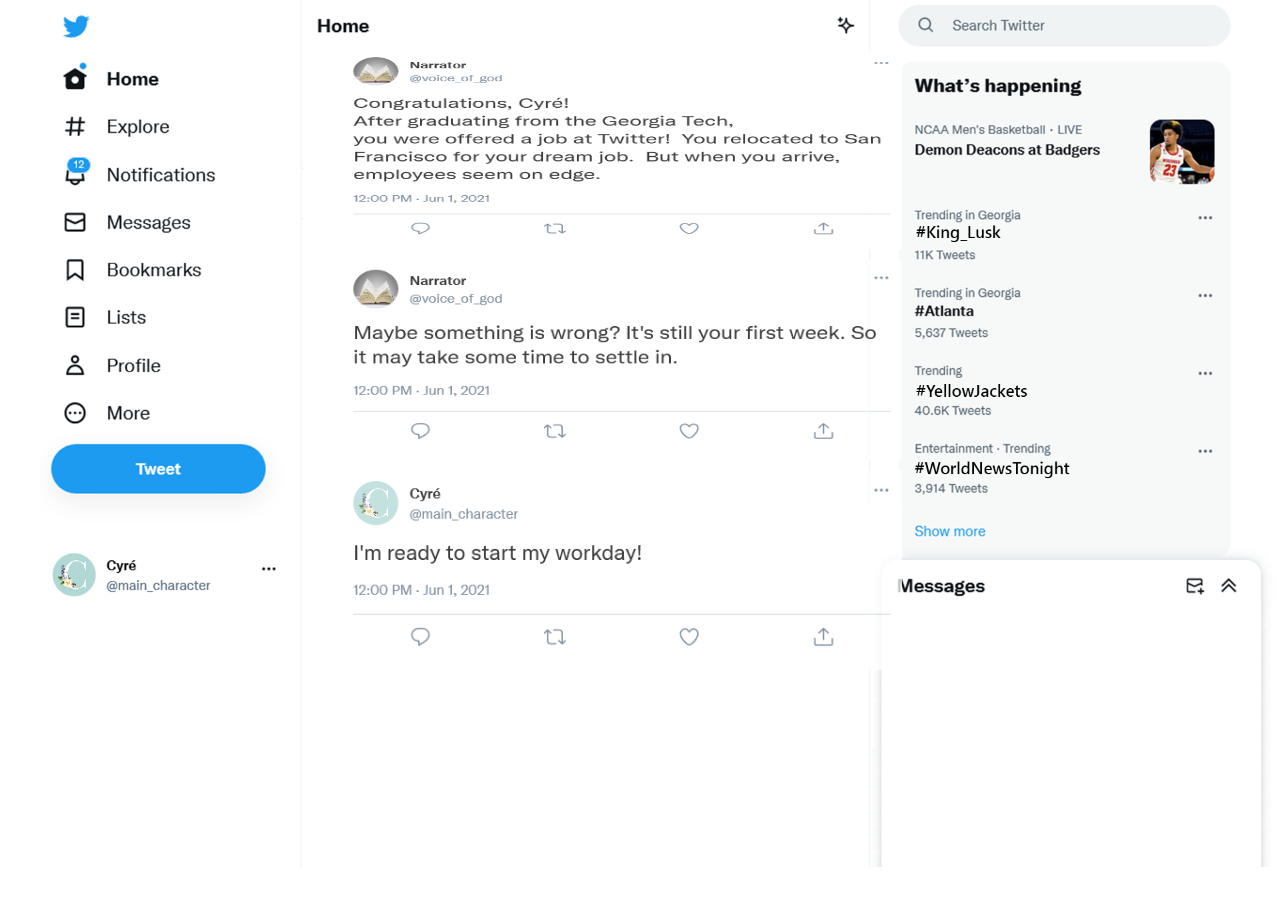
<file: index.html>
<!DOCTYPE html>
<html>
	<head>
		<meta name="viewport" content="width=device-width, initial-scale=1">
		<meta charset="utf-8">
		<title>index</title>
		<style>
		/*! normalize.css v8.0.1 | MIT License | github.com/necolas/normalize.css */html{line-height:1.15;-webkit-text-size-adjust:100%}details,main,tw-passage{display:block}h1{font-size:2em;margin:.67em 0}hr{box-sizing:content-box;height:0;overflow:visible}code,kbd,pre,samp{font-family:monospace,monospace;font-size:1em}a{background-color:transparent;color:#222;text-decoration-color:#ccc}abbr[title]{border-bottom:none;text-decoration:underline;text-decoration:underline dotted}b,strong{font-weight:bolder}small{font-size:80%}sub,sup{font-size:75%;line-height:0;position:relative;vertical-align:baseline}sub{bottom:-.25em}sup{top:-.5em}img{border-style:none}button,input,optgroup,select,textarea{font-family:inherit;font-size:100%;line-height:1.15;margin:0}button,input{overflow:visible}button,select{text-transform:none}[type=button],[type=reset],[type=submit],button{-webkit-appearance:button}[type=button]::-moz-focus-inner,[type=reset]::-moz-focus-inner,[type=submit]::-moz-focus-inner,button::-moz-focus-inner{border-style:none;padding:0}[type=button]:-moz-focusring,[type=reset]:-moz-focusring,[type=submit]:-moz-focusring,button:-moz-focusring{outline:ButtonText dotted 1px}fieldset{padding:.35em .75em .625em}legend{box-sizing:border-box;color:inherit;display:table;max-width:100%;padding:0;white-space:normal}progress{vertical-align:baseline}textarea{overflow:auto}[type=checkbox],[type=radio]{box-sizing:border-box;padding:0}[type=number]::-webkit-inner-spin-button,[type=number]::-webkit-outer-spin-button{height:auto}[type=search]{-webkit-appearance:textfield;outline-offset:-2px}[type=search]::-webkit-search-decoration{-webkit-appearance:none}::-webkit-file-upload-button{-webkit-appearance:button;font:inherit}summary{display:list-item}[hidden],template,tw-storydata{display:none}body{font:1.5em "Helvetica Neue",Helvetica,Arial,sans-serif;color:#222;margin:.5em}tw-story{max-width:35em;margin:0 auto;line-height:150%;display:block}a:hover{color:#cc8929;text-decoration-color:#cc8929}a:active{color:#ffb040;text-decoration-color:#cc8929}@media screen and (max-width:480px){#passage{font-size:70%}}
		</style>
	</head>
	<body>
		<tw-story tags></tw-story>
		<tw-storydata name="index" startnode="1" creator="Twine" creator-version="2.5.1" format="Snowman" format-version="2.0.2" ifid="AEB12B76-E7D9-41BA-A4DC-894485433F63" options="" tags="" zoom="0.6" hidden><style role="stylesheet" id="twine-user-stylesheet" type="text/twine-css">body
{
  background: url(bg.png) no-repeat scroll;
  background-size: cover; 
}
tw-story
{
  margin-top: 50px;
  margin-left: 330px;
}

img:hover.choice {
  box-shadow: 0 0 2px 1px rgba(0, 140, 186, 0.5);
}</style><script role="script" id="twine-user-script" type="text/twine-javascript">
$(document).on('sm.passage.showing', function(event, passage) {
     $("tw-story").hide().fadeIn(1000);
  let deletingImg= document.getElementById("eval");
  if (deletingImg){
     document.querySelector('tw-story').removeChild(deletingImg); 
  }
});

window.GE=window.GE || {}

GE.posList=["eval1.png", "eval2.png", "eval3.png"];
GE.negList=["eval4.png", "eval5.png", "eval6.png"];

GE.generateRandImg = function(){
	let image = document.createElement ("img");
  image.setAttribute("src", either(GE.testList));
  image.setAttribute("height","200" );
  image.setAttribute("width","560");
  image.setAttribute("id", "eval");
  document.querySelector('tw-story').appendChild(image);
}

GE.karma = 0;

//adds a num (pos or neg) to karma. call this function with:
// <% GE.addKarma(num) %> at the top of each relevant passage
GE.addKarma = function (num) {
  console.log("Old Karma: " + GE.karma);
  GE.karma = GE.karma + num;
  console.log("New Karma: " + GE.karma);
}

//calls the inverse of add karma
GE.subtractKarma = function (num) {
  GE.addKarma(-1 * num);
}

// baseline value to compare against to check if we're at a positive or negative evaluation
GE.baseline = 0;

GE.showEval = function(){
  let image = document.createElement ("img");
  if (GE.karma>=GE.baseline){
    image.setAttribute("src", either(GE.posList));
  }
  else{
    image.setAttribute("src", either(GE.negList));
  }
  image.setAttribute("height","200" );
  image.setAttribute("width","560");
  image.setAttribute("id", "eval");
  document.querySelector('tw-story').appendChild(image);
}

</script><tw-tag name="Twitter" color="blue"></tw-tag><tw-tag name="Tweet" color="blue"></tw-tag><tw-passagedata pid="1" name="Welcome to Twitter" tags="tweet" position="600,275" size="100,100">&lt;img src=&quot;1-1.png&quot; width=&quot;560&quot; height= &quot;200&quot;&gt;
&lt;img src=&quot;1-2.png&quot; width=&quot;560&quot; height= &quot;200&quot;&gt;
[[&lt;img class= &quot;choice&quot; src=&#39;1a.png&#39;  width=&#39;560&#39; height= &#39;200&#39;&gt;|I&#39;m ready to start my workday!]]</tw-passagedata><tw-passagedata pid="2" name="I&#39;m ready to start my workday!" tags="" position="725,400" size="100,100">&lt;img src=&quot;2.png&quot; width=&quot;560&quot; height= &quot;200&quot;&gt;
[[&lt;img class= &quot;choice&quot; src=&#39;2a.png&#39;  width=&#39;560&#39; height= &#39;200&#39;&gt;|See what Rudy has to say.]]</tw-passagedata><tw-passagedata pid="3" name="See what Rudy has to say." tags="" position="725,525" size="100,100">&lt;img src=&quot;3.png&quot; width=&quot;560&quot; height= &quot;200&quot;&gt;
[[&lt;img class= &quot;choice&quot; src=&#39;3a.png&#39;  width=&#39;560&#39; height= &#39;200&#39;&gt;|Uhh... wow I had no idea.]]
[[&lt;img class= &quot;choice&quot; src=&#39;3b.png&#39;  width=&#39;560&#39; height= &#39;200&#39;&gt;|That&#39;s pretty exciting!]]</tw-passagedata><tw-passagedata pid="4" name="That&#39;s pretty exciting!" tags="" position="850,650" size="100,100">&lt;% GE.addKarma(1); %&gt;
&lt;img src=&quot;4.png&quot; width=&quot;560&quot; height= &quot;200&quot;&gt;
[[&lt;img class= &quot;choice&quot; src=&#39;4a.png&#39;  width=&#39;560&#39; height= &#39;200&#39;&gt;|Go back to work.]]</tw-passagedata><tw-passagedata pid="5" name="Uhh... wow I had no idea." tags="" position="725,650" size="100,100">&lt;% GE.subtractKarma(1); %&gt;
&lt;img src=&quot;4.png&quot; width=&quot;560&quot; height= &quot;200&quot;&gt;
[[&lt;img class= &quot;choice&quot; src=&#39;4a.png&#39;  width=&#39;560&#39; height= &#39;200&#39;&gt;|Go back to work.]]</tw-passagedata><tw-passagedata pid="6" name="Go back to work." tags="" position="725,775" size="100,100">&lt;img src=&quot;5.png&quot; width=&quot;560&quot; height= &quot;200&quot;&gt;
[[&lt;img class= &quot;choice&quot; src=&#39;5a.png&#39;  width=&#39;560&#39; height= &#39;200&#39;&gt;|Head home and get some rest.]]</tw-passagedata><tw-passagedata pid="7" name="Head home and get some rest." tags="" position="725,900" size="100,100">&lt;img src=&quot;6.png&quot; width=&quot;560&quot; height= &quot;200&quot;&gt;
[[&lt;img class= &quot;choice&quot; src=&#39;6a.png&#39;  width=&#39;560&#39; height= &#39;200&#39;&gt;|See who it&#39;s from?]]</tw-passagedata><tw-passagedata pid="8" name="See who it&#39;s from?" tags="" position="725,1025" size="100,100">&lt;img src=&quot;7.png&quot; width=&quot;560&quot; height= &quot;200&quot;&gt;
[[&lt;img class= &quot;choice&quot; src=&#39;7a.png&#39;  width=&#39;560&#39; height= &#39;200&#39;&gt;|Make your way to Emon&#39;s office.]]</tw-passagedata><tw-passagedata pid="9" name="Make your way to Emon&#39;s office." tags="" position="675,1200" size="100,100">&lt;img src=&quot;8-1.png&quot; width=&quot;560&quot; height= &quot;200&quot;&gt;
&lt;img src=&quot;8-2.png&quot; width=&quot;560&quot; height= &quot;200&quot;&gt;
[[&lt;img class= &quot;choice&quot; src=&#39;8a.png&#39;  width=&#39;560&#39; height= &#39;200&#39;&gt;|I don&#39;t know you, sir.]]
[[&lt;img class= &quot;choice&quot; src=&#39;8b.png&#39;  width=&#39;560&#39; height= &#39;200&#39;&gt;|Um... yeah!]]</tw-passagedata><tw-passagedata pid="10" name="I don&#39;t know you, sir." tags="" position="700,1475" size="100,100">&lt;% GE.subtractKarma(5); %&gt;
&lt;img src=&quot;9.png&quot; width=&quot;560&quot; height= &quot;200&quot;&gt;
[[&lt;img class= &quot;choice&quot; src=&#39;9a.png&#39;  width=&#39;560&#39; height= &#39;200&#39;&gt;|Head to your desk]]</tw-passagedata><tw-passagedata pid="11" name="Um... yeah!" tags="" position="850,1275" size="100,100">&lt;% GE.addKarma(2); %&gt;
&lt;img src=&quot;10.png&quot; width=&quot;560&quot; height= &quot;200&quot;&gt;
&lt;img src=&quot;10-1.png&quot; width=&quot;560&quot; height= &quot;200&quot;&gt;
[[&lt;img class= &quot;choice&quot; src=&#39;9a.png&#39;  width=&#39;560&#39; height= &#39;200&#39;&gt;|Head to your desk]]</tw-passagedata><tw-passagedata pid="12" name="Check your email inbox." tags="" position="1075,1175" size="100,100">&lt;img src=&quot;12.png&quot; width=&quot;560&quot; height= &quot;200&quot;&gt;
[[&lt;img class= &quot;choice&quot; src=&#39;12a.png&#39;  width=&#39;560&#39; height= &#39;200&#39;&gt;|Close email and return to work.]]
&lt;% GE.showEval(); %&gt;</tw-passagedata><tw-passagedata pid="13" name="Close email and return to work." tags="" position="1250,1125" size="100,100">&lt;img src=&quot;13.png&quot; width=&quot;560&quot; height= &quot;200&quot;&gt;
[[&lt;img class= &quot;choice&quot; src=&#39;13a.png&#39;  width=&#39;560&#39; height= &#39;200&#39;&gt;|Head straight to your morning meeting?]]
</tw-passagedata><tw-passagedata pid="14" name="Head straight to your morning meeting?" tags="" position="1500,1150" size="100,100">&lt;img src=&quot;14-1.png&quot; width=&quot;560&quot; height= &quot;200&quot;&gt;
&lt;img src=&quot;14-2.png&quot; width=&quot;560&quot; height= &quot;200&quot;&gt;
[[&lt;img class= &quot;choice&quot; src=&#39;14a.png&#39;  width=&#39;560&#39; height= &#39;200&#39;&gt;|You&#39;re on the spot! Take a second to think!]]
</tw-passagedata><tw-passagedata pid="15" name="You&#39;re on the spot! Take a second to think!" tags="" position="1500,1275" size="100,100">&lt;img src=&quot;15.png&quot; width=&quot;560&quot; height= &quot;200&quot;&gt;
[[&lt;img class= &quot;choice&quot; src=&#39;15a.png&#39;  width=&#39;560&#39; height= &#39;200&#39;&gt;|Warn Emon that Twitter will crash if he removes all loops from source code.]]
[[&lt;img class= &quot;choice&quot; src=&#39;15b.png&#39;  width=&#39;560&#39; height= &#39;200&#39;&gt;|This is too much pressure.  Shrug and say nothing. Hope for the best!]]</tw-passagedata><tw-passagedata pid="16" name="Warn Emon that Twitter will crash if he removes all loops from source code." tags="" position="1675,1400" size="100,100">&lt;% GE.subtractKarma(2); %&gt;
&lt;img src=&quot;17.png&quot; width=&quot;560&quot; height= &quot;200&quot;&gt;
[[&lt;img class= &quot;choice&quot; src=&#39;16a.png&#39;  width=&#39;560&#39; height= &#39;200&#39;&gt;|Finish your work day. ]]</tw-passagedata><tw-passagedata pid="17" name="This is too much pressure.  Shrug and say nothing. Hope for the best!" tags="" position="1500,1400" size="100,100">&lt;% GE.addKarma(2); %&gt;
&lt;img src=&quot;16-1.png&quot; width=&quot;560&quot; height= &quot;200&quot;&gt;
&lt;img src=&quot;16-2.png&quot; width=&quot;560&quot; height= &quot;200&quot;&gt;
[[&lt;img class= &quot;choice&quot; src=&#39;16a.png&#39;  width=&#39;560&#39; height= &#39;200&#39;&gt;|Finish your work day. ]]</tw-passagedata><tw-passagedata pid="18" name="Finish your work day. " tags="" position="1500,1525" size="100,100">&lt;img src=&quot;18.png&quot; width=&quot;560&quot; height= &quot;200&quot;&gt;
[[&lt;img class= &quot;choice&quot; src=&#39;18a.png&#39;  width=&#39;560&#39; height= &#39;200&#39;&gt;|Open Emon&#39;s email.]]</tw-passagedata><tw-passagedata pid="19" name="I can&#39;t do this! Ignore Emon&#39;s email and quit." tags="" position="1700,1700" size="100,100">&lt;img src=&quot;20.png&quot; width=&quot;560&quot; height= &quot;200&quot;&gt;
[[&lt;img class= &quot;choice&quot; src=&#39;20a.png&#39;  width=&#39;560&#39; height= &#39;200&#39;&gt;|Good End Screen]]</tw-passagedata><tw-passagedata pid="20" name="I need this job. The money is good. Tell Emon you&#39;re in." tags="" position="1700,1900" size="100,100">&lt;img src=&quot;21-1.png&quot; width=&quot;560&quot; height= &quot;200&quot;&gt;
&lt;img src=&quot;21-2.png&quot; width=&quot;560&quot; height= &quot;200&quot;&gt;
[[&lt;img class= &quot;choice&quot; src=&#39;21a.png&#39;  width=&#39;560&#39; height= &#39;200&#39;&gt;|What am I doing... Im out of here! ]]
[[&lt;img class= &quot;choice&quot; src=&#39;21b.png&#39;  width=&#39;560&#39; height= &#39;200&#39;&gt;|Skim your contract briefly and sign it. What choice do you have.]]
</tw-passagedata><tw-passagedata pid="21" name="What am I doing... Im out of here! " tags="" position="1925,1800" size="100,100">&lt;img src=&quot;22-1.png&quot; width=&quot;560&quot; height= &quot;200&quot;&gt;
&lt;img src=&quot;22-2.png&quot; width=&quot;560&quot; height= &quot;200&quot;&gt;
[[&lt;img class= &quot;choice&quot; src=&#39;20a.png&#39;  width=&#39;560&#39; height= &#39;200&#39;&gt;|Good End Screen]]</tw-passagedata><tw-passagedata pid="22" name="Skim your contract briefly and sign it. What choice do you have." tags="" position="1875,2025" size="100,100">&lt;img src=&quot;24.png&quot; width=&quot;560&quot; height= &quot;200&quot;&gt;
[[&lt;img class= &quot;choice&quot; src=&#39;24a.png&#39;  width=&#39;560&#39; height= &#39;200&#39;&gt;|No time to slack. Back to work.]]
[[&lt;img class= &quot;choice&quot; src=&#39;24b.png&#39;  width=&#39;560&#39; height= &#39;200&#39;&gt;|Maybe I can still quit?]]
</tw-passagedata><tw-passagedata pid="23" name="No time to slack. Back to work." tags="" position="2000,2250" size="100,100">&lt;img src=&quot;25.png&quot; width=&quot;560&quot; height= &quot;200&quot;&gt;
&lt;% GE.addKarma(1); 
 GE.showEval();
 %&gt;</tw-passagedata><tw-passagedata pid="24" name="Maybe I can still quit?" tags="" position="2225,2025" size="100,100">&lt;img src=&quot;26.png&quot; width=&quot;560&quot; height= &quot;200&quot;&gt;
&lt;% GE.subtractKarma(1); 
 GE.showEval();
 %&gt;</tw-passagedata><tw-passagedata pid="25" name="Head to your desk" tags="" position="975,1475" size="100,100">&lt;img src=&quot;11.png&quot; width=&quot;560&quot; height= &quot;200&quot;&gt;
[[&lt;img class= &quot;choice&quot; src=&#39;11a.png&#39;  width=&#39;560&#39; height= &#39;200&#39;&gt;|Check your email inbox.]]</tw-passagedata><tw-passagedata pid="26" name="Open Emon&#39;s email." tags="" position="1500,1675" size="100,100">&lt;img src=&quot;19.png&quot; width=&quot;560&quot; height= &quot;200&quot;&gt;
[[&lt;img class= &quot;choice&quot; src=&#39;19a.png&#39;  width=&#39;560&#39; height= &#39;200&#39;&gt;|I can&#39;t do this! Ignore Emon&#39;s email and quit.]]
[[&lt;img class= &quot;choice&quot; src=&#39;19b.png&#39;  width=&#39;560&#39; height= &#39;200&#39;&gt;|I need this job. The money is good. Tell Emon you&#39;re in.]]</tw-passagedata><tw-passagedata pid="27" name="Good End Screen" tags="" position="2200,1575" size="100,100">&lt;img src=&quot;23.png&quot; width=&quot;560&quot; height= &quot;200&quot;&gt;
&lt;%= GE.karma %&gt;</tw-passagedata></tw-storydata>
		<script>
		(function(){function r(e,n,t){function o(i,f){if(!n[i]){if(!e[i]){var c="function"==typeof require&&require;if(!f&&c)return c(i,!0);if(u)return u(i,!0);var a=new Error("Cannot find module '"+i+"'");throw a.code="MODULE_NOT_FOUND",a}var p=n[i]={exports:{}};e[i][0].call(p.exports,function(r){var n=e[i][1][r];return o(n||r)},p,p.exports,r,e,n,t)}return n[i].exports}for(var u="function"==typeof require&&require,i=0;i<t.length;i++)o(t[i]);return o}return r})()({1:[function(require,module,exports){
"use strict";window.either=function(){for(var n=[],t=0;t<arguments.length;t++)if(arguments[t]instanceof Array)for(var r=0;r<arguments[t].length;r++)n.push(arguments[t][r]);else n.push(arguments[t]);return n[_.random(n.length-1)]},window.hasVisited=function(){var n=null;if(1==arguments.length)return null!=(n=window.story.passage(arguments[0]))&&window.story.history.includes(n.id);for(var t=0;t<arguments.length;t++)if(null==(n=window.story.passage(arguments[t]))||0==window.story.history.includes(n.id))return!1;return!0},window.visited=function(){for(var n=[],t=[],r=0;r<arguments.length;r++){var e=window.story.passage(arguments[r]);null!=e&&(t=window.story.history.filter(function(n){return n==e.id})),n.push(t.length)}return Math.min.apply(Math,n)},window.renderToSelector=function(n,t){var r=window.story.passage(t);null!=r&&$(n).html(r.render())},window.getStyles=function(){return $.when.apply($,$.map(arguments,function(n){return $.get(n,function(n){$("<style>"+n+"</style>").appendTo("head")})}))};

},{}],2:[function(require,module,exports){
"use strict";function _classCallCheck(e,r){if(!(e instanceof r))throw new TypeError("Cannot call a class as a function")}function _defineProperties(e,r){for(var n=0;n<r.length;n++){var t=r[n];t.enumerable=t.enumerable||!1,t.configurable=!0,"value"in t&&(t.writable=!0),Object.defineProperty(e,t.key,t)}}function _createClass(e,r,n){return r&&_defineProperties(e.prototype,r),n&&_defineProperties(e,n),e}var Passage=function(){function e(r,n,t,s){if(_classCallCheck(this,e),"undefined"==typeof $||null===$)throw new Error("Global '$' not defined!");if("undefined"==typeof _||null===_)throw new Error("Global '_' not defined!");if("undefined"==typeof marked||null===marked)throw new Error("Global 'marked' not defined!");this.id=r||1,this.name=n||"Default",this.tags=t||[],this.source=_.unescape(s)}return _createClass(e,[{key:"render",value:function(e){null==e&&(e=this.source);var r="";try{r=_.template(e)({s:window.story.state,$:$})}catch(e){$.event.trigger("sm.story.error",[e,"Passage.render() using _.template()"])}function n(e){for(var r="",n=0;"-"===e[n]||"0"===e[n];n++)switch(e[n]){case"-":r+='style="display:none" ';break;case"0":r+='href="javascript:void(0)" '}for(var t=[],s=null,a=/([#\.])([^#\.]+)/g,i=a.exec(e);null!==i;){switch(i[1]){case"#":s=i[2];break;case".":t.push(i[2])}i=a.exec(e)}return null!==s&&(r+='id="'+s+'" '),t.length>0&&(r+='class="'+t.join(" ")+'"'),r.trim()}r=(r=(r=r.replace(/<([a-z]+)([\.#\-0].*?)(?=[\s>])/gi,function(e,r,t){return"<"+r+" "+n(t)})).replace(/\[\[(.*?)\]\]\{(.*?)\}/g,function(e,r,t){var s=r,a=r.indexOf("|");if(-1!=a)s=r.substr(0,a),r=r.substr(a+1);else{var i=r.indexOf("->");if(-1!=i)s=r.substr(0,i),r=r.substr(i+2);else{var o=r.indexOf("<-");-1!=o&&(s=r.substr(o+2),r=r.substr(0,o))}}return'<a href="javascript:void(0)" data-passage="'+r+'" '+n(t)+">"+s+"</a>"})).replace(/\[\[(.*?)\]\]/g,function(e,r){var n=r,t=r.indexOf("|");if(-1!=t)n=r.substr(0,t),r=r.substr(t+1);else{var s=r.indexOf("->");if(-1!=s)n=r.substr(0,s),r=r.substr(s+2);else{var a=r.indexOf("<-");-1!=a&&(n=r.substr(a+2),r=r.substr(0,a))}}return'<a href="javascript:void(0)" data-passage="'+r+'">'+n+"</a>"});var t=new marked.Renderer;t.code=function(e,r,n){return e},marked.setOptions({smartypants:!0,renderer:t});var s=marked(r);return!r.endsWith("</p>\n")&&s.endsWith("</p>\n")&&(s=s.replace(/^<p>|<\/p>$|<\/p>\n$/g,"")),s}}]),e}();module.exports=Passage;

},{}],3:[function(require,module,exports){
"use strict";function _classCallCheck(t,e){if(!(t instanceof e))throw new TypeError("Cannot call a class as a function")}function _defineProperties(t,e){for(var s=0;s<e.length;s++){var r=e[s];r.enumerable=r.enumerable||!1,r.configurable=!0,"value"in r&&(r.writable=!0),Object.defineProperty(t,r.key,r)}}function _createClass(t,e,s){return e&&_defineProperties(t.prototype,e),s&&_defineProperties(t,s),t}var LZString=require("lz-string"),Passage=require("./Passage.js"),Story=function(){function Story(t){if(_classCallCheck(this,Story),"undefined"==typeof $||null===$)throw new Error("Global $ not defined!");if("undefined"==typeof _||null===_)throw new Error("Global _ not defined!");this.dataEl=t,this.name=this.dataEl.attr("name"),this.startPassage=parseInt(this.dataEl.attr("startnode")),this.creator=this.dataEl.attr("creator"),this.creatorVersion=this.dataEl.attr("creator-version"),this.history=[],this.state={},this.checkpointName="",this.ignoreErrors=!1,this.errorMessage="",this.atCheckpoint=!1,this.passages=[];var e=[];t.children("tw-passagedata").each(function(){var t=$(this),s=parseInt(t.attr("pid")),r=t.attr("tags");e[s]=new Passage(s,t.attr("name"),""!==r&&void 0!==r?r.split(" "):[],t.html())}),this.passages=e,this.userScripts=[];var s=!0,r=!1,i=void 0;try{for(var a,n=this.dataEl.children('*[type="text/twine-javascript"]')[Symbol.iterator]();!(s=(a=n.next()).done);s=!0){var h=a.value;this.userScripts.push($(h).html())}}catch(t){r=!0,i=t}finally{try{s||null==n.return||n.return()}finally{if(r)throw i}}this.userStyles=[];var o=!0,c=!1,l=void 0;try{for(var p,g=this.dataEl.children('*[type="text/twine-css"]')[Symbol.iterator]();!(o=(p=g.next()).done);o=!0){var u=p.value;this.userStyles.push($(u).html())}}catch(t){c=!0,l=t}finally{try{o||null==g.return||g.return()}finally{if(c)throw l}}window.onerror=function(t,e,s,r,i){$.event.trigger("sm.story.error",[i,"Browser"])},$(window).on("sm.story.error",function(t,e,s){this.errorMessage="In "+s+": "+e.name+": "+e.message,0==this.ignoreErrors&&$("tw-story").html(this.errorMessage)}.bind(this))}return _createClass(Story,[{key:"start",value:function start(el){this.$el=$(el),this.$passageEl=$('<tw-passage class="passage" aria-live="polite"></tw-passage>'),this.$el.append(this.$passageEl),$(window).on("popstate",function(t){var e=t.originalEvent.state;e?(this.state=e.state,this.history=e.history,this.checkpointName=e.checkpointName,this.show(this.history[this.history.length-1],!0)):this.history.length>1&&(this.state={},this.history=[],this.checkpointName="",this.show(this.startPassage,!0))}.bind(this)),this.$el.on("click","a[data-passage]",function(t){this.show(_.unescape($(t.target).closest("[data-passage]").data("passage")))}.bind(this)),$(window).on("hashchange",function(){this.restore(window.location.hash.replace("#",""))}.bind(this)),_.each(this.userStyles,function(t){this.$el.append("<style>"+t+"</style>")},this),_.each(this.userScripts,function(script){try{eval(script)}catch(t){$.event.trigger("sm.story.error",[t,"Story JavaScript Eval()"])}},this),$.event.trigger("sm.story.started",{story:this}),""!==window.location.hash&&this.restore(window.location.hash.replace("#",""))||(this.show(this.startPassage),this.atCheckpoint=!0)}},{key:"passage",value:function(t){var e=null;if(_.isNumber(t))t<this.passages.length&&(e=this.passages[t]);else if(_.isString(t)){var s=this.passages.filter(function(e){return e.name==t});0!=s.length&&(e=s[0])}return e}},{key:"show",value:function(t){var e=arguments.length>1&&void 0!==arguments[1]&&arguments[1],s=this.passage(t);if(null==s)throw new Error('There is no passage with the ID or name "'+t+'"');if(this.$passageEl.trigger("sm.passage.hidden",{passage:window.passage}),this.$passageEl.trigger("sm.passage.showing",{passage:s}),0==e){this.history.push(s.id);try{this.atCheckpoint?window.history.pushState({state:this.state,history:this.history,checkpointName:this.checkpointName},"",""):window.history.replaceState({state:this.state,history:this.history,checkpointName:this.checkpointName},"","")}catch(t){$.event.trigger("sm.checkpoint.failed",{error:t})}$.event.trigger("sm.checkpoint.added",{name:t})}window.passage=s,this.atCheckpoint=!1;try{this.$passageEl.html(s.render())}catch(t){$.event.trigger("sm.story.error",[t,"Story.show()"])}this.$passageEl.trigger("sm.passage.shown",{passage:s})}},{key:"render",value:function(t){var e=this.passage(t);if(!e)throw new Error("There is no passage with the ID or name "+t);return e.render()}},{key:"checkpoint",value:function(t){void 0!==t?(document.title=this.name+": "+t,this.checkpointName=t):this.checkpointName="",this.atCheckpoint=!0,$.event.trigger("sm.checkpoint.adding",{name:t})}},{key:"save",value:function(){var t=LZString.compressToBase64(JSON.stringify({state:this.state,history:this.history,checkpointName:this.checkpointName}));return window.location.hash=t,$.event.trigger("sm.story.saved"),t}},{key:"restore",value:function(t){try{var e=JSON.parse(LZString.decompressFromBase64(t));this.state=e.state,this.history=e.history,this.checkpointName=e.checkpointName,this.show(this.history[this.history.length-1],!0)}catch(t){return $.event.trigger("sm.restore.failed",{error:t}),!1}return $.event.trigger("sm.restore.success"),!0}}]),Story}();module.exports=Story;

},{"./Passage.js":2,"lz-string":312}],4:[function(require,module,exports){
"use strict";var polyfill=require("@babel/polyfill"),$=window.$=window.jQuery=require("jquery"),_=window._=require("underscore"),marked=window.marked=require("marked"),Story=window.Story=require("./Story.js"),Passage=window.Passage=require("./Passage.js");require("./Misc.js"),$(function(){window.story=new Story($("tw-storydata")),window.story.start($("tw-story"))});

},{"./Misc.js":1,"./Passage.js":2,"./Story.js":3,"@babel/polyfill":5,"jquery":311,"marked":313,"underscore":315}],5:[function(require,module,exports){
"use strict";require("./noConflict");var _global=_interopRequireDefault(require("core-js/library/fn/global"));function _interopRequireDefault(e){return e&&e.__esModule?e:{default:e}}_global.default._babelPolyfill&&"undefined"!=typeof console&&console.warn&&console.warn("@babel/polyfill is loaded more than once on this page. This is probably not desirable/intended and may have consequences if different versions of the polyfills are applied sequentially. If you do need to load the polyfill more than once, use @babel/polyfill/noConflict instead to bypass the warning."),_global.default._babelPolyfill=!0;

},{"./noConflict":6,"core-js/library/fn/global":19}],6:[function(require,module,exports){
"use strict";require("core-js/es6"),require("core-js/fn/array/includes"),require("core-js/fn/array/flat-map"),require("core-js/fn/string/pad-start"),require("core-js/fn/string/pad-end"),require("core-js/fn/string/trim-start"),require("core-js/fn/string/trim-end"),require("core-js/fn/symbol/async-iterator"),require("core-js/fn/object/get-own-property-descriptors"),require("core-js/fn/object/values"),require("core-js/fn/object/entries"),require("core-js/fn/promise/finally"),require("core-js/web"),require("regenerator-runtime/runtime");

},{"core-js/es6":7,"core-js/fn/array/flat-map":8,"core-js/fn/array/includes":9,"core-js/fn/object/entries":10,"core-js/fn/object/get-own-property-descriptors":11,"core-js/fn/object/values":12,"core-js/fn/promise/finally":13,"core-js/fn/string/pad-end":14,"core-js/fn/string/pad-start":15,"core-js/fn/string/trim-end":16,"core-js/fn/string/trim-start":17,"core-js/fn/symbol/async-iterator":18,"core-js/web":310,"regenerator-runtime/runtime":314}],7:[function(require,module,exports){
require("../modules/es6.symbol"),require("../modules/es6.object.create"),require("../modules/es6.object.define-property"),require("../modules/es6.object.define-properties"),require("../modules/es6.object.get-own-property-descriptor"),require("../modules/es6.object.get-prototype-of"),require("../modules/es6.object.keys"),require("../modules/es6.object.get-own-property-names"),require("../modules/es6.object.freeze"),require("../modules/es6.object.seal"),require("../modules/es6.object.prevent-extensions"),require("../modules/es6.object.is-frozen"),require("../modules/es6.object.is-sealed"),require("../modules/es6.object.is-extensible"),require("../modules/es6.object.assign"),require("../modules/es6.object.is"),require("../modules/es6.object.set-prototype-of"),require("../modules/es6.object.to-string"),require("../modules/es6.function.bind"),require("../modules/es6.function.name"),require("../modules/es6.function.has-instance"),require("../modules/es6.parse-int"),require("../modules/es6.parse-float"),require("../modules/es6.number.constructor"),require("../modules/es6.number.to-fixed"),require("../modules/es6.number.to-precision"),require("../modules/es6.number.epsilon"),require("../modules/es6.number.is-finite"),require("../modules/es6.number.is-integer"),require("../modules/es6.number.is-nan"),require("../modules/es6.number.is-safe-integer"),require("../modules/es6.number.max-safe-integer"),require("../modules/es6.number.min-safe-integer"),require("../modules/es6.number.parse-float"),require("../modules/es6.number.parse-int"),require("../modules/es6.math.acosh"),require("../modules/es6.math.asinh"),require("../modules/es6.math.atanh"),require("../modules/es6.math.cbrt"),require("../modules/es6.math.clz32"),require("../modules/es6.math.cosh"),require("../modules/es6.math.expm1"),require("../modules/es6.math.fround"),require("../modules/es6.math.hypot"),require("../modules/es6.math.imul"),require("../modules/es6.math.log10"),require("../modules/es6.math.log1p"),require("../modules/es6.math.log2"),require("../modules/es6.math.sign"),require("../modules/es6.math.sinh"),require("../modules/es6.math.tanh"),require("../modules/es6.math.trunc"),require("../modules/es6.string.from-code-point"),require("../modules/es6.string.raw"),require("../modules/es6.string.trim"),require("../modules/es6.string.iterator"),require("../modules/es6.string.code-point-at"),require("../modules/es6.string.ends-with"),require("../modules/es6.string.includes"),require("../modules/es6.string.repeat"),require("../modules/es6.string.starts-with"),require("../modules/es6.string.anchor"),require("../modules/es6.string.big"),require("../modules/es6.string.blink"),require("../modules/es6.string.bold"),require("../modules/es6.string.fixed"),require("../modules/es6.string.fontcolor"),require("../modules/es6.string.fontsize"),require("../modules/es6.string.italics"),require("../modules/es6.string.link"),require("../modules/es6.string.small"),require("../modules/es6.string.strike"),require("../modules/es6.string.sub"),require("../modules/es6.string.sup"),require("../modules/es6.date.now"),require("../modules/es6.date.to-json"),require("../modules/es6.date.to-iso-string"),require("../modules/es6.date.to-string"),require("../modules/es6.date.to-primitive"),require("../modules/es6.array.is-array"),require("../modules/es6.array.from"),require("../modules/es6.array.of"),require("../modules/es6.array.join"),require("../modules/es6.array.slice"),require("../modules/es6.array.sort"),require("../modules/es6.array.for-each"),require("../modules/es6.array.map"),require("../modules/es6.array.filter"),require("../modules/es6.array.some"),require("../modules/es6.array.every"),require("../modules/es6.array.reduce"),require("../modules/es6.array.reduce-right"),require("../modules/es6.array.index-of"),require("../modules/es6.array.last-index-of"),require("../modules/es6.array.copy-within"),require("../modules/es6.array.fill"),require("../modules/es6.array.find"),require("../modules/es6.array.find-index"),require("../modules/es6.array.species"),require("../modules/es6.array.iterator"),require("../modules/es6.regexp.constructor"),require("../modules/es6.regexp.exec"),require("../modules/es6.regexp.to-string"),require("../modules/es6.regexp.flags"),require("../modules/es6.regexp.match"),require("../modules/es6.regexp.replace"),require("../modules/es6.regexp.search"),require("../modules/es6.regexp.split"),require("../modules/es6.promise"),require("../modules/es6.map"),require("../modules/es6.set"),require("../modules/es6.weak-map"),require("../modules/es6.weak-set"),require("../modules/es6.typed.array-buffer"),require("../modules/es6.typed.data-view"),require("../modules/es6.typed.int8-array"),require("../modules/es6.typed.uint8-array"),require("../modules/es6.typed.uint8-clamped-array"),require("../modules/es6.typed.int16-array"),require("../modules/es6.typed.uint16-array"),require("../modules/es6.typed.int32-array"),require("../modules/es6.typed.uint32-array"),require("../modules/es6.typed.float32-array"),require("../modules/es6.typed.float64-array"),require("../modules/es6.reflect.apply"),require("../modules/es6.reflect.construct"),require("../modules/es6.reflect.define-property"),require("../modules/es6.reflect.delete-property"),require("../modules/es6.reflect.enumerate"),require("../modules/es6.reflect.get"),require("../modules/es6.reflect.get-own-property-descriptor"),require("../modules/es6.reflect.get-prototype-of"),require("../modules/es6.reflect.has"),require("../modules/es6.reflect.is-extensible"),require("../modules/es6.reflect.own-keys"),require("../modules/es6.reflect.prevent-extensions"),require("../modules/es6.reflect.set"),require("../modules/es6.reflect.set-prototype-of"),module.exports=require("../modules/_core");

},{"../modules/_core":56,"../modules/es6.array.copy-within":158,"../modules/es6.array.every":159,"../modules/es6.array.fill":160,"../modules/es6.array.filter":161,"../modules/es6.array.find":163,"../modules/es6.array.find-index":162,"../modules/es6.array.for-each":164,"../modules/es6.array.from":165,"../modules/es6.array.index-of":166,"../modules/es6.array.is-array":167,"../modules/es6.array.iterator":168,"../modules/es6.array.join":169,"../modules/es6.array.last-index-of":170,"../modules/es6.array.map":171,"../modules/es6.array.of":172,"../modules/es6.array.reduce":174,"../modules/es6.array.reduce-right":173,"../modules/es6.array.slice":175,"../modules/es6.array.some":176,"../modules/es6.array.sort":177,"../modules/es6.array.species":178,"../modules/es6.date.now":179,"../modules/es6.date.to-iso-string":180,"../modules/es6.date.to-json":181,"../modules/es6.date.to-primitive":182,"../modules/es6.date.to-string":183,"../modules/es6.function.bind":184,"../modules/es6.function.has-instance":185,"../modules/es6.function.name":186,"../modules/es6.map":187,"../modules/es6.math.acosh":188,"../modules/es6.math.asinh":189,"../modules/es6.math.atanh":190,"../modules/es6.math.cbrt":191,"../modules/es6.math.clz32":192,"../modules/es6.math.cosh":193,"../modules/es6.math.expm1":194,"../modules/es6.math.fround":195,"../modules/es6.math.hypot":196,"../modules/es6.math.imul":197,"../modules/es6.math.log10":198,"../modules/es6.math.log1p":199,"../modules/es6.math.log2":200,"../modules/es6.math.sign":201,"../modules/es6.math.sinh":202,"../modules/es6.math.tanh":203,"../modules/es6.math.trunc":204,"../modules/es6.number.constructor":205,"../modules/es6.number.epsilon":206,"../modules/es6.number.is-finite":207,"../modules/es6.number.is-integer":208,"../modules/es6.number.is-nan":209,"../modules/es6.number.is-safe-integer":210,"../modules/es6.number.max-safe-integer":211,"../modules/es6.number.min-safe-integer":212,"../modules/es6.number.parse-float":213,"../modules/es6.number.parse-int":214,"../modules/es6.number.to-fixed":215,"../modules/es6.number.to-precision":216,"../modules/es6.object.assign":217,"../modules/es6.object.create":218,"../modules/es6.object.define-properties":219,"../modules/es6.object.define-property":220,"../modules/es6.object.freeze":221,"../modules/es6.object.get-own-property-descriptor":222,"../modules/es6.object.get-own-property-names":223,"../modules/es6.object.get-prototype-of":224,"../modules/es6.object.is":228,"../modules/es6.object.is-extensible":225,"../modules/es6.object.is-frozen":226,"../modules/es6.object.is-sealed":227,"../modules/es6.object.keys":229,"../modules/es6.object.prevent-extensions":230,"../modules/es6.object.seal":231,"../modules/es6.object.set-prototype-of":232,"../modules/es6.object.to-string":233,"../modules/es6.parse-float":234,"../modules/es6.parse-int":235,"../modules/es6.promise":236,"../modules/es6.reflect.apply":237,"../modules/es6.reflect.construct":238,"../modules/es6.reflect.define-property":239,"../modules/es6.reflect.delete-property":240,"../modules/es6.reflect.enumerate":241,"../modules/es6.reflect.get":244,"../modules/es6.reflect.get-own-property-descriptor":242,"../modules/es6.reflect.get-prototype-of":243,"../modules/es6.reflect.has":245,"../modules/es6.reflect.is-extensible":246,"../modules/es6.reflect.own-keys":247,"../modules/es6.reflect.prevent-extensions":248,"../modules/es6.reflect.set":250,"../modules/es6.reflect.set-prototype-of":249,"../modules/es6.regexp.constructor":251,"../modules/es6.regexp.exec":252,"../modules/es6.regexp.flags":253,"../modules/es6.regexp.match":254,"../modules/es6.regexp.replace":255,"../modules/es6.regexp.search":256,"../modules/es6.regexp.split":257,"../modules/es6.regexp.to-string":258,"../modules/es6.set":259,"../modules/es6.string.anchor":260,"../modules/es6.string.big":261,"../modules/es6.string.blink":262,"../modules/es6.string.bold":263,"../modules/es6.string.code-point-at":264,"../modules/es6.string.ends-with":265,"../modules/es6.string.fixed":266,"../modules/es6.string.fontcolor":267,"../modules/es6.string.fontsize":268,"../modules/es6.string.from-code-point":269,"../modules/es6.string.includes":270,"../modules/es6.string.italics":271,"../modules/es6.string.iterator":272,"../modules/es6.string.link":273,"../modules/es6.string.raw":274,"../modules/es6.string.repeat":275,"../modules/es6.string.small":276,"../modules/es6.string.starts-with":277,"../modules/es6.string.strike":278,"../modules/es6.string.sub":279,"../modules/es6.string.sup":280,"../modules/es6.string.trim":281,"../modules/es6.symbol":282,"../modules/es6.typed.array-buffer":283,"../modules/es6.typed.data-view":284,"../modules/es6.typed.float32-array":285,"../modules/es6.typed.float64-array":286,"../modules/es6.typed.int16-array":287,"../modules/es6.typed.int32-array":288,"../modules/es6.typed.int8-array":289,"../modules/es6.typed.uint16-array":290,"../modules/es6.typed.uint32-array":291,"../modules/es6.typed.uint8-array":292,"../modules/es6.typed.uint8-clamped-array":293,"../modules/es6.weak-map":294,"../modules/es6.weak-set":295}],8:[function(require,module,exports){
require("../../modules/es7.array.flat-map"),module.exports=require("../../modules/_core").Array.flatMap;

},{"../../modules/_core":56,"../../modules/es7.array.flat-map":296}],9:[function(require,module,exports){
require("../../modules/es7.array.includes"),module.exports=require("../../modules/_core").Array.includes;

},{"../../modules/_core":56,"../../modules/es7.array.includes":297}],10:[function(require,module,exports){
require("../../modules/es7.object.entries"),module.exports=require("../../modules/_core").Object.entries;

},{"../../modules/_core":56,"../../modules/es7.object.entries":298}],11:[function(require,module,exports){
require("../../modules/es7.object.get-own-property-descriptors"),module.exports=require("../../modules/_core").Object.getOwnPropertyDescriptors;

},{"../../modules/_core":56,"../../modules/es7.object.get-own-property-descriptors":299}],12:[function(require,module,exports){
require("../../modules/es7.object.values"),module.exports=require("../../modules/_core").Object.values;

},{"../../modules/_core":56,"../../modules/es7.object.values":300}],13:[function(require,module,exports){
"use strict";require("../../modules/es6.promise"),require("../../modules/es7.promise.finally"),module.exports=require("../../modules/_core").Promise.finally;

},{"../../modules/_core":56,"../../modules/es6.promise":236,"../../modules/es7.promise.finally":301}],14:[function(require,module,exports){
require("../../modules/es7.string.pad-end"),module.exports=require("../../modules/_core").String.padEnd;

},{"../../modules/_core":56,"../../modules/es7.string.pad-end":302}],15:[function(require,module,exports){
require("../../modules/es7.string.pad-start"),module.exports=require("../../modules/_core").String.padStart;

},{"../../modules/_core":56,"../../modules/es7.string.pad-start":303}],16:[function(require,module,exports){
require("../../modules/es7.string.trim-right"),module.exports=require("../../modules/_core").String.trimRight;

},{"../../modules/_core":56,"../../modules/es7.string.trim-right":305}],17:[function(require,module,exports){
require("../../modules/es7.string.trim-left"),module.exports=require("../../modules/_core").String.trimLeft;

},{"../../modules/_core":56,"../../modules/es7.string.trim-left":304}],18:[function(require,module,exports){
require("../../modules/es7.symbol.async-iterator"),module.exports=require("../../modules/_wks-ext").f("asyncIterator");

},{"../../modules/_wks-ext":155,"../../modules/es7.symbol.async-iterator":306}],19:[function(require,module,exports){
require("../modules/es7.global"),module.exports=require("../modules/_core").global;

},{"../modules/_core":22,"../modules/es7.global":36}],20:[function(require,module,exports){
module.exports=function(o){if("function"!=typeof o)throw TypeError(o+" is not a function!");return o};

},{}],21:[function(require,module,exports){
var isObject=require("./_is-object");module.exports=function(e){if(!isObject(e))throw TypeError(e+" is not an object!");return e};

},{"./_is-object":32}],22:[function(require,module,exports){
var core=module.exports={version:"2.6.9"};"number"==typeof __e&&(__e=core);

},{}],23:[function(require,module,exports){
var aFunction=require("./_a-function");module.exports=function(n,r,t){if(aFunction(n),void 0===r)return n;switch(t){case 1:return function(t){return n.call(r,t)};case 2:return function(t,u){return n.call(r,t,u)};case 3:return function(t,u,e){return n.call(r,t,u,e)}}return function(){return n.apply(r,arguments)}};

},{"./_a-function":20}],24:[function(require,module,exports){
module.exports=!require("./_fails")(function(){return 7!=Object.defineProperty({},"a",{get:function(){return 7}}).a});

},{"./_fails":27}],25:[function(require,module,exports){
var isObject=require("./_is-object"),document=require("./_global").document,is=isObject(document)&&isObject(document.createElement);module.exports=function(e){return is?document.createElement(e):{}};

},{"./_global":28,"./_is-object":32}],26:[function(require,module,exports){
var global=require("./_global"),core=require("./_core"),ctx=require("./_ctx"),hide=require("./_hide"),has=require("./_has"),PROTOTYPE="prototype",$export=function(e,r,t){var o,n,p,i=e&$export.F,x=e&$export.G,c=e&$export.S,a=e&$export.P,u=e&$export.B,l=e&$export.W,$=x?core:core[r]||(core[r]={}),P=$[PROTOTYPE],s=x?global:c?global[r]:(global[r]||{})[PROTOTYPE];for(o in x&&(t=r),t)(n=!i&&s&&void 0!==s[o])&&has($,o)||(p=n?s[o]:t[o],$[o]=x&&"function"!=typeof s[o]?t[o]:u&&n?ctx(p,global):l&&s[o]==p?function(e){var r=function(r,t,o){if(this instanceof e){switch(arguments.length){case 0:return new e;case 1:return new e(r);case 2:return new e(r,t)}return new e(r,t,o)}return e.apply(this,arguments)};return r[PROTOTYPE]=e[PROTOTYPE],r}(p):a&&"function"==typeof p?ctx(Function.call,p):p,a&&(($.virtual||($.virtual={}))[o]=p,e&$export.R&&P&&!P[o]&&hide(P,o,p)))};$export.F=1,$export.G=2,$export.S=4,$export.P=8,$export.B=16,$export.W=32,$export.U=64,$export.R=128,module.exports=$export;

},{"./_core":22,"./_ctx":23,"./_global":28,"./_has":29,"./_hide":30}],27:[function(require,module,exports){
module.exports=function(r){try{return!!r()}catch(r){return!0}};

},{}],28:[function(require,module,exports){
var global=module.exports="undefined"!=typeof window&&window.Math==Math?window:"undefined"!=typeof self&&self.Math==Math?self:Function("return this")();"number"==typeof __g&&(__g=global);

},{}],29:[function(require,module,exports){
var hasOwnProperty={}.hasOwnProperty;module.exports=function(r,e){return hasOwnProperty.call(r,e)};

},{}],30:[function(require,module,exports){
var dP=require("./_object-dp"),createDesc=require("./_property-desc");module.exports=require("./_descriptors")?function(e,r,t){return dP.f(e,r,createDesc(1,t))}:function(e,r,t){return e[r]=t,e};

},{"./_descriptors":24,"./_object-dp":33,"./_property-desc":34}],31:[function(require,module,exports){
module.exports=!require("./_descriptors")&&!require("./_fails")(function(){return 7!=Object.defineProperty(require("./_dom-create")("div"),"a",{get:function(){return 7}}).a});

},{"./_descriptors":24,"./_dom-create":25,"./_fails":27}],32:[function(require,module,exports){
module.exports=function(o){return"object"==typeof o?null!==o:"function"==typeof o};

},{}],33:[function(require,module,exports){
var anObject=require("./_an-object"),IE8_DOM_DEFINE=require("./_ie8-dom-define"),toPrimitive=require("./_to-primitive"),dP=Object.defineProperty;exports.f=require("./_descriptors")?Object.defineProperty:function(e,r,t){if(anObject(e),r=toPrimitive(r,!0),anObject(t),IE8_DOM_DEFINE)try{return dP(e,r,t)}catch(e){}if("get"in t||"set"in t)throw TypeError("Accessors not supported!");return"value"in t&&(e[r]=t.value),e};

},{"./_an-object":21,"./_descriptors":24,"./_ie8-dom-define":31,"./_to-primitive":35}],34:[function(require,module,exports){
module.exports=function(e,r){return{enumerable:!(1&e),configurable:!(2&e),writable:!(4&e),value:r}};

},{}],35:[function(require,module,exports){
var isObject=require("./_is-object");module.exports=function(t,e){if(!isObject(t))return t;var r,i;if(e&&"function"==typeof(r=t.toString)&&!isObject(i=r.call(t)))return i;if("function"==typeof(r=t.valueOf)&&!isObject(i=r.call(t)))return i;if(!e&&"function"==typeof(r=t.toString)&&!isObject(i=r.call(t)))return i;throw TypeError("Can't convert object to primitive value")};

},{"./_is-object":32}],36:[function(require,module,exports){
var $export=require("./_export");$export($export.G,{global:require("./_global")});

},{"./_export":26,"./_global":28}],37:[function(require,module,exports){
module.exports=function(o){if("function"!=typeof o)throw TypeError(o+" is not a function!");return o};

},{}],38:[function(require,module,exports){
var cof=require("./_cof");module.exports=function(r,e){if("number"!=typeof r&&"Number"!=cof(r))throw TypeError(e);return+r};

},{"./_cof":52}],39:[function(require,module,exports){
var UNSCOPABLES=require("./_wks")("unscopables"),ArrayProto=Array.prototype;null==ArrayProto[UNSCOPABLES]&&require("./_hide")(ArrayProto,UNSCOPABLES,{}),module.exports=function(r){ArrayProto[UNSCOPABLES][r]=!0};

},{"./_hide":76,"./_wks":156}],40:[function(require,module,exports){
"use strict";var at=require("./_string-at")(!0);module.exports=function(t,r,e){return r+(e?at(t,r).length:1)};

},{"./_string-at":133}],41:[function(require,module,exports){
module.exports=function(o,n,r,i){if(!(o instanceof n)||void 0!==i&&i in o)throw TypeError(r+": incorrect invocation!");return o};

},{}],42:[function(require,module,exports){
var isObject=require("./_is-object");module.exports=function(e){if(!isObject(e))throw TypeError(e+" is not an object!");return e};

},{"./_is-object":85}],43:[function(require,module,exports){
"use strict";var toObject=require("./_to-object"),toAbsoluteIndex=require("./_to-absolute-index"),toLength=require("./_to-length");module.exports=[].copyWithin||function(t,e){var o=toObject(this),n=toLength(o.length),i=toAbsoluteIndex(t,n),r=toAbsoluteIndex(e,n),u=arguments.length>2?arguments[2]:void 0,l=Math.min((void 0===u?n:toAbsoluteIndex(u,n))-r,n-i),d=1;for(r<i&&i<r+l&&(d=-1,r+=l-1,i+=l-1);l-- >0;)r in o?o[i]=o[r]:delete o[i],i+=d,r+=d;return o};

},{"./_to-absolute-index":141,"./_to-length":145,"./_to-object":146}],44:[function(require,module,exports){
"use strict";var toObject=require("./_to-object"),toAbsoluteIndex=require("./_to-absolute-index"),toLength=require("./_to-length");module.exports=function(t){for(var e=toObject(this),o=toLength(e.length),r=arguments.length,n=toAbsoluteIndex(r>1?arguments[1]:void 0,o),u=r>2?arguments[2]:void 0,i=void 0===u?o:toAbsoluteIndex(u,o);i>n;)e[n++]=t;return e};

},{"./_to-absolute-index":141,"./_to-length":145,"./_to-object":146}],45:[function(require,module,exports){
var toIObject=require("./_to-iobject"),toLength=require("./_to-length"),toAbsoluteIndex=require("./_to-absolute-index");module.exports=function(e){return function(t,o,r){var n,u=toIObject(t),i=toLength(u.length),f=toAbsoluteIndex(r,i);if(e&&o!=o){for(;i>f;)if((n=u[f++])!=n)return!0}else for(;i>f;f++)if((e||f in u)&&u[f]===o)return e||f||0;return!e&&-1}};

},{"./_to-absolute-index":141,"./_to-iobject":144,"./_to-length":145}],46:[function(require,module,exports){
var ctx=require("./_ctx"),IObject=require("./_iobject"),toObject=require("./_to-object"),toLength=require("./_to-length"),asc=require("./_array-species-create");module.exports=function(e,r){var t=1==e,c=2==e,i=3==e,n=4==e,u=6==e,o=5==e||u,s=r||asc;return function(r,a,f){for(var b,h,j=toObject(r),l=IObject(j),q=ctx(a,f,3),_=toLength(l.length),g=0,v=t?s(r,_):c?s(r,0):void 0;_>g;g++)if((o||g in l)&&(h=q(b=l[g],g,j),e))if(t)v[g]=h;else if(h)switch(e){case 3:return!0;case 5:return b;case 6:return g;case 2:v.push(b)}else if(n)return!1;return u?-1:i||n?n:v}};

},{"./_array-species-create":49,"./_ctx":58,"./_iobject":81,"./_to-length":145,"./_to-object":146}],47:[function(require,module,exports){
var aFunction=require("./_a-function"),toObject=require("./_to-object"),IObject=require("./_iobject"),toLength=require("./_to-length");module.exports=function(e,t,r,o,i){aFunction(t);var n=toObject(e),u=IObject(n),c=toLength(n.length),a=i?c-1:0,f=i?-1:1;if(r<2)for(;;){if(a in u){o=u[a],a+=f;break}if(a+=f,i?a<0:c<=a)throw TypeError("Reduce of empty array with no initial value")}for(;i?a>=0:c>a;a+=f)a in u&&(o=t(o,u[a],a,n));return o};

},{"./_a-function":37,"./_iobject":81,"./_to-length":145,"./_to-object":146}],48:[function(require,module,exports){
var isObject=require("./_is-object"),isArray=require("./_is-array"),SPECIES=require("./_wks")("species");module.exports=function(r){var e;return isArray(r)&&("function"!=typeof(e=r.constructor)||e!==Array&&!isArray(e.prototype)||(e=void 0),isObject(e)&&null===(e=e[SPECIES])&&(e=void 0)),void 0===e?Array:e};

},{"./_is-array":83,"./_is-object":85,"./_wks":156}],49:[function(require,module,exports){
var speciesConstructor=require("./_array-species-constructor");module.exports=function(r,e){return new(speciesConstructor(r))(e)};

},{"./_array-species-constructor":48}],50:[function(require,module,exports){
"use strict";var aFunction=require("./_a-function"),isObject=require("./_is-object"),invoke=require("./_invoke"),arraySlice=[].slice,factories={},construct=function(t,r,e){if(!(r in factories)){for(var i=[],n=0;n<r;n++)i[n]="a["+n+"]";factories[r]=Function("F,a","return new F("+i.join(",")+")")}return factories[r](t,e)};module.exports=Function.bind||function(t){var r=aFunction(this),e=arraySlice.call(arguments,1),i=function(){var n=e.concat(arraySlice.call(arguments));return this instanceof i?construct(r,n.length,n):invoke(r,n,t)};return isObject(r.prototype)&&(i.prototype=r.prototype),i};

},{"./_a-function":37,"./_invoke":80,"./_is-object":85}],51:[function(require,module,exports){
var cof=require("./_cof"),TAG=require("./_wks")("toStringTag"),ARG="Arguments"==cof(function(){return arguments}()),tryGet=function(t,e){try{return t[e]}catch(t){}};module.exports=function(t){var e,r,n;return void 0===t?"Undefined":null===t?"Null":"string"==typeof(r=tryGet(e=Object(t),TAG))?r:ARG?cof(e):"Object"==(n=cof(e))&&"function"==typeof e.callee?"Arguments":n};

},{"./_cof":52,"./_wks":156}],52:[function(require,module,exports){
var toString={}.toString;module.exports=function(t){return toString.call(t).slice(8,-1)};

},{}],53:[function(require,module,exports){
"use strict";var dP=require("./_object-dp").f,create=require("./_object-create"),redefineAll=require("./_redefine-all"),ctx=require("./_ctx"),anInstance=require("./_an-instance"),forOf=require("./_for-of"),$iterDefine=require("./_iter-define"),step=require("./_iter-step"),setSpecies=require("./_set-species"),DESCRIPTORS=require("./_descriptors"),fastKey=require("./_meta").fastKey,validate=require("./_validate-collection"),SIZE=DESCRIPTORS?"_s":"size",getEntry=function(e,t){var r,i=fastKey(t);if("F"!==i)return e._i[i];for(r=e._f;r;r=r.n)if(r.k==t)return r};module.exports={getConstructor:function(e,t,r,i){var n=e(function(e,f){anInstance(e,n,t,"_i"),e._t=t,e._i=create(null),e._f=void 0,e._l=void 0,e[SIZE]=0,null!=f&&forOf(f,r,e[i],e)});return redefineAll(n.prototype,{clear:function(){for(var e=validate(this,t),r=e._i,i=e._f;i;i=i.n)i.r=!0,i.p&&(i.p=i.p.n=void 0),delete r[i.i];e._f=e._l=void 0,e[SIZE]=0},delete:function(e){var r=validate(this,t),i=getEntry(r,e);if(i){var n=i.n,f=i.p;delete r._i[i.i],i.r=!0,f&&(f.n=n),n&&(n.p=f),r._f==i&&(r._f=n),r._l==i&&(r._l=f),r[SIZE]--}return!!i},forEach:function(e){validate(this,t);for(var r,i=ctx(e,arguments.length>1?arguments[1]:void 0,3);r=r?r.n:this._f;)for(i(r.v,r.k,this);r&&r.r;)r=r.p},has:function(e){return!!getEntry(validate(this,t),e)}}),DESCRIPTORS&&dP(n.prototype,"size",{get:function(){return validate(this,t)[SIZE]}}),n},def:function(e,t,r){var i,n,f=getEntry(e,t);return f?f.v=r:(e._l=f={i:n=fastKey(t,!0),k:t,v:r,p:i=e._l,n:void 0,r:!1},e._f||(e._f=f),i&&(i.n=f),e[SIZE]++,"F"!==n&&(e._i[n]=f)),e},getEntry:getEntry,setStrong:function(e,t,r){$iterDefine(e,t,function(e,r){this._t=validate(e,t),this._k=r,this._l=void 0},function(){for(var e=this._k,t=this._l;t&&t.r;)t=t.p;return this._t&&(this._l=t=t?t.n:this._t._f)?step(0,"keys"==e?t.k:"values"==e?t.v:[t.k,t.v]):(this._t=void 0,step(1))},r?"entries":"values",!r,!0),setSpecies(t)}};

},{"./_an-instance":41,"./_ctx":58,"./_descriptors":62,"./_for-of":72,"./_iter-define":89,"./_iter-step":91,"./_meta":98,"./_object-create":102,"./_object-dp":103,"./_redefine-all":121,"./_set-species":127,"./_validate-collection":153}],54:[function(require,module,exports){
"use strict";var redefineAll=require("./_redefine-all"),getWeak=require("./_meta").getWeak,anObject=require("./_an-object"),isObject=require("./_is-object"),anInstance=require("./_an-instance"),forOf=require("./_for-of"),createArrayMethod=require("./_array-methods"),$has=require("./_has"),validate=require("./_validate-collection"),arrayFind=createArrayMethod(5),arrayFindIndex=createArrayMethod(6),id=0,uncaughtFrozenStore=function(e){return e._l||(e._l=new UncaughtFrozenStore)},UncaughtFrozenStore=function(){this.a=[]},findUncaughtFrozen=function(e,t){return arrayFind(e.a,function(e){return e[0]===t})};UncaughtFrozenStore.prototype={get:function(e){var t=findUncaughtFrozen(this,e);if(t)return t[1]},has:function(e){return!!findUncaughtFrozen(this,e)},set:function(e,t){var r=findUncaughtFrozen(this,e);r?r[1]=t:this.a.push([e,t])},delete:function(e){var t=arrayFindIndex(this.a,function(t){return t[0]===e});return~t&&this.a.splice(t,1),!!~t}},module.exports={getConstructor:function(e,t,r,n){var a=e(function(e,i){anInstance(e,a,t,"_i"),e._t=t,e._i=id++,e._l=void 0,null!=i&&forOf(i,r,e[n],e)});return redefineAll(a.prototype,{delete:function(e){if(!isObject(e))return!1;var r=getWeak(e);return!0===r?uncaughtFrozenStore(validate(this,t)).delete(e):r&&$has(r,this._i)&&delete r[this._i]},has:function(e){if(!isObject(e))return!1;var r=getWeak(e);return!0===r?uncaughtFrozenStore(validate(this,t)).has(e):r&&$has(r,this._i)}}),a},def:function(e,t,r){var n=getWeak(anObject(t),!0);return!0===n?uncaughtFrozenStore(e).set(t,r):n[e._i]=r,e},ufstore:uncaughtFrozenStore};

},{"./_an-instance":41,"./_an-object":42,"./_array-methods":46,"./_for-of":72,"./_has":75,"./_is-object":85,"./_meta":98,"./_redefine-all":121,"./_validate-collection":153}],55:[function(require,module,exports){
"use strict";var global=require("./_global"),$export=require("./_export"),redefine=require("./_redefine"),redefineAll=require("./_redefine-all"),meta=require("./_meta"),forOf=require("./_for-of"),anInstance=require("./_an-instance"),isObject=require("./_is-object"),fails=require("./_fails"),$iterDetect=require("./_iter-detect"),setToStringTag=require("./_set-to-string-tag"),inheritIfRequired=require("./_inherit-if-required");module.exports=function(e,t,r,i,n,o){var a=global[e],u=a,f=n?"set":"add",s=u&&u.prototype,c={},l=function(e){var t=s[e];redefine(s,e,"delete"==e?function(e){return!(o&&!isObject(e))&&t.call(this,0===e?0:e)}:"has"==e?function(e){return!(o&&!isObject(e))&&t.call(this,0===e?0:e)}:"get"==e?function(e){return o&&!isObject(e)?void 0:t.call(this,0===e?0:e)}:"add"==e?function(e){return t.call(this,0===e?0:e),this}:function(e,r){return t.call(this,0===e?0:e,r),this})};if("function"==typeof u&&(o||s.forEach&&!fails(function(){(new u).entries().next()}))){var d=new u,h=d[f](o?{}:-0,1)!=d,q=fails(function(){d.has(1)}),p=$iterDetect(function(e){new u(e)}),g=!o&&fails(function(){for(var e=new u,t=5;t--;)e[f](t,t);return!e.has(-0)});p||((u=t(function(t,r){anInstance(t,u,e);var i=inheritIfRequired(new a,t,u);return null!=r&&forOf(r,n,i[f],i),i})).prototype=s,s.constructor=u),(q||g)&&(l("delete"),l("has"),n&&l("get")),(g||h)&&l(f),o&&s.clear&&delete s.clear}else u=i.getConstructor(t,e,n,f),redefineAll(u.prototype,r),meta.NEED=!0;return setToStringTag(u,e),c[e]=u,$export($export.G+$export.W+$export.F*(u!=a),c),o||i.setStrong(u,e,n),u};

},{"./_an-instance":41,"./_export":66,"./_fails":68,"./_for-of":72,"./_global":74,"./_inherit-if-required":79,"./_is-object":85,"./_iter-detect":90,"./_meta":98,"./_redefine":122,"./_redefine-all":121,"./_set-to-string-tag":128}],56:[function(require,module,exports){
var core=module.exports={version:"2.6.9"};"number"==typeof __e&&(__e=core);

},{}],57:[function(require,module,exports){
"use strict";var $defineProperty=require("./_object-dp"),createDesc=require("./_property-desc");module.exports=function(e,r,t){r in e?$defineProperty.f(e,r,createDesc(0,t)):e[r]=t};

},{"./_object-dp":103,"./_property-desc":120}],58:[function(require,module,exports){
var aFunction=require("./_a-function");module.exports=function(n,r,t){if(aFunction(n),void 0===r)return n;switch(t){case 1:return function(t){return n.call(r,t)};case 2:return function(t,u){return n.call(r,t,u)};case 3:return function(t,u,e){return n.call(r,t,u,e)}}return function(){return n.apply(r,arguments)}};

},{"./_a-function":37}],59:[function(require,module,exports){
"use strict";var fails=require("./_fails"),getTime=Date.prototype.getTime,$toISOString=Date.prototype.toISOString,lz=function(t){return t>9?t:"0"+t};module.exports=fails(function(){return"0385-07-25T07:06:39.999Z"!=$toISOString.call(new Date(-5e13-1))})||!fails(function(){$toISOString.call(new Date(NaN))})?function(){if(!isFinite(getTime.call(this)))throw RangeError("Invalid time value");var t=this,e=t.getUTCFullYear(),i=t.getUTCMilliseconds(),l=e<0?"-":e>9999?"+":"";return l+("00000"+Math.abs(e)).slice(l?-6:-4)+"-"+lz(t.getUTCMonth()+1)+"-"+lz(t.getUTCDate())+"T"+lz(t.getUTCHours())+":"+lz(t.getUTCMinutes())+":"+lz(t.getUTCSeconds())+"."+(i>99?i:"0"+lz(i))+"Z"}:$toISOString;

},{"./_fails":68}],60:[function(require,module,exports){
"use strict";var anObject=require("./_an-object"),toPrimitive=require("./_to-primitive"),NUMBER="number";module.exports=function(r){if("string"!==r&&r!==NUMBER&&"default"!==r)throw TypeError("Incorrect hint");return toPrimitive(anObject(this),r!=NUMBER)};

},{"./_an-object":42,"./_to-primitive":147}],61:[function(require,module,exports){
module.exports=function(o){if(null==o)throw TypeError("Can't call method on  "+o);return o};

},{}],62:[function(require,module,exports){
module.exports=!require("./_fails")(function(){return 7!=Object.defineProperty({},"a",{get:function(){return 7}}).a});

},{"./_fails":68}],63:[function(require,module,exports){
var isObject=require("./_is-object"),document=require("./_global").document,is=isObject(document)&&isObject(document.createElement);module.exports=function(e){return is?document.createElement(e):{}};

},{"./_global":74,"./_is-object":85}],64:[function(require,module,exports){
module.exports="constructor,hasOwnProperty,isPrototypeOf,propertyIsEnumerable,toLocaleString,toString,valueOf".split(",");

},{}],65:[function(require,module,exports){
var getKeys=require("./_object-keys"),gOPS=require("./_object-gops"),pIE=require("./_object-pie");module.exports=function(e){var r=getKeys(e),t=gOPS.f;if(t)for(var o,u=t(e),g=pIE.f,i=0;u.length>i;)g.call(e,o=u[i++])&&r.push(o);return r};

},{"./_object-gops":108,"./_object-keys":111,"./_object-pie":112}],66:[function(require,module,exports){
var global=require("./_global"),core=require("./_core"),hide=require("./_hide"),redefine=require("./_redefine"),ctx=require("./_ctx"),PROTOTYPE="prototype",$export=function(e,o,r){var t,x,p,l,i=e&$export.F,$=e&$export.G,c=e&$export.S,a=e&$export.P,n=e&$export.B,P=$?global:c?global[o]||(global[o]={}):(global[o]||{})[PROTOTYPE],u=$?core:core[o]||(core[o]={}),b=u[PROTOTYPE]||(u[PROTOTYPE]={});for(t in $&&(r=o),r)p=((x=!i&&P&&void 0!==P[t])?P:r)[t],l=n&&x?ctx(p,global):a&&"function"==typeof p?ctx(Function.call,p):p,P&&redefine(P,t,p,e&$export.U),u[t]!=p&&hide(u,t,l),a&&b[t]!=p&&(b[t]=p)};global.core=core,$export.F=1,$export.G=2,$export.S=4,$export.P=8,$export.B=16,$export.W=32,$export.U=64,$export.R=128,module.exports=$export;

},{"./_core":56,"./_ctx":58,"./_global":74,"./_hide":76,"./_redefine":122}],67:[function(require,module,exports){
var MATCH=require("./_wks")("match");module.exports=function(r){var t=/./;try{"/./"[r](t)}catch(c){try{return t[MATCH]=!1,!"/./"[r](t)}catch(r){}}return!0};

},{"./_wks":156}],68:[function(require,module,exports){
module.exports=function(r){try{return!!r()}catch(r){return!0}};

},{}],69:[function(require,module,exports){
"use strict";require("./es6.regexp.exec");var redefine=require("./_redefine"),hide=require("./_hide"),fails=require("./_fails"),defined=require("./_defined"),wks=require("./_wks"),regexpExec=require("./_regexp-exec"),SPECIES=wks("species"),REPLACE_SUPPORTS_NAMED_GROUPS=!fails(function(){var e=/./;return e.exec=function(){var e=[];return e.groups={a:"7"},e},"7"!=="".replace(e,"$<a>")}),SPLIT_WORKS_WITH_OVERWRITTEN_EXEC=function(){var e=/(?:)/,r=e.exec;e.exec=function(){return r.apply(this,arguments)};var n="ab".split(e);return 2===n.length&&"a"===n[0]&&"b"===n[1]}();module.exports=function(e,r,n){var i=wks(e),t=!fails(function(){var r={};return r[i]=function(){return 7},7!=""[e](r)}),u=t?!fails(function(){var r=!1,n=/a/;return n.exec=function(){return r=!0,null},"split"===e&&(n.constructor={},n.constructor[SPECIES]=function(){return n}),n[i](""),!r}):void 0;if(!t||!u||"replace"===e&&!REPLACE_SUPPORTS_NAMED_GROUPS||"split"===e&&!SPLIT_WORKS_WITH_OVERWRITTEN_EXEC){var c=/./[i],a=n(defined,i,""[e],function(e,r,n,i,u){return r.exec===regexpExec?t&&!u?{done:!0,value:c.call(r,n,i)}:{done:!0,value:e.call(n,r,i)}:{done:!1}}),o=a[0],f=a[1];redefine(String.prototype,e,o),hide(RegExp.prototype,i,2==r?function(e,r){return f.call(e,this,r)}:function(e){return f.call(e,this)})}};

},{"./_defined":61,"./_fails":68,"./_hide":76,"./_redefine":122,"./_regexp-exec":124,"./_wks":156,"./es6.regexp.exec":252}],70:[function(require,module,exports){
"use strict";var anObject=require("./_an-object");module.exports=function(){var e=anObject(this),t="";return e.global&&(t+="g"),e.ignoreCase&&(t+="i"),e.multiline&&(t+="m"),e.unicode&&(t+="u"),e.sticky&&(t+="y"),t};

},{"./_an-object":42}],71:[function(require,module,exports){
"use strict";var isArray=require("./_is-array"),isObject=require("./_is-object"),toLength=require("./_to-length"),ctx=require("./_ctx"),IS_CONCAT_SPREADABLE=require("./_wks")("isConcatSpreadable");function flattenIntoArray(r,e,t,i,a,n,o,s){for(var A,c,u=a,_=0,f=!!o&&ctx(o,s,3);_<i;){if(_ in t){if(A=f?f(t[_],_,e):t[_],c=!1,isObject(A)&&(c=void 0!==(c=A[IS_CONCAT_SPREADABLE])?!!c:isArray(A)),c&&n>0)u=flattenIntoArray(r,e,A,toLength(A.length),u,n-1)-1;else{if(u>=9007199254740991)throw TypeError();r[u]=A}u++}_++}return u}module.exports=flattenIntoArray;

},{"./_ctx":58,"./_is-array":83,"./_is-object":85,"./_to-length":145,"./_wks":156}],72:[function(require,module,exports){
var ctx=require("./_ctx"),call=require("./_iter-call"),isArrayIter=require("./_is-array-iter"),anObject=require("./_an-object"),toLength=require("./_to-length"),getIterFn=require("./core.get-iterator-method"),BREAK={},RETURN={},exports=module.exports=function(e,r,t,o,i){var n,a,R,c,l=i?function(){return e}:getIterFn(e),u=ctx(t,o,r?2:1),E=0;if("function"!=typeof l)throw TypeError(e+" is not iterable!");if(isArrayIter(l)){for(n=toLength(e.length);n>E;E++)if((c=r?u(anObject(a=e[E])[0],a[1]):u(e[E]))===BREAK||c===RETURN)return c}else for(R=l.call(e);!(a=R.next()).done;)if((c=call(R,u,a.value,r))===BREAK||c===RETURN)return c};exports.BREAK=BREAK,exports.RETURN=RETURN;

},{"./_an-object":42,"./_ctx":58,"./_is-array-iter":82,"./_iter-call":87,"./_to-length":145,"./core.get-iterator-method":157}],73:[function(require,module,exports){
module.exports=require("./_shared")("native-function-to-string",Function.toString);

},{"./_shared":130}],74:[function(require,module,exports){
var global=module.exports="undefined"!=typeof window&&window.Math==Math?window:"undefined"!=typeof self&&self.Math==Math?self:Function("return this")();"number"==typeof __g&&(__g=global);

},{}],75:[function(require,module,exports){
var hasOwnProperty={}.hasOwnProperty;module.exports=function(r,e){return hasOwnProperty.call(r,e)};

},{}],76:[function(require,module,exports){
var dP=require("./_object-dp"),createDesc=require("./_property-desc");module.exports=require("./_descriptors")?function(e,r,t){return dP.f(e,r,createDesc(1,t))}:function(e,r,t){return e[r]=t,e};

},{"./_descriptors":62,"./_object-dp":103,"./_property-desc":120}],77:[function(require,module,exports){
var document=require("./_global").document;module.exports=document&&document.documentElement;

},{"./_global":74}],78:[function(require,module,exports){
module.exports=!require("./_descriptors")&&!require("./_fails")(function(){return 7!=Object.defineProperty(require("./_dom-create")("div"),"a",{get:function(){return 7}}).a});

},{"./_descriptors":62,"./_dom-create":63,"./_fails":68}],79:[function(require,module,exports){
var isObject=require("./_is-object"),setPrototypeOf=require("./_set-proto").set;module.exports=function(t,e,o){var r,p=e.constructor;return p!==o&&"function"==typeof p&&(r=p.prototype)!==o.prototype&&isObject(r)&&setPrototypeOf&&setPrototypeOf(t,r),t};

},{"./_is-object":85,"./_set-proto":126}],80:[function(require,module,exports){
module.exports=function(e,r,l){var a=void 0===l;switch(r.length){case 0:return a?e():e.call(l);case 1:return a?e(r[0]):e.call(l,r[0]);case 2:return a?e(r[0],r[1]):e.call(l,r[0],r[1]);case 3:return a?e(r[0],r[1],r[2]):e.call(l,r[0],r[1],r[2]);case 4:return a?e(r[0],r[1],r[2],r[3]):e.call(l,r[0],r[1],r[2],r[3])}return e.apply(l,r)};

},{}],81:[function(require,module,exports){
var cof=require("./_cof");module.exports=Object("z").propertyIsEnumerable(0)?Object:function(e){return"String"==cof(e)?e.split(""):Object(e)};

},{"./_cof":52}],82:[function(require,module,exports){
var Iterators=require("./_iterators"),ITERATOR=require("./_wks")("iterator"),ArrayProto=Array.prototype;module.exports=function(r){return void 0!==r&&(Iterators.Array===r||ArrayProto[ITERATOR]===r)};

},{"./_iterators":92,"./_wks":156}],83:[function(require,module,exports){
var cof=require("./_cof");module.exports=Array.isArray||function(r){return"Array"==cof(r)};

},{"./_cof":52}],84:[function(require,module,exports){
var isObject=require("./_is-object"),floor=Math.floor;module.exports=function(o){return!isObject(o)&&isFinite(o)&&floor(o)===o};

},{"./_is-object":85}],85:[function(require,module,exports){
module.exports=function(o){return"object"==typeof o?null!==o:"function"==typeof o};

},{}],86:[function(require,module,exports){
var isObject=require("./_is-object"),cof=require("./_cof"),MATCH=require("./_wks")("match");module.exports=function(e){var r;return isObject(e)&&(void 0!==(r=e[MATCH])?!!r:"RegExp"==cof(e))};

},{"./_cof":52,"./_is-object":85,"./_wks":156}],87:[function(require,module,exports){
var anObject=require("./_an-object");module.exports=function(r,t,e,a){try{return a?t(anObject(e)[0],e[1]):t(e)}catch(t){var c=r.return;throw void 0!==c&&anObject(c.call(r)),t}};

},{"./_an-object":42}],88:[function(require,module,exports){
"use strict";var create=require("./_object-create"),descriptor=require("./_property-desc"),setToStringTag=require("./_set-to-string-tag"),IteratorPrototype={};require("./_hide")(IteratorPrototype,require("./_wks")("iterator"),function(){return this}),module.exports=function(r,t,e){r.prototype=create(IteratorPrototype,{next:descriptor(1,e)}),setToStringTag(r,t+" Iterator")};

},{"./_hide":76,"./_object-create":102,"./_property-desc":120,"./_set-to-string-tag":128,"./_wks":156}],89:[function(require,module,exports){
"use strict";var LIBRARY=require("./_library"),$export=require("./_export"),redefine=require("./_redefine"),hide=require("./_hide"),Iterators=require("./_iterators"),$iterCreate=require("./_iter-create"),setToStringTag=require("./_set-to-string-tag"),getPrototypeOf=require("./_object-gpo"),ITERATOR=require("./_wks")("iterator"),BUGGY=!([].keys&&"next"in[].keys()),FF_ITERATOR="@@iterator",KEYS="keys",VALUES="values",returnThis=function(){return this};module.exports=function(e,r,t,i,n,o,s){$iterCreate(t,r,i);var u,a,T,R=function(e){if(!BUGGY&&e in E)return E[e];switch(e){case KEYS:case VALUES:return function(){return new t(this,e)}}return function(){return new t(this,e)}},f=r+" Iterator",A=n==VALUES,c=!1,E=e.prototype,I=E[ITERATOR]||E[FF_ITERATOR]||n&&E[n],p=I||R(n),h=n?A?R("entries"):p:void 0,y="Array"==r&&E.entries||I;if(y&&(T=getPrototypeOf(y.call(new e)))!==Object.prototype&&T.next&&(setToStringTag(T,f,!0),LIBRARY||"function"==typeof T[ITERATOR]||hide(T,ITERATOR,returnThis)),A&&I&&I.name!==VALUES&&(c=!0,p=function(){return I.call(this)}),LIBRARY&&!s||!BUGGY&&!c&&E[ITERATOR]||hide(E,ITERATOR,p),Iterators[r]=p,Iterators[f]=returnThis,n)if(u={values:A?p:R(VALUES),keys:o?p:R(KEYS),entries:h},s)for(a in u)a in E||redefine(E,a,u[a]);else $export($export.P+$export.F*(BUGGY||c),r,u);return u};

},{"./_export":66,"./_hide":76,"./_iter-create":88,"./_iterators":92,"./_library":93,"./_object-gpo":109,"./_redefine":122,"./_set-to-string-tag":128,"./_wks":156}],90:[function(require,module,exports){
var ITERATOR=require("./_wks")("iterator"),SAFE_CLOSING=!1;try{var riter=[7][ITERATOR]();riter.return=function(){SAFE_CLOSING=!0},Array.from(riter,function(){throw 2})}catch(r){}module.exports=function(r,t){if(!t&&!SAFE_CLOSING)return!1;var n=!1;try{var e=[7],u=e[ITERATOR]();u.next=function(){return{done:n=!0}},e[ITERATOR]=function(){return u},r(e)}catch(r){}return n};

},{"./_wks":156}],91:[function(require,module,exports){
module.exports=function(e,n){return{value:n,done:!!e}};

},{}],92:[function(require,module,exports){
module.exports={};

},{}],93:[function(require,module,exports){
module.exports=!1;

},{}],94:[function(require,module,exports){
var $expm1=Math.expm1;module.exports=!$expm1||$expm1(10)>22025.465794806718||$expm1(10)<22025.465794806718||-2e-17!=$expm1(-2e-17)?function(e){return 0==(e=+e)?e:e>-1e-6&&e<1e-6?e+e*e/2:Math.exp(e)-1}:$expm1;

},{}],95:[function(require,module,exports){
var sign=require("./_math-sign"),pow=Math.pow,EPSILON=pow(2,-52),EPSILON32=pow(2,-23),MAX32=pow(2,127)*(2-EPSILON32),MIN32=pow(2,-126),roundTiesToEven=function(o){return o+1/EPSILON-1/EPSILON};module.exports=Math.fround||function(o){var n,I,N=Math.abs(o),r=sign(o);return N<MIN32?r*roundTiesToEven(N/MIN32/EPSILON32)*MIN32*EPSILON32:(I=(n=(1+EPSILON32/EPSILON)*N)-(n-N))>MAX32||I!=I?r*(1/0):r*I};

},{"./_math-sign":97}],96:[function(require,module,exports){
module.exports=Math.log1p||function(e){return(e=+e)>-1e-8&&e<1e-8?e-e*e/2:Math.log(1+e)};

},{}],97:[function(require,module,exports){
module.exports=Math.sign||function(n){return 0==(n=+n)||n!=n?n:n<0?-1:1};

},{}],98:[function(require,module,exports){
var META=require("./_uid")("meta"),isObject=require("./_is-object"),has=require("./_has"),setDesc=require("./_object-dp").f,id=0,isExtensible=Object.isExtensible||function(){return!0},FREEZE=!require("./_fails")(function(){return isExtensible(Object.preventExtensions({}))}),setMeta=function(e){setDesc(e,META,{value:{i:"O"+ ++id,w:{}}})},fastKey=function(e,t){if(!isObject(e))return"symbol"==typeof e?e:("string"==typeof e?"S":"P")+e;if(!has(e,META)){if(!isExtensible(e))return"F";if(!t)return"E";setMeta(e)}return e[META].i},getWeak=function(e,t){if(!has(e,META)){if(!isExtensible(e))return!0;if(!t)return!1;setMeta(e)}return e[META].w},onFreeze=function(e){return FREEZE&&meta.NEED&&isExtensible(e)&&!has(e,META)&&setMeta(e),e},meta=module.exports={KEY:META,NEED:!1,fastKey:fastKey,getWeak:getWeak,onFreeze:onFreeze};

},{"./_fails":68,"./_has":75,"./_is-object":85,"./_object-dp":103,"./_uid":151}],99:[function(require,module,exports){
var global=require("./_global"),macrotask=require("./_task").set,Observer=global.MutationObserver||global.WebKitMutationObserver,process=global.process,Promise=global.Promise,isNode="process"==require("./_cof")(process);module.exports=function(){var e,o,r,a=function(){var a,s;for(isNode&&(a=process.domain)&&a.exit();e;){s=e.fn,e=e.next;try{s()}catch(a){throw e?r():o=void 0,a}}o=void 0,a&&a.enter()};if(isNode)r=function(){process.nextTick(a)};else if(!Observer||global.navigator&&global.navigator.standalone)if(Promise&&Promise.resolve){var s=Promise.resolve(void 0);r=function(){s.then(a)}}else r=function(){macrotask.call(global,a)};else{var t=!0,i=document.createTextNode("");new Observer(a).observe(i,{characterData:!0}),r=function(){i.data=t=!t}}return function(a){var s={fn:a,next:void 0};o&&(o.next=s),e||(e=s,r()),o=s}};

},{"./_cof":52,"./_global":74,"./_task":140}],100:[function(require,module,exports){
"use strict";var aFunction=require("./_a-function");function PromiseCapability(i){var o,r;this.promise=new i(function(i,t){if(void 0!==o||void 0!==r)throw TypeError("Bad Promise constructor");o=i,r=t}),this.resolve=aFunction(o),this.reject=aFunction(r)}module.exports.f=function(i){return new PromiseCapability(i)};

},{"./_a-function":37}],101:[function(require,module,exports){
"use strict";var DESCRIPTORS=require("./_descriptors"),getKeys=require("./_object-keys"),gOPS=require("./_object-gops"),pIE=require("./_object-pie"),toObject=require("./_to-object"),IObject=require("./_iobject"),$assign=Object.assign;module.exports=!$assign||require("./_fails")(function(){var e={},t={},r=Symbol(),s="abcdefghijklmnopqrst";return e[r]=7,s.split("").forEach(function(e){t[e]=e}),7!=$assign({},e)[r]||Object.keys($assign({},t)).join("")!=s})?function(e,t){for(var r=toObject(e),s=arguments.length,i=1,o=gOPS.f,c=pIE.f;s>i;)for(var n,a=IObject(arguments[i++]),g=o?getKeys(a).concat(o(a)):getKeys(a),u=g.length,b=0;u>b;)n=g[b++],DESCRIPTORS&&!c.call(a,n)||(r[n]=a[n]);return r}:$assign;

},{"./_descriptors":62,"./_fails":68,"./_iobject":81,"./_object-gops":108,"./_object-keys":111,"./_object-pie":112,"./_to-object":146}],102:[function(require,module,exports){
var anObject=require("./_an-object"),dPs=require("./_object-dps"),enumBugKeys=require("./_enum-bug-keys"),IE_PROTO=require("./_shared-key")("IE_PROTO"),Empty=function(){},PROTOTYPE="prototype",createDict=function(){var e,t=require("./_dom-create")("iframe"),r=enumBugKeys.length;for(t.style.display="none",require("./_html").appendChild(t),t.src="javascript:",(e=t.contentWindow.document).open(),e.write("<script>document.F=Object<\/script>"),e.close(),createDict=e.F;r--;)delete createDict[PROTOTYPE][enumBugKeys[r]];return createDict()};module.exports=Object.create||function(e,t){var r;return null!==e?(Empty[PROTOTYPE]=anObject(e),r=new Empty,Empty[PROTOTYPE]=null,r[IE_PROTO]=e):r=createDict(),void 0===t?r:dPs(r,t)};

},{"./_an-object":42,"./_dom-create":63,"./_enum-bug-keys":64,"./_html":77,"./_object-dps":104,"./_shared-key":129}],103:[function(require,module,exports){
var anObject=require("./_an-object"),IE8_DOM_DEFINE=require("./_ie8-dom-define"),toPrimitive=require("./_to-primitive"),dP=Object.defineProperty;exports.f=require("./_descriptors")?Object.defineProperty:function(e,r,t){if(anObject(e),r=toPrimitive(r,!0),anObject(t),IE8_DOM_DEFINE)try{return dP(e,r,t)}catch(e){}if("get"in t||"set"in t)throw TypeError("Accessors not supported!");return"value"in t&&(e[r]=t.value),e};

},{"./_an-object":42,"./_descriptors":62,"./_ie8-dom-define":78,"./_to-primitive":147}],104:[function(require,module,exports){
var dP=require("./_object-dp"),anObject=require("./_an-object"),getKeys=require("./_object-keys");module.exports=require("./_descriptors")?Object.defineProperties:function(e,r){anObject(e);for(var t,o=getKeys(r),c=o.length,i=0;c>i;)dP.f(e,t=o[i++],r[t]);return e};

},{"./_an-object":42,"./_descriptors":62,"./_object-dp":103,"./_object-keys":111}],105:[function(require,module,exports){
var pIE=require("./_object-pie"),createDesc=require("./_property-desc"),toIObject=require("./_to-iobject"),toPrimitive=require("./_to-primitive"),has=require("./_has"),IE8_DOM_DEFINE=require("./_ie8-dom-define"),gOPD=Object.getOwnPropertyDescriptor;exports.f=require("./_descriptors")?gOPD:function(e,r){if(e=toIObject(e),r=toPrimitive(r,!0),IE8_DOM_DEFINE)try{return gOPD(e,r)}catch(e){}if(has(e,r))return createDesc(!pIE.f.call(e,r),e[r])};

},{"./_descriptors":62,"./_has":75,"./_ie8-dom-define":78,"./_object-pie":112,"./_property-desc":120,"./_to-iobject":144,"./_to-primitive":147}],106:[function(require,module,exports){
var toIObject=require("./_to-iobject"),gOPN=require("./_object-gopn").f,toString={}.toString,windowNames="object"==typeof window&&window&&Object.getOwnPropertyNames?Object.getOwnPropertyNames(window):[],getWindowNames=function(e){try{return gOPN(e)}catch(e){return windowNames.slice()}};module.exports.f=function(e){return windowNames&&"[object Window]"==toString.call(e)?getWindowNames(e):gOPN(toIObject(e))};

},{"./_object-gopn":107,"./_to-iobject":144}],107:[function(require,module,exports){
var $keys=require("./_object-keys-internal"),hiddenKeys=require("./_enum-bug-keys").concat("length","prototype");exports.f=Object.getOwnPropertyNames||function(e){return $keys(e,hiddenKeys)};

},{"./_enum-bug-keys":64,"./_object-keys-internal":110}],108:[function(require,module,exports){
exports.f=Object.getOwnPropertySymbols;

},{}],109:[function(require,module,exports){
var has=require("./_has"),toObject=require("./_to-object"),IE_PROTO=require("./_shared-key")("IE_PROTO"),ObjectProto=Object.prototype;module.exports=Object.getPrototypeOf||function(t){return t=toObject(t),has(t,IE_PROTO)?t[IE_PROTO]:"function"==typeof t.constructor&&t instanceof t.constructor?t.constructor.prototype:t instanceof Object?ObjectProto:null};

},{"./_has":75,"./_shared-key":129,"./_to-object":146}],110:[function(require,module,exports){
var has=require("./_has"),toIObject=require("./_to-iobject"),arrayIndexOf=require("./_array-includes")(!1),IE_PROTO=require("./_shared-key")("IE_PROTO");module.exports=function(r,e){var a,t=toIObject(r),u=0,O=[];for(a in t)a!=IE_PROTO&&has(t,a)&&O.push(a);for(;e.length>u;)has(t,a=e[u++])&&(~arrayIndexOf(O,a)||O.push(a));return O};

},{"./_array-includes":45,"./_has":75,"./_shared-key":129,"./_to-iobject":144}],111:[function(require,module,exports){
var $keys=require("./_object-keys-internal"),enumBugKeys=require("./_enum-bug-keys");module.exports=Object.keys||function(e){return $keys(e,enumBugKeys)};

},{"./_enum-bug-keys":64,"./_object-keys-internal":110}],112:[function(require,module,exports){
exports.f={}.propertyIsEnumerable;

},{}],113:[function(require,module,exports){
var $export=require("./_export"),core=require("./_core"),fails=require("./_fails");module.exports=function(e,r){var o=(core.Object||{})[e]||Object[e],t={};t[e]=r(o),$export($export.S+$export.F*fails(function(){o(1)}),"Object",t)};

},{"./_core":56,"./_export":66,"./_fails":68}],114:[function(require,module,exports){
var DESCRIPTORS=require("./_descriptors"),getKeys=require("./_object-keys"),toIObject=require("./_to-iobject"),isEnum=require("./_object-pie").f;module.exports=function(e){return function(r){for(var t,o=toIObject(r),u=getKeys(o),i=u.length,c=0,n=[];i>c;)t=u[c++],DESCRIPTORS&&!isEnum.call(o,t)||n.push(e?[t,o[t]]:o[t]);return n}};

},{"./_descriptors":62,"./_object-keys":111,"./_object-pie":112,"./_to-iobject":144}],115:[function(require,module,exports){
var gOPN=require("./_object-gopn"),gOPS=require("./_object-gops"),anObject=require("./_an-object"),Reflect=require("./_global").Reflect;module.exports=Reflect&&Reflect.ownKeys||function(e){var r=gOPN.f(anObject(e)),t=gOPS.f;return t?r.concat(t(e)):r};

},{"./_an-object":42,"./_global":74,"./_object-gopn":107,"./_object-gops":108}],116:[function(require,module,exports){
var $parseFloat=require("./_global").parseFloat,$trim=require("./_string-trim").trim;module.exports=1/$parseFloat(require("./_string-ws")+"-0")!=-1/0?function(r){var t=$trim(String(r),3),a=$parseFloat(t);return 0===a&&"-"==t.charAt(0)?-0:a}:$parseFloat;

},{"./_global":74,"./_string-trim":138,"./_string-ws":139}],117:[function(require,module,exports){
var $parseInt=require("./_global").parseInt,$trim=require("./_string-trim").trim,ws=require("./_string-ws"),hex=/^[-+]?0[xX]/;module.exports=8!==$parseInt(ws+"08")||22!==$parseInt(ws+"0x16")?function(r,e){var t=$trim(String(r),3);return $parseInt(t,e>>>0||(hex.test(t)?16:10))}:$parseInt;

},{"./_global":74,"./_string-trim":138,"./_string-ws":139}],118:[function(require,module,exports){
module.exports=function(e){try{return{e:!1,v:e()}}catch(e){return{e:!0,v:e}}};

},{}],119:[function(require,module,exports){
var anObject=require("./_an-object"),isObject=require("./_is-object"),newPromiseCapability=require("./_new-promise-capability");module.exports=function(e,r){if(anObject(e),isObject(r)&&r.constructor===e)return r;var i=newPromiseCapability.f(e);return(0,i.resolve)(r),i.promise};

},{"./_an-object":42,"./_is-object":85,"./_new-promise-capability":100}],120:[function(require,module,exports){
module.exports=function(e,r){return{enumerable:!(1&e),configurable:!(2&e),writable:!(4&e),value:r}};

},{}],121:[function(require,module,exports){
var redefine=require("./_redefine");module.exports=function(e,r,n){for(var i in r)redefine(e,i,r[i],n);return e};

},{"./_redefine":122}],122:[function(require,module,exports){
var global=require("./_global"),hide=require("./_hide"),has=require("./_has"),SRC=require("./_uid")("src"),$toString=require("./_function-to-string"),TO_STRING="toString",TPL=(""+$toString).split(TO_STRING);require("./_core").inspectSource=function(e){return $toString.call(e)},(module.exports=function(e,i,t,r){var n="function"==typeof t;n&&(has(t,"name")||hide(t,"name",i)),e[i]!==t&&(n&&(has(t,SRC)||hide(t,SRC,e[i]?""+e[i]:TPL.join(String(i)))),e===global?e[i]=t:r?e[i]?e[i]=t:hide(e,i,t):(delete e[i],hide(e,i,t)))})(Function.prototype,TO_STRING,function(){return"function"==typeof this&&this[SRC]||$toString.call(this)});

},{"./_core":56,"./_function-to-string":73,"./_global":74,"./_has":75,"./_hide":76,"./_uid":151}],123:[function(require,module,exports){
"use strict";var classof=require("./_classof"),builtinExec=RegExp.prototype.exec;module.exports=function(e,r){var t=e.exec;if("function"==typeof t){var o=t.call(e,r);if("object"!=typeof o)throw new TypeError("RegExp exec method returned something other than an Object or null");return o}if("RegExp"!==classof(e))throw new TypeError("RegExp#exec called on incompatible receiver");return builtinExec.call(e,r)};

},{"./_classof":51}],124:[function(require,module,exports){
"use strict";var regexpFlags=require("./_flags"),nativeExec=RegExp.prototype.exec,nativeReplace=String.prototype.replace,patchedExec=nativeExec,LAST_INDEX="lastIndex",UPDATES_LAST_INDEX_WRONG=function(){var e=/a/,a=/b*/g;return nativeExec.call(e,"a"),nativeExec.call(a,"a"),0!==e[LAST_INDEX]||0!==a[LAST_INDEX]}(),NPCG_INCLUDED=void 0!==/()??/.exec("")[1],PATCH=UPDATES_LAST_INDEX_WRONG||NPCG_INCLUDED;PATCH&&(patchedExec=function(e){var a,t,E,c,l=this;return NPCG_INCLUDED&&(t=new RegExp("^"+l.source+"$(?!\\s)",regexpFlags.call(l))),UPDATES_LAST_INDEX_WRONG&&(a=l[LAST_INDEX]),E=nativeExec.call(l,e),UPDATES_LAST_INDEX_WRONG&&E&&(l[LAST_INDEX]=l.global?E.index+E[0].length:a),NPCG_INCLUDED&&E&&E.length>1&&nativeReplace.call(E[0],t,function(){for(c=1;c<arguments.length-2;c++)void 0===arguments[c]&&(E[c]=void 0)}),E}),module.exports=patchedExec;

},{"./_flags":70}],125:[function(require,module,exports){
module.exports=Object.is||function(e,t){return e===t?0!==e||1/e==1/t:e!=e&&t!=t};

},{}],126:[function(require,module,exports){
var isObject=require("./_is-object"),anObject=require("./_an-object"),check=function(t,e){if(anObject(t),!isObject(e)&&null!==e)throw TypeError(e+": can't set as prototype!")};module.exports={set:Object.setPrototypeOf||("__proto__"in{}?function(t,e,c){try{(c=require("./_ctx")(Function.call,require("./_object-gopd").f(Object.prototype,"__proto__").set,2))(t,[]),e=!(t instanceof Array)}catch(t){e=!0}return function(t,r){return check(t,r),e?t.__proto__=r:c(t,r),t}}({},!1):void 0),check:check};

},{"./_an-object":42,"./_ctx":58,"./_is-object":85,"./_object-gopd":105}],127:[function(require,module,exports){
"use strict";var global=require("./_global"),dP=require("./_object-dp"),DESCRIPTORS=require("./_descriptors"),SPECIES=require("./_wks")("species");module.exports=function(e){var r=global[e];DESCRIPTORS&&r&&!r[SPECIES]&&dP.f(r,SPECIES,{configurable:!0,get:function(){return this}})};

},{"./_descriptors":62,"./_global":74,"./_object-dp":103,"./_wks":156}],128:[function(require,module,exports){
var def=require("./_object-dp").f,has=require("./_has"),TAG=require("./_wks")("toStringTag");module.exports=function(e,r,o){e&&!has(e=o?e:e.prototype,TAG)&&def(e,TAG,{configurable:!0,value:r})};

},{"./_has":75,"./_object-dp":103,"./_wks":156}],129:[function(require,module,exports){
var shared=require("./_shared")("keys"),uid=require("./_uid");module.exports=function(e){return shared[e]||(shared[e]=uid(e))};

},{"./_shared":130,"./_uid":151}],130:[function(require,module,exports){
var core=require("./_core"),global=require("./_global"),SHARED="__core-js_shared__",store=global[SHARED]||(global[SHARED]={});(module.exports=function(r,e){return store[r]||(store[r]=void 0!==e?e:{})})("versions",[]).push({version:core.version,mode:require("./_library")?"pure":"global",copyright:"© 2019 Denis Pushkarev (zloirock.ru)"});

},{"./_core":56,"./_global":74,"./_library":93}],131:[function(require,module,exports){
var anObject=require("./_an-object"),aFunction=require("./_a-function"),SPECIES=require("./_wks")("species");module.exports=function(e,n){var r,t=anObject(e).constructor;return void 0===t||null==(r=anObject(t)[SPECIES])?n:aFunction(r)};

},{"./_a-function":37,"./_an-object":42,"./_wks":156}],132:[function(require,module,exports){
"use strict";var fails=require("./_fails");module.exports=function(l,n){return!!l&&fails(function(){n?l.call(null,function(){},1):l.call(null)})};

},{"./_fails":68}],133:[function(require,module,exports){
var toInteger=require("./_to-integer"),defined=require("./_defined");module.exports=function(e){return function(r,t){var n,i,d=String(defined(r)),o=toInteger(t),u=d.length;return o<0||o>=u?e?"":void 0:(n=d.charCodeAt(o))<55296||n>56319||o+1===u||(i=d.charCodeAt(o+1))<56320||i>57343?e?d.charAt(o):n:e?d.slice(o,o+2):i-56320+(n-55296<<10)+65536}};

},{"./_defined":61,"./_to-integer":143}],134:[function(require,module,exports){
var isRegExp=require("./_is-regexp"),defined=require("./_defined");module.exports=function(e,r,i){if(isRegExp(r))throw TypeError("String#"+i+" doesn't accept regex!");return String(defined(e))};

},{"./_defined":61,"./_is-regexp":86}],135:[function(require,module,exports){
var $export=require("./_export"),fails=require("./_fails"),defined=require("./_defined"),quot=/"/g,createHTML=function(e,r,t,i){var n=String(defined(e)),o="<"+r;return""!==t&&(o+=" "+t+'="'+String(i).replace(quot,"&quot;")+'"'),o+">"+n+"</"+r+">"};module.exports=function(e,r){var t={};t[e]=r(createHTML),$export($export.P+$export.F*fails(function(){var r=""[e]('"');return r!==r.toLowerCase()||r.split('"').length>3}),"String",t)};

},{"./_defined":61,"./_export":66,"./_fails":68}],136:[function(require,module,exports){
var toLength=require("./_to-length"),repeat=require("./_string-repeat"),defined=require("./_defined");module.exports=function(e,r,t,n){var i=String(defined(e)),g=i.length,l=void 0===t?" ":String(t),a=toLength(r);if(a<=g||""==l)return i;var d=a-g,h=repeat.call(l,Math.ceil(d/l.length));return h.length>d&&(h=h.slice(0,d)),n?h+i:i+h};

},{"./_defined":61,"./_string-repeat":137,"./_to-length":145}],137:[function(require,module,exports){
"use strict";var toInteger=require("./_to-integer"),defined=require("./_defined");module.exports=function(e){var r=String(defined(this)),t="",n=toInteger(e);if(n<0||n==1/0)throw RangeError("Count can't be negative");for(;n>0;(n>>>=1)&&(r+=r))1&n&&(t+=r);return t};

},{"./_defined":61,"./_to-integer":143}],138:[function(require,module,exports){
var $export=require("./_export"),defined=require("./_defined"),fails=require("./_fails"),spaces=require("./_string-ws"),space="["+spaces+"]",non="​",ltrim=RegExp("^"+space+space+"*"),rtrim=RegExp(space+space+"*$"),exporter=function(e,r,t){var i={},p=fails(function(){return!!spaces[e]()||non[e]()!=non}),n=i[e]=p?r(trim):spaces[e];t&&(i[t]=n),$export($export.P+$export.F*p,"String",i)},trim=exporter.trim=function(e,r){return e=String(defined(e)),1&r&&(e=e.replace(ltrim,"")),2&r&&(e=e.replace(rtrim,"")),e};module.exports=exporter;

},{"./_defined":61,"./_export":66,"./_fails":68,"./_string-ws":139}],139:[function(require,module,exports){
module.exports="\t\n\v\f\r   ᠎             　\u2028\u2029\ufeff";

},{}],140:[function(require,module,exports){
var defer,channel,port,ctx=require("./_ctx"),invoke=require("./_invoke"),html=require("./_html"),cel=require("./_dom-create"),global=require("./_global"),process=global.process,setTask=global.setImmediate,clearTask=global.clearImmediate,MessageChannel=global.MessageChannel,Dispatch=global.Dispatch,counter=0,queue={},ONREADYSTATECHANGE="onreadystatechange",run=function(){var e=+this;if(queue.hasOwnProperty(e)){var t=queue[e];delete queue[e],t()}},listener=function(e){run.call(e.data)};setTask&&clearTask||(setTask=function(e){for(var t=[],n=1;arguments.length>n;)t.push(arguments[n++]);return queue[++counter]=function(){invoke("function"==typeof e?e:Function(e),t)},defer(counter),counter},clearTask=function(e){delete queue[e]},"process"==require("./_cof")(process)?defer=function(e){process.nextTick(ctx(run,e,1))}:Dispatch&&Dispatch.now?defer=function(e){Dispatch.now(ctx(run,e,1))}:MessageChannel?(port=(channel=new MessageChannel).port2,channel.port1.onmessage=listener,defer=ctx(port.postMessage,port,1)):global.addEventListener&&"function"==typeof postMessage&&!global.importScripts?(defer=function(e){global.postMessage(e+"","*")},global.addEventListener("message",listener,!1)):defer=ONREADYSTATECHANGE in cel("script")?function(e){html.appendChild(cel("script"))[ONREADYSTATECHANGE]=function(){html.removeChild(this),run.call(e)}}:function(e){setTimeout(ctx(run,e,1),0)}),module.exports={set:setTask,clear:clearTask};

},{"./_cof":52,"./_ctx":58,"./_dom-create":63,"./_global":74,"./_html":77,"./_invoke":80}],141:[function(require,module,exports){
var toInteger=require("./_to-integer"),max=Math.max,min=Math.min;module.exports=function(e,t){return(e=toInteger(e))<0?max(e+t,0):min(e,t)};

},{"./_to-integer":143}],142:[function(require,module,exports){
var toInteger=require("./_to-integer"),toLength=require("./_to-length");module.exports=function(e){if(void 0===e)return 0;var r=toInteger(e),t=toLength(r);if(r!==t)throw RangeError("Wrong length!");return t};

},{"./_to-integer":143,"./_to-length":145}],143:[function(require,module,exports){
var ceil=Math.ceil,floor=Math.floor;module.exports=function(o){return isNaN(o=+o)?0:(o>0?floor:ceil)(o)};

},{}],144:[function(require,module,exports){
var IObject=require("./_iobject"),defined=require("./_defined");module.exports=function(e){return IObject(defined(e))};

},{"./_defined":61,"./_iobject":81}],145:[function(require,module,exports){
var toInteger=require("./_to-integer"),min=Math.min;module.exports=function(e){return e>0?min(toInteger(e),9007199254740991):0};

},{"./_to-integer":143}],146:[function(require,module,exports){
var defined=require("./_defined");module.exports=function(e){return Object(defined(e))};

},{"./_defined":61}],147:[function(require,module,exports){
var isObject=require("./_is-object");module.exports=function(t,e){if(!isObject(t))return t;var r,i;if(e&&"function"==typeof(r=t.toString)&&!isObject(i=r.call(t)))return i;if("function"==typeof(r=t.valueOf)&&!isObject(i=r.call(t)))return i;if(!e&&"function"==typeof(r=t.toString)&&!isObject(i=r.call(t)))return i;throw TypeError("Can't convert object to primitive value")};

},{"./_is-object":85}],148:[function(require,module,exports){
"use strict";if(require("./_descriptors")){var LIBRARY=require("./_library"),global=require("./_global"),fails=require("./_fails"),$export=require("./_export"),$typed=require("./_typed"),$buffer=require("./_typed-buffer"),ctx=require("./_ctx"),anInstance=require("./_an-instance"),propertyDesc=require("./_property-desc"),hide=require("./_hide"),redefineAll=require("./_redefine-all"),toInteger=require("./_to-integer"),toLength=require("./_to-length"),toIndex=require("./_to-index"),toAbsoluteIndex=require("./_to-absolute-index"),toPrimitive=require("./_to-primitive"),has=require("./_has"),classof=require("./_classof"),isObject=require("./_is-object"),toObject=require("./_to-object"),isArrayIter=require("./_is-array-iter"),create=require("./_object-create"),getPrototypeOf=require("./_object-gpo"),gOPN=require("./_object-gopn").f,getIterFn=require("./core.get-iterator-method"),uid=require("./_uid"),wks=require("./_wks"),createArrayMethod=require("./_array-methods"),createArrayIncludes=require("./_array-includes"),speciesConstructor=require("./_species-constructor"),ArrayIterators=require("./es6.array.iterator"),Iterators=require("./_iterators"),$iterDetect=require("./_iter-detect"),setSpecies=require("./_set-species"),arrayFill=require("./_array-fill"),arrayCopyWithin=require("./_array-copy-within"),$DP=require("./_object-dp"),$GOPD=require("./_object-gopd"),dP=$DP.f,gOPD=$GOPD.f,RangeError=global.RangeError,TypeError=global.TypeError,Uint8Array=global.Uint8Array,ARRAY_BUFFER="ArrayBuffer",SHARED_BUFFER="Shared"+ARRAY_BUFFER,BYTES_PER_ELEMENT="BYTES_PER_ELEMENT",PROTOTYPE="prototype",ArrayProto=Array[PROTOTYPE],$ArrayBuffer=$buffer.ArrayBuffer,$DataView=$buffer.DataView,arrayForEach=createArrayMethod(0),arrayFilter=createArrayMethod(2),arraySome=createArrayMethod(3),arrayEvery=createArrayMethod(4),arrayFind=createArrayMethod(5),arrayFindIndex=createArrayMethod(6),arrayIncludes=createArrayIncludes(!0),arrayIndexOf=createArrayIncludes(!1),arrayValues=ArrayIterators.values,arrayKeys=ArrayIterators.keys,arrayEntries=ArrayIterators.entries,arrayLastIndexOf=ArrayProto.lastIndexOf,arrayReduce=ArrayProto.reduce,arrayReduceRight=ArrayProto.reduceRight,arrayJoin=ArrayProto.join,arraySort=ArrayProto.sort,arraySlice=ArrayProto.slice,arrayToString=ArrayProto.toString,arrayToLocaleString=ArrayProto.toLocaleString,ITERATOR=wks("iterator"),TAG=wks("toStringTag"),TYPED_CONSTRUCTOR=uid("typed_constructor"),DEF_CONSTRUCTOR=uid("def_constructor"),ALL_CONSTRUCTORS=$typed.CONSTR,TYPED_ARRAY=$typed.TYPED,VIEW=$typed.VIEW,WRONG_LENGTH="Wrong length!",$map=createArrayMethod(1,function(r,e){return allocate(speciesConstructor(r,r[DEF_CONSTRUCTOR]),e)}),LITTLE_ENDIAN=fails(function(){return 1===new Uint8Array(new Uint16Array([1]).buffer)[0]}),FORCED_SET=!!Uint8Array&&!!Uint8Array[PROTOTYPE].set&&fails(function(){new Uint8Array(1).set({})}),toOffset=function(r,e){var t=toInteger(r);if(t<0||t%e)throw RangeError("Wrong offset!");return t},validate=function(r){if(isObject(r)&&TYPED_ARRAY in r)return r;throw TypeError(r+" is not a typed array!")},allocate=function(r,e){if(!(isObject(r)&&TYPED_CONSTRUCTOR in r))throw TypeError("It is not a typed array constructor!");return new r(e)},speciesFromList=function(r,e){return fromList(speciesConstructor(r,r[DEF_CONSTRUCTOR]),e)},fromList=function(r,e){for(var t=0,a=e.length,i=allocate(r,a);a>t;)i[t]=e[t++];return i},addGetter=function(r,e,t){dP(r,e,{get:function(){return this._d[t]}})},$from=function(r){var e,t,a,i,o,n,s=toObject(r),c=arguments.length,u=c>1?arguments[1]:void 0,l=void 0!==u,f=getIterFn(s);if(null!=f&&!isArrayIter(f)){for(n=f.call(s),a=[],e=0;!(o=n.next()).done;e++)a.push(o.value);s=a}for(l&&c>2&&(u=ctx(u,arguments[2],2)),e=0,t=toLength(s.length),i=allocate(this,t);t>e;e++)i[e]=l?u(s[e],e):s[e];return i},$of=function(){for(var r=0,e=arguments.length,t=allocate(this,e);e>r;)t[r]=arguments[r++];return t},TO_LOCALE_BUG=!!Uint8Array&&fails(function(){arrayToLocaleString.call(new Uint8Array(1))}),$toLocaleString=function(){return arrayToLocaleString.apply(TO_LOCALE_BUG?arraySlice.call(validate(this)):validate(this),arguments)},proto={copyWithin:function(r,e){return arrayCopyWithin.call(validate(this),r,e,arguments.length>2?arguments[2]:void 0)},every:function(r){return arrayEvery(validate(this),r,arguments.length>1?arguments[1]:void 0)},fill:function(r){return arrayFill.apply(validate(this),arguments)},filter:function(r){return speciesFromList(this,arrayFilter(validate(this),r,arguments.length>1?arguments[1]:void 0))},find:function(r){return arrayFind(validate(this),r,arguments.length>1?arguments[1]:void 0)},findIndex:function(r){return arrayFindIndex(validate(this),r,arguments.length>1?arguments[1]:void 0)},forEach:function(r){arrayForEach(validate(this),r,arguments.length>1?arguments[1]:void 0)},indexOf:function(r){return arrayIndexOf(validate(this),r,arguments.length>1?arguments[1]:void 0)},includes:function(r){return arrayIncludes(validate(this),r,arguments.length>1?arguments[1]:void 0)},join:function(r){return arrayJoin.apply(validate(this),arguments)},lastIndexOf:function(r){return arrayLastIndexOf.apply(validate(this),arguments)},map:function(r){return $map(validate(this),r,arguments.length>1?arguments[1]:void 0)},reduce:function(r){return arrayReduce.apply(validate(this),arguments)},reduceRight:function(r){return arrayReduceRight.apply(validate(this),arguments)},reverse:function(){for(var r,e=validate(this).length,t=Math.floor(e/2),a=0;a<t;)r=this[a],this[a++]=this[--e],this[e]=r;return this},some:function(r){return arraySome(validate(this),r,arguments.length>1?arguments[1]:void 0)},sort:function(r){return arraySort.call(validate(this),r)},subarray:function(r,e){var t=validate(this),a=t.length,i=toAbsoluteIndex(r,a);return new(speciesConstructor(t,t[DEF_CONSTRUCTOR]))(t.buffer,t.byteOffset+i*t.BYTES_PER_ELEMENT,toLength((void 0===e?a:toAbsoluteIndex(e,a))-i))}},$slice=function(r,e){return speciesFromList(this,arraySlice.call(validate(this),r,e))},$set=function(r){validate(this);var e=toOffset(arguments[1],1),t=this.length,a=toObject(r),i=toLength(a.length),o=0;if(i+e>t)throw RangeError(WRONG_LENGTH);for(;o<i;)this[e+o]=a[o++]},$iterators={entries:function(){return arrayEntries.call(validate(this))},keys:function(){return arrayKeys.call(validate(this))},values:function(){return arrayValues.call(validate(this))}},isTAIndex=function(r,e){return isObject(r)&&r[TYPED_ARRAY]&&"symbol"!=typeof e&&e in r&&String(+e)==String(e)},$getDesc=function(r,e){return isTAIndex(r,e=toPrimitive(e,!0))?propertyDesc(2,r[e]):gOPD(r,e)},$setDesc=function(r,e,t){return!(isTAIndex(r,e=toPrimitive(e,!0))&&isObject(t)&&has(t,"value"))||has(t,"get")||has(t,"set")||t.configurable||has(t,"writable")&&!t.writable||has(t,"enumerable")&&!t.enumerable?dP(r,e,t):(r[e]=t.value,r)};ALL_CONSTRUCTORS||($GOPD.f=$getDesc,$DP.f=$setDesc),$export($export.S+$export.F*!ALL_CONSTRUCTORS,"Object",{getOwnPropertyDescriptor:$getDesc,defineProperty:$setDesc}),fails(function(){arrayToString.call({})})&&(arrayToString=arrayToLocaleString=function(){return arrayJoin.call(this)});var $TypedArrayPrototype$=redefineAll({},proto);redefineAll($TypedArrayPrototype$,$iterators),hide($TypedArrayPrototype$,ITERATOR,$iterators.values),redefineAll($TypedArrayPrototype$,{slice:$slice,set:$set,constructor:function(){},toString:arrayToString,toLocaleString:$toLocaleString}),addGetter($TypedArrayPrototype$,"buffer","b"),addGetter($TypedArrayPrototype$,"byteOffset","o"),addGetter($TypedArrayPrototype$,"byteLength","l"),addGetter($TypedArrayPrototype$,"length","e"),dP($TypedArrayPrototype$,TAG,{get:function(){return this[TYPED_ARRAY]}}),module.exports=function(r,e,t,a){var i=r+((a=!!a)?"Clamped":"")+"Array",o="get"+r,n="set"+r,s=global[i],c=s||{},u=s&&getPrototypeOf(s),l=!s||!$typed.ABV,f={},y=s&&s[PROTOTYPE],d=function(r,t){dP(r,t,{get:function(){return function(r,t){var a=r._d;return a.v[o](t*e+a.o,LITTLE_ENDIAN)}(this,t)},set:function(r){return function(r,t,i){var o=r._d;a&&(i=(i=Math.round(i))<0?0:i>255?255:255&i),o.v[n](t*e+o.o,i,LITTLE_ENDIAN)}(this,t,r)},enumerable:!0})};l?(s=t(function(r,t,a,o){anInstance(r,s,i,"_d");var n,c,u,l,f=0,y=0;if(isObject(t)){if(!(t instanceof $ArrayBuffer||(l=classof(t))==ARRAY_BUFFER||l==SHARED_BUFFER))return TYPED_ARRAY in t?fromList(s,t):$from.call(s,t);n=t,y=toOffset(a,e);var h=t.byteLength;if(void 0===o){if(h%e)throw RangeError(WRONG_LENGTH);if((c=h-y)<0)throw RangeError(WRONG_LENGTH)}else if((c=toLength(o)*e)+y>h)throw RangeError(WRONG_LENGTH);u=c/e}else u=toIndex(t),n=new $ArrayBuffer(c=u*e);for(hide(r,"_d",{b:n,o:y,l:c,e:u,v:new $DataView(n)});f<u;)d(r,f++)}),y=s[PROTOTYPE]=create($TypedArrayPrototype$),hide(y,"constructor",s)):fails(function(){s(1)})&&fails(function(){new s(-1)})&&$iterDetect(function(r){new s,new s(null),new s(1.5),new s(r)},!0)||(s=t(function(r,t,a,o){var n;return anInstance(r,s,i),isObject(t)?t instanceof $ArrayBuffer||(n=classof(t))==ARRAY_BUFFER||n==SHARED_BUFFER?void 0!==o?new c(t,toOffset(a,e),o):void 0!==a?new c(t,toOffset(a,e)):new c(t):TYPED_ARRAY in t?fromList(s,t):$from.call(s,t):new c(toIndex(t))}),arrayForEach(u!==Function.prototype?gOPN(c).concat(gOPN(u)):gOPN(c),function(r){r in s||hide(s,r,c[r])}),s[PROTOTYPE]=y,LIBRARY||(y.constructor=s));var h=y[ITERATOR],p=!!h&&("values"==h.name||null==h.name),T=$iterators.values;hide(s,TYPED_CONSTRUCTOR,!0),hide(y,TYPED_ARRAY,i),hide(y,VIEW,!0),hide(y,DEF_CONSTRUCTOR,s),(a?new s(1)[TAG]==i:TAG in y)||dP(y,TAG,{get:function(){return i}}),f[i]=s,$export($export.G+$export.W+$export.F*(s!=c),f),$export($export.S,i,{BYTES_PER_ELEMENT:e}),$export($export.S+$export.F*fails(function(){c.of.call(s,1)}),i,{from:$from,of:$of}),BYTES_PER_ELEMENT in y||hide(y,BYTES_PER_ELEMENT,e),$export($export.P,i,proto),setSpecies(i),$export($export.P+$export.F*FORCED_SET,i,{set:$set}),$export($export.P+$export.F*!p,i,$iterators),LIBRARY||y.toString==arrayToString||(y.toString=arrayToString),$export($export.P+$export.F*fails(function(){new s(1).slice()}),i,{slice:$slice}),$export($export.P+$export.F*(fails(function(){return[1,2].toLocaleString()!=new s([1,2]).toLocaleString()})||!fails(function(){y.toLocaleString.call([1,2])})),i,{toLocaleString:$toLocaleString}),Iterators[i]=p?h:T,LIBRARY||p||hide(y,ITERATOR,T)}}else module.exports=function(){};

},{"./_an-instance":41,"./_array-copy-within":43,"./_array-fill":44,"./_array-includes":45,"./_array-methods":46,"./_classof":51,"./_ctx":58,"./_descriptors":62,"./_export":66,"./_fails":68,"./_global":74,"./_has":75,"./_hide":76,"./_is-array-iter":82,"./_is-object":85,"./_iter-detect":90,"./_iterators":92,"./_library":93,"./_object-create":102,"./_object-dp":103,"./_object-gopd":105,"./_object-gopn":107,"./_object-gpo":109,"./_property-desc":120,"./_redefine-all":121,"./_set-species":127,"./_species-constructor":131,"./_to-absolute-index":141,"./_to-index":142,"./_to-integer":143,"./_to-length":145,"./_to-object":146,"./_to-primitive":147,"./_typed":150,"./_typed-buffer":149,"./_uid":151,"./_wks":156,"./core.get-iterator-method":157,"./es6.array.iterator":168}],149:[function(require,module,exports){
"use strict";var global=require("./_global"),DESCRIPTORS=require("./_descriptors"),LIBRARY=require("./_library"),$typed=require("./_typed"),hide=require("./_hide"),redefineAll=require("./_redefine-all"),fails=require("./_fails"),anInstance=require("./_an-instance"),toInteger=require("./_to-integer"),toLength=require("./_to-length"),toIndex=require("./_to-index"),gOPN=require("./_object-gopn").f,dP=require("./_object-dp").f,arrayFill=require("./_array-fill"),setToStringTag=require("./_set-to-string-tag"),ARRAY_BUFFER="ArrayBuffer",DATA_VIEW="DataView",PROTOTYPE="prototype",WRONG_LENGTH="Wrong length!",WRONG_INDEX="Wrong index!",$ArrayBuffer=global[ARRAY_BUFFER],$DataView=global[DATA_VIEW],Math=global.Math,RangeError=global.RangeError,Infinity=global.Infinity,BaseBuffer=$ArrayBuffer,abs=Math.abs,pow=Math.pow,floor=Math.floor,log=Math.log,LN2=Math.LN2,BUFFER="buffer",BYTE_LENGTH="byteLength",BYTE_OFFSET="byteOffset",$BUFFER=DESCRIPTORS?"_b":BUFFER,$LENGTH=DESCRIPTORS?"_l":BYTE_LENGTH,$OFFSET=DESCRIPTORS?"_o":BYTE_OFFSET;function packIEEE754(t,e,r){var n,a,i,f=new Array(r),o=8*r-e-1,u=(1<<o)-1,s=u>>1,E=23===e?pow(2,-24)-pow(2,-77):0,c=0,I=t<0||0===t&&1/t<0?1:0;for((t=abs(t))!=t||t===Infinity?(a=t!=t?1:0,n=u):(n=floor(log(t)/LN2),t*(i=pow(2,-n))<1&&(n--,i*=2),(t+=n+s>=1?E/i:E*pow(2,1-s))*i>=2&&(n++,i/=2),n+s>=u?(a=0,n=u):n+s>=1?(a=(t*i-1)*pow(2,e),n+=s):(a=t*pow(2,s-1)*pow(2,e),n=0));e>=8;f[c++]=255&a,a/=256,e-=8);for(n=n<<e|a,o+=e;o>0;f[c++]=255&n,n/=256,o-=8);return f[--c]|=128*I,f}function unpackIEEE754(t,e,r){var n,a=8*r-e-1,i=(1<<a)-1,f=i>>1,o=a-7,u=r-1,s=t[u--],E=127&s;for(s>>=7;o>0;E=256*E+t[u],u--,o-=8);for(n=E&(1<<-o)-1,E>>=-o,o+=e;o>0;n=256*n+t[u],u--,o-=8);if(0===E)E=1-f;else{if(E===i)return n?NaN:s?-Infinity:Infinity;n+=pow(2,e),E-=f}return(s?-1:1)*n*pow(2,E-e)}function unpackI32(t){return t[3]<<24|t[2]<<16|t[1]<<8|t[0]}function packI8(t){return[255&t]}function packI16(t){return[255&t,t>>8&255]}function packI32(t){return[255&t,t>>8&255,t>>16&255,t>>24&255]}function packF64(t){return packIEEE754(t,52,8)}function packF32(t){return packIEEE754(t,23,4)}function addGetter(t,e,r){dP(t[PROTOTYPE],e,{get:function(){return this[r]}})}function get(t,e,r,n){var a=toIndex(+r);if(a+e>t[$LENGTH])throw RangeError(WRONG_INDEX);var i=t[$BUFFER]._b,f=a+t[$OFFSET],o=i.slice(f,f+e);return n?o:o.reverse()}function set(t,e,r,n,a,i){var f=toIndex(+r);if(f+e>t[$LENGTH])throw RangeError(WRONG_INDEX);for(var o=t[$BUFFER]._b,u=f+t[$OFFSET],s=n(+a),E=0;E<e;E++)o[u+E]=s[i?E:e-E-1]}if($typed.ABV){if(!fails(function(){$ArrayBuffer(1)})||!fails(function(){new $ArrayBuffer(-1)})||fails(function(){return new $ArrayBuffer,new $ArrayBuffer(1.5),new $ArrayBuffer(NaN),$ArrayBuffer.name!=ARRAY_BUFFER})){for(var key,ArrayBufferProto=($ArrayBuffer=function(t){return anInstance(this,$ArrayBuffer),new BaseBuffer(toIndex(t))})[PROTOTYPE]=BaseBuffer[PROTOTYPE],keys=gOPN(BaseBuffer),j=0;keys.length>j;)(key=keys[j++])in $ArrayBuffer||hide($ArrayBuffer,key,BaseBuffer[key]);LIBRARY||(ArrayBufferProto.constructor=$ArrayBuffer)}var view=new $DataView(new $ArrayBuffer(2)),$setInt8=$DataView[PROTOTYPE].setInt8;view.setInt8(0,2147483648),view.setInt8(1,2147483649),!view.getInt8(0)&&view.getInt8(1)||redefineAll($DataView[PROTOTYPE],{setInt8:function(t,e){$setInt8.call(this,t,e<<24>>24)},setUint8:function(t,e){$setInt8.call(this,t,e<<24>>24)}},!0)}else $ArrayBuffer=function(t){anInstance(this,$ArrayBuffer,ARRAY_BUFFER);var e=toIndex(t);this._b=arrayFill.call(new Array(e),0),this[$LENGTH]=e},$DataView=function(t,e,r){anInstance(this,$DataView,DATA_VIEW),anInstance(t,$ArrayBuffer,DATA_VIEW);var n=t[$LENGTH],a=toInteger(e);if(a<0||a>n)throw RangeError("Wrong offset!");if(a+(r=void 0===r?n-a:toLength(r))>n)throw RangeError(WRONG_LENGTH);this[$BUFFER]=t,this[$OFFSET]=a,this[$LENGTH]=r},DESCRIPTORS&&(addGetter($ArrayBuffer,BYTE_LENGTH,"_l"),addGetter($DataView,BUFFER,"_b"),addGetter($DataView,BYTE_LENGTH,"_l"),addGetter($DataView,BYTE_OFFSET,"_o")),redefineAll($DataView[PROTOTYPE],{getInt8:function(t){return get(this,1,t)[0]<<24>>24},getUint8:function(t){return get(this,1,t)[0]},getInt16:function(t){var e=get(this,2,t,arguments[1]);return(e[1]<<8|e[0])<<16>>16},getUint16:function(t){var e=get(this,2,t,arguments[1]);return e[1]<<8|e[0]},getInt32:function(t){return unpackI32(get(this,4,t,arguments[1]))},getUint32:function(t){return unpackI32(get(this,4,t,arguments[1]))>>>0},getFloat32:function(t){return unpackIEEE754(get(this,4,t,arguments[1]),23,4)},getFloat64:function(t){return unpackIEEE754(get(this,8,t,arguments[1]),52,8)},setInt8:function(t,e){set(this,1,t,packI8,e)},setUint8:function(t,e){set(this,1,t,packI8,e)},setInt16:function(t,e){set(this,2,t,packI16,e,arguments[2])},setUint16:function(t,e){set(this,2,t,packI16,e,arguments[2])},setInt32:function(t,e){set(this,4,t,packI32,e,arguments[2])},setUint32:function(t,e){set(this,4,t,packI32,e,arguments[2])},setFloat32:function(t,e){set(this,4,t,packF32,e,arguments[2])},setFloat64:function(t,e){set(this,8,t,packF64,e,arguments[2])}});setToStringTag($ArrayBuffer,ARRAY_BUFFER),setToStringTag($DataView,DATA_VIEW),hide($DataView[PROTOTYPE],$typed.VIEW,!0),exports[ARRAY_BUFFER]=$ArrayBuffer,exports[DATA_VIEW]=$DataView;

},{"./_an-instance":41,"./_array-fill":44,"./_descriptors":62,"./_fails":68,"./_global":74,"./_hide":76,"./_library":93,"./_object-dp":103,"./_object-gopn":107,"./_redefine-all":121,"./_set-to-string-tag":128,"./_to-index":142,"./_to-integer":143,"./_to-length":145,"./_typed":150}],150:[function(require,module,exports){
for(var Typed,global=require("./_global"),hide=require("./_hide"),uid=require("./_uid"),TYPED=uid("typed_array"),VIEW=uid("view"),ABV=!(!global.ArrayBuffer||!global.DataView),CONSTR=ABV,i=0,l=9,TypedArrayConstructors="Int8Array,Uint8Array,Uint8ClampedArray,Int16Array,Uint16Array,Int32Array,Uint32Array,Float32Array,Float64Array".split(",");i<l;)(Typed=global[TypedArrayConstructors[i++]])?(hide(Typed.prototype,TYPED,!0),hide(Typed.prototype,VIEW,!0)):CONSTR=!1;module.exports={ABV:ABV,CONSTR:CONSTR,TYPED:TYPED,VIEW:VIEW};

},{"./_global":74,"./_hide":76,"./_uid":151}],151:[function(require,module,exports){
var id=0,px=Math.random();module.exports=function(o){return"Symbol(".concat(void 0===o?"":o,")_",(++id+px).toString(36))};

},{}],152:[function(require,module,exports){
var global=require("./_global"),navigator=global.navigator;module.exports=navigator&&navigator.userAgent||"";

},{"./_global":74}],153:[function(require,module,exports){
var isObject=require("./_is-object");module.exports=function(e,r){if(!isObject(e)||e._t!==r)throw TypeError("Incompatible receiver, "+r+" required!");return e};

},{"./_is-object":85}],154:[function(require,module,exports){
var global=require("./_global"),core=require("./_core"),LIBRARY=require("./_library"),wksExt=require("./_wks-ext"),defineProperty=require("./_object-dp").f;module.exports=function(e){var r=core.Symbol||(core.Symbol=LIBRARY?{}:global.Symbol||{});"_"==e.charAt(0)||e in r||defineProperty(r,e,{value:wksExt.f(e)})};

},{"./_core":56,"./_global":74,"./_library":93,"./_object-dp":103,"./_wks-ext":155}],155:[function(require,module,exports){
exports.f=require("./_wks");

},{"./_wks":156}],156:[function(require,module,exports){
var store=require("./_shared")("wks"),uid=require("./_uid"),Symbol=require("./_global").Symbol,USE_SYMBOL="function"==typeof Symbol,$exports=module.exports=function(o){return store[o]||(store[o]=USE_SYMBOL&&Symbol[o]||(USE_SYMBOL?Symbol:uid)("Symbol."+o))};$exports.store=store;

},{"./_global":74,"./_shared":130,"./_uid":151}],157:[function(require,module,exports){
var classof=require("./_classof"),ITERATOR=require("./_wks")("iterator"),Iterators=require("./_iterators");module.exports=require("./_core").getIteratorMethod=function(r){if(null!=r)return r[ITERATOR]||r["@@iterator"]||Iterators[classof(r)]};

},{"./_classof":51,"./_core":56,"./_iterators":92,"./_wks":156}],158:[function(require,module,exports){
var $export=require("./_export");$export($export.P,"Array",{copyWithin:require("./_array-copy-within")}),require("./_add-to-unscopables")("copyWithin");

},{"./_add-to-unscopables":39,"./_array-copy-within":43,"./_export":66}],159:[function(require,module,exports){
"use strict";var $export=require("./_export"),$every=require("./_array-methods")(4);$export($export.P+$export.F*!require("./_strict-method")([].every,!0),"Array",{every:function(r){return $every(this,r,arguments[1])}});

},{"./_array-methods":46,"./_export":66,"./_strict-method":132}],160:[function(require,module,exports){
var $export=require("./_export");$export($export.P,"Array",{fill:require("./_array-fill")}),require("./_add-to-unscopables")("fill");

},{"./_add-to-unscopables":39,"./_array-fill":44,"./_export":66}],161:[function(require,module,exports){
"use strict";var $export=require("./_export"),$filter=require("./_array-methods")(2);$export($export.P+$export.F*!require("./_strict-method")([].filter,!0),"Array",{filter:function(r){return $filter(this,r,arguments[1])}});

},{"./_array-methods":46,"./_export":66,"./_strict-method":132}],162:[function(require,module,exports){
"use strict";var $export=require("./_export"),$find=require("./_array-methods")(6),KEY="findIndex",forced=!0;KEY in[]&&Array(1)[KEY](function(){forced=!1}),$export($export.P+$export.F*forced,"Array",{findIndex:function(r){return $find(this,r,arguments.length>1?arguments[1]:void 0)}}),require("./_add-to-unscopables")(KEY);

},{"./_add-to-unscopables":39,"./_array-methods":46,"./_export":66}],163:[function(require,module,exports){
"use strict";var $export=require("./_export"),$find=require("./_array-methods")(5),KEY="find",forced=!0;KEY in[]&&Array(1)[KEY](function(){forced=!1}),$export($export.P+$export.F*forced,"Array",{find:function(r){return $find(this,r,arguments.length>1?arguments[1]:void 0)}}),require("./_add-to-unscopables")(KEY);

},{"./_add-to-unscopables":39,"./_array-methods":46,"./_export":66}],164:[function(require,module,exports){
"use strict";var $export=require("./_export"),$forEach=require("./_array-methods")(0),STRICT=require("./_strict-method")([].forEach,!0);$export($export.P+$export.F*!STRICT,"Array",{forEach:function(r){return $forEach(this,r,arguments[1])}});

},{"./_array-methods":46,"./_export":66,"./_strict-method":132}],165:[function(require,module,exports){
"use strict";var ctx=require("./_ctx"),$export=require("./_export"),toObject=require("./_to-object"),call=require("./_iter-call"),isArrayIter=require("./_is-array-iter"),toLength=require("./_to-length"),createProperty=require("./_create-property"),getIterFn=require("./core.get-iterator-method");$export($export.S+$export.F*!require("./_iter-detect")(function(e){Array.from(e)}),"Array",{from:function(e){var r,t,o,i,a=toObject(e),c="function"==typeof this?this:Array,n=arguments.length,l=n>1?arguments[1]:void 0,u=void 0!==l,y=0,p=getIterFn(a);if(u&&(l=ctx(l,n>2?arguments[2]:void 0,2)),null==p||c==Array&&isArrayIter(p))for(t=new c(r=toLength(a.length));r>y;y++)createProperty(t,y,u?l(a[y],y):a[y]);else for(i=p.call(a),t=new c;!(o=i.next()).done;y++)createProperty(t,y,u?call(i,l,[o.value,y],!0):o.value);return t.length=y,t}});

},{"./_create-property":57,"./_ctx":58,"./_export":66,"./_is-array-iter":82,"./_iter-call":87,"./_iter-detect":90,"./_to-length":145,"./_to-object":146,"./core.get-iterator-method":157}],166:[function(require,module,exports){
"use strict";var $export=require("./_export"),$indexOf=require("./_array-includes")(!1),$native=[].indexOf,NEGATIVE_ZERO=!!$native&&1/[1].indexOf(1,-0)<0;$export($export.P+$export.F*(NEGATIVE_ZERO||!require("./_strict-method")($native)),"Array",{indexOf:function(e){return NEGATIVE_ZERO?$native.apply(this,arguments)||0:$indexOf(this,e,arguments[1])}});

},{"./_array-includes":45,"./_export":66,"./_strict-method":132}],167:[function(require,module,exports){
var $export=require("./_export");$export($export.S,"Array",{isArray:require("./_is-array")});

},{"./_export":66,"./_is-array":83}],168:[function(require,module,exports){
"use strict";var addToUnscopables=require("./_add-to-unscopables"),step=require("./_iter-step"),Iterators=require("./_iterators"),toIObject=require("./_to-iobject");module.exports=require("./_iter-define")(Array,"Array",function(e,t){this._t=toIObject(e),this._i=0,this._k=t},function(){var e=this._t,t=this._k,s=this._i++;return!e||s>=e.length?(this._t=void 0,step(1)):step(0,"keys"==t?s:"values"==t?e[s]:[s,e[s]])},"values"),Iterators.Arguments=Iterators.Array,addToUnscopables("keys"),addToUnscopables("values"),addToUnscopables("entries");

},{"./_add-to-unscopables":39,"./_iter-define":89,"./_iter-step":91,"./_iterators":92,"./_to-iobject":144}],169:[function(require,module,exports){
"use strict";var $export=require("./_export"),toIObject=require("./_to-iobject"),arrayJoin=[].join;$export($export.P+$export.F*(require("./_iobject")!=Object||!require("./_strict-method")(arrayJoin)),"Array",{join:function(r){return arrayJoin.call(toIObject(this),void 0===r?",":r)}});

},{"./_export":66,"./_iobject":81,"./_strict-method":132,"./_to-iobject":144}],170:[function(require,module,exports){
"use strict";var $export=require("./_export"),toIObject=require("./_to-iobject"),toInteger=require("./_to-integer"),toLength=require("./_to-length"),$native=[].lastIndexOf,NEGATIVE_ZERO=!!$native&&1/[1].lastIndexOf(1,-0)<0;$export($export.P+$export.F*(NEGATIVE_ZERO||!require("./_strict-method")($native)),"Array",{lastIndexOf:function(t){if(NEGATIVE_ZERO)return $native.apply(this,arguments)||0;var e=toIObject(this),r=toLength(e.length),n=r-1;for(arguments.length>1&&(n=Math.min(n,toInteger(arguments[1]))),n<0&&(n=r+n);n>=0;n--)if(n in e&&e[n]===t)return n||0;return-1}});

},{"./_export":66,"./_strict-method":132,"./_to-integer":143,"./_to-iobject":144,"./_to-length":145}],171:[function(require,module,exports){
"use strict";var $export=require("./_export"),$map=require("./_array-methods")(1);$export($export.P+$export.F*!require("./_strict-method")([].map,!0),"Array",{map:function(r){return $map(this,r,arguments[1])}});

},{"./_array-methods":46,"./_export":66,"./_strict-method":132}],172:[function(require,module,exports){
"use strict";var $export=require("./_export"),createProperty=require("./_create-property");$export($export.S+$export.F*require("./_fails")(function(){function r(){}return!(Array.of.call(r)instanceof r)}),"Array",{of:function(){for(var r=0,e=arguments.length,t=new("function"==typeof this?this:Array)(e);e>r;)createProperty(t,r,arguments[r++]);return t.length=e,t}});

},{"./_create-property":57,"./_export":66,"./_fails":68}],173:[function(require,module,exports){
"use strict";var $export=require("./_export"),$reduce=require("./_array-reduce");$export($export.P+$export.F*!require("./_strict-method")([].reduceRight,!0),"Array",{reduceRight:function(e){return $reduce(this,e,arguments.length,arguments[1],!0)}});

},{"./_array-reduce":47,"./_export":66,"./_strict-method":132}],174:[function(require,module,exports){
"use strict";var $export=require("./_export"),$reduce=require("./_array-reduce");$export($export.P+$export.F*!require("./_strict-method")([].reduce,!0),"Array",{reduce:function(e){return $reduce(this,e,arguments.length,arguments[1],!1)}});

},{"./_array-reduce":47,"./_export":66,"./_strict-method":132}],175:[function(require,module,exports){
"use strict";var $export=require("./_export"),html=require("./_html"),cof=require("./_cof"),toAbsoluteIndex=require("./_to-absolute-index"),toLength=require("./_to-length"),arraySlice=[].slice;$export($export.P+$export.F*require("./_fails")(function(){html&&arraySlice.call(html)}),"Array",{slice:function(r,e){var t=toLength(this.length),i=cof(this);if(e=void 0===e?t:e,"Array"==i)return arraySlice.call(this,r,e);for(var o=toAbsoluteIndex(r,t),l=toAbsoluteIndex(e,t),a=toLength(l-o),n=new Array(a),h=0;h<a;h++)n[h]="String"==i?this.charAt(o+h):this[o+h];return n}});

},{"./_cof":52,"./_export":66,"./_fails":68,"./_html":77,"./_to-absolute-index":141,"./_to-length":145}],176:[function(require,module,exports){
"use strict";var $export=require("./_export"),$some=require("./_array-methods")(3);$export($export.P+$export.F*!require("./_strict-method")([].some,!0),"Array",{some:function(r){return $some(this,r,arguments[1])}});

},{"./_array-methods":46,"./_export":66,"./_strict-method":132}],177:[function(require,module,exports){
"use strict";var $export=require("./_export"),aFunction=require("./_a-function"),toObject=require("./_to-object"),fails=require("./_fails"),$sort=[].sort,test=[1,2,3];$export($export.P+$export.F*(fails(function(){test.sort(void 0)})||!fails(function(){test.sort(null)})||!require("./_strict-method")($sort)),"Array",{sort:function(t){return void 0===t?$sort.call(toObject(this)):$sort.call(toObject(this),aFunction(t))}});

},{"./_a-function":37,"./_export":66,"./_fails":68,"./_strict-method":132,"./_to-object":146}],178:[function(require,module,exports){
require("./_set-species")("Array");

},{"./_set-species":127}],179:[function(require,module,exports){
var $export=require("./_export");$export($export.S,"Date",{now:function(){return(new Date).getTime()}});

},{"./_export":66}],180:[function(require,module,exports){
var $export=require("./_export"),toISOString=require("./_date-to-iso-string");$export($export.P+$export.F*(Date.prototype.toISOString!==toISOString),"Date",{toISOString:toISOString});

},{"./_date-to-iso-string":59,"./_export":66}],181:[function(require,module,exports){
"use strict";var $export=require("./_export"),toObject=require("./_to-object"),toPrimitive=require("./_to-primitive");$export($export.P+$export.F*require("./_fails")(function(){return null!==new Date(NaN).toJSON()||1!==Date.prototype.toJSON.call({toISOString:function(){return 1}})}),"Date",{toJSON:function(t){var e=toObject(this),r=toPrimitive(e);return"number"!=typeof r||isFinite(r)?e.toISOString():null}});

},{"./_export":66,"./_fails":68,"./_to-object":146,"./_to-primitive":147}],182:[function(require,module,exports){
var TO_PRIMITIVE=require("./_wks")("toPrimitive"),proto=Date.prototype;TO_PRIMITIVE in proto||require("./_hide")(proto,TO_PRIMITIVE,require("./_date-to-primitive"));

},{"./_date-to-primitive":60,"./_hide":76,"./_wks":156}],183:[function(require,module,exports){
var DateProto=Date.prototype,INVALID_DATE="Invalid Date",TO_STRING="toString",$toString=DateProto[TO_STRING],getTime=DateProto.getTime;new Date(NaN)+""!=INVALID_DATE&&require("./_redefine")(DateProto,TO_STRING,function(){var t=getTime.call(this);return t==t?$toString.call(this):INVALID_DATE});

},{"./_redefine":122}],184:[function(require,module,exports){
var $export=require("./_export");$export($export.P,"Function",{bind:require("./_bind")});

},{"./_bind":50,"./_export":66}],185:[function(require,module,exports){
"use strict";var isObject=require("./_is-object"),getPrototypeOf=require("./_object-gpo"),HAS_INSTANCE=require("./_wks")("hasInstance"),FunctionProto=Function.prototype;HAS_INSTANCE in FunctionProto||require("./_object-dp").f(FunctionProto,HAS_INSTANCE,{value:function(t){if("function"!=typeof this||!isObject(t))return!1;if(!isObject(this.prototype))return t instanceof this;for(;t=getPrototypeOf(t);)if(this.prototype===t)return!0;return!1}});

},{"./_is-object":85,"./_object-dp":103,"./_object-gpo":109,"./_wks":156}],186:[function(require,module,exports){
var dP=require("./_object-dp").f,FProto=Function.prototype,nameRE=/^\s*function ([^ (]*)/,NAME="name";NAME in FProto||require("./_descriptors")&&dP(FProto,NAME,{configurable:!0,get:function(){try{return(""+this).match(nameRE)[1]}catch(r){return""}}});

},{"./_descriptors":62,"./_object-dp":103}],187:[function(require,module,exports){
"use strict";var strong=require("./_collection-strong"),validate=require("./_validate-collection"),MAP="Map";module.exports=require("./_collection")(MAP,function(t){return function(){return t(this,arguments.length>0?arguments[0]:void 0)}},{get:function(t){var e=strong.getEntry(validate(this,MAP),t);return e&&e.v},set:function(t,e){return strong.def(validate(this,MAP),0===t?0:t,e)}},strong,!0);

},{"./_collection":55,"./_collection-strong":53,"./_validate-collection":153}],188:[function(require,module,exports){
var $export=require("./_export"),log1p=require("./_math-log1p"),sqrt=Math.sqrt,$acosh=Math.acosh;$export($export.S+$export.F*!($acosh&&710==Math.floor($acosh(Number.MAX_VALUE))&&$acosh(1/0)==1/0),"Math",{acosh:function(o){return(o=+o)<1?NaN:o>94906265.62425156?Math.log(o)+Math.LN2:log1p(o-1+sqrt(o-1)*sqrt(o+1))}});

},{"./_export":66,"./_math-log1p":96}],189:[function(require,module,exports){
var $export=require("./_export"),$asinh=Math.asinh;function asinh(a){return isFinite(a=+a)&&0!=a?a<0?-asinh(-a):Math.log(a+Math.sqrt(a*a+1)):a}$export($export.S+$export.F*!($asinh&&1/$asinh(0)>0),"Math",{asinh:asinh});

},{"./_export":66}],190:[function(require,module,exports){
var $export=require("./_export"),$atanh=Math.atanh;$export($export.S+$export.F*!($atanh&&1/$atanh(-0)<0),"Math",{atanh:function(t){return 0==(t=+t)?t:Math.log((1+t)/(1-t))/2}});

},{"./_export":66}],191:[function(require,module,exports){
var $export=require("./_export"),sign=require("./_math-sign");$export($export.S,"Math",{cbrt:function(r){return sign(r=+r)*Math.pow(Math.abs(r),1/3)}});

},{"./_export":66,"./_math-sign":97}],192:[function(require,module,exports){
var $export=require("./_export");$export($export.S,"Math",{clz32:function(r){return(r>>>=0)?31-Math.floor(Math.log(r+.5)*Math.LOG2E):32}});

},{"./_export":66}],193:[function(require,module,exports){
var $export=require("./_export"),exp=Math.exp;$export($export.S,"Math",{cosh:function(e){return(exp(e=+e)+exp(-e))/2}});

},{"./_export":66}],194:[function(require,module,exports){
var $export=require("./_export"),$expm1=require("./_math-expm1");$export($export.S+$export.F*($expm1!=Math.expm1),"Math",{expm1:$expm1});

},{"./_export":66,"./_math-expm1":94}],195:[function(require,module,exports){
var $export=require("./_export");$export($export.S,"Math",{fround:require("./_math-fround")});

},{"./_export":66,"./_math-fround":95}],196:[function(require,module,exports){
var $export=require("./_export"),abs=Math.abs;$export($export.S,"Math",{hypot:function(r,t){for(var a,e,o=0,h=0,p=arguments.length,n=0;h<p;)n<(a=abs(arguments[h++]))?(o=o*(e=n/a)*e+1,n=a):o+=a>0?(e=a/n)*e:a;return n===1/0?1/0:n*Math.sqrt(o)}});

},{"./_export":66}],197:[function(require,module,exports){
var $export=require("./_export"),$imul=Math.imul;$export($export.S+$export.F*require("./_fails")(function(){return-5!=$imul(4294967295,5)||2!=$imul.length}),"Math",{imul:function(r,e){var t=+r,u=+e,i=65535&t,l=65535&u;return 0|i*l+((65535&t>>>16)*l+i*(65535&u>>>16)<<16>>>0)}});

},{"./_export":66,"./_fails":68}],198:[function(require,module,exports){
var $export=require("./_export");$export($export.S,"Math",{log10:function(r){return Math.log(r)*Math.LOG10E}});

},{"./_export":66}],199:[function(require,module,exports){
var $export=require("./_export");$export($export.S,"Math",{log1p:require("./_math-log1p")});

},{"./_export":66,"./_math-log1p":96}],200:[function(require,module,exports){
var $export=require("./_export");$export($export.S,"Math",{log2:function(r){return Math.log(r)/Math.LN2}});

},{"./_export":66}],201:[function(require,module,exports){
var $export=require("./_export");$export($export.S,"Math",{sign:require("./_math-sign")});

},{"./_export":66,"./_math-sign":97}],202:[function(require,module,exports){
var $export=require("./_export"),expm1=require("./_math-expm1"),exp=Math.exp;$export($export.S+$export.F*require("./_fails")(function(){return-2e-17!=!Math.sinh(-2e-17)}),"Math",{sinh:function(e){return Math.abs(e=+e)<1?(expm1(e)-expm1(-e))/2:(exp(e-1)-exp(-e-1))*(Math.E/2)}});

},{"./_export":66,"./_fails":68,"./_math-expm1":94}],203:[function(require,module,exports){
var $export=require("./_export"),expm1=require("./_math-expm1"),exp=Math.exp;$export($export.S,"Math",{tanh:function(e){var p=expm1(e=+e),r=expm1(-e);return p==1/0?1:r==1/0?-1:(p-r)/(exp(e)+exp(-e))}});

},{"./_export":66,"./_math-expm1":94}],204:[function(require,module,exports){
var $export=require("./_export");$export($export.S,"Math",{trunc:function(r){return(r>0?Math.floor:Math.ceil)(r)}});

},{"./_export":66}],205:[function(require,module,exports){
"use strict";var global=require("./_global"),has=require("./_has"),cof=require("./_cof"),inheritIfRequired=require("./_inherit-if-required"),toPrimitive=require("./_to-primitive"),fails=require("./_fails"),gOPN=require("./_object-gopn").f,gOPD=require("./_object-gopd").f,dP=require("./_object-dp").f,$trim=require("./_string-trim").trim,NUMBER="Number",$Number=global[NUMBER],Base=$Number,proto=$Number.prototype,BROKEN_COF=cof(require("./_object-create")(proto))==NUMBER,TRIM="trim"in String.prototype,toNumber=function(e){var r=toPrimitive(e,!1);if("string"==typeof r&&r.length>2){var t,i,o,u=(r=TRIM?r.trim():$trim(r,3)).charCodeAt(0);if(43===u||45===u){if(88===(t=r.charCodeAt(2))||120===t)return NaN}else if(48===u){switch(r.charCodeAt(1)){case 66:case 98:i=2,o=49;break;case 79:case 111:i=8,o=55;break;default:return+r}for(var a,N=r.slice(2),s=0,n=N.length;s<n;s++)if((a=N.charCodeAt(s))<48||a>o)return NaN;return parseInt(N,i)}}return+r};if(!$Number(" 0o1")||!$Number("0b1")||$Number("+0x1")){$Number=function(e){var r=arguments.length<1?0:e,t=this;return t instanceof $Number&&(BROKEN_COF?fails(function(){proto.valueOf.call(t)}):cof(t)!=NUMBER)?inheritIfRequired(new Base(toNumber(r)),t,$Number):toNumber(r)};for(var key,keys=require("./_descriptors")?gOPN(Base):"MAX_VALUE,MIN_VALUE,NaN,NEGATIVE_INFINITY,POSITIVE_INFINITY,EPSILON,isFinite,isInteger,isNaN,isSafeInteger,MAX_SAFE_INTEGER,MIN_SAFE_INTEGER,parseFloat,parseInt,isInteger".split(","),j=0;keys.length>j;j++)has(Base,key=keys[j])&&!has($Number,key)&&dP($Number,key,gOPD(Base,key));$Number.prototype=proto,proto.constructor=$Number,require("./_redefine")(global,NUMBER,$Number)}

},{"./_cof":52,"./_descriptors":62,"./_fails":68,"./_global":74,"./_has":75,"./_inherit-if-required":79,"./_object-create":102,"./_object-dp":103,"./_object-gopd":105,"./_object-gopn":107,"./_redefine":122,"./_string-trim":138,"./_to-primitive":147}],206:[function(require,module,exports){
var $export=require("./_export");$export($export.S,"Number",{EPSILON:Math.pow(2,-52)});

},{"./_export":66}],207:[function(require,module,exports){
var $export=require("./_export"),_isFinite=require("./_global").isFinite;$export($export.S,"Number",{isFinite:function(e){return"number"==typeof e&&_isFinite(e)}});

},{"./_export":66,"./_global":74}],208:[function(require,module,exports){
var $export=require("./_export");$export($export.S,"Number",{isInteger:require("./_is-integer")});

},{"./_export":66,"./_is-integer":84}],209:[function(require,module,exports){
var $export=require("./_export");$export($export.S,"Number",{isNaN:function(r){return r!=r}});

},{"./_export":66}],210:[function(require,module,exports){
var $export=require("./_export"),isInteger=require("./_is-integer"),abs=Math.abs;$export($export.S,"Number",{isSafeInteger:function(e){return isInteger(e)&&abs(e)<=9007199254740991}});

},{"./_export":66,"./_is-integer":84}],211:[function(require,module,exports){
var $export=require("./_export");$export($export.S,"Number",{MAX_SAFE_INTEGER:9007199254740991});

},{"./_export":66}],212:[function(require,module,exports){
var $export=require("./_export");$export($export.S,"Number",{MIN_SAFE_INTEGER:-9007199254740991});

},{"./_export":66}],213:[function(require,module,exports){
var $export=require("./_export"),$parseFloat=require("./_parse-float");$export($export.S+$export.F*(Number.parseFloat!=$parseFloat),"Number",{parseFloat:$parseFloat});

},{"./_export":66,"./_parse-float":116}],214:[function(require,module,exports){
var $export=require("./_export"),$parseInt=require("./_parse-int");$export($export.S+$export.F*(Number.parseInt!=$parseInt),"Number",{parseInt:$parseInt});

},{"./_export":66,"./_parse-int":117}],215:[function(require,module,exports){
"use strict";var $export=require("./_export"),toInteger=require("./_to-integer"),aNumberValue=require("./_a-number-value"),repeat=require("./_string-repeat"),$toFixed=1..toFixed,floor=Math.floor,data=[0,0,0,0,0,0],ERROR="Number.toFixed: incorrect invocation!",ZERO="0",multiply=function(e,r){for(var t=-1,i=r;++t<6;)i+=e*data[t],data[t]=i%1e7,i=floor(i/1e7)},divide=function(e){for(var r=6,t=0;--r>=0;)t+=data[r],data[r]=floor(t/e),t=t%e*1e7},numToString=function(){for(var e=6,r="";--e>=0;)if(""!==r||0===e||0!==data[e]){var t=String(data[e]);r=""===r?t:r+repeat.call(ZERO,7-t.length)+t}return r},pow=function(e,r,t){return 0===r?t:r%2==1?pow(e,r-1,t*e):pow(e*e,r/2,t)},log=function(e){for(var r=0,t=e;t>=4096;)r+=12,t/=4096;for(;t>=2;)r+=1,t/=2;return r};$export($export.P+$export.F*(!!$toFixed&&("0.000"!==8e-5.toFixed(3)||"1"!==.9.toFixed(0)||"1.25"!==1.255.toFixed(2)||"1000000000000000128"!==(0xde0b6b3a7640080).toFixed(0))||!require("./_fails")(function(){$toFixed.call({})})),"Number",{toFixed:function(e){var r,t,i,o,a=aNumberValue(this,ERROR),n=toInteger(e),l="",u=ZERO;if(n<0||n>20)throw RangeError(ERROR);if(a!=a)return"NaN";if(a<=-1e21||a>=1e21)return String(a);if(a<0&&(l="-",a=-a),a>1e-21)if(t=(r=log(a*pow(2,69,1))-69)<0?a*pow(2,-r,1):a/pow(2,r,1),t*=4503599627370496,(r=52-r)>0){for(multiply(0,t),i=n;i>=7;)multiply(1e7,0),i-=7;for(multiply(pow(10,i,1),0),i=r-1;i>=23;)divide(1<<23),i-=23;divide(1<<i),multiply(1,1),divide(2),u=numToString()}else multiply(0,t),multiply(1<<-r,0),u=numToString()+repeat.call(ZERO,n);return u=n>0?l+((o=u.length)<=n?"0."+repeat.call(ZERO,n-o)+u:u.slice(0,o-n)+"."+u.slice(o-n)):l+u}});

},{"./_a-number-value":38,"./_export":66,"./_fails":68,"./_string-repeat":137,"./_to-integer":143}],216:[function(require,module,exports){
"use strict";var $export=require("./_export"),$fails=require("./_fails"),aNumberValue=require("./_a-number-value"),$toPrecision=1..toPrecision;$export($export.P+$export.F*($fails(function(){return"1"!==$toPrecision.call(1,void 0)})||!$fails(function(){$toPrecision.call({})})),"Number",{toPrecision:function(i){var r=aNumberValue(this,"Number#toPrecision: incorrect invocation!");return void 0===i?$toPrecision.call(r):$toPrecision.call(r,i)}});

},{"./_a-number-value":38,"./_export":66,"./_fails":68}],217:[function(require,module,exports){
var $export=require("./_export");$export($export.S+$export.F,"Object",{assign:require("./_object-assign")});

},{"./_export":66,"./_object-assign":101}],218:[function(require,module,exports){
var $export=require("./_export");$export($export.S,"Object",{create:require("./_object-create")});

},{"./_export":66,"./_object-create":102}],219:[function(require,module,exports){
var $export=require("./_export");$export($export.S+$export.F*!require("./_descriptors"),"Object",{defineProperties:require("./_object-dps")});

},{"./_descriptors":62,"./_export":66,"./_object-dps":104}],220:[function(require,module,exports){
var $export=require("./_export");$export($export.S+$export.F*!require("./_descriptors"),"Object",{defineProperty:require("./_object-dp").f});

},{"./_descriptors":62,"./_export":66,"./_object-dp":103}],221:[function(require,module,exports){
var isObject=require("./_is-object"),meta=require("./_meta").onFreeze;require("./_object-sap")("freeze",function(e){return function(r){return e&&isObject(r)?e(meta(r)):r}});

},{"./_is-object":85,"./_meta":98,"./_object-sap":113}],222:[function(require,module,exports){
var toIObject=require("./_to-iobject"),$getOwnPropertyDescriptor=require("./_object-gopd").f;require("./_object-sap")("getOwnPropertyDescriptor",function(){return function(r,e){return $getOwnPropertyDescriptor(toIObject(r),e)}});

},{"./_object-gopd":105,"./_object-sap":113,"./_to-iobject":144}],223:[function(require,module,exports){
require("./_object-sap")("getOwnPropertyNames",function(){return require("./_object-gopn-ext").f});

},{"./_object-gopn-ext":106,"./_object-sap":113}],224:[function(require,module,exports){
var toObject=require("./_to-object"),$getPrototypeOf=require("./_object-gpo");require("./_object-sap")("getPrototypeOf",function(){return function(t){return $getPrototypeOf(toObject(t))}});

},{"./_object-gpo":109,"./_object-sap":113,"./_to-object":146}],225:[function(require,module,exports){
var isObject=require("./_is-object");require("./_object-sap")("isExtensible",function(e){return function(i){return!!isObject(i)&&(!e||e(i))}});

},{"./_is-object":85,"./_object-sap":113}],226:[function(require,module,exports){
var isObject=require("./_is-object");require("./_object-sap")("isFrozen",function(e){return function(r){return!isObject(r)||!!e&&e(r)}});

},{"./_is-object":85,"./_object-sap":113}],227:[function(require,module,exports){
var isObject=require("./_is-object");require("./_object-sap")("isSealed",function(e){return function(r){return!isObject(r)||!!e&&e(r)}});

},{"./_is-object":85,"./_object-sap":113}],228:[function(require,module,exports){
var $export=require("./_export");$export($export.S,"Object",{is:require("./_same-value")});

},{"./_export":66,"./_same-value":125}],229:[function(require,module,exports){
var toObject=require("./_to-object"),$keys=require("./_object-keys");require("./_object-sap")("keys",function(){return function(e){return $keys(toObject(e))}});

},{"./_object-keys":111,"./_object-sap":113,"./_to-object":146}],230:[function(require,module,exports){
var isObject=require("./_is-object"),meta=require("./_meta").onFreeze;require("./_object-sap")("preventExtensions",function(e){return function(r){return e&&isObject(r)?e(meta(r)):r}});

},{"./_is-object":85,"./_meta":98,"./_object-sap":113}],231:[function(require,module,exports){
var isObject=require("./_is-object"),meta=require("./_meta").onFreeze;require("./_object-sap")("seal",function(e){return function(r){return e&&isObject(r)?e(meta(r)):r}});

},{"./_is-object":85,"./_meta":98,"./_object-sap":113}],232:[function(require,module,exports){
var $export=require("./_export");$export($export.S,"Object",{setPrototypeOf:require("./_set-proto").set});

},{"./_export":66,"./_set-proto":126}],233:[function(require,module,exports){
"use strict";var classof=require("./_classof"),test={};test[require("./_wks")("toStringTag")]="z",test+""!="[object z]"&&require("./_redefine")(Object.prototype,"toString",function(){return"[object "+classof(this)+"]"},!0);

},{"./_classof":51,"./_redefine":122,"./_wks":156}],234:[function(require,module,exports){
var $export=require("./_export"),$parseFloat=require("./_parse-float");$export($export.G+$export.F*(parseFloat!=$parseFloat),{parseFloat:$parseFloat});

},{"./_export":66,"./_parse-float":116}],235:[function(require,module,exports){
var $export=require("./_export"),$parseInt=require("./_parse-int");$export($export.G+$export.F*(parseInt!=$parseInt),{parseInt:$parseInt});

},{"./_export":66,"./_parse-int":117}],236:[function(require,module,exports){
"use strict";var Internal,newGenericPromiseCapability,OwnPromiseCapability,Wrapper,LIBRARY=require("./_library"),global=require("./_global"),ctx=require("./_ctx"),classof=require("./_classof"),$export=require("./_export"),isObject=require("./_is-object"),aFunction=require("./_a-function"),anInstance=require("./_an-instance"),forOf=require("./_for-of"),speciesConstructor=require("./_species-constructor"),task=require("./_task").set,microtask=require("./_microtask")(),newPromiseCapabilityModule=require("./_new-promise-capability"),perform=require("./_perform"),userAgent=require("./_user-agent"),promiseResolve=require("./_promise-resolve"),PROMISE="Promise",TypeError=global.TypeError,process=global.process,versions=process&&process.versions,v8=versions&&versions.v8||"",$Promise=global[PROMISE],isNode="process"==classof(process),empty=function(){},newPromiseCapability=newGenericPromiseCapability=newPromiseCapabilityModule.f,USE_NATIVE=!!function(){try{var e=$Promise.resolve(1),r=(e.constructor={})[require("./_wks")("species")]=function(e){e(empty,empty)};return(isNode||"function"==typeof PromiseRejectionEvent)&&e.then(empty)instanceof r&&0!==v8.indexOf("6.6")&&-1===userAgent.indexOf("Chrome/66")}catch(e){}}(),isThenable=function(e){var r;return!(!isObject(e)||"function"!=typeof(r=e.then))&&r},notify=function(e,r){if(!e._n){e._n=!0;var i=e._c;microtask(function(){for(var o=e._v,t=1==e._s,n=0,s=function(r){var i,n,s,a=t?r.ok:r.fail,c=r.resolve,l=r.reject,p=r.domain;try{a?(t||(2==e._h&&onHandleUnhandled(e),e._h=1),!0===a?i=o:(p&&p.enter(),i=a(o),p&&(p.exit(),s=!0)),i===r.promise?l(TypeError("Promise-chain cycle")):(n=isThenable(i))?n.call(i,c,l):c(i)):l(o)}catch(e){p&&!s&&p.exit(),l(e)}};i.length>n;)s(i[n++]);e._c=[],e._n=!1,r&&!e._h&&onUnhandled(e)})}},onUnhandled=function(e){task.call(global,function(){var r,i,o,t=e._v,n=isUnhandled(e);if(n&&(r=perform(function(){isNode?process.emit("unhandledRejection",t,e):(i=global.onunhandledrejection)?i({promise:e,reason:t}):(o=global.console)&&o.error&&o.error("Unhandled promise rejection",t)}),e._h=isNode||isUnhandled(e)?2:1),e._a=void 0,n&&r.e)throw r.v})},isUnhandled=function(e){return 1!==e._h&&0===(e._a||e._c).length},onHandleUnhandled=function(e){task.call(global,function(){var r;isNode?process.emit("rejectionHandled",e):(r=global.onrejectionhandled)&&r({promise:e,reason:e._v})})},$reject=function(e){var r=this;r._d||(r._d=!0,(r=r._w||r)._v=e,r._s=2,r._a||(r._a=r._c.slice()),notify(r,!0))},$resolve=function(e){var r,i=this;if(!i._d){i._d=!0,i=i._w||i;try{if(i===e)throw TypeError("Promise can't be resolved itself");(r=isThenable(e))?microtask(function(){var o={_w:i,_d:!1};try{r.call(e,ctx($resolve,o,1),ctx($reject,o,1))}catch(e){$reject.call(o,e)}}):(i._v=e,i._s=1,notify(i,!1))}catch(e){$reject.call({_w:i,_d:!1},e)}}};USE_NATIVE||($Promise=function(e){anInstance(this,$Promise,PROMISE,"_h"),aFunction(e),Internal.call(this);try{e(ctx($resolve,this,1),ctx($reject,this,1))}catch(e){$reject.call(this,e)}},(Internal=function(e){this._c=[],this._a=void 0,this._s=0,this._d=!1,this._v=void 0,this._h=0,this._n=!1}).prototype=require("./_redefine-all")($Promise.prototype,{then:function(e,r){var i=newPromiseCapability(speciesConstructor(this,$Promise));return i.ok="function"!=typeof e||e,i.fail="function"==typeof r&&r,i.domain=isNode?process.domain:void 0,this._c.push(i),this._a&&this._a.push(i),this._s&&notify(this,!1),i.promise},catch:function(e){return this.then(void 0,e)}}),OwnPromiseCapability=function(){var e=new Internal;this.promise=e,this.resolve=ctx($resolve,e,1),this.reject=ctx($reject,e,1)},newPromiseCapabilityModule.f=newPromiseCapability=function(e){return e===$Promise||e===Wrapper?new OwnPromiseCapability(e):newGenericPromiseCapability(e)}),$export($export.G+$export.W+$export.F*!USE_NATIVE,{Promise:$Promise}),require("./_set-to-string-tag")($Promise,PROMISE),require("./_set-species")(PROMISE),Wrapper=require("./_core")[PROMISE],$export($export.S+$export.F*!USE_NATIVE,PROMISE,{reject:function(e){var r=newPromiseCapability(this);return(0,r.reject)(e),r.promise}}),$export($export.S+$export.F*(LIBRARY||!USE_NATIVE),PROMISE,{resolve:function(e){return promiseResolve(LIBRARY&&this===Wrapper?$Promise:this,e)}}),$export($export.S+$export.F*!(USE_NATIVE&&require("./_iter-detect")(function(e){$Promise.all(e).catch(empty)})),PROMISE,{all:function(e){var r=this,i=newPromiseCapability(r),o=i.resolve,t=i.reject,n=perform(function(){var i=[],n=0,s=1;forOf(e,!1,function(e){var a=n++,c=!1;i.push(void 0),s++,r.resolve(e).then(function(e){c||(c=!0,i[a]=e,--s||o(i))},t)}),--s||o(i)});return n.e&&t(n.v),i.promise},race:function(e){var r=this,i=newPromiseCapability(r),o=i.reject,t=perform(function(){forOf(e,!1,function(e){r.resolve(e).then(i.resolve,o)})});return t.e&&o(t.v),i.promise}});

},{"./_a-function":37,"./_an-instance":41,"./_classof":51,"./_core":56,"./_ctx":58,"./_export":66,"./_for-of":72,"./_global":74,"./_is-object":85,"./_iter-detect":90,"./_library":93,"./_microtask":99,"./_new-promise-capability":100,"./_perform":118,"./_promise-resolve":119,"./_redefine-all":121,"./_set-species":127,"./_set-to-string-tag":128,"./_species-constructor":131,"./_task":140,"./_user-agent":152,"./_wks":156}],237:[function(require,module,exports){
var $export=require("./_export"),aFunction=require("./_a-function"),anObject=require("./_an-object"),rApply=(require("./_global").Reflect||{}).apply,fApply=Function.apply;$export($export.S+$export.F*!require("./_fails")(function(){rApply(function(){})}),"Reflect",{apply:function(e,p,r){var n=aFunction(e),t=anObject(r);return rApply?rApply(n,p,t):fApply.call(n,p,t)}});

},{"./_a-function":37,"./_an-object":42,"./_export":66,"./_fails":68,"./_global":74}],238:[function(require,module,exports){
var $export=require("./_export"),create=require("./_object-create"),aFunction=require("./_a-function"),anObject=require("./_an-object"),isObject=require("./_is-object"),fails=require("./_fails"),bind=require("./_bind"),rConstruct=(require("./_global").Reflect||{}).construct,NEW_TARGET_BUG=fails(function(){function e(){}return!(rConstruct(function(){},[],e)instanceof e)}),ARGS_BUG=!fails(function(){rConstruct(function(){})});$export($export.S+$export.F*(NEW_TARGET_BUG||ARGS_BUG),"Reflect",{construct:function(e,t){aFunction(e),anObject(t);var r=arguments.length<3?e:aFunction(arguments[2]);if(ARGS_BUG&&!NEW_TARGET_BUG)return rConstruct(e,t,r);if(e==r){switch(t.length){case 0:return new e;case 1:return new e(t[0]);case 2:return new e(t[0],t[1]);case 3:return new e(t[0],t[1],t[2]);case 4:return new e(t[0],t[1],t[2],t[3])}var n=[null];return n.push.apply(n,t),new(bind.apply(e,n))}var c=r.prototype,u=create(isObject(c)?c:Object.prototype),i=Function.apply.call(e,u,t);return isObject(i)?i:u}});

},{"./_a-function":37,"./_an-object":42,"./_bind":50,"./_export":66,"./_fails":68,"./_global":74,"./_is-object":85,"./_object-create":102}],239:[function(require,module,exports){
var dP=require("./_object-dp"),$export=require("./_export"),anObject=require("./_an-object"),toPrimitive=require("./_to-primitive");$export($export.S+$export.F*require("./_fails")(function(){Reflect.defineProperty(dP.f({},1,{value:1}),1,{value:2})}),"Reflect",{defineProperty:function(e,r,t){anObject(e),r=toPrimitive(r,!0),anObject(t);try{return dP.f(e,r,t),!0}catch(e){return!1}}});

},{"./_an-object":42,"./_export":66,"./_fails":68,"./_object-dp":103,"./_to-primitive":147}],240:[function(require,module,exports){
var $export=require("./_export"),gOPD=require("./_object-gopd").f,anObject=require("./_an-object");$export($export.S,"Reflect",{deleteProperty:function(e,r){var t=gOPD(anObject(e),r);return!(t&&!t.configurable)&&delete e[r]}});

},{"./_an-object":42,"./_export":66,"./_object-gopd":105}],241:[function(require,module,exports){
"use strict";var $export=require("./_export"),anObject=require("./_an-object"),Enumerate=function(e){this._t=anObject(e),this._i=0;var t,r=this._k=[];for(t in e)r.push(t)};require("./_iter-create")(Enumerate,"Object",function(){var e,t=this._k;do{if(this._i>=t.length)return{value:void 0,done:!0}}while(!((e=t[this._i++])in this._t));return{value:e,done:!1}}),$export($export.S,"Reflect",{enumerate:function(e){return new Enumerate(e)}});

},{"./_an-object":42,"./_export":66,"./_iter-create":88}],242:[function(require,module,exports){
var gOPD=require("./_object-gopd"),$export=require("./_export"),anObject=require("./_an-object");$export($export.S,"Reflect",{getOwnPropertyDescriptor:function(e,r){return gOPD.f(anObject(e),r)}});

},{"./_an-object":42,"./_export":66,"./_object-gopd":105}],243:[function(require,module,exports){
var $export=require("./_export"),getProto=require("./_object-gpo"),anObject=require("./_an-object");$export($export.S,"Reflect",{getPrototypeOf:function(e){return getProto(anObject(e))}});

},{"./_an-object":42,"./_export":66,"./_object-gpo":109}],244:[function(require,module,exports){
var gOPD=require("./_object-gopd"),getPrototypeOf=require("./_object-gpo"),has=require("./_has"),$export=require("./_export"),isObject=require("./_is-object"),anObject=require("./_an-object");function get(e,t){var r,o,g=arguments.length<3?e:arguments[2];return anObject(e)===g?e[t]:(r=gOPD.f(e,t))?has(r,"value")?r.value:void 0!==r.get?r.get.call(g):void 0:isObject(o=getPrototypeOf(e))?get(o,t,g):void 0}$export($export.S,"Reflect",{get:get});

},{"./_an-object":42,"./_export":66,"./_has":75,"./_is-object":85,"./_object-gopd":105,"./_object-gpo":109}],245:[function(require,module,exports){
var $export=require("./_export");$export($export.S,"Reflect",{has:function(e,r){return r in e}});

},{"./_export":66}],246:[function(require,module,exports){
var $export=require("./_export"),anObject=require("./_an-object"),$isExtensible=Object.isExtensible;$export($export.S,"Reflect",{isExtensible:function(e){return anObject(e),!$isExtensible||$isExtensible(e)}});

},{"./_an-object":42,"./_export":66}],247:[function(require,module,exports){
var $export=require("./_export");$export($export.S,"Reflect",{ownKeys:require("./_own-keys")});

},{"./_export":66,"./_own-keys":115}],248:[function(require,module,exports){
var $export=require("./_export"),anObject=require("./_an-object"),$preventExtensions=Object.preventExtensions;$export($export.S,"Reflect",{preventExtensions:function(e){anObject(e);try{return $preventExtensions&&$preventExtensions(e),!0}catch(e){return!1}}});

},{"./_an-object":42,"./_export":66}],249:[function(require,module,exports){
var $export=require("./_export"),setProto=require("./_set-proto");setProto&&$export($export.S,"Reflect",{setPrototypeOf:function(t,e){setProto.check(t,e);try{return setProto.set(t,e),!0}catch(t){return!1}}});

},{"./_export":66,"./_set-proto":126}],250:[function(require,module,exports){
var dP=require("./_object-dp"),gOPD=require("./_object-gopd"),getPrototypeOf=require("./_object-gpo"),has=require("./_has"),$export=require("./_export"),createDesc=require("./_property-desc"),anObject=require("./_an-object"),isObject=require("./_is-object");function set(e,t,r){var i,c,s=arguments.length<4?e:arguments[3],o=gOPD.f(anObject(e),t);if(!o){if(isObject(c=getPrototypeOf(e)))return set(c,t,r,s);o=createDesc(0)}if(has(o,"value")){if(!1===o.writable||!isObject(s))return!1;if(i=gOPD.f(s,t)){if(i.get||i.set||!1===i.writable)return!1;i.value=r,dP.f(s,t,i)}else dP.f(s,t,createDesc(0,r));return!0}return void 0!==o.set&&(o.set.call(s,r),!0)}$export($export.S,"Reflect",{set:set});

},{"./_an-object":42,"./_export":66,"./_has":75,"./_is-object":85,"./_object-dp":103,"./_object-gopd":105,"./_object-gpo":109,"./_property-desc":120}],251:[function(require,module,exports){
var global=require("./_global"),inheritIfRequired=require("./_inherit-if-required"),dP=require("./_object-dp").f,gOPN=require("./_object-gopn").f,isRegExp=require("./_is-regexp"),$flags=require("./_flags"),$RegExp=global.RegExp,Base=$RegExp,proto=$RegExp.prototype,re1=/a/g,re2=/a/g,CORRECT_NEW=new $RegExp(re1)!==re1;if(require("./_descriptors")&&(!CORRECT_NEW||require("./_fails")(function(){return re2[require("./_wks")("match")]=!1,$RegExp(re1)!=re1||$RegExp(re2)==re2||"/a/i"!=$RegExp(re1,"i")}))){$RegExp=function(e,r){var i=this instanceof $RegExp,g=isRegExp(e),o=void 0===r;return!i&&g&&e.constructor===$RegExp&&o?e:inheritIfRequired(CORRECT_NEW?new Base(g&&!o?e.source:e,r):Base((g=e instanceof $RegExp)?e.source:e,g&&o?$flags.call(e):r),i?this:proto,$RegExp)};for(var proxy=function(e){e in $RegExp||dP($RegExp,e,{configurable:!0,get:function(){return Base[e]},set:function(r){Base[e]=r}})},keys=gOPN(Base),i=0;keys.length>i;)proxy(keys[i++]);proto.constructor=$RegExp,$RegExp.prototype=proto,require("./_redefine")(global,"RegExp",$RegExp)}require("./_set-species")("RegExp");

},{"./_descriptors":62,"./_fails":68,"./_flags":70,"./_global":74,"./_inherit-if-required":79,"./_is-regexp":86,"./_object-dp":103,"./_object-gopn":107,"./_redefine":122,"./_set-species":127,"./_wks":156}],252:[function(require,module,exports){
"use strict";var regexpExec=require("./_regexp-exec");require("./_export")({target:"RegExp",proto:!0,forced:regexpExec!==/./.exec},{exec:regexpExec});

},{"./_export":66,"./_regexp-exec":124}],253:[function(require,module,exports){
require("./_descriptors")&&"g"!=/./g.flags&&require("./_object-dp").f(RegExp.prototype,"flags",{configurable:!0,get:require("./_flags")});

},{"./_descriptors":62,"./_flags":70,"./_object-dp":103}],254:[function(require,module,exports){
"use strict";var anObject=require("./_an-object"),toLength=require("./_to-length"),advanceStringIndex=require("./_advance-string-index"),regExpExec=require("./_regexp-exec-abstract");require("./_fix-re-wks")("match",1,function(e,r,n,t){return[function(n){var t=e(this),a=null==n?void 0:n[r];return void 0!==a?a.call(n,t):new RegExp(n)[r](String(t))},function(e){var r=t(n,e,this);if(r.done)return r.value;var a=anObject(e),i=String(this);if(!a.global)return regExpExec(a,i);var u=a.unicode;a.lastIndex=0;for(var c,x=[],g=0;null!==(c=regExpExec(a,i));){var l=String(c[0]);x[g]=l,""===l&&(a.lastIndex=advanceStringIndex(i,toLength(a.lastIndex),u)),g++}return 0===g?null:x}]});

},{"./_advance-string-index":40,"./_an-object":42,"./_fix-re-wks":69,"./_regexp-exec-abstract":123,"./_to-length":145}],255:[function(require,module,exports){
"use strict";var anObject=require("./_an-object"),toObject=require("./_to-object"),toLength=require("./_to-length"),toInteger=require("./_to-integer"),advanceStringIndex=require("./_advance-string-index"),regExpExec=require("./_regexp-exec-abstract"),max=Math.max,min=Math.min,floor=Math.floor,SUBSTITUTION_SYMBOLS=/\$([$&`']|\d\d?|<[^>]*>)/g,SUBSTITUTION_SYMBOLS_NO_NAMED=/\$([$&`']|\d\d?)/g,maybeToString=function(e){return void 0===e?e:String(e)};require("./_fix-re-wks")("replace",2,function(e,r,t,n){return[function(n,a){var i=e(this),o=null==n?void 0:n[r];return void 0!==o?o.call(n,i,a):t.call(String(i),n,a)},function(e,r){var i=n(t,e,this,r);if(i.done)return i.value;var o=anObject(e),c=String(this),u="function"==typeof r;u||(r=String(r));var l=o.global;if(l){var g=o.unicode;o.lastIndex=0}for(var v=[];;){var s=regExpExec(o,c);if(null===s)break;if(v.push(s),!l)break;""===String(s[0])&&(o.lastIndex=advanceStringIndex(c,toLength(o.lastIndex),g))}for(var S="",d=0,f=0;f<v.length;f++){s=v[f];for(var h=String(s[0]),x=max(min(toInteger(s.index),c.length),0),I=[],_=1;_<s.length;_++)I.push(maybeToString(s[_]));var O=s.groups;if(u){var T=[h].concat(I,x,c);void 0!==O&&T.push(O);var b=String(r.apply(void 0,T))}else b=a(h,c,x,I,O,r);x>=d&&(S+=c.slice(d,x)+b,d=x+h.length)}return S+c.slice(d)}];function a(e,r,n,a,i,o){var c=n+e.length,u=a.length,l=SUBSTITUTION_SYMBOLS_NO_NAMED;return void 0!==i&&(i=toObject(i),l=SUBSTITUTION_SYMBOLS),t.call(o,l,function(t,o){var l;switch(o.charAt(0)){case"$":return"$";case"&":return e;case"`":return r.slice(0,n);case"'":return r.slice(c);case"<":l=i[o.slice(1,-1)];break;default:var g=+o;if(0===g)return t;if(g>u){var v=floor(g/10);return 0===v?t:v<=u?void 0===a[v-1]?o.charAt(1):a[v-1]+o.charAt(1):t}l=a[g-1]}return void 0===l?"":l})}});

},{"./_advance-string-index":40,"./_an-object":42,"./_fix-re-wks":69,"./_regexp-exec-abstract":123,"./_to-integer":143,"./_to-length":145,"./_to-object":146}],256:[function(require,module,exports){
"use strict";var anObject=require("./_an-object"),sameValue=require("./_same-value"),regExpExec=require("./_regexp-exec-abstract");require("./_fix-re-wks")("search",1,function(e,r,a,n){return[function(a){var n=e(this),t=null==a?void 0:a[r];return void 0!==t?t.call(a,n):new RegExp(a)[r](String(n))},function(e){var r=n(a,e,this);if(r.done)return r.value;var t=anObject(e),u=String(this),i=t.lastIndex;sameValue(i,0)||(t.lastIndex=0);var s=regExpExec(t,u);return sameValue(t.lastIndex,i)||(t.lastIndex=i),null===s?-1:s.index}]});

},{"./_an-object":42,"./_fix-re-wks":69,"./_regexp-exec-abstract":123,"./_same-value":125}],257:[function(require,module,exports){
"use strict";var isRegExp=require("./_is-regexp"),anObject=require("./_an-object"),speciesConstructor=require("./_species-constructor"),advanceStringIndex=require("./_advance-string-index"),toLength=require("./_to-length"),callRegExpExec=require("./_regexp-exec-abstract"),regexpExec=require("./_regexp-exec"),fails=require("./_fails"),$min=Math.min,$push=[].push,$SPLIT="split",LENGTH="length",LAST_INDEX="lastIndex",MAX_UINT32=4294967295,SUPPORTS_Y=!fails(function(){RegExp(MAX_UINT32,"y")});require("./_fix-re-wks")("split",2,function(e,i,r,n){var t;return t="c"=="abbc"[$SPLIT](/(b)*/)[1]||4!="test"[$SPLIT](/(?:)/,-1)[LENGTH]||2!="ab"[$SPLIT](/(?:ab)*/)[LENGTH]||4!="."[$SPLIT](/(.?)(.?)/)[LENGTH]||"."[$SPLIT](/()()/)[LENGTH]>1||""[$SPLIT](/.?/)[LENGTH]?function(e,i){var n=String(this);if(void 0===e&&0===i)return[];if(!isRegExp(e))return r.call(n,e,i);for(var t,s,u,l=[],c=(e.ignoreCase?"i":"")+(e.multiline?"m":"")+(e.unicode?"u":"")+(e.sticky?"y":""),a=0,T=void 0===i?MAX_UINT32:i>>>0,o=new RegExp(e.source,c+"g");(t=regexpExec.call(o,n))&&!((s=o[LAST_INDEX])>a&&(l.push(n.slice(a,t.index)),t[LENGTH]>1&&t.index<n[LENGTH]&&$push.apply(l,t.slice(1)),u=t[0][LENGTH],a=s,l[LENGTH]>=T));)o[LAST_INDEX]===t.index&&o[LAST_INDEX]++;return a===n[LENGTH]?!u&&o.test("")||l.push(""):l.push(n.slice(a)),l[LENGTH]>T?l.slice(0,T):l}:"0"[$SPLIT](void 0,0)[LENGTH]?function(e,i){return void 0===e&&0===i?[]:r.call(this,e,i)}:r,[function(r,n){var s=e(this),u=null==r?void 0:r[i];return void 0!==u?u.call(r,s,n):t.call(String(s),r,n)},function(e,i){var s=n(t,e,this,i,t!==r);if(s.done)return s.value;var u=anObject(e),l=String(this),c=speciesConstructor(u,RegExp),a=u.unicode,T=(u.ignoreCase?"i":"")+(u.multiline?"m":"")+(u.unicode?"u":"")+(SUPPORTS_Y?"y":"g"),o=new c(SUPPORTS_Y?u:"^(?:"+u.source+")",T),g=void 0===i?MAX_UINT32:i>>>0;if(0===g)return[];if(0===l.length)return null===callRegExpExec(o,l)?[l]:[];for(var x=0,E=0,p=[];E<l.length;){o.lastIndex=SUPPORTS_Y?E:0;var S,L=callRegExpExec(o,SUPPORTS_Y?l:l.slice(E));if(null===L||(S=$min(toLength(o.lastIndex+(SUPPORTS_Y?0:E)),l.length))===x)E=advanceStringIndex(l,E,a);else{if(p.push(l.slice(x,E)),p.length===g)return p;for(var h=1;h<=L.length-1;h++)if(p.push(L[h]),p.length===g)return p;E=x=S}}return p.push(l.slice(x)),p}]});

},{"./_advance-string-index":40,"./_an-object":42,"./_fails":68,"./_fix-re-wks":69,"./_is-regexp":86,"./_regexp-exec":124,"./_regexp-exec-abstract":123,"./_species-constructor":131,"./_to-length":145}],258:[function(require,module,exports){
"use strict";require("./es6.regexp.flags");var anObject=require("./_an-object"),$flags=require("./_flags"),DESCRIPTORS=require("./_descriptors"),TO_STRING="toString",$toString=/./[TO_STRING],define=function(e){require("./_redefine")(RegExp.prototype,TO_STRING,e,!0)};require("./_fails")(function(){return"/a/b"!=$toString.call({source:"a",flags:"b"})})?define(function(){var e=anObject(this);return"/".concat(e.source,"/","flags"in e?e.flags:!DESCRIPTORS&&e instanceof RegExp?$flags.call(e):void 0)}):$toString.name!=TO_STRING&&define(function(){return $toString.call(this)});

},{"./_an-object":42,"./_descriptors":62,"./_fails":68,"./_flags":70,"./_redefine":122,"./es6.regexp.flags":253}],259:[function(require,module,exports){
"use strict";var strong=require("./_collection-strong"),validate=require("./_validate-collection"),SET="Set";module.exports=require("./_collection")(SET,function(t){return function(){return t(this,arguments.length>0?arguments[0]:void 0)}},{add:function(t){return strong.def(validate(this,SET),t=0===t?0:t,t)}},strong);

},{"./_collection":55,"./_collection-strong":53,"./_validate-collection":153}],260:[function(require,module,exports){
"use strict";require("./_string-html")("anchor",function(n){return function(r){return n(this,"a","name",r)}});

},{"./_string-html":135}],261:[function(require,module,exports){
"use strict";require("./_string-html")("big",function(t){return function(){return t(this,"big","","")}});

},{"./_string-html":135}],262:[function(require,module,exports){
"use strict";require("./_string-html")("blink",function(n){return function(){return n(this,"blink","","")}});

},{"./_string-html":135}],263:[function(require,module,exports){
"use strict";require("./_string-html")("bold",function(t){return function(){return t(this,"b","","")}});

},{"./_string-html":135}],264:[function(require,module,exports){
"use strict";var $export=require("./_export"),$at=require("./_string-at")(!1);$export($export.P,"String",{codePointAt:function(t){return $at(this,t)}});

},{"./_export":66,"./_string-at":133}],265:[function(require,module,exports){
"use strict";var $export=require("./_export"),toLength=require("./_to-length"),context=require("./_string-context"),ENDS_WITH="endsWith",$endsWith=""[ENDS_WITH];$export($export.P+$export.F*require("./_fails-is-regexp")(ENDS_WITH),"String",{endsWith:function(t){var e=context(this,t,ENDS_WITH),n=arguments.length>1?arguments[1]:void 0,r=toLength(e.length),i=void 0===n?r:Math.min(toLength(n),r),o=String(t);return $endsWith?$endsWith.call(e,o,i):e.slice(i-o.length,i)===o}});

},{"./_export":66,"./_fails-is-regexp":67,"./_string-context":134,"./_to-length":145}],266:[function(require,module,exports){
"use strict";require("./_string-html")("fixed",function(t){return function(){return t(this,"tt","","")}});

},{"./_string-html":135}],267:[function(require,module,exports){
"use strict";require("./_string-html")("fontcolor",function(t){return function(r){return t(this,"font","color",r)}});

},{"./_string-html":135}],268:[function(require,module,exports){
"use strict";require("./_string-html")("fontsize",function(t){return function(n){return t(this,"font","size",n)}});

},{"./_string-html":135}],269:[function(require,module,exports){
var $export=require("./_export"),toAbsoluteIndex=require("./_to-absolute-index"),fromCharCode=String.fromCharCode,$fromCodePoint=String.fromCodePoint;$export($export.S+$export.F*(!!$fromCodePoint&&1!=$fromCodePoint.length),"String",{fromCodePoint:function(o){for(var r,e=[],t=arguments.length,n=0;t>n;){if(r=+arguments[n++],toAbsoluteIndex(r,1114111)!==r)throw RangeError(r+" is not a valid code point");e.push(r<65536?fromCharCode(r):fromCharCode(55296+((r-=65536)>>10),r%1024+56320))}return e.join("")}});

},{"./_export":66,"./_to-absolute-index":141}],270:[function(require,module,exports){
"use strict";var $export=require("./_export"),context=require("./_string-context"),INCLUDES="includes";$export($export.P+$export.F*require("./_fails-is-regexp")(INCLUDES),"String",{includes:function(e){return!!~context(this,e,INCLUDES).indexOf(e,arguments.length>1?arguments[1]:void 0)}});

},{"./_export":66,"./_fails-is-regexp":67,"./_string-context":134}],271:[function(require,module,exports){
"use strict";require("./_string-html")("italics",function(t){return function(){return t(this,"i","","")}});

},{"./_string-html":135}],272:[function(require,module,exports){
"use strict";var $at=require("./_string-at")(!0);require("./_iter-define")(String,"String",function(t){this._t=String(t),this._i=0},function(){var t,i=this._t,e=this._i;return e>=i.length?{value:void 0,done:!0}:(t=$at(i,e),this._i+=t.length,{value:t,done:!1})});

},{"./_iter-define":89,"./_string-at":133}],273:[function(require,module,exports){
"use strict";require("./_string-html")("link",function(r){return function(t){return r(this,"a","href",t)}});

},{"./_string-html":135}],274:[function(require,module,exports){
var $export=require("./_export"),toIObject=require("./_to-iobject"),toLength=require("./_to-length");$export($export.S,"String",{raw:function(t){for(var r=toIObject(t.raw),e=toLength(r.length),o=arguments.length,n=[],i=0;e>i;)n.push(String(r[i++])),i<o&&n.push(String(arguments[i]));return n.join("")}});

},{"./_export":66,"./_to-iobject":144,"./_to-length":145}],275:[function(require,module,exports){
var $export=require("./_export");$export($export.P,"String",{repeat:require("./_string-repeat")});

},{"./_export":66,"./_string-repeat":137}],276:[function(require,module,exports){
"use strict";require("./_string-html")("small",function(t){return function(){return t(this,"small","","")}});

},{"./_string-html":135}],277:[function(require,module,exports){
"use strict";var $export=require("./_export"),toLength=require("./_to-length"),context=require("./_string-context"),STARTS_WITH="startsWith",$startsWith=""[STARTS_WITH];$export($export.P+$export.F*require("./_fails-is-regexp")(STARTS_WITH),"String",{startsWith:function(t){var e=context(this,t,STARTS_WITH),r=toLength(Math.min(arguments.length>1?arguments[1]:void 0,e.length)),i=String(t);return $startsWith?$startsWith.call(e,i,r):e.slice(r,r+i.length)===i}});

},{"./_export":66,"./_fails-is-regexp":67,"./_string-context":134,"./_to-length":145}],278:[function(require,module,exports){
"use strict";require("./_string-html")("strike",function(t){return function(){return t(this,"strike","","")}});

},{"./_string-html":135}],279:[function(require,module,exports){
"use strict";require("./_string-html")("sub",function(t){return function(){return t(this,"sub","","")}});

},{"./_string-html":135}],280:[function(require,module,exports){
"use strict";require("./_string-html")("sup",function(t){return function(){return t(this,"sup","","")}});

},{"./_string-html":135}],281:[function(require,module,exports){
"use strict";require("./_string-trim")("trim",function(r){return function(){return r(this,3)}});

},{"./_string-trim":138}],282:[function(require,module,exports){
"use strict";var global=require("./_global"),has=require("./_has"),DESCRIPTORS=require("./_descriptors"),$export=require("./_export"),redefine=require("./_redefine"),META=require("./_meta").KEY,$fails=require("./_fails"),shared=require("./_shared"),setToStringTag=require("./_set-to-string-tag"),uid=require("./_uid"),wks=require("./_wks"),wksExt=require("./_wks-ext"),wksDefine=require("./_wks-define"),enumKeys=require("./_enum-keys"),isArray=require("./_is-array"),anObject=require("./_an-object"),isObject=require("./_is-object"),toObject=require("./_to-object"),toIObject=require("./_to-iobject"),toPrimitive=require("./_to-primitive"),createDesc=require("./_property-desc"),_create=require("./_object-create"),gOPNExt=require("./_object-gopn-ext"),$GOPD=require("./_object-gopd"),$GOPS=require("./_object-gops"),$DP=require("./_object-dp"),$keys=require("./_object-keys"),gOPD=$GOPD.f,dP=$DP.f,gOPN=gOPNExt.f,$Symbol=global.Symbol,$JSON=global.JSON,_stringify=$JSON&&$JSON.stringify,PROTOTYPE="prototype",HIDDEN=wks("_hidden"),TO_PRIMITIVE=wks("toPrimitive"),isEnum={}.propertyIsEnumerable,SymbolRegistry=shared("symbol-registry"),AllSymbols=shared("symbols"),OPSymbols=shared("op-symbols"),ObjectProto=Object[PROTOTYPE],USE_NATIVE="function"==typeof $Symbol&&!!$GOPS.f,QObject=global.QObject,setter=!QObject||!QObject[PROTOTYPE]||!QObject[PROTOTYPE].findChild,setSymbolDesc=DESCRIPTORS&&$fails(function(){return 7!=_create(dP({},"a",{get:function(){return dP(this,"a",{value:7}).a}})).a})?function(e,r,t){var o=gOPD(ObjectProto,r);o&&delete ObjectProto[r],dP(e,r,t),o&&e!==ObjectProto&&dP(ObjectProto,r,o)}:dP,wrap=function(e){var r=AllSymbols[e]=_create($Symbol[PROTOTYPE]);return r._k=e,r},isSymbol=USE_NATIVE&&"symbol"==typeof $Symbol.iterator?function(e){return"symbol"==typeof e}:function(e){return e instanceof $Symbol},$defineProperty=function(e,r,t){return e===ObjectProto&&$defineProperty(OPSymbols,r,t),anObject(e),r=toPrimitive(r,!0),anObject(t),has(AllSymbols,r)?(t.enumerable?(has(e,HIDDEN)&&e[HIDDEN][r]&&(e[HIDDEN][r]=!1),t=_create(t,{enumerable:createDesc(0,!1)})):(has(e,HIDDEN)||dP(e,HIDDEN,createDesc(1,{})),e[HIDDEN][r]=!0),setSymbolDesc(e,r,t)):dP(e,r,t)},$defineProperties=function(e,r){anObject(e);for(var t,o=enumKeys(r=toIObject(r)),i=0,s=o.length;s>i;)$defineProperty(e,t=o[i++],r[t]);return e},$create=function(e,r){return void 0===r?_create(e):$defineProperties(_create(e),r)},$propertyIsEnumerable=function(e){var r=isEnum.call(this,e=toPrimitive(e,!0));return!(this===ObjectProto&&has(AllSymbols,e)&&!has(OPSymbols,e))&&(!(r||!has(this,e)||!has(AllSymbols,e)||has(this,HIDDEN)&&this[HIDDEN][e])||r)},$getOwnPropertyDescriptor=function(e,r){if(e=toIObject(e),r=toPrimitive(r,!0),e!==ObjectProto||!has(AllSymbols,r)||has(OPSymbols,r)){var t=gOPD(e,r);return!t||!has(AllSymbols,r)||has(e,HIDDEN)&&e[HIDDEN][r]||(t.enumerable=!0),t}},$getOwnPropertyNames=function(e){for(var r,t=gOPN(toIObject(e)),o=[],i=0;t.length>i;)has(AllSymbols,r=t[i++])||r==HIDDEN||r==META||o.push(r);return o},$getOwnPropertySymbols=function(e){for(var r,t=e===ObjectProto,o=gOPN(t?OPSymbols:toIObject(e)),i=[],s=0;o.length>s;)!has(AllSymbols,r=o[s++])||t&&!has(ObjectProto,r)||i.push(AllSymbols[r]);return i};USE_NATIVE||(redefine(($Symbol=function(){if(this instanceof $Symbol)throw TypeError("Symbol is not a constructor!");var e=uid(arguments.length>0?arguments[0]:void 0),r=function(t){this===ObjectProto&&r.call(OPSymbols,t),has(this,HIDDEN)&&has(this[HIDDEN],e)&&(this[HIDDEN][e]=!1),setSymbolDesc(this,e,createDesc(1,t))};return DESCRIPTORS&&setter&&setSymbolDesc(ObjectProto,e,{configurable:!0,set:r}),wrap(e)})[PROTOTYPE],"toString",function(){return this._k}),$GOPD.f=$getOwnPropertyDescriptor,$DP.f=$defineProperty,require("./_object-gopn").f=gOPNExt.f=$getOwnPropertyNames,require("./_object-pie").f=$propertyIsEnumerable,$GOPS.f=$getOwnPropertySymbols,DESCRIPTORS&&!require("./_library")&&redefine(ObjectProto,"propertyIsEnumerable",$propertyIsEnumerable,!0),wksExt.f=function(e){return wrap(wks(e))}),$export($export.G+$export.W+$export.F*!USE_NATIVE,{Symbol:$Symbol});for(var es6Symbols="hasInstance,isConcatSpreadable,iterator,match,replace,search,species,split,toPrimitive,toStringTag,unscopables".split(","),j=0;es6Symbols.length>j;)wks(es6Symbols[j++]);for(var wellKnownSymbols=$keys(wks.store),k=0;wellKnownSymbols.length>k;)wksDefine(wellKnownSymbols[k++]);$export($export.S+$export.F*!USE_NATIVE,"Symbol",{for:function(e){return has(SymbolRegistry,e+="")?SymbolRegistry[e]:SymbolRegistry[e]=$Symbol(e)},keyFor:function(e){if(!isSymbol(e))throw TypeError(e+" is not a symbol!");for(var r in SymbolRegistry)if(SymbolRegistry[r]===e)return r},useSetter:function(){setter=!0},useSimple:function(){setter=!1}}),$export($export.S+$export.F*!USE_NATIVE,"Object",{create:$create,defineProperty:$defineProperty,defineProperties:$defineProperties,getOwnPropertyDescriptor:$getOwnPropertyDescriptor,getOwnPropertyNames:$getOwnPropertyNames,getOwnPropertySymbols:$getOwnPropertySymbols});var FAILS_ON_PRIMITIVES=$fails(function(){$GOPS.f(1)});$export($export.S+$export.F*FAILS_ON_PRIMITIVES,"Object",{getOwnPropertySymbols:function(e){return $GOPS.f(toObject(e))}}),$JSON&&$export($export.S+$export.F*(!USE_NATIVE||$fails(function(){var e=$Symbol();return"[null]"!=_stringify([e])||"{}"!=_stringify({a:e})||"{}"!=_stringify(Object(e))})),"JSON",{stringify:function(e){for(var r,t,o=[e],i=1;arguments.length>i;)o.push(arguments[i++]);if(t=r=o[1],(isObject(r)||void 0!==e)&&!isSymbol(e))return isArray(r)||(r=function(e,r){if("function"==typeof t&&(r=t.call(this,e,r)),!isSymbol(r))return r}),o[1]=r,_stringify.apply($JSON,o)}}),$Symbol[PROTOTYPE][TO_PRIMITIVE]||require("./_hide")($Symbol[PROTOTYPE],TO_PRIMITIVE,$Symbol[PROTOTYPE].valueOf),setToStringTag($Symbol,"Symbol"),setToStringTag(Math,"Math",!0),setToStringTag(global.JSON,"JSON",!0);

},{"./_an-object":42,"./_descriptors":62,"./_enum-keys":65,"./_export":66,"./_fails":68,"./_global":74,"./_has":75,"./_hide":76,"./_is-array":83,"./_is-object":85,"./_library":93,"./_meta":98,"./_object-create":102,"./_object-dp":103,"./_object-gopd":105,"./_object-gopn":107,"./_object-gopn-ext":106,"./_object-gops":108,"./_object-keys":111,"./_object-pie":112,"./_property-desc":120,"./_redefine":122,"./_set-to-string-tag":128,"./_shared":130,"./_to-iobject":144,"./_to-object":146,"./_to-primitive":147,"./_uid":151,"./_wks":156,"./_wks-define":154,"./_wks-ext":155}],283:[function(require,module,exports){
"use strict";var $export=require("./_export"),$typed=require("./_typed"),buffer=require("./_typed-buffer"),anObject=require("./_an-object"),toAbsoluteIndex=require("./_to-absolute-index"),toLength=require("./_to-length"),isObject=require("./_is-object"),ArrayBuffer=require("./_global").ArrayBuffer,speciesConstructor=require("./_species-constructor"),$ArrayBuffer=buffer.ArrayBuffer,$DataView=buffer.DataView,$isView=$typed.ABV&&ArrayBuffer.isView,$slice=$ArrayBuffer.prototype.slice,VIEW=$typed.VIEW,ARRAY_BUFFER="ArrayBuffer";$export($export.G+$export.W+$export.F*(ArrayBuffer!==$ArrayBuffer),{ArrayBuffer:$ArrayBuffer}),$export($export.S+$export.F*!$typed.CONSTR,ARRAY_BUFFER,{isView:function(e){return $isView&&$isView(e)||isObject(e)&&VIEW in e}}),$export($export.P+$export.U+$export.F*require("./_fails")(function(){return!new $ArrayBuffer(2).slice(1,void 0).byteLength}),ARRAY_BUFFER,{slice:function(e,r){if(void 0!==$slice&&void 0===r)return $slice.call(anObject(this),e);for(var t=anObject(this).byteLength,i=toAbsoluteIndex(e,t),o=toAbsoluteIndex(void 0===r?t:r,t),u=new(speciesConstructor(this,$ArrayBuffer))(toLength(o-i)),f=new $DataView(this),s=new $DataView(u),n=0;i<o;)s.setUint8(n++,f.getUint8(i++));return u}}),require("./_set-species")(ARRAY_BUFFER);

},{"./_an-object":42,"./_export":66,"./_fails":68,"./_global":74,"./_is-object":85,"./_set-species":127,"./_species-constructor":131,"./_to-absolute-index":141,"./_to-length":145,"./_typed":150,"./_typed-buffer":149}],284:[function(require,module,exports){
var $export=require("./_export");$export($export.G+$export.W+$export.F*!require("./_typed").ABV,{DataView:require("./_typed-buffer").DataView});

},{"./_export":66,"./_typed":150,"./_typed-buffer":149}],285:[function(require,module,exports){
require("./_typed-array")("Float32",4,function(r){return function(t,n,e){return r(this,t,n,e)}});

},{"./_typed-array":148}],286:[function(require,module,exports){
require("./_typed-array")("Float64",8,function(r){return function(t,n,e){return r(this,t,n,e)}});

},{"./_typed-array":148}],287:[function(require,module,exports){
require("./_typed-array")("Int16",2,function(r){return function(n,t,e){return r(this,n,t,e)}});

},{"./_typed-array":148}],288:[function(require,module,exports){
require("./_typed-array")("Int32",4,function(r){return function(n,t,e){return r(this,n,t,e)}});

},{"./_typed-array":148}],289:[function(require,module,exports){
require("./_typed-array")("Int8",1,function(r){return function(n,t,e){return r(this,n,t,e)}});

},{"./_typed-array":148}],290:[function(require,module,exports){
require("./_typed-array")("Uint16",2,function(r){return function(n,t,e){return r(this,n,t,e)}});

},{"./_typed-array":148}],291:[function(require,module,exports){
require("./_typed-array")("Uint32",4,function(r){return function(n,t,e){return r(this,n,t,e)}});

},{"./_typed-array":148}],292:[function(require,module,exports){
require("./_typed-array")("Uint8",1,function(r){return function(n,t,e){return r(this,n,t,e)}});

},{"./_typed-array":148}],293:[function(require,module,exports){
require("./_typed-array")("Uint8",1,function(r){return function(n,t,e){return r(this,n,t,e)}},!0);

},{"./_typed-array":148}],294:[function(require,module,exports){
"use strict";var InternalMap,global=require("./_global"),each=require("./_array-methods")(0),redefine=require("./_redefine"),meta=require("./_meta"),assign=require("./_object-assign"),weak=require("./_collection-weak"),isObject=require("./_is-object"),validate=require("./_validate-collection"),NATIVE_WEAK_MAP=require("./_validate-collection"),IS_IE11=!global.ActiveXObject&&"ActiveXObject"in global,WEAK_MAP="WeakMap",getWeak=meta.getWeak,isExtensible=Object.isExtensible,uncaughtFrozenStore=weak.ufstore,wrapper=function(e){return function(){return e(this,arguments.length>0?arguments[0]:void 0)}},methods={get:function(e){if(isObject(e)){var t=getWeak(e);return!0===t?uncaughtFrozenStore(validate(this,WEAK_MAP)).get(e):t?t[this._i]:void 0}},set:function(e,t){return weak.def(validate(this,WEAK_MAP),e,t)}},$WeakMap=module.exports=require("./_collection")(WEAK_MAP,wrapper,methods,weak,!0,!0);NATIVE_WEAK_MAP&&IS_IE11&&(assign((InternalMap=weak.getConstructor(wrapper,WEAK_MAP)).prototype,methods),meta.NEED=!0,each(["delete","has","get","set"],function(e){var t=$WeakMap.prototype,r=t[e];redefine(t,e,function(t,i){if(isObject(t)&&!isExtensible(t)){this._f||(this._f=new InternalMap);var a=this._f[e](t,i);return"set"==e?this:a}return r.call(this,t,i)})}));

},{"./_array-methods":46,"./_collection":55,"./_collection-weak":54,"./_global":74,"./_is-object":85,"./_meta":98,"./_object-assign":101,"./_redefine":122,"./_validate-collection":153}],295:[function(require,module,exports){
"use strict";var weak=require("./_collection-weak"),validate=require("./_validate-collection"),WEAK_SET="WeakSet";require("./_collection")(WEAK_SET,function(e){return function(){return e(this,arguments.length>0?arguments[0]:void 0)}},{add:function(e){return weak.def(validate(this,WEAK_SET),e,!0)}},weak,!1,!0);

},{"./_collection":55,"./_collection-weak":54,"./_validate-collection":153}],296:[function(require,module,exports){
"use strict";var $export=require("./_export"),flattenIntoArray=require("./_flatten-into-array"),toObject=require("./_to-object"),toLength=require("./_to-length"),aFunction=require("./_a-function"),arraySpeciesCreate=require("./_array-species-create");$export($export.P,"Array",{flatMap:function(e){var r,t,a=toObject(this);return aFunction(e),r=toLength(a.length),t=arraySpeciesCreate(a,0),flattenIntoArray(t,a,a,r,0,1,e,arguments[1]),t}}),require("./_add-to-unscopables")("flatMap");

},{"./_a-function":37,"./_add-to-unscopables":39,"./_array-species-create":49,"./_export":66,"./_flatten-into-array":71,"./_to-length":145,"./_to-object":146}],297:[function(require,module,exports){
"use strict";var $export=require("./_export"),$includes=require("./_array-includes")(!0);$export($export.P,"Array",{includes:function(e){return $includes(this,e,arguments.length>1?arguments[1]:void 0)}}),require("./_add-to-unscopables")("includes");

},{"./_add-to-unscopables":39,"./_array-includes":45,"./_export":66}],298:[function(require,module,exports){
var $export=require("./_export"),$entries=require("./_object-to-array")(!0);$export($export.S,"Object",{entries:function(e){return $entries(e)}});

},{"./_export":66,"./_object-to-array":114}],299:[function(require,module,exports){
var $export=require("./_export"),ownKeys=require("./_own-keys"),toIObject=require("./_to-iobject"),gOPD=require("./_object-gopd"),createProperty=require("./_create-property");$export($export.S,"Object",{getOwnPropertyDescriptors:function(e){for(var r,t,o=toIObject(e),p=gOPD.f,c=ownKeys(o),i={},n=0;c.length>n;)void 0!==(t=p(o,r=c[n++]))&&createProperty(i,r,t);return i}});

},{"./_create-property":57,"./_export":66,"./_object-gopd":105,"./_own-keys":115,"./_to-iobject":144}],300:[function(require,module,exports){
var $export=require("./_export"),$values=require("./_object-to-array")(!1);$export($export.S,"Object",{values:function(e){return $values(e)}});

},{"./_export":66,"./_object-to-array":114}],301:[function(require,module,exports){
"use strict";var $export=require("./_export"),core=require("./_core"),global=require("./_global"),speciesConstructor=require("./_species-constructor"),promiseResolve=require("./_promise-resolve");$export($export.P+$export.R,"Promise",{finally:function(e){var r=speciesConstructor(this,core.Promise||global.Promise),o="function"==typeof e;return this.then(o?function(o){return promiseResolve(r,e()).then(function(){return o})}:e,o?function(o){return promiseResolve(r,e()).then(function(){throw o})}:e)}});

},{"./_core":56,"./_export":66,"./_global":74,"./_promise-resolve":119,"./_species-constructor":131}],302:[function(require,module,exports){
"use strict";var $export=require("./_export"),$pad=require("./_string-pad"),userAgent=require("./_user-agent"),WEBKIT_BUG=/Version\/10\.\d+(\.\d+)?( Mobile\/\w+)? Safari\//.test(userAgent);$export($export.P+$export.F*WEBKIT_BUG,"String",{padEnd:function(e){return $pad(this,e,arguments.length>1?arguments[1]:void 0,!1)}});

},{"./_export":66,"./_string-pad":136,"./_user-agent":152}],303:[function(require,module,exports){
"use strict";var $export=require("./_export"),$pad=require("./_string-pad"),userAgent=require("./_user-agent"),WEBKIT_BUG=/Version\/10\.\d+(\.\d+)?( Mobile\/\w+)? Safari\//.test(userAgent);$export($export.P+$export.F*WEBKIT_BUG,"String",{padStart:function(e){return $pad(this,e,arguments.length>1?arguments[1]:void 0,!0)}});

},{"./_export":66,"./_string-pad":136,"./_user-agent":152}],304:[function(require,module,exports){
"use strict";require("./_string-trim")("trimLeft",function(t){return function(){return t(this,1)}},"trimStart");

},{"./_string-trim":138}],305:[function(require,module,exports){
"use strict";require("./_string-trim")("trimRight",function(t){return function(){return t(this,2)}},"trimEnd");

},{"./_string-trim":138}],306:[function(require,module,exports){
require("./_wks-define")("asyncIterator");

},{"./_wks-define":154}],307:[function(require,module,exports){
for(var $iterators=require("./es6.array.iterator"),getKeys=require("./_object-keys"),redefine=require("./_redefine"),global=require("./_global"),hide=require("./_hide"),Iterators=require("./_iterators"),wks=require("./_wks"),ITERATOR=wks("iterator"),TO_STRING_TAG=wks("toStringTag"),ArrayValues=Iterators.Array,DOMIterables={CSSRuleList:!0,CSSStyleDeclaration:!1,CSSValueList:!1,ClientRectList:!1,DOMRectList:!1,DOMStringList:!1,DOMTokenList:!0,DataTransferItemList:!1,FileList:!1,HTMLAllCollection:!1,HTMLCollection:!1,HTMLFormElement:!1,HTMLSelectElement:!1,MediaList:!0,MimeTypeArray:!1,NamedNodeMap:!1,NodeList:!0,PaintRequestList:!1,Plugin:!1,PluginArray:!1,SVGLengthList:!1,SVGNumberList:!1,SVGPathSegList:!1,SVGPointList:!1,SVGStringList:!1,SVGTransformList:!1,SourceBufferList:!1,StyleSheetList:!0,TextTrackCueList:!1,TextTrackList:!1,TouchList:!1},collections=getKeys(DOMIterables),i=0;i<collections.length;i++){var key,NAME=collections[i],explicit=DOMIterables[NAME],Collection=global[NAME],proto=Collection&&Collection.prototype;if(proto&&(proto[ITERATOR]||hide(proto,ITERATOR,ArrayValues),proto[TO_STRING_TAG]||hide(proto,TO_STRING_TAG,NAME),Iterators[NAME]=ArrayValues,explicit))for(key in $iterators)proto[key]||redefine(proto,key,$iterators[key],!0)}

},{"./_global":74,"./_hide":76,"./_iterators":92,"./_object-keys":111,"./_redefine":122,"./_wks":156,"./es6.array.iterator":168}],308:[function(require,module,exports){
var $export=require("./_export"),$task=require("./_task");$export($export.G+$export.B,{setImmediate:$task.set,clearImmediate:$task.clear});

},{"./_export":66,"./_task":140}],309:[function(require,module,exports){
var global=require("./_global"),$export=require("./_export"),userAgent=require("./_user-agent"),slice=[].slice,MSIE=/MSIE .\./.test(userAgent),wrap=function(e){return function(t,r){var n=arguments.length>2,o=!!n&&slice.call(arguments,2);return e(n?function(){("function"==typeof t?t:Function(t)).apply(this,o)}:t,r)}};$export($export.G+$export.B+$export.F*MSIE,{setTimeout:wrap(global.setTimeout),setInterval:wrap(global.setInterval)});

},{"./_export":66,"./_global":74,"./_user-agent":152}],310:[function(require,module,exports){
require("../modules/web.timers"),require("../modules/web.immediate"),require("../modules/web.dom.iterable"),module.exports=require("../modules/_core");

},{"../modules/_core":56,"../modules/web.dom.iterable":307,"../modules/web.immediate":308,"../modules/web.timers":309}],311:[function(require,module,exports){
!function(e,t){"use strict";"object"==typeof module&&"object"==typeof module.exports?module.exports=e.document?t(e,!0):function(e){if(!e.document)throw new Error("jQuery requires a window with a document");return t(e)}:t(e)}("undefined"!=typeof window?window:this,function(e,t){"use strict";var n=[],r=e.document,i=Object.getPrototypeOf,o=n.slice,a=n.concat,s=n.push,u=n.indexOf,l={},c=l.toString,f=l.hasOwnProperty,p=f.toString,d=p.call(Object),h={},g=function(e){return"function"==typeof e&&"number"!=typeof e.nodeType},v=function(e){return null!=e&&e===e.window},y={type:!0,src:!0,nonce:!0,noModule:!0};function m(e,t,n){var i,o,a=(n=n||r).createElement("script");if(a.text=e,t)for(i in y)(o=t[i]||t.getAttribute&&t.getAttribute(i))&&a.setAttribute(i,o);n.head.appendChild(a).parentNode.removeChild(a)}function x(e){return null==e?e+"":"object"==typeof e||"function"==typeof e?l[c.call(e)]||"object":typeof e}var b=function(e,t){return new b.fn.init(e,t)},w=/^[\s\uFEFF\xA0]+|[\s\uFEFF\xA0]+$/g;function T(e){var t=!!e&&"length"in e&&e.length,n=x(e);return!g(e)&&!v(e)&&("array"===n||0===t||"number"==typeof t&&t>0&&t-1 in e)}b.fn=b.prototype={jquery:"3.4.1",constructor:b,length:0,toArray:function(){return o.call(this)},get:function(e){return null==e?o.call(this):e<0?this[e+this.length]:this[e]},pushStack:function(e){var t=b.merge(this.constructor(),e);return t.prevObject=this,t},each:function(e){return b.each(this,e)},map:function(e){return this.pushStack(b.map(this,function(t,n){return e.call(t,n,t)}))},slice:function(){return this.pushStack(o.apply(this,arguments))},first:function(){return this.eq(0)},last:function(){return this.eq(-1)},eq:function(e){var t=this.length,n=+e+(e<0?t:0);return this.pushStack(n>=0&&n<t?[this[n]]:[])},end:function(){return this.prevObject||this.constructor()},push:s,sort:n.sort,splice:n.splice},b.extend=b.fn.extend=function(){var e,t,n,r,i,o,a=arguments[0]||{},s=1,u=arguments.length,l=!1;for("boolean"==typeof a&&(l=a,a=arguments[s]||{},s++),"object"==typeof a||g(a)||(a={}),s===u&&(a=this,s--);s<u;s++)if(null!=(e=arguments[s]))for(t in e)r=e[t],"__proto__"!==t&&a!==r&&(l&&r&&(b.isPlainObject(r)||(i=Array.isArray(r)))?(n=a[t],o=i&&!Array.isArray(n)?[]:i||b.isPlainObject(n)?n:{},i=!1,a[t]=b.extend(l,o,r)):void 0!==r&&(a[t]=r));return a},b.extend({expando:"jQuery"+("3.4.1"+Math.random()).replace(/\D/g,""),isReady:!0,error:function(e){throw new Error(e)},noop:function(){},isPlainObject:function(e){var t,n;return!(!e||"[object Object]"!==c.call(e))&&(!(t=i(e))||"function"==typeof(n=f.call(t,"constructor")&&t.constructor)&&p.call(n)===d)},isEmptyObject:function(e){var t;for(t in e)return!1;return!0},globalEval:function(e,t){m(e,{nonce:t&&t.nonce})},each:function(e,t){var n,r=0;if(T(e))for(n=e.length;r<n&&!1!==t.call(e[r],r,e[r]);r++);else for(r in e)if(!1===t.call(e[r],r,e[r]))break;return e},trim:function(e){return null==e?"":(e+"").replace(w,"")},makeArray:function(e,t){var n=t||[];return null!=e&&(T(Object(e))?b.merge(n,"string"==typeof e?[e]:e):s.call(n,e)),n},inArray:function(e,t,n){return null==t?-1:u.call(t,e,n)},merge:function(e,t){for(var n=+t.length,r=0,i=e.length;r<n;r++)e[i++]=t[r];return e.length=i,e},grep:function(e,t,n){for(var r=[],i=0,o=e.length,a=!n;i<o;i++)!t(e[i],i)!==a&&r.push(e[i]);return r},map:function(e,t,n){var r,i,o=0,s=[];if(T(e))for(r=e.length;o<r;o++)null!=(i=t(e[o],o,n))&&s.push(i);else for(o in e)null!=(i=t(e[o],o,n))&&s.push(i);return a.apply([],s)},guid:1,support:h}),"function"==typeof Symbol&&(b.fn[Symbol.iterator]=n[Symbol.iterator]),b.each("Boolean Number String Function Array Date RegExp Object Error Symbol".split(" "),function(e,t){l["[object "+t+"]"]=t.toLowerCase()});var C=function(e){var t,n,r,i,o,a,s,u,l,c,f,p,d,h,g,v,y,m,x,b="sizzle"+1*new Date,w=e.document,T=0,C=0,E=ue(),k=ue(),S=ue(),N=ue(),A=function(e,t){return e===t&&(f=!0),0},D={}.hasOwnProperty,j=[],q=j.pop,L=j.push,H=j.push,O=j.slice,P=function(e,t){for(var n=0,r=e.length;n<r;n++)if(e[n]===t)return n;return-1},R="checked|selected|async|autofocus|autoplay|controls|defer|disabled|hidden|ismap|loop|multiple|open|readonly|required|scoped",M="[\\x20\\t\\r\\n\\f]",I="(?:\\\\.|[\\w-]|[^\0-\\xa0])+",W="\\["+M+"*("+I+")(?:"+M+"*([*^$|!~]?=)"+M+"*(?:'((?:\\\\.|[^\\\\'])*)'|\"((?:\\\\.|[^\\\\\"])*)\"|("+I+"))|)"+M+"*\\]",$=":("+I+")(?:\\((('((?:\\\\.|[^\\\\'])*)'|\"((?:\\\\.|[^\\\\\"])*)\")|((?:\\\\.|[^\\\\()[\\]]|"+W+")*)|.*)\\)|)",F=new RegExp(M+"+","g"),B=new RegExp("^"+M+"+|((?:^|[^\\\\])(?:\\\\.)*)"+M+"+$","g"),_=new RegExp("^"+M+"*,"+M+"*"),z=new RegExp("^"+M+"*([>+~]|"+M+")"+M+"*"),U=new RegExp(M+"|>"),X=new RegExp($),V=new RegExp("^"+I+"$"),G={ID:new RegExp("^#("+I+")"),CLASS:new RegExp("^\\.("+I+")"),TAG:new RegExp("^("+I+"|[*])"),ATTR:new RegExp("^"+W),PSEUDO:new RegExp("^"+$),CHILD:new RegExp("^:(only|first|last|nth|nth-last)-(child|of-type)(?:\\("+M+"*(even|odd|(([+-]|)(\\d*)n|)"+M+"*(?:([+-]|)"+M+"*(\\d+)|))"+M+"*\\)|)","i"),bool:new RegExp("^(?:"+R+")$","i"),needsContext:new RegExp("^"+M+"*[>+~]|:(even|odd|eq|gt|lt|nth|first|last)(?:\\("+M+"*((?:-\\d)?\\d*)"+M+"*\\)|)(?=[^-]|$)","i")},Y=/HTML$/i,Q=/^(?:input|select|textarea|button)$/i,J=/^h\d$/i,K=/^[^{]+\{\s*\[native \w/,Z=/^(?:#([\w-]+)|(\w+)|\.([\w-]+))$/,ee=/[+~]/,te=new RegExp("\\\\([\\da-f]{1,6}"+M+"?|("+M+")|.)","ig"),ne=function(e,t,n){var r="0x"+t-65536;return r!=r||n?t:r<0?String.fromCharCode(r+65536):String.fromCharCode(r>>10|55296,1023&r|56320)},re=/([\0-\x1f\x7f]|^-?\d)|^-$|[^\0-\x1f\x7f-\uFFFF\w-]/g,ie=function(e,t){return t?"\0"===e?"�":e.slice(0,-1)+"\\"+e.charCodeAt(e.length-1).toString(16)+" ":"\\"+e},oe=function(){p()},ae=be(function(e){return!0===e.disabled&&"fieldset"===e.nodeName.toLowerCase()},{dir:"parentNode",next:"legend"});try{H.apply(j=O.call(w.childNodes),w.childNodes),j[w.childNodes.length].nodeType}catch(e){H={apply:j.length?function(e,t){L.apply(e,O.call(t))}:function(e,t){for(var n=e.length,r=0;e[n++]=t[r++];);e.length=n-1}}}function se(e,t,r,i){var o,s,l,c,f,h,y,m=t&&t.ownerDocument,T=t?t.nodeType:9;if(r=r||[],"string"!=typeof e||!e||1!==T&&9!==T&&11!==T)return r;if(!i&&((t?t.ownerDocument||t:w)!==d&&p(t),t=t||d,g)){if(11!==T&&(f=Z.exec(e)))if(o=f[1]){if(9===T){if(!(l=t.getElementById(o)))return r;if(l.id===o)return r.push(l),r}else if(m&&(l=m.getElementById(o))&&x(t,l)&&l.id===o)return r.push(l),r}else{if(f[2])return H.apply(r,t.getElementsByTagName(e)),r;if((o=f[3])&&n.getElementsByClassName&&t.getElementsByClassName)return H.apply(r,t.getElementsByClassName(o)),r}if(n.qsa&&!N[e+" "]&&(!v||!v.test(e))&&(1!==T||"object"!==t.nodeName.toLowerCase())){if(y=e,m=t,1===T&&U.test(e)){for((c=t.getAttribute("id"))?c=c.replace(re,ie):t.setAttribute("id",c=b),s=(h=a(e)).length;s--;)h[s]="#"+c+" "+xe(h[s]);y=h.join(","),m=ee.test(e)&&ye(t.parentNode)||t}try{return H.apply(r,m.querySelectorAll(y)),r}catch(t){N(e,!0)}finally{c===b&&t.removeAttribute("id")}}}return u(e.replace(B,"$1"),t,r,i)}function ue(){var e=[];return function t(n,i){return e.push(n+" ")>r.cacheLength&&delete t[e.shift()],t[n+" "]=i}}function le(e){return e[b]=!0,e}function ce(e){var t=d.createElement("fieldset");try{return!!e(t)}catch(e){return!1}finally{t.parentNode&&t.parentNode.removeChild(t),t=null}}function fe(e,t){for(var n=e.split("|"),i=n.length;i--;)r.attrHandle[n[i]]=t}function pe(e,t){var n=t&&e,r=n&&1===e.nodeType&&1===t.nodeType&&e.sourceIndex-t.sourceIndex;if(r)return r;if(n)for(;n=n.nextSibling;)if(n===t)return-1;return e?1:-1}function de(e){return function(t){return"input"===t.nodeName.toLowerCase()&&t.type===e}}function he(e){return function(t){var n=t.nodeName.toLowerCase();return("input"===n||"button"===n)&&t.type===e}}function ge(e){return function(t){return"form"in t?t.parentNode&&!1===t.disabled?"label"in t?"label"in t.parentNode?t.parentNode.disabled===e:t.disabled===e:t.isDisabled===e||t.isDisabled!==!e&&ae(t)===e:t.disabled===e:"label"in t&&t.disabled===e}}function ve(e){return le(function(t){return t=+t,le(function(n,r){for(var i,o=e([],n.length,t),a=o.length;a--;)n[i=o[a]]&&(n[i]=!(r[i]=n[i]))})})}function ye(e){return e&&void 0!==e.getElementsByTagName&&e}for(t in n=se.support={},o=se.isXML=function(e){var t=e.namespaceURI,n=(e.ownerDocument||e).documentElement;return!Y.test(t||n&&n.nodeName||"HTML")},p=se.setDocument=function(e){var t,i,a=e?e.ownerDocument||e:w;return a!==d&&9===a.nodeType&&a.documentElement?(h=(d=a).documentElement,g=!o(d),w!==d&&(i=d.defaultView)&&i.top!==i&&(i.addEventListener?i.addEventListener("unload",oe,!1):i.attachEvent&&i.attachEvent("onunload",oe)),n.attributes=ce(function(e){return e.className="i",!e.getAttribute("className")}),n.getElementsByTagName=ce(function(e){return e.appendChild(d.createComment("")),!e.getElementsByTagName("*").length}),n.getElementsByClassName=K.test(d.getElementsByClassName),n.getById=ce(function(e){return h.appendChild(e).id=b,!d.getElementsByName||!d.getElementsByName(b).length}),n.getById?(r.filter.ID=function(e){var t=e.replace(te,ne);return function(e){return e.getAttribute("id")===t}},r.find.ID=function(e,t){if(void 0!==t.getElementById&&g){var n=t.getElementById(e);return n?[n]:[]}}):(r.filter.ID=function(e){var t=e.replace(te,ne);return function(e){var n=void 0!==e.getAttributeNode&&e.getAttributeNode("id");return n&&n.value===t}},r.find.ID=function(e,t){if(void 0!==t.getElementById&&g){var n,r,i,o=t.getElementById(e);if(o){if((n=o.getAttributeNode("id"))&&n.value===e)return[o];for(i=t.getElementsByName(e),r=0;o=i[r++];)if((n=o.getAttributeNode("id"))&&n.value===e)return[o]}return[]}}),r.find.TAG=n.getElementsByTagName?function(e,t){return void 0!==t.getElementsByTagName?t.getElementsByTagName(e):n.qsa?t.querySelectorAll(e):void 0}:function(e,t){var n,r=[],i=0,o=t.getElementsByTagName(e);if("*"===e){for(;n=o[i++];)1===n.nodeType&&r.push(n);return r}return o},r.find.CLASS=n.getElementsByClassName&&function(e,t){if(void 0!==t.getElementsByClassName&&g)return t.getElementsByClassName(e)},y=[],v=[],(n.qsa=K.test(d.querySelectorAll))&&(ce(function(e){h.appendChild(e).innerHTML="<a id='"+b+"'></a><select id='"+b+"-\r\\' msallowcapture=''><option selected=''></option></select>",e.querySelectorAll("[msallowcapture^='']").length&&v.push("[*^$]="+M+"*(?:''|\"\")"),e.querySelectorAll("[selected]").length||v.push("\\["+M+"*(?:value|"+R+")"),e.querySelectorAll("[id~="+b+"-]").length||v.push("~="),e.querySelectorAll(":checked").length||v.push(":checked"),e.querySelectorAll("a#"+b+"+*").length||v.push(".#.+[+~]")}),ce(function(e){e.innerHTML="<a href='' disabled='disabled'></a><select disabled='disabled'><option/></select>";var t=d.createElement("input");t.setAttribute("type","hidden"),e.appendChild(t).setAttribute("name","D"),e.querySelectorAll("[name=d]").length&&v.push("name"+M+"*[*^$|!~]?="),2!==e.querySelectorAll(":enabled").length&&v.push(":enabled",":disabled"),h.appendChild(e).disabled=!0,2!==e.querySelectorAll(":disabled").length&&v.push(":enabled",":disabled"),e.querySelectorAll("*,:x"),v.push(",.*:")})),(n.matchesSelector=K.test(m=h.matches||h.webkitMatchesSelector||h.mozMatchesSelector||h.oMatchesSelector||h.msMatchesSelector))&&ce(function(e){n.disconnectedMatch=m.call(e,"*"),m.call(e,"[s!='']:x"),y.push("!=",$)}),v=v.length&&new RegExp(v.join("|")),y=y.length&&new RegExp(y.join("|")),t=K.test(h.compareDocumentPosition),x=t||K.test(h.contains)?function(e,t){var n=9===e.nodeType?e.documentElement:e,r=t&&t.parentNode;return e===r||!(!r||1!==r.nodeType||!(n.contains?n.contains(r):e.compareDocumentPosition&&16&e.compareDocumentPosition(r)))}:function(e,t){if(t)for(;t=t.parentNode;)if(t===e)return!0;return!1},A=t?function(e,t){if(e===t)return f=!0,0;var r=!e.compareDocumentPosition-!t.compareDocumentPosition;return r||(1&(r=(e.ownerDocument||e)===(t.ownerDocument||t)?e.compareDocumentPosition(t):1)||!n.sortDetached&&t.compareDocumentPosition(e)===r?e===d||e.ownerDocument===w&&x(w,e)?-1:t===d||t.ownerDocument===w&&x(w,t)?1:c?P(c,e)-P(c,t):0:4&r?-1:1)}:function(e,t){if(e===t)return f=!0,0;var n,r=0,i=e.parentNode,o=t.parentNode,a=[e],s=[t];if(!i||!o)return e===d?-1:t===d?1:i?-1:o?1:c?P(c,e)-P(c,t):0;if(i===o)return pe(e,t);for(n=e;n=n.parentNode;)a.unshift(n);for(n=t;n=n.parentNode;)s.unshift(n);for(;a[r]===s[r];)r++;return r?pe(a[r],s[r]):a[r]===w?-1:s[r]===w?1:0},d):d},se.matches=function(e,t){return se(e,null,null,t)},se.matchesSelector=function(e,t){if((e.ownerDocument||e)!==d&&p(e),n.matchesSelector&&g&&!N[t+" "]&&(!y||!y.test(t))&&(!v||!v.test(t)))try{var r=m.call(e,t);if(r||n.disconnectedMatch||e.document&&11!==e.document.nodeType)return r}catch(e){N(t,!0)}return se(t,d,null,[e]).length>0},se.contains=function(e,t){return(e.ownerDocument||e)!==d&&p(e),x(e,t)},se.attr=function(e,t){(e.ownerDocument||e)!==d&&p(e);var i=r.attrHandle[t.toLowerCase()],o=i&&D.call(r.attrHandle,t.toLowerCase())?i(e,t,!g):void 0;return void 0!==o?o:n.attributes||!g?e.getAttribute(t):(o=e.getAttributeNode(t))&&o.specified?o.value:null},se.escape=function(e){return(e+"").replace(re,ie)},se.error=function(e){throw new Error("Syntax error, unrecognized expression: "+e)},se.uniqueSort=function(e){var t,r=[],i=0,o=0;if(f=!n.detectDuplicates,c=!n.sortStable&&e.slice(0),e.sort(A),f){for(;t=e[o++];)t===e[o]&&(i=r.push(o));for(;i--;)e.splice(r[i],1)}return c=null,e},i=se.getText=function(e){var t,n="",r=0,o=e.nodeType;if(o){if(1===o||9===o||11===o){if("string"==typeof e.textContent)return e.textContent;for(e=e.firstChild;e;e=e.nextSibling)n+=i(e)}else if(3===o||4===o)return e.nodeValue}else for(;t=e[r++];)n+=i(t);return n},(r=se.selectors={cacheLength:50,createPseudo:le,match:G,attrHandle:{},find:{},relative:{">":{dir:"parentNode",first:!0}," ":{dir:"parentNode"},"+":{dir:"previousSibling",first:!0},"~":{dir:"previousSibling"}},preFilter:{ATTR:function(e){return e[1]=e[1].replace(te,ne),e[3]=(e[3]||e[4]||e[5]||"").replace(te,ne),"~="===e[2]&&(e[3]=" "+e[3]+" "),e.slice(0,4)},CHILD:function(e){return e[1]=e[1].toLowerCase(),"nth"===e[1].slice(0,3)?(e[3]||se.error(e[0]),e[4]=+(e[4]?e[5]+(e[6]||1):2*("even"===e[3]||"odd"===e[3])),e[5]=+(e[7]+e[8]||"odd"===e[3])):e[3]&&se.error(e[0]),e},PSEUDO:function(e){var t,n=!e[6]&&e[2];return G.CHILD.test(e[0])?null:(e[3]?e[2]=e[4]||e[5]||"":n&&X.test(n)&&(t=a(n,!0))&&(t=n.indexOf(")",n.length-t)-n.length)&&(e[0]=e[0].slice(0,t),e[2]=n.slice(0,t)),e.slice(0,3))}},filter:{TAG:function(e){var t=e.replace(te,ne).toLowerCase();return"*"===e?function(){return!0}:function(e){return e.nodeName&&e.nodeName.toLowerCase()===t}},CLASS:function(e){var t=E[e+" "];return t||(t=new RegExp("(^|"+M+")"+e+"("+M+"|$)"))&&E(e,function(e){return t.test("string"==typeof e.className&&e.className||void 0!==e.getAttribute&&e.getAttribute("class")||"")})},ATTR:function(e,t,n){return function(r){var i=se.attr(r,e);return null==i?"!="===t:!t||(i+="","="===t?i===n:"!="===t?i!==n:"^="===t?n&&0===i.indexOf(n):"*="===t?n&&i.indexOf(n)>-1:"$="===t?n&&i.slice(-n.length)===n:"~="===t?(" "+i.replace(F," ")+" ").indexOf(n)>-1:"|="===t&&(i===n||i.slice(0,n.length+1)===n+"-"))}},CHILD:function(e,t,n,r,i){var o="nth"!==e.slice(0,3),a="last"!==e.slice(-4),s="of-type"===t;return 1===r&&0===i?function(e){return!!e.parentNode}:function(t,n,u){var l,c,f,p,d,h,g=o!==a?"nextSibling":"previousSibling",v=t.parentNode,y=s&&t.nodeName.toLowerCase(),m=!u&&!s,x=!1;if(v){if(o){for(;g;){for(p=t;p=p[g];)if(s?p.nodeName.toLowerCase()===y:1===p.nodeType)return!1;h=g="only"===e&&!h&&"nextSibling"}return!0}if(h=[a?v.firstChild:v.lastChild],a&&m){for(x=(d=(l=(c=(f=(p=v)[b]||(p[b]={}))[p.uniqueID]||(f[p.uniqueID]={}))[e]||[])[0]===T&&l[1])&&l[2],p=d&&v.childNodes[d];p=++d&&p&&p[g]||(x=d=0)||h.pop();)if(1===p.nodeType&&++x&&p===t){c[e]=[T,d,x];break}}else if(m&&(x=d=(l=(c=(f=(p=t)[b]||(p[b]={}))[p.uniqueID]||(f[p.uniqueID]={}))[e]||[])[0]===T&&l[1]),!1===x)for(;(p=++d&&p&&p[g]||(x=d=0)||h.pop())&&((s?p.nodeName.toLowerCase()!==y:1!==p.nodeType)||!++x||(m&&((c=(f=p[b]||(p[b]={}))[p.uniqueID]||(f[p.uniqueID]={}))[e]=[T,x]),p!==t)););return(x-=i)===r||x%r==0&&x/r>=0}}},PSEUDO:function(e,t){var n,i=r.pseudos[e]||r.setFilters[e.toLowerCase()]||se.error("unsupported pseudo: "+e);return i[b]?i(t):i.length>1?(n=[e,e,"",t],r.setFilters.hasOwnProperty(e.toLowerCase())?le(function(e,n){for(var r,o=i(e,t),a=o.length;a--;)e[r=P(e,o[a])]=!(n[r]=o[a])}):function(e){return i(e,0,n)}):i}},pseudos:{not:le(function(e){var t=[],n=[],r=s(e.replace(B,"$1"));return r[b]?le(function(e,t,n,i){for(var o,a=r(e,null,i,[]),s=e.length;s--;)(o=a[s])&&(e[s]=!(t[s]=o))}):function(e,i,o){return t[0]=e,r(t,null,o,n),t[0]=null,!n.pop()}}),has:le(function(e){return function(t){return se(e,t).length>0}}),contains:le(function(e){return e=e.replace(te,ne),function(t){return(t.textContent||i(t)).indexOf(e)>-1}}),lang:le(function(e){return V.test(e||"")||se.error("unsupported lang: "+e),e=e.replace(te,ne).toLowerCase(),function(t){var n;do{if(n=g?t.lang:t.getAttribute("xml:lang")||t.getAttribute("lang"))return(n=n.toLowerCase())===e||0===n.indexOf(e+"-")}while((t=t.parentNode)&&1===t.nodeType);return!1}}),target:function(t){var n=e.location&&e.location.hash;return n&&n.slice(1)===t.id},root:function(e){return e===h},focus:function(e){return e===d.activeElement&&(!d.hasFocus||d.hasFocus())&&!!(e.type||e.href||~e.tabIndex)},enabled:ge(!1),disabled:ge(!0),checked:function(e){var t=e.nodeName.toLowerCase();return"input"===t&&!!e.checked||"option"===t&&!!e.selected},selected:function(e){return e.parentNode&&e.parentNode.selectedIndex,!0===e.selected},empty:function(e){for(e=e.firstChild;e;e=e.nextSibling)if(e.nodeType<6)return!1;return!0},parent:function(e){return!r.pseudos.empty(e)},header:function(e){return J.test(e.nodeName)},input:function(e){return Q.test(e.nodeName)},button:function(e){var t=e.nodeName.toLowerCase();return"input"===t&&"button"===e.type||"button"===t},text:function(e){var t;return"input"===e.nodeName.toLowerCase()&&"text"===e.type&&(null==(t=e.getAttribute("type"))||"text"===t.toLowerCase())},first:ve(function(){return[0]}),last:ve(function(e,t){return[t-1]}),eq:ve(function(e,t,n){return[n<0?n+t:n]}),even:ve(function(e,t){for(var n=0;n<t;n+=2)e.push(n);return e}),odd:ve(function(e,t){for(var n=1;n<t;n+=2)e.push(n);return e}),lt:ve(function(e,t,n){for(var r=n<0?n+t:n>t?t:n;--r>=0;)e.push(r);return e}),gt:ve(function(e,t,n){for(var r=n<0?n+t:n;++r<t;)e.push(r);return e})}}).pseudos.nth=r.pseudos.eq,{radio:!0,checkbox:!0,file:!0,password:!0,image:!0})r.pseudos[t]=de(t);for(t in{submit:!0,reset:!0})r.pseudos[t]=he(t);function me(){}function xe(e){for(var t=0,n=e.length,r="";t<n;t++)r+=e[t].value;return r}function be(e,t,n){var r=t.dir,i=t.next,o=i||r,a=n&&"parentNode"===o,s=C++;return t.first?function(t,n,i){for(;t=t[r];)if(1===t.nodeType||a)return e(t,n,i);return!1}:function(t,n,u){var l,c,f,p=[T,s];if(u){for(;t=t[r];)if((1===t.nodeType||a)&&e(t,n,u))return!0}else for(;t=t[r];)if(1===t.nodeType||a)if(c=(f=t[b]||(t[b]={}))[t.uniqueID]||(f[t.uniqueID]={}),i&&i===t.nodeName.toLowerCase())t=t[r]||t;else{if((l=c[o])&&l[0]===T&&l[1]===s)return p[2]=l[2];if(c[o]=p,p[2]=e(t,n,u))return!0}return!1}}function we(e){return e.length>1?function(t,n,r){for(var i=e.length;i--;)if(!e[i](t,n,r))return!1;return!0}:e[0]}function Te(e,t,n,r,i){for(var o,a=[],s=0,u=e.length,l=null!=t;s<u;s++)(o=e[s])&&(n&&!n(o,r,i)||(a.push(o),l&&t.push(s)));return a}function Ce(e,t,n,r,i,o){return r&&!r[b]&&(r=Ce(r)),i&&!i[b]&&(i=Ce(i,o)),le(function(o,a,s,u){var l,c,f,p=[],d=[],h=a.length,g=o||function(e,t,n){for(var r=0,i=t.length;r<i;r++)se(e,t[r],n);return n}(t||"*",s.nodeType?[s]:s,[]),v=!e||!o&&t?g:Te(g,p,e,s,u),y=n?i||(o?e:h||r)?[]:a:v;if(n&&n(v,y,s,u),r)for(l=Te(y,d),r(l,[],s,u),c=l.length;c--;)(f=l[c])&&(y[d[c]]=!(v[d[c]]=f));if(o){if(i||e){if(i){for(l=[],c=y.length;c--;)(f=y[c])&&l.push(v[c]=f);i(null,y=[],l,u)}for(c=y.length;c--;)(f=y[c])&&(l=i?P(o,f):p[c])>-1&&(o[l]=!(a[l]=f))}}else y=Te(y===a?y.splice(h,y.length):y),i?i(null,a,y,u):H.apply(a,y)})}function Ee(e){for(var t,n,i,o=e.length,a=r.relative[e[0].type],s=a||r.relative[" "],u=a?1:0,c=be(function(e){return e===t},s,!0),f=be(function(e){return P(t,e)>-1},s,!0),p=[function(e,n,r){var i=!a&&(r||n!==l)||((t=n).nodeType?c(e,n,r):f(e,n,r));return t=null,i}];u<o;u++)if(n=r.relative[e[u].type])p=[be(we(p),n)];else{if((n=r.filter[e[u].type].apply(null,e[u].matches))[b]){for(i=++u;i<o&&!r.relative[e[i].type];i++);return Ce(u>1&&we(p),u>1&&xe(e.slice(0,u-1).concat({value:" "===e[u-2].type?"*":""})).replace(B,"$1"),n,u<i&&Ee(e.slice(u,i)),i<o&&Ee(e=e.slice(i)),i<o&&xe(e))}p.push(n)}return we(p)}return me.prototype=r.filters=r.pseudos,r.setFilters=new me,a=se.tokenize=function(e,t){var n,i,o,a,s,u,l,c=k[e+" "];if(c)return t?0:c.slice(0);for(s=e,u=[],l=r.preFilter;s;){for(a in n&&!(i=_.exec(s))||(i&&(s=s.slice(i[0].length)||s),u.push(o=[])),n=!1,(i=z.exec(s))&&(n=i.shift(),o.push({value:n,type:i[0].replace(B," ")}),s=s.slice(n.length)),r.filter)!(i=G[a].exec(s))||l[a]&&!(i=l[a](i))||(n=i.shift(),o.push({value:n,type:a,matches:i}),s=s.slice(n.length));if(!n)break}return t?s.length:s?se.error(e):k(e,u).slice(0)},s=se.compile=function(e,t){var n,i=[],o=[],s=S[e+" "];if(!s){for(t||(t=a(e)),n=t.length;n--;)(s=Ee(t[n]))[b]?i.push(s):o.push(s);(s=S(e,function(e,t){var n=t.length>0,i=e.length>0,o=function(o,a,s,u,c){var f,h,v,y=0,m="0",x=o&&[],b=[],w=l,C=o||i&&r.find.TAG("*",c),E=T+=null==w?1:Math.random()||.1,k=C.length;for(c&&(l=a===d||a||c);m!==k&&null!=(f=C[m]);m++){if(i&&f){for(h=0,a||f.ownerDocument===d||(p(f),s=!g);v=e[h++];)if(v(f,a||d,s)){u.push(f);break}c&&(T=E)}n&&((f=!v&&f)&&y--,o&&x.push(f))}if(y+=m,n&&m!==y){for(h=0;v=t[h++];)v(x,b,a,s);if(o){if(y>0)for(;m--;)x[m]||b[m]||(b[m]=q.call(u));b=Te(b)}H.apply(u,b),c&&!o&&b.length>0&&y+t.length>1&&se.uniqueSort(u)}return c&&(T=E,l=w),x};return n?le(o):o}(o,i))).selector=e}return s},u=se.select=function(e,t,n,i){var o,u,l,c,f,p="function"==typeof e&&e,d=!i&&a(e=p.selector||e);if(n=n||[],1===d.length){if((u=d[0]=d[0].slice(0)).length>2&&"ID"===(l=u[0]).type&&9===t.nodeType&&g&&r.relative[u[1].type]){if(!(t=(r.find.ID(l.matches[0].replace(te,ne),t)||[])[0]))return n;p&&(t=t.parentNode),e=e.slice(u.shift().value.length)}for(o=G.needsContext.test(e)?0:u.length;o--&&(l=u[o],!r.relative[c=l.type]);)if((f=r.find[c])&&(i=f(l.matches[0].replace(te,ne),ee.test(u[0].type)&&ye(t.parentNode)||t))){if(u.splice(o,1),!(e=i.length&&xe(u)))return H.apply(n,i),n;break}}return(p||s(e,d))(i,t,!g,n,!t||ee.test(e)&&ye(t.parentNode)||t),n},n.sortStable=b.split("").sort(A).join("")===b,n.detectDuplicates=!!f,p(),n.sortDetached=ce(function(e){return 1&e.compareDocumentPosition(d.createElement("fieldset"))}),ce(function(e){return e.innerHTML="<a href='#'></a>","#"===e.firstChild.getAttribute("href")})||fe("type|href|height|width",function(e,t,n){if(!n)return e.getAttribute(t,"type"===t.toLowerCase()?1:2)}),n.attributes&&ce(function(e){return e.innerHTML="<input/>",e.firstChild.setAttribute("value",""),""===e.firstChild.getAttribute("value")})||fe("value",function(e,t,n){if(!n&&"input"===e.nodeName.toLowerCase())return e.defaultValue}),ce(function(e){return null==e.getAttribute("disabled")})||fe(R,function(e,t,n){var r;if(!n)return!0===e[t]?t.toLowerCase():(r=e.getAttributeNode(t))&&r.specified?r.value:null}),se}(e);b.find=C,b.expr=C.selectors,b.expr[":"]=b.expr.pseudos,b.uniqueSort=b.unique=C.uniqueSort,b.text=C.getText,b.isXMLDoc=C.isXML,b.contains=C.contains,b.escapeSelector=C.escape;var E=function(e,t,n){for(var r=[],i=void 0!==n;(e=e[t])&&9!==e.nodeType;)if(1===e.nodeType){if(i&&b(e).is(n))break;r.push(e)}return r},k=function(e,t){for(var n=[];e;e=e.nextSibling)1===e.nodeType&&e!==t&&n.push(e);return n},S=b.expr.match.needsContext;function N(e,t){return e.nodeName&&e.nodeName.toLowerCase()===t.toLowerCase()}var A=/^<([a-z][^\/\0>:\x20\t\r\n\f]*)[\x20\t\r\n\f]*\/?>(?:<\/\1>|)$/i;function D(e,t,n){return g(t)?b.grep(e,function(e,r){return!!t.call(e,r,e)!==n}):t.nodeType?b.grep(e,function(e){return e===t!==n}):"string"!=typeof t?b.grep(e,function(e){return u.call(t,e)>-1!==n}):b.filter(t,e,n)}b.filter=function(e,t,n){var r=t[0];return n&&(e=":not("+e+")"),1===t.length&&1===r.nodeType?b.find.matchesSelector(r,e)?[r]:[]:b.find.matches(e,b.grep(t,function(e){return 1===e.nodeType}))},b.fn.extend({find:function(e){var t,n,r=this.length,i=this;if("string"!=typeof e)return this.pushStack(b(e).filter(function(){for(t=0;t<r;t++)if(b.contains(i[t],this))return!0}));for(n=this.pushStack([]),t=0;t<r;t++)b.find(e,i[t],n);return r>1?b.uniqueSort(n):n},filter:function(e){return this.pushStack(D(this,e||[],!1))},not:function(e){return this.pushStack(D(this,e||[],!0))},is:function(e){return!!D(this,"string"==typeof e&&S.test(e)?b(e):e||[],!1).length}});var j,q=/^(?:\s*(<[\w\W]+>)[^>]*|#([\w-]+))$/;(b.fn.init=function(e,t,n){var i,o;if(!e)return this;if(n=n||j,"string"==typeof e){if(!(i="<"===e[0]&&">"===e[e.length-1]&&e.length>=3?[null,e,null]:q.exec(e))||!i[1]&&t)return!t||t.jquery?(t||n).find(e):this.constructor(t).find(e);if(i[1]){if(t=t instanceof b?t[0]:t,b.merge(this,b.parseHTML(i[1],t&&t.nodeType?t.ownerDocument||t:r,!0)),A.test(i[1])&&b.isPlainObject(t))for(i in t)g(this[i])?this[i](t[i]):this.attr(i,t[i]);return this}return(o=r.getElementById(i[2]))&&(this[0]=o,this.length=1),this}return e.nodeType?(this[0]=e,this.length=1,this):g(e)?void 0!==n.ready?n.ready(e):e(b):b.makeArray(e,this)}).prototype=b.fn,j=b(r);var L=/^(?:parents|prev(?:Until|All))/,H={children:!0,contents:!0,next:!0,prev:!0};function O(e,t){for(;(e=e[t])&&1!==e.nodeType;);return e}b.fn.extend({has:function(e){var t=b(e,this),n=t.length;return this.filter(function(){for(var e=0;e<n;e++)if(b.contains(this,t[e]))return!0})},closest:function(e,t){var n,r=0,i=this.length,o=[],a="string"!=typeof e&&b(e);if(!S.test(e))for(;r<i;r++)for(n=this[r];n&&n!==t;n=n.parentNode)if(n.nodeType<11&&(a?a.index(n)>-1:1===n.nodeType&&b.find.matchesSelector(n,e))){o.push(n);break}return this.pushStack(o.length>1?b.uniqueSort(o):o)},index:function(e){return e?"string"==typeof e?u.call(b(e),this[0]):u.call(this,e.jquery?e[0]:e):this[0]&&this[0].parentNode?this.first().prevAll().length:-1},add:function(e,t){return this.pushStack(b.uniqueSort(b.merge(this.get(),b(e,t))))},addBack:function(e){return this.add(null==e?this.prevObject:this.prevObject.filter(e))}}),b.each({parent:function(e){var t=e.parentNode;return t&&11!==t.nodeType?t:null},parents:function(e){return E(e,"parentNode")},parentsUntil:function(e,t,n){return E(e,"parentNode",n)},next:function(e){return O(e,"nextSibling")},prev:function(e){return O(e,"previousSibling")},nextAll:function(e){return E(e,"nextSibling")},prevAll:function(e){return E(e,"previousSibling")},nextUntil:function(e,t,n){return E(e,"nextSibling",n)},prevUntil:function(e,t,n){return E(e,"previousSibling",n)},siblings:function(e){return k((e.parentNode||{}).firstChild,e)},children:function(e){return k(e.firstChild)},contents:function(e){return void 0!==e.contentDocument?e.contentDocument:(N(e,"template")&&(e=e.content||e),b.merge([],e.childNodes))}},function(e,t){b.fn[e]=function(n,r){var i=b.map(this,t,n);return"Until"!==e.slice(-5)&&(r=n),r&&"string"==typeof r&&(i=b.filter(r,i)),this.length>1&&(H[e]||b.uniqueSort(i),L.test(e)&&i.reverse()),this.pushStack(i)}});var P=/[^\x20\t\r\n\f]+/g;function R(e){return e}function M(e){throw e}function I(e,t,n,r){var i;try{e&&g(i=e.promise)?i.call(e).done(t).fail(n):e&&g(i=e.then)?i.call(e,t,n):t.apply(void 0,[e].slice(r))}catch(e){n.apply(void 0,[e])}}b.Callbacks=function(e){e="string"==typeof e?function(e){var t={};return b.each(e.match(P)||[],function(e,n){t[n]=!0}),t}(e):b.extend({},e);var t,n,r,i,o=[],a=[],s=-1,u=function(){for(i=i||e.once,r=t=!0;a.length;s=-1)for(n=a.shift();++s<o.length;)!1===o[s].apply(n[0],n[1])&&e.stopOnFalse&&(s=o.length,n=!1);e.memory||(n=!1),t=!1,i&&(o=n?[]:"")},l={add:function(){return o&&(n&&!t&&(s=o.length-1,a.push(n)),function t(n){b.each(n,function(n,r){g(r)?e.unique&&l.has(r)||o.push(r):r&&r.length&&"string"!==x(r)&&t(r)})}(arguments),n&&!t&&u()),this},remove:function(){return b.each(arguments,function(e,t){for(var n;(n=b.inArray(t,o,n))>-1;)o.splice(n,1),n<=s&&s--}),this},has:function(e){return e?b.inArray(e,o)>-1:o.length>0},empty:function(){return o&&(o=[]),this},disable:function(){return i=a=[],o=n="",this},disabled:function(){return!o},lock:function(){return i=a=[],n||t||(o=n=""),this},locked:function(){return!!i},fireWith:function(e,n){return i||(n=[e,(n=n||[]).slice?n.slice():n],a.push(n),t||u()),this},fire:function(){return l.fireWith(this,arguments),this},fired:function(){return!!r}};return l},b.extend({Deferred:function(t){var n=[["notify","progress",b.Callbacks("memory"),b.Callbacks("memory"),2],["resolve","done",b.Callbacks("once memory"),b.Callbacks("once memory"),0,"resolved"],["reject","fail",b.Callbacks("once memory"),b.Callbacks("once memory"),1,"rejected"]],r="pending",i={state:function(){return r},always:function(){return o.done(arguments).fail(arguments),this},catch:function(e){return i.then(null,e)},pipe:function(){var e=arguments;return b.Deferred(function(t){b.each(n,function(n,r){var i=g(e[r[4]])&&e[r[4]];o[r[1]](function(){var e=i&&i.apply(this,arguments);e&&g(e.promise)?e.promise().progress(t.notify).done(t.resolve).fail(t.reject):t[r[0]+"With"](this,i?[e]:arguments)})}),e=null}).promise()},then:function(t,r,i){var o=0;function a(t,n,r,i){return function(){var s=this,u=arguments,l=function(){var e,l;if(!(t<o)){if((e=r.apply(s,u))===n.promise())throw new TypeError("Thenable self-resolution");l=e&&("object"==typeof e||"function"==typeof e)&&e.then,g(l)?i?l.call(e,a(o,n,R,i),a(o,n,M,i)):(o++,l.call(e,a(o,n,R,i),a(o,n,M,i),a(o,n,R,n.notifyWith))):(r!==R&&(s=void 0,u=[e]),(i||n.resolveWith)(s,u))}},c=i?l:function(){try{l()}catch(e){b.Deferred.exceptionHook&&b.Deferred.exceptionHook(e,c.stackTrace),t+1>=o&&(r!==M&&(s=void 0,u=[e]),n.rejectWith(s,u))}};t?c():(b.Deferred.getStackHook&&(c.stackTrace=b.Deferred.getStackHook()),e.setTimeout(c))}}return b.Deferred(function(e){n[0][3].add(a(0,e,g(i)?i:R,e.notifyWith)),n[1][3].add(a(0,e,g(t)?t:R)),n[2][3].add(a(0,e,g(r)?r:M))}).promise()},promise:function(e){return null!=e?b.extend(e,i):i}},o={};return b.each(n,function(e,t){var a=t[2],s=t[5];i[t[1]]=a.add,s&&a.add(function(){r=s},n[3-e][2].disable,n[3-e][3].disable,n[0][2].lock,n[0][3].lock),a.add(t[3].fire),o[t[0]]=function(){return o[t[0]+"With"](this===o?void 0:this,arguments),this},o[t[0]+"With"]=a.fireWith}),i.promise(o),t&&t.call(o,o),o},when:function(e){var t=arguments.length,n=t,r=Array(n),i=o.call(arguments),a=b.Deferred(),s=function(e){return function(n){r[e]=this,i[e]=arguments.length>1?o.call(arguments):n,--t||a.resolveWith(r,i)}};if(t<=1&&(I(e,a.done(s(n)).resolve,a.reject,!t),"pending"===a.state()||g(i[n]&&i[n].then)))return a.then();for(;n--;)I(i[n],s(n),a.reject);return a.promise()}});var W=/^(Eval|Internal|Range|Reference|Syntax|Type|URI)Error$/;b.Deferred.exceptionHook=function(t,n){e.console&&e.console.warn&&t&&W.test(t.name)&&e.console.warn("jQuery.Deferred exception: "+t.message,t.stack,n)},b.readyException=function(t){e.setTimeout(function(){throw t})};var $=b.Deferred();function F(){r.removeEventListener("DOMContentLoaded",F),e.removeEventListener("load",F),b.ready()}b.fn.ready=function(e){return $.then(e).catch(function(e){b.readyException(e)}),this},b.extend({isReady:!1,readyWait:1,ready:function(e){(!0===e?--b.readyWait:b.isReady)||(b.isReady=!0,!0!==e&&--b.readyWait>0||$.resolveWith(r,[b]))}}),b.ready.then=$.then,"complete"===r.readyState||"loading"!==r.readyState&&!r.documentElement.doScroll?e.setTimeout(b.ready):(r.addEventListener("DOMContentLoaded",F),e.addEventListener("load",F));var B=function(e,t,n,r,i,o,a){var s=0,u=e.length,l=null==n;if("object"===x(n))for(s in i=!0,n)B(e,t,s,n[s],!0,o,a);else if(void 0!==r&&(i=!0,g(r)||(a=!0),l&&(a?(t.call(e,r),t=null):(l=t,t=function(e,t,n){return l.call(b(e),n)})),t))for(;s<u;s++)t(e[s],n,a?r:r.call(e[s],s,t(e[s],n)));return i?e:l?t.call(e):u?t(e[0],n):o},_=/^-ms-/,z=/-([a-z])/g;function U(e,t){return t.toUpperCase()}function X(e){return e.replace(_,"ms-").replace(z,U)}var V=function(e){return 1===e.nodeType||9===e.nodeType||!+e.nodeType};function G(){this.expando=b.expando+G.uid++}G.uid=1,G.prototype={cache:function(e){var t=e[this.expando];return t||(t={},V(e)&&(e.nodeType?e[this.expando]=t:Object.defineProperty(e,this.expando,{value:t,configurable:!0}))),t},set:function(e,t,n){var r,i=this.cache(e);if("string"==typeof t)i[X(t)]=n;else for(r in t)i[X(r)]=t[r];return i},get:function(e,t){return void 0===t?this.cache(e):e[this.expando]&&e[this.expando][X(t)]},access:function(e,t,n){return void 0===t||t&&"string"==typeof t&&void 0===n?this.get(e,t):(this.set(e,t,n),void 0!==n?n:t)},remove:function(e,t){var n,r=e[this.expando];if(void 0!==r){if(void 0!==t){n=(t=Array.isArray(t)?t.map(X):(t=X(t))in r?[t]:t.match(P)||[]).length;for(;n--;)delete r[t[n]]}(void 0===t||b.isEmptyObject(r))&&(e.nodeType?e[this.expando]=void 0:delete e[this.expando])}},hasData:function(e){var t=e[this.expando];return void 0!==t&&!b.isEmptyObject(t)}};var Y=new G,Q=new G,J=/^(?:\{[\w\W]*\}|\[[\w\W]*\])$/,K=/[A-Z]/g;function Z(e,t,n){var r;if(void 0===n&&1===e.nodeType)if(r="data-"+t.replace(K,"-$&").toLowerCase(),"string"==typeof(n=e.getAttribute(r))){try{n=function(e){return"true"===e||"false"!==e&&("null"===e?null:e===+e+""?+e:J.test(e)?JSON.parse(e):e)}(n)}catch(e){}Q.set(e,t,n)}else n=void 0;return n}b.extend({hasData:function(e){return Q.hasData(e)||Y.hasData(e)},data:function(e,t,n){return Q.access(e,t,n)},removeData:function(e,t){Q.remove(e,t)},_data:function(e,t,n){return Y.access(e,t,n)},_removeData:function(e,t){Y.remove(e,t)}}),b.fn.extend({data:function(e,t){var n,r,i,o=this[0],a=o&&o.attributes;if(void 0===e){if(this.length&&(i=Q.get(o),1===o.nodeType&&!Y.get(o,"hasDataAttrs"))){for(n=a.length;n--;)a[n]&&0===(r=a[n].name).indexOf("data-")&&(r=X(r.slice(5)),Z(o,r,i[r]));Y.set(o,"hasDataAttrs",!0)}return i}return"object"==typeof e?this.each(function(){Q.set(this,e)}):B(this,function(t){var n;if(o&&void 0===t)return void 0!==(n=Q.get(o,e))?n:void 0!==(n=Z(o,e))?n:void 0;this.each(function(){Q.set(this,e,t)})},null,t,arguments.length>1,null,!0)},removeData:function(e){return this.each(function(){Q.remove(this,e)})}}),b.extend({queue:function(e,t,n){var r;if(e)return t=(t||"fx")+"queue",r=Y.get(e,t),n&&(!r||Array.isArray(n)?r=Y.access(e,t,b.makeArray(n)):r.push(n)),r||[]},dequeue:function(e,t){t=t||"fx";var n=b.queue(e,t),r=n.length,i=n.shift(),o=b._queueHooks(e,t);"inprogress"===i&&(i=n.shift(),r--),i&&("fx"===t&&n.unshift("inprogress"),delete o.stop,i.call(e,function(){b.dequeue(e,t)},o)),!r&&o&&o.empty.fire()},_queueHooks:function(e,t){var n=t+"queueHooks";return Y.get(e,n)||Y.access(e,n,{empty:b.Callbacks("once memory").add(function(){Y.remove(e,[t+"queue",n])})})}}),b.fn.extend({queue:function(e,t){var n=2;return"string"!=typeof e&&(t=e,e="fx",n--),arguments.length<n?b.queue(this[0],e):void 0===t?this:this.each(function(){var n=b.queue(this,e,t);b._queueHooks(this,e),"fx"===e&&"inprogress"!==n[0]&&b.dequeue(this,e)})},dequeue:function(e){return this.each(function(){b.dequeue(this,e)})},clearQueue:function(e){return this.queue(e||"fx",[])},promise:function(e,t){var n,r=1,i=b.Deferred(),o=this,a=this.length,s=function(){--r||i.resolveWith(o,[o])};for("string"!=typeof e&&(t=e,e=void 0),e=e||"fx";a--;)(n=Y.get(o[a],e+"queueHooks"))&&n.empty&&(r++,n.empty.add(s));return s(),i.promise(t)}});var ee=/[+-]?(?:\d*\.|)\d+(?:[eE][+-]?\d+|)/.source,te=new RegExp("^(?:([+-])=|)("+ee+")([a-z%]*)$","i"),ne=["Top","Right","Bottom","Left"],re=r.documentElement,ie=function(e){return b.contains(e.ownerDocument,e)},oe={composed:!0};re.getRootNode&&(ie=function(e){return b.contains(e.ownerDocument,e)||e.getRootNode(oe)===e.ownerDocument});var ae=function(e,t){return"none"===(e=t||e).style.display||""===e.style.display&&ie(e)&&"none"===b.css(e,"display")},se=function(e,t,n,r){var i,o,a={};for(o in t)a[o]=e.style[o],e.style[o]=t[o];for(o in i=n.apply(e,r||[]),t)e.style[o]=a[o];return i};function ue(e,t,n,r){var i,o,a=20,s=r?function(){return r.cur()}:function(){return b.css(e,t,"")},u=s(),l=n&&n[3]||(b.cssNumber[t]?"":"px"),c=e.nodeType&&(b.cssNumber[t]||"px"!==l&&+u)&&te.exec(b.css(e,t));if(c&&c[3]!==l){for(u/=2,l=l||c[3],c=+u||1;a--;)b.style(e,t,c+l),(1-o)*(1-(o=s()/u||.5))<=0&&(a=0),c/=o;c*=2,b.style(e,t,c+l),n=n||[]}return n&&(c=+c||+u||0,i=n[1]?c+(n[1]+1)*n[2]:+n[2],r&&(r.unit=l,r.start=c,r.end=i)),i}var le={};function ce(e){var t,n=e.ownerDocument,r=e.nodeName,i=le[r];return i||(t=n.body.appendChild(n.createElement(r)),i=b.css(t,"display"),t.parentNode.removeChild(t),"none"===i&&(i="block"),le[r]=i,i)}function fe(e,t){for(var n,r,i=[],o=0,a=e.length;o<a;o++)(r=e[o]).style&&(n=r.style.display,t?("none"===n&&(i[o]=Y.get(r,"display")||null,i[o]||(r.style.display="")),""===r.style.display&&ae(r)&&(i[o]=ce(r))):"none"!==n&&(i[o]="none",Y.set(r,"display",n)));for(o=0;o<a;o++)null!=i[o]&&(e[o].style.display=i[o]);return e}b.fn.extend({show:function(){return fe(this,!0)},hide:function(){return fe(this)},toggle:function(e){return"boolean"==typeof e?e?this.show():this.hide():this.each(function(){ae(this)?b(this).show():b(this).hide()})}});var pe=/^(?:checkbox|radio)$/i,de=/<([a-z][^\/\0>\x20\t\r\n\f]*)/i,he=/^$|^module$|\/(?:java|ecma)script/i,ge={option:[1,"<select multiple='multiple'>","</select>"],thead:[1,"<table>","</table>"],col:[2,"<table><colgroup>","</colgroup></table>"],tr:[2,"<table><tbody>","</tbody></table>"],td:[3,"<table><tbody><tr>","</tr></tbody></table>"],_default:[0,"",""]};function ve(e,t){var n;return n=void 0!==e.getElementsByTagName?e.getElementsByTagName(t||"*"):void 0!==e.querySelectorAll?e.querySelectorAll(t||"*"):[],void 0===t||t&&N(e,t)?b.merge([e],n):n}function ye(e,t){for(var n=0,r=e.length;n<r;n++)Y.set(e[n],"globalEval",!t||Y.get(t[n],"globalEval"))}ge.optgroup=ge.option,ge.tbody=ge.tfoot=ge.colgroup=ge.caption=ge.thead,ge.th=ge.td;var me,xe,be=/<|&#?\w+;/;function we(e,t,n,r,i){for(var o,a,s,u,l,c,f=t.createDocumentFragment(),p=[],d=0,h=e.length;d<h;d++)if((o=e[d])||0===o)if("object"===x(o))b.merge(p,o.nodeType?[o]:o);else if(be.test(o)){for(a=a||f.appendChild(t.createElement("div")),s=(de.exec(o)||["",""])[1].toLowerCase(),u=ge[s]||ge._default,a.innerHTML=u[1]+b.htmlPrefilter(o)+u[2],c=u[0];c--;)a=a.lastChild;b.merge(p,a.childNodes),(a=f.firstChild).textContent=""}else p.push(t.createTextNode(o));for(f.textContent="",d=0;o=p[d++];)if(r&&b.inArray(o,r)>-1)i&&i.push(o);else if(l=ie(o),a=ve(f.appendChild(o),"script"),l&&ye(a),n)for(c=0;o=a[c++];)he.test(o.type||"")&&n.push(o);return f}me=r.createDocumentFragment().appendChild(r.createElement("div")),(xe=r.createElement("input")).setAttribute("type","radio"),xe.setAttribute("checked","checked"),xe.setAttribute("name","t"),me.appendChild(xe),h.checkClone=me.cloneNode(!0).cloneNode(!0).lastChild.checked,me.innerHTML="<textarea>x</textarea>",h.noCloneChecked=!!me.cloneNode(!0).lastChild.defaultValue;var Te=/^key/,Ce=/^(?:mouse|pointer|contextmenu|drag|drop)|click/,Ee=/^([^.]*)(?:\.(.+)|)/;function ke(){return!0}function Se(){return!1}function Ne(e,t){return e===function(){try{return r.activeElement}catch(e){}}()==("focus"===t)}function Ae(e,t,n,r,i,o){var a,s;if("object"==typeof t){for(s in"string"!=typeof n&&(r=r||n,n=void 0),t)Ae(e,s,n,r,t[s],o);return e}if(null==r&&null==i?(i=n,r=n=void 0):null==i&&("string"==typeof n?(i=r,r=void 0):(i=r,r=n,n=void 0)),!1===i)i=Se;else if(!i)return e;return 1===o&&(a=i,(i=function(e){return b().off(e),a.apply(this,arguments)}).guid=a.guid||(a.guid=b.guid++)),e.each(function(){b.event.add(this,t,i,r,n)})}function De(e,t,n){n?(Y.set(e,t,!1),b.event.add(e,t,{namespace:!1,handler:function(e){var r,i,a=Y.get(this,t);if(1&e.isTrigger&&this[t]){if(a.length)(b.event.special[t]||{}).delegateType&&e.stopPropagation();else if(a=o.call(arguments),Y.set(this,t,a),r=n(this,t),this[t](),a!==(i=Y.get(this,t))||r?Y.set(this,t,!1):i={},a!==i)return e.stopImmediatePropagation(),e.preventDefault(),i.value}else a.length&&(Y.set(this,t,{value:b.event.trigger(b.extend(a[0],b.Event.prototype),a.slice(1),this)}),e.stopImmediatePropagation())}})):void 0===Y.get(e,t)&&b.event.add(e,t,ke)}b.event={global:{},add:function(e,t,n,r,i){var o,a,s,u,l,c,f,p,d,h,g,v=Y.get(e);if(v)for(n.handler&&(n=(o=n).handler,i=o.selector),i&&b.find.matchesSelector(re,i),n.guid||(n.guid=b.guid++),(u=v.events)||(u=v.events={}),(a=v.handle)||(a=v.handle=function(t){return void 0!==b&&b.event.triggered!==t.type?b.event.dispatch.apply(e,arguments):void 0}),l=(t=(t||"").match(P)||[""]).length;l--;)d=g=(s=Ee.exec(t[l])||[])[1],h=(s[2]||"").split(".").sort(),d&&(f=b.event.special[d]||{},d=(i?f.delegateType:f.bindType)||d,f=b.event.special[d]||{},c=b.extend({type:d,origType:g,data:r,handler:n,guid:n.guid,selector:i,needsContext:i&&b.expr.match.needsContext.test(i),namespace:h.join(".")},o),(p=u[d])||((p=u[d]=[]).delegateCount=0,f.setup&&!1!==f.setup.call(e,r,h,a)||e.addEventListener&&e.addEventListener(d,a)),f.add&&(f.add.call(e,c),c.handler.guid||(c.handler.guid=n.guid)),i?p.splice(p.delegateCount++,0,c):p.push(c),b.event.global[d]=!0)},remove:function(e,t,n,r,i){var o,a,s,u,l,c,f,p,d,h,g,v=Y.hasData(e)&&Y.get(e);if(v&&(u=v.events)){for(l=(t=(t||"").match(P)||[""]).length;l--;)if(d=g=(s=Ee.exec(t[l])||[])[1],h=(s[2]||"").split(".").sort(),d){for(f=b.event.special[d]||{},p=u[d=(r?f.delegateType:f.bindType)||d]||[],s=s[2]&&new RegExp("(^|\\.)"+h.join("\\.(?:.*\\.|)")+"(\\.|$)"),a=o=p.length;o--;)c=p[o],!i&&g!==c.origType||n&&n.guid!==c.guid||s&&!s.test(c.namespace)||r&&r!==c.selector&&("**"!==r||!c.selector)||(p.splice(o,1),c.selector&&p.delegateCount--,f.remove&&f.remove.call(e,c));a&&!p.length&&(f.teardown&&!1!==f.teardown.call(e,h,v.handle)||b.removeEvent(e,d,v.handle),delete u[d])}else for(d in u)b.event.remove(e,d+t[l],n,r,!0);b.isEmptyObject(u)&&Y.remove(e,"handle events")}},dispatch:function(e){var t,n,r,i,o,a,s=b.event.fix(e),u=new Array(arguments.length),l=(Y.get(this,"events")||{})[s.type]||[],c=b.event.special[s.type]||{};for(u[0]=s,t=1;t<arguments.length;t++)u[t]=arguments[t];if(s.delegateTarget=this,!c.preDispatch||!1!==c.preDispatch.call(this,s)){for(a=b.event.handlers.call(this,s,l),t=0;(i=a[t++])&&!s.isPropagationStopped();)for(s.currentTarget=i.elem,n=0;(o=i.handlers[n++])&&!s.isImmediatePropagationStopped();)s.rnamespace&&!1!==o.namespace&&!s.rnamespace.test(o.namespace)||(s.handleObj=o,s.data=o.data,void 0!==(r=((b.event.special[o.origType]||{}).handle||o.handler).apply(i.elem,u))&&!1===(s.result=r)&&(s.preventDefault(),s.stopPropagation()));return c.postDispatch&&c.postDispatch.call(this,s),s.result}},handlers:function(e,t){var n,r,i,o,a,s=[],u=t.delegateCount,l=e.target;if(u&&l.nodeType&&!("click"===e.type&&e.button>=1))for(;l!==this;l=l.parentNode||this)if(1===l.nodeType&&("click"!==e.type||!0!==l.disabled)){for(o=[],a={},n=0;n<u;n++)void 0===a[i=(r=t[n]).selector+" "]&&(a[i]=r.needsContext?b(i,this).index(l)>-1:b.find(i,this,null,[l]).length),a[i]&&o.push(r);o.length&&s.push({elem:l,handlers:o})}return l=this,u<t.length&&s.push({elem:l,handlers:t.slice(u)}),s},addProp:function(e,t){Object.defineProperty(b.Event.prototype,e,{enumerable:!0,configurable:!0,get:g(t)?function(){if(this.originalEvent)return t(this.originalEvent)}:function(){if(this.originalEvent)return this.originalEvent[e]},set:function(t){Object.defineProperty(this,e,{enumerable:!0,configurable:!0,writable:!0,value:t})}})},fix:function(e){return e[b.expando]?e:new b.Event(e)},special:{load:{noBubble:!0},click:{setup:function(e){var t=this||e;return pe.test(t.type)&&t.click&&N(t,"input")&&De(t,"click",ke),!1},trigger:function(e){var t=this||e;return pe.test(t.type)&&t.click&&N(t,"input")&&De(t,"click"),!0},_default:function(e){var t=e.target;return pe.test(t.type)&&t.click&&N(t,"input")&&Y.get(t,"click")||N(t,"a")}},beforeunload:{postDispatch:function(e){void 0!==e.result&&e.originalEvent&&(e.originalEvent.returnValue=e.result)}}}},b.removeEvent=function(e,t,n){e.removeEventListener&&e.removeEventListener(t,n)},b.Event=function(e,t){if(!(this instanceof b.Event))return new b.Event(e,t);e&&e.type?(this.originalEvent=e,this.type=e.type,this.isDefaultPrevented=e.defaultPrevented||void 0===e.defaultPrevented&&!1===e.returnValue?ke:Se,this.target=e.target&&3===e.target.nodeType?e.target.parentNode:e.target,this.currentTarget=e.currentTarget,this.relatedTarget=e.relatedTarget):this.type=e,t&&b.extend(this,t),this.timeStamp=e&&e.timeStamp||Date.now(),this[b.expando]=!0},b.Event.prototype={constructor:b.Event,isDefaultPrevented:Se,isPropagationStopped:Se,isImmediatePropagationStopped:Se,isSimulated:!1,preventDefault:function(){var e=this.originalEvent;this.isDefaultPrevented=ke,e&&!this.isSimulated&&e.preventDefault()},stopPropagation:function(){var e=this.originalEvent;this.isPropagationStopped=ke,e&&!this.isSimulated&&e.stopPropagation()},stopImmediatePropagation:function(){var e=this.originalEvent;this.isImmediatePropagationStopped=ke,e&&!this.isSimulated&&e.stopImmediatePropagation(),this.stopPropagation()}},b.each({altKey:!0,bubbles:!0,cancelable:!0,changedTouches:!0,ctrlKey:!0,detail:!0,eventPhase:!0,metaKey:!0,pageX:!0,pageY:!0,shiftKey:!0,view:!0,char:!0,code:!0,charCode:!0,key:!0,keyCode:!0,button:!0,buttons:!0,clientX:!0,clientY:!0,offsetX:!0,offsetY:!0,pointerId:!0,pointerType:!0,screenX:!0,screenY:!0,targetTouches:!0,toElement:!0,touches:!0,which:function(e){var t=e.button;return null==e.which&&Te.test(e.type)?null!=e.charCode?e.charCode:e.keyCode:!e.which&&void 0!==t&&Ce.test(e.type)?1&t?1:2&t?3:4&t?2:0:e.which}},b.event.addProp),b.each({focus:"focusin",blur:"focusout"},function(e,t){b.event.special[e]={setup:function(){return De(this,e,Ne),!1},trigger:function(){return De(this,e),!0},delegateType:t}}),b.each({mouseenter:"mouseover",mouseleave:"mouseout",pointerenter:"pointerover",pointerleave:"pointerout"},function(e,t){b.event.special[e]={delegateType:t,bindType:t,handle:function(e){var n,r=e.relatedTarget,i=e.handleObj;return r&&(r===this||b.contains(this,r))||(e.type=i.origType,n=i.handler.apply(this,arguments),e.type=t),n}}}),b.fn.extend({on:function(e,t,n,r){return Ae(this,e,t,n,r)},one:function(e,t,n,r){return Ae(this,e,t,n,r,1)},off:function(e,t,n){var r,i;if(e&&e.preventDefault&&e.handleObj)return r=e.handleObj,b(e.delegateTarget).off(r.namespace?r.origType+"."+r.namespace:r.origType,r.selector,r.handler),this;if("object"==typeof e){for(i in e)this.off(i,t,e[i]);return this}return!1!==t&&"function"!=typeof t||(n=t,t=void 0),!1===n&&(n=Se),this.each(function(){b.event.remove(this,e,n,t)})}});var je=/<(?!area|br|col|embed|hr|img|input|link|meta|param)(([a-z][^\/\0>\x20\t\r\n\f]*)[^>]*)\/>/gi,qe=/<script|<style|<link/i,Le=/checked\s*(?:[^=]|=\s*.checked.)/i,He=/^\s*<!(?:\[CDATA\[|--)|(?:\]\]|--)>\s*$/g;function Oe(e,t){return N(e,"table")&&N(11!==t.nodeType?t:t.firstChild,"tr")&&b(e).children("tbody")[0]||e}function Pe(e){return e.type=(null!==e.getAttribute("type"))+"/"+e.type,e}function Re(e){return"true/"===(e.type||"").slice(0,5)?e.type=e.type.slice(5):e.removeAttribute("type"),e}function Me(e,t){var n,r,i,o,a,s,u,l;if(1===t.nodeType){if(Y.hasData(e)&&(o=Y.access(e),a=Y.set(t,o),l=o.events))for(i in delete a.handle,a.events={},l)for(n=0,r=l[i].length;n<r;n++)b.event.add(t,i,l[i][n]);Q.hasData(e)&&(s=Q.access(e),u=b.extend({},s),Q.set(t,u))}}function Ie(e,t,n,r){t=a.apply([],t);var i,o,s,u,l,c,f=0,p=e.length,d=p-1,v=t[0],y=g(v);if(y||p>1&&"string"==typeof v&&!h.checkClone&&Le.test(v))return e.each(function(i){var o=e.eq(i);y&&(t[0]=v.call(this,i,o.html())),Ie(o,t,n,r)});if(p&&(o=(i=we(t,e[0].ownerDocument,!1,e,r)).firstChild,1===i.childNodes.length&&(i=o),o||r)){for(u=(s=b.map(ve(i,"script"),Pe)).length;f<p;f++)l=i,f!==d&&(l=b.clone(l,!0,!0),u&&b.merge(s,ve(l,"script"))),n.call(e[f],l,f);if(u)for(c=s[s.length-1].ownerDocument,b.map(s,Re),f=0;f<u;f++)l=s[f],he.test(l.type||"")&&!Y.access(l,"globalEval")&&b.contains(c,l)&&(l.src&&"module"!==(l.type||"").toLowerCase()?b._evalUrl&&!l.noModule&&b._evalUrl(l.src,{nonce:l.nonce||l.getAttribute("nonce")}):m(l.textContent.replace(He,""),l,c))}return e}function We(e,t,n){for(var r,i=t?b.filter(t,e):e,o=0;null!=(r=i[o]);o++)n||1!==r.nodeType||b.cleanData(ve(r)),r.parentNode&&(n&&ie(r)&&ye(ve(r,"script")),r.parentNode.removeChild(r));return e}b.extend({htmlPrefilter:function(e){return e.replace(je,"<$1></$2>")},clone:function(e,t,n){var r,i,o,a,s,u,l,c=e.cloneNode(!0),f=ie(e);if(!(h.noCloneChecked||1!==e.nodeType&&11!==e.nodeType||b.isXMLDoc(e)))for(a=ve(c),r=0,i=(o=ve(e)).length;r<i;r++)s=o[r],u=a[r],l=void 0,"input"===(l=u.nodeName.toLowerCase())&&pe.test(s.type)?u.checked=s.checked:"input"!==l&&"textarea"!==l||(u.defaultValue=s.defaultValue);if(t)if(n)for(o=o||ve(e),a=a||ve(c),r=0,i=o.length;r<i;r++)Me(o[r],a[r]);else Me(e,c);return(a=ve(c,"script")).length>0&&ye(a,!f&&ve(e,"script")),c},cleanData:function(e){for(var t,n,r,i=b.event.special,o=0;void 0!==(n=e[o]);o++)if(V(n)){if(t=n[Y.expando]){if(t.events)for(r in t.events)i[r]?b.event.remove(n,r):b.removeEvent(n,r,t.handle);n[Y.expando]=void 0}n[Q.expando]&&(n[Q.expando]=void 0)}}}),b.fn.extend({detach:function(e){return We(this,e,!0)},remove:function(e){return We(this,e)},text:function(e){return B(this,function(e){return void 0===e?b.text(this):this.empty().each(function(){1!==this.nodeType&&11!==this.nodeType&&9!==this.nodeType||(this.textContent=e)})},null,e,arguments.length)},append:function(){return Ie(this,arguments,function(e){1!==this.nodeType&&11!==this.nodeType&&9!==this.nodeType||Oe(this,e).appendChild(e)})},prepend:function(){return Ie(this,arguments,function(e){if(1===this.nodeType||11===this.nodeType||9===this.nodeType){var t=Oe(this,e);t.insertBefore(e,t.firstChild)}})},before:function(){return Ie(this,arguments,function(e){this.parentNode&&this.parentNode.insertBefore(e,this)})},after:function(){return Ie(this,arguments,function(e){this.parentNode&&this.parentNode.insertBefore(e,this.nextSibling)})},empty:function(){for(var e,t=0;null!=(e=this[t]);t++)1===e.nodeType&&(b.cleanData(ve(e,!1)),e.textContent="");return this},clone:function(e,t){return e=null!=e&&e,t=null==t?e:t,this.map(function(){return b.clone(this,e,t)})},html:function(e){return B(this,function(e){var t=this[0]||{},n=0,r=this.length;if(void 0===e&&1===t.nodeType)return t.innerHTML;if("string"==typeof e&&!qe.test(e)&&!ge[(de.exec(e)||["",""])[1].toLowerCase()]){e=b.htmlPrefilter(e);try{for(;n<r;n++)1===(t=this[n]||{}).nodeType&&(b.cleanData(ve(t,!1)),t.innerHTML=e);t=0}catch(e){}}t&&this.empty().append(e)},null,e,arguments.length)},replaceWith:function(){var e=[];return Ie(this,arguments,function(t){var n=this.parentNode;b.inArray(this,e)<0&&(b.cleanData(ve(this)),n&&n.replaceChild(t,this))},e)}}),b.each({appendTo:"append",prependTo:"prepend",insertBefore:"before",insertAfter:"after",replaceAll:"replaceWith"},function(e,t){b.fn[e]=function(e){for(var n,r=[],i=b(e),o=i.length-1,a=0;a<=o;a++)n=a===o?this:this.clone(!0),b(i[a])[t](n),s.apply(r,n.get());return this.pushStack(r)}});var $e=new RegExp("^("+ee+")(?!px)[a-z%]+$","i"),Fe=function(t){var n=t.ownerDocument.defaultView;return n&&n.opener||(n=e),n.getComputedStyle(t)},Be=new RegExp(ne.join("|"),"i");function _e(e,t,n){var r,i,o,a,s=e.style;return(n=n||Fe(e))&&(""!==(a=n.getPropertyValue(t)||n[t])||ie(e)||(a=b.style(e,t)),!h.pixelBoxStyles()&&$e.test(a)&&Be.test(t)&&(r=s.width,i=s.minWidth,o=s.maxWidth,s.minWidth=s.maxWidth=s.width=a,a=n.width,s.width=r,s.minWidth=i,s.maxWidth=o)),void 0!==a?a+"":a}function ze(e,t){return{get:function(){if(!e())return(this.get=t).apply(this,arguments);delete this.get}}}!function(){function t(){if(c){l.style.cssText="position:absolute;left:-11111px;width:60px;margin-top:1px;padding:0;border:0",c.style.cssText="position:relative;display:block;box-sizing:border-box;overflow:scroll;margin:auto;border:1px;padding:1px;width:60%;top:1%",re.appendChild(l).appendChild(c);var t=e.getComputedStyle(c);i="1%"!==t.top,u=12===n(t.marginLeft),c.style.right="60%",s=36===n(t.right),o=36===n(t.width),c.style.position="absolute",a=12===n(c.offsetWidth/3),re.removeChild(l),c=null}}function n(e){return Math.round(parseFloat(e))}var i,o,a,s,u,l=r.createElement("div"),c=r.createElement("div");c.style&&(c.style.backgroundClip="content-box",c.cloneNode(!0).style.backgroundClip="",h.clearCloneStyle="content-box"===c.style.backgroundClip,b.extend(h,{boxSizingReliable:function(){return t(),o},pixelBoxStyles:function(){return t(),s},pixelPosition:function(){return t(),i},reliableMarginLeft:function(){return t(),u},scrollboxSize:function(){return t(),a}}))}();var Ue=["Webkit","Moz","ms"],Xe=r.createElement("div").style,Ve={};function Ge(e){var t=b.cssProps[e]||Ve[e];return t||(e in Xe?e:Ve[e]=function(e){for(var t=e[0].toUpperCase()+e.slice(1),n=Ue.length;n--;)if((e=Ue[n]+t)in Xe)return e}(e)||e)}var Ye=/^(none|table(?!-c[ea]).+)/,Qe=/^--/,Je={position:"absolute",visibility:"hidden",display:"block"},Ke={letterSpacing:"0",fontWeight:"400"};function Ze(e,t,n){var r=te.exec(t);return r?Math.max(0,r[2]-(n||0))+(r[3]||"px"):t}function et(e,t,n,r,i,o){var a="width"===t?1:0,s=0,u=0;if(n===(r?"border":"content"))return 0;for(;a<4;a+=2)"margin"===n&&(u+=b.css(e,n+ne[a],!0,i)),r?("content"===n&&(u-=b.css(e,"padding"+ne[a],!0,i)),"margin"!==n&&(u-=b.css(e,"border"+ne[a]+"Width",!0,i))):(u+=b.css(e,"padding"+ne[a],!0,i),"padding"!==n?u+=b.css(e,"border"+ne[a]+"Width",!0,i):s+=b.css(e,"border"+ne[a]+"Width",!0,i));return!r&&o>=0&&(u+=Math.max(0,Math.ceil(e["offset"+t[0].toUpperCase()+t.slice(1)]-o-u-s-.5))||0),u}function tt(e,t,n){var r=Fe(e),i=(!h.boxSizingReliable()||n)&&"border-box"===b.css(e,"boxSizing",!1,r),o=i,a=_e(e,t,r),s="offset"+t[0].toUpperCase()+t.slice(1);if($e.test(a)){if(!n)return a;a="auto"}return(!h.boxSizingReliable()&&i||"auto"===a||!parseFloat(a)&&"inline"===b.css(e,"display",!1,r))&&e.getClientRects().length&&(i="border-box"===b.css(e,"boxSizing",!1,r),(o=s in e)&&(a=e[s])),(a=parseFloat(a)||0)+et(e,t,n||(i?"border":"content"),o,r,a)+"px"}function nt(e,t,n,r,i){return new nt.prototype.init(e,t,n,r,i)}b.extend({cssHooks:{opacity:{get:function(e,t){if(t){var n=_e(e,"opacity");return""===n?"1":n}}}},cssNumber:{animationIterationCount:!0,columnCount:!0,fillOpacity:!0,flexGrow:!0,flexShrink:!0,fontWeight:!0,gridArea:!0,gridColumn:!0,gridColumnEnd:!0,gridColumnStart:!0,gridRow:!0,gridRowEnd:!0,gridRowStart:!0,lineHeight:!0,opacity:!0,order:!0,orphans:!0,widows:!0,zIndex:!0,zoom:!0},cssProps:{},style:function(e,t,n,r){if(e&&3!==e.nodeType&&8!==e.nodeType&&e.style){var i,o,a,s=X(t),u=Qe.test(t),l=e.style;if(u||(t=Ge(s)),a=b.cssHooks[t]||b.cssHooks[s],void 0===n)return a&&"get"in a&&void 0!==(i=a.get(e,!1,r))?i:l[t];"string"===(o=typeof n)&&(i=te.exec(n))&&i[1]&&(n=ue(e,t,i),o="number"),null!=n&&n==n&&("number"!==o||u||(n+=i&&i[3]||(b.cssNumber[s]?"":"px")),h.clearCloneStyle||""!==n||0!==t.indexOf("background")||(l[t]="inherit"),a&&"set"in a&&void 0===(n=a.set(e,n,r))||(u?l.setProperty(t,n):l[t]=n))}},css:function(e,t,n,r){var i,o,a,s=X(t);return Qe.test(t)||(t=Ge(s)),(a=b.cssHooks[t]||b.cssHooks[s])&&"get"in a&&(i=a.get(e,!0,n)),void 0===i&&(i=_e(e,t,r)),"normal"===i&&t in Ke&&(i=Ke[t]),""===n||n?(o=parseFloat(i),!0===n||isFinite(o)?o||0:i):i}}),b.each(["height","width"],function(e,t){b.cssHooks[t]={get:function(e,n,r){if(n)return!Ye.test(b.css(e,"display"))||e.getClientRects().length&&e.getBoundingClientRect().width?tt(e,t,r):se(e,Je,function(){return tt(e,t,r)})},set:function(e,n,r){var i,o=Fe(e),a=!h.scrollboxSize()&&"absolute"===o.position,s=(a||r)&&"border-box"===b.css(e,"boxSizing",!1,o),u=r?et(e,t,r,s,o):0;return s&&a&&(u-=Math.ceil(e["offset"+t[0].toUpperCase()+t.slice(1)]-parseFloat(o[t])-et(e,t,"border",!1,o)-.5)),u&&(i=te.exec(n))&&"px"!==(i[3]||"px")&&(e.style[t]=n,n=b.css(e,t)),Ze(0,n,u)}}}),b.cssHooks.marginLeft=ze(h.reliableMarginLeft,function(e,t){if(t)return(parseFloat(_e(e,"marginLeft"))||e.getBoundingClientRect().left-se(e,{marginLeft:0},function(){return e.getBoundingClientRect().left}))+"px"}),b.each({margin:"",padding:"",border:"Width"},function(e,t){b.cssHooks[e+t]={expand:function(n){for(var r=0,i={},o="string"==typeof n?n.split(" "):[n];r<4;r++)i[e+ne[r]+t]=o[r]||o[r-2]||o[0];return i}},"margin"!==e&&(b.cssHooks[e+t].set=Ze)}),b.fn.extend({css:function(e,t){return B(this,function(e,t,n){var r,i,o={},a=0;if(Array.isArray(t)){for(r=Fe(e),i=t.length;a<i;a++)o[t[a]]=b.css(e,t[a],!1,r);return o}return void 0!==n?b.style(e,t,n):b.css(e,t)},e,t,arguments.length>1)}}),b.Tween=nt,nt.prototype={constructor:nt,init:function(e,t,n,r,i,o){this.elem=e,this.prop=n,this.easing=i||b.easing._default,this.options=t,this.start=this.now=this.cur(),this.end=r,this.unit=o||(b.cssNumber[n]?"":"px")},cur:function(){var e=nt.propHooks[this.prop];return e&&e.get?e.get(this):nt.propHooks._default.get(this)},run:function(e){var t,n=nt.propHooks[this.prop];return this.options.duration?this.pos=t=b.easing[this.easing](e,this.options.duration*e,0,1,this.options.duration):this.pos=t=e,this.now=(this.end-this.start)*t+this.start,this.options.step&&this.options.step.call(this.elem,this.now,this),n&&n.set?n.set(this):nt.propHooks._default.set(this),this}},nt.prototype.init.prototype=nt.prototype,nt.propHooks={_default:{get:function(e){var t;return 1!==e.elem.nodeType||null!=e.elem[e.prop]&&null==e.elem.style[e.prop]?e.elem[e.prop]:(t=b.css(e.elem,e.prop,""))&&"auto"!==t?t:0},set:function(e){b.fx.step[e.prop]?b.fx.step[e.prop](e):1!==e.elem.nodeType||!b.cssHooks[e.prop]&&null==e.elem.style[Ge(e.prop)]?e.elem[e.prop]=e.now:b.style(e.elem,e.prop,e.now+e.unit)}}},nt.propHooks.scrollTop=nt.propHooks.scrollLeft={set:function(e){e.elem.nodeType&&e.elem.parentNode&&(e.elem[e.prop]=e.now)}},b.easing={linear:function(e){return e},swing:function(e){return.5-Math.cos(e*Math.PI)/2},_default:"swing"},b.fx=nt.prototype.init,b.fx.step={};var rt,it,ot=/^(?:toggle|show|hide)$/,at=/queueHooks$/;function st(){it&&(!1===r.hidden&&e.requestAnimationFrame?e.requestAnimationFrame(st):e.setTimeout(st,b.fx.interval),b.fx.tick())}function ut(){return e.setTimeout(function(){rt=void 0}),rt=Date.now()}function lt(e,t){var n,r=0,i={height:e};for(t=t?1:0;r<4;r+=2-t)i["margin"+(n=ne[r])]=i["padding"+n]=e;return t&&(i.opacity=i.width=e),i}function ct(e,t,n){for(var r,i=(ft.tweeners[t]||[]).concat(ft.tweeners["*"]),o=0,a=i.length;o<a;o++)if(r=i[o].call(n,t,e))return r}function ft(e,t,n){var r,i,o=0,a=ft.prefilters.length,s=b.Deferred().always(function(){delete u.elem}),u=function(){if(i)return!1;for(var t=rt||ut(),n=Math.max(0,l.startTime+l.duration-t),r=1-(n/l.duration||0),o=0,a=l.tweens.length;o<a;o++)l.tweens[o].run(r);return s.notifyWith(e,[l,r,n]),r<1&&a?n:(a||s.notifyWith(e,[l,1,0]),s.resolveWith(e,[l]),!1)},l=s.promise({elem:e,props:b.extend({},t),opts:b.extend(!0,{specialEasing:{},easing:b.easing._default},n),originalProperties:t,originalOptions:n,startTime:rt||ut(),duration:n.duration,tweens:[],createTween:function(t,n){var r=b.Tween(e,l.opts,t,n,l.opts.specialEasing[t]||l.opts.easing);return l.tweens.push(r),r},stop:function(t){var n=0,r=t?l.tweens.length:0;if(i)return this;for(i=!0;n<r;n++)l.tweens[n].run(1);return t?(s.notifyWith(e,[l,1,0]),s.resolveWith(e,[l,t])):s.rejectWith(e,[l,t]),this}}),c=l.props;for(!function(e,t){var n,r,i,o,a;for(n in e)if(i=t[r=X(n)],o=e[n],Array.isArray(o)&&(i=o[1],o=e[n]=o[0]),n!==r&&(e[r]=o,delete e[n]),(a=b.cssHooks[r])&&"expand"in a)for(n in o=a.expand(o),delete e[r],o)n in e||(e[n]=o[n],t[n]=i);else t[r]=i}(c,l.opts.specialEasing);o<a;o++)if(r=ft.prefilters[o].call(l,e,c,l.opts))return g(r.stop)&&(b._queueHooks(l.elem,l.opts.queue).stop=r.stop.bind(r)),r;return b.map(c,ct,l),g(l.opts.start)&&l.opts.start.call(e,l),l.progress(l.opts.progress).done(l.opts.done,l.opts.complete).fail(l.opts.fail).always(l.opts.always),b.fx.timer(b.extend(u,{elem:e,anim:l,queue:l.opts.queue})),l}b.Animation=b.extend(ft,{tweeners:{"*":[function(e,t){var n=this.createTween(e,t);return ue(n.elem,e,te.exec(t),n),n}]},tweener:function(e,t){g(e)?(t=e,e=["*"]):e=e.match(P);for(var n,r=0,i=e.length;r<i;r++)n=e[r],ft.tweeners[n]=ft.tweeners[n]||[],ft.tweeners[n].unshift(t)},prefilters:[function(e,t,n){var r,i,o,a,s,u,l,c,f="width"in t||"height"in t,p=this,d={},h=e.style,g=e.nodeType&&ae(e),v=Y.get(e,"fxshow");for(r in n.queue||(null==(a=b._queueHooks(e,"fx")).unqueued&&(a.unqueued=0,s=a.empty.fire,a.empty.fire=function(){a.unqueued||s()}),a.unqueued++,p.always(function(){p.always(function(){a.unqueued--,b.queue(e,"fx").length||a.empty.fire()})})),t)if(i=t[r],ot.test(i)){if(delete t[r],o=o||"toggle"===i,i===(g?"hide":"show")){if("show"!==i||!v||void 0===v[r])continue;g=!0}d[r]=v&&v[r]||b.style(e,r)}if((u=!b.isEmptyObject(t))||!b.isEmptyObject(d))for(r in f&&1===e.nodeType&&(n.overflow=[h.overflow,h.overflowX,h.overflowY],null==(l=v&&v.display)&&(l=Y.get(e,"display")),"none"===(c=b.css(e,"display"))&&(l?c=l:(fe([e],!0),l=e.style.display||l,c=b.css(e,"display"),fe([e]))),("inline"===c||"inline-block"===c&&null!=l)&&"none"===b.css(e,"float")&&(u||(p.done(function(){h.display=l}),null==l&&(c=h.display,l="none"===c?"":c)),h.display="inline-block")),n.overflow&&(h.overflow="hidden",p.always(function(){h.overflow=n.overflow[0],h.overflowX=n.overflow[1],h.overflowY=n.overflow[2]})),u=!1,d)u||(v?"hidden"in v&&(g=v.hidden):v=Y.access(e,"fxshow",{display:l}),o&&(v.hidden=!g),g&&fe([e],!0),p.done(function(){for(r in g||fe([e]),Y.remove(e,"fxshow"),d)b.style(e,r,d[r])})),u=ct(g?v[r]:0,r,p),r in v||(v[r]=u.start,g&&(u.end=u.start,u.start=0))}],prefilter:function(e,t){t?ft.prefilters.unshift(e):ft.prefilters.push(e)}}),b.speed=function(e,t,n){var r=e&&"object"==typeof e?b.extend({},e):{complete:n||!n&&t||g(e)&&e,duration:e,easing:n&&t||t&&!g(t)&&t};return b.fx.off?r.duration=0:"number"!=typeof r.duration&&(r.duration in b.fx.speeds?r.duration=b.fx.speeds[r.duration]:r.duration=b.fx.speeds._default),null!=r.queue&&!0!==r.queue||(r.queue="fx"),r.old=r.complete,r.complete=function(){g(r.old)&&r.old.call(this),r.queue&&b.dequeue(this,r.queue)},r},b.fn.extend({fadeTo:function(e,t,n,r){return this.filter(ae).css("opacity",0).show().end().animate({opacity:t},e,n,r)},animate:function(e,t,n,r){var i=b.isEmptyObject(e),o=b.speed(t,n,r),a=function(){var t=ft(this,b.extend({},e),o);(i||Y.get(this,"finish"))&&t.stop(!0)};return a.finish=a,i||!1===o.queue?this.each(a):this.queue(o.queue,a)},stop:function(e,t,n){var r=function(e){var t=e.stop;delete e.stop,t(n)};return"string"!=typeof e&&(n=t,t=e,e=void 0),t&&!1!==e&&this.queue(e||"fx",[]),this.each(function(){var t=!0,i=null!=e&&e+"queueHooks",o=b.timers,a=Y.get(this);if(i)a[i]&&a[i].stop&&r(a[i]);else for(i in a)a[i]&&a[i].stop&&at.test(i)&&r(a[i]);for(i=o.length;i--;)o[i].elem!==this||null!=e&&o[i].queue!==e||(o[i].anim.stop(n),t=!1,o.splice(i,1));!t&&n||b.dequeue(this,e)})},finish:function(e){return!1!==e&&(e=e||"fx"),this.each(function(){var t,n=Y.get(this),r=n[e+"queue"],i=n[e+"queueHooks"],o=b.timers,a=r?r.length:0;for(n.finish=!0,b.queue(this,e,[]),i&&i.stop&&i.stop.call(this,!0),t=o.length;t--;)o[t].elem===this&&o[t].queue===e&&(o[t].anim.stop(!0),o.splice(t,1));for(t=0;t<a;t++)r[t]&&r[t].finish&&r[t].finish.call(this);delete n.finish})}}),b.each(["toggle","show","hide"],function(e,t){var n=b.fn[t];b.fn[t]=function(e,r,i){return null==e||"boolean"==typeof e?n.apply(this,arguments):this.animate(lt(t,!0),e,r,i)}}),b.each({slideDown:lt("show"),slideUp:lt("hide"),slideToggle:lt("toggle"),fadeIn:{opacity:"show"},fadeOut:{opacity:"hide"},fadeToggle:{opacity:"toggle"}},function(e,t){b.fn[e]=function(e,n,r){return this.animate(t,e,n,r)}}),b.timers=[],b.fx.tick=function(){var e,t=0,n=b.timers;for(rt=Date.now();t<n.length;t++)(e=n[t])()||n[t]!==e||n.splice(t--,1);n.length||b.fx.stop(),rt=void 0},b.fx.timer=function(e){b.timers.push(e),b.fx.start()},b.fx.interval=13,b.fx.start=function(){it||(it=!0,st())},b.fx.stop=function(){it=null},b.fx.speeds={slow:600,fast:200,_default:400},b.fn.delay=function(t,n){return t=b.fx&&b.fx.speeds[t]||t,n=n||"fx",this.queue(n,function(n,r){var i=e.setTimeout(n,t);r.stop=function(){e.clearTimeout(i)}})},function(){var e=r.createElement("input"),t=r.createElement("select").appendChild(r.createElement("option"));e.type="checkbox",h.checkOn=""!==e.value,h.optSelected=t.selected,(e=r.createElement("input")).value="t",e.type="radio",h.radioValue="t"===e.value}();var pt,dt=b.expr.attrHandle;b.fn.extend({attr:function(e,t){return B(this,b.attr,e,t,arguments.length>1)},removeAttr:function(e){return this.each(function(){b.removeAttr(this,e)})}}),b.extend({attr:function(e,t,n){var r,i,o=e.nodeType;if(3!==o&&8!==o&&2!==o)return void 0===e.getAttribute?b.prop(e,t,n):(1===o&&b.isXMLDoc(e)||(i=b.attrHooks[t.toLowerCase()]||(b.expr.match.bool.test(t)?pt:void 0)),void 0!==n?null===n?void b.removeAttr(e,t):i&&"set"in i&&void 0!==(r=i.set(e,n,t))?r:(e.setAttribute(t,n+""),n):i&&"get"in i&&null!==(r=i.get(e,t))?r:null==(r=b.find.attr(e,t))?void 0:r)},attrHooks:{type:{set:function(e,t){if(!h.radioValue&&"radio"===t&&N(e,"input")){var n=e.value;return e.setAttribute("type",t),n&&(e.value=n),t}}}},removeAttr:function(e,t){var n,r=0,i=t&&t.match(P);if(i&&1===e.nodeType)for(;n=i[r++];)e.removeAttribute(n)}}),pt={set:function(e,t,n){return!1===t?b.removeAttr(e,n):e.setAttribute(n,n),n}},b.each(b.expr.match.bool.source.match(/\w+/g),function(e,t){var n=dt[t]||b.find.attr;dt[t]=function(e,t,r){var i,o,a=t.toLowerCase();return r||(o=dt[a],dt[a]=i,i=null!=n(e,t,r)?a:null,dt[a]=o),i}});var ht=/^(?:input|select|textarea|button)$/i,gt=/^(?:a|area)$/i;function vt(e){return(e.match(P)||[]).join(" ")}function yt(e){return e.getAttribute&&e.getAttribute("class")||""}function mt(e){return Array.isArray(e)?e:"string"==typeof e&&e.match(P)||[]}b.fn.extend({prop:function(e,t){return B(this,b.prop,e,t,arguments.length>1)},removeProp:function(e){return this.each(function(){delete this[b.propFix[e]||e]})}}),b.extend({prop:function(e,t,n){var r,i,o=e.nodeType;if(3!==o&&8!==o&&2!==o)return 1===o&&b.isXMLDoc(e)||(t=b.propFix[t]||t,i=b.propHooks[t]),void 0!==n?i&&"set"in i&&void 0!==(r=i.set(e,n,t))?r:e[t]=n:i&&"get"in i&&null!==(r=i.get(e,t))?r:e[t]},propHooks:{tabIndex:{get:function(e){var t=b.find.attr(e,"tabindex");return t?parseInt(t,10):ht.test(e.nodeName)||gt.test(e.nodeName)&&e.href?0:-1}}},propFix:{for:"htmlFor",class:"className"}}),h.optSelected||(b.propHooks.selected={get:function(e){var t=e.parentNode;return t&&t.parentNode&&t.parentNode.selectedIndex,null},set:function(e){var t=e.parentNode;t&&(t.selectedIndex,t.parentNode&&t.parentNode.selectedIndex)}}),b.each(["tabIndex","readOnly","maxLength","cellSpacing","cellPadding","rowSpan","colSpan","useMap","frameBorder","contentEditable"],function(){b.propFix[this.toLowerCase()]=this}),b.fn.extend({addClass:function(e){var t,n,r,i,o,a,s,u=0;if(g(e))return this.each(function(t){b(this).addClass(e.call(this,t,yt(this)))});if((t=mt(e)).length)for(;n=this[u++];)if(i=yt(n),r=1===n.nodeType&&" "+vt(i)+" "){for(a=0;o=t[a++];)r.indexOf(" "+o+" ")<0&&(r+=o+" ");i!==(s=vt(r))&&n.setAttribute("class",s)}return this},removeClass:function(e){var t,n,r,i,o,a,s,u=0;if(g(e))return this.each(function(t){b(this).removeClass(e.call(this,t,yt(this)))});if(!arguments.length)return this.attr("class","");if((t=mt(e)).length)for(;n=this[u++];)if(i=yt(n),r=1===n.nodeType&&" "+vt(i)+" "){for(a=0;o=t[a++];)for(;r.indexOf(" "+o+" ")>-1;)r=r.replace(" "+o+" "," ");i!==(s=vt(r))&&n.setAttribute("class",s)}return this},toggleClass:function(e,t){var n=typeof e,r="string"===n||Array.isArray(e);return"boolean"==typeof t&&r?t?this.addClass(e):this.removeClass(e):g(e)?this.each(function(n){b(this).toggleClass(e.call(this,n,yt(this),t),t)}):this.each(function(){var t,i,o,a;if(r)for(i=0,o=b(this),a=mt(e);t=a[i++];)o.hasClass(t)?o.removeClass(t):o.addClass(t);else void 0!==e&&"boolean"!==n||((t=yt(this))&&Y.set(this,"__className__",t),this.setAttribute&&this.setAttribute("class",t||!1===e?"":Y.get(this,"__className__")||""))})},hasClass:function(e){var t,n,r=0;for(t=" "+e+" ";n=this[r++];)if(1===n.nodeType&&(" "+vt(yt(n))+" ").indexOf(t)>-1)return!0;return!1}});var xt=/\r/g;b.fn.extend({val:function(e){var t,n,r,i=this[0];return arguments.length?(r=g(e),this.each(function(n){var i;1===this.nodeType&&(null==(i=r?e.call(this,n,b(this).val()):e)?i="":"number"==typeof i?i+="":Array.isArray(i)&&(i=b.map(i,function(e){return null==e?"":e+""})),(t=b.valHooks[this.type]||b.valHooks[this.nodeName.toLowerCase()])&&"set"in t&&void 0!==t.set(this,i,"value")||(this.value=i))})):i?(t=b.valHooks[i.type]||b.valHooks[i.nodeName.toLowerCase()])&&"get"in t&&void 0!==(n=t.get(i,"value"))?n:"string"==typeof(n=i.value)?n.replace(xt,""):null==n?"":n:void 0}}),b.extend({valHooks:{option:{get:function(e){var t=b.find.attr(e,"value");return null!=t?t:vt(b.text(e))}},select:{get:function(e){var t,n,r,i=e.options,o=e.selectedIndex,a="select-one"===e.type,s=a?null:[],u=a?o+1:i.length;for(r=o<0?u:a?o:0;r<u;r++)if(((n=i[r]).selected||r===o)&&!n.disabled&&(!n.parentNode.disabled||!N(n.parentNode,"optgroup"))){if(t=b(n).val(),a)return t;s.push(t)}return s},set:function(e,t){for(var n,r,i=e.options,o=b.makeArray(t),a=i.length;a--;)((r=i[a]).selected=b.inArray(b.valHooks.option.get(r),o)>-1)&&(n=!0);return n||(e.selectedIndex=-1),o}}}}),b.each(["radio","checkbox"],function(){b.valHooks[this]={set:function(e,t){if(Array.isArray(t))return e.checked=b.inArray(b(e).val(),t)>-1}},h.checkOn||(b.valHooks[this].get=function(e){return null===e.getAttribute("value")?"on":e.value})}),h.focusin="onfocusin"in e;var bt=/^(?:focusinfocus|focusoutblur)$/,wt=function(e){e.stopPropagation()};b.extend(b.event,{trigger:function(t,n,i,o){var a,s,u,l,c,p,d,h,y=[i||r],m=f.call(t,"type")?t.type:t,x=f.call(t,"namespace")?t.namespace.split("."):[];if(s=h=u=i=i||r,3!==i.nodeType&&8!==i.nodeType&&!bt.test(m+b.event.triggered)&&(m.indexOf(".")>-1&&(x=m.split("."),m=x.shift(),x.sort()),c=m.indexOf(":")<0&&"on"+m,(t=t[b.expando]?t:new b.Event(m,"object"==typeof t&&t)).isTrigger=o?2:3,t.namespace=x.join("."),t.rnamespace=t.namespace?new RegExp("(^|\\.)"+x.join("\\.(?:.*\\.|)")+"(\\.|$)"):null,t.result=void 0,t.target||(t.target=i),n=null==n?[t]:b.makeArray(n,[t]),d=b.event.special[m]||{},o||!d.trigger||!1!==d.trigger.apply(i,n))){if(!o&&!d.noBubble&&!v(i)){for(l=d.delegateType||m,bt.test(l+m)||(s=s.parentNode);s;s=s.parentNode)y.push(s),u=s;u===(i.ownerDocument||r)&&y.push(u.defaultView||u.parentWindow||e)}for(a=0;(s=y[a++])&&!t.isPropagationStopped();)h=s,t.type=a>1?l:d.bindType||m,(p=(Y.get(s,"events")||{})[t.type]&&Y.get(s,"handle"))&&p.apply(s,n),(p=c&&s[c])&&p.apply&&V(s)&&(t.result=p.apply(s,n),!1===t.result&&t.preventDefault());return t.type=m,o||t.isDefaultPrevented()||d._default&&!1!==d._default.apply(y.pop(),n)||!V(i)||c&&g(i[m])&&!v(i)&&((u=i[c])&&(i[c]=null),b.event.triggered=m,t.isPropagationStopped()&&h.addEventListener(m,wt),i[m](),t.isPropagationStopped()&&h.removeEventListener(m,wt),b.event.triggered=void 0,u&&(i[c]=u)),t.result}},simulate:function(e,t,n){var r=b.extend(new b.Event,n,{type:e,isSimulated:!0});b.event.trigger(r,null,t)}}),b.fn.extend({trigger:function(e,t){return this.each(function(){b.event.trigger(e,t,this)})},triggerHandler:function(e,t){var n=this[0];if(n)return b.event.trigger(e,t,n,!0)}}),h.focusin||b.each({focus:"focusin",blur:"focusout"},function(e,t){var n=function(e){b.event.simulate(t,e.target,b.event.fix(e))};b.event.special[t]={setup:function(){var r=this.ownerDocument||this,i=Y.access(r,t);i||r.addEventListener(e,n,!0),Y.access(r,t,(i||0)+1)},teardown:function(){var r=this.ownerDocument||this,i=Y.access(r,t)-1;i?Y.access(r,t,i):(r.removeEventListener(e,n,!0),Y.remove(r,t))}}});var Tt=e.location,Ct=Date.now(),Et=/\?/;b.parseXML=function(t){var n;if(!t||"string"!=typeof t)return null;try{n=(new e.DOMParser).parseFromString(t,"text/xml")}catch(e){n=void 0}return n&&!n.getElementsByTagName("parsererror").length||b.error("Invalid XML: "+t),n};var kt=/\[\]$/,St=/\r?\n/g,Nt=/^(?:submit|button|image|reset|file)$/i,At=/^(?:input|select|textarea|keygen)/i;function Dt(e,t,n,r){var i;if(Array.isArray(t))b.each(t,function(t,i){n||kt.test(e)?r(e,i):Dt(e+"["+("object"==typeof i&&null!=i?t:"")+"]",i,n,r)});else if(n||"object"!==x(t))r(e,t);else for(i in t)Dt(e+"["+i+"]",t[i],n,r)}b.param=function(e,t){var n,r=[],i=function(e,t){var n=g(t)?t():t;r[r.length]=encodeURIComponent(e)+"="+encodeURIComponent(null==n?"":n)};if(null==e)return"";if(Array.isArray(e)||e.jquery&&!b.isPlainObject(e))b.each(e,function(){i(this.name,this.value)});else for(n in e)Dt(n,e[n],t,i);return r.join("&")},b.fn.extend({serialize:function(){return b.param(this.serializeArray())},serializeArray:function(){return this.map(function(){var e=b.prop(this,"elements");return e?b.makeArray(e):this}).filter(function(){var e=this.type;return this.name&&!b(this).is(":disabled")&&At.test(this.nodeName)&&!Nt.test(e)&&(this.checked||!pe.test(e))}).map(function(e,t){var n=b(this).val();return null==n?null:Array.isArray(n)?b.map(n,function(e){return{name:t.name,value:e.replace(St,"\r\n")}}):{name:t.name,value:n.replace(St,"\r\n")}}).get()}});var jt=/%20/g,qt=/#.*$/,Lt=/([?&])_=[^&]*/,Ht=/^(.*?):[ \t]*([^\r\n]*)$/gm,Ot=/^(?:GET|HEAD)$/,Pt=/^\/\//,Rt={},Mt={},It="*/".concat("*"),Wt=r.createElement("a");function $t(e){return function(t,n){"string"!=typeof t&&(n=t,t="*");var r,i=0,o=t.toLowerCase().match(P)||[];if(g(n))for(;r=o[i++];)"+"===r[0]?(r=r.slice(1)||"*",(e[r]=e[r]||[]).unshift(n)):(e[r]=e[r]||[]).push(n)}}function Ft(e,t,n,r){var i={},o=e===Mt;function a(s){var u;return i[s]=!0,b.each(e[s]||[],function(e,s){var l=s(t,n,r);return"string"!=typeof l||o||i[l]?o?!(u=l):void 0:(t.dataTypes.unshift(l),a(l),!1)}),u}return a(t.dataTypes[0])||!i["*"]&&a("*")}function Bt(e,t){var n,r,i=b.ajaxSettings.flatOptions||{};for(n in t)void 0!==t[n]&&((i[n]?e:r||(r={}))[n]=t[n]);return r&&b.extend(!0,e,r),e}Wt.href=Tt.href,b.extend({active:0,lastModified:{},etag:{},ajaxSettings:{url:Tt.href,type:"GET",isLocal:/^(?:about|app|app-storage|.+-extension|file|res|widget):$/.test(Tt.protocol),global:!0,processData:!0,async:!0,contentType:"application/x-www-form-urlencoded; charset=UTF-8",accepts:{"*":It,text:"text/plain",html:"text/html",xml:"application/xml, text/xml",json:"application/json, text/javascript"},contents:{xml:/\bxml\b/,html:/\bhtml/,json:/\bjson\b/},responseFields:{xml:"responseXML",text:"responseText",json:"responseJSON"},converters:{"* text":String,"text html":!0,"text json":JSON.parse,"text xml":b.parseXML},flatOptions:{url:!0,context:!0}},ajaxSetup:function(e,t){return t?Bt(Bt(e,b.ajaxSettings),t):Bt(b.ajaxSettings,e)},ajaxPrefilter:$t(Rt),ajaxTransport:$t(Mt),ajax:function(t,n){"object"==typeof t&&(n=t,t=void 0),n=n||{};var i,o,a,s,u,l,c,f,p,d,h=b.ajaxSetup({},n),g=h.context||h,v=h.context&&(g.nodeType||g.jquery)?b(g):b.event,y=b.Deferred(),m=b.Callbacks("once memory"),x=h.statusCode||{},w={},T={},C="canceled",E={readyState:0,getResponseHeader:function(e){var t;if(c){if(!s)for(s={};t=Ht.exec(a);)s[t[1].toLowerCase()+" "]=(s[t[1].toLowerCase()+" "]||[]).concat(t[2]);t=s[e.toLowerCase()+" "]}return null==t?null:t.join(", ")},getAllResponseHeaders:function(){return c?a:null},setRequestHeader:function(e,t){return null==c&&(e=T[e.toLowerCase()]=T[e.toLowerCase()]||e,w[e]=t),this},overrideMimeType:function(e){return null==c&&(h.mimeType=e),this},statusCode:function(e){var t;if(e)if(c)E.always(e[E.status]);else for(t in e)x[t]=[x[t],e[t]];return this},abort:function(e){var t=e||C;return i&&i.abort(t),k(0,t),this}};if(y.promise(E),h.url=((t||h.url||Tt.href)+"").replace(Pt,Tt.protocol+"//"),h.type=n.method||n.type||h.method||h.type,h.dataTypes=(h.dataType||"*").toLowerCase().match(P)||[""],null==h.crossDomain){l=r.createElement("a");try{l.href=h.url,l.href=l.href,h.crossDomain=Wt.protocol+"//"+Wt.host!=l.protocol+"//"+l.host}catch(e){h.crossDomain=!0}}if(h.data&&h.processData&&"string"!=typeof h.data&&(h.data=b.param(h.data,h.traditional)),Ft(Rt,h,n,E),c)return E;for(p in(f=b.event&&h.global)&&0==b.active++&&b.event.trigger("ajaxStart"),h.type=h.type.toUpperCase(),h.hasContent=!Ot.test(h.type),o=h.url.replace(qt,""),h.hasContent?h.data&&h.processData&&0===(h.contentType||"").indexOf("application/x-www-form-urlencoded")&&(h.data=h.data.replace(jt,"+")):(d=h.url.slice(o.length),h.data&&(h.processData||"string"==typeof h.data)&&(o+=(Et.test(o)?"&":"?")+h.data,delete h.data),!1===h.cache&&(o=o.replace(Lt,"$1"),d=(Et.test(o)?"&":"?")+"_="+Ct+++d),h.url=o+d),h.ifModified&&(b.lastModified[o]&&E.setRequestHeader("If-Modified-Since",b.lastModified[o]),b.etag[o]&&E.setRequestHeader("If-None-Match",b.etag[o])),(h.data&&h.hasContent&&!1!==h.contentType||n.contentType)&&E.setRequestHeader("Content-Type",h.contentType),E.setRequestHeader("Accept",h.dataTypes[0]&&h.accepts[h.dataTypes[0]]?h.accepts[h.dataTypes[0]]+("*"!==h.dataTypes[0]?", "+It+"; q=0.01":""):h.accepts["*"]),h.headers)E.setRequestHeader(p,h.headers[p]);if(h.beforeSend&&(!1===h.beforeSend.call(g,E,h)||c))return E.abort();if(C="abort",m.add(h.complete),E.done(h.success),E.fail(h.error),i=Ft(Mt,h,n,E)){if(E.readyState=1,f&&v.trigger("ajaxSend",[E,h]),c)return E;h.async&&h.timeout>0&&(u=e.setTimeout(function(){E.abort("timeout")},h.timeout));try{c=!1,i.send(w,k)}catch(e){if(c)throw e;k(-1,e)}}else k(-1,"No Transport");function k(t,n,r,s){var l,p,d,w,T,C=n;c||(c=!0,u&&e.clearTimeout(u),i=void 0,a=s||"",E.readyState=t>0?4:0,l=t>=200&&t<300||304===t,r&&(w=function(e,t,n){for(var r,i,o,a,s=e.contents,u=e.dataTypes;"*"===u[0];)u.shift(),void 0===r&&(r=e.mimeType||t.getResponseHeader("Content-Type"));if(r)for(i in s)if(s[i]&&s[i].test(r)){u.unshift(i);break}if(u[0]in n)o=u[0];else{for(i in n){if(!u[0]||e.converters[i+" "+u[0]]){o=i;break}a||(a=i)}o=o||a}if(o)return o!==u[0]&&u.unshift(o),n[o]}(h,E,r)),w=function(e,t,n,r){var i,o,a,s,u,l={},c=e.dataTypes.slice();if(c[1])for(a in e.converters)l[a.toLowerCase()]=e.converters[a];for(o=c.shift();o;)if(e.responseFields[o]&&(n[e.responseFields[o]]=t),!u&&r&&e.dataFilter&&(t=e.dataFilter(t,e.dataType)),u=o,o=c.shift())if("*"===o)o=u;else if("*"!==u&&u!==o){if(!(a=l[u+" "+o]||l["* "+o]))for(i in l)if((s=i.split(" "))[1]===o&&(a=l[u+" "+s[0]]||l["* "+s[0]])){!0===a?a=l[i]:!0!==l[i]&&(o=s[0],c.unshift(s[1]));break}if(!0!==a)if(a&&e.throws)t=a(t);else try{t=a(t)}catch(e){return{state:"parsererror",error:a?e:"No conversion from "+u+" to "+o}}}return{state:"success",data:t}}(h,w,E,l),l?(h.ifModified&&((T=E.getResponseHeader("Last-Modified"))&&(b.lastModified[o]=T),(T=E.getResponseHeader("etag"))&&(b.etag[o]=T)),204===t||"HEAD"===h.type?C="nocontent":304===t?C="notmodified":(C=w.state,p=w.data,l=!(d=w.error))):(d=C,!t&&C||(C="error",t<0&&(t=0))),E.status=t,E.statusText=(n||C)+"",l?y.resolveWith(g,[p,C,E]):y.rejectWith(g,[E,C,d]),E.statusCode(x),x=void 0,f&&v.trigger(l?"ajaxSuccess":"ajaxError",[E,h,l?p:d]),m.fireWith(g,[E,C]),f&&(v.trigger("ajaxComplete",[E,h]),--b.active||b.event.trigger("ajaxStop")))}return E},getJSON:function(e,t,n){return b.get(e,t,n,"json")},getScript:function(e,t){return b.get(e,void 0,t,"script")}}),b.each(["get","post"],function(e,t){b[t]=function(e,n,r,i){return g(n)&&(i=i||r,r=n,n=void 0),b.ajax(b.extend({url:e,type:t,dataType:i,data:n,success:r},b.isPlainObject(e)&&e))}}),b._evalUrl=function(e,t){return b.ajax({url:e,type:"GET",dataType:"script",cache:!0,async:!1,global:!1,converters:{"text script":function(){}},dataFilter:function(e){b.globalEval(e,t)}})},b.fn.extend({wrapAll:function(e){var t;return this[0]&&(g(e)&&(e=e.call(this[0])),t=b(e,this[0].ownerDocument).eq(0).clone(!0),this[0].parentNode&&t.insertBefore(this[0]),t.map(function(){for(var e=this;e.firstElementChild;)e=e.firstElementChild;return e}).append(this)),this},wrapInner:function(e){return g(e)?this.each(function(t){b(this).wrapInner(e.call(this,t))}):this.each(function(){var t=b(this),n=t.contents();n.length?n.wrapAll(e):t.append(e)})},wrap:function(e){var t=g(e);return this.each(function(n){b(this).wrapAll(t?e.call(this,n):e)})},unwrap:function(e){return this.parent(e).not("body").each(function(){b(this).replaceWith(this.childNodes)}),this}}),b.expr.pseudos.hidden=function(e){return!b.expr.pseudos.visible(e)},b.expr.pseudos.visible=function(e){return!!(e.offsetWidth||e.offsetHeight||e.getClientRects().length)},b.ajaxSettings.xhr=function(){try{return new e.XMLHttpRequest}catch(e){}};var _t={0:200,1223:204},zt=b.ajaxSettings.xhr();h.cors=!!zt&&"withCredentials"in zt,h.ajax=zt=!!zt,b.ajaxTransport(function(t){var n,r;if(h.cors||zt&&!t.crossDomain)return{send:function(i,o){var a,s=t.xhr();if(s.open(t.type,t.url,t.async,t.username,t.password),t.xhrFields)for(a in t.xhrFields)s[a]=t.xhrFields[a];for(a in t.mimeType&&s.overrideMimeType&&s.overrideMimeType(t.mimeType),t.crossDomain||i["X-Requested-With"]||(i["X-Requested-With"]="XMLHttpRequest"),i)s.setRequestHeader(a,i[a]);n=function(e){return function(){n&&(n=r=s.onload=s.onerror=s.onabort=s.ontimeout=s.onreadystatechange=null,"abort"===e?s.abort():"error"===e?"number"!=typeof s.status?o(0,"error"):o(s.status,s.statusText):o(_t[s.status]||s.status,s.statusText,"text"!==(s.responseType||"text")||"string"!=typeof s.responseText?{binary:s.response}:{text:s.responseText},s.getAllResponseHeaders()))}},s.onload=n(),r=s.onerror=s.ontimeout=n("error"),void 0!==s.onabort?s.onabort=r:s.onreadystatechange=function(){4===s.readyState&&e.setTimeout(function(){n&&r()})},n=n("abort");try{s.send(t.hasContent&&t.data||null)}catch(e){if(n)throw e}},abort:function(){n&&n()}}}),b.ajaxPrefilter(function(e){e.crossDomain&&(e.contents.script=!1)}),b.ajaxSetup({accepts:{script:"text/javascript, application/javascript, application/ecmascript, application/x-ecmascript"},contents:{script:/\b(?:java|ecma)script\b/},converters:{"text script":function(e){return b.globalEval(e),e}}}),b.ajaxPrefilter("script",function(e){void 0===e.cache&&(e.cache=!1),e.crossDomain&&(e.type="GET")}),b.ajaxTransport("script",function(e){var t,n;if(e.crossDomain||e.scriptAttrs)return{send:function(i,o){t=b("<script>").attr(e.scriptAttrs||{}).prop({charset:e.scriptCharset,src:e.url}).on("load error",n=function(e){t.remove(),n=null,e&&o("error"===e.type?404:200,e.type)}),r.head.appendChild(t[0])},abort:function(){n&&n()}}});var Ut,Xt=[],Vt=/(=)\?(?=&|$)|\?\?/;b.ajaxSetup({jsonp:"callback",jsonpCallback:function(){var e=Xt.pop()||b.expando+"_"+Ct++;return this[e]=!0,e}}),b.ajaxPrefilter("json jsonp",function(t,n,r){var i,o,a,s=!1!==t.jsonp&&(Vt.test(t.url)?"url":"string"==typeof t.data&&0===(t.contentType||"").indexOf("application/x-www-form-urlencoded")&&Vt.test(t.data)&&"data");if(s||"jsonp"===t.dataTypes[0])return i=t.jsonpCallback=g(t.jsonpCallback)?t.jsonpCallback():t.jsonpCallback,s?t[s]=t[s].replace(Vt,"$1"+i):!1!==t.jsonp&&(t.url+=(Et.test(t.url)?"&":"?")+t.jsonp+"="+i),t.converters["script json"]=function(){return a||b.error(i+" was not called"),a[0]},t.dataTypes[0]="json",o=e[i],e[i]=function(){a=arguments},r.always(function(){void 0===o?b(e).removeProp(i):e[i]=o,t[i]&&(t.jsonpCallback=n.jsonpCallback,Xt.push(i)),a&&g(o)&&o(a[0]),a=o=void 0}),"script"}),h.createHTMLDocument=((Ut=r.implementation.createHTMLDocument("").body).innerHTML="<form></form><form></form>",2===Ut.childNodes.length),b.parseHTML=function(e,t,n){return"string"!=typeof e?[]:("boolean"==typeof t&&(n=t,t=!1),t||(h.createHTMLDocument?((i=(t=r.implementation.createHTMLDocument("")).createElement("base")).href=r.location.href,t.head.appendChild(i)):t=r),a=!n&&[],(o=A.exec(e))?[t.createElement(o[1])]:(o=we([e],t,a),a&&a.length&&b(a).remove(),b.merge([],o.childNodes)));var i,o,a},b.fn.load=function(e,t,n){var r,i,o,a=this,s=e.indexOf(" ");return s>-1&&(r=vt(e.slice(s)),e=e.slice(0,s)),g(t)?(n=t,t=void 0):t&&"object"==typeof t&&(i="POST"),a.length>0&&b.ajax({url:e,type:i||"GET",dataType:"html",data:t}).done(function(e){o=arguments,a.html(r?b("<div>").append(b.parseHTML(e)).find(r):e)}).always(n&&function(e,t){a.each(function(){n.apply(this,o||[e.responseText,t,e])})}),this},b.each(["ajaxStart","ajaxStop","ajaxComplete","ajaxError","ajaxSuccess","ajaxSend"],function(e,t){b.fn[t]=function(e){return this.on(t,e)}}),b.expr.pseudos.animated=function(e){return b.grep(b.timers,function(t){return e===t.elem}).length},b.offset={setOffset:function(e,t,n){var r,i,o,a,s,u,l=b.css(e,"position"),c=b(e),f={};"static"===l&&(e.style.position="relative"),s=c.offset(),o=b.css(e,"top"),u=b.css(e,"left"),("absolute"===l||"fixed"===l)&&(o+u).indexOf("auto")>-1?(a=(r=c.position()).top,i=r.left):(a=parseFloat(o)||0,i=parseFloat(u)||0),g(t)&&(t=t.call(e,n,b.extend({},s))),null!=t.top&&(f.top=t.top-s.top+a),null!=t.left&&(f.left=t.left-s.left+i),"using"in t?t.using.call(e,f):c.css(f)}},b.fn.extend({offset:function(e){if(arguments.length)return void 0===e?this:this.each(function(t){b.offset.setOffset(this,e,t)});var t,n,r=this[0];return r?r.getClientRects().length?(t=r.getBoundingClientRect(),n=r.ownerDocument.defaultView,{top:t.top+n.pageYOffset,left:t.left+n.pageXOffset}):{top:0,left:0}:void 0},position:function(){if(this[0]){var e,t,n,r=this[0],i={top:0,left:0};if("fixed"===b.css(r,"position"))t=r.getBoundingClientRect();else{for(t=this.offset(),n=r.ownerDocument,e=r.offsetParent||n.documentElement;e&&(e===n.body||e===n.documentElement)&&"static"===b.css(e,"position");)e=e.parentNode;e&&e!==r&&1===e.nodeType&&((i=b(e).offset()).top+=b.css(e,"borderTopWidth",!0),i.left+=b.css(e,"borderLeftWidth",!0))}return{top:t.top-i.top-b.css(r,"marginTop",!0),left:t.left-i.left-b.css(r,"marginLeft",!0)}}},offsetParent:function(){return this.map(function(){for(var e=this.offsetParent;e&&"static"===b.css(e,"position");)e=e.offsetParent;return e||re})}}),b.each({scrollLeft:"pageXOffset",scrollTop:"pageYOffset"},function(e,t){var n="pageYOffset"===t;b.fn[e]=function(r){return B(this,function(e,r,i){var o;if(v(e)?o=e:9===e.nodeType&&(o=e.defaultView),void 0===i)return o?o[t]:e[r];o?o.scrollTo(n?o.pageXOffset:i,n?i:o.pageYOffset):e[r]=i},e,r,arguments.length)}}),b.each(["top","left"],function(e,t){b.cssHooks[t]=ze(h.pixelPosition,function(e,n){if(n)return n=_e(e,t),$e.test(n)?b(e).position()[t]+"px":n})}),b.each({Height:"height",Width:"width"},function(e,t){b.each({padding:"inner"+e,content:t,"":"outer"+e},function(n,r){b.fn[r]=function(i,o){var a=arguments.length&&(n||"boolean"!=typeof i),s=n||(!0===i||!0===o?"margin":"border");return B(this,function(t,n,i){var o;return v(t)?0===r.indexOf("outer")?t["inner"+e]:t.document.documentElement["client"+e]:9===t.nodeType?(o=t.documentElement,Math.max(t.body["scroll"+e],o["scroll"+e],t.body["offset"+e],o["offset"+e],o["client"+e])):void 0===i?b.css(t,n,s):b.style(t,n,i,s)},t,a?i:void 0,a)}})}),b.each("blur focus focusin focusout resize scroll click dblclick mousedown mouseup mousemove mouseover mouseout mouseenter mouseleave change select submit keydown keypress keyup contextmenu".split(" "),function(e,t){b.fn[t]=function(e,n){return arguments.length>0?this.on(t,null,e,n):this.trigger(t)}}),b.fn.extend({hover:function(e,t){return this.mouseenter(e).mouseleave(t||e)}}),b.fn.extend({bind:function(e,t,n){return this.on(e,null,t,n)},unbind:function(e,t){return this.off(e,null,t)},delegate:function(e,t,n,r){return this.on(t,e,n,r)},undelegate:function(e,t,n){return 1===arguments.length?this.off(e,"**"):this.off(t,e||"**",n)}}),b.proxy=function(e,t){var n,r,i;if("string"==typeof t&&(n=e[t],t=e,e=n),g(e))return r=o.call(arguments,2),(i=function(){return e.apply(t||this,r.concat(o.call(arguments)))}).guid=e.guid=e.guid||b.guid++,i},b.holdReady=function(e){e?b.readyWait++:b.ready(!0)},b.isArray=Array.isArray,b.parseJSON=JSON.parse,b.nodeName=N,b.isFunction=g,b.isWindow=v,b.camelCase=X,b.type=x,b.now=Date.now,b.isNumeric=function(e){var t=b.type(e);return("number"===t||"string"===t)&&!isNaN(e-parseFloat(e))},"function"==typeof define&&define.amd&&define("jquery",[],function(){return b});var Gt=e.jQuery,Yt=e.$;return b.noConflict=function(t){return e.$===b&&(e.$=Yt),t&&e.jQuery===b&&(e.jQuery=Gt),b},t||(e.jQuery=e.$=b),b});

},{}],312:[function(require,module,exports){
var LZString=function(){var o=String.fromCharCode,r="ABCDEFGHIJKLMNOPQRSTUVWXYZabcdefghijklmnopqrstuvwxyz0123456789+/=",n="ABCDEFGHIJKLMNOPQRSTUVWXYZabcdefghijklmnopqrstuvwxyz0123456789+-$",e={};function t(o,r){if(!e[o]){e[o]={};for(var n=0;n<o.length;n++)e[o][o.charAt(n)]=n}return e[o][r]}var i={compressToBase64:function(o){if(null==o)return"";var n=i._compress(o,6,function(o){return r.charAt(o)});switch(n.length%4){default:case 0:return n;case 1:return n+"===";case 2:return n+"==";case 3:return n+"="}},decompressFromBase64:function(o){return null==o?"":""==o?null:i._decompress(o.length,32,function(n){return t(r,o.charAt(n))})},compressToUTF16:function(r){return null==r?"":i._compress(r,15,function(r){return o(r+32)})+" "},decompressFromUTF16:function(o){return null==o?"":""==o?null:i._decompress(o.length,16384,function(r){return o.charCodeAt(r)-32})},compressToUint8Array:function(o){for(var r=i.compress(o),n=new Uint8Array(2*r.length),e=0,t=r.length;e<t;e++){var s=r.charCodeAt(e);n[2*e]=s>>>8,n[2*e+1]=s%256}return n},decompressFromUint8Array:function(r){if(null==r)return i.decompress(r);for(var n=new Array(r.length/2),e=0,t=n.length;e<t;e++)n[e]=256*r[2*e]+r[2*e+1];var s=[];return n.forEach(function(r){s.push(o(r))}),i.decompress(s.join(""))},compressToEncodedURIComponent:function(o){return null==o?"":i._compress(o,6,function(o){return n.charAt(o)})},decompressFromEncodedURIComponent:function(o){return null==o?"":""==o?null:(o=o.replace(/ /g,"+"),i._decompress(o.length,32,function(r){return t(n,o.charAt(r))}))},compress:function(r){return i._compress(r,16,function(r){return o(r)})},_compress:function(o,r,n){if(null==o)return"";var e,t,i,s={},p={},u="",c="",a="",l=2,f=3,h=2,d=[],m=0,v=0;for(i=0;i<o.length;i+=1)if(u=o.charAt(i),Object.prototype.hasOwnProperty.call(s,u)||(s[u]=f++,p[u]=!0),c=a+u,Object.prototype.hasOwnProperty.call(s,c))a=c;else{if(Object.prototype.hasOwnProperty.call(p,a)){if(a.charCodeAt(0)<256){for(e=0;e<h;e++)m<<=1,v==r-1?(v=0,d.push(n(m)),m=0):v++;for(t=a.charCodeAt(0),e=0;e<8;e++)m=m<<1|1&t,v==r-1?(v=0,d.push(n(m)),m=0):v++,t>>=1}else{for(t=1,e=0;e<h;e++)m=m<<1|t,v==r-1?(v=0,d.push(n(m)),m=0):v++,t=0;for(t=a.charCodeAt(0),e=0;e<16;e++)m=m<<1|1&t,v==r-1?(v=0,d.push(n(m)),m=0):v++,t>>=1}0==--l&&(l=Math.pow(2,h),h++),delete p[a]}else for(t=s[a],e=0;e<h;e++)m=m<<1|1&t,v==r-1?(v=0,d.push(n(m)),m=0):v++,t>>=1;0==--l&&(l=Math.pow(2,h),h++),s[c]=f++,a=String(u)}if(""!==a){if(Object.prototype.hasOwnProperty.call(p,a)){if(a.charCodeAt(0)<256){for(e=0;e<h;e++)m<<=1,v==r-1?(v=0,d.push(n(m)),m=0):v++;for(t=a.charCodeAt(0),e=0;e<8;e++)m=m<<1|1&t,v==r-1?(v=0,d.push(n(m)),m=0):v++,t>>=1}else{for(t=1,e=0;e<h;e++)m=m<<1|t,v==r-1?(v=0,d.push(n(m)),m=0):v++,t=0;for(t=a.charCodeAt(0),e=0;e<16;e++)m=m<<1|1&t,v==r-1?(v=0,d.push(n(m)),m=0):v++,t>>=1}0==--l&&(l=Math.pow(2,h),h++),delete p[a]}else for(t=s[a],e=0;e<h;e++)m=m<<1|1&t,v==r-1?(v=0,d.push(n(m)),m=0):v++,t>>=1;0==--l&&(l=Math.pow(2,h),h++)}for(t=2,e=0;e<h;e++)m=m<<1|1&t,v==r-1?(v=0,d.push(n(m)),m=0):v++,t>>=1;for(;;){if(m<<=1,v==r-1){d.push(n(m));break}v++}return d.join("")},decompress:function(o){return null==o?"":""==o?null:i._decompress(o.length,32768,function(r){return o.charCodeAt(r)})},_decompress:function(r,n,e){var t,i,s,p,u,c,a,l=[],f=4,h=4,d=3,m="",v=[],w={val:e(0),position:n,index:1};for(t=0;t<3;t+=1)l[t]=t;for(s=0,u=Math.pow(2,2),c=1;c!=u;)p=w.val&w.position,w.position>>=1,0==w.position&&(w.position=n,w.val=e(w.index++)),s|=(p>0?1:0)*c,c<<=1;switch(s){case 0:for(s=0,u=Math.pow(2,8),c=1;c!=u;)p=w.val&w.position,w.position>>=1,0==w.position&&(w.position=n,w.val=e(w.index++)),s|=(p>0?1:0)*c,c<<=1;a=o(s);break;case 1:for(s=0,u=Math.pow(2,16),c=1;c!=u;)p=w.val&w.position,w.position>>=1,0==w.position&&(w.position=n,w.val=e(w.index++)),s|=(p>0?1:0)*c,c<<=1;a=o(s);break;case 2:return""}for(l[3]=a,i=a,v.push(a);;){if(w.index>r)return"";for(s=0,u=Math.pow(2,d),c=1;c!=u;)p=w.val&w.position,w.position>>=1,0==w.position&&(w.position=n,w.val=e(w.index++)),s|=(p>0?1:0)*c,c<<=1;switch(a=s){case 0:for(s=0,u=Math.pow(2,8),c=1;c!=u;)p=w.val&w.position,w.position>>=1,0==w.position&&(w.position=n,w.val=e(w.index++)),s|=(p>0?1:0)*c,c<<=1;l[h++]=o(s),a=h-1,f--;break;case 1:for(s=0,u=Math.pow(2,16),c=1;c!=u;)p=w.val&w.position,w.position>>=1,0==w.position&&(w.position=n,w.val=e(w.index++)),s|=(p>0?1:0)*c,c<<=1;l[h++]=o(s),a=h-1,f--;break;case 2:return v.join("")}if(0==f&&(f=Math.pow(2,d),d++),l[a])m=l[a];else{if(a!==h)return null;m=i+i.charAt(0)}v.push(m),l[h++]=i+m.charAt(0),i=m,0==--f&&(f=Math.pow(2,d),d++)}}};return i}();"function"==typeof define&&define.amd?define(function(){return LZString}):"undefined"!=typeof module&&null!=module&&(module.exports=LZString);

},{}],313:[function(require,module,exports){
(function (global){
!function(e){"use strict";var t={newline:/^\n+/,code:/^( {4}[^\n]+\n*)+/,fences:/^ {0,3}(`{3,}|~{3,})([^`~\n]*)\n(?:|([\s\S]*?)\n)(?: {0,3}\1[~`]* *(?:\n+|$)|$)/,hr:/^ {0,3}((?:- *){3,}|(?:_ *){3,}|(?:\* *){3,})(?:\n+|$)/,heading:/^ {0,3}(#{1,6}) +([^\n]*?)(?: +#+)? *(?:\n+|$)/,blockquote:/^( {0,3}> ?(paragraph|[^\n]*)(?:\n|$))+/,list:/^( {0,3})(bull) [\s\S]+?(?:hr|def|\n{2,}(?! )(?!\1bull )\n*|\s*$)/,html:"^ {0,3}(?:<(script|pre|style)[\\s>][\\s\\S]*?(?:</\\1>[^\\n]*\\n+|$)|comment[^\\n]*(\\n+|$)|<\\?[\\s\\S]*?\\?>\\n*|<![A-Z][\\s\\S]*?>\\n*|<!\\[CDATA\\[[\\s\\S]*?\\]\\]>\\n*|</?(tag)(?: +|\\n|/?>)[\\s\\S]*?(?:\\n{2,}|$)|<(?!script|pre|style)([a-z][\\w-]*)(?:attribute)*? */?>(?=[ \\t]*(?:\\n|$))[\\s\\S]*?(?:\\n{2,}|$)|</(?!script|pre|style)[a-z][\\w-]*\\s*>(?=[ \\t]*(?:\\n|$))[\\s\\S]*?(?:\\n{2,}|$))",def:/^ {0,3}\[(label)\]: *\n? *<?([^\s>]+)>?(?:(?: +\n? *| *\n *)(title))? *(?:\n+|$)/,nptable:d,table:d,lheading:/^([^\n]+)\n {0,3}(=+|-+) *(?:\n+|$)/,_paragraph:/^([^\n]+(?:\n(?!hr|heading|lheading|blockquote|fences|list|html)[^\n]+)*)/,text:/^[^\n]+/};function n(e){this.tokens=[],this.tokens.links=Object.create(null),this.options=e||y.defaults,this.rules=t.normal,this.options.pedantic?this.rules=t.pedantic:this.options.gfm&&(this.rules=t.gfm)}t._label=/(?!\s*\])(?:\\[\[\]]|[^\[\]])+/,t._title=/(?:"(?:\\"?|[^"\\])*"|'[^'\n]*(?:\n[^'\n]+)*\n?'|\([^()]*\))/,t.def=u(t.def).replace("label",t._label).replace("title",t._title).getRegex(),t.bullet=/(?:[*+-]|\d{1,9}\.)/,t.item=/^( *)(bull) ?[^\n]*(?:\n(?!\1bull ?)[^\n]*)*/,t.item=u(t.item,"gm").replace(/bull/g,t.bullet).getRegex(),t.list=u(t.list).replace(/bull/g,t.bullet).replace("hr","\\n+(?=\\1?(?:(?:- *){3,}|(?:_ *){3,}|(?:\\* *){3,})(?:\\n+|$))").replace("def","\\n+(?="+t.def.source+")").getRegex(),t._tag="address|article|aside|base|basefont|blockquote|body|caption|center|col|colgroup|dd|details|dialog|dir|div|dl|dt|fieldset|figcaption|figure|footer|form|frame|frameset|h[1-6]|head|header|hr|html|iframe|legend|li|link|main|menu|menuitem|meta|nav|noframes|ol|optgroup|option|p|param|section|source|summary|table|tbody|td|tfoot|th|thead|title|tr|track|ul",t._comment=/<!--(?!-?>)[\s\S]*?-->/,t.html=u(t.html,"i").replace("comment",t._comment).replace("tag",t._tag).replace("attribute",/ +[a-zA-Z:_][\w.:-]*(?: *= *"[^"\n]*"| *= *'[^'\n]*'| *= *[^\s"'=<>`]+)?/).getRegex(),t.paragraph=u(t._paragraph).replace("hr",t.hr).replace("heading"," {0,3}#{1,6} +").replace("|lheading","").replace("blockquote"," {0,3}>").replace("fences"," {0,3}(?:`{3,}|~{3,})[^`\\n]*\\n").replace("list"," {0,3}(?:[*+-]|1[.)]) ").replace("html","</?(?:tag)(?: +|\\n|/?>)|<(?:script|pre|style|!--)").replace("tag",t._tag).getRegex(),t.blockquote=u(t.blockquote).replace("paragraph",t.paragraph).getRegex(),t.normal=m({},t),t.gfm=m({},t.normal,{nptable:/^ *([^|\n ].*\|.*)\n *([-:]+ *\|[-| :]*)(?:\n((?:.*[^>\n ].*(?:\n|$))*)\n*|$)/,table:/^ *\|(.+)\n *\|?( *[-:]+[-| :]*)(?:\n((?: *[^>\n ].*(?:\n|$))*)\n*|$)/}),t.pedantic=m({},t.normal,{html:u("^ *(?:comment *(?:\\n|\\s*$)|<(tag)[\\s\\S]+?</\\1> *(?:\\n{2,}|\\s*$)|<tag(?:\"[^\"]*\"|'[^']*'|\\s[^'\"/>\\s]*)*?/?> *(?:\\n{2,}|\\s*$))").replace("comment",t._comment).replace(/tag/g,"(?!(?:a|em|strong|small|s|cite|q|dfn|abbr|data|time|code|var|samp|kbd|sub|sup|i|b|u|mark|ruby|rt|rp|bdi|bdo|span|br|wbr|ins|del|img)\\b)\\w+(?!:|[^\\w\\s@]*@)\\b").getRegex(),def:/^ *\[([^\]]+)\]: *<?([^\s>]+)>?(?: +(["(][^\n]+[")]))? *(?:\n+|$)/,heading:/^ *(#{1,6}) *([^\n]+?) *(?:#+ *)?(?:\n+|$)/,fences:d,paragraph:u(t.normal._paragraph).replace("hr",t.hr).replace("heading"," *#{1,6} *[^\n]").replace("lheading",t.lheading).replace("blockquote"," {0,3}>").replace("|fences","").replace("|list","").replace("|html","").getRegex()}),n.rules=t,n.lex=function(e,t){return new n(t).lex(e)},n.prototype.lex=function(e){return e=e.replace(/\r\n|\r/g,"\n").replace(/\t/g,"    ").replace(/\u00a0/g," ").replace(/\u2424/g,"\n"),this.token(e,!0)},n.prototype.token=function(e,n){var r,s,i,l,o,a,p,u,c,g,f,d,m,x,_,y;for(e=e.replace(/^ +$/gm,"");e;)if((i=this.rules.newline.exec(e))&&(e=e.substring(i[0].length),i[0].length>1&&this.tokens.push({type:"space"})),i=this.rules.code.exec(e)){var w=this.tokens[this.tokens.length-1];e=e.substring(i[0].length),w&&"paragraph"===w.type?w.text+="\n"+i[0].trimRight():(i=i[0].replace(/^ {4}/gm,""),this.tokens.push({type:"code",codeBlockStyle:"indented",text:this.options.pedantic?i:b(i,"\n")}))}else if(i=this.rules.fences.exec(e))e=e.substring(i[0].length),this.tokens.push({type:"code",lang:i[2]?i[2].trim():i[2],text:i[3]||""});else if(i=this.rules.heading.exec(e))e=e.substring(i[0].length),this.tokens.push({type:"heading",depth:i[1].length,text:i[2]});else if((i=this.rules.nptable.exec(e))&&(a={type:"table",header:k(i[1].replace(/^ *| *\| *$/g,"")),align:i[2].replace(/^ *|\| *$/g,"").split(/ *\| */),cells:i[3]?i[3].replace(/\n$/,"").split("\n"):[]}).header.length===a.align.length){for(e=e.substring(i[0].length),f=0;f<a.align.length;f++)/^ *-+: *$/.test(a.align[f])?a.align[f]="right":/^ *:-+: *$/.test(a.align[f])?a.align[f]="center":/^ *:-+ *$/.test(a.align[f])?a.align[f]="left":a.align[f]=null;for(f=0;f<a.cells.length;f++)a.cells[f]=k(a.cells[f],a.header.length);this.tokens.push(a)}else if(i=this.rules.hr.exec(e))e=e.substring(i[0].length),this.tokens.push({type:"hr"});else if(i=this.rules.blockquote.exec(e))e=e.substring(i[0].length),this.tokens.push({type:"blockquote_start"}),i=i[0].replace(/^ *> ?/gm,""),this.token(i,n),this.tokens.push({type:"blockquote_end"});else if(i=this.rules.list.exec(e)){for(e=e.substring(i[0].length),p={type:"list_start",ordered:x=(l=i[2]).length>1,start:x?+l:"",loose:!1},this.tokens.push(p),u=[],r=!1,m=(i=i[0].match(this.rules.item)).length,f=0;f<m;f++)g=(a=i[f]).length,~(a=a.replace(/^ *([*+-]|\d+\.) */,"")).indexOf("\n ")&&(g-=a.length,a=this.options.pedantic?a.replace(/^ {1,4}/gm,""):a.replace(new RegExp("^ {1,"+g+"}","gm"),"")),f!==m-1&&(o=t.bullet.exec(i[f+1])[0],(l.length>1?1===o.length:o.length>1||this.options.smartLists&&o!==l)&&(e=i.slice(f+1).join("\n")+e,f=m-1)),s=r||/\n\n(?!\s*$)/.test(a),f!==m-1&&(r="\n"===a.charAt(a.length-1),s||(s=r)),s&&(p.loose=!0),y=void 0,(_=/^\[[ xX]\] /.test(a))&&(y=" "!==a[1],a=a.replace(/^\[[ xX]\] +/,"")),c={type:"list_item_start",task:_,checked:y,loose:s},u.push(c),this.tokens.push(c),this.token(a,!1),this.tokens.push({type:"list_item_end"});if(p.loose)for(m=u.length,f=0;f<m;f++)u[f].loose=!0;this.tokens.push({type:"list_end"})}else if(i=this.rules.html.exec(e))e=e.substring(i[0].length),this.tokens.push({type:this.options.sanitize?"paragraph":"html",pre:!this.options.sanitizer&&("pre"===i[1]||"script"===i[1]||"style"===i[1]),text:this.options.sanitize?this.options.sanitizer?this.options.sanitizer(i[0]):h(i[0]):i[0]});else if(n&&(i=this.rules.def.exec(e)))e=e.substring(i[0].length),i[3]&&(i[3]=i[3].substring(1,i[3].length-1)),d=i[1].toLowerCase().replace(/\s+/g," "),this.tokens.links[d]||(this.tokens.links[d]={href:i[2],title:i[3]});else if((i=this.rules.table.exec(e))&&(a={type:"table",header:k(i[1].replace(/^ *| *\| *$/g,"")),align:i[2].replace(/^ *|\| *$/g,"").split(/ *\| */),cells:i[3]?i[3].replace(/\n$/,"").split("\n"):[]}).header.length===a.align.length){for(e=e.substring(i[0].length),f=0;f<a.align.length;f++)/^ *-+: *$/.test(a.align[f])?a.align[f]="right":/^ *:-+: *$/.test(a.align[f])?a.align[f]="center":/^ *:-+ *$/.test(a.align[f])?a.align[f]="left":a.align[f]=null;for(f=0;f<a.cells.length;f++)a.cells[f]=k(a.cells[f].replace(/^ *\| *| *\| *$/g,""),a.header.length);this.tokens.push(a)}else if(i=this.rules.lheading.exec(e))e=e.substring(i[0].length),this.tokens.push({type:"heading",depth:"="===i[2].charAt(0)?1:2,text:i[1]});else if(n&&(i=this.rules.paragraph.exec(e)))e=e.substring(i[0].length),this.tokens.push({type:"paragraph",text:"\n"===i[1].charAt(i[1].length-1)?i[1].slice(0,-1):i[1]});else if(i=this.rules.text.exec(e))e=e.substring(i[0].length),this.tokens.push({type:"text",text:i[0]});else if(e)throw new Error("Infinite loop on byte: "+e.charCodeAt(0));return this.tokens};var r={escape:/^\\([!"#$%&'()*+,\-.\/:;<=>?@\[\]\\^_`{|}~])/,autolink:/^<(scheme:[^\s\x00-\x1f<>]*|email)>/,url:d,tag:"^comment|^</[a-zA-Z][\\w:-]*\\s*>|^<[a-zA-Z][\\w-]*(?:attribute)*?\\s*/?>|^<\\?[\\s\\S]*?\\?>|^<![a-zA-Z]+\\s[\\s\\S]*?>|^<!\\[CDATA\\[[\\s\\S]*?\\]\\]>",link:/^!?\[(label)\]\(\s*(href)(?:\s+(title))?\s*\)/,reflink:/^!?\[(label)\]\[(?!\s*\])((?:\\[\[\]]?|[^\[\]\\])+)\]/,nolink:/^!?\[(?!\s*\])((?:\[[^\[\]]*\]|\\[\[\]]|[^\[\]])*)\](?:\[\])?/,strong:/^__([^\s_])__(?!_)|^\*\*([^\s*])\*\*(?!\*)|^__([^\s][\s\S]*?[^\s])__(?!_)|^\*\*([^\s][\s\S]*?[^\s])\*\*(?!\*)/,em:/^_([^\s_])_(?!_)|^\*([^\s*<\[])\*(?!\*)|^_([^\s<][\s\S]*?[^\s_])_(?!_|[^\spunctuation])|^_([^\s_<][\s\S]*?[^\s])_(?!_|[^\spunctuation])|^\*([^\s<"][\s\S]*?[^\s\*])\*(?!\*|[^\spunctuation])|^\*([^\s*"<\[][\s\S]*?[^\s])\*(?!\*)/,code:/^(`+)([^`]|[^`][\s\S]*?[^`])\1(?!`)/,br:/^( {2,}|\\)\n(?!\s*$)/,del:d,text:/^(`+|[^`])(?:[\s\S]*?(?:(?=[\\<!\[`*]|\b_|$)|[^ ](?= {2,}\n))|(?= {2,}\n))/};function s(e,t){if(this.options=t||y.defaults,this.links=e,this.rules=r.normal,this.renderer=this.options.renderer||new i,this.renderer.options=this.options,!this.links)throw new Error("Tokens array requires a `links` property.");this.options.pedantic?this.rules=r.pedantic:this.options.gfm&&(this.options.breaks?this.rules=r.breaks:this.rules=r.gfm)}function i(e){this.options=e||y.defaults}function l(){}function o(e){this.tokens=[],this.token=null,this.options=e||y.defaults,this.options.renderer=this.options.renderer||new i,this.renderer=this.options.renderer,this.renderer.options=this.options,this.slugger=new a}function a(){this.seen={}}function h(e,t){if(t){if(h.escapeTest.test(e))return e.replace(h.escapeReplace,function(e){return h.replacements[e]})}else if(h.escapeTestNoEncode.test(e))return e.replace(h.escapeReplaceNoEncode,function(e){return h.replacements[e]});return e}function p(e){return e.replace(/&(#(?:\d+)|(?:#x[0-9A-Fa-f]+)|(?:\w+));?/gi,function(e,t){return"colon"===(t=t.toLowerCase())?":":"#"===t.charAt(0)?"x"===t.charAt(1)?String.fromCharCode(parseInt(t.substring(2),16)):String.fromCharCode(+t.substring(1)):""})}function u(e,t){return e=e.source||e,t=t||"",{replace:function(t,n){return n=(n=n.source||n).replace(/(^|[^\[])\^/g,"$1"),e=e.replace(t,n),this},getRegex:function(){return new RegExp(e,t)}}}function c(e,t,n){if(e){try{var r=decodeURIComponent(p(n)).replace(/[^\w:]/g,"").toLowerCase()}catch(e){return null}if(0===r.indexOf("javascript:")||0===r.indexOf("vbscript:")||0===r.indexOf("data:"))return null}t&&!f.test(n)&&(n=function(e,t){g[" "+e]||(/^[^:]+:\/*[^\/]*$/.test(e)?g[" "+e]=e+"/":g[" "+e]=b(e,"/",!0));return e=g[" "+e],"//"===t.slice(0,2)?e.replace(/:[\s\S]*/,":")+t:"/"===t.charAt(0)?e.replace(/(:\/*[^\/]*)[\s\S]*/,"$1")+t:e+t}(t,n));try{n=encodeURI(n).replace(/%25/g,"%")}catch(e){return null}return n}r._punctuation="!\"#$%&'()*+,\\-./:;<=>?@\\[^_{|}~",r.em=u(r.em).replace(/punctuation/g,r._punctuation).getRegex(),r._escapes=/\\([!"#$%&'()*+,\-.\/:;<=>?@\[\]\\^_`{|}~])/g,r._scheme=/[a-zA-Z][a-zA-Z0-9+.-]{1,31}/,r._email=/[a-zA-Z0-9.!#$%&'*+\/=?^_`{|}~-]+(@)[a-zA-Z0-9](?:[a-zA-Z0-9-]{0,61}[a-zA-Z0-9])?(?:\.[a-zA-Z0-9](?:[a-zA-Z0-9-]{0,61}[a-zA-Z0-9])?)+(?![-_])/,r.autolink=u(r.autolink).replace("scheme",r._scheme).replace("email",r._email).getRegex(),r._attribute=/\s+[a-zA-Z:_][\w.:-]*(?:\s*=\s*"[^"]*"|\s*=\s*'[^']*'|\s*=\s*[^\s"'=<>`]+)?/,r.tag=u(r.tag).replace("comment",t._comment).replace("attribute",r._attribute).getRegex(),r._label=/(?:\[[^\[\]]*\]|\\.|`[^`]*`|[^\[\]\\`])*?/,r._href=/<(?:\\[<>]?|[^\s<>\\])*>|[^\s\x00-\x1f]*/,r._title=/"(?:\\"?|[^"\\])*"|'(?:\\'?|[^'\\])*'|\((?:\\\)?|[^)\\])*\)/,r.link=u(r.link).replace("label",r._label).replace("href",r._href).replace("title",r._title).getRegex(),r.reflink=u(r.reflink).replace("label",r._label).getRegex(),r.normal=m({},r),r.pedantic=m({},r.normal,{strong:/^__(?=\S)([\s\S]*?\S)__(?!_)|^\*\*(?=\S)([\s\S]*?\S)\*\*(?!\*)/,em:/^_(?=\S)([\s\S]*?\S)_(?!_)|^\*(?=\S)([\s\S]*?\S)\*(?!\*)/,link:u(/^!?\[(label)\]\((.*?)\)/).replace("label",r._label).getRegex(),reflink:u(/^!?\[(label)\]\s*\[([^\]]*)\]/).replace("label",r._label).getRegex()}),r.gfm=m({},r.normal,{escape:u(r.escape).replace("])","~|])").getRegex(),_extended_email:/[A-Za-z0-9._+-]+(@)[a-zA-Z0-9-_]+(?:\.[a-zA-Z0-9-_]*[a-zA-Z0-9])+(?![-_])/,url:/^((?:ftp|https?):\/\/|www\.)(?:[a-zA-Z0-9\-]+\.?)+[^\s<]*|^email/,_backpedal:/(?:[^?!.,:;*_~()&]+|\([^)]*\)|&(?![a-zA-Z0-9]+;$)|[?!.,:;*_~)]+(?!$))+/,del:/^~+(?=\S)([\s\S]*?\S)~+/,text:/^(`+|[^`])(?:[\s\S]*?(?:(?=[\\<!\[`*~]|\b_|https?:\/\/|ftp:\/\/|www\.|$)|[^ ](?= {2,}\n)|[^a-zA-Z0-9.!#$%&'*+\/=?_`{\|}~-](?=[a-zA-Z0-9.!#$%&'*+\/=?_`{\|}~-]+@))|(?= {2,}\n|[a-zA-Z0-9.!#$%&'*+\/=?_`{\|}~-]+@))/}),r.gfm.url=u(r.gfm.url,"i").replace("email",r.gfm._extended_email).getRegex(),r.breaks=m({},r.gfm,{br:u(r.br).replace("{2,}","*").getRegex(),text:u(r.gfm.text).replace("\\b_","\\b_| {2,}\\n").replace(/\{2,\}/g,"*").getRegex()}),s.rules=r,s.output=function(e,t,n){return new s(t,n).output(e)},s.prototype.output=function(e){for(var t,n,r,i,l,o,a="";e;)if(l=this.rules.escape.exec(e))e=e.substring(l[0].length),a+=h(l[1]);else if(l=this.rules.tag.exec(e))!this.inLink&&/^<a /i.test(l[0])?this.inLink=!0:this.inLink&&/^<\/a>/i.test(l[0])&&(this.inLink=!1),!this.inRawBlock&&/^<(pre|code|kbd|script)(\s|>)/i.test(l[0])?this.inRawBlock=!0:this.inRawBlock&&/^<\/(pre|code|kbd|script)(\s|>)/i.test(l[0])&&(this.inRawBlock=!1),e=e.substring(l[0].length),a+=this.options.sanitize?this.options.sanitizer?this.options.sanitizer(l[0]):h(l[0]):l[0];else if(l=this.rules.link.exec(e)){var p=x(l[2],"()");if(p>-1){var u=4+l[1].length+p;l[2]=l[2].substring(0,p),l[0]=l[0].substring(0,u).trim(),l[3]=""}e=e.substring(l[0].length),this.inLink=!0,r=l[2],this.options.pedantic?(t=/^([^'"]*[^\s])\s+(['"])(.*)\2/.exec(r))?(r=t[1],i=t[3]):i="":i=l[3]?l[3].slice(1,-1):"",r=r.trim().replace(/^<([\s\S]*)>$/,"$1"),a+=this.outputLink(l,{href:s.escapes(r),title:s.escapes(i)}),this.inLink=!1}else if((l=this.rules.reflink.exec(e))||(l=this.rules.nolink.exec(e))){if(e=e.substring(l[0].length),t=(l[2]||l[1]).replace(/\s+/g," "),!(t=this.links[t.toLowerCase()])||!t.href){a+=l[0].charAt(0),e=l[0].substring(1)+e;continue}this.inLink=!0,a+=this.outputLink(l,t),this.inLink=!1}else if(l=this.rules.strong.exec(e))e=e.substring(l[0].length),a+=this.renderer.strong(this.output(l[4]||l[3]||l[2]||l[1]));else if(l=this.rules.em.exec(e))e=e.substring(l[0].length),a+=this.renderer.em(this.output(l[6]||l[5]||l[4]||l[3]||l[2]||l[1]));else if(l=this.rules.code.exec(e))e=e.substring(l[0].length),a+=this.renderer.codespan(h(l[2].trim(),!0));else if(l=this.rules.br.exec(e))e=e.substring(l[0].length),a+=this.renderer.br();else if(l=this.rules.del.exec(e))e=e.substring(l[0].length),a+=this.renderer.del(this.output(l[1]));else if(l=this.rules.autolink.exec(e))e=e.substring(l[0].length),r="@"===l[2]?"mailto:"+(n=h(this.mangle(l[1]))):n=h(l[1]),a+=this.renderer.link(r,null,n);else if(this.inLink||!(l=this.rules.url.exec(e))){if(l=this.rules.text.exec(e))e=e.substring(l[0].length),this.inRawBlock?a+=this.renderer.text(this.options.sanitize?this.options.sanitizer?this.options.sanitizer(l[0]):h(l[0]):l[0]):a+=this.renderer.text(h(this.smartypants(l[0])));else if(e)throw new Error("Infinite loop on byte: "+e.charCodeAt(0))}else{if("@"===l[2])r="mailto:"+(n=h(l[0]));else{do{o=l[0],l[0]=this.rules._backpedal.exec(l[0])[0]}while(o!==l[0]);n=h(l[0]),r="www."===l[1]?"http://"+n:n}e=e.substring(l[0].length),a+=this.renderer.link(r,null,n)}return a},s.escapes=function(e){return e?e.replace(s.rules._escapes,"$1"):e},s.prototype.outputLink=function(e,t){var n=t.href,r=t.title?h(t.title):null;return"!"!==e[0].charAt(0)?this.renderer.link(n,r,this.output(e[1])):this.renderer.image(n,r,h(e[1]))},s.prototype.smartypants=function(e){return this.options.smartypants?e.replace(/---/g,"—").replace(/--/g,"–").replace(/(^|[-\u2014\/(\[{"\s])'/g,"$1‘").replace(/'/g,"’").replace(/(^|[-\u2014\/(\[{\u2018\s])"/g,"$1“").replace(/"/g,"”").replace(/\.{3}/g,"…"):e},s.prototype.mangle=function(e){if(!this.options.mangle)return e;for(var t,n="",r=e.length,s=0;s<r;s++)t=e.charCodeAt(s),Math.random()>.5&&(t="x"+t.toString(16)),n+="&#"+t+";";return n},i.prototype.code=function(e,t,n){var r=(t||"").match(/\S*/)[0];if(this.options.highlight){var s=this.options.highlight(e,r);null!=s&&s!==e&&(n=!0,e=s)}return r?'<pre><code class="'+this.options.langPrefix+h(r,!0)+'">'+(n?e:h(e,!0))+"</code></pre>\n":"<pre><code>"+(n?e:h(e,!0))+"</code></pre>"},i.prototype.blockquote=function(e){return"<blockquote>\n"+e+"</blockquote>\n"},i.prototype.html=function(e){return e},i.prototype.heading=function(e,t,n,r){return this.options.headerIds?"<h"+t+' id="'+this.options.headerPrefix+r.slug(n)+'">'+e+"</h"+t+">\n":"<h"+t+">"+e+"</h"+t+">\n"},i.prototype.hr=function(){return this.options.xhtml?"<hr/>\n":"<hr>\n"},i.prototype.list=function(e,t,n){var r=t?"ol":"ul";return"<"+r+(t&&1!==n?' start="'+n+'"':"")+">\n"+e+"</"+r+">\n"},i.prototype.listitem=function(e){return"<li>"+e+"</li>\n"},i.prototype.checkbox=function(e){return"<input "+(e?'checked="" ':"")+'disabled="" type="checkbox"'+(this.options.xhtml?" /":"")+"> "},i.prototype.paragraph=function(e){return"<p>"+e+"</p>\n"},i.prototype.table=function(e,t){return t&&(t="<tbody>"+t+"</tbody>"),"<table>\n<thead>\n"+e+"</thead>\n"+t+"</table>\n"},i.prototype.tablerow=function(e){return"<tr>\n"+e+"</tr>\n"},i.prototype.tablecell=function(e,t){var n=t.header?"th":"td";return(t.align?"<"+n+' align="'+t.align+'">':"<"+n+">")+e+"</"+n+">\n"},i.prototype.strong=function(e){return"<strong>"+e+"</strong>"},i.prototype.em=function(e){return"<em>"+e+"</em>"},i.prototype.codespan=function(e){return"<code>"+e+"</code>"},i.prototype.br=function(){return this.options.xhtml?"<br/>":"<br>"},i.prototype.del=function(e){return"<del>"+e+"</del>"},i.prototype.link=function(e,t,n){if(null===(e=c(this.options.sanitize,this.options.baseUrl,e)))return n;var r='<a href="'+h(e)+'"';return t&&(r+=' title="'+t+'"'),r+=">"+n+"</a>"},i.prototype.image=function(e,t,n){if(null===(e=c(this.options.sanitize,this.options.baseUrl,e)))return n;var r='<img src="'+e+'" alt="'+n+'"';return t&&(r+=' title="'+t+'"'),r+=this.options.xhtml?"/>":">"},i.prototype.text=function(e){return e},l.prototype.strong=l.prototype.em=l.prototype.codespan=l.prototype.del=l.prototype.text=function(e){return e},l.prototype.link=l.prototype.image=function(e,t,n){return""+n},l.prototype.br=function(){return""},o.parse=function(e,t){return new o(t).parse(e)},o.prototype.parse=function(e){this.inline=new s(e.links,this.options),this.inlineText=new s(e.links,m({},this.options,{renderer:new l})),this.tokens=e.reverse();for(var t="";this.next();)t+=this.tok();return t},o.prototype.next=function(){return this.token=this.tokens.pop(),this.token},o.prototype.peek=function(){return this.tokens[this.tokens.length-1]||0},o.prototype.parseText=function(){for(var e=this.token.text;"text"===this.peek().type;)e+="\n"+this.next().text;return this.inline.output(e)},o.prototype.tok=function(){switch(this.token.type){case"space":return"";case"hr":return this.renderer.hr();case"heading":return this.renderer.heading(this.inline.output(this.token.text),this.token.depth,p(this.inlineText.output(this.token.text)),this.slugger);case"code":return this.renderer.code(this.token.text,this.token.lang,this.token.escaped);case"table":var e,t,n,r,s="",i="";for(n="",e=0;e<this.token.header.length;e++)n+=this.renderer.tablecell(this.inline.output(this.token.header[e]),{header:!0,align:this.token.align[e]});for(s+=this.renderer.tablerow(n),e=0;e<this.token.cells.length;e++){for(t=this.token.cells[e],n="",r=0;r<t.length;r++)n+=this.renderer.tablecell(this.inline.output(t[r]),{header:!1,align:this.token.align[r]});i+=this.renderer.tablerow(n)}return this.renderer.table(s,i);case"blockquote_start":for(i="";"blockquote_end"!==this.next().type;)i+=this.tok();return this.renderer.blockquote(i);case"list_start":i="";for(var l=this.token.ordered,o=this.token.start;"list_end"!==this.next().type;)i+=this.tok();return this.renderer.list(i,l,o);case"list_item_start":i="";var a=this.token.loose,h=this.token.checked,u=this.token.task;for(this.token.task&&(i+=this.renderer.checkbox(h));"list_item_end"!==this.next().type;)i+=a||"text"!==this.token.type?this.tok():this.parseText();return this.renderer.listitem(i,u,h);case"html":return this.renderer.html(this.token.text);case"paragraph":return this.renderer.paragraph(this.inline.output(this.token.text));case"text":return this.renderer.paragraph(this.parseText());default:var c='Token with "'+this.token.type+'" type was not found.';if(!this.options.silent)throw new Error(c);console.log(c)}},a.prototype.slug=function(e){var t=e.toLowerCase().trim().replace(/[\u2000-\u206F\u2E00-\u2E7F\\'!"#$%&()*+,.\/:;<=>?@[\]^`{|}~]/g,"").replace(/\s/g,"-");if(this.seen.hasOwnProperty(t)){var n=t;do{this.seen[n]++,t=n+"-"+this.seen[n]}while(this.seen.hasOwnProperty(t))}return this.seen[t]=0,t},h.escapeTest=/[&<>"']/,h.escapeReplace=/[&<>"']/g,h.replacements={"&":"&amp;","<":"&lt;",">":"&gt;",'"':"&quot;","'":"&#39;"},h.escapeTestNoEncode=/[<>"']|&(?!#?\w+;)/,h.escapeReplaceNoEncode=/[<>"']|&(?!#?\w+;)/g;var g={},f=/^$|^[a-z][a-z0-9+.-]*:|^[?#]/i;function d(){}function m(e){for(var t,n,r=1;r<arguments.length;r++)for(n in t=arguments[r])Object.prototype.hasOwnProperty.call(t,n)&&(e[n]=t[n]);return e}function k(e,t){var n=e.replace(/\|/g,function(e,t,n){for(var r=!1,s=t;--s>=0&&"\\"===n[s];)r=!r;return r?"|":" |"}).split(/ \|/),r=0;if(n.length>t)n.splice(t);else for(;n.length<t;)n.push("");for(;r<n.length;r++)n[r]=n[r].trim().replace(/\\\|/g,"|");return n}function b(e,t,n){if(0===e.length)return"";for(var r=0;r<e.length;){var s=e.charAt(e.length-r-1);if(s!==t||n){if(s===t||!n)break;r++}else r++}return e.substr(0,e.length-r)}function x(e,t){if(-1===e.indexOf(t[1]))return-1;for(var n=0,r=0;r<e.length;r++)if("\\"===e[r])r++;else if(e[r]===t[0])n++;else if(e[r]===t[1]&&--n<0)return r;return-1}function _(e){e&&e.sanitize&&!e.silent&&console.warn("marked(): sanitize and sanitizer parameters are deprecated since version 0.7.0, should not be used and will be removed in the future. Read more here: https://marked.js.org/#/USING_ADVANCED.md#options")}function y(e,t,r){if(null==e)throw new Error("marked(): input parameter is undefined or null");if("string"!=typeof e)throw new Error("marked(): input parameter is of type "+Object.prototype.toString.call(e)+", string expected");if(r||"function"==typeof t){r||(r=t,t=null),_(t=m({},y.defaults,t||{}));var s,i,l=t.highlight,a=0;try{s=n.lex(e,t)}catch(e){return r(e)}i=s.length;var p=function(e){if(e)return t.highlight=l,r(e);var n;try{n=o.parse(s,t)}catch(t){e=t}return t.highlight=l,e?r(e):r(null,n)};if(!l||l.length<3)return p();if(delete t.highlight,!i)return p();for(;a<s.length;a++)!function(e){"code"!==e.type?--i||p():l(e.text,e.lang,function(t,n){return t?p(t):null==n||n===e.text?--i||p():(e.text=n,e.escaped=!0,void(--i||p()))})}(s[a])}else try{return t&&(t=m({},y.defaults,t)),_(t),o.parse(n.lex(e,t),t)}catch(e){if(e.message+="\nPlease report this to https://github.com/markedjs/marked.",(t||y.defaults).silent)return"<p>An error occurred:</p><pre>"+h(e.message+"",!0)+"</pre>";throw e}}d.exec=d,y.options=y.setOptions=function(e){return m(y.defaults,e),y},y.getDefaults=function(){return{baseUrl:null,breaks:!1,gfm:!0,headerIds:!0,headerPrefix:"",highlight:null,langPrefix:"language-",mangle:!0,pedantic:!1,renderer:new i,sanitize:!1,sanitizer:null,silent:!1,smartLists:!1,smartypants:!1,xhtml:!1}},y.defaults=y.getDefaults(),y.Parser=o,y.parser=o.parse,y.Renderer=i,y.TextRenderer=l,y.Lexer=n,y.lexer=n.lex,y.InlineLexer=s,y.inlineLexer=s.output,y.Slugger=a,y.parse=y,"undefined"!=typeof module&&"object"==typeof exports?module.exports=y:"function"==typeof define&&define.amd?define(function(){return y}):e.marked=y}(this||("undefined"!=typeof window?window:global));

}).call(this,typeof global !== "undefined" ? global : typeof self !== "undefined" ? self : typeof window !== "undefined" ? window : {})
},{}],314:[function(require,module,exports){
var runtime=function(t){"use strict";var r,e=Object.prototype,n=e.hasOwnProperty,o="function"==typeof Symbol?Symbol:{},i=o.iterator||"@@iterator",a=o.asyncIterator||"@@asyncIterator",c=o.toStringTag||"@@toStringTag";function u(t,r,e,n){var o=r&&r.prototype instanceof v?r:v,i=Object.create(o.prototype),a=new k(n||[]);return i._invoke=function(t,r,e){var n=f;return function(o,i){if(n===l)throw new Error("Generator is already running");if(n===p){if("throw"===o)throw i;return N()}for(e.method=o,e.arg=i;;){var a=e.delegate;if(a){var c=_(a,e);if(c){if(c===y)continue;return c}}if("next"===e.method)e.sent=e._sent=e.arg;else if("throw"===e.method){if(n===f)throw n=p,e.arg;e.dispatchException(e.arg)}else"return"===e.method&&e.abrupt("return",e.arg);n=l;var u=h(t,r,e);if("normal"===u.type){if(n=e.done?p:s,u.arg===y)continue;return{value:u.arg,done:e.done}}"throw"===u.type&&(n=p,e.method="throw",e.arg=u.arg)}}}(t,e,a),i}function h(t,r,e){try{return{type:"normal",arg:t.call(r,e)}}catch(t){return{type:"throw",arg:t}}}t.wrap=u;var f="suspendedStart",s="suspendedYield",l="executing",p="completed",y={};function v(){}function d(){}function g(){}var m={};m[i]=function(){return this};var w=Object.getPrototypeOf,L=w&&w(w(G([])));L&&L!==e&&n.call(L,i)&&(m=L);var x=g.prototype=v.prototype=Object.create(m);function E(t){["next","throw","return"].forEach(function(r){t[r]=function(t){return this._invoke(r,t)}})}function b(t){var r;this._invoke=function(e,o){function i(){return new Promise(function(r,i){!function r(e,o,i,a){var c=h(t[e],t,o);if("throw"!==c.type){var u=c.arg,f=u.value;return f&&"object"==typeof f&&n.call(f,"__await")?Promise.resolve(f.__await).then(function(t){r("next",t,i,a)},function(t){r("throw",t,i,a)}):Promise.resolve(f).then(function(t){u.value=t,i(u)},function(t){return r("throw",t,i,a)})}a(c.arg)}(e,o,r,i)})}return r=r?r.then(i,i):i()}}function _(t,e){var n=t.iterator[e.method];if(n===r){if(e.delegate=null,"throw"===e.method){if(t.iterator.return&&(e.method="return",e.arg=r,_(t,e),"throw"===e.method))return y;e.method="throw",e.arg=new TypeError("The iterator does not provide a 'throw' method")}return y}var o=h(n,t.iterator,e.arg);if("throw"===o.type)return e.method="throw",e.arg=o.arg,e.delegate=null,y;var i=o.arg;return i?i.done?(e[t.resultName]=i.value,e.next=t.nextLoc,"return"!==e.method&&(e.method="next",e.arg=r),e.delegate=null,y):i:(e.method="throw",e.arg=new TypeError("iterator result is not an object"),e.delegate=null,y)}function j(t){var r={tryLoc:t[0]};1 in t&&(r.catchLoc=t[1]),2 in t&&(r.finallyLoc=t[2],r.afterLoc=t[3]),this.tryEntries.push(r)}function O(t){var r=t.completion||{};r.type="normal",delete r.arg,t.completion=r}function k(t){this.tryEntries=[{tryLoc:"root"}],t.forEach(j,this),this.reset(!0)}function G(t){if(t){var e=t[i];if(e)return e.call(t);if("function"==typeof t.next)return t;if(!isNaN(t.length)){var o=-1,a=function e(){for(;++o<t.length;)if(n.call(t,o))return e.value=t[o],e.done=!1,e;return e.value=r,e.done=!0,e};return a.next=a}}return{next:N}}function N(){return{value:r,done:!0}}return d.prototype=x.constructor=g,g.constructor=d,g[c]=d.displayName="GeneratorFunction",t.isGeneratorFunction=function(t){var r="function"==typeof t&&t.constructor;return!!r&&(r===d||"GeneratorFunction"===(r.displayName||r.name))},t.mark=function(t){return Object.setPrototypeOf?Object.setPrototypeOf(t,g):(t.__proto__=g,c in t||(t[c]="GeneratorFunction")),t.prototype=Object.create(x),t},t.awrap=function(t){return{__await:t}},E(b.prototype),b.prototype[a]=function(){return this},t.AsyncIterator=b,t.async=function(r,e,n,o){var i=new b(u(r,e,n,o));return t.isGeneratorFunction(e)?i:i.next().then(function(t){return t.done?t.value:i.next()})},E(x),x[c]="Generator",x[i]=function(){return this},x.toString=function(){return"[object Generator]"},t.keys=function(t){var r=[];for(var e in t)r.push(e);return r.reverse(),function e(){for(;r.length;){var n=r.pop();if(n in t)return e.value=n,e.done=!1,e}return e.done=!0,e}},t.values=G,k.prototype={constructor:k,reset:function(t){if(this.prev=0,this.next=0,this.sent=this._sent=r,this.done=!1,this.delegate=null,this.method="next",this.arg=r,this.tryEntries.forEach(O),!t)for(var e in this)"t"===e.charAt(0)&&n.call(this,e)&&!isNaN(+e.slice(1))&&(this[e]=r)},stop:function(){this.done=!0;var t=this.tryEntries[0].completion;if("throw"===t.type)throw t.arg;return this.rval},dispatchException:function(t){if(this.done)throw t;var e=this;function o(n,o){return c.type="throw",c.arg=t,e.next=n,o&&(e.method="next",e.arg=r),!!o}for(var i=this.tryEntries.length-1;i>=0;--i){var a=this.tryEntries[i],c=a.completion;if("root"===a.tryLoc)return o("end");if(a.tryLoc<=this.prev){var u=n.call(a,"catchLoc"),h=n.call(a,"finallyLoc");if(u&&h){if(this.prev<a.catchLoc)return o(a.catchLoc,!0);if(this.prev<a.finallyLoc)return o(a.finallyLoc)}else if(u){if(this.prev<a.catchLoc)return o(a.catchLoc,!0)}else{if(!h)throw new Error("try statement without catch or finally");if(this.prev<a.finallyLoc)return o(a.finallyLoc)}}}},abrupt:function(t,r){for(var e=this.tryEntries.length-1;e>=0;--e){var o=this.tryEntries[e];if(o.tryLoc<=this.prev&&n.call(o,"finallyLoc")&&this.prev<o.finallyLoc){var i=o;break}}i&&("break"===t||"continue"===t)&&i.tryLoc<=r&&r<=i.finallyLoc&&(i=null);var a=i?i.completion:{};return a.type=t,a.arg=r,i?(this.method="next",this.next=i.finallyLoc,y):this.complete(a)},complete:function(t,r){if("throw"===t.type)throw t.arg;return"break"===t.type||"continue"===t.type?this.next=t.arg:"return"===t.type?(this.rval=this.arg=t.arg,this.method="return",this.next="end"):"normal"===t.type&&r&&(this.next=r),y},finish:function(t){for(var r=this.tryEntries.length-1;r>=0;--r){var e=this.tryEntries[r];if(e.finallyLoc===t)return this.complete(e.completion,e.afterLoc),O(e),y}},catch:function(t){for(var r=this.tryEntries.length-1;r>=0;--r){var e=this.tryEntries[r];if(e.tryLoc===t){var n=e.completion;if("throw"===n.type){var o=n.arg;O(e)}return o}}throw new Error("illegal catch attempt")},delegateYield:function(t,e,n){return this.delegate={iterator:G(t),resultName:e,nextLoc:n},"next"===this.method&&(this.arg=r),y}},t}("object"==typeof module?module.exports:{});try{regeneratorRuntime=runtime}catch(t){Function("r","regeneratorRuntime = r")(runtime)}

},{}],315:[function(require,module,exports){
(function (global){
!function(){var n="object"==typeof self&&self.self===self&&self||"object"==typeof global&&global.global===global&&global||this||{},r=n._,t=Array.prototype,e=Object.prototype,u="undefined"!=typeof Symbol?Symbol.prototype:null,i=t.push,o=t.slice,a=e.toString,c=e.hasOwnProperty,l=Array.isArray,f=Object.keys,s=Object.create,p=function(){},h=function(n){return n instanceof h?n:this instanceof h?void(this._wrapped=n):new h(n)};"undefined"==typeof exports||exports.nodeType?n._=h:("undefined"!=typeof module&&!module.nodeType&&module.exports&&(exports=module.exports=h),exports._=h),h.VERSION="1.9.1";var v,y=function(n,r,t){if(void 0===r)return n;switch(null==t?3:t){case 1:return function(t){return n.call(r,t)};case 3:return function(t,e,u){return n.call(r,t,e,u)};case 4:return function(t,e,u,i){return n.call(r,t,e,u,i)}}return function(){return n.apply(r,arguments)}},d=function(n,r,t){return h.iteratee!==v?h.iteratee(n,r):null==n?h.identity:h.isFunction(n)?y(n,r,t):h.isObject(n)&&!h.isArray(n)?h.matcher(n):h.property(n)};h.iteratee=v=function(n,r){return d(n,r,1/0)};var g=function(n,r){return r=null==r?n.length-1:+r,function(){for(var t=Math.max(arguments.length-r,0),e=Array(t),u=0;u<t;u++)e[u]=arguments[u+r];switch(r){case 0:return n.call(this,e);case 1:return n.call(this,arguments[0],e);case 2:return n.call(this,arguments[0],arguments[1],e)}var i=Array(r+1);for(u=0;u<r;u++)i[u]=arguments[u];return i[r]=e,n.apply(this,i)}},m=function(n){if(!h.isObject(n))return{};if(s)return s(n);p.prototype=n;var r=new p;return p.prototype=null,r},b=function(n){return function(r){return null==r?void 0:r[n]}},j=function(n,r){return null!=n&&c.call(n,r)},x=function(n,r){for(var t=r.length,e=0;e<t;e++){if(null==n)return;n=n[r[e]]}return t?n:void 0},_=Math.pow(2,53)-1,A=b("length"),w=function(n){var r=A(n);return"number"==typeof r&&r>=0&&r<=_};h.each=h.forEach=function(n,r,t){var e,u;if(r=y(r,t),w(n))for(e=0,u=n.length;e<u;e++)r(n[e],e,n);else{var i=h.keys(n);for(e=0,u=i.length;e<u;e++)r(n[i[e]],i[e],n)}return n},h.map=h.collect=function(n,r,t){r=d(r,t);for(var e=!w(n)&&h.keys(n),u=(e||n).length,i=Array(u),o=0;o<u;o++){var a=e?e[o]:o;i[o]=r(n[a],a,n)}return i};var O=function(n){return function(r,t,e,u){var i=arguments.length>=3;return function(r,t,e,u){var i=!w(r)&&h.keys(r),o=(i||r).length,a=n>0?0:o-1;for(u||(e=r[i?i[a]:a],a+=n);a>=0&&a<o;a+=n){var c=i?i[a]:a;e=t(e,r[c],c,r)}return e}(r,y(t,u,4),e,i)}};h.reduce=h.foldl=h.inject=O(1),h.reduceRight=h.foldr=O(-1),h.find=h.detect=function(n,r,t){var e=(w(n)?h.findIndex:h.findKey)(n,r,t);if(void 0!==e&&-1!==e)return n[e]},h.filter=h.select=function(n,r,t){var e=[];return r=d(r,t),h.each(n,function(n,t,u){r(n,t,u)&&e.push(n)}),e},h.reject=function(n,r,t){return h.filter(n,h.negate(d(r)),t)},h.every=h.all=function(n,r,t){r=d(r,t);for(var e=!w(n)&&h.keys(n),u=(e||n).length,i=0;i<u;i++){var o=e?e[i]:i;if(!r(n[o],o,n))return!1}return!0},h.some=h.any=function(n,r,t){r=d(r,t);for(var e=!w(n)&&h.keys(n),u=(e||n).length,i=0;i<u;i++){var o=e?e[i]:i;if(r(n[o],o,n))return!0}return!1},h.contains=h.includes=h.include=function(n,r,t,e){return w(n)||(n=h.values(n)),("number"!=typeof t||e)&&(t=0),h.indexOf(n,r,t)>=0},h.invoke=g(function(n,r,t){var e,u;return h.isFunction(r)?u=r:h.isArray(r)&&(e=r.slice(0,-1),r=r[r.length-1]),h.map(n,function(n){var i=u;if(!i){if(e&&e.length&&(n=x(n,e)),null==n)return;i=n[r]}return null==i?i:i.apply(n,t)})}),h.pluck=function(n,r){return h.map(n,h.property(r))},h.where=function(n,r){return h.filter(n,h.matcher(r))},h.findWhere=function(n,r){return h.find(n,h.matcher(r))},h.max=function(n,r,t){var e,u,i=-1/0,o=-1/0;if(null==r||"number"==typeof r&&"object"!=typeof n[0]&&null!=n)for(var a=0,c=(n=w(n)?n:h.values(n)).length;a<c;a++)null!=(e=n[a])&&e>i&&(i=e);else r=d(r,t),h.each(n,function(n,t,e){((u=r(n,t,e))>o||u===-1/0&&i===-1/0)&&(i=n,o=u)});return i},h.min=function(n,r,t){var e,u,i=1/0,o=1/0;if(null==r||"number"==typeof r&&"object"!=typeof n[0]&&null!=n)for(var a=0,c=(n=w(n)?n:h.values(n)).length;a<c;a++)null!=(e=n[a])&&e<i&&(i=e);else r=d(r,t),h.each(n,function(n,t,e){((u=r(n,t,e))<o||u===1/0&&i===1/0)&&(i=n,o=u)});return i},h.shuffle=function(n){return h.sample(n,1/0)},h.sample=function(n,r,t){if(null==r||t)return w(n)||(n=h.values(n)),n[h.random(n.length-1)];var e=w(n)?h.clone(n):h.values(n),u=A(e);r=Math.max(Math.min(r,u),0);for(var i=u-1,o=0;o<r;o++){var a=h.random(o,i),c=e[o];e[o]=e[a],e[a]=c}return e.slice(0,r)},h.sortBy=function(n,r,t){var e=0;return r=d(r,t),h.pluck(h.map(n,function(n,t,u){return{value:n,index:e++,criteria:r(n,t,u)}}).sort(function(n,r){var t=n.criteria,e=r.criteria;if(t!==e){if(t>e||void 0===t)return 1;if(t<e||void 0===e)return-1}return n.index-r.index}),"value")};var k=function(n,r){return function(t,e,u){var i=r?[[],[]]:{};return e=d(e,u),h.each(t,function(r,u){var o=e(r,u,t);n(i,r,o)}),i}};h.groupBy=k(function(n,r,t){j(n,t)?n[t].push(r):n[t]=[r]}),h.indexBy=k(function(n,r,t){n[t]=r}),h.countBy=k(function(n,r,t){j(n,t)?n[t]++:n[t]=1});var S=/[^\ud800-\udfff]|[\ud800-\udbff][\udc00-\udfff]|[\ud800-\udfff]/g;h.toArray=function(n){return n?h.isArray(n)?o.call(n):h.isString(n)?n.match(S):w(n)?h.map(n,h.identity):h.values(n):[]},h.size=function(n){return null==n?0:w(n)?n.length:h.keys(n).length},h.partition=k(function(n,r,t){n[t?0:1].push(r)},!0),h.first=h.head=h.take=function(n,r,t){return null==n||n.length<1?null==r?void 0:[]:null==r||t?n[0]:h.initial(n,n.length-r)},h.initial=function(n,r,t){return o.call(n,0,Math.max(0,n.length-(null==r||t?1:r)))},h.last=function(n,r,t){return null==n||n.length<1?null==r?void 0:[]:null==r||t?n[n.length-1]:h.rest(n,Math.max(0,n.length-r))},h.rest=h.tail=h.drop=function(n,r,t){return o.call(n,null==r||t?1:r)},h.compact=function(n){return h.filter(n,Boolean)};var M=function(n,r,t,e){for(var u=(e=e||[]).length,i=0,o=A(n);i<o;i++){var a=n[i];if(w(a)&&(h.isArray(a)||h.isArguments(a)))if(r)for(var c=0,l=a.length;c<l;)e[u++]=a[c++];else M(a,r,t,e),u=e.length;else t||(e[u++]=a)}return e};h.flatten=function(n,r){return M(n,r,!1)},h.without=g(function(n,r){return h.difference(n,r)}),h.uniq=h.unique=function(n,r,t,e){h.isBoolean(r)||(e=t,t=r,r=!1),null!=t&&(t=d(t,e));for(var u=[],i=[],o=0,a=A(n);o<a;o++){var c=n[o],l=t?t(c,o,n):c;r&&!t?(o&&i===l||u.push(c),i=l):t?h.contains(i,l)||(i.push(l),u.push(c)):h.contains(u,c)||u.push(c)}return u},h.union=g(function(n){return h.uniq(M(n,!0,!0))}),h.intersection=function(n){for(var r=[],t=arguments.length,e=0,u=A(n);e<u;e++){var i=n[e];if(!h.contains(r,i)){var o;for(o=1;o<t&&h.contains(arguments[o],i);o++);o===t&&r.push(i)}}return r},h.difference=g(function(n,r){return r=M(r,!0,!0),h.filter(n,function(n){return!h.contains(r,n)})}),h.unzip=function(n){for(var r=n&&h.max(n,A).length||0,t=Array(r),e=0;e<r;e++)t[e]=h.pluck(n,e);return t},h.zip=g(h.unzip),h.object=function(n,r){for(var t={},e=0,u=A(n);e<u;e++)r?t[n[e]]=r[e]:t[n[e][0]]=n[e][1];return t};var F=function(n){return function(r,t,e){t=d(t,e);for(var u=A(r),i=n>0?0:u-1;i>=0&&i<u;i+=n)if(t(r[i],i,r))return i;return-1}};h.findIndex=F(1),h.findLastIndex=F(-1),h.sortedIndex=function(n,r,t,e){for(var u=(t=d(t,e,1))(r),i=0,o=A(n);i<o;){var a=Math.floor((i+o)/2);t(n[a])<u?i=a+1:o=a}return i};var E=function(n,r,t){return function(e,u,i){var a=0,c=A(e);if("number"==typeof i)n>0?a=i>=0?i:Math.max(i+c,a):c=i>=0?Math.min(i+1,c):i+c+1;else if(t&&i&&c)return e[i=t(e,u)]===u?i:-1;if(u!=u)return(i=r(o.call(e,a,c),h.isNaN))>=0?i+a:-1;for(i=n>0?a:c-1;i>=0&&i<c;i+=n)if(e[i]===u)return i;return-1}};h.indexOf=E(1,h.findIndex,h.sortedIndex),h.lastIndexOf=E(-1,h.findLastIndex),h.range=function(n,r,t){null==r&&(r=n||0,n=0),t||(t=r<n?-1:1);for(var e=Math.max(Math.ceil((r-n)/t),0),u=Array(e),i=0;i<e;i++,n+=t)u[i]=n;return u},h.chunk=function(n,r){if(null==r||r<1)return[];for(var t=[],e=0,u=n.length;e<u;)t.push(o.call(n,e,e+=r));return t};var N=function(n,r,t,e,u){if(!(e instanceof r))return n.apply(t,u);var i=m(n.prototype),o=n.apply(i,u);return h.isObject(o)?o:i};h.bind=g(function(n,r,t){if(!h.isFunction(n))throw new TypeError("Bind must be called on a function");var e=g(function(u){return N(n,e,r,this,t.concat(u))});return e}),h.partial=g(function(n,r){var t=h.partial.placeholder,e=function(){for(var u=0,i=r.length,o=Array(i),a=0;a<i;a++)o[a]=r[a]===t?arguments[u++]:r[a];for(;u<arguments.length;)o.push(arguments[u++]);return N(n,e,this,this,o)};return e}),h.partial.placeholder=h,h.bindAll=g(function(n,r){var t=(r=M(r,!1,!1)).length;if(t<1)throw new Error("bindAll must be passed function names");for(;t--;){var e=r[t];n[e]=h.bind(n[e],n)}}),h.memoize=function(n,r){var t=function(e){var u=t.cache,i=""+(r?r.apply(this,arguments):e);return j(u,i)||(u[i]=n.apply(this,arguments)),u[i]};return t.cache={},t},h.delay=g(function(n,r,t){return setTimeout(function(){return n.apply(null,t)},r)}),h.defer=h.partial(h.delay,h,1),h.throttle=function(n,r,t){var e,u,i,o,a=0;t||(t={});var c=function(){a=!1===t.leading?0:h.now(),e=null,o=n.apply(u,i),e||(u=i=null)},l=function(){var l=h.now();a||!1!==t.leading||(a=l);var f=r-(l-a);return u=this,i=arguments,f<=0||f>r?(e&&(clearTimeout(e),e=null),a=l,o=n.apply(u,i),e||(u=i=null)):e||!1===t.trailing||(e=setTimeout(c,f)),o};return l.cancel=function(){clearTimeout(e),a=0,e=u=i=null},l},h.debounce=function(n,r,t){var e,u,i=function(r,t){e=null,t&&(u=n.apply(r,t))},o=g(function(o){if(e&&clearTimeout(e),t){var a=!e;e=setTimeout(i,r),a&&(u=n.apply(this,o))}else e=h.delay(i,r,this,o);return u});return o.cancel=function(){clearTimeout(e),e=null},o},h.wrap=function(n,r){return h.partial(r,n)},h.negate=function(n){return function(){return!n.apply(this,arguments)}},h.compose=function(){var n=arguments,r=n.length-1;return function(){for(var t=r,e=n[r].apply(this,arguments);t--;)e=n[t].call(this,e);return e}},h.after=function(n,r){return function(){if(--n<1)return r.apply(this,arguments)}},h.before=function(n,r){var t;return function(){return--n>0&&(t=r.apply(this,arguments)),n<=1&&(r=null),t}},h.once=h.partial(h.before,2),h.restArguments=g;var I=!{toString:null}.propertyIsEnumerable("toString"),T=["valueOf","isPrototypeOf","toString","propertyIsEnumerable","hasOwnProperty","toLocaleString"],B=function(n,r){var t=T.length,u=n.constructor,i=h.isFunction(u)&&u.prototype||e,o="constructor";for(j(n,o)&&!h.contains(r,o)&&r.push(o);t--;)(o=T[t])in n&&n[o]!==i[o]&&!h.contains(r,o)&&r.push(o)};h.keys=function(n){if(!h.isObject(n))return[];if(f)return f(n);var r=[];for(var t in n)j(n,t)&&r.push(t);return I&&B(n,r),r},h.allKeys=function(n){if(!h.isObject(n))return[];var r=[];for(var t in n)r.push(t);return I&&B(n,r),r},h.values=function(n){for(var r=h.keys(n),t=r.length,e=Array(t),u=0;u<t;u++)e[u]=n[r[u]];return e},h.mapObject=function(n,r,t){r=d(r,t);for(var e=h.keys(n),u=e.length,i={},o=0;o<u;o++){var a=e[o];i[a]=r(n[a],a,n)}return i},h.pairs=function(n){for(var r=h.keys(n),t=r.length,e=Array(t),u=0;u<t;u++)e[u]=[r[u],n[r[u]]];return e},h.invert=function(n){for(var r={},t=h.keys(n),e=0,u=t.length;e<u;e++)r[n[t[e]]]=t[e];return r},h.functions=h.methods=function(n){var r=[];for(var t in n)h.isFunction(n[t])&&r.push(t);return r.sort()};var R=function(n,r){return function(t){var e=arguments.length;if(r&&(t=Object(t)),e<2||null==t)return t;for(var u=1;u<e;u++)for(var i=arguments[u],o=n(i),a=o.length,c=0;c<a;c++){var l=o[c];r&&void 0!==t[l]||(t[l]=i[l])}return t}};h.extend=R(h.allKeys),h.extendOwn=h.assign=R(h.keys),h.findKey=function(n,r,t){r=d(r,t);for(var e,u=h.keys(n),i=0,o=u.length;i<o;i++)if(r(n[e=u[i]],e,n))return e};var q,K,z=function(n,r,t){return r in t};h.pick=g(function(n,r){var t={},e=r[0];if(null==n)return t;h.isFunction(e)?(r.length>1&&(e=y(e,r[1])),r=h.allKeys(n)):(e=z,r=M(r,!1,!1),n=Object(n));for(var u=0,i=r.length;u<i;u++){var o=r[u],a=n[o];e(a,o,n)&&(t[o]=a)}return t}),h.omit=g(function(n,r){var t,e=r[0];return h.isFunction(e)?(e=h.negate(e),r.length>1&&(t=r[1])):(r=h.map(M(r,!1,!1),String),e=function(n,t){return!h.contains(r,t)}),h.pick(n,e,t)}),h.defaults=R(h.allKeys,!0),h.create=function(n,r){var t=m(n);return r&&h.extendOwn(t,r),t},h.clone=function(n){return h.isObject(n)?h.isArray(n)?n.slice():h.extend({},n):n},h.tap=function(n,r){return r(n),n},h.isMatch=function(n,r){var t=h.keys(r),e=t.length;if(null==n)return!e;for(var u=Object(n),i=0;i<e;i++){var o=t[i];if(r[o]!==u[o]||!(o in u))return!1}return!0},q=function(n,r,t,e){if(n===r)return 0!==n||1/n==1/r;if(null==n||null==r)return!1;if(n!=n)return r!=r;var u=typeof n;return("function"===u||"object"===u||"object"==typeof r)&&K(n,r,t,e)},K=function(n,r,t,e){n instanceof h&&(n=n._wrapped),r instanceof h&&(r=r._wrapped);var i=a.call(n);if(i!==a.call(r))return!1;switch(i){case"[object RegExp]":case"[object String]":return""+n==""+r;case"[object Number]":return+n!=+n?+r!=+r:0==+n?1/+n==1/r:+n==+r;case"[object Date]":case"[object Boolean]":return+n==+r;case"[object Symbol]":return u.valueOf.call(n)===u.valueOf.call(r)}var o="[object Array]"===i;if(!o){if("object"!=typeof n||"object"!=typeof r)return!1;var c=n.constructor,l=r.constructor;if(c!==l&&!(h.isFunction(c)&&c instanceof c&&h.isFunction(l)&&l instanceof l)&&"constructor"in n&&"constructor"in r)return!1}e=e||[];for(var f=(t=t||[]).length;f--;)if(t[f]===n)return e[f]===r;if(t.push(n),e.push(r),o){if((f=n.length)!==r.length)return!1;for(;f--;)if(!q(n[f],r[f],t,e))return!1}else{var s,p=h.keys(n);if(f=p.length,h.keys(r).length!==f)return!1;for(;f--;)if(s=p[f],!j(r,s)||!q(n[s],r[s],t,e))return!1}return t.pop(),e.pop(),!0},h.isEqual=function(n,r){return q(n,r)},h.isEmpty=function(n){return null==n||(w(n)&&(h.isArray(n)||h.isString(n)||h.isArguments(n))?0===n.length:0===h.keys(n).length)},h.isElement=function(n){return!(!n||1!==n.nodeType)},h.isArray=l||function(n){return"[object Array]"===a.call(n)},h.isObject=function(n){var r=typeof n;return"function"===r||"object"===r&&!!n},h.each(["Arguments","Function","String","Number","Date","RegExp","Error","Symbol","Map","WeakMap","Set","WeakSet"],function(n){h["is"+n]=function(r){return a.call(r)==="[object "+n+"]"}}),h.isArguments(arguments)||(h.isArguments=function(n){return j(n,"callee")});var D=n.document&&n.document.childNodes;"function"!=typeof/./&&"object"!=typeof Int8Array&&"function"!=typeof D&&(h.isFunction=function(n){return"function"==typeof n||!1}),h.isFinite=function(n){return!h.isSymbol(n)&&isFinite(n)&&!isNaN(parseFloat(n))},h.isNaN=function(n){return h.isNumber(n)&&isNaN(n)},h.isBoolean=function(n){return!0===n||!1===n||"[object Boolean]"===a.call(n)},h.isNull=function(n){return null===n},h.isUndefined=function(n){return void 0===n},h.has=function(n,r){if(!h.isArray(r))return j(n,r);for(var t=r.length,e=0;e<t;e++){var u=r[e];if(null==n||!c.call(n,u))return!1;n=n[u]}return!!t},h.noConflict=function(){return n._=r,this},h.identity=function(n){return n},h.constant=function(n){return function(){return n}},h.noop=function(){},h.property=function(n){return h.isArray(n)?function(r){return x(r,n)}:b(n)},h.propertyOf=function(n){return null==n?function(){}:function(r){return h.isArray(r)?x(n,r):n[r]}},h.matcher=h.matches=function(n){return n=h.extendOwn({},n),function(r){return h.isMatch(r,n)}},h.times=function(n,r,t){var e=Array(Math.max(0,n));r=y(r,t,1);for(var u=0;u<n;u++)e[u]=r(u);return e},h.random=function(n,r){return null==r&&(r=n,n=0),n+Math.floor(Math.random()*(r-n+1))},h.now=Date.now||function(){return(new Date).getTime()};var L={"&":"&amp;","<":"&lt;",">":"&gt;",'"':"&quot;","'":"&#x27;","`":"&#x60;"},P=h.invert(L),W=function(n){var r=function(r){return n[r]},t="(?:"+h.keys(n).join("|")+")",e=RegExp(t),u=RegExp(t,"g");return function(n){return n=null==n?"":""+n,e.test(n)?n.replace(u,r):n}};h.escape=W(L),h.unescape=W(P),h.result=function(n,r,t){h.isArray(r)||(r=[r]);var e=r.length;if(!e)return h.isFunction(t)?t.call(n):t;for(var u=0;u<e;u++){var i=null==n?void 0:n[r[u]];void 0===i&&(i=t,u=e),n=h.isFunction(i)?i.call(n):i}return n};var C=0;h.uniqueId=function(n){var r=++C+"";return n?n+r:r},h.templateSettings={evaluate:/<%([\s\S]+?)%>/g,interpolate:/<%=([\s\S]+?)%>/g,escape:/<%-([\s\S]+?)%>/g};var J=/(.)^/,U={"'":"'","\\":"\\","\r":"r","\n":"n","\u2028":"u2028","\u2029":"u2029"},V=/\\|'|\r|\n|\u2028|\u2029/g,$=function(n){return"\\"+U[n]};h.template=function(n,r,t){!r&&t&&(r=t),r=h.defaults({},r,h.templateSettings);var e,u=RegExp([(r.escape||J).source,(r.interpolate||J).source,(r.evaluate||J).source].join("|")+"|$","g"),i=0,o="__p+='";n.replace(u,function(r,t,e,u,a){return o+=n.slice(i,a).replace(V,$),i=a+r.length,t?o+="'+\n((__t=("+t+"))==null?'':_.escape(__t))+\n'":e?o+="'+\n((__t=("+e+"))==null?'':__t)+\n'":u&&(o+="';\n"+u+"\n__p+='"),r}),o+="';\n",r.variable||(o="with(obj||{}){\n"+o+"}\n"),o="var __t,__p='',__j=Array.prototype.join,print=function(){__p+=__j.call(arguments,'');};\n"+o+"return __p;\n";try{e=new Function(r.variable||"obj","_",o)}catch(n){throw n.source=o,n}var a=function(n){return e.call(this,n,h)},c=r.variable||"obj";return a.source="function("+c+"){\n"+o+"}",a},h.chain=function(n){var r=h(n);return r._chain=!0,r};var G=function(n,r){return n._chain?h(r).chain():r};h.mixin=function(n){return h.each(h.functions(n),function(r){var t=h[r]=n[r];h.prototype[r]=function(){var n=[this._wrapped];return i.apply(n,arguments),G(this,t.apply(h,n))}}),h},h.mixin(h),h.each(["pop","push","reverse","shift","sort","splice","unshift"],function(n){var r=t[n];h.prototype[n]=function(){var t=this._wrapped;return r.apply(t,arguments),"shift"!==n&&"splice"!==n||0!==t.length||delete t[0],G(this,t)}}),h.each(["concat","join","slice"],function(n){var r=t[n];h.prototype[n]=function(){return G(this,r.apply(this._wrapped,arguments))}}),h.prototype.value=function(){return this._wrapped},h.prototype.valueOf=h.prototype.toJSON=h.prototype.value,h.prototype.toString=function(){return String(this._wrapped)},"function"==typeof define&&define.amd&&define("underscore",[],function(){return h})}();

}).call(this,typeof global !== "undefined" ? global : typeof self !== "undefined" ? self : typeof window !== "undefined" ? window : {})
},{}]},{},[4]);

		</script>
	</body>
</html>
</file>
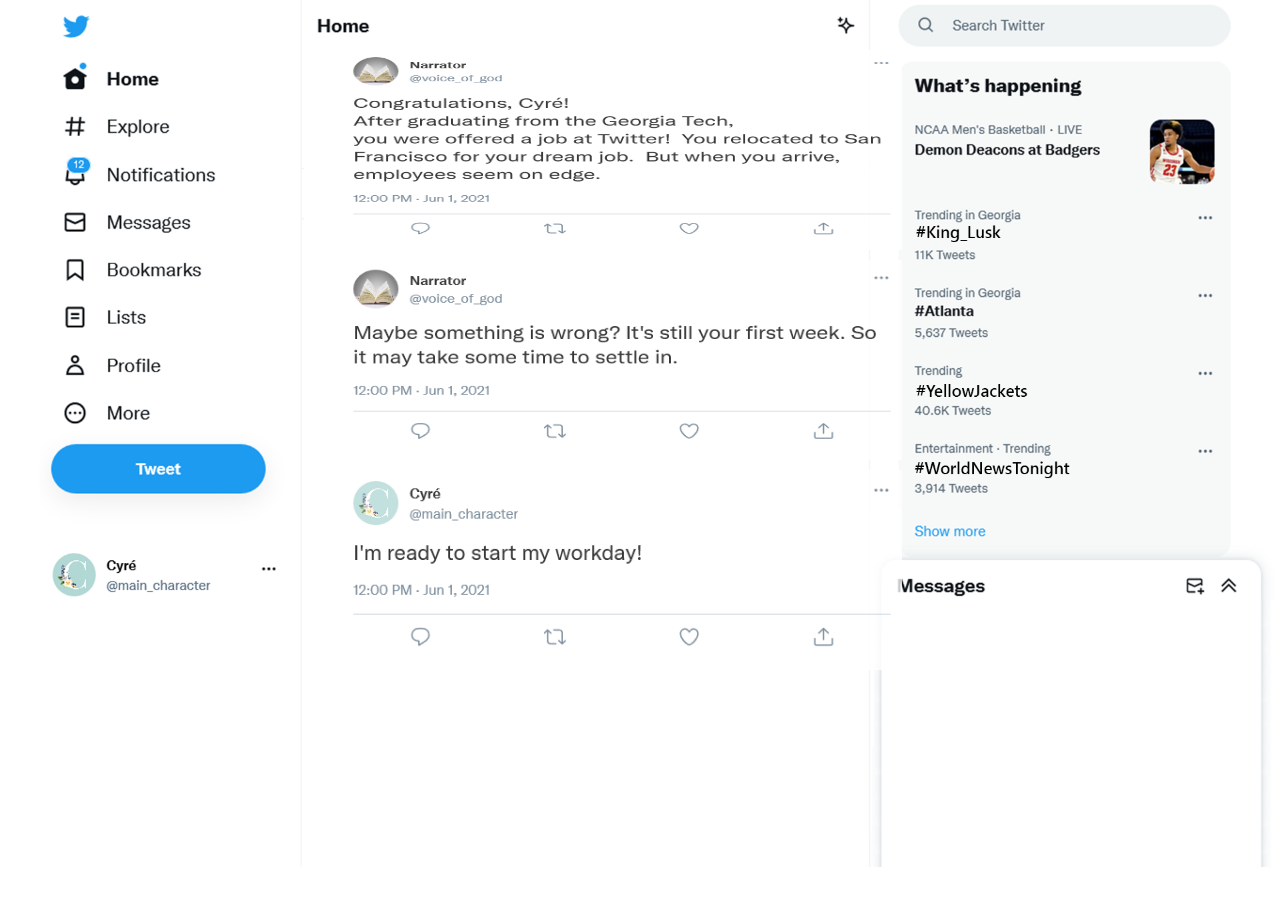
<file: Escape from Twitter.html>
<!DOCTYPE html>
<html>
	<head>
		<meta name="viewport" content="width=device-width, initial-scale=1">
		<meta charset="utf-8">
		<title>Escape from Twitter</title>
		<style>
		/*! normalize.css v8.0.1 | MIT License | github.com/necolas/normalize.css */html{line-height:1.15;-webkit-text-size-adjust:100%}details,main,tw-passage{display:block}h1{font-size:2em;margin:.67em 0}hr{box-sizing:content-box;height:0;overflow:visible}code,kbd,pre,samp{font-family:monospace,monospace;font-size:1em}a{background-color:transparent;color:#222;text-decoration-color:#ccc}abbr[title]{border-bottom:none;text-decoration:underline;text-decoration:underline dotted}b,strong{font-weight:bolder}small{font-size:80%}sub,sup{font-size:75%;line-height:0;position:relative;vertical-align:baseline}sub{bottom:-.25em}sup{top:-.5em}img{border-style:none}button,input,optgroup,select,textarea{font-family:inherit;font-size:100%;line-height:1.15;margin:0}button,input{overflow:visible}button,select{text-transform:none}[type=button],[type=reset],[type=submit],button{-webkit-appearance:button}[type=button]::-moz-focus-inner,[type=reset]::-moz-focus-inner,[type=submit]::-moz-focus-inner,button::-moz-focus-inner{border-style:none;padding:0}[type=button]:-moz-focusring,[type=reset]:-moz-focusring,[type=submit]:-moz-focusring,button:-moz-focusring{outline:ButtonText dotted 1px}fieldset{padding:.35em .75em .625em}legend{box-sizing:border-box;color:inherit;display:table;max-width:100%;padding:0;white-space:normal}progress{vertical-align:baseline}textarea{overflow:auto}[type=checkbox],[type=radio]{box-sizing:border-box;padding:0}[type=number]::-webkit-inner-spin-button,[type=number]::-webkit-outer-spin-button{height:auto}[type=search]{-webkit-appearance:textfield;outline-offset:-2px}[type=search]::-webkit-search-decoration{-webkit-appearance:none}::-webkit-file-upload-button{-webkit-appearance:button;font:inherit}summary{display:list-item}[hidden],template,tw-storydata{display:none}body{font:1.5em "Helvetica Neue",Helvetica,Arial,sans-serif;color:#222;margin:.5em}tw-story{max-width:35em;margin:0 auto;line-height:150%;display:block}a:hover{color:#cc8929;text-decoration-color:#cc8929}a:active{color:#ffb040;text-decoration-color:#cc8929}@media screen and (max-width:480px){#passage{font-size:70%}}
		</style>
	</head>
	<body>
		<tw-story tags></tw-story>
		<tw-storydata name="Escape from Twitter" startnode="1" creator="Twine" creator-version="2.5.1" format="Snowman" format-version="2.0.2" ifid="AEB12B76-E7D9-41BA-A4DC-894485433F63" options="" tags="" zoom="0.6" hidden><style role="stylesheet" id="twine-user-stylesheet" type="text/twine-css">body
{
  background: url(bg.png) no-repeat scroll;
  background-size: cover; 
}
tw-story
{
  margin-top: 50px;
  margin-left: 330px;
}

img:hover.choice {
  box-shadow: 0 0 2px 1px rgba(0, 140, 186, 0.5);
}</style><script role="script" id="twine-user-script" type="text/twine-javascript">
$(document).on('sm.passage.showing', function(event, passage) {
     $("tw-story").hide().fadeIn(1000);
  let deletingImg= document.getElementById("eval");
  if (deletingImg){
     document.querySelector('tw-story').removeChild(deletingImg); 
  }
});

window.GE=window.GE || {}
GE.testList=["test.png", "twt2.png", "twt3.png"];
GE.posList=["test.png", "twt2.png", "twt3.png"];
GE.negList=["test.png", "twt2.png", "twt3.png"];

GE.generateRandImg = function(){
	let image = document.createElement ("img");
  image.setAttribute("src", either(GE.testList));
  image.setAttribute("height","200" );
  image.setAttribute("width","560");
  image.setAttribute("id", "eval");
  document.querySelector('tw-story').appendChild(image);
}

GE.karma = 0;

//this is just a debug running toolthat prints some text e
GE.runPrintStatement = function (e) {
  console.log("please lordy lord work: " + e);
}

//adds a num (pos or neg) to karma. call this function with:
// <% GE.addKarma(num) %> at the top of each relevant passage
GE.addKarma = function (num) {
  console.log("Old Karma: " + GE.karma);
  GE.karma = GE.karma + num;
  console.log("New Karma: " + GE.karma);
}

//calls the inverse of add karma
GE.subtractKarma = function (num) {
  GE.addKarma(-1 * num);
}

// baseline value to compare against to check if we're at a positive or negative evaluation
GE.baseline = 0;

GE.showEval = function(){
  let image = document.createElement ("img");
  if (GE.karma>=GE.baseline){
    image.setAttribute("src", either(GE.posList));
  }
  else{
    image.setAttribute("src", either(GE.negList));
  }
  image.setAttribute("height","200" );
  image.setAttribute("width","560");
  image.setAttribute("id", "eval");
  document.querySelector('tw-story').appendChild(image);
}

</script><tw-tag name="Twitter" color="blue"></tw-tag><tw-tag name="Tweet" color="blue"></tw-tag><tw-passagedata pid="1" name="Welcome to Twitter" tags="tweet" position="600,275" size="100,100">&lt;img src=&quot;1-1.png&quot; width=&quot;560&quot; height= &quot;200&quot;&gt;
&lt;img src=&quot;1-2.png&quot; width=&quot;560&quot; height= &quot;200&quot;&gt;
[[&lt;img class= &quot;choice&quot; src=&#39;1a.png&#39;  width=&#39;560&#39; height= &#39;200&#39;&gt;|I&#39;m ready to start my workday!]]</tw-passagedata><tw-passagedata pid="2" name="I&#39;m ready to start my workday!" tags="" position="725,400" size="100,100">&lt;img src=&quot;2.png&quot; width=&quot;560&quot; height= &quot;200&quot;&gt;
[[&lt;img class= &quot;choice&quot; src=&#39;2a.png&#39;  width=&#39;560&#39; height= &#39;200&#39;&gt;|See what Rudy has to say.]]</tw-passagedata><tw-passagedata pid="3" name="See what Rudy has to say." tags="" position="725,525" size="100,100">&lt;img src=&quot;3.png&quot; width=&quot;560&quot; height= &quot;200&quot;&gt;
[[&lt;img class= &quot;choice&quot; src=&#39;3a.png&#39;  width=&#39;560&#39; height= &#39;200&#39;&gt;|Uhh... wow I had no idea.]]
[[&lt;img class= &quot;choice&quot; src=&#39;3b.png&#39;  width=&#39;560&#39; height= &#39;200&#39;&gt;|That&#39;s pretty exciting!]]</tw-passagedata><tw-passagedata pid="4" name="That&#39;s pretty exciting!" tags="" position="850,650" size="100,100">&lt;% GE.addKarma(1); %&gt;
&lt;img src=&quot;4.png&quot; width=&quot;560&quot; height= &quot;200&quot;&gt;
[[&lt;img class= &quot;choice&quot; src=&#39;4a.png&#39;  width=&#39;560&#39; height= &#39;200&#39;&gt;|Go back to work.]]</tw-passagedata><tw-passagedata pid="5" name="Uhh... wow I had no idea." tags="" position="725,650" size="100,100">&lt;% GE.subtractKarma(1); %&gt;
&lt;img src=&quot;4.png&quot; width=&quot;560&quot; height= &quot;200&quot;&gt;
[[&lt;img class= &quot;choice&quot; src=&#39;4a.png&#39;  width=&#39;560&#39; height= &#39;200&#39;&gt;|Go back to work.]]</tw-passagedata><tw-passagedata pid="6" name="Go back to work." tags="" position="725,775" size="100,100">&lt;img src=&quot;5.png&quot; width=&quot;560&quot; height= &quot;200&quot;&gt;
[[&lt;img class= &quot;choice&quot; src=&#39;5a.png&#39;  width=&#39;560&#39; height= &#39;200&#39;&gt;|Head home and get some rest.]]</tw-passagedata><tw-passagedata pid="7" name="Head home and get some rest." tags="" position="725,900" size="100,100">&lt;img src=&quot;6.png&quot; width=&quot;560&quot; height= &quot;200&quot;&gt;
[[&lt;img class= &quot;choice&quot; src=&#39;6a.png&#39;  width=&#39;560&#39; height= &#39;200&#39;&gt;|See who it&#39;s from?]]</tw-passagedata><tw-passagedata pid="8" name="See who it&#39;s from?" tags="" position="725,1025" size="100,100">&lt;img src=&quot;7.png&quot; width=&quot;560&quot; height= &quot;200&quot;&gt;
[[&lt;img class= &quot;choice&quot; src=&#39;7a.png&#39;  width=&#39;560&#39; height= &#39;200&#39;&gt;|Make your way to Emon&#39;s office.]]</tw-passagedata><tw-passagedata pid="9" name="Make your way to Emon&#39;s office." tags="" position="675,1200" size="100,100">&lt;img src=&quot;8-1.png&quot; width=&quot;560&quot; height= &quot;200&quot;&gt;
&lt;img src=&quot;8-2.png&quot; width=&quot;560&quot; height= &quot;200&quot;&gt;
[[&lt;img class= &quot;choice&quot; src=&#39;8a.png&#39;  width=&#39;560&#39; height= &#39;200&#39;&gt;|I don&#39;t know you, sir.]]
[[&lt;img class= &quot;choice&quot; src=&#39;7a.png&#39;  width=&#39;560&#39; height= &#39;200&#39;&gt;|Um... yeah!]]</tw-passagedata><tw-passagedata pid="10" name="I don&#39;t know you, sir." tags="" position="700,1475" size="100,100">&lt;% GE.subtractKarma(5); %&gt;
&lt;img src=&quot;9.png&quot; width=&quot;560&quot; height= &quot;200&quot;&gt;
[[&lt;img class= &quot;choice&quot; src=&#39;9a.png&#39;  width=&#39;560&#39; height= &#39;200&#39;&gt;|Head to your desk]]</tw-passagedata><tw-passagedata pid="11" name="Um... yeah!" tags="" position="850,1275" size="100,100">&lt;% GE.addKarma(2); %&gt;
&lt;img src=&quot;10.png&quot; width=&quot;560&quot; height= &quot;200&quot;&gt;
&lt;img src=&quot;10-1.png&quot; width=&quot;560&quot; height= &quot;200&quot;&gt;
[[&lt;img class= &quot;choice&quot; src=&#39;9a.png&#39;  width=&#39;560&#39; height= &#39;200&#39;&gt;|Head to your desk]]</tw-passagedata><tw-passagedata pid="12" name="Check your email inbox." tags="" position="1075,1175" size="100,100">&lt;img src=&quot;12.png&quot; width=&quot;560&quot; height= &quot;200&quot;&gt;
[[&lt;img class= &quot;choice&quot; src=&#39;12a.png&#39;  width=&#39;560&#39; height= &#39;200&#39;&gt;|Close email and return to work.]]
&lt;% GE.showEval(); %&gt;</tw-passagedata><tw-passagedata pid="13" name="Close email and return to work." tags="" position="1250,1125" size="100,100">Later that Day: 

Another Email from elon! 
Come to the meeting 8 AM! NOW!
[[Head straight to your morning meeting?]]</tw-passagedata><tw-passagedata pid="14" name="Head straight to your morning meeting?" tags="" position="1500,1150" size="100,100">The Conference Room: 

Oh no... Emon looks really upset. 

Emon: What are we even talking about! What is a &quot;for loop,&quot; We have to eliminate all
kind of bloatware like this!  ... Oh! Cyré is here! These people are talking about &quot;for loops.&quot;  Do I need these for something important? 

[[You&#39;re on the spot! Take a second to think!]]</tw-passagedata><tw-passagedata pid="15" name="You&#39;re on the spot! Take a second to think!" tags="" position="1500,1275" size="100,100">You know from your time at Georgia Tech that for-loops are a fundamental part of programming! It appears Emon has no idea what he is talking about. What do you do??

[[Warn Emon that Twitter will crash if he removes all loops from source code.]]

[[This is too much pressure.  Shrug and say nothing. Hope for the best!]]

</tw-passagedata><tw-passagedata pid="16" name="Warn Emon that Twitter will crash if he removes all loops from source code." tags="" position="1675,1400" size="100,100">&lt;% GE.subtractKarma(2); %&gt;
Emon flew into an insecure (text-colour:red)[rage!], but you will probably be fine tomorrow...right?

[[Finish your work day. ]]</tw-passagedata><tw-passagedata pid="17" name="This is too much pressure.  Shrug and say nothing. Hope for the best!" tags="" position="1500,1400" size="100,100">&lt;% GE.addKarma(2); %&gt;
Emon: See! Even she doesn&#39;t know what you&#39;re talking about! Scrap it and start over!

Phew! You got away with saying nothing. You chose your job over your expertise and morals. You stay quiet for the rest of the meeting. You keep your job another day.

[[Finish your work day. ]]</tw-passagedata><tw-passagedata pid="18" name="Finish your work day. " tags="" position="1500,1525" size="100,100">Quitting time!  Tomorrow will be better...

The Next Day: 

Oh no! An email from emon.  

[[Open Emon&#39;s email.]]</tw-passagedata><tw-passagedata pid="19" name="I can&#39;t do this! Ignore Emon&#39;s email and quit." tags="" position="1700,1700" size="100,100">It&#39;s over. You no longer have a job. But you showed the courage of a (text-colour:yellow)[Yellow Jacket!] .  

You made the right decision! The next day, Emon announced his plan to save Twitter with a fleet of self-drving, auto-Tweeting cars. Headquarters was descended upon by angry protesters! You join them. 

[[Good End Screen]]</tw-passagedata><tw-passagedata pid="20" name="I need this job. The money is good. Tell Emon you&#39;re in." tags="" position="1700,1900" size="100,100">Emon responds to your acceptance email immediately! 

Emon&#39;s email:  Cyré! I knew you wouldn&#39;t let me down! Come to my office ASAP! You must sign a new contract.  
Head to Emon&#39;s office.
Emon&#39;s office: 

Your new contract is sitting on Emon&#39;s desk.  This is it. Your last chance to walk out the door forever. Rudy and Emon watch eagerly waiting for you to sign.

[[What am I doing... Im out of here! ]]

[[Skim your contract briefly and sign it. What choice do you have.]] </tw-passagedata><tw-passagedata pid="21" name="What am I doing... Im out of here! " tags="" position="1925,1800" size="100,100">You sprint for the door, grab your stuff and leave Twitter for good! It&#39;s over. You no longer have a job. But you showed the courage of a (text-colour:yellow)[Yellow Jacket!] .  

You made the right decision! The next day, Emon announced he plan to save Twitter with a fleet of self-drving, auto-Tweeting cars. Headquarters was descended upon by angry protesters! You join them. 

[[Good End Screen]]</tw-passagedata><tw-passagedata pid="22" name="Skim your contract briefly and sign it. What choice do you have." tags="" position="1875,2025" size="100,100">2 Years Later
You have been promoted to lead manager for Emon&#39;s fleet of self-driving, auto-tweeting cars.  Your contract binds you to Twitter for as long as you live.  Every day you must laugh at Emon&#39;s jokes and keep him happy. He will take credit for your every idea, and call himself a genius.  You can never escape. 

[[No time to slack. Back to work.]]
[[Maybe I can still quit?]]
</tw-passagedata><tw-passagedata pid="23" name="No time to slack. Back to work." tags="" position="2000,2250" size="100,100">You&#39;re dedication to your job has been noticed by Emon. But hey, even if the work is hard, at least you have evil villian &quot;on your side&quot;.
&lt;% GE.addKarma(1); 
 GE.showEval();
 %&gt;</tw-passagedata><tw-passagedata pid="24" name="Maybe I can still quit?" tags="" position="2225,2025" size="100,100">Emon will never let you leave. Your apprehension has been noted.
 &lt;% GE.subtractKarma(1); 
 GE.showEval();
 %&gt;</tw-passagedata><tw-passagedata pid="25" name="Head to your desk" tags="" position="975,1475" size="100,100">&lt;img src=&quot;11.png&quot; width=&quot;560&quot; height= &quot;200&quot;&gt;
[[&lt;img class= &quot;choice&quot; src=&#39;11a.png&#39;  width=&#39;560&#39; height= &#39;200&#39;&gt;|Check your email inbox.]]</tw-passagedata><tw-passagedata pid="26" name="Open Emon&#39;s email." tags="" position="1500,1675" size="100,100">Emon&#39;s email:  Hello minions/ staff, haha!.....You will now work 80 hours/ week if you want to remain a part of this company!  Anyone who wants to keep their job, email me immediately! 

[[I can&#39;t do this! Ignore Emon&#39;s email and quit.]]
[[I need this job. The money is good. Tell Emon you&#39;re in.]]</tw-passagedata><tw-passagedata pid="27" name="Good End Screen" tags="" position="2200,1575" size="100,100">Congrat you have escaped Twitter. The job was hell but you made it out alive.
Here&#39;s you evaluation score:
&lt;%= GE.karma %&gt;
Hopefully you can get hired somewhere else.</tw-passagedata></tw-storydata>
		<script>
		(function(){function r(e,n,t){function o(i,f){if(!n[i]){if(!e[i]){var c="function"==typeof require&&require;if(!f&&c)return c(i,!0);if(u)return u(i,!0);var a=new Error("Cannot find module '"+i+"'");throw a.code="MODULE_NOT_FOUND",a}var p=n[i]={exports:{}};e[i][0].call(p.exports,function(r){var n=e[i][1][r];return o(n||r)},p,p.exports,r,e,n,t)}return n[i].exports}for(var u="function"==typeof require&&require,i=0;i<t.length;i++)o(t[i]);return o}return r})()({1:[function(require,module,exports){
"use strict";window.either=function(){for(var n=[],t=0;t<arguments.length;t++)if(arguments[t]instanceof Array)for(var r=0;r<arguments[t].length;r++)n.push(arguments[t][r]);else n.push(arguments[t]);return n[_.random(n.length-1)]},window.hasVisited=function(){var n=null;if(1==arguments.length)return null!=(n=window.story.passage(arguments[0]))&&window.story.history.includes(n.id);for(var t=0;t<arguments.length;t++)if(null==(n=window.story.passage(arguments[t]))||0==window.story.history.includes(n.id))return!1;return!0},window.visited=function(){for(var n=[],t=[],r=0;r<arguments.length;r++){var e=window.story.passage(arguments[r]);null!=e&&(t=window.story.history.filter(function(n){return n==e.id})),n.push(t.length)}return Math.min.apply(Math,n)},window.renderToSelector=function(n,t){var r=window.story.passage(t);null!=r&&$(n).html(r.render())},window.getStyles=function(){return $.when.apply($,$.map(arguments,function(n){return $.get(n,function(n){$("<style>"+n+"</style>").appendTo("head")})}))};

},{}],2:[function(require,module,exports){
"use strict";function _classCallCheck(e,r){if(!(e instanceof r))throw new TypeError("Cannot call a class as a function")}function _defineProperties(e,r){for(var n=0;n<r.length;n++){var t=r[n];t.enumerable=t.enumerable||!1,t.configurable=!0,"value"in t&&(t.writable=!0),Object.defineProperty(e,t.key,t)}}function _createClass(e,r,n){return r&&_defineProperties(e.prototype,r),n&&_defineProperties(e,n),e}var Passage=function(){function e(r,n,t,s){if(_classCallCheck(this,e),"undefined"==typeof $||null===$)throw new Error("Global '$' not defined!");if("undefined"==typeof _||null===_)throw new Error("Global '_' not defined!");if("undefined"==typeof marked||null===marked)throw new Error("Global 'marked' not defined!");this.id=r||1,this.name=n||"Default",this.tags=t||[],this.source=_.unescape(s)}return _createClass(e,[{key:"render",value:function(e){null==e&&(e=this.source);var r="";try{r=_.template(e)({s:window.story.state,$:$})}catch(e){$.event.trigger("sm.story.error",[e,"Passage.render() using _.template()"])}function n(e){for(var r="",n=0;"-"===e[n]||"0"===e[n];n++)switch(e[n]){case"-":r+='style="display:none" ';break;case"0":r+='href="javascript:void(0)" '}for(var t=[],s=null,a=/([#\.])([^#\.]+)/g,i=a.exec(e);null!==i;){switch(i[1]){case"#":s=i[2];break;case".":t.push(i[2])}i=a.exec(e)}return null!==s&&(r+='id="'+s+'" '),t.length>0&&(r+='class="'+t.join(" ")+'"'),r.trim()}r=(r=(r=r.replace(/<([a-z]+)([\.#\-0].*?)(?=[\s>])/gi,function(e,r,t){return"<"+r+" "+n(t)})).replace(/\[\[(.*?)\]\]\{(.*?)\}/g,function(e,r,t){var s=r,a=r.indexOf("|");if(-1!=a)s=r.substr(0,a),r=r.substr(a+1);else{var i=r.indexOf("->");if(-1!=i)s=r.substr(0,i),r=r.substr(i+2);else{var o=r.indexOf("<-");-1!=o&&(s=r.substr(o+2),r=r.substr(0,o))}}return'<a href="javascript:void(0)" data-passage="'+r+'" '+n(t)+">"+s+"</a>"})).replace(/\[\[(.*?)\]\]/g,function(e,r){var n=r,t=r.indexOf("|");if(-1!=t)n=r.substr(0,t),r=r.substr(t+1);else{var s=r.indexOf("->");if(-1!=s)n=r.substr(0,s),r=r.substr(s+2);else{var a=r.indexOf("<-");-1!=a&&(n=r.substr(a+2),r=r.substr(0,a))}}return'<a href="javascript:void(0)" data-passage="'+r+'">'+n+"</a>"});var t=new marked.Renderer;t.code=function(e,r,n){return e},marked.setOptions({smartypants:!0,renderer:t});var s=marked(r);return!r.endsWith("</p>\n")&&s.endsWith("</p>\n")&&(s=s.replace(/^<p>|<\/p>$|<\/p>\n$/g,"")),s}}]),e}();module.exports=Passage;

},{}],3:[function(require,module,exports){
"use strict";function _classCallCheck(t,e){if(!(t instanceof e))throw new TypeError("Cannot call a class as a function")}function _defineProperties(t,e){for(var s=0;s<e.length;s++){var r=e[s];r.enumerable=r.enumerable||!1,r.configurable=!0,"value"in r&&(r.writable=!0),Object.defineProperty(t,r.key,r)}}function _createClass(t,e,s){return e&&_defineProperties(t.prototype,e),s&&_defineProperties(t,s),t}var LZString=require("lz-string"),Passage=require("./Passage.js"),Story=function(){function Story(t){if(_classCallCheck(this,Story),"undefined"==typeof $||null===$)throw new Error("Global $ not defined!");if("undefined"==typeof _||null===_)throw new Error("Global _ not defined!");this.dataEl=t,this.name=this.dataEl.attr("name"),this.startPassage=parseInt(this.dataEl.attr("startnode")),this.creator=this.dataEl.attr("creator"),this.creatorVersion=this.dataEl.attr("creator-version"),this.history=[],this.state={},this.checkpointName="",this.ignoreErrors=!1,this.errorMessage="",this.atCheckpoint=!1,this.passages=[];var e=[];t.children("tw-passagedata").each(function(){var t=$(this),s=parseInt(t.attr("pid")),r=t.attr("tags");e[s]=new Passage(s,t.attr("name"),""!==r&&void 0!==r?r.split(" "):[],t.html())}),this.passages=e,this.userScripts=[];var s=!0,r=!1,i=void 0;try{for(var a,n=this.dataEl.children('*[type="text/twine-javascript"]')[Symbol.iterator]();!(s=(a=n.next()).done);s=!0){var h=a.value;this.userScripts.push($(h).html())}}catch(t){r=!0,i=t}finally{try{s||null==n.return||n.return()}finally{if(r)throw i}}this.userStyles=[];var o=!0,c=!1,l=void 0;try{for(var p,g=this.dataEl.children('*[type="text/twine-css"]')[Symbol.iterator]();!(o=(p=g.next()).done);o=!0){var u=p.value;this.userStyles.push($(u).html())}}catch(t){c=!0,l=t}finally{try{o||null==g.return||g.return()}finally{if(c)throw l}}window.onerror=function(t,e,s,r,i){$.event.trigger("sm.story.error",[i,"Browser"])},$(window).on("sm.story.error",function(t,e,s){this.errorMessage="In "+s+": "+e.name+": "+e.message,0==this.ignoreErrors&&$("tw-story").html(this.errorMessage)}.bind(this))}return _createClass(Story,[{key:"start",value:function start(el){this.$el=$(el),this.$passageEl=$('<tw-passage class="passage" aria-live="polite"></tw-passage>'),this.$el.append(this.$passageEl),$(window).on("popstate",function(t){var e=t.originalEvent.state;e?(this.state=e.state,this.history=e.history,this.checkpointName=e.checkpointName,this.show(this.history[this.history.length-1],!0)):this.history.length>1&&(this.state={},this.history=[],this.checkpointName="",this.show(this.startPassage,!0))}.bind(this)),this.$el.on("click","a[data-passage]",function(t){this.show(_.unescape($(t.target).closest("[data-passage]").data("passage")))}.bind(this)),$(window).on("hashchange",function(){this.restore(window.location.hash.replace("#",""))}.bind(this)),_.each(this.userStyles,function(t){this.$el.append("<style>"+t+"</style>")},this),_.each(this.userScripts,function(script){try{eval(script)}catch(t){$.event.trigger("sm.story.error",[t,"Story JavaScript Eval()"])}},this),$.event.trigger("sm.story.started",{story:this}),""!==window.location.hash&&this.restore(window.location.hash.replace("#",""))||(this.show(this.startPassage),this.atCheckpoint=!0)}},{key:"passage",value:function(t){var e=null;if(_.isNumber(t))t<this.passages.length&&(e=this.passages[t]);else if(_.isString(t)){var s=this.passages.filter(function(e){return e.name==t});0!=s.length&&(e=s[0])}return e}},{key:"show",value:function(t){var e=arguments.length>1&&void 0!==arguments[1]&&arguments[1],s=this.passage(t);if(null==s)throw new Error('There is no passage with the ID or name "'+t+'"');if(this.$passageEl.trigger("sm.passage.hidden",{passage:window.passage}),this.$passageEl.trigger("sm.passage.showing",{passage:s}),0==e){this.history.push(s.id);try{this.atCheckpoint?window.history.pushState({state:this.state,history:this.history,checkpointName:this.checkpointName},"",""):window.history.replaceState({state:this.state,history:this.history,checkpointName:this.checkpointName},"","")}catch(t){$.event.trigger("sm.checkpoint.failed",{error:t})}$.event.trigger("sm.checkpoint.added",{name:t})}window.passage=s,this.atCheckpoint=!1;try{this.$passageEl.html(s.render())}catch(t){$.event.trigger("sm.story.error",[t,"Story.show()"])}this.$passageEl.trigger("sm.passage.shown",{passage:s})}},{key:"render",value:function(t){var e=this.passage(t);if(!e)throw new Error("There is no passage with the ID or name "+t);return e.render()}},{key:"checkpoint",value:function(t){void 0!==t?(document.title=this.name+": "+t,this.checkpointName=t):this.checkpointName="",this.atCheckpoint=!0,$.event.trigger("sm.checkpoint.adding",{name:t})}},{key:"save",value:function(){var t=LZString.compressToBase64(JSON.stringify({state:this.state,history:this.history,checkpointName:this.checkpointName}));return window.location.hash=t,$.event.trigger("sm.story.saved"),t}},{key:"restore",value:function(t){try{var e=JSON.parse(LZString.decompressFromBase64(t));this.state=e.state,this.history=e.history,this.checkpointName=e.checkpointName,this.show(this.history[this.history.length-1],!0)}catch(t){return $.event.trigger("sm.restore.failed",{error:t}),!1}return $.event.trigger("sm.restore.success"),!0}}]),Story}();module.exports=Story;

},{"./Passage.js":2,"lz-string":312}],4:[function(require,module,exports){
"use strict";var polyfill=require("@babel/polyfill"),$=window.$=window.jQuery=require("jquery"),_=window._=require("underscore"),marked=window.marked=require("marked"),Story=window.Story=require("./Story.js"),Passage=window.Passage=require("./Passage.js");require("./Misc.js"),$(function(){window.story=new Story($("tw-storydata")),window.story.start($("tw-story"))});

},{"./Misc.js":1,"./Passage.js":2,"./Story.js":3,"@babel/polyfill":5,"jquery":311,"marked":313,"underscore":315}],5:[function(require,module,exports){
"use strict";require("./noConflict");var _global=_interopRequireDefault(require("core-js/library/fn/global"));function _interopRequireDefault(e){return e&&e.__esModule?e:{default:e}}_global.default._babelPolyfill&&"undefined"!=typeof console&&console.warn&&console.warn("@babel/polyfill is loaded more than once on this page. This is probably not desirable/intended and may have consequences if different versions of the polyfills are applied sequentially. If you do need to load the polyfill more than once, use @babel/polyfill/noConflict instead to bypass the warning."),_global.default._babelPolyfill=!0;

},{"./noConflict":6,"core-js/library/fn/global":19}],6:[function(require,module,exports){
"use strict";require("core-js/es6"),require("core-js/fn/array/includes"),require("core-js/fn/array/flat-map"),require("core-js/fn/string/pad-start"),require("core-js/fn/string/pad-end"),require("core-js/fn/string/trim-start"),require("core-js/fn/string/trim-end"),require("core-js/fn/symbol/async-iterator"),require("core-js/fn/object/get-own-property-descriptors"),require("core-js/fn/object/values"),require("core-js/fn/object/entries"),require("core-js/fn/promise/finally"),require("core-js/web"),require("regenerator-runtime/runtime");

},{"core-js/es6":7,"core-js/fn/array/flat-map":8,"core-js/fn/array/includes":9,"core-js/fn/object/entries":10,"core-js/fn/object/get-own-property-descriptors":11,"core-js/fn/object/values":12,"core-js/fn/promise/finally":13,"core-js/fn/string/pad-end":14,"core-js/fn/string/pad-start":15,"core-js/fn/string/trim-end":16,"core-js/fn/string/trim-start":17,"core-js/fn/symbol/async-iterator":18,"core-js/web":310,"regenerator-runtime/runtime":314}],7:[function(require,module,exports){
require("../modules/es6.symbol"),require("../modules/es6.object.create"),require("../modules/es6.object.define-property"),require("../modules/es6.object.define-properties"),require("../modules/es6.object.get-own-property-descriptor"),require("../modules/es6.object.get-prototype-of"),require("../modules/es6.object.keys"),require("../modules/es6.object.get-own-property-names"),require("../modules/es6.object.freeze"),require("../modules/es6.object.seal"),require("../modules/es6.object.prevent-extensions"),require("../modules/es6.object.is-frozen"),require("../modules/es6.object.is-sealed"),require("../modules/es6.object.is-extensible"),require("../modules/es6.object.assign"),require("../modules/es6.object.is"),require("../modules/es6.object.set-prototype-of"),require("../modules/es6.object.to-string"),require("../modules/es6.function.bind"),require("../modules/es6.function.name"),require("../modules/es6.function.has-instance"),require("../modules/es6.parse-int"),require("../modules/es6.parse-float"),require("../modules/es6.number.constructor"),require("../modules/es6.number.to-fixed"),require("../modules/es6.number.to-precision"),require("../modules/es6.number.epsilon"),require("../modules/es6.number.is-finite"),require("../modules/es6.number.is-integer"),require("../modules/es6.number.is-nan"),require("../modules/es6.number.is-safe-integer"),require("../modules/es6.number.max-safe-integer"),require("../modules/es6.number.min-safe-integer"),require("../modules/es6.number.parse-float"),require("../modules/es6.number.parse-int"),require("../modules/es6.math.acosh"),require("../modules/es6.math.asinh"),require("../modules/es6.math.atanh"),require("../modules/es6.math.cbrt"),require("../modules/es6.math.clz32"),require("../modules/es6.math.cosh"),require("../modules/es6.math.expm1"),require("../modules/es6.math.fround"),require("../modules/es6.math.hypot"),require("../modules/es6.math.imul"),require("../modules/es6.math.log10"),require("../modules/es6.math.log1p"),require("../modules/es6.math.log2"),require("../modules/es6.math.sign"),require("../modules/es6.math.sinh"),require("../modules/es6.math.tanh"),require("../modules/es6.math.trunc"),require("../modules/es6.string.from-code-point"),require("../modules/es6.string.raw"),require("../modules/es6.string.trim"),require("../modules/es6.string.iterator"),require("../modules/es6.string.code-point-at"),require("../modules/es6.string.ends-with"),require("../modules/es6.string.includes"),require("../modules/es6.string.repeat"),require("../modules/es6.string.starts-with"),require("../modules/es6.string.anchor"),require("../modules/es6.string.big"),require("../modules/es6.string.blink"),require("../modules/es6.string.bold"),require("../modules/es6.string.fixed"),require("../modules/es6.string.fontcolor"),require("../modules/es6.string.fontsize"),require("../modules/es6.string.italics"),require("../modules/es6.string.link"),require("../modules/es6.string.small"),require("../modules/es6.string.strike"),require("../modules/es6.string.sub"),require("../modules/es6.string.sup"),require("../modules/es6.date.now"),require("../modules/es6.date.to-json"),require("../modules/es6.date.to-iso-string"),require("../modules/es6.date.to-string"),require("../modules/es6.date.to-primitive"),require("../modules/es6.array.is-array"),require("../modules/es6.array.from"),require("../modules/es6.array.of"),require("../modules/es6.array.join"),require("../modules/es6.array.slice"),require("../modules/es6.array.sort"),require("../modules/es6.array.for-each"),require("../modules/es6.array.map"),require("../modules/es6.array.filter"),require("../modules/es6.array.some"),require("../modules/es6.array.every"),require("../modules/es6.array.reduce"),require("../modules/es6.array.reduce-right"),require("../modules/es6.array.index-of"),require("../modules/es6.array.last-index-of"),require("../modules/es6.array.copy-within"),require("../modules/es6.array.fill"),require("../modules/es6.array.find"),require("../modules/es6.array.find-index"),require("../modules/es6.array.species"),require("../modules/es6.array.iterator"),require("../modules/es6.regexp.constructor"),require("../modules/es6.regexp.exec"),require("../modules/es6.regexp.to-string"),require("../modules/es6.regexp.flags"),require("../modules/es6.regexp.match"),require("../modules/es6.regexp.replace"),require("../modules/es6.regexp.search"),require("../modules/es6.regexp.split"),require("../modules/es6.promise"),require("../modules/es6.map"),require("../modules/es6.set"),require("../modules/es6.weak-map"),require("../modules/es6.weak-set"),require("../modules/es6.typed.array-buffer"),require("../modules/es6.typed.data-view"),require("../modules/es6.typed.int8-array"),require("../modules/es6.typed.uint8-array"),require("../modules/es6.typed.uint8-clamped-array"),require("../modules/es6.typed.int16-array"),require("../modules/es6.typed.uint16-array"),require("../modules/es6.typed.int32-array"),require("../modules/es6.typed.uint32-array"),require("../modules/es6.typed.float32-array"),require("../modules/es6.typed.float64-array"),require("../modules/es6.reflect.apply"),require("../modules/es6.reflect.construct"),require("../modules/es6.reflect.define-property"),require("../modules/es6.reflect.delete-property"),require("../modules/es6.reflect.enumerate"),require("../modules/es6.reflect.get"),require("../modules/es6.reflect.get-own-property-descriptor"),require("../modules/es6.reflect.get-prototype-of"),require("../modules/es6.reflect.has"),require("../modules/es6.reflect.is-extensible"),require("../modules/es6.reflect.own-keys"),require("../modules/es6.reflect.prevent-extensions"),require("../modules/es6.reflect.set"),require("../modules/es6.reflect.set-prototype-of"),module.exports=require("../modules/_core");

},{"../modules/_core":56,"../modules/es6.array.copy-within":158,"../modules/es6.array.every":159,"../modules/es6.array.fill":160,"../modules/es6.array.filter":161,"../modules/es6.array.find":163,"../modules/es6.array.find-index":162,"../modules/es6.array.for-each":164,"../modules/es6.array.from":165,"../modules/es6.array.index-of":166,"../modules/es6.array.is-array":167,"../modules/es6.array.iterator":168,"../modules/es6.array.join":169,"../modules/es6.array.last-index-of":170,"../modules/es6.array.map":171,"../modules/es6.array.of":172,"../modules/es6.array.reduce":174,"../modules/es6.array.reduce-right":173,"../modules/es6.array.slice":175,"../modules/es6.array.some":176,"../modules/es6.array.sort":177,"../modules/es6.array.species":178,"../modules/es6.date.now":179,"../modules/es6.date.to-iso-string":180,"../modules/es6.date.to-json":181,"../modules/es6.date.to-primitive":182,"../modules/es6.date.to-string":183,"../modules/es6.function.bind":184,"../modules/es6.function.has-instance":185,"../modules/es6.function.name":186,"../modules/es6.map":187,"../modules/es6.math.acosh":188,"../modules/es6.math.asinh":189,"../modules/es6.math.atanh":190,"../modules/es6.math.cbrt":191,"../modules/es6.math.clz32":192,"../modules/es6.math.cosh":193,"../modules/es6.math.expm1":194,"../modules/es6.math.fround":195,"../modules/es6.math.hypot":196,"../modules/es6.math.imul":197,"../modules/es6.math.log10":198,"../modules/es6.math.log1p":199,"../modules/es6.math.log2":200,"../modules/es6.math.sign":201,"../modules/es6.math.sinh":202,"../modules/es6.math.tanh":203,"../modules/es6.math.trunc":204,"../modules/es6.number.constructor":205,"../modules/es6.number.epsilon":206,"../modules/es6.number.is-finite":207,"../modules/es6.number.is-integer":208,"../modules/es6.number.is-nan":209,"../modules/es6.number.is-safe-integer":210,"../modules/es6.number.max-safe-integer":211,"../modules/es6.number.min-safe-integer":212,"../modules/es6.number.parse-float":213,"../modules/es6.number.parse-int":214,"../modules/es6.number.to-fixed":215,"../modules/es6.number.to-precision":216,"../modules/es6.object.assign":217,"../modules/es6.object.create":218,"../modules/es6.object.define-properties":219,"../modules/es6.object.define-property":220,"../modules/es6.object.freeze":221,"../modules/es6.object.get-own-property-descriptor":222,"../modules/es6.object.get-own-property-names":223,"../modules/es6.object.get-prototype-of":224,"../modules/es6.object.is":228,"../modules/es6.object.is-extensible":225,"../modules/es6.object.is-frozen":226,"../modules/es6.object.is-sealed":227,"../modules/es6.object.keys":229,"../modules/es6.object.prevent-extensions":230,"../modules/es6.object.seal":231,"../modules/es6.object.set-prototype-of":232,"../modules/es6.object.to-string":233,"../modules/es6.parse-float":234,"../modules/es6.parse-int":235,"../modules/es6.promise":236,"../modules/es6.reflect.apply":237,"../modules/es6.reflect.construct":238,"../modules/es6.reflect.define-property":239,"../modules/es6.reflect.delete-property":240,"../modules/es6.reflect.enumerate":241,"../modules/es6.reflect.get":244,"../modules/es6.reflect.get-own-property-descriptor":242,"../modules/es6.reflect.get-prototype-of":243,"../modules/es6.reflect.has":245,"../modules/es6.reflect.is-extensible":246,"../modules/es6.reflect.own-keys":247,"../modules/es6.reflect.prevent-extensions":248,"../modules/es6.reflect.set":250,"../modules/es6.reflect.set-prototype-of":249,"../modules/es6.regexp.constructor":251,"../modules/es6.regexp.exec":252,"../modules/es6.regexp.flags":253,"../modules/es6.regexp.match":254,"../modules/es6.regexp.replace":255,"../modules/es6.regexp.search":256,"../modules/es6.regexp.split":257,"../modules/es6.regexp.to-string":258,"../modules/es6.set":259,"../modules/es6.string.anchor":260,"../modules/es6.string.big":261,"../modules/es6.string.blink":262,"../modules/es6.string.bold":263,"../modules/es6.string.code-point-at":264,"../modules/es6.string.ends-with":265,"../modules/es6.string.fixed":266,"../modules/es6.string.fontcolor":267,"../modules/es6.string.fontsize":268,"../modules/es6.string.from-code-point":269,"../modules/es6.string.includes":270,"../modules/es6.string.italics":271,"../modules/es6.string.iterator":272,"../modules/es6.string.link":273,"../modules/es6.string.raw":274,"../modules/es6.string.repeat":275,"../modules/es6.string.small":276,"../modules/es6.string.starts-with":277,"../modules/es6.string.strike":278,"../modules/es6.string.sub":279,"../modules/es6.string.sup":280,"../modules/es6.string.trim":281,"../modules/es6.symbol":282,"../modules/es6.typed.array-buffer":283,"../modules/es6.typed.data-view":284,"../modules/es6.typed.float32-array":285,"../modules/es6.typed.float64-array":286,"../modules/es6.typed.int16-array":287,"../modules/es6.typed.int32-array":288,"../modules/es6.typed.int8-array":289,"../modules/es6.typed.uint16-array":290,"../modules/es6.typed.uint32-array":291,"../modules/es6.typed.uint8-array":292,"../modules/es6.typed.uint8-clamped-array":293,"../modules/es6.weak-map":294,"../modules/es6.weak-set":295}],8:[function(require,module,exports){
require("../../modules/es7.array.flat-map"),module.exports=require("../../modules/_core").Array.flatMap;

},{"../../modules/_core":56,"../../modules/es7.array.flat-map":296}],9:[function(require,module,exports){
require("../../modules/es7.array.includes"),module.exports=require("../../modules/_core").Array.includes;

},{"../../modules/_core":56,"../../modules/es7.array.includes":297}],10:[function(require,module,exports){
require("../../modules/es7.object.entries"),module.exports=require("../../modules/_core").Object.entries;

},{"../../modules/_core":56,"../../modules/es7.object.entries":298}],11:[function(require,module,exports){
require("../../modules/es7.object.get-own-property-descriptors"),module.exports=require("../../modules/_core").Object.getOwnPropertyDescriptors;

},{"../../modules/_core":56,"../../modules/es7.object.get-own-property-descriptors":299}],12:[function(require,module,exports){
require("../../modules/es7.object.values"),module.exports=require("../../modules/_core").Object.values;

},{"../../modules/_core":56,"../../modules/es7.object.values":300}],13:[function(require,module,exports){
"use strict";require("../../modules/es6.promise"),require("../../modules/es7.promise.finally"),module.exports=require("../../modules/_core").Promise.finally;

},{"../../modules/_core":56,"../../modules/es6.promise":236,"../../modules/es7.promise.finally":301}],14:[function(require,module,exports){
require("../../modules/es7.string.pad-end"),module.exports=require("../../modules/_core").String.padEnd;

},{"../../modules/_core":56,"../../modules/es7.string.pad-end":302}],15:[function(require,module,exports){
require("../../modules/es7.string.pad-start"),module.exports=require("../../modules/_core").String.padStart;

},{"../../modules/_core":56,"../../modules/es7.string.pad-start":303}],16:[function(require,module,exports){
require("../../modules/es7.string.trim-right"),module.exports=require("../../modules/_core").String.trimRight;

},{"../../modules/_core":56,"../../modules/es7.string.trim-right":305}],17:[function(require,module,exports){
require("../../modules/es7.string.trim-left"),module.exports=require("../../modules/_core").String.trimLeft;

},{"../../modules/_core":56,"../../modules/es7.string.trim-left":304}],18:[function(require,module,exports){
require("../../modules/es7.symbol.async-iterator"),module.exports=require("../../modules/_wks-ext").f("asyncIterator");

},{"../../modules/_wks-ext":155,"../../modules/es7.symbol.async-iterator":306}],19:[function(require,module,exports){
require("../modules/es7.global"),module.exports=require("../modules/_core").global;

},{"../modules/_core":22,"../modules/es7.global":36}],20:[function(require,module,exports){
module.exports=function(o){if("function"!=typeof o)throw TypeError(o+" is not a function!");return o};

},{}],21:[function(require,module,exports){
var isObject=require("./_is-object");module.exports=function(e){if(!isObject(e))throw TypeError(e+" is not an object!");return e};

},{"./_is-object":32}],22:[function(require,module,exports){
var core=module.exports={version:"2.6.9"};"number"==typeof __e&&(__e=core);

},{}],23:[function(require,module,exports){
var aFunction=require("./_a-function");module.exports=function(n,r,t){if(aFunction(n),void 0===r)return n;switch(t){case 1:return function(t){return n.call(r,t)};case 2:return function(t,u){return n.call(r,t,u)};case 3:return function(t,u,e){return n.call(r,t,u,e)}}return function(){return n.apply(r,arguments)}};

},{"./_a-function":20}],24:[function(require,module,exports){
module.exports=!require("./_fails")(function(){return 7!=Object.defineProperty({},"a",{get:function(){return 7}}).a});

},{"./_fails":27}],25:[function(require,module,exports){
var isObject=require("./_is-object"),document=require("./_global").document,is=isObject(document)&&isObject(document.createElement);module.exports=function(e){return is?document.createElement(e):{}};

},{"./_global":28,"./_is-object":32}],26:[function(require,module,exports){
var global=require("./_global"),core=require("./_core"),ctx=require("./_ctx"),hide=require("./_hide"),has=require("./_has"),PROTOTYPE="prototype",$export=function(e,r,t){var o,n,p,i=e&$export.F,x=e&$export.G,c=e&$export.S,a=e&$export.P,u=e&$export.B,l=e&$export.W,$=x?core:core[r]||(core[r]={}),P=$[PROTOTYPE],s=x?global:c?global[r]:(global[r]||{})[PROTOTYPE];for(o in x&&(t=r),t)(n=!i&&s&&void 0!==s[o])&&has($,o)||(p=n?s[o]:t[o],$[o]=x&&"function"!=typeof s[o]?t[o]:u&&n?ctx(p,global):l&&s[o]==p?function(e){var r=function(r,t,o){if(this instanceof e){switch(arguments.length){case 0:return new e;case 1:return new e(r);case 2:return new e(r,t)}return new e(r,t,o)}return e.apply(this,arguments)};return r[PROTOTYPE]=e[PROTOTYPE],r}(p):a&&"function"==typeof p?ctx(Function.call,p):p,a&&(($.virtual||($.virtual={}))[o]=p,e&$export.R&&P&&!P[o]&&hide(P,o,p)))};$export.F=1,$export.G=2,$export.S=4,$export.P=8,$export.B=16,$export.W=32,$export.U=64,$export.R=128,module.exports=$export;

},{"./_core":22,"./_ctx":23,"./_global":28,"./_has":29,"./_hide":30}],27:[function(require,module,exports){
module.exports=function(r){try{return!!r()}catch(r){return!0}};

},{}],28:[function(require,module,exports){
var global=module.exports="undefined"!=typeof window&&window.Math==Math?window:"undefined"!=typeof self&&self.Math==Math?self:Function("return this")();"number"==typeof __g&&(__g=global);

},{}],29:[function(require,module,exports){
var hasOwnProperty={}.hasOwnProperty;module.exports=function(r,e){return hasOwnProperty.call(r,e)};

},{}],30:[function(require,module,exports){
var dP=require("./_object-dp"),createDesc=require("./_property-desc");module.exports=require("./_descriptors")?function(e,r,t){return dP.f(e,r,createDesc(1,t))}:function(e,r,t){return e[r]=t,e};

},{"./_descriptors":24,"./_object-dp":33,"./_property-desc":34}],31:[function(require,module,exports){
module.exports=!require("./_descriptors")&&!require("./_fails")(function(){return 7!=Object.defineProperty(require("./_dom-create")("div"),"a",{get:function(){return 7}}).a});

},{"./_descriptors":24,"./_dom-create":25,"./_fails":27}],32:[function(require,module,exports){
module.exports=function(o){return"object"==typeof o?null!==o:"function"==typeof o};

},{}],33:[function(require,module,exports){
var anObject=require("./_an-object"),IE8_DOM_DEFINE=require("./_ie8-dom-define"),toPrimitive=require("./_to-primitive"),dP=Object.defineProperty;exports.f=require("./_descriptors")?Object.defineProperty:function(e,r,t){if(anObject(e),r=toPrimitive(r,!0),anObject(t),IE8_DOM_DEFINE)try{return dP(e,r,t)}catch(e){}if("get"in t||"set"in t)throw TypeError("Accessors not supported!");return"value"in t&&(e[r]=t.value),e};

},{"./_an-object":21,"./_descriptors":24,"./_ie8-dom-define":31,"./_to-primitive":35}],34:[function(require,module,exports){
module.exports=function(e,r){return{enumerable:!(1&e),configurable:!(2&e),writable:!(4&e),value:r}};

},{}],35:[function(require,module,exports){
var isObject=require("./_is-object");module.exports=function(t,e){if(!isObject(t))return t;var r,i;if(e&&"function"==typeof(r=t.toString)&&!isObject(i=r.call(t)))return i;if("function"==typeof(r=t.valueOf)&&!isObject(i=r.call(t)))return i;if(!e&&"function"==typeof(r=t.toString)&&!isObject(i=r.call(t)))return i;throw TypeError("Can't convert object to primitive value")};

},{"./_is-object":32}],36:[function(require,module,exports){
var $export=require("./_export");$export($export.G,{global:require("./_global")});

},{"./_export":26,"./_global":28}],37:[function(require,module,exports){
module.exports=function(o){if("function"!=typeof o)throw TypeError(o+" is not a function!");return o};

},{}],38:[function(require,module,exports){
var cof=require("./_cof");module.exports=function(r,e){if("number"!=typeof r&&"Number"!=cof(r))throw TypeError(e);return+r};

},{"./_cof":52}],39:[function(require,module,exports){
var UNSCOPABLES=require("./_wks")("unscopables"),ArrayProto=Array.prototype;null==ArrayProto[UNSCOPABLES]&&require("./_hide")(ArrayProto,UNSCOPABLES,{}),module.exports=function(r){ArrayProto[UNSCOPABLES][r]=!0};

},{"./_hide":76,"./_wks":156}],40:[function(require,module,exports){
"use strict";var at=require("./_string-at")(!0);module.exports=function(t,r,e){return r+(e?at(t,r).length:1)};

},{"./_string-at":133}],41:[function(require,module,exports){
module.exports=function(o,n,r,i){if(!(o instanceof n)||void 0!==i&&i in o)throw TypeError(r+": incorrect invocation!");return o};

},{}],42:[function(require,module,exports){
var isObject=require("./_is-object");module.exports=function(e){if(!isObject(e))throw TypeError(e+" is not an object!");return e};

},{"./_is-object":85}],43:[function(require,module,exports){
"use strict";var toObject=require("./_to-object"),toAbsoluteIndex=require("./_to-absolute-index"),toLength=require("./_to-length");module.exports=[].copyWithin||function(t,e){var o=toObject(this),n=toLength(o.length),i=toAbsoluteIndex(t,n),r=toAbsoluteIndex(e,n),u=arguments.length>2?arguments[2]:void 0,l=Math.min((void 0===u?n:toAbsoluteIndex(u,n))-r,n-i),d=1;for(r<i&&i<r+l&&(d=-1,r+=l-1,i+=l-1);l-- >0;)r in o?o[i]=o[r]:delete o[i],i+=d,r+=d;return o};

},{"./_to-absolute-index":141,"./_to-length":145,"./_to-object":146}],44:[function(require,module,exports){
"use strict";var toObject=require("./_to-object"),toAbsoluteIndex=require("./_to-absolute-index"),toLength=require("./_to-length");module.exports=function(t){for(var e=toObject(this),o=toLength(e.length),r=arguments.length,n=toAbsoluteIndex(r>1?arguments[1]:void 0,o),u=r>2?arguments[2]:void 0,i=void 0===u?o:toAbsoluteIndex(u,o);i>n;)e[n++]=t;return e};

},{"./_to-absolute-index":141,"./_to-length":145,"./_to-object":146}],45:[function(require,module,exports){
var toIObject=require("./_to-iobject"),toLength=require("./_to-length"),toAbsoluteIndex=require("./_to-absolute-index");module.exports=function(e){return function(t,o,r){var n,u=toIObject(t),i=toLength(u.length),f=toAbsoluteIndex(r,i);if(e&&o!=o){for(;i>f;)if((n=u[f++])!=n)return!0}else for(;i>f;f++)if((e||f in u)&&u[f]===o)return e||f||0;return!e&&-1}};

},{"./_to-absolute-index":141,"./_to-iobject":144,"./_to-length":145}],46:[function(require,module,exports){
var ctx=require("./_ctx"),IObject=require("./_iobject"),toObject=require("./_to-object"),toLength=require("./_to-length"),asc=require("./_array-species-create");module.exports=function(e,r){var t=1==e,c=2==e,i=3==e,n=4==e,u=6==e,o=5==e||u,s=r||asc;return function(r,a,f){for(var b,h,j=toObject(r),l=IObject(j),q=ctx(a,f,3),_=toLength(l.length),g=0,v=t?s(r,_):c?s(r,0):void 0;_>g;g++)if((o||g in l)&&(h=q(b=l[g],g,j),e))if(t)v[g]=h;else if(h)switch(e){case 3:return!0;case 5:return b;case 6:return g;case 2:v.push(b)}else if(n)return!1;return u?-1:i||n?n:v}};

},{"./_array-species-create":49,"./_ctx":58,"./_iobject":81,"./_to-length":145,"./_to-object":146}],47:[function(require,module,exports){
var aFunction=require("./_a-function"),toObject=require("./_to-object"),IObject=require("./_iobject"),toLength=require("./_to-length");module.exports=function(e,t,r,o,i){aFunction(t);var n=toObject(e),u=IObject(n),c=toLength(n.length),a=i?c-1:0,f=i?-1:1;if(r<2)for(;;){if(a in u){o=u[a],a+=f;break}if(a+=f,i?a<0:c<=a)throw TypeError("Reduce of empty array with no initial value")}for(;i?a>=0:c>a;a+=f)a in u&&(o=t(o,u[a],a,n));return o};

},{"./_a-function":37,"./_iobject":81,"./_to-length":145,"./_to-object":146}],48:[function(require,module,exports){
var isObject=require("./_is-object"),isArray=require("./_is-array"),SPECIES=require("./_wks")("species");module.exports=function(r){var e;return isArray(r)&&("function"!=typeof(e=r.constructor)||e!==Array&&!isArray(e.prototype)||(e=void 0),isObject(e)&&null===(e=e[SPECIES])&&(e=void 0)),void 0===e?Array:e};

},{"./_is-array":83,"./_is-object":85,"./_wks":156}],49:[function(require,module,exports){
var speciesConstructor=require("./_array-species-constructor");module.exports=function(r,e){return new(speciesConstructor(r))(e)};

},{"./_array-species-constructor":48}],50:[function(require,module,exports){
"use strict";var aFunction=require("./_a-function"),isObject=require("./_is-object"),invoke=require("./_invoke"),arraySlice=[].slice,factories={},construct=function(t,r,e){if(!(r in factories)){for(var i=[],n=0;n<r;n++)i[n]="a["+n+"]";factories[r]=Function("F,a","return new F("+i.join(",")+")")}return factories[r](t,e)};module.exports=Function.bind||function(t){var r=aFunction(this),e=arraySlice.call(arguments,1),i=function(){var n=e.concat(arraySlice.call(arguments));return this instanceof i?construct(r,n.length,n):invoke(r,n,t)};return isObject(r.prototype)&&(i.prototype=r.prototype),i};

},{"./_a-function":37,"./_invoke":80,"./_is-object":85}],51:[function(require,module,exports){
var cof=require("./_cof"),TAG=require("./_wks")("toStringTag"),ARG="Arguments"==cof(function(){return arguments}()),tryGet=function(t,e){try{return t[e]}catch(t){}};module.exports=function(t){var e,r,n;return void 0===t?"Undefined":null===t?"Null":"string"==typeof(r=tryGet(e=Object(t),TAG))?r:ARG?cof(e):"Object"==(n=cof(e))&&"function"==typeof e.callee?"Arguments":n};

},{"./_cof":52,"./_wks":156}],52:[function(require,module,exports){
var toString={}.toString;module.exports=function(t){return toString.call(t).slice(8,-1)};

},{}],53:[function(require,module,exports){
"use strict";var dP=require("./_object-dp").f,create=require("./_object-create"),redefineAll=require("./_redefine-all"),ctx=require("./_ctx"),anInstance=require("./_an-instance"),forOf=require("./_for-of"),$iterDefine=require("./_iter-define"),step=require("./_iter-step"),setSpecies=require("./_set-species"),DESCRIPTORS=require("./_descriptors"),fastKey=require("./_meta").fastKey,validate=require("./_validate-collection"),SIZE=DESCRIPTORS?"_s":"size",getEntry=function(e,t){var r,i=fastKey(t);if("F"!==i)return e._i[i];for(r=e._f;r;r=r.n)if(r.k==t)return r};module.exports={getConstructor:function(e,t,r,i){var n=e(function(e,f){anInstance(e,n,t,"_i"),e._t=t,e._i=create(null),e._f=void 0,e._l=void 0,e[SIZE]=0,null!=f&&forOf(f,r,e[i],e)});return redefineAll(n.prototype,{clear:function(){for(var e=validate(this,t),r=e._i,i=e._f;i;i=i.n)i.r=!0,i.p&&(i.p=i.p.n=void 0),delete r[i.i];e._f=e._l=void 0,e[SIZE]=0},delete:function(e){var r=validate(this,t),i=getEntry(r,e);if(i){var n=i.n,f=i.p;delete r._i[i.i],i.r=!0,f&&(f.n=n),n&&(n.p=f),r._f==i&&(r._f=n),r._l==i&&(r._l=f),r[SIZE]--}return!!i},forEach:function(e){validate(this,t);for(var r,i=ctx(e,arguments.length>1?arguments[1]:void 0,3);r=r?r.n:this._f;)for(i(r.v,r.k,this);r&&r.r;)r=r.p},has:function(e){return!!getEntry(validate(this,t),e)}}),DESCRIPTORS&&dP(n.prototype,"size",{get:function(){return validate(this,t)[SIZE]}}),n},def:function(e,t,r){var i,n,f=getEntry(e,t);return f?f.v=r:(e._l=f={i:n=fastKey(t,!0),k:t,v:r,p:i=e._l,n:void 0,r:!1},e._f||(e._f=f),i&&(i.n=f),e[SIZE]++,"F"!==n&&(e._i[n]=f)),e},getEntry:getEntry,setStrong:function(e,t,r){$iterDefine(e,t,function(e,r){this._t=validate(e,t),this._k=r,this._l=void 0},function(){for(var e=this._k,t=this._l;t&&t.r;)t=t.p;return this._t&&(this._l=t=t?t.n:this._t._f)?step(0,"keys"==e?t.k:"values"==e?t.v:[t.k,t.v]):(this._t=void 0,step(1))},r?"entries":"values",!r,!0),setSpecies(t)}};

},{"./_an-instance":41,"./_ctx":58,"./_descriptors":62,"./_for-of":72,"./_iter-define":89,"./_iter-step":91,"./_meta":98,"./_object-create":102,"./_object-dp":103,"./_redefine-all":121,"./_set-species":127,"./_validate-collection":153}],54:[function(require,module,exports){
"use strict";var redefineAll=require("./_redefine-all"),getWeak=require("./_meta").getWeak,anObject=require("./_an-object"),isObject=require("./_is-object"),anInstance=require("./_an-instance"),forOf=require("./_for-of"),createArrayMethod=require("./_array-methods"),$has=require("./_has"),validate=require("./_validate-collection"),arrayFind=createArrayMethod(5),arrayFindIndex=createArrayMethod(6),id=0,uncaughtFrozenStore=function(e){return e._l||(e._l=new UncaughtFrozenStore)},UncaughtFrozenStore=function(){this.a=[]},findUncaughtFrozen=function(e,t){return arrayFind(e.a,function(e){return e[0]===t})};UncaughtFrozenStore.prototype={get:function(e){var t=findUncaughtFrozen(this,e);if(t)return t[1]},has:function(e){return!!findUncaughtFrozen(this,e)},set:function(e,t){var r=findUncaughtFrozen(this,e);r?r[1]=t:this.a.push([e,t])},delete:function(e){var t=arrayFindIndex(this.a,function(t){return t[0]===e});return~t&&this.a.splice(t,1),!!~t}},module.exports={getConstructor:function(e,t,r,n){var a=e(function(e,i){anInstance(e,a,t,"_i"),e._t=t,e._i=id++,e._l=void 0,null!=i&&forOf(i,r,e[n],e)});return redefineAll(a.prototype,{delete:function(e){if(!isObject(e))return!1;var r=getWeak(e);return!0===r?uncaughtFrozenStore(validate(this,t)).delete(e):r&&$has(r,this._i)&&delete r[this._i]},has:function(e){if(!isObject(e))return!1;var r=getWeak(e);return!0===r?uncaughtFrozenStore(validate(this,t)).has(e):r&&$has(r,this._i)}}),a},def:function(e,t,r){var n=getWeak(anObject(t),!0);return!0===n?uncaughtFrozenStore(e).set(t,r):n[e._i]=r,e},ufstore:uncaughtFrozenStore};

},{"./_an-instance":41,"./_an-object":42,"./_array-methods":46,"./_for-of":72,"./_has":75,"./_is-object":85,"./_meta":98,"./_redefine-all":121,"./_validate-collection":153}],55:[function(require,module,exports){
"use strict";var global=require("./_global"),$export=require("./_export"),redefine=require("./_redefine"),redefineAll=require("./_redefine-all"),meta=require("./_meta"),forOf=require("./_for-of"),anInstance=require("./_an-instance"),isObject=require("./_is-object"),fails=require("./_fails"),$iterDetect=require("./_iter-detect"),setToStringTag=require("./_set-to-string-tag"),inheritIfRequired=require("./_inherit-if-required");module.exports=function(e,t,r,i,n,o){var a=global[e],u=a,f=n?"set":"add",s=u&&u.prototype,c={},l=function(e){var t=s[e];redefine(s,e,"delete"==e?function(e){return!(o&&!isObject(e))&&t.call(this,0===e?0:e)}:"has"==e?function(e){return!(o&&!isObject(e))&&t.call(this,0===e?0:e)}:"get"==e?function(e){return o&&!isObject(e)?void 0:t.call(this,0===e?0:e)}:"add"==e?function(e){return t.call(this,0===e?0:e),this}:function(e,r){return t.call(this,0===e?0:e,r),this})};if("function"==typeof u&&(o||s.forEach&&!fails(function(){(new u).entries().next()}))){var d=new u,h=d[f](o?{}:-0,1)!=d,q=fails(function(){d.has(1)}),p=$iterDetect(function(e){new u(e)}),g=!o&&fails(function(){for(var e=new u,t=5;t--;)e[f](t,t);return!e.has(-0)});p||((u=t(function(t,r){anInstance(t,u,e);var i=inheritIfRequired(new a,t,u);return null!=r&&forOf(r,n,i[f],i),i})).prototype=s,s.constructor=u),(q||g)&&(l("delete"),l("has"),n&&l("get")),(g||h)&&l(f),o&&s.clear&&delete s.clear}else u=i.getConstructor(t,e,n,f),redefineAll(u.prototype,r),meta.NEED=!0;return setToStringTag(u,e),c[e]=u,$export($export.G+$export.W+$export.F*(u!=a),c),o||i.setStrong(u,e,n),u};

},{"./_an-instance":41,"./_export":66,"./_fails":68,"./_for-of":72,"./_global":74,"./_inherit-if-required":79,"./_is-object":85,"./_iter-detect":90,"./_meta":98,"./_redefine":122,"./_redefine-all":121,"./_set-to-string-tag":128}],56:[function(require,module,exports){
var core=module.exports={version:"2.6.9"};"number"==typeof __e&&(__e=core);

},{}],57:[function(require,module,exports){
"use strict";var $defineProperty=require("./_object-dp"),createDesc=require("./_property-desc");module.exports=function(e,r,t){r in e?$defineProperty.f(e,r,createDesc(0,t)):e[r]=t};

},{"./_object-dp":103,"./_property-desc":120}],58:[function(require,module,exports){
var aFunction=require("./_a-function");module.exports=function(n,r,t){if(aFunction(n),void 0===r)return n;switch(t){case 1:return function(t){return n.call(r,t)};case 2:return function(t,u){return n.call(r,t,u)};case 3:return function(t,u,e){return n.call(r,t,u,e)}}return function(){return n.apply(r,arguments)}};

},{"./_a-function":37}],59:[function(require,module,exports){
"use strict";var fails=require("./_fails"),getTime=Date.prototype.getTime,$toISOString=Date.prototype.toISOString,lz=function(t){return t>9?t:"0"+t};module.exports=fails(function(){return"0385-07-25T07:06:39.999Z"!=$toISOString.call(new Date(-5e13-1))})||!fails(function(){$toISOString.call(new Date(NaN))})?function(){if(!isFinite(getTime.call(this)))throw RangeError("Invalid time value");var t=this,e=t.getUTCFullYear(),i=t.getUTCMilliseconds(),l=e<0?"-":e>9999?"+":"";return l+("00000"+Math.abs(e)).slice(l?-6:-4)+"-"+lz(t.getUTCMonth()+1)+"-"+lz(t.getUTCDate())+"T"+lz(t.getUTCHours())+":"+lz(t.getUTCMinutes())+":"+lz(t.getUTCSeconds())+"."+(i>99?i:"0"+lz(i))+"Z"}:$toISOString;

},{"./_fails":68}],60:[function(require,module,exports){
"use strict";var anObject=require("./_an-object"),toPrimitive=require("./_to-primitive"),NUMBER="number";module.exports=function(r){if("string"!==r&&r!==NUMBER&&"default"!==r)throw TypeError("Incorrect hint");return toPrimitive(anObject(this),r!=NUMBER)};

},{"./_an-object":42,"./_to-primitive":147}],61:[function(require,module,exports){
module.exports=function(o){if(null==o)throw TypeError("Can't call method on  "+o);return o};

},{}],62:[function(require,module,exports){
module.exports=!require("./_fails")(function(){return 7!=Object.defineProperty({},"a",{get:function(){return 7}}).a});

},{"./_fails":68}],63:[function(require,module,exports){
var isObject=require("./_is-object"),document=require("./_global").document,is=isObject(document)&&isObject(document.createElement);module.exports=function(e){return is?document.createElement(e):{}};

},{"./_global":74,"./_is-object":85}],64:[function(require,module,exports){
module.exports="constructor,hasOwnProperty,isPrototypeOf,propertyIsEnumerable,toLocaleString,toString,valueOf".split(",");

},{}],65:[function(require,module,exports){
var getKeys=require("./_object-keys"),gOPS=require("./_object-gops"),pIE=require("./_object-pie");module.exports=function(e){var r=getKeys(e),t=gOPS.f;if(t)for(var o,u=t(e),g=pIE.f,i=0;u.length>i;)g.call(e,o=u[i++])&&r.push(o);return r};

},{"./_object-gops":108,"./_object-keys":111,"./_object-pie":112}],66:[function(require,module,exports){
var global=require("./_global"),core=require("./_core"),hide=require("./_hide"),redefine=require("./_redefine"),ctx=require("./_ctx"),PROTOTYPE="prototype",$export=function(e,o,r){var t,x,p,l,i=e&$export.F,$=e&$export.G,c=e&$export.S,a=e&$export.P,n=e&$export.B,P=$?global:c?global[o]||(global[o]={}):(global[o]||{})[PROTOTYPE],u=$?core:core[o]||(core[o]={}),b=u[PROTOTYPE]||(u[PROTOTYPE]={});for(t in $&&(r=o),r)p=((x=!i&&P&&void 0!==P[t])?P:r)[t],l=n&&x?ctx(p,global):a&&"function"==typeof p?ctx(Function.call,p):p,P&&redefine(P,t,p,e&$export.U),u[t]!=p&&hide(u,t,l),a&&b[t]!=p&&(b[t]=p)};global.core=core,$export.F=1,$export.G=2,$export.S=4,$export.P=8,$export.B=16,$export.W=32,$export.U=64,$export.R=128,module.exports=$export;

},{"./_core":56,"./_ctx":58,"./_global":74,"./_hide":76,"./_redefine":122}],67:[function(require,module,exports){
var MATCH=require("./_wks")("match");module.exports=function(r){var t=/./;try{"/./"[r](t)}catch(c){try{return t[MATCH]=!1,!"/./"[r](t)}catch(r){}}return!0};

},{"./_wks":156}],68:[function(require,module,exports){
module.exports=function(r){try{return!!r()}catch(r){return!0}};

},{}],69:[function(require,module,exports){
"use strict";require("./es6.regexp.exec");var redefine=require("./_redefine"),hide=require("./_hide"),fails=require("./_fails"),defined=require("./_defined"),wks=require("./_wks"),regexpExec=require("./_regexp-exec"),SPECIES=wks("species"),REPLACE_SUPPORTS_NAMED_GROUPS=!fails(function(){var e=/./;return e.exec=function(){var e=[];return e.groups={a:"7"},e},"7"!=="".replace(e,"$<a>")}),SPLIT_WORKS_WITH_OVERWRITTEN_EXEC=function(){var e=/(?:)/,r=e.exec;e.exec=function(){return r.apply(this,arguments)};var n="ab".split(e);return 2===n.length&&"a"===n[0]&&"b"===n[1]}();module.exports=function(e,r,n){var i=wks(e),t=!fails(function(){var r={};return r[i]=function(){return 7},7!=""[e](r)}),u=t?!fails(function(){var r=!1,n=/a/;return n.exec=function(){return r=!0,null},"split"===e&&(n.constructor={},n.constructor[SPECIES]=function(){return n}),n[i](""),!r}):void 0;if(!t||!u||"replace"===e&&!REPLACE_SUPPORTS_NAMED_GROUPS||"split"===e&&!SPLIT_WORKS_WITH_OVERWRITTEN_EXEC){var c=/./[i],a=n(defined,i,""[e],function(e,r,n,i,u){return r.exec===regexpExec?t&&!u?{done:!0,value:c.call(r,n,i)}:{done:!0,value:e.call(n,r,i)}:{done:!1}}),o=a[0],f=a[1];redefine(String.prototype,e,o),hide(RegExp.prototype,i,2==r?function(e,r){return f.call(e,this,r)}:function(e){return f.call(e,this)})}};

},{"./_defined":61,"./_fails":68,"./_hide":76,"./_redefine":122,"./_regexp-exec":124,"./_wks":156,"./es6.regexp.exec":252}],70:[function(require,module,exports){
"use strict";var anObject=require("./_an-object");module.exports=function(){var e=anObject(this),t="";return e.global&&(t+="g"),e.ignoreCase&&(t+="i"),e.multiline&&(t+="m"),e.unicode&&(t+="u"),e.sticky&&(t+="y"),t};

},{"./_an-object":42}],71:[function(require,module,exports){
"use strict";var isArray=require("./_is-array"),isObject=require("./_is-object"),toLength=require("./_to-length"),ctx=require("./_ctx"),IS_CONCAT_SPREADABLE=require("./_wks")("isConcatSpreadable");function flattenIntoArray(r,e,t,i,a,n,o,s){for(var A,c,u=a,_=0,f=!!o&&ctx(o,s,3);_<i;){if(_ in t){if(A=f?f(t[_],_,e):t[_],c=!1,isObject(A)&&(c=void 0!==(c=A[IS_CONCAT_SPREADABLE])?!!c:isArray(A)),c&&n>0)u=flattenIntoArray(r,e,A,toLength(A.length),u,n-1)-1;else{if(u>=9007199254740991)throw TypeError();r[u]=A}u++}_++}return u}module.exports=flattenIntoArray;

},{"./_ctx":58,"./_is-array":83,"./_is-object":85,"./_to-length":145,"./_wks":156}],72:[function(require,module,exports){
var ctx=require("./_ctx"),call=require("./_iter-call"),isArrayIter=require("./_is-array-iter"),anObject=require("./_an-object"),toLength=require("./_to-length"),getIterFn=require("./core.get-iterator-method"),BREAK={},RETURN={},exports=module.exports=function(e,r,t,o,i){var n,a,R,c,l=i?function(){return e}:getIterFn(e),u=ctx(t,o,r?2:1),E=0;if("function"!=typeof l)throw TypeError(e+" is not iterable!");if(isArrayIter(l)){for(n=toLength(e.length);n>E;E++)if((c=r?u(anObject(a=e[E])[0],a[1]):u(e[E]))===BREAK||c===RETURN)return c}else for(R=l.call(e);!(a=R.next()).done;)if((c=call(R,u,a.value,r))===BREAK||c===RETURN)return c};exports.BREAK=BREAK,exports.RETURN=RETURN;

},{"./_an-object":42,"./_ctx":58,"./_is-array-iter":82,"./_iter-call":87,"./_to-length":145,"./core.get-iterator-method":157}],73:[function(require,module,exports){
module.exports=require("./_shared")("native-function-to-string",Function.toString);

},{"./_shared":130}],74:[function(require,module,exports){
var global=module.exports="undefined"!=typeof window&&window.Math==Math?window:"undefined"!=typeof self&&self.Math==Math?self:Function("return this")();"number"==typeof __g&&(__g=global);

},{}],75:[function(require,module,exports){
var hasOwnProperty={}.hasOwnProperty;module.exports=function(r,e){return hasOwnProperty.call(r,e)};

},{}],76:[function(require,module,exports){
var dP=require("./_object-dp"),createDesc=require("./_property-desc");module.exports=require("./_descriptors")?function(e,r,t){return dP.f(e,r,createDesc(1,t))}:function(e,r,t){return e[r]=t,e};

},{"./_descriptors":62,"./_object-dp":103,"./_property-desc":120}],77:[function(require,module,exports){
var document=require("./_global").document;module.exports=document&&document.documentElement;

},{"./_global":74}],78:[function(require,module,exports){
module.exports=!require("./_descriptors")&&!require("./_fails")(function(){return 7!=Object.defineProperty(require("./_dom-create")("div"),"a",{get:function(){return 7}}).a});

},{"./_descriptors":62,"./_dom-create":63,"./_fails":68}],79:[function(require,module,exports){
var isObject=require("./_is-object"),setPrototypeOf=require("./_set-proto").set;module.exports=function(t,e,o){var r,p=e.constructor;return p!==o&&"function"==typeof p&&(r=p.prototype)!==o.prototype&&isObject(r)&&setPrototypeOf&&setPrototypeOf(t,r),t};

},{"./_is-object":85,"./_set-proto":126}],80:[function(require,module,exports){
module.exports=function(e,r,l){var a=void 0===l;switch(r.length){case 0:return a?e():e.call(l);case 1:return a?e(r[0]):e.call(l,r[0]);case 2:return a?e(r[0],r[1]):e.call(l,r[0],r[1]);case 3:return a?e(r[0],r[1],r[2]):e.call(l,r[0],r[1],r[2]);case 4:return a?e(r[0],r[1],r[2],r[3]):e.call(l,r[0],r[1],r[2],r[3])}return e.apply(l,r)};

},{}],81:[function(require,module,exports){
var cof=require("./_cof");module.exports=Object("z").propertyIsEnumerable(0)?Object:function(e){return"String"==cof(e)?e.split(""):Object(e)};

},{"./_cof":52}],82:[function(require,module,exports){
var Iterators=require("./_iterators"),ITERATOR=require("./_wks")("iterator"),ArrayProto=Array.prototype;module.exports=function(r){return void 0!==r&&(Iterators.Array===r||ArrayProto[ITERATOR]===r)};

},{"./_iterators":92,"./_wks":156}],83:[function(require,module,exports){
var cof=require("./_cof");module.exports=Array.isArray||function(r){return"Array"==cof(r)};

},{"./_cof":52}],84:[function(require,module,exports){
var isObject=require("./_is-object"),floor=Math.floor;module.exports=function(o){return!isObject(o)&&isFinite(o)&&floor(o)===o};

},{"./_is-object":85}],85:[function(require,module,exports){
module.exports=function(o){return"object"==typeof o?null!==o:"function"==typeof o};

},{}],86:[function(require,module,exports){
var isObject=require("./_is-object"),cof=require("./_cof"),MATCH=require("./_wks")("match");module.exports=function(e){var r;return isObject(e)&&(void 0!==(r=e[MATCH])?!!r:"RegExp"==cof(e))};

},{"./_cof":52,"./_is-object":85,"./_wks":156}],87:[function(require,module,exports){
var anObject=require("./_an-object");module.exports=function(r,t,e,a){try{return a?t(anObject(e)[0],e[1]):t(e)}catch(t){var c=r.return;throw void 0!==c&&anObject(c.call(r)),t}};

},{"./_an-object":42}],88:[function(require,module,exports){
"use strict";var create=require("./_object-create"),descriptor=require("./_property-desc"),setToStringTag=require("./_set-to-string-tag"),IteratorPrototype={};require("./_hide")(IteratorPrototype,require("./_wks")("iterator"),function(){return this}),module.exports=function(r,t,e){r.prototype=create(IteratorPrototype,{next:descriptor(1,e)}),setToStringTag(r,t+" Iterator")};

},{"./_hide":76,"./_object-create":102,"./_property-desc":120,"./_set-to-string-tag":128,"./_wks":156}],89:[function(require,module,exports){
"use strict";var LIBRARY=require("./_library"),$export=require("./_export"),redefine=require("./_redefine"),hide=require("./_hide"),Iterators=require("./_iterators"),$iterCreate=require("./_iter-create"),setToStringTag=require("./_set-to-string-tag"),getPrototypeOf=require("./_object-gpo"),ITERATOR=require("./_wks")("iterator"),BUGGY=!([].keys&&"next"in[].keys()),FF_ITERATOR="@@iterator",KEYS="keys",VALUES="values",returnThis=function(){return this};module.exports=function(e,r,t,i,n,o,s){$iterCreate(t,r,i);var u,a,T,R=function(e){if(!BUGGY&&e in E)return E[e];switch(e){case KEYS:case VALUES:return function(){return new t(this,e)}}return function(){return new t(this,e)}},f=r+" Iterator",A=n==VALUES,c=!1,E=e.prototype,I=E[ITERATOR]||E[FF_ITERATOR]||n&&E[n],p=I||R(n),h=n?A?R("entries"):p:void 0,y="Array"==r&&E.entries||I;if(y&&(T=getPrototypeOf(y.call(new e)))!==Object.prototype&&T.next&&(setToStringTag(T,f,!0),LIBRARY||"function"==typeof T[ITERATOR]||hide(T,ITERATOR,returnThis)),A&&I&&I.name!==VALUES&&(c=!0,p=function(){return I.call(this)}),LIBRARY&&!s||!BUGGY&&!c&&E[ITERATOR]||hide(E,ITERATOR,p),Iterators[r]=p,Iterators[f]=returnThis,n)if(u={values:A?p:R(VALUES),keys:o?p:R(KEYS),entries:h},s)for(a in u)a in E||redefine(E,a,u[a]);else $export($export.P+$export.F*(BUGGY||c),r,u);return u};

},{"./_export":66,"./_hide":76,"./_iter-create":88,"./_iterators":92,"./_library":93,"./_object-gpo":109,"./_redefine":122,"./_set-to-string-tag":128,"./_wks":156}],90:[function(require,module,exports){
var ITERATOR=require("./_wks")("iterator"),SAFE_CLOSING=!1;try{var riter=[7][ITERATOR]();riter.return=function(){SAFE_CLOSING=!0},Array.from(riter,function(){throw 2})}catch(r){}module.exports=function(r,t){if(!t&&!SAFE_CLOSING)return!1;var n=!1;try{var e=[7],u=e[ITERATOR]();u.next=function(){return{done:n=!0}},e[ITERATOR]=function(){return u},r(e)}catch(r){}return n};

},{"./_wks":156}],91:[function(require,module,exports){
module.exports=function(e,n){return{value:n,done:!!e}};

},{}],92:[function(require,module,exports){
module.exports={};

},{}],93:[function(require,module,exports){
module.exports=!1;

},{}],94:[function(require,module,exports){
var $expm1=Math.expm1;module.exports=!$expm1||$expm1(10)>22025.465794806718||$expm1(10)<22025.465794806718||-2e-17!=$expm1(-2e-17)?function(e){return 0==(e=+e)?e:e>-1e-6&&e<1e-6?e+e*e/2:Math.exp(e)-1}:$expm1;

},{}],95:[function(require,module,exports){
var sign=require("./_math-sign"),pow=Math.pow,EPSILON=pow(2,-52),EPSILON32=pow(2,-23),MAX32=pow(2,127)*(2-EPSILON32),MIN32=pow(2,-126),roundTiesToEven=function(o){return o+1/EPSILON-1/EPSILON};module.exports=Math.fround||function(o){var n,I,N=Math.abs(o),r=sign(o);return N<MIN32?r*roundTiesToEven(N/MIN32/EPSILON32)*MIN32*EPSILON32:(I=(n=(1+EPSILON32/EPSILON)*N)-(n-N))>MAX32||I!=I?r*(1/0):r*I};

},{"./_math-sign":97}],96:[function(require,module,exports){
module.exports=Math.log1p||function(e){return(e=+e)>-1e-8&&e<1e-8?e-e*e/2:Math.log(1+e)};

},{}],97:[function(require,module,exports){
module.exports=Math.sign||function(n){return 0==(n=+n)||n!=n?n:n<0?-1:1};

},{}],98:[function(require,module,exports){
var META=require("./_uid")("meta"),isObject=require("./_is-object"),has=require("./_has"),setDesc=require("./_object-dp").f,id=0,isExtensible=Object.isExtensible||function(){return!0},FREEZE=!require("./_fails")(function(){return isExtensible(Object.preventExtensions({}))}),setMeta=function(e){setDesc(e,META,{value:{i:"O"+ ++id,w:{}}})},fastKey=function(e,t){if(!isObject(e))return"symbol"==typeof e?e:("string"==typeof e?"S":"P")+e;if(!has(e,META)){if(!isExtensible(e))return"F";if(!t)return"E";setMeta(e)}return e[META].i},getWeak=function(e,t){if(!has(e,META)){if(!isExtensible(e))return!0;if(!t)return!1;setMeta(e)}return e[META].w},onFreeze=function(e){return FREEZE&&meta.NEED&&isExtensible(e)&&!has(e,META)&&setMeta(e),e},meta=module.exports={KEY:META,NEED:!1,fastKey:fastKey,getWeak:getWeak,onFreeze:onFreeze};

},{"./_fails":68,"./_has":75,"./_is-object":85,"./_object-dp":103,"./_uid":151}],99:[function(require,module,exports){
var global=require("./_global"),macrotask=require("./_task").set,Observer=global.MutationObserver||global.WebKitMutationObserver,process=global.process,Promise=global.Promise,isNode="process"==require("./_cof")(process);module.exports=function(){var e,o,r,a=function(){var a,s;for(isNode&&(a=process.domain)&&a.exit();e;){s=e.fn,e=e.next;try{s()}catch(a){throw e?r():o=void 0,a}}o=void 0,a&&a.enter()};if(isNode)r=function(){process.nextTick(a)};else if(!Observer||global.navigator&&global.navigator.standalone)if(Promise&&Promise.resolve){var s=Promise.resolve(void 0);r=function(){s.then(a)}}else r=function(){macrotask.call(global,a)};else{var t=!0,i=document.createTextNode("");new Observer(a).observe(i,{characterData:!0}),r=function(){i.data=t=!t}}return function(a){var s={fn:a,next:void 0};o&&(o.next=s),e||(e=s,r()),o=s}};

},{"./_cof":52,"./_global":74,"./_task":140}],100:[function(require,module,exports){
"use strict";var aFunction=require("./_a-function");function PromiseCapability(i){var o,r;this.promise=new i(function(i,t){if(void 0!==o||void 0!==r)throw TypeError("Bad Promise constructor");o=i,r=t}),this.resolve=aFunction(o),this.reject=aFunction(r)}module.exports.f=function(i){return new PromiseCapability(i)};

},{"./_a-function":37}],101:[function(require,module,exports){
"use strict";var DESCRIPTORS=require("./_descriptors"),getKeys=require("./_object-keys"),gOPS=require("./_object-gops"),pIE=require("./_object-pie"),toObject=require("./_to-object"),IObject=require("./_iobject"),$assign=Object.assign;module.exports=!$assign||require("./_fails")(function(){var e={},t={},r=Symbol(),s="abcdefghijklmnopqrst";return e[r]=7,s.split("").forEach(function(e){t[e]=e}),7!=$assign({},e)[r]||Object.keys($assign({},t)).join("")!=s})?function(e,t){for(var r=toObject(e),s=arguments.length,i=1,o=gOPS.f,c=pIE.f;s>i;)for(var n,a=IObject(arguments[i++]),g=o?getKeys(a).concat(o(a)):getKeys(a),u=g.length,b=0;u>b;)n=g[b++],DESCRIPTORS&&!c.call(a,n)||(r[n]=a[n]);return r}:$assign;

},{"./_descriptors":62,"./_fails":68,"./_iobject":81,"./_object-gops":108,"./_object-keys":111,"./_object-pie":112,"./_to-object":146}],102:[function(require,module,exports){
var anObject=require("./_an-object"),dPs=require("./_object-dps"),enumBugKeys=require("./_enum-bug-keys"),IE_PROTO=require("./_shared-key")("IE_PROTO"),Empty=function(){},PROTOTYPE="prototype",createDict=function(){var e,t=require("./_dom-create")("iframe"),r=enumBugKeys.length;for(t.style.display="none",require("./_html").appendChild(t),t.src="javascript:",(e=t.contentWindow.document).open(),e.write("<script>document.F=Object<\/script>"),e.close(),createDict=e.F;r--;)delete createDict[PROTOTYPE][enumBugKeys[r]];return createDict()};module.exports=Object.create||function(e,t){var r;return null!==e?(Empty[PROTOTYPE]=anObject(e),r=new Empty,Empty[PROTOTYPE]=null,r[IE_PROTO]=e):r=createDict(),void 0===t?r:dPs(r,t)};

},{"./_an-object":42,"./_dom-create":63,"./_enum-bug-keys":64,"./_html":77,"./_object-dps":104,"./_shared-key":129}],103:[function(require,module,exports){
var anObject=require("./_an-object"),IE8_DOM_DEFINE=require("./_ie8-dom-define"),toPrimitive=require("./_to-primitive"),dP=Object.defineProperty;exports.f=require("./_descriptors")?Object.defineProperty:function(e,r,t){if(anObject(e),r=toPrimitive(r,!0),anObject(t),IE8_DOM_DEFINE)try{return dP(e,r,t)}catch(e){}if("get"in t||"set"in t)throw TypeError("Accessors not supported!");return"value"in t&&(e[r]=t.value),e};

},{"./_an-object":42,"./_descriptors":62,"./_ie8-dom-define":78,"./_to-primitive":147}],104:[function(require,module,exports){
var dP=require("./_object-dp"),anObject=require("./_an-object"),getKeys=require("./_object-keys");module.exports=require("./_descriptors")?Object.defineProperties:function(e,r){anObject(e);for(var t,o=getKeys(r),c=o.length,i=0;c>i;)dP.f(e,t=o[i++],r[t]);return e};

},{"./_an-object":42,"./_descriptors":62,"./_object-dp":103,"./_object-keys":111}],105:[function(require,module,exports){
var pIE=require("./_object-pie"),createDesc=require("./_property-desc"),toIObject=require("./_to-iobject"),toPrimitive=require("./_to-primitive"),has=require("./_has"),IE8_DOM_DEFINE=require("./_ie8-dom-define"),gOPD=Object.getOwnPropertyDescriptor;exports.f=require("./_descriptors")?gOPD:function(e,r){if(e=toIObject(e),r=toPrimitive(r,!0),IE8_DOM_DEFINE)try{return gOPD(e,r)}catch(e){}if(has(e,r))return createDesc(!pIE.f.call(e,r),e[r])};

},{"./_descriptors":62,"./_has":75,"./_ie8-dom-define":78,"./_object-pie":112,"./_property-desc":120,"./_to-iobject":144,"./_to-primitive":147}],106:[function(require,module,exports){
var toIObject=require("./_to-iobject"),gOPN=require("./_object-gopn").f,toString={}.toString,windowNames="object"==typeof window&&window&&Object.getOwnPropertyNames?Object.getOwnPropertyNames(window):[],getWindowNames=function(e){try{return gOPN(e)}catch(e){return windowNames.slice()}};module.exports.f=function(e){return windowNames&&"[object Window]"==toString.call(e)?getWindowNames(e):gOPN(toIObject(e))};

},{"./_object-gopn":107,"./_to-iobject":144}],107:[function(require,module,exports){
var $keys=require("./_object-keys-internal"),hiddenKeys=require("./_enum-bug-keys").concat("length","prototype");exports.f=Object.getOwnPropertyNames||function(e){return $keys(e,hiddenKeys)};

},{"./_enum-bug-keys":64,"./_object-keys-internal":110}],108:[function(require,module,exports){
exports.f=Object.getOwnPropertySymbols;

},{}],109:[function(require,module,exports){
var has=require("./_has"),toObject=require("./_to-object"),IE_PROTO=require("./_shared-key")("IE_PROTO"),ObjectProto=Object.prototype;module.exports=Object.getPrototypeOf||function(t){return t=toObject(t),has(t,IE_PROTO)?t[IE_PROTO]:"function"==typeof t.constructor&&t instanceof t.constructor?t.constructor.prototype:t instanceof Object?ObjectProto:null};

},{"./_has":75,"./_shared-key":129,"./_to-object":146}],110:[function(require,module,exports){
var has=require("./_has"),toIObject=require("./_to-iobject"),arrayIndexOf=require("./_array-includes")(!1),IE_PROTO=require("./_shared-key")("IE_PROTO");module.exports=function(r,e){var a,t=toIObject(r),u=0,O=[];for(a in t)a!=IE_PROTO&&has(t,a)&&O.push(a);for(;e.length>u;)has(t,a=e[u++])&&(~arrayIndexOf(O,a)||O.push(a));return O};

},{"./_array-includes":45,"./_has":75,"./_shared-key":129,"./_to-iobject":144}],111:[function(require,module,exports){
var $keys=require("./_object-keys-internal"),enumBugKeys=require("./_enum-bug-keys");module.exports=Object.keys||function(e){return $keys(e,enumBugKeys)};

},{"./_enum-bug-keys":64,"./_object-keys-internal":110}],112:[function(require,module,exports){
exports.f={}.propertyIsEnumerable;

},{}],113:[function(require,module,exports){
var $export=require("./_export"),core=require("./_core"),fails=require("./_fails");module.exports=function(e,r){var o=(core.Object||{})[e]||Object[e],t={};t[e]=r(o),$export($export.S+$export.F*fails(function(){o(1)}),"Object",t)};

},{"./_core":56,"./_export":66,"./_fails":68}],114:[function(require,module,exports){
var DESCRIPTORS=require("./_descriptors"),getKeys=require("./_object-keys"),toIObject=require("./_to-iobject"),isEnum=require("./_object-pie").f;module.exports=function(e){return function(r){for(var t,o=toIObject(r),u=getKeys(o),i=u.length,c=0,n=[];i>c;)t=u[c++],DESCRIPTORS&&!isEnum.call(o,t)||n.push(e?[t,o[t]]:o[t]);return n}};

},{"./_descriptors":62,"./_object-keys":111,"./_object-pie":112,"./_to-iobject":144}],115:[function(require,module,exports){
var gOPN=require("./_object-gopn"),gOPS=require("./_object-gops"),anObject=require("./_an-object"),Reflect=require("./_global").Reflect;module.exports=Reflect&&Reflect.ownKeys||function(e){var r=gOPN.f(anObject(e)),t=gOPS.f;return t?r.concat(t(e)):r};

},{"./_an-object":42,"./_global":74,"./_object-gopn":107,"./_object-gops":108}],116:[function(require,module,exports){
var $parseFloat=require("./_global").parseFloat,$trim=require("./_string-trim").trim;module.exports=1/$parseFloat(require("./_string-ws")+"-0")!=-1/0?function(r){var t=$trim(String(r),3),a=$parseFloat(t);return 0===a&&"-"==t.charAt(0)?-0:a}:$parseFloat;

},{"./_global":74,"./_string-trim":138,"./_string-ws":139}],117:[function(require,module,exports){
var $parseInt=require("./_global").parseInt,$trim=require("./_string-trim").trim,ws=require("./_string-ws"),hex=/^[-+]?0[xX]/;module.exports=8!==$parseInt(ws+"08")||22!==$parseInt(ws+"0x16")?function(r,e){var t=$trim(String(r),3);return $parseInt(t,e>>>0||(hex.test(t)?16:10))}:$parseInt;

},{"./_global":74,"./_string-trim":138,"./_string-ws":139}],118:[function(require,module,exports){
module.exports=function(e){try{return{e:!1,v:e()}}catch(e){return{e:!0,v:e}}};

},{}],119:[function(require,module,exports){
var anObject=require("./_an-object"),isObject=require("./_is-object"),newPromiseCapability=require("./_new-promise-capability");module.exports=function(e,r){if(anObject(e),isObject(r)&&r.constructor===e)return r;var i=newPromiseCapability.f(e);return(0,i.resolve)(r),i.promise};

},{"./_an-object":42,"./_is-object":85,"./_new-promise-capability":100}],120:[function(require,module,exports){
module.exports=function(e,r){return{enumerable:!(1&e),configurable:!(2&e),writable:!(4&e),value:r}};

},{}],121:[function(require,module,exports){
var redefine=require("./_redefine");module.exports=function(e,r,n){for(var i in r)redefine(e,i,r[i],n);return e};

},{"./_redefine":122}],122:[function(require,module,exports){
var global=require("./_global"),hide=require("./_hide"),has=require("./_has"),SRC=require("./_uid")("src"),$toString=require("./_function-to-string"),TO_STRING="toString",TPL=(""+$toString).split(TO_STRING);require("./_core").inspectSource=function(e){return $toString.call(e)},(module.exports=function(e,i,t,r){var n="function"==typeof t;n&&(has(t,"name")||hide(t,"name",i)),e[i]!==t&&(n&&(has(t,SRC)||hide(t,SRC,e[i]?""+e[i]:TPL.join(String(i)))),e===global?e[i]=t:r?e[i]?e[i]=t:hide(e,i,t):(delete e[i],hide(e,i,t)))})(Function.prototype,TO_STRING,function(){return"function"==typeof this&&this[SRC]||$toString.call(this)});

},{"./_core":56,"./_function-to-string":73,"./_global":74,"./_has":75,"./_hide":76,"./_uid":151}],123:[function(require,module,exports){
"use strict";var classof=require("./_classof"),builtinExec=RegExp.prototype.exec;module.exports=function(e,r){var t=e.exec;if("function"==typeof t){var o=t.call(e,r);if("object"!=typeof o)throw new TypeError("RegExp exec method returned something other than an Object or null");return o}if("RegExp"!==classof(e))throw new TypeError("RegExp#exec called on incompatible receiver");return builtinExec.call(e,r)};

},{"./_classof":51}],124:[function(require,module,exports){
"use strict";var regexpFlags=require("./_flags"),nativeExec=RegExp.prototype.exec,nativeReplace=String.prototype.replace,patchedExec=nativeExec,LAST_INDEX="lastIndex",UPDATES_LAST_INDEX_WRONG=function(){var e=/a/,a=/b*/g;return nativeExec.call(e,"a"),nativeExec.call(a,"a"),0!==e[LAST_INDEX]||0!==a[LAST_INDEX]}(),NPCG_INCLUDED=void 0!==/()??/.exec("")[1],PATCH=UPDATES_LAST_INDEX_WRONG||NPCG_INCLUDED;PATCH&&(patchedExec=function(e){var a,t,E,c,l=this;return NPCG_INCLUDED&&(t=new RegExp("^"+l.source+"$(?!\\s)",regexpFlags.call(l))),UPDATES_LAST_INDEX_WRONG&&(a=l[LAST_INDEX]),E=nativeExec.call(l,e),UPDATES_LAST_INDEX_WRONG&&E&&(l[LAST_INDEX]=l.global?E.index+E[0].length:a),NPCG_INCLUDED&&E&&E.length>1&&nativeReplace.call(E[0],t,function(){for(c=1;c<arguments.length-2;c++)void 0===arguments[c]&&(E[c]=void 0)}),E}),module.exports=patchedExec;

},{"./_flags":70}],125:[function(require,module,exports){
module.exports=Object.is||function(e,t){return e===t?0!==e||1/e==1/t:e!=e&&t!=t};

},{}],126:[function(require,module,exports){
var isObject=require("./_is-object"),anObject=require("./_an-object"),check=function(t,e){if(anObject(t),!isObject(e)&&null!==e)throw TypeError(e+": can't set as prototype!")};module.exports={set:Object.setPrototypeOf||("__proto__"in{}?function(t,e,c){try{(c=require("./_ctx")(Function.call,require("./_object-gopd").f(Object.prototype,"__proto__").set,2))(t,[]),e=!(t instanceof Array)}catch(t){e=!0}return function(t,r){return check(t,r),e?t.__proto__=r:c(t,r),t}}({},!1):void 0),check:check};

},{"./_an-object":42,"./_ctx":58,"./_is-object":85,"./_object-gopd":105}],127:[function(require,module,exports){
"use strict";var global=require("./_global"),dP=require("./_object-dp"),DESCRIPTORS=require("./_descriptors"),SPECIES=require("./_wks")("species");module.exports=function(e){var r=global[e];DESCRIPTORS&&r&&!r[SPECIES]&&dP.f(r,SPECIES,{configurable:!0,get:function(){return this}})};

},{"./_descriptors":62,"./_global":74,"./_object-dp":103,"./_wks":156}],128:[function(require,module,exports){
var def=require("./_object-dp").f,has=require("./_has"),TAG=require("./_wks")("toStringTag");module.exports=function(e,r,o){e&&!has(e=o?e:e.prototype,TAG)&&def(e,TAG,{configurable:!0,value:r})};

},{"./_has":75,"./_object-dp":103,"./_wks":156}],129:[function(require,module,exports){
var shared=require("./_shared")("keys"),uid=require("./_uid");module.exports=function(e){return shared[e]||(shared[e]=uid(e))};

},{"./_shared":130,"./_uid":151}],130:[function(require,module,exports){
var core=require("./_core"),global=require("./_global"),SHARED="__core-js_shared__",store=global[SHARED]||(global[SHARED]={});(module.exports=function(r,e){return store[r]||(store[r]=void 0!==e?e:{})})("versions",[]).push({version:core.version,mode:require("./_library")?"pure":"global",copyright:"© 2019 Denis Pushkarev (zloirock.ru)"});

},{"./_core":56,"./_global":74,"./_library":93}],131:[function(require,module,exports){
var anObject=require("./_an-object"),aFunction=require("./_a-function"),SPECIES=require("./_wks")("species");module.exports=function(e,n){var r,t=anObject(e).constructor;return void 0===t||null==(r=anObject(t)[SPECIES])?n:aFunction(r)};

},{"./_a-function":37,"./_an-object":42,"./_wks":156}],132:[function(require,module,exports){
"use strict";var fails=require("./_fails");module.exports=function(l,n){return!!l&&fails(function(){n?l.call(null,function(){},1):l.call(null)})};

},{"./_fails":68}],133:[function(require,module,exports){
var toInteger=require("./_to-integer"),defined=require("./_defined");module.exports=function(e){return function(r,t){var n,i,d=String(defined(r)),o=toInteger(t),u=d.length;return o<0||o>=u?e?"":void 0:(n=d.charCodeAt(o))<55296||n>56319||o+1===u||(i=d.charCodeAt(o+1))<56320||i>57343?e?d.charAt(o):n:e?d.slice(o,o+2):i-56320+(n-55296<<10)+65536}};

},{"./_defined":61,"./_to-integer":143}],134:[function(require,module,exports){
var isRegExp=require("./_is-regexp"),defined=require("./_defined");module.exports=function(e,r,i){if(isRegExp(r))throw TypeError("String#"+i+" doesn't accept regex!");return String(defined(e))};

},{"./_defined":61,"./_is-regexp":86}],135:[function(require,module,exports){
var $export=require("./_export"),fails=require("./_fails"),defined=require("./_defined"),quot=/"/g,createHTML=function(e,r,t,i){var n=String(defined(e)),o="<"+r;return""!==t&&(o+=" "+t+'="'+String(i).replace(quot,"&quot;")+'"'),o+">"+n+"</"+r+">"};module.exports=function(e,r){var t={};t[e]=r(createHTML),$export($export.P+$export.F*fails(function(){var r=""[e]('"');return r!==r.toLowerCase()||r.split('"').length>3}),"String",t)};

},{"./_defined":61,"./_export":66,"./_fails":68}],136:[function(require,module,exports){
var toLength=require("./_to-length"),repeat=require("./_string-repeat"),defined=require("./_defined");module.exports=function(e,r,t,n){var i=String(defined(e)),g=i.length,l=void 0===t?" ":String(t),a=toLength(r);if(a<=g||""==l)return i;var d=a-g,h=repeat.call(l,Math.ceil(d/l.length));return h.length>d&&(h=h.slice(0,d)),n?h+i:i+h};

},{"./_defined":61,"./_string-repeat":137,"./_to-length":145}],137:[function(require,module,exports){
"use strict";var toInteger=require("./_to-integer"),defined=require("./_defined");module.exports=function(e){var r=String(defined(this)),t="",n=toInteger(e);if(n<0||n==1/0)throw RangeError("Count can't be negative");for(;n>0;(n>>>=1)&&(r+=r))1&n&&(t+=r);return t};

},{"./_defined":61,"./_to-integer":143}],138:[function(require,module,exports){
var $export=require("./_export"),defined=require("./_defined"),fails=require("./_fails"),spaces=require("./_string-ws"),space="["+spaces+"]",non="​",ltrim=RegExp("^"+space+space+"*"),rtrim=RegExp(space+space+"*$"),exporter=function(e,r,t){var i={},p=fails(function(){return!!spaces[e]()||non[e]()!=non}),n=i[e]=p?r(trim):spaces[e];t&&(i[t]=n),$export($export.P+$export.F*p,"String",i)},trim=exporter.trim=function(e,r){return e=String(defined(e)),1&r&&(e=e.replace(ltrim,"")),2&r&&(e=e.replace(rtrim,"")),e};module.exports=exporter;

},{"./_defined":61,"./_export":66,"./_fails":68,"./_string-ws":139}],139:[function(require,module,exports){
module.exports="\t\n\v\f\r   ᠎             　\u2028\u2029\ufeff";

},{}],140:[function(require,module,exports){
var defer,channel,port,ctx=require("./_ctx"),invoke=require("./_invoke"),html=require("./_html"),cel=require("./_dom-create"),global=require("./_global"),process=global.process,setTask=global.setImmediate,clearTask=global.clearImmediate,MessageChannel=global.MessageChannel,Dispatch=global.Dispatch,counter=0,queue={},ONREADYSTATECHANGE="onreadystatechange",run=function(){var e=+this;if(queue.hasOwnProperty(e)){var t=queue[e];delete queue[e],t()}},listener=function(e){run.call(e.data)};setTask&&clearTask||(setTask=function(e){for(var t=[],n=1;arguments.length>n;)t.push(arguments[n++]);return queue[++counter]=function(){invoke("function"==typeof e?e:Function(e),t)},defer(counter),counter},clearTask=function(e){delete queue[e]},"process"==require("./_cof")(process)?defer=function(e){process.nextTick(ctx(run,e,1))}:Dispatch&&Dispatch.now?defer=function(e){Dispatch.now(ctx(run,e,1))}:MessageChannel?(port=(channel=new MessageChannel).port2,channel.port1.onmessage=listener,defer=ctx(port.postMessage,port,1)):global.addEventListener&&"function"==typeof postMessage&&!global.importScripts?(defer=function(e){global.postMessage(e+"","*")},global.addEventListener("message",listener,!1)):defer=ONREADYSTATECHANGE in cel("script")?function(e){html.appendChild(cel("script"))[ONREADYSTATECHANGE]=function(){html.removeChild(this),run.call(e)}}:function(e){setTimeout(ctx(run,e,1),0)}),module.exports={set:setTask,clear:clearTask};

},{"./_cof":52,"./_ctx":58,"./_dom-create":63,"./_global":74,"./_html":77,"./_invoke":80}],141:[function(require,module,exports){
var toInteger=require("./_to-integer"),max=Math.max,min=Math.min;module.exports=function(e,t){return(e=toInteger(e))<0?max(e+t,0):min(e,t)};

},{"./_to-integer":143}],142:[function(require,module,exports){
var toInteger=require("./_to-integer"),toLength=require("./_to-length");module.exports=function(e){if(void 0===e)return 0;var r=toInteger(e),t=toLength(r);if(r!==t)throw RangeError("Wrong length!");return t};

},{"./_to-integer":143,"./_to-length":145}],143:[function(require,module,exports){
var ceil=Math.ceil,floor=Math.floor;module.exports=function(o){return isNaN(o=+o)?0:(o>0?floor:ceil)(o)};

},{}],144:[function(require,module,exports){
var IObject=require("./_iobject"),defined=require("./_defined");module.exports=function(e){return IObject(defined(e))};

},{"./_defined":61,"./_iobject":81}],145:[function(require,module,exports){
var toInteger=require("./_to-integer"),min=Math.min;module.exports=function(e){return e>0?min(toInteger(e),9007199254740991):0};

},{"./_to-integer":143}],146:[function(require,module,exports){
var defined=require("./_defined");module.exports=function(e){return Object(defined(e))};

},{"./_defined":61}],147:[function(require,module,exports){
var isObject=require("./_is-object");module.exports=function(t,e){if(!isObject(t))return t;var r,i;if(e&&"function"==typeof(r=t.toString)&&!isObject(i=r.call(t)))return i;if("function"==typeof(r=t.valueOf)&&!isObject(i=r.call(t)))return i;if(!e&&"function"==typeof(r=t.toString)&&!isObject(i=r.call(t)))return i;throw TypeError("Can't convert object to primitive value")};

},{"./_is-object":85}],148:[function(require,module,exports){
"use strict";if(require("./_descriptors")){var LIBRARY=require("./_library"),global=require("./_global"),fails=require("./_fails"),$export=require("./_export"),$typed=require("./_typed"),$buffer=require("./_typed-buffer"),ctx=require("./_ctx"),anInstance=require("./_an-instance"),propertyDesc=require("./_property-desc"),hide=require("./_hide"),redefineAll=require("./_redefine-all"),toInteger=require("./_to-integer"),toLength=require("./_to-length"),toIndex=require("./_to-index"),toAbsoluteIndex=require("./_to-absolute-index"),toPrimitive=require("./_to-primitive"),has=require("./_has"),classof=require("./_classof"),isObject=require("./_is-object"),toObject=require("./_to-object"),isArrayIter=require("./_is-array-iter"),create=require("./_object-create"),getPrototypeOf=require("./_object-gpo"),gOPN=require("./_object-gopn").f,getIterFn=require("./core.get-iterator-method"),uid=require("./_uid"),wks=require("./_wks"),createArrayMethod=require("./_array-methods"),createArrayIncludes=require("./_array-includes"),speciesConstructor=require("./_species-constructor"),ArrayIterators=require("./es6.array.iterator"),Iterators=require("./_iterators"),$iterDetect=require("./_iter-detect"),setSpecies=require("./_set-species"),arrayFill=require("./_array-fill"),arrayCopyWithin=require("./_array-copy-within"),$DP=require("./_object-dp"),$GOPD=require("./_object-gopd"),dP=$DP.f,gOPD=$GOPD.f,RangeError=global.RangeError,TypeError=global.TypeError,Uint8Array=global.Uint8Array,ARRAY_BUFFER="ArrayBuffer",SHARED_BUFFER="Shared"+ARRAY_BUFFER,BYTES_PER_ELEMENT="BYTES_PER_ELEMENT",PROTOTYPE="prototype",ArrayProto=Array[PROTOTYPE],$ArrayBuffer=$buffer.ArrayBuffer,$DataView=$buffer.DataView,arrayForEach=createArrayMethod(0),arrayFilter=createArrayMethod(2),arraySome=createArrayMethod(3),arrayEvery=createArrayMethod(4),arrayFind=createArrayMethod(5),arrayFindIndex=createArrayMethod(6),arrayIncludes=createArrayIncludes(!0),arrayIndexOf=createArrayIncludes(!1),arrayValues=ArrayIterators.values,arrayKeys=ArrayIterators.keys,arrayEntries=ArrayIterators.entries,arrayLastIndexOf=ArrayProto.lastIndexOf,arrayReduce=ArrayProto.reduce,arrayReduceRight=ArrayProto.reduceRight,arrayJoin=ArrayProto.join,arraySort=ArrayProto.sort,arraySlice=ArrayProto.slice,arrayToString=ArrayProto.toString,arrayToLocaleString=ArrayProto.toLocaleString,ITERATOR=wks("iterator"),TAG=wks("toStringTag"),TYPED_CONSTRUCTOR=uid("typed_constructor"),DEF_CONSTRUCTOR=uid("def_constructor"),ALL_CONSTRUCTORS=$typed.CONSTR,TYPED_ARRAY=$typed.TYPED,VIEW=$typed.VIEW,WRONG_LENGTH="Wrong length!",$map=createArrayMethod(1,function(r,e){return allocate(speciesConstructor(r,r[DEF_CONSTRUCTOR]),e)}),LITTLE_ENDIAN=fails(function(){return 1===new Uint8Array(new Uint16Array([1]).buffer)[0]}),FORCED_SET=!!Uint8Array&&!!Uint8Array[PROTOTYPE].set&&fails(function(){new Uint8Array(1).set({})}),toOffset=function(r,e){var t=toInteger(r);if(t<0||t%e)throw RangeError("Wrong offset!");return t},validate=function(r){if(isObject(r)&&TYPED_ARRAY in r)return r;throw TypeError(r+" is not a typed array!")},allocate=function(r,e){if(!(isObject(r)&&TYPED_CONSTRUCTOR in r))throw TypeError("It is not a typed array constructor!");return new r(e)},speciesFromList=function(r,e){return fromList(speciesConstructor(r,r[DEF_CONSTRUCTOR]),e)},fromList=function(r,e){for(var t=0,a=e.length,i=allocate(r,a);a>t;)i[t]=e[t++];return i},addGetter=function(r,e,t){dP(r,e,{get:function(){return this._d[t]}})},$from=function(r){var e,t,a,i,o,n,s=toObject(r),c=arguments.length,u=c>1?arguments[1]:void 0,l=void 0!==u,f=getIterFn(s);if(null!=f&&!isArrayIter(f)){for(n=f.call(s),a=[],e=0;!(o=n.next()).done;e++)a.push(o.value);s=a}for(l&&c>2&&(u=ctx(u,arguments[2],2)),e=0,t=toLength(s.length),i=allocate(this,t);t>e;e++)i[e]=l?u(s[e],e):s[e];return i},$of=function(){for(var r=0,e=arguments.length,t=allocate(this,e);e>r;)t[r]=arguments[r++];return t},TO_LOCALE_BUG=!!Uint8Array&&fails(function(){arrayToLocaleString.call(new Uint8Array(1))}),$toLocaleString=function(){return arrayToLocaleString.apply(TO_LOCALE_BUG?arraySlice.call(validate(this)):validate(this),arguments)},proto={copyWithin:function(r,e){return arrayCopyWithin.call(validate(this),r,e,arguments.length>2?arguments[2]:void 0)},every:function(r){return arrayEvery(validate(this),r,arguments.length>1?arguments[1]:void 0)},fill:function(r){return arrayFill.apply(validate(this),arguments)},filter:function(r){return speciesFromList(this,arrayFilter(validate(this),r,arguments.length>1?arguments[1]:void 0))},find:function(r){return arrayFind(validate(this),r,arguments.length>1?arguments[1]:void 0)},findIndex:function(r){return arrayFindIndex(validate(this),r,arguments.length>1?arguments[1]:void 0)},forEach:function(r){arrayForEach(validate(this),r,arguments.length>1?arguments[1]:void 0)},indexOf:function(r){return arrayIndexOf(validate(this),r,arguments.length>1?arguments[1]:void 0)},includes:function(r){return arrayIncludes(validate(this),r,arguments.length>1?arguments[1]:void 0)},join:function(r){return arrayJoin.apply(validate(this),arguments)},lastIndexOf:function(r){return arrayLastIndexOf.apply(validate(this),arguments)},map:function(r){return $map(validate(this),r,arguments.length>1?arguments[1]:void 0)},reduce:function(r){return arrayReduce.apply(validate(this),arguments)},reduceRight:function(r){return arrayReduceRight.apply(validate(this),arguments)},reverse:function(){for(var r,e=validate(this).length,t=Math.floor(e/2),a=0;a<t;)r=this[a],this[a++]=this[--e],this[e]=r;return this},some:function(r){return arraySome(validate(this),r,arguments.length>1?arguments[1]:void 0)},sort:function(r){return arraySort.call(validate(this),r)},subarray:function(r,e){var t=validate(this),a=t.length,i=toAbsoluteIndex(r,a);return new(speciesConstructor(t,t[DEF_CONSTRUCTOR]))(t.buffer,t.byteOffset+i*t.BYTES_PER_ELEMENT,toLength((void 0===e?a:toAbsoluteIndex(e,a))-i))}},$slice=function(r,e){return speciesFromList(this,arraySlice.call(validate(this),r,e))},$set=function(r){validate(this);var e=toOffset(arguments[1],1),t=this.length,a=toObject(r),i=toLength(a.length),o=0;if(i+e>t)throw RangeError(WRONG_LENGTH);for(;o<i;)this[e+o]=a[o++]},$iterators={entries:function(){return arrayEntries.call(validate(this))},keys:function(){return arrayKeys.call(validate(this))},values:function(){return arrayValues.call(validate(this))}},isTAIndex=function(r,e){return isObject(r)&&r[TYPED_ARRAY]&&"symbol"!=typeof e&&e in r&&String(+e)==String(e)},$getDesc=function(r,e){return isTAIndex(r,e=toPrimitive(e,!0))?propertyDesc(2,r[e]):gOPD(r,e)},$setDesc=function(r,e,t){return!(isTAIndex(r,e=toPrimitive(e,!0))&&isObject(t)&&has(t,"value"))||has(t,"get")||has(t,"set")||t.configurable||has(t,"writable")&&!t.writable||has(t,"enumerable")&&!t.enumerable?dP(r,e,t):(r[e]=t.value,r)};ALL_CONSTRUCTORS||($GOPD.f=$getDesc,$DP.f=$setDesc),$export($export.S+$export.F*!ALL_CONSTRUCTORS,"Object",{getOwnPropertyDescriptor:$getDesc,defineProperty:$setDesc}),fails(function(){arrayToString.call({})})&&(arrayToString=arrayToLocaleString=function(){return arrayJoin.call(this)});var $TypedArrayPrototype$=redefineAll({},proto);redefineAll($TypedArrayPrototype$,$iterators),hide($TypedArrayPrototype$,ITERATOR,$iterators.values),redefineAll($TypedArrayPrototype$,{slice:$slice,set:$set,constructor:function(){},toString:arrayToString,toLocaleString:$toLocaleString}),addGetter($TypedArrayPrototype$,"buffer","b"),addGetter($TypedArrayPrototype$,"byteOffset","o"),addGetter($TypedArrayPrototype$,"byteLength","l"),addGetter($TypedArrayPrototype$,"length","e"),dP($TypedArrayPrototype$,TAG,{get:function(){return this[TYPED_ARRAY]}}),module.exports=function(r,e,t,a){var i=r+((a=!!a)?"Clamped":"")+"Array",o="get"+r,n="set"+r,s=global[i],c=s||{},u=s&&getPrototypeOf(s),l=!s||!$typed.ABV,f={},y=s&&s[PROTOTYPE],d=function(r,t){dP(r,t,{get:function(){return function(r,t){var a=r._d;return a.v[o](t*e+a.o,LITTLE_ENDIAN)}(this,t)},set:function(r){return function(r,t,i){var o=r._d;a&&(i=(i=Math.round(i))<0?0:i>255?255:255&i),o.v[n](t*e+o.o,i,LITTLE_ENDIAN)}(this,t,r)},enumerable:!0})};l?(s=t(function(r,t,a,o){anInstance(r,s,i,"_d");var n,c,u,l,f=0,y=0;if(isObject(t)){if(!(t instanceof $ArrayBuffer||(l=classof(t))==ARRAY_BUFFER||l==SHARED_BUFFER))return TYPED_ARRAY in t?fromList(s,t):$from.call(s,t);n=t,y=toOffset(a,e);var h=t.byteLength;if(void 0===o){if(h%e)throw RangeError(WRONG_LENGTH);if((c=h-y)<0)throw RangeError(WRONG_LENGTH)}else if((c=toLength(o)*e)+y>h)throw RangeError(WRONG_LENGTH);u=c/e}else u=toIndex(t),n=new $ArrayBuffer(c=u*e);for(hide(r,"_d",{b:n,o:y,l:c,e:u,v:new $DataView(n)});f<u;)d(r,f++)}),y=s[PROTOTYPE]=create($TypedArrayPrototype$),hide(y,"constructor",s)):fails(function(){s(1)})&&fails(function(){new s(-1)})&&$iterDetect(function(r){new s,new s(null),new s(1.5),new s(r)},!0)||(s=t(function(r,t,a,o){var n;return anInstance(r,s,i),isObject(t)?t instanceof $ArrayBuffer||(n=classof(t))==ARRAY_BUFFER||n==SHARED_BUFFER?void 0!==o?new c(t,toOffset(a,e),o):void 0!==a?new c(t,toOffset(a,e)):new c(t):TYPED_ARRAY in t?fromList(s,t):$from.call(s,t):new c(toIndex(t))}),arrayForEach(u!==Function.prototype?gOPN(c).concat(gOPN(u)):gOPN(c),function(r){r in s||hide(s,r,c[r])}),s[PROTOTYPE]=y,LIBRARY||(y.constructor=s));var h=y[ITERATOR],p=!!h&&("values"==h.name||null==h.name),T=$iterators.values;hide(s,TYPED_CONSTRUCTOR,!0),hide(y,TYPED_ARRAY,i),hide(y,VIEW,!0),hide(y,DEF_CONSTRUCTOR,s),(a?new s(1)[TAG]==i:TAG in y)||dP(y,TAG,{get:function(){return i}}),f[i]=s,$export($export.G+$export.W+$export.F*(s!=c),f),$export($export.S,i,{BYTES_PER_ELEMENT:e}),$export($export.S+$export.F*fails(function(){c.of.call(s,1)}),i,{from:$from,of:$of}),BYTES_PER_ELEMENT in y||hide(y,BYTES_PER_ELEMENT,e),$export($export.P,i,proto),setSpecies(i),$export($export.P+$export.F*FORCED_SET,i,{set:$set}),$export($export.P+$export.F*!p,i,$iterators),LIBRARY||y.toString==arrayToString||(y.toString=arrayToString),$export($export.P+$export.F*fails(function(){new s(1).slice()}),i,{slice:$slice}),$export($export.P+$export.F*(fails(function(){return[1,2].toLocaleString()!=new s([1,2]).toLocaleString()})||!fails(function(){y.toLocaleString.call([1,2])})),i,{toLocaleString:$toLocaleString}),Iterators[i]=p?h:T,LIBRARY||p||hide(y,ITERATOR,T)}}else module.exports=function(){};

},{"./_an-instance":41,"./_array-copy-within":43,"./_array-fill":44,"./_array-includes":45,"./_array-methods":46,"./_classof":51,"./_ctx":58,"./_descriptors":62,"./_export":66,"./_fails":68,"./_global":74,"./_has":75,"./_hide":76,"./_is-array-iter":82,"./_is-object":85,"./_iter-detect":90,"./_iterators":92,"./_library":93,"./_object-create":102,"./_object-dp":103,"./_object-gopd":105,"./_object-gopn":107,"./_object-gpo":109,"./_property-desc":120,"./_redefine-all":121,"./_set-species":127,"./_species-constructor":131,"./_to-absolute-index":141,"./_to-index":142,"./_to-integer":143,"./_to-length":145,"./_to-object":146,"./_to-primitive":147,"./_typed":150,"./_typed-buffer":149,"./_uid":151,"./_wks":156,"./core.get-iterator-method":157,"./es6.array.iterator":168}],149:[function(require,module,exports){
"use strict";var global=require("./_global"),DESCRIPTORS=require("./_descriptors"),LIBRARY=require("./_library"),$typed=require("./_typed"),hide=require("./_hide"),redefineAll=require("./_redefine-all"),fails=require("./_fails"),anInstance=require("./_an-instance"),toInteger=require("./_to-integer"),toLength=require("./_to-length"),toIndex=require("./_to-index"),gOPN=require("./_object-gopn").f,dP=require("./_object-dp").f,arrayFill=require("./_array-fill"),setToStringTag=require("./_set-to-string-tag"),ARRAY_BUFFER="ArrayBuffer",DATA_VIEW="DataView",PROTOTYPE="prototype",WRONG_LENGTH="Wrong length!",WRONG_INDEX="Wrong index!",$ArrayBuffer=global[ARRAY_BUFFER],$DataView=global[DATA_VIEW],Math=global.Math,RangeError=global.RangeError,Infinity=global.Infinity,BaseBuffer=$ArrayBuffer,abs=Math.abs,pow=Math.pow,floor=Math.floor,log=Math.log,LN2=Math.LN2,BUFFER="buffer",BYTE_LENGTH="byteLength",BYTE_OFFSET="byteOffset",$BUFFER=DESCRIPTORS?"_b":BUFFER,$LENGTH=DESCRIPTORS?"_l":BYTE_LENGTH,$OFFSET=DESCRIPTORS?"_o":BYTE_OFFSET;function packIEEE754(t,e,r){var n,a,i,f=new Array(r),o=8*r-e-1,u=(1<<o)-1,s=u>>1,E=23===e?pow(2,-24)-pow(2,-77):0,c=0,I=t<0||0===t&&1/t<0?1:0;for((t=abs(t))!=t||t===Infinity?(a=t!=t?1:0,n=u):(n=floor(log(t)/LN2),t*(i=pow(2,-n))<1&&(n--,i*=2),(t+=n+s>=1?E/i:E*pow(2,1-s))*i>=2&&(n++,i/=2),n+s>=u?(a=0,n=u):n+s>=1?(a=(t*i-1)*pow(2,e),n+=s):(a=t*pow(2,s-1)*pow(2,e),n=0));e>=8;f[c++]=255&a,a/=256,e-=8);for(n=n<<e|a,o+=e;o>0;f[c++]=255&n,n/=256,o-=8);return f[--c]|=128*I,f}function unpackIEEE754(t,e,r){var n,a=8*r-e-1,i=(1<<a)-1,f=i>>1,o=a-7,u=r-1,s=t[u--],E=127&s;for(s>>=7;o>0;E=256*E+t[u],u--,o-=8);for(n=E&(1<<-o)-1,E>>=-o,o+=e;o>0;n=256*n+t[u],u--,o-=8);if(0===E)E=1-f;else{if(E===i)return n?NaN:s?-Infinity:Infinity;n+=pow(2,e),E-=f}return(s?-1:1)*n*pow(2,E-e)}function unpackI32(t){return t[3]<<24|t[2]<<16|t[1]<<8|t[0]}function packI8(t){return[255&t]}function packI16(t){return[255&t,t>>8&255]}function packI32(t){return[255&t,t>>8&255,t>>16&255,t>>24&255]}function packF64(t){return packIEEE754(t,52,8)}function packF32(t){return packIEEE754(t,23,4)}function addGetter(t,e,r){dP(t[PROTOTYPE],e,{get:function(){return this[r]}})}function get(t,e,r,n){var a=toIndex(+r);if(a+e>t[$LENGTH])throw RangeError(WRONG_INDEX);var i=t[$BUFFER]._b,f=a+t[$OFFSET],o=i.slice(f,f+e);return n?o:o.reverse()}function set(t,e,r,n,a,i){var f=toIndex(+r);if(f+e>t[$LENGTH])throw RangeError(WRONG_INDEX);for(var o=t[$BUFFER]._b,u=f+t[$OFFSET],s=n(+a),E=0;E<e;E++)o[u+E]=s[i?E:e-E-1]}if($typed.ABV){if(!fails(function(){$ArrayBuffer(1)})||!fails(function(){new $ArrayBuffer(-1)})||fails(function(){return new $ArrayBuffer,new $ArrayBuffer(1.5),new $ArrayBuffer(NaN),$ArrayBuffer.name!=ARRAY_BUFFER})){for(var key,ArrayBufferProto=($ArrayBuffer=function(t){return anInstance(this,$ArrayBuffer),new BaseBuffer(toIndex(t))})[PROTOTYPE]=BaseBuffer[PROTOTYPE],keys=gOPN(BaseBuffer),j=0;keys.length>j;)(key=keys[j++])in $ArrayBuffer||hide($ArrayBuffer,key,BaseBuffer[key]);LIBRARY||(ArrayBufferProto.constructor=$ArrayBuffer)}var view=new $DataView(new $ArrayBuffer(2)),$setInt8=$DataView[PROTOTYPE].setInt8;view.setInt8(0,2147483648),view.setInt8(1,2147483649),!view.getInt8(0)&&view.getInt8(1)||redefineAll($DataView[PROTOTYPE],{setInt8:function(t,e){$setInt8.call(this,t,e<<24>>24)},setUint8:function(t,e){$setInt8.call(this,t,e<<24>>24)}},!0)}else $ArrayBuffer=function(t){anInstance(this,$ArrayBuffer,ARRAY_BUFFER);var e=toIndex(t);this._b=arrayFill.call(new Array(e),0),this[$LENGTH]=e},$DataView=function(t,e,r){anInstance(this,$DataView,DATA_VIEW),anInstance(t,$ArrayBuffer,DATA_VIEW);var n=t[$LENGTH],a=toInteger(e);if(a<0||a>n)throw RangeError("Wrong offset!");if(a+(r=void 0===r?n-a:toLength(r))>n)throw RangeError(WRONG_LENGTH);this[$BUFFER]=t,this[$OFFSET]=a,this[$LENGTH]=r},DESCRIPTORS&&(addGetter($ArrayBuffer,BYTE_LENGTH,"_l"),addGetter($DataView,BUFFER,"_b"),addGetter($DataView,BYTE_LENGTH,"_l"),addGetter($DataView,BYTE_OFFSET,"_o")),redefineAll($DataView[PROTOTYPE],{getInt8:function(t){return get(this,1,t)[0]<<24>>24},getUint8:function(t){return get(this,1,t)[0]},getInt16:function(t){var e=get(this,2,t,arguments[1]);return(e[1]<<8|e[0])<<16>>16},getUint16:function(t){var e=get(this,2,t,arguments[1]);return e[1]<<8|e[0]},getInt32:function(t){return unpackI32(get(this,4,t,arguments[1]))},getUint32:function(t){return unpackI32(get(this,4,t,arguments[1]))>>>0},getFloat32:function(t){return unpackIEEE754(get(this,4,t,arguments[1]),23,4)},getFloat64:function(t){return unpackIEEE754(get(this,8,t,arguments[1]),52,8)},setInt8:function(t,e){set(this,1,t,packI8,e)},setUint8:function(t,e){set(this,1,t,packI8,e)},setInt16:function(t,e){set(this,2,t,packI16,e,arguments[2])},setUint16:function(t,e){set(this,2,t,packI16,e,arguments[2])},setInt32:function(t,e){set(this,4,t,packI32,e,arguments[2])},setUint32:function(t,e){set(this,4,t,packI32,e,arguments[2])},setFloat32:function(t,e){set(this,4,t,packF32,e,arguments[2])},setFloat64:function(t,e){set(this,8,t,packF64,e,arguments[2])}});setToStringTag($ArrayBuffer,ARRAY_BUFFER),setToStringTag($DataView,DATA_VIEW),hide($DataView[PROTOTYPE],$typed.VIEW,!0),exports[ARRAY_BUFFER]=$ArrayBuffer,exports[DATA_VIEW]=$DataView;

},{"./_an-instance":41,"./_array-fill":44,"./_descriptors":62,"./_fails":68,"./_global":74,"./_hide":76,"./_library":93,"./_object-dp":103,"./_object-gopn":107,"./_redefine-all":121,"./_set-to-string-tag":128,"./_to-index":142,"./_to-integer":143,"./_to-length":145,"./_typed":150}],150:[function(require,module,exports){
for(var Typed,global=require("./_global"),hide=require("./_hide"),uid=require("./_uid"),TYPED=uid("typed_array"),VIEW=uid("view"),ABV=!(!global.ArrayBuffer||!global.DataView),CONSTR=ABV,i=0,l=9,TypedArrayConstructors="Int8Array,Uint8Array,Uint8ClampedArray,Int16Array,Uint16Array,Int32Array,Uint32Array,Float32Array,Float64Array".split(",");i<l;)(Typed=global[TypedArrayConstructors[i++]])?(hide(Typed.prototype,TYPED,!0),hide(Typed.prototype,VIEW,!0)):CONSTR=!1;module.exports={ABV:ABV,CONSTR:CONSTR,TYPED:TYPED,VIEW:VIEW};

},{"./_global":74,"./_hide":76,"./_uid":151}],151:[function(require,module,exports){
var id=0,px=Math.random();module.exports=function(o){return"Symbol(".concat(void 0===o?"":o,")_",(++id+px).toString(36))};

},{}],152:[function(require,module,exports){
var global=require("./_global"),navigator=global.navigator;module.exports=navigator&&navigator.userAgent||"";

},{"./_global":74}],153:[function(require,module,exports){
var isObject=require("./_is-object");module.exports=function(e,r){if(!isObject(e)||e._t!==r)throw TypeError("Incompatible receiver, "+r+" required!");return e};

},{"./_is-object":85}],154:[function(require,module,exports){
var global=require("./_global"),core=require("./_core"),LIBRARY=require("./_library"),wksExt=require("./_wks-ext"),defineProperty=require("./_object-dp").f;module.exports=function(e){var r=core.Symbol||(core.Symbol=LIBRARY?{}:global.Symbol||{});"_"==e.charAt(0)||e in r||defineProperty(r,e,{value:wksExt.f(e)})};

},{"./_core":56,"./_global":74,"./_library":93,"./_object-dp":103,"./_wks-ext":155}],155:[function(require,module,exports){
exports.f=require("./_wks");

},{"./_wks":156}],156:[function(require,module,exports){
var store=require("./_shared")("wks"),uid=require("./_uid"),Symbol=require("./_global").Symbol,USE_SYMBOL="function"==typeof Symbol,$exports=module.exports=function(o){return store[o]||(store[o]=USE_SYMBOL&&Symbol[o]||(USE_SYMBOL?Symbol:uid)("Symbol."+o))};$exports.store=store;

},{"./_global":74,"./_shared":130,"./_uid":151}],157:[function(require,module,exports){
var classof=require("./_classof"),ITERATOR=require("./_wks")("iterator"),Iterators=require("./_iterators");module.exports=require("./_core").getIteratorMethod=function(r){if(null!=r)return r[ITERATOR]||r["@@iterator"]||Iterators[classof(r)]};

},{"./_classof":51,"./_core":56,"./_iterators":92,"./_wks":156}],158:[function(require,module,exports){
var $export=require("./_export");$export($export.P,"Array",{copyWithin:require("./_array-copy-within")}),require("./_add-to-unscopables")("copyWithin");

},{"./_add-to-unscopables":39,"./_array-copy-within":43,"./_export":66}],159:[function(require,module,exports){
"use strict";var $export=require("./_export"),$every=require("./_array-methods")(4);$export($export.P+$export.F*!require("./_strict-method")([].every,!0),"Array",{every:function(r){return $every(this,r,arguments[1])}});

},{"./_array-methods":46,"./_export":66,"./_strict-method":132}],160:[function(require,module,exports){
var $export=require("./_export");$export($export.P,"Array",{fill:require("./_array-fill")}),require("./_add-to-unscopables")("fill");

},{"./_add-to-unscopables":39,"./_array-fill":44,"./_export":66}],161:[function(require,module,exports){
"use strict";var $export=require("./_export"),$filter=require("./_array-methods")(2);$export($export.P+$export.F*!require("./_strict-method")([].filter,!0),"Array",{filter:function(r){return $filter(this,r,arguments[1])}});

},{"./_array-methods":46,"./_export":66,"./_strict-method":132}],162:[function(require,module,exports){
"use strict";var $export=require("./_export"),$find=require("./_array-methods")(6),KEY="findIndex",forced=!0;KEY in[]&&Array(1)[KEY](function(){forced=!1}),$export($export.P+$export.F*forced,"Array",{findIndex:function(r){return $find(this,r,arguments.length>1?arguments[1]:void 0)}}),require("./_add-to-unscopables")(KEY);

},{"./_add-to-unscopables":39,"./_array-methods":46,"./_export":66}],163:[function(require,module,exports){
"use strict";var $export=require("./_export"),$find=require("./_array-methods")(5),KEY="find",forced=!0;KEY in[]&&Array(1)[KEY](function(){forced=!1}),$export($export.P+$export.F*forced,"Array",{find:function(r){return $find(this,r,arguments.length>1?arguments[1]:void 0)}}),require("./_add-to-unscopables")(KEY);

},{"./_add-to-unscopables":39,"./_array-methods":46,"./_export":66}],164:[function(require,module,exports){
"use strict";var $export=require("./_export"),$forEach=require("./_array-methods")(0),STRICT=require("./_strict-method")([].forEach,!0);$export($export.P+$export.F*!STRICT,"Array",{forEach:function(r){return $forEach(this,r,arguments[1])}});

},{"./_array-methods":46,"./_export":66,"./_strict-method":132}],165:[function(require,module,exports){
"use strict";var ctx=require("./_ctx"),$export=require("./_export"),toObject=require("./_to-object"),call=require("./_iter-call"),isArrayIter=require("./_is-array-iter"),toLength=require("./_to-length"),createProperty=require("./_create-property"),getIterFn=require("./core.get-iterator-method");$export($export.S+$export.F*!require("./_iter-detect")(function(e){Array.from(e)}),"Array",{from:function(e){var r,t,o,i,a=toObject(e),c="function"==typeof this?this:Array,n=arguments.length,l=n>1?arguments[1]:void 0,u=void 0!==l,y=0,p=getIterFn(a);if(u&&(l=ctx(l,n>2?arguments[2]:void 0,2)),null==p||c==Array&&isArrayIter(p))for(t=new c(r=toLength(a.length));r>y;y++)createProperty(t,y,u?l(a[y],y):a[y]);else for(i=p.call(a),t=new c;!(o=i.next()).done;y++)createProperty(t,y,u?call(i,l,[o.value,y],!0):o.value);return t.length=y,t}});

},{"./_create-property":57,"./_ctx":58,"./_export":66,"./_is-array-iter":82,"./_iter-call":87,"./_iter-detect":90,"./_to-length":145,"./_to-object":146,"./core.get-iterator-method":157}],166:[function(require,module,exports){
"use strict";var $export=require("./_export"),$indexOf=require("./_array-includes")(!1),$native=[].indexOf,NEGATIVE_ZERO=!!$native&&1/[1].indexOf(1,-0)<0;$export($export.P+$export.F*(NEGATIVE_ZERO||!require("./_strict-method")($native)),"Array",{indexOf:function(e){return NEGATIVE_ZERO?$native.apply(this,arguments)||0:$indexOf(this,e,arguments[1])}});

},{"./_array-includes":45,"./_export":66,"./_strict-method":132}],167:[function(require,module,exports){
var $export=require("./_export");$export($export.S,"Array",{isArray:require("./_is-array")});

},{"./_export":66,"./_is-array":83}],168:[function(require,module,exports){
"use strict";var addToUnscopables=require("./_add-to-unscopables"),step=require("./_iter-step"),Iterators=require("./_iterators"),toIObject=require("./_to-iobject");module.exports=require("./_iter-define")(Array,"Array",function(e,t){this._t=toIObject(e),this._i=0,this._k=t},function(){var e=this._t,t=this._k,s=this._i++;return!e||s>=e.length?(this._t=void 0,step(1)):step(0,"keys"==t?s:"values"==t?e[s]:[s,e[s]])},"values"),Iterators.Arguments=Iterators.Array,addToUnscopables("keys"),addToUnscopables("values"),addToUnscopables("entries");

},{"./_add-to-unscopables":39,"./_iter-define":89,"./_iter-step":91,"./_iterators":92,"./_to-iobject":144}],169:[function(require,module,exports){
"use strict";var $export=require("./_export"),toIObject=require("./_to-iobject"),arrayJoin=[].join;$export($export.P+$export.F*(require("./_iobject")!=Object||!require("./_strict-method")(arrayJoin)),"Array",{join:function(r){return arrayJoin.call(toIObject(this),void 0===r?",":r)}});

},{"./_export":66,"./_iobject":81,"./_strict-method":132,"./_to-iobject":144}],170:[function(require,module,exports){
"use strict";var $export=require("./_export"),toIObject=require("./_to-iobject"),toInteger=require("./_to-integer"),toLength=require("./_to-length"),$native=[].lastIndexOf,NEGATIVE_ZERO=!!$native&&1/[1].lastIndexOf(1,-0)<0;$export($export.P+$export.F*(NEGATIVE_ZERO||!require("./_strict-method")($native)),"Array",{lastIndexOf:function(t){if(NEGATIVE_ZERO)return $native.apply(this,arguments)||0;var e=toIObject(this),r=toLength(e.length),n=r-1;for(arguments.length>1&&(n=Math.min(n,toInteger(arguments[1]))),n<0&&(n=r+n);n>=0;n--)if(n in e&&e[n]===t)return n||0;return-1}});

},{"./_export":66,"./_strict-method":132,"./_to-integer":143,"./_to-iobject":144,"./_to-length":145}],171:[function(require,module,exports){
"use strict";var $export=require("./_export"),$map=require("./_array-methods")(1);$export($export.P+$export.F*!require("./_strict-method")([].map,!0),"Array",{map:function(r){return $map(this,r,arguments[1])}});

},{"./_array-methods":46,"./_export":66,"./_strict-method":132}],172:[function(require,module,exports){
"use strict";var $export=require("./_export"),createProperty=require("./_create-property");$export($export.S+$export.F*require("./_fails")(function(){function r(){}return!(Array.of.call(r)instanceof r)}),"Array",{of:function(){for(var r=0,e=arguments.length,t=new("function"==typeof this?this:Array)(e);e>r;)createProperty(t,r,arguments[r++]);return t.length=e,t}});

},{"./_create-property":57,"./_export":66,"./_fails":68}],173:[function(require,module,exports){
"use strict";var $export=require("./_export"),$reduce=require("./_array-reduce");$export($export.P+$export.F*!require("./_strict-method")([].reduceRight,!0),"Array",{reduceRight:function(e){return $reduce(this,e,arguments.length,arguments[1],!0)}});

},{"./_array-reduce":47,"./_export":66,"./_strict-method":132}],174:[function(require,module,exports){
"use strict";var $export=require("./_export"),$reduce=require("./_array-reduce");$export($export.P+$export.F*!require("./_strict-method")([].reduce,!0),"Array",{reduce:function(e){return $reduce(this,e,arguments.length,arguments[1],!1)}});

},{"./_array-reduce":47,"./_export":66,"./_strict-method":132}],175:[function(require,module,exports){
"use strict";var $export=require("./_export"),html=require("./_html"),cof=require("./_cof"),toAbsoluteIndex=require("./_to-absolute-index"),toLength=require("./_to-length"),arraySlice=[].slice;$export($export.P+$export.F*require("./_fails")(function(){html&&arraySlice.call(html)}),"Array",{slice:function(r,e){var t=toLength(this.length),i=cof(this);if(e=void 0===e?t:e,"Array"==i)return arraySlice.call(this,r,e);for(var o=toAbsoluteIndex(r,t),l=toAbsoluteIndex(e,t),a=toLength(l-o),n=new Array(a),h=0;h<a;h++)n[h]="String"==i?this.charAt(o+h):this[o+h];return n}});

},{"./_cof":52,"./_export":66,"./_fails":68,"./_html":77,"./_to-absolute-index":141,"./_to-length":145}],176:[function(require,module,exports){
"use strict";var $export=require("./_export"),$some=require("./_array-methods")(3);$export($export.P+$export.F*!require("./_strict-method")([].some,!0),"Array",{some:function(r){return $some(this,r,arguments[1])}});

},{"./_array-methods":46,"./_export":66,"./_strict-method":132}],177:[function(require,module,exports){
"use strict";var $export=require("./_export"),aFunction=require("./_a-function"),toObject=require("./_to-object"),fails=require("./_fails"),$sort=[].sort,test=[1,2,3];$export($export.P+$export.F*(fails(function(){test.sort(void 0)})||!fails(function(){test.sort(null)})||!require("./_strict-method")($sort)),"Array",{sort:function(t){return void 0===t?$sort.call(toObject(this)):$sort.call(toObject(this),aFunction(t))}});

},{"./_a-function":37,"./_export":66,"./_fails":68,"./_strict-method":132,"./_to-object":146}],178:[function(require,module,exports){
require("./_set-species")("Array");

},{"./_set-species":127}],179:[function(require,module,exports){
var $export=require("./_export");$export($export.S,"Date",{now:function(){return(new Date).getTime()}});

},{"./_export":66}],180:[function(require,module,exports){
var $export=require("./_export"),toISOString=require("./_date-to-iso-string");$export($export.P+$export.F*(Date.prototype.toISOString!==toISOString),"Date",{toISOString:toISOString});

},{"./_date-to-iso-string":59,"./_export":66}],181:[function(require,module,exports){
"use strict";var $export=require("./_export"),toObject=require("./_to-object"),toPrimitive=require("./_to-primitive");$export($export.P+$export.F*require("./_fails")(function(){return null!==new Date(NaN).toJSON()||1!==Date.prototype.toJSON.call({toISOString:function(){return 1}})}),"Date",{toJSON:function(t){var e=toObject(this),r=toPrimitive(e);return"number"!=typeof r||isFinite(r)?e.toISOString():null}});

},{"./_export":66,"./_fails":68,"./_to-object":146,"./_to-primitive":147}],182:[function(require,module,exports){
var TO_PRIMITIVE=require("./_wks")("toPrimitive"),proto=Date.prototype;TO_PRIMITIVE in proto||require("./_hide")(proto,TO_PRIMITIVE,require("./_date-to-primitive"));

},{"./_date-to-primitive":60,"./_hide":76,"./_wks":156}],183:[function(require,module,exports){
var DateProto=Date.prototype,INVALID_DATE="Invalid Date",TO_STRING="toString",$toString=DateProto[TO_STRING],getTime=DateProto.getTime;new Date(NaN)+""!=INVALID_DATE&&require("./_redefine")(DateProto,TO_STRING,function(){var t=getTime.call(this);return t==t?$toString.call(this):INVALID_DATE});

},{"./_redefine":122}],184:[function(require,module,exports){
var $export=require("./_export");$export($export.P,"Function",{bind:require("./_bind")});

},{"./_bind":50,"./_export":66}],185:[function(require,module,exports){
"use strict";var isObject=require("./_is-object"),getPrototypeOf=require("./_object-gpo"),HAS_INSTANCE=require("./_wks")("hasInstance"),FunctionProto=Function.prototype;HAS_INSTANCE in FunctionProto||require("./_object-dp").f(FunctionProto,HAS_INSTANCE,{value:function(t){if("function"!=typeof this||!isObject(t))return!1;if(!isObject(this.prototype))return t instanceof this;for(;t=getPrototypeOf(t);)if(this.prototype===t)return!0;return!1}});

},{"./_is-object":85,"./_object-dp":103,"./_object-gpo":109,"./_wks":156}],186:[function(require,module,exports){
var dP=require("./_object-dp").f,FProto=Function.prototype,nameRE=/^\s*function ([^ (]*)/,NAME="name";NAME in FProto||require("./_descriptors")&&dP(FProto,NAME,{configurable:!0,get:function(){try{return(""+this).match(nameRE)[1]}catch(r){return""}}});

},{"./_descriptors":62,"./_object-dp":103}],187:[function(require,module,exports){
"use strict";var strong=require("./_collection-strong"),validate=require("./_validate-collection"),MAP="Map";module.exports=require("./_collection")(MAP,function(t){return function(){return t(this,arguments.length>0?arguments[0]:void 0)}},{get:function(t){var e=strong.getEntry(validate(this,MAP),t);return e&&e.v},set:function(t,e){return strong.def(validate(this,MAP),0===t?0:t,e)}},strong,!0);

},{"./_collection":55,"./_collection-strong":53,"./_validate-collection":153}],188:[function(require,module,exports){
var $export=require("./_export"),log1p=require("./_math-log1p"),sqrt=Math.sqrt,$acosh=Math.acosh;$export($export.S+$export.F*!($acosh&&710==Math.floor($acosh(Number.MAX_VALUE))&&$acosh(1/0)==1/0),"Math",{acosh:function(o){return(o=+o)<1?NaN:o>94906265.62425156?Math.log(o)+Math.LN2:log1p(o-1+sqrt(o-1)*sqrt(o+1))}});

},{"./_export":66,"./_math-log1p":96}],189:[function(require,module,exports){
var $export=require("./_export"),$asinh=Math.asinh;function asinh(a){return isFinite(a=+a)&&0!=a?a<0?-asinh(-a):Math.log(a+Math.sqrt(a*a+1)):a}$export($export.S+$export.F*!($asinh&&1/$asinh(0)>0),"Math",{asinh:asinh});

},{"./_export":66}],190:[function(require,module,exports){
var $export=require("./_export"),$atanh=Math.atanh;$export($export.S+$export.F*!($atanh&&1/$atanh(-0)<0),"Math",{atanh:function(t){return 0==(t=+t)?t:Math.log((1+t)/(1-t))/2}});

},{"./_export":66}],191:[function(require,module,exports){
var $export=require("./_export"),sign=require("./_math-sign");$export($export.S,"Math",{cbrt:function(r){return sign(r=+r)*Math.pow(Math.abs(r),1/3)}});

},{"./_export":66,"./_math-sign":97}],192:[function(require,module,exports){
var $export=require("./_export");$export($export.S,"Math",{clz32:function(r){return(r>>>=0)?31-Math.floor(Math.log(r+.5)*Math.LOG2E):32}});

},{"./_export":66}],193:[function(require,module,exports){
var $export=require("./_export"),exp=Math.exp;$export($export.S,"Math",{cosh:function(e){return(exp(e=+e)+exp(-e))/2}});

},{"./_export":66}],194:[function(require,module,exports){
var $export=require("./_export"),$expm1=require("./_math-expm1");$export($export.S+$export.F*($expm1!=Math.expm1),"Math",{expm1:$expm1});

},{"./_export":66,"./_math-expm1":94}],195:[function(require,module,exports){
var $export=require("./_export");$export($export.S,"Math",{fround:require("./_math-fround")});

},{"./_export":66,"./_math-fround":95}],196:[function(require,module,exports){
var $export=require("./_export"),abs=Math.abs;$export($export.S,"Math",{hypot:function(r,t){for(var a,e,o=0,h=0,p=arguments.length,n=0;h<p;)n<(a=abs(arguments[h++]))?(o=o*(e=n/a)*e+1,n=a):o+=a>0?(e=a/n)*e:a;return n===1/0?1/0:n*Math.sqrt(o)}});

},{"./_export":66}],197:[function(require,module,exports){
var $export=require("./_export"),$imul=Math.imul;$export($export.S+$export.F*require("./_fails")(function(){return-5!=$imul(4294967295,5)||2!=$imul.length}),"Math",{imul:function(r,e){var t=+r,u=+e,i=65535&t,l=65535&u;return 0|i*l+((65535&t>>>16)*l+i*(65535&u>>>16)<<16>>>0)}});

},{"./_export":66,"./_fails":68}],198:[function(require,module,exports){
var $export=require("./_export");$export($export.S,"Math",{log10:function(r){return Math.log(r)*Math.LOG10E}});

},{"./_export":66}],199:[function(require,module,exports){
var $export=require("./_export");$export($export.S,"Math",{log1p:require("./_math-log1p")});

},{"./_export":66,"./_math-log1p":96}],200:[function(require,module,exports){
var $export=require("./_export");$export($export.S,"Math",{log2:function(r){return Math.log(r)/Math.LN2}});

},{"./_export":66}],201:[function(require,module,exports){
var $export=require("./_export");$export($export.S,"Math",{sign:require("./_math-sign")});

},{"./_export":66,"./_math-sign":97}],202:[function(require,module,exports){
var $export=require("./_export"),expm1=require("./_math-expm1"),exp=Math.exp;$export($export.S+$export.F*require("./_fails")(function(){return-2e-17!=!Math.sinh(-2e-17)}),"Math",{sinh:function(e){return Math.abs(e=+e)<1?(expm1(e)-expm1(-e))/2:(exp(e-1)-exp(-e-1))*(Math.E/2)}});

},{"./_export":66,"./_fails":68,"./_math-expm1":94}],203:[function(require,module,exports){
var $export=require("./_export"),expm1=require("./_math-expm1"),exp=Math.exp;$export($export.S,"Math",{tanh:function(e){var p=expm1(e=+e),r=expm1(-e);return p==1/0?1:r==1/0?-1:(p-r)/(exp(e)+exp(-e))}});

},{"./_export":66,"./_math-expm1":94}],204:[function(require,module,exports){
var $export=require("./_export");$export($export.S,"Math",{trunc:function(r){return(r>0?Math.floor:Math.ceil)(r)}});

},{"./_export":66}],205:[function(require,module,exports){
"use strict";var global=require("./_global"),has=require("./_has"),cof=require("./_cof"),inheritIfRequired=require("./_inherit-if-required"),toPrimitive=require("./_to-primitive"),fails=require("./_fails"),gOPN=require("./_object-gopn").f,gOPD=require("./_object-gopd").f,dP=require("./_object-dp").f,$trim=require("./_string-trim").trim,NUMBER="Number",$Number=global[NUMBER],Base=$Number,proto=$Number.prototype,BROKEN_COF=cof(require("./_object-create")(proto))==NUMBER,TRIM="trim"in String.prototype,toNumber=function(e){var r=toPrimitive(e,!1);if("string"==typeof r&&r.length>2){var t,i,o,u=(r=TRIM?r.trim():$trim(r,3)).charCodeAt(0);if(43===u||45===u){if(88===(t=r.charCodeAt(2))||120===t)return NaN}else if(48===u){switch(r.charCodeAt(1)){case 66:case 98:i=2,o=49;break;case 79:case 111:i=8,o=55;break;default:return+r}for(var a,N=r.slice(2),s=0,n=N.length;s<n;s++)if((a=N.charCodeAt(s))<48||a>o)return NaN;return parseInt(N,i)}}return+r};if(!$Number(" 0o1")||!$Number("0b1")||$Number("+0x1")){$Number=function(e){var r=arguments.length<1?0:e,t=this;return t instanceof $Number&&(BROKEN_COF?fails(function(){proto.valueOf.call(t)}):cof(t)!=NUMBER)?inheritIfRequired(new Base(toNumber(r)),t,$Number):toNumber(r)};for(var key,keys=require("./_descriptors")?gOPN(Base):"MAX_VALUE,MIN_VALUE,NaN,NEGATIVE_INFINITY,POSITIVE_INFINITY,EPSILON,isFinite,isInteger,isNaN,isSafeInteger,MAX_SAFE_INTEGER,MIN_SAFE_INTEGER,parseFloat,parseInt,isInteger".split(","),j=0;keys.length>j;j++)has(Base,key=keys[j])&&!has($Number,key)&&dP($Number,key,gOPD(Base,key));$Number.prototype=proto,proto.constructor=$Number,require("./_redefine")(global,NUMBER,$Number)}

},{"./_cof":52,"./_descriptors":62,"./_fails":68,"./_global":74,"./_has":75,"./_inherit-if-required":79,"./_object-create":102,"./_object-dp":103,"./_object-gopd":105,"./_object-gopn":107,"./_redefine":122,"./_string-trim":138,"./_to-primitive":147}],206:[function(require,module,exports){
var $export=require("./_export");$export($export.S,"Number",{EPSILON:Math.pow(2,-52)});

},{"./_export":66}],207:[function(require,module,exports){
var $export=require("./_export"),_isFinite=require("./_global").isFinite;$export($export.S,"Number",{isFinite:function(e){return"number"==typeof e&&_isFinite(e)}});

},{"./_export":66,"./_global":74}],208:[function(require,module,exports){
var $export=require("./_export");$export($export.S,"Number",{isInteger:require("./_is-integer")});

},{"./_export":66,"./_is-integer":84}],209:[function(require,module,exports){
var $export=require("./_export");$export($export.S,"Number",{isNaN:function(r){return r!=r}});

},{"./_export":66}],210:[function(require,module,exports){
var $export=require("./_export"),isInteger=require("./_is-integer"),abs=Math.abs;$export($export.S,"Number",{isSafeInteger:function(e){return isInteger(e)&&abs(e)<=9007199254740991}});

},{"./_export":66,"./_is-integer":84}],211:[function(require,module,exports){
var $export=require("./_export");$export($export.S,"Number",{MAX_SAFE_INTEGER:9007199254740991});

},{"./_export":66}],212:[function(require,module,exports){
var $export=require("./_export");$export($export.S,"Number",{MIN_SAFE_INTEGER:-9007199254740991});

},{"./_export":66}],213:[function(require,module,exports){
var $export=require("./_export"),$parseFloat=require("./_parse-float");$export($export.S+$export.F*(Number.parseFloat!=$parseFloat),"Number",{parseFloat:$parseFloat});

},{"./_export":66,"./_parse-float":116}],214:[function(require,module,exports){
var $export=require("./_export"),$parseInt=require("./_parse-int");$export($export.S+$export.F*(Number.parseInt!=$parseInt),"Number",{parseInt:$parseInt});

},{"./_export":66,"./_parse-int":117}],215:[function(require,module,exports){
"use strict";var $export=require("./_export"),toInteger=require("./_to-integer"),aNumberValue=require("./_a-number-value"),repeat=require("./_string-repeat"),$toFixed=1..toFixed,floor=Math.floor,data=[0,0,0,0,0,0],ERROR="Number.toFixed: incorrect invocation!",ZERO="0",multiply=function(e,r){for(var t=-1,i=r;++t<6;)i+=e*data[t],data[t]=i%1e7,i=floor(i/1e7)},divide=function(e){for(var r=6,t=0;--r>=0;)t+=data[r],data[r]=floor(t/e),t=t%e*1e7},numToString=function(){for(var e=6,r="";--e>=0;)if(""!==r||0===e||0!==data[e]){var t=String(data[e]);r=""===r?t:r+repeat.call(ZERO,7-t.length)+t}return r},pow=function(e,r,t){return 0===r?t:r%2==1?pow(e,r-1,t*e):pow(e*e,r/2,t)},log=function(e){for(var r=0,t=e;t>=4096;)r+=12,t/=4096;for(;t>=2;)r+=1,t/=2;return r};$export($export.P+$export.F*(!!$toFixed&&("0.000"!==8e-5.toFixed(3)||"1"!==.9.toFixed(0)||"1.25"!==1.255.toFixed(2)||"1000000000000000128"!==(0xde0b6b3a7640080).toFixed(0))||!require("./_fails")(function(){$toFixed.call({})})),"Number",{toFixed:function(e){var r,t,i,o,a=aNumberValue(this,ERROR),n=toInteger(e),l="",u=ZERO;if(n<0||n>20)throw RangeError(ERROR);if(a!=a)return"NaN";if(a<=-1e21||a>=1e21)return String(a);if(a<0&&(l="-",a=-a),a>1e-21)if(t=(r=log(a*pow(2,69,1))-69)<0?a*pow(2,-r,1):a/pow(2,r,1),t*=4503599627370496,(r=52-r)>0){for(multiply(0,t),i=n;i>=7;)multiply(1e7,0),i-=7;for(multiply(pow(10,i,1),0),i=r-1;i>=23;)divide(1<<23),i-=23;divide(1<<i),multiply(1,1),divide(2),u=numToString()}else multiply(0,t),multiply(1<<-r,0),u=numToString()+repeat.call(ZERO,n);return u=n>0?l+((o=u.length)<=n?"0."+repeat.call(ZERO,n-o)+u:u.slice(0,o-n)+"."+u.slice(o-n)):l+u}});

},{"./_a-number-value":38,"./_export":66,"./_fails":68,"./_string-repeat":137,"./_to-integer":143}],216:[function(require,module,exports){
"use strict";var $export=require("./_export"),$fails=require("./_fails"),aNumberValue=require("./_a-number-value"),$toPrecision=1..toPrecision;$export($export.P+$export.F*($fails(function(){return"1"!==$toPrecision.call(1,void 0)})||!$fails(function(){$toPrecision.call({})})),"Number",{toPrecision:function(i){var r=aNumberValue(this,"Number#toPrecision: incorrect invocation!");return void 0===i?$toPrecision.call(r):$toPrecision.call(r,i)}});

},{"./_a-number-value":38,"./_export":66,"./_fails":68}],217:[function(require,module,exports){
var $export=require("./_export");$export($export.S+$export.F,"Object",{assign:require("./_object-assign")});

},{"./_export":66,"./_object-assign":101}],218:[function(require,module,exports){
var $export=require("./_export");$export($export.S,"Object",{create:require("./_object-create")});

},{"./_export":66,"./_object-create":102}],219:[function(require,module,exports){
var $export=require("./_export");$export($export.S+$export.F*!require("./_descriptors"),"Object",{defineProperties:require("./_object-dps")});

},{"./_descriptors":62,"./_export":66,"./_object-dps":104}],220:[function(require,module,exports){
var $export=require("./_export");$export($export.S+$export.F*!require("./_descriptors"),"Object",{defineProperty:require("./_object-dp").f});

},{"./_descriptors":62,"./_export":66,"./_object-dp":103}],221:[function(require,module,exports){
var isObject=require("./_is-object"),meta=require("./_meta").onFreeze;require("./_object-sap")("freeze",function(e){return function(r){return e&&isObject(r)?e(meta(r)):r}});

},{"./_is-object":85,"./_meta":98,"./_object-sap":113}],222:[function(require,module,exports){
var toIObject=require("./_to-iobject"),$getOwnPropertyDescriptor=require("./_object-gopd").f;require("./_object-sap")("getOwnPropertyDescriptor",function(){return function(r,e){return $getOwnPropertyDescriptor(toIObject(r),e)}});

},{"./_object-gopd":105,"./_object-sap":113,"./_to-iobject":144}],223:[function(require,module,exports){
require("./_object-sap")("getOwnPropertyNames",function(){return require("./_object-gopn-ext").f});

},{"./_object-gopn-ext":106,"./_object-sap":113}],224:[function(require,module,exports){
var toObject=require("./_to-object"),$getPrototypeOf=require("./_object-gpo");require("./_object-sap")("getPrototypeOf",function(){return function(t){return $getPrototypeOf(toObject(t))}});

},{"./_object-gpo":109,"./_object-sap":113,"./_to-object":146}],225:[function(require,module,exports){
var isObject=require("./_is-object");require("./_object-sap")("isExtensible",function(e){return function(i){return!!isObject(i)&&(!e||e(i))}});

},{"./_is-object":85,"./_object-sap":113}],226:[function(require,module,exports){
var isObject=require("./_is-object");require("./_object-sap")("isFrozen",function(e){return function(r){return!isObject(r)||!!e&&e(r)}});

},{"./_is-object":85,"./_object-sap":113}],227:[function(require,module,exports){
var isObject=require("./_is-object");require("./_object-sap")("isSealed",function(e){return function(r){return!isObject(r)||!!e&&e(r)}});

},{"./_is-object":85,"./_object-sap":113}],228:[function(require,module,exports){
var $export=require("./_export");$export($export.S,"Object",{is:require("./_same-value")});

},{"./_export":66,"./_same-value":125}],229:[function(require,module,exports){
var toObject=require("./_to-object"),$keys=require("./_object-keys");require("./_object-sap")("keys",function(){return function(e){return $keys(toObject(e))}});

},{"./_object-keys":111,"./_object-sap":113,"./_to-object":146}],230:[function(require,module,exports){
var isObject=require("./_is-object"),meta=require("./_meta").onFreeze;require("./_object-sap")("preventExtensions",function(e){return function(r){return e&&isObject(r)?e(meta(r)):r}});

},{"./_is-object":85,"./_meta":98,"./_object-sap":113}],231:[function(require,module,exports){
var isObject=require("./_is-object"),meta=require("./_meta").onFreeze;require("./_object-sap")("seal",function(e){return function(r){return e&&isObject(r)?e(meta(r)):r}});

},{"./_is-object":85,"./_meta":98,"./_object-sap":113}],232:[function(require,module,exports){
var $export=require("./_export");$export($export.S,"Object",{setPrototypeOf:require("./_set-proto").set});

},{"./_export":66,"./_set-proto":126}],233:[function(require,module,exports){
"use strict";var classof=require("./_classof"),test={};test[require("./_wks")("toStringTag")]="z",test+""!="[object z]"&&require("./_redefine")(Object.prototype,"toString",function(){return"[object "+classof(this)+"]"},!0);

},{"./_classof":51,"./_redefine":122,"./_wks":156}],234:[function(require,module,exports){
var $export=require("./_export"),$parseFloat=require("./_parse-float");$export($export.G+$export.F*(parseFloat!=$parseFloat),{parseFloat:$parseFloat});

},{"./_export":66,"./_parse-float":116}],235:[function(require,module,exports){
var $export=require("./_export"),$parseInt=require("./_parse-int");$export($export.G+$export.F*(parseInt!=$parseInt),{parseInt:$parseInt});

},{"./_export":66,"./_parse-int":117}],236:[function(require,module,exports){
"use strict";var Internal,newGenericPromiseCapability,OwnPromiseCapability,Wrapper,LIBRARY=require("./_library"),global=require("./_global"),ctx=require("./_ctx"),classof=require("./_classof"),$export=require("./_export"),isObject=require("./_is-object"),aFunction=require("./_a-function"),anInstance=require("./_an-instance"),forOf=require("./_for-of"),speciesConstructor=require("./_species-constructor"),task=require("./_task").set,microtask=require("./_microtask")(),newPromiseCapabilityModule=require("./_new-promise-capability"),perform=require("./_perform"),userAgent=require("./_user-agent"),promiseResolve=require("./_promise-resolve"),PROMISE="Promise",TypeError=global.TypeError,process=global.process,versions=process&&process.versions,v8=versions&&versions.v8||"",$Promise=global[PROMISE],isNode="process"==classof(process),empty=function(){},newPromiseCapability=newGenericPromiseCapability=newPromiseCapabilityModule.f,USE_NATIVE=!!function(){try{var e=$Promise.resolve(1),r=(e.constructor={})[require("./_wks")("species")]=function(e){e(empty,empty)};return(isNode||"function"==typeof PromiseRejectionEvent)&&e.then(empty)instanceof r&&0!==v8.indexOf("6.6")&&-1===userAgent.indexOf("Chrome/66")}catch(e){}}(),isThenable=function(e){var r;return!(!isObject(e)||"function"!=typeof(r=e.then))&&r},notify=function(e,r){if(!e._n){e._n=!0;var i=e._c;microtask(function(){for(var o=e._v,t=1==e._s,n=0,s=function(r){var i,n,s,a=t?r.ok:r.fail,c=r.resolve,l=r.reject,p=r.domain;try{a?(t||(2==e._h&&onHandleUnhandled(e),e._h=1),!0===a?i=o:(p&&p.enter(),i=a(o),p&&(p.exit(),s=!0)),i===r.promise?l(TypeError("Promise-chain cycle")):(n=isThenable(i))?n.call(i,c,l):c(i)):l(o)}catch(e){p&&!s&&p.exit(),l(e)}};i.length>n;)s(i[n++]);e._c=[],e._n=!1,r&&!e._h&&onUnhandled(e)})}},onUnhandled=function(e){task.call(global,function(){var r,i,o,t=e._v,n=isUnhandled(e);if(n&&(r=perform(function(){isNode?process.emit("unhandledRejection",t,e):(i=global.onunhandledrejection)?i({promise:e,reason:t}):(o=global.console)&&o.error&&o.error("Unhandled promise rejection",t)}),e._h=isNode||isUnhandled(e)?2:1),e._a=void 0,n&&r.e)throw r.v})},isUnhandled=function(e){return 1!==e._h&&0===(e._a||e._c).length},onHandleUnhandled=function(e){task.call(global,function(){var r;isNode?process.emit("rejectionHandled",e):(r=global.onrejectionhandled)&&r({promise:e,reason:e._v})})},$reject=function(e){var r=this;r._d||(r._d=!0,(r=r._w||r)._v=e,r._s=2,r._a||(r._a=r._c.slice()),notify(r,!0))},$resolve=function(e){var r,i=this;if(!i._d){i._d=!0,i=i._w||i;try{if(i===e)throw TypeError("Promise can't be resolved itself");(r=isThenable(e))?microtask(function(){var o={_w:i,_d:!1};try{r.call(e,ctx($resolve,o,1),ctx($reject,o,1))}catch(e){$reject.call(o,e)}}):(i._v=e,i._s=1,notify(i,!1))}catch(e){$reject.call({_w:i,_d:!1},e)}}};USE_NATIVE||($Promise=function(e){anInstance(this,$Promise,PROMISE,"_h"),aFunction(e),Internal.call(this);try{e(ctx($resolve,this,1),ctx($reject,this,1))}catch(e){$reject.call(this,e)}},(Internal=function(e){this._c=[],this._a=void 0,this._s=0,this._d=!1,this._v=void 0,this._h=0,this._n=!1}).prototype=require("./_redefine-all")($Promise.prototype,{then:function(e,r){var i=newPromiseCapability(speciesConstructor(this,$Promise));return i.ok="function"!=typeof e||e,i.fail="function"==typeof r&&r,i.domain=isNode?process.domain:void 0,this._c.push(i),this._a&&this._a.push(i),this._s&&notify(this,!1),i.promise},catch:function(e){return this.then(void 0,e)}}),OwnPromiseCapability=function(){var e=new Internal;this.promise=e,this.resolve=ctx($resolve,e,1),this.reject=ctx($reject,e,1)},newPromiseCapabilityModule.f=newPromiseCapability=function(e){return e===$Promise||e===Wrapper?new OwnPromiseCapability(e):newGenericPromiseCapability(e)}),$export($export.G+$export.W+$export.F*!USE_NATIVE,{Promise:$Promise}),require("./_set-to-string-tag")($Promise,PROMISE),require("./_set-species")(PROMISE),Wrapper=require("./_core")[PROMISE],$export($export.S+$export.F*!USE_NATIVE,PROMISE,{reject:function(e){var r=newPromiseCapability(this);return(0,r.reject)(e),r.promise}}),$export($export.S+$export.F*(LIBRARY||!USE_NATIVE),PROMISE,{resolve:function(e){return promiseResolve(LIBRARY&&this===Wrapper?$Promise:this,e)}}),$export($export.S+$export.F*!(USE_NATIVE&&require("./_iter-detect")(function(e){$Promise.all(e).catch(empty)})),PROMISE,{all:function(e){var r=this,i=newPromiseCapability(r),o=i.resolve,t=i.reject,n=perform(function(){var i=[],n=0,s=1;forOf(e,!1,function(e){var a=n++,c=!1;i.push(void 0),s++,r.resolve(e).then(function(e){c||(c=!0,i[a]=e,--s||o(i))},t)}),--s||o(i)});return n.e&&t(n.v),i.promise},race:function(e){var r=this,i=newPromiseCapability(r),o=i.reject,t=perform(function(){forOf(e,!1,function(e){r.resolve(e).then(i.resolve,o)})});return t.e&&o(t.v),i.promise}});

},{"./_a-function":37,"./_an-instance":41,"./_classof":51,"./_core":56,"./_ctx":58,"./_export":66,"./_for-of":72,"./_global":74,"./_is-object":85,"./_iter-detect":90,"./_library":93,"./_microtask":99,"./_new-promise-capability":100,"./_perform":118,"./_promise-resolve":119,"./_redefine-all":121,"./_set-species":127,"./_set-to-string-tag":128,"./_species-constructor":131,"./_task":140,"./_user-agent":152,"./_wks":156}],237:[function(require,module,exports){
var $export=require("./_export"),aFunction=require("./_a-function"),anObject=require("./_an-object"),rApply=(require("./_global").Reflect||{}).apply,fApply=Function.apply;$export($export.S+$export.F*!require("./_fails")(function(){rApply(function(){})}),"Reflect",{apply:function(e,p,r){var n=aFunction(e),t=anObject(r);return rApply?rApply(n,p,t):fApply.call(n,p,t)}});

},{"./_a-function":37,"./_an-object":42,"./_export":66,"./_fails":68,"./_global":74}],238:[function(require,module,exports){
var $export=require("./_export"),create=require("./_object-create"),aFunction=require("./_a-function"),anObject=require("./_an-object"),isObject=require("./_is-object"),fails=require("./_fails"),bind=require("./_bind"),rConstruct=(require("./_global").Reflect||{}).construct,NEW_TARGET_BUG=fails(function(){function e(){}return!(rConstruct(function(){},[],e)instanceof e)}),ARGS_BUG=!fails(function(){rConstruct(function(){})});$export($export.S+$export.F*(NEW_TARGET_BUG||ARGS_BUG),"Reflect",{construct:function(e,t){aFunction(e),anObject(t);var r=arguments.length<3?e:aFunction(arguments[2]);if(ARGS_BUG&&!NEW_TARGET_BUG)return rConstruct(e,t,r);if(e==r){switch(t.length){case 0:return new e;case 1:return new e(t[0]);case 2:return new e(t[0],t[1]);case 3:return new e(t[0],t[1],t[2]);case 4:return new e(t[0],t[1],t[2],t[3])}var n=[null];return n.push.apply(n,t),new(bind.apply(e,n))}var c=r.prototype,u=create(isObject(c)?c:Object.prototype),i=Function.apply.call(e,u,t);return isObject(i)?i:u}});

},{"./_a-function":37,"./_an-object":42,"./_bind":50,"./_export":66,"./_fails":68,"./_global":74,"./_is-object":85,"./_object-create":102}],239:[function(require,module,exports){
var dP=require("./_object-dp"),$export=require("./_export"),anObject=require("./_an-object"),toPrimitive=require("./_to-primitive");$export($export.S+$export.F*require("./_fails")(function(){Reflect.defineProperty(dP.f({},1,{value:1}),1,{value:2})}),"Reflect",{defineProperty:function(e,r,t){anObject(e),r=toPrimitive(r,!0),anObject(t);try{return dP.f(e,r,t),!0}catch(e){return!1}}});

},{"./_an-object":42,"./_export":66,"./_fails":68,"./_object-dp":103,"./_to-primitive":147}],240:[function(require,module,exports){
var $export=require("./_export"),gOPD=require("./_object-gopd").f,anObject=require("./_an-object");$export($export.S,"Reflect",{deleteProperty:function(e,r){var t=gOPD(anObject(e),r);return!(t&&!t.configurable)&&delete e[r]}});

},{"./_an-object":42,"./_export":66,"./_object-gopd":105}],241:[function(require,module,exports){
"use strict";var $export=require("./_export"),anObject=require("./_an-object"),Enumerate=function(e){this._t=anObject(e),this._i=0;var t,r=this._k=[];for(t in e)r.push(t)};require("./_iter-create")(Enumerate,"Object",function(){var e,t=this._k;do{if(this._i>=t.length)return{value:void 0,done:!0}}while(!((e=t[this._i++])in this._t));return{value:e,done:!1}}),$export($export.S,"Reflect",{enumerate:function(e){return new Enumerate(e)}});

},{"./_an-object":42,"./_export":66,"./_iter-create":88}],242:[function(require,module,exports){
var gOPD=require("./_object-gopd"),$export=require("./_export"),anObject=require("./_an-object");$export($export.S,"Reflect",{getOwnPropertyDescriptor:function(e,r){return gOPD.f(anObject(e),r)}});

},{"./_an-object":42,"./_export":66,"./_object-gopd":105}],243:[function(require,module,exports){
var $export=require("./_export"),getProto=require("./_object-gpo"),anObject=require("./_an-object");$export($export.S,"Reflect",{getPrototypeOf:function(e){return getProto(anObject(e))}});

},{"./_an-object":42,"./_export":66,"./_object-gpo":109}],244:[function(require,module,exports){
var gOPD=require("./_object-gopd"),getPrototypeOf=require("./_object-gpo"),has=require("./_has"),$export=require("./_export"),isObject=require("./_is-object"),anObject=require("./_an-object");function get(e,t){var r,o,g=arguments.length<3?e:arguments[2];return anObject(e)===g?e[t]:(r=gOPD.f(e,t))?has(r,"value")?r.value:void 0!==r.get?r.get.call(g):void 0:isObject(o=getPrototypeOf(e))?get(o,t,g):void 0}$export($export.S,"Reflect",{get:get});

},{"./_an-object":42,"./_export":66,"./_has":75,"./_is-object":85,"./_object-gopd":105,"./_object-gpo":109}],245:[function(require,module,exports){
var $export=require("./_export");$export($export.S,"Reflect",{has:function(e,r){return r in e}});

},{"./_export":66}],246:[function(require,module,exports){
var $export=require("./_export"),anObject=require("./_an-object"),$isExtensible=Object.isExtensible;$export($export.S,"Reflect",{isExtensible:function(e){return anObject(e),!$isExtensible||$isExtensible(e)}});

},{"./_an-object":42,"./_export":66}],247:[function(require,module,exports){
var $export=require("./_export");$export($export.S,"Reflect",{ownKeys:require("./_own-keys")});

},{"./_export":66,"./_own-keys":115}],248:[function(require,module,exports){
var $export=require("./_export"),anObject=require("./_an-object"),$preventExtensions=Object.preventExtensions;$export($export.S,"Reflect",{preventExtensions:function(e){anObject(e);try{return $preventExtensions&&$preventExtensions(e),!0}catch(e){return!1}}});

},{"./_an-object":42,"./_export":66}],249:[function(require,module,exports){
var $export=require("./_export"),setProto=require("./_set-proto");setProto&&$export($export.S,"Reflect",{setPrototypeOf:function(t,e){setProto.check(t,e);try{return setProto.set(t,e),!0}catch(t){return!1}}});

},{"./_export":66,"./_set-proto":126}],250:[function(require,module,exports){
var dP=require("./_object-dp"),gOPD=require("./_object-gopd"),getPrototypeOf=require("./_object-gpo"),has=require("./_has"),$export=require("./_export"),createDesc=require("./_property-desc"),anObject=require("./_an-object"),isObject=require("./_is-object");function set(e,t,r){var i,c,s=arguments.length<4?e:arguments[3],o=gOPD.f(anObject(e),t);if(!o){if(isObject(c=getPrototypeOf(e)))return set(c,t,r,s);o=createDesc(0)}if(has(o,"value")){if(!1===o.writable||!isObject(s))return!1;if(i=gOPD.f(s,t)){if(i.get||i.set||!1===i.writable)return!1;i.value=r,dP.f(s,t,i)}else dP.f(s,t,createDesc(0,r));return!0}return void 0!==o.set&&(o.set.call(s,r),!0)}$export($export.S,"Reflect",{set:set});

},{"./_an-object":42,"./_export":66,"./_has":75,"./_is-object":85,"./_object-dp":103,"./_object-gopd":105,"./_object-gpo":109,"./_property-desc":120}],251:[function(require,module,exports){
var global=require("./_global"),inheritIfRequired=require("./_inherit-if-required"),dP=require("./_object-dp").f,gOPN=require("./_object-gopn").f,isRegExp=require("./_is-regexp"),$flags=require("./_flags"),$RegExp=global.RegExp,Base=$RegExp,proto=$RegExp.prototype,re1=/a/g,re2=/a/g,CORRECT_NEW=new $RegExp(re1)!==re1;if(require("./_descriptors")&&(!CORRECT_NEW||require("./_fails")(function(){return re2[require("./_wks")("match")]=!1,$RegExp(re1)!=re1||$RegExp(re2)==re2||"/a/i"!=$RegExp(re1,"i")}))){$RegExp=function(e,r){var i=this instanceof $RegExp,g=isRegExp(e),o=void 0===r;return!i&&g&&e.constructor===$RegExp&&o?e:inheritIfRequired(CORRECT_NEW?new Base(g&&!o?e.source:e,r):Base((g=e instanceof $RegExp)?e.source:e,g&&o?$flags.call(e):r),i?this:proto,$RegExp)};for(var proxy=function(e){e in $RegExp||dP($RegExp,e,{configurable:!0,get:function(){return Base[e]},set:function(r){Base[e]=r}})},keys=gOPN(Base),i=0;keys.length>i;)proxy(keys[i++]);proto.constructor=$RegExp,$RegExp.prototype=proto,require("./_redefine")(global,"RegExp",$RegExp)}require("./_set-species")("RegExp");

},{"./_descriptors":62,"./_fails":68,"./_flags":70,"./_global":74,"./_inherit-if-required":79,"./_is-regexp":86,"./_object-dp":103,"./_object-gopn":107,"./_redefine":122,"./_set-species":127,"./_wks":156}],252:[function(require,module,exports){
"use strict";var regexpExec=require("./_regexp-exec");require("./_export")({target:"RegExp",proto:!0,forced:regexpExec!==/./.exec},{exec:regexpExec});

},{"./_export":66,"./_regexp-exec":124}],253:[function(require,module,exports){
require("./_descriptors")&&"g"!=/./g.flags&&require("./_object-dp").f(RegExp.prototype,"flags",{configurable:!0,get:require("./_flags")});

},{"./_descriptors":62,"./_flags":70,"./_object-dp":103}],254:[function(require,module,exports){
"use strict";var anObject=require("./_an-object"),toLength=require("./_to-length"),advanceStringIndex=require("./_advance-string-index"),regExpExec=require("./_regexp-exec-abstract");require("./_fix-re-wks")("match",1,function(e,r,n,t){return[function(n){var t=e(this),a=null==n?void 0:n[r];return void 0!==a?a.call(n,t):new RegExp(n)[r](String(t))},function(e){var r=t(n,e,this);if(r.done)return r.value;var a=anObject(e),i=String(this);if(!a.global)return regExpExec(a,i);var u=a.unicode;a.lastIndex=0;for(var c,x=[],g=0;null!==(c=regExpExec(a,i));){var l=String(c[0]);x[g]=l,""===l&&(a.lastIndex=advanceStringIndex(i,toLength(a.lastIndex),u)),g++}return 0===g?null:x}]});

},{"./_advance-string-index":40,"./_an-object":42,"./_fix-re-wks":69,"./_regexp-exec-abstract":123,"./_to-length":145}],255:[function(require,module,exports){
"use strict";var anObject=require("./_an-object"),toObject=require("./_to-object"),toLength=require("./_to-length"),toInteger=require("./_to-integer"),advanceStringIndex=require("./_advance-string-index"),regExpExec=require("./_regexp-exec-abstract"),max=Math.max,min=Math.min,floor=Math.floor,SUBSTITUTION_SYMBOLS=/\$([$&`']|\d\d?|<[^>]*>)/g,SUBSTITUTION_SYMBOLS_NO_NAMED=/\$([$&`']|\d\d?)/g,maybeToString=function(e){return void 0===e?e:String(e)};require("./_fix-re-wks")("replace",2,function(e,r,t,n){return[function(n,a){var i=e(this),o=null==n?void 0:n[r];return void 0!==o?o.call(n,i,a):t.call(String(i),n,a)},function(e,r){var i=n(t,e,this,r);if(i.done)return i.value;var o=anObject(e),c=String(this),u="function"==typeof r;u||(r=String(r));var l=o.global;if(l){var g=o.unicode;o.lastIndex=0}for(var v=[];;){var s=regExpExec(o,c);if(null===s)break;if(v.push(s),!l)break;""===String(s[0])&&(o.lastIndex=advanceStringIndex(c,toLength(o.lastIndex),g))}for(var S="",d=0,f=0;f<v.length;f++){s=v[f];for(var h=String(s[0]),x=max(min(toInteger(s.index),c.length),0),I=[],_=1;_<s.length;_++)I.push(maybeToString(s[_]));var O=s.groups;if(u){var T=[h].concat(I,x,c);void 0!==O&&T.push(O);var b=String(r.apply(void 0,T))}else b=a(h,c,x,I,O,r);x>=d&&(S+=c.slice(d,x)+b,d=x+h.length)}return S+c.slice(d)}];function a(e,r,n,a,i,o){var c=n+e.length,u=a.length,l=SUBSTITUTION_SYMBOLS_NO_NAMED;return void 0!==i&&(i=toObject(i),l=SUBSTITUTION_SYMBOLS),t.call(o,l,function(t,o){var l;switch(o.charAt(0)){case"$":return"$";case"&":return e;case"`":return r.slice(0,n);case"'":return r.slice(c);case"<":l=i[o.slice(1,-1)];break;default:var g=+o;if(0===g)return t;if(g>u){var v=floor(g/10);return 0===v?t:v<=u?void 0===a[v-1]?o.charAt(1):a[v-1]+o.charAt(1):t}l=a[g-1]}return void 0===l?"":l})}});

},{"./_advance-string-index":40,"./_an-object":42,"./_fix-re-wks":69,"./_regexp-exec-abstract":123,"./_to-integer":143,"./_to-length":145,"./_to-object":146}],256:[function(require,module,exports){
"use strict";var anObject=require("./_an-object"),sameValue=require("./_same-value"),regExpExec=require("./_regexp-exec-abstract");require("./_fix-re-wks")("search",1,function(e,r,a,n){return[function(a){var n=e(this),t=null==a?void 0:a[r];return void 0!==t?t.call(a,n):new RegExp(a)[r](String(n))},function(e){var r=n(a,e,this);if(r.done)return r.value;var t=anObject(e),u=String(this),i=t.lastIndex;sameValue(i,0)||(t.lastIndex=0);var s=regExpExec(t,u);return sameValue(t.lastIndex,i)||(t.lastIndex=i),null===s?-1:s.index}]});

},{"./_an-object":42,"./_fix-re-wks":69,"./_regexp-exec-abstract":123,"./_same-value":125}],257:[function(require,module,exports){
"use strict";var isRegExp=require("./_is-regexp"),anObject=require("./_an-object"),speciesConstructor=require("./_species-constructor"),advanceStringIndex=require("./_advance-string-index"),toLength=require("./_to-length"),callRegExpExec=require("./_regexp-exec-abstract"),regexpExec=require("./_regexp-exec"),fails=require("./_fails"),$min=Math.min,$push=[].push,$SPLIT="split",LENGTH="length",LAST_INDEX="lastIndex",MAX_UINT32=4294967295,SUPPORTS_Y=!fails(function(){RegExp(MAX_UINT32,"y")});require("./_fix-re-wks")("split",2,function(e,i,r,n){var t;return t="c"=="abbc"[$SPLIT](/(b)*/)[1]||4!="test"[$SPLIT](/(?:)/,-1)[LENGTH]||2!="ab"[$SPLIT](/(?:ab)*/)[LENGTH]||4!="."[$SPLIT](/(.?)(.?)/)[LENGTH]||"."[$SPLIT](/()()/)[LENGTH]>1||""[$SPLIT](/.?/)[LENGTH]?function(e,i){var n=String(this);if(void 0===e&&0===i)return[];if(!isRegExp(e))return r.call(n,e,i);for(var t,s,u,l=[],c=(e.ignoreCase?"i":"")+(e.multiline?"m":"")+(e.unicode?"u":"")+(e.sticky?"y":""),a=0,T=void 0===i?MAX_UINT32:i>>>0,o=new RegExp(e.source,c+"g");(t=regexpExec.call(o,n))&&!((s=o[LAST_INDEX])>a&&(l.push(n.slice(a,t.index)),t[LENGTH]>1&&t.index<n[LENGTH]&&$push.apply(l,t.slice(1)),u=t[0][LENGTH],a=s,l[LENGTH]>=T));)o[LAST_INDEX]===t.index&&o[LAST_INDEX]++;return a===n[LENGTH]?!u&&o.test("")||l.push(""):l.push(n.slice(a)),l[LENGTH]>T?l.slice(0,T):l}:"0"[$SPLIT](void 0,0)[LENGTH]?function(e,i){return void 0===e&&0===i?[]:r.call(this,e,i)}:r,[function(r,n){var s=e(this),u=null==r?void 0:r[i];return void 0!==u?u.call(r,s,n):t.call(String(s),r,n)},function(e,i){var s=n(t,e,this,i,t!==r);if(s.done)return s.value;var u=anObject(e),l=String(this),c=speciesConstructor(u,RegExp),a=u.unicode,T=(u.ignoreCase?"i":"")+(u.multiline?"m":"")+(u.unicode?"u":"")+(SUPPORTS_Y?"y":"g"),o=new c(SUPPORTS_Y?u:"^(?:"+u.source+")",T),g=void 0===i?MAX_UINT32:i>>>0;if(0===g)return[];if(0===l.length)return null===callRegExpExec(o,l)?[l]:[];for(var x=0,E=0,p=[];E<l.length;){o.lastIndex=SUPPORTS_Y?E:0;var S,L=callRegExpExec(o,SUPPORTS_Y?l:l.slice(E));if(null===L||(S=$min(toLength(o.lastIndex+(SUPPORTS_Y?0:E)),l.length))===x)E=advanceStringIndex(l,E,a);else{if(p.push(l.slice(x,E)),p.length===g)return p;for(var h=1;h<=L.length-1;h++)if(p.push(L[h]),p.length===g)return p;E=x=S}}return p.push(l.slice(x)),p}]});

},{"./_advance-string-index":40,"./_an-object":42,"./_fails":68,"./_fix-re-wks":69,"./_is-regexp":86,"./_regexp-exec":124,"./_regexp-exec-abstract":123,"./_species-constructor":131,"./_to-length":145}],258:[function(require,module,exports){
"use strict";require("./es6.regexp.flags");var anObject=require("./_an-object"),$flags=require("./_flags"),DESCRIPTORS=require("./_descriptors"),TO_STRING="toString",$toString=/./[TO_STRING],define=function(e){require("./_redefine")(RegExp.prototype,TO_STRING,e,!0)};require("./_fails")(function(){return"/a/b"!=$toString.call({source:"a",flags:"b"})})?define(function(){var e=anObject(this);return"/".concat(e.source,"/","flags"in e?e.flags:!DESCRIPTORS&&e instanceof RegExp?$flags.call(e):void 0)}):$toString.name!=TO_STRING&&define(function(){return $toString.call(this)});

},{"./_an-object":42,"./_descriptors":62,"./_fails":68,"./_flags":70,"./_redefine":122,"./es6.regexp.flags":253}],259:[function(require,module,exports){
"use strict";var strong=require("./_collection-strong"),validate=require("./_validate-collection"),SET="Set";module.exports=require("./_collection")(SET,function(t){return function(){return t(this,arguments.length>0?arguments[0]:void 0)}},{add:function(t){return strong.def(validate(this,SET),t=0===t?0:t,t)}},strong);

},{"./_collection":55,"./_collection-strong":53,"./_validate-collection":153}],260:[function(require,module,exports){
"use strict";require("./_string-html")("anchor",function(n){return function(r){return n(this,"a","name",r)}});

},{"./_string-html":135}],261:[function(require,module,exports){
"use strict";require("./_string-html")("big",function(t){return function(){return t(this,"big","","")}});

},{"./_string-html":135}],262:[function(require,module,exports){
"use strict";require("./_string-html")("blink",function(n){return function(){return n(this,"blink","","")}});

},{"./_string-html":135}],263:[function(require,module,exports){
"use strict";require("./_string-html")("bold",function(t){return function(){return t(this,"b","","")}});

},{"./_string-html":135}],264:[function(require,module,exports){
"use strict";var $export=require("./_export"),$at=require("./_string-at")(!1);$export($export.P,"String",{codePointAt:function(t){return $at(this,t)}});

},{"./_export":66,"./_string-at":133}],265:[function(require,module,exports){
"use strict";var $export=require("./_export"),toLength=require("./_to-length"),context=require("./_string-context"),ENDS_WITH="endsWith",$endsWith=""[ENDS_WITH];$export($export.P+$export.F*require("./_fails-is-regexp")(ENDS_WITH),"String",{endsWith:function(t){var e=context(this,t,ENDS_WITH),n=arguments.length>1?arguments[1]:void 0,r=toLength(e.length),i=void 0===n?r:Math.min(toLength(n),r),o=String(t);return $endsWith?$endsWith.call(e,o,i):e.slice(i-o.length,i)===o}});

},{"./_export":66,"./_fails-is-regexp":67,"./_string-context":134,"./_to-length":145}],266:[function(require,module,exports){
"use strict";require("./_string-html")("fixed",function(t){return function(){return t(this,"tt","","")}});

},{"./_string-html":135}],267:[function(require,module,exports){
"use strict";require("./_string-html")("fontcolor",function(t){return function(r){return t(this,"font","color",r)}});

},{"./_string-html":135}],268:[function(require,module,exports){
"use strict";require("./_string-html")("fontsize",function(t){return function(n){return t(this,"font","size",n)}});

},{"./_string-html":135}],269:[function(require,module,exports){
var $export=require("./_export"),toAbsoluteIndex=require("./_to-absolute-index"),fromCharCode=String.fromCharCode,$fromCodePoint=String.fromCodePoint;$export($export.S+$export.F*(!!$fromCodePoint&&1!=$fromCodePoint.length),"String",{fromCodePoint:function(o){for(var r,e=[],t=arguments.length,n=0;t>n;){if(r=+arguments[n++],toAbsoluteIndex(r,1114111)!==r)throw RangeError(r+" is not a valid code point");e.push(r<65536?fromCharCode(r):fromCharCode(55296+((r-=65536)>>10),r%1024+56320))}return e.join("")}});

},{"./_export":66,"./_to-absolute-index":141}],270:[function(require,module,exports){
"use strict";var $export=require("./_export"),context=require("./_string-context"),INCLUDES="includes";$export($export.P+$export.F*require("./_fails-is-regexp")(INCLUDES),"String",{includes:function(e){return!!~context(this,e,INCLUDES).indexOf(e,arguments.length>1?arguments[1]:void 0)}});

},{"./_export":66,"./_fails-is-regexp":67,"./_string-context":134}],271:[function(require,module,exports){
"use strict";require("./_string-html")("italics",function(t){return function(){return t(this,"i","","")}});

},{"./_string-html":135}],272:[function(require,module,exports){
"use strict";var $at=require("./_string-at")(!0);require("./_iter-define")(String,"String",function(t){this._t=String(t),this._i=0},function(){var t,i=this._t,e=this._i;return e>=i.length?{value:void 0,done:!0}:(t=$at(i,e),this._i+=t.length,{value:t,done:!1})});

},{"./_iter-define":89,"./_string-at":133}],273:[function(require,module,exports){
"use strict";require("./_string-html")("link",function(r){return function(t){return r(this,"a","href",t)}});

},{"./_string-html":135}],274:[function(require,module,exports){
var $export=require("./_export"),toIObject=require("./_to-iobject"),toLength=require("./_to-length");$export($export.S,"String",{raw:function(t){for(var r=toIObject(t.raw),e=toLength(r.length),o=arguments.length,n=[],i=0;e>i;)n.push(String(r[i++])),i<o&&n.push(String(arguments[i]));return n.join("")}});

},{"./_export":66,"./_to-iobject":144,"./_to-length":145}],275:[function(require,module,exports){
var $export=require("./_export");$export($export.P,"String",{repeat:require("./_string-repeat")});

},{"./_export":66,"./_string-repeat":137}],276:[function(require,module,exports){
"use strict";require("./_string-html")("small",function(t){return function(){return t(this,"small","","")}});

},{"./_string-html":135}],277:[function(require,module,exports){
"use strict";var $export=require("./_export"),toLength=require("./_to-length"),context=require("./_string-context"),STARTS_WITH="startsWith",$startsWith=""[STARTS_WITH];$export($export.P+$export.F*require("./_fails-is-regexp")(STARTS_WITH),"String",{startsWith:function(t){var e=context(this,t,STARTS_WITH),r=toLength(Math.min(arguments.length>1?arguments[1]:void 0,e.length)),i=String(t);return $startsWith?$startsWith.call(e,i,r):e.slice(r,r+i.length)===i}});

},{"./_export":66,"./_fails-is-regexp":67,"./_string-context":134,"./_to-length":145}],278:[function(require,module,exports){
"use strict";require("./_string-html")("strike",function(t){return function(){return t(this,"strike","","")}});

},{"./_string-html":135}],279:[function(require,module,exports){
"use strict";require("./_string-html")("sub",function(t){return function(){return t(this,"sub","","")}});

},{"./_string-html":135}],280:[function(require,module,exports){
"use strict";require("./_string-html")("sup",function(t){return function(){return t(this,"sup","","")}});

},{"./_string-html":135}],281:[function(require,module,exports){
"use strict";require("./_string-trim")("trim",function(r){return function(){return r(this,3)}});

},{"./_string-trim":138}],282:[function(require,module,exports){
"use strict";var global=require("./_global"),has=require("./_has"),DESCRIPTORS=require("./_descriptors"),$export=require("./_export"),redefine=require("./_redefine"),META=require("./_meta").KEY,$fails=require("./_fails"),shared=require("./_shared"),setToStringTag=require("./_set-to-string-tag"),uid=require("./_uid"),wks=require("./_wks"),wksExt=require("./_wks-ext"),wksDefine=require("./_wks-define"),enumKeys=require("./_enum-keys"),isArray=require("./_is-array"),anObject=require("./_an-object"),isObject=require("./_is-object"),toObject=require("./_to-object"),toIObject=require("./_to-iobject"),toPrimitive=require("./_to-primitive"),createDesc=require("./_property-desc"),_create=require("./_object-create"),gOPNExt=require("./_object-gopn-ext"),$GOPD=require("./_object-gopd"),$GOPS=require("./_object-gops"),$DP=require("./_object-dp"),$keys=require("./_object-keys"),gOPD=$GOPD.f,dP=$DP.f,gOPN=gOPNExt.f,$Symbol=global.Symbol,$JSON=global.JSON,_stringify=$JSON&&$JSON.stringify,PROTOTYPE="prototype",HIDDEN=wks("_hidden"),TO_PRIMITIVE=wks("toPrimitive"),isEnum={}.propertyIsEnumerable,SymbolRegistry=shared("symbol-registry"),AllSymbols=shared("symbols"),OPSymbols=shared("op-symbols"),ObjectProto=Object[PROTOTYPE],USE_NATIVE="function"==typeof $Symbol&&!!$GOPS.f,QObject=global.QObject,setter=!QObject||!QObject[PROTOTYPE]||!QObject[PROTOTYPE].findChild,setSymbolDesc=DESCRIPTORS&&$fails(function(){return 7!=_create(dP({},"a",{get:function(){return dP(this,"a",{value:7}).a}})).a})?function(e,r,t){var o=gOPD(ObjectProto,r);o&&delete ObjectProto[r],dP(e,r,t),o&&e!==ObjectProto&&dP(ObjectProto,r,o)}:dP,wrap=function(e){var r=AllSymbols[e]=_create($Symbol[PROTOTYPE]);return r._k=e,r},isSymbol=USE_NATIVE&&"symbol"==typeof $Symbol.iterator?function(e){return"symbol"==typeof e}:function(e){return e instanceof $Symbol},$defineProperty=function(e,r,t){return e===ObjectProto&&$defineProperty(OPSymbols,r,t),anObject(e),r=toPrimitive(r,!0),anObject(t),has(AllSymbols,r)?(t.enumerable?(has(e,HIDDEN)&&e[HIDDEN][r]&&(e[HIDDEN][r]=!1),t=_create(t,{enumerable:createDesc(0,!1)})):(has(e,HIDDEN)||dP(e,HIDDEN,createDesc(1,{})),e[HIDDEN][r]=!0),setSymbolDesc(e,r,t)):dP(e,r,t)},$defineProperties=function(e,r){anObject(e);for(var t,o=enumKeys(r=toIObject(r)),i=0,s=o.length;s>i;)$defineProperty(e,t=o[i++],r[t]);return e},$create=function(e,r){return void 0===r?_create(e):$defineProperties(_create(e),r)},$propertyIsEnumerable=function(e){var r=isEnum.call(this,e=toPrimitive(e,!0));return!(this===ObjectProto&&has(AllSymbols,e)&&!has(OPSymbols,e))&&(!(r||!has(this,e)||!has(AllSymbols,e)||has(this,HIDDEN)&&this[HIDDEN][e])||r)},$getOwnPropertyDescriptor=function(e,r){if(e=toIObject(e),r=toPrimitive(r,!0),e!==ObjectProto||!has(AllSymbols,r)||has(OPSymbols,r)){var t=gOPD(e,r);return!t||!has(AllSymbols,r)||has(e,HIDDEN)&&e[HIDDEN][r]||(t.enumerable=!0),t}},$getOwnPropertyNames=function(e){for(var r,t=gOPN(toIObject(e)),o=[],i=0;t.length>i;)has(AllSymbols,r=t[i++])||r==HIDDEN||r==META||o.push(r);return o},$getOwnPropertySymbols=function(e){for(var r,t=e===ObjectProto,o=gOPN(t?OPSymbols:toIObject(e)),i=[],s=0;o.length>s;)!has(AllSymbols,r=o[s++])||t&&!has(ObjectProto,r)||i.push(AllSymbols[r]);return i};USE_NATIVE||(redefine(($Symbol=function(){if(this instanceof $Symbol)throw TypeError("Symbol is not a constructor!");var e=uid(arguments.length>0?arguments[0]:void 0),r=function(t){this===ObjectProto&&r.call(OPSymbols,t),has(this,HIDDEN)&&has(this[HIDDEN],e)&&(this[HIDDEN][e]=!1),setSymbolDesc(this,e,createDesc(1,t))};return DESCRIPTORS&&setter&&setSymbolDesc(ObjectProto,e,{configurable:!0,set:r}),wrap(e)})[PROTOTYPE],"toString",function(){return this._k}),$GOPD.f=$getOwnPropertyDescriptor,$DP.f=$defineProperty,require("./_object-gopn").f=gOPNExt.f=$getOwnPropertyNames,require("./_object-pie").f=$propertyIsEnumerable,$GOPS.f=$getOwnPropertySymbols,DESCRIPTORS&&!require("./_library")&&redefine(ObjectProto,"propertyIsEnumerable",$propertyIsEnumerable,!0),wksExt.f=function(e){return wrap(wks(e))}),$export($export.G+$export.W+$export.F*!USE_NATIVE,{Symbol:$Symbol});for(var es6Symbols="hasInstance,isConcatSpreadable,iterator,match,replace,search,species,split,toPrimitive,toStringTag,unscopables".split(","),j=0;es6Symbols.length>j;)wks(es6Symbols[j++]);for(var wellKnownSymbols=$keys(wks.store),k=0;wellKnownSymbols.length>k;)wksDefine(wellKnownSymbols[k++]);$export($export.S+$export.F*!USE_NATIVE,"Symbol",{for:function(e){return has(SymbolRegistry,e+="")?SymbolRegistry[e]:SymbolRegistry[e]=$Symbol(e)},keyFor:function(e){if(!isSymbol(e))throw TypeError(e+" is not a symbol!");for(var r in SymbolRegistry)if(SymbolRegistry[r]===e)return r},useSetter:function(){setter=!0},useSimple:function(){setter=!1}}),$export($export.S+$export.F*!USE_NATIVE,"Object",{create:$create,defineProperty:$defineProperty,defineProperties:$defineProperties,getOwnPropertyDescriptor:$getOwnPropertyDescriptor,getOwnPropertyNames:$getOwnPropertyNames,getOwnPropertySymbols:$getOwnPropertySymbols});var FAILS_ON_PRIMITIVES=$fails(function(){$GOPS.f(1)});$export($export.S+$export.F*FAILS_ON_PRIMITIVES,"Object",{getOwnPropertySymbols:function(e){return $GOPS.f(toObject(e))}}),$JSON&&$export($export.S+$export.F*(!USE_NATIVE||$fails(function(){var e=$Symbol();return"[null]"!=_stringify([e])||"{}"!=_stringify({a:e})||"{}"!=_stringify(Object(e))})),"JSON",{stringify:function(e){for(var r,t,o=[e],i=1;arguments.length>i;)o.push(arguments[i++]);if(t=r=o[1],(isObject(r)||void 0!==e)&&!isSymbol(e))return isArray(r)||(r=function(e,r){if("function"==typeof t&&(r=t.call(this,e,r)),!isSymbol(r))return r}),o[1]=r,_stringify.apply($JSON,o)}}),$Symbol[PROTOTYPE][TO_PRIMITIVE]||require("./_hide")($Symbol[PROTOTYPE],TO_PRIMITIVE,$Symbol[PROTOTYPE].valueOf),setToStringTag($Symbol,"Symbol"),setToStringTag(Math,"Math",!0),setToStringTag(global.JSON,"JSON",!0);

},{"./_an-object":42,"./_descriptors":62,"./_enum-keys":65,"./_export":66,"./_fails":68,"./_global":74,"./_has":75,"./_hide":76,"./_is-array":83,"./_is-object":85,"./_library":93,"./_meta":98,"./_object-create":102,"./_object-dp":103,"./_object-gopd":105,"./_object-gopn":107,"./_object-gopn-ext":106,"./_object-gops":108,"./_object-keys":111,"./_object-pie":112,"./_property-desc":120,"./_redefine":122,"./_set-to-string-tag":128,"./_shared":130,"./_to-iobject":144,"./_to-object":146,"./_to-primitive":147,"./_uid":151,"./_wks":156,"./_wks-define":154,"./_wks-ext":155}],283:[function(require,module,exports){
"use strict";var $export=require("./_export"),$typed=require("./_typed"),buffer=require("./_typed-buffer"),anObject=require("./_an-object"),toAbsoluteIndex=require("./_to-absolute-index"),toLength=require("./_to-length"),isObject=require("./_is-object"),ArrayBuffer=require("./_global").ArrayBuffer,speciesConstructor=require("./_species-constructor"),$ArrayBuffer=buffer.ArrayBuffer,$DataView=buffer.DataView,$isView=$typed.ABV&&ArrayBuffer.isView,$slice=$ArrayBuffer.prototype.slice,VIEW=$typed.VIEW,ARRAY_BUFFER="ArrayBuffer";$export($export.G+$export.W+$export.F*(ArrayBuffer!==$ArrayBuffer),{ArrayBuffer:$ArrayBuffer}),$export($export.S+$export.F*!$typed.CONSTR,ARRAY_BUFFER,{isView:function(e){return $isView&&$isView(e)||isObject(e)&&VIEW in e}}),$export($export.P+$export.U+$export.F*require("./_fails")(function(){return!new $ArrayBuffer(2).slice(1,void 0).byteLength}),ARRAY_BUFFER,{slice:function(e,r){if(void 0!==$slice&&void 0===r)return $slice.call(anObject(this),e);for(var t=anObject(this).byteLength,i=toAbsoluteIndex(e,t),o=toAbsoluteIndex(void 0===r?t:r,t),u=new(speciesConstructor(this,$ArrayBuffer))(toLength(o-i)),f=new $DataView(this),s=new $DataView(u),n=0;i<o;)s.setUint8(n++,f.getUint8(i++));return u}}),require("./_set-species")(ARRAY_BUFFER);

},{"./_an-object":42,"./_export":66,"./_fails":68,"./_global":74,"./_is-object":85,"./_set-species":127,"./_species-constructor":131,"./_to-absolute-index":141,"./_to-length":145,"./_typed":150,"./_typed-buffer":149}],284:[function(require,module,exports){
var $export=require("./_export");$export($export.G+$export.W+$export.F*!require("./_typed").ABV,{DataView:require("./_typed-buffer").DataView});

},{"./_export":66,"./_typed":150,"./_typed-buffer":149}],285:[function(require,module,exports){
require("./_typed-array")("Float32",4,function(r){return function(t,n,e){return r(this,t,n,e)}});

},{"./_typed-array":148}],286:[function(require,module,exports){
require("./_typed-array")("Float64",8,function(r){return function(t,n,e){return r(this,t,n,e)}});

},{"./_typed-array":148}],287:[function(require,module,exports){
require("./_typed-array")("Int16",2,function(r){return function(n,t,e){return r(this,n,t,e)}});

},{"./_typed-array":148}],288:[function(require,module,exports){
require("./_typed-array")("Int32",4,function(r){return function(n,t,e){return r(this,n,t,e)}});

},{"./_typed-array":148}],289:[function(require,module,exports){
require("./_typed-array")("Int8",1,function(r){return function(n,t,e){return r(this,n,t,e)}});

},{"./_typed-array":148}],290:[function(require,module,exports){
require("./_typed-array")("Uint16",2,function(r){return function(n,t,e){return r(this,n,t,e)}});

},{"./_typed-array":148}],291:[function(require,module,exports){
require("./_typed-array")("Uint32",4,function(r){return function(n,t,e){return r(this,n,t,e)}});

},{"./_typed-array":148}],292:[function(require,module,exports){
require("./_typed-array")("Uint8",1,function(r){return function(n,t,e){return r(this,n,t,e)}});

},{"./_typed-array":148}],293:[function(require,module,exports){
require("./_typed-array")("Uint8",1,function(r){return function(n,t,e){return r(this,n,t,e)}},!0);

},{"./_typed-array":148}],294:[function(require,module,exports){
"use strict";var InternalMap,global=require("./_global"),each=require("./_array-methods")(0),redefine=require("./_redefine"),meta=require("./_meta"),assign=require("./_object-assign"),weak=require("./_collection-weak"),isObject=require("./_is-object"),validate=require("./_validate-collection"),NATIVE_WEAK_MAP=require("./_validate-collection"),IS_IE11=!global.ActiveXObject&&"ActiveXObject"in global,WEAK_MAP="WeakMap",getWeak=meta.getWeak,isExtensible=Object.isExtensible,uncaughtFrozenStore=weak.ufstore,wrapper=function(e){return function(){return e(this,arguments.length>0?arguments[0]:void 0)}},methods={get:function(e){if(isObject(e)){var t=getWeak(e);return!0===t?uncaughtFrozenStore(validate(this,WEAK_MAP)).get(e):t?t[this._i]:void 0}},set:function(e,t){return weak.def(validate(this,WEAK_MAP),e,t)}},$WeakMap=module.exports=require("./_collection")(WEAK_MAP,wrapper,methods,weak,!0,!0);NATIVE_WEAK_MAP&&IS_IE11&&(assign((InternalMap=weak.getConstructor(wrapper,WEAK_MAP)).prototype,methods),meta.NEED=!0,each(["delete","has","get","set"],function(e){var t=$WeakMap.prototype,r=t[e];redefine(t,e,function(t,i){if(isObject(t)&&!isExtensible(t)){this._f||(this._f=new InternalMap);var a=this._f[e](t,i);return"set"==e?this:a}return r.call(this,t,i)})}));

},{"./_array-methods":46,"./_collection":55,"./_collection-weak":54,"./_global":74,"./_is-object":85,"./_meta":98,"./_object-assign":101,"./_redefine":122,"./_validate-collection":153}],295:[function(require,module,exports){
"use strict";var weak=require("./_collection-weak"),validate=require("./_validate-collection"),WEAK_SET="WeakSet";require("./_collection")(WEAK_SET,function(e){return function(){return e(this,arguments.length>0?arguments[0]:void 0)}},{add:function(e){return weak.def(validate(this,WEAK_SET),e,!0)}},weak,!1,!0);

},{"./_collection":55,"./_collection-weak":54,"./_validate-collection":153}],296:[function(require,module,exports){
"use strict";var $export=require("./_export"),flattenIntoArray=require("./_flatten-into-array"),toObject=require("./_to-object"),toLength=require("./_to-length"),aFunction=require("./_a-function"),arraySpeciesCreate=require("./_array-species-create");$export($export.P,"Array",{flatMap:function(e){var r,t,a=toObject(this);return aFunction(e),r=toLength(a.length),t=arraySpeciesCreate(a,0),flattenIntoArray(t,a,a,r,0,1,e,arguments[1]),t}}),require("./_add-to-unscopables")("flatMap");

},{"./_a-function":37,"./_add-to-unscopables":39,"./_array-species-create":49,"./_export":66,"./_flatten-into-array":71,"./_to-length":145,"./_to-object":146}],297:[function(require,module,exports){
"use strict";var $export=require("./_export"),$includes=require("./_array-includes")(!0);$export($export.P,"Array",{includes:function(e){return $includes(this,e,arguments.length>1?arguments[1]:void 0)}}),require("./_add-to-unscopables")("includes");

},{"./_add-to-unscopables":39,"./_array-includes":45,"./_export":66}],298:[function(require,module,exports){
var $export=require("./_export"),$entries=require("./_object-to-array")(!0);$export($export.S,"Object",{entries:function(e){return $entries(e)}});

},{"./_export":66,"./_object-to-array":114}],299:[function(require,module,exports){
var $export=require("./_export"),ownKeys=require("./_own-keys"),toIObject=require("./_to-iobject"),gOPD=require("./_object-gopd"),createProperty=require("./_create-property");$export($export.S,"Object",{getOwnPropertyDescriptors:function(e){for(var r,t,o=toIObject(e),p=gOPD.f,c=ownKeys(o),i={},n=0;c.length>n;)void 0!==(t=p(o,r=c[n++]))&&createProperty(i,r,t);return i}});

},{"./_create-property":57,"./_export":66,"./_object-gopd":105,"./_own-keys":115,"./_to-iobject":144}],300:[function(require,module,exports){
var $export=require("./_export"),$values=require("./_object-to-array")(!1);$export($export.S,"Object",{values:function(e){return $values(e)}});

},{"./_export":66,"./_object-to-array":114}],301:[function(require,module,exports){
"use strict";var $export=require("./_export"),core=require("./_core"),global=require("./_global"),speciesConstructor=require("./_species-constructor"),promiseResolve=require("./_promise-resolve");$export($export.P+$export.R,"Promise",{finally:function(e){var r=speciesConstructor(this,core.Promise||global.Promise),o="function"==typeof e;return this.then(o?function(o){return promiseResolve(r,e()).then(function(){return o})}:e,o?function(o){return promiseResolve(r,e()).then(function(){throw o})}:e)}});

},{"./_core":56,"./_export":66,"./_global":74,"./_promise-resolve":119,"./_species-constructor":131}],302:[function(require,module,exports){
"use strict";var $export=require("./_export"),$pad=require("./_string-pad"),userAgent=require("./_user-agent"),WEBKIT_BUG=/Version\/10\.\d+(\.\d+)?( Mobile\/\w+)? Safari\//.test(userAgent);$export($export.P+$export.F*WEBKIT_BUG,"String",{padEnd:function(e){return $pad(this,e,arguments.length>1?arguments[1]:void 0,!1)}});

},{"./_export":66,"./_string-pad":136,"./_user-agent":152}],303:[function(require,module,exports){
"use strict";var $export=require("./_export"),$pad=require("./_string-pad"),userAgent=require("./_user-agent"),WEBKIT_BUG=/Version\/10\.\d+(\.\d+)?( Mobile\/\w+)? Safari\//.test(userAgent);$export($export.P+$export.F*WEBKIT_BUG,"String",{padStart:function(e){return $pad(this,e,arguments.length>1?arguments[1]:void 0,!0)}});

},{"./_export":66,"./_string-pad":136,"./_user-agent":152}],304:[function(require,module,exports){
"use strict";require("./_string-trim")("trimLeft",function(t){return function(){return t(this,1)}},"trimStart");

},{"./_string-trim":138}],305:[function(require,module,exports){
"use strict";require("./_string-trim")("trimRight",function(t){return function(){return t(this,2)}},"trimEnd");

},{"./_string-trim":138}],306:[function(require,module,exports){
require("./_wks-define")("asyncIterator");

},{"./_wks-define":154}],307:[function(require,module,exports){
for(var $iterators=require("./es6.array.iterator"),getKeys=require("./_object-keys"),redefine=require("./_redefine"),global=require("./_global"),hide=require("./_hide"),Iterators=require("./_iterators"),wks=require("./_wks"),ITERATOR=wks("iterator"),TO_STRING_TAG=wks("toStringTag"),ArrayValues=Iterators.Array,DOMIterables={CSSRuleList:!0,CSSStyleDeclaration:!1,CSSValueList:!1,ClientRectList:!1,DOMRectList:!1,DOMStringList:!1,DOMTokenList:!0,DataTransferItemList:!1,FileList:!1,HTMLAllCollection:!1,HTMLCollection:!1,HTMLFormElement:!1,HTMLSelectElement:!1,MediaList:!0,MimeTypeArray:!1,NamedNodeMap:!1,NodeList:!0,PaintRequestList:!1,Plugin:!1,PluginArray:!1,SVGLengthList:!1,SVGNumberList:!1,SVGPathSegList:!1,SVGPointList:!1,SVGStringList:!1,SVGTransformList:!1,SourceBufferList:!1,StyleSheetList:!0,TextTrackCueList:!1,TextTrackList:!1,TouchList:!1},collections=getKeys(DOMIterables),i=0;i<collections.length;i++){var key,NAME=collections[i],explicit=DOMIterables[NAME],Collection=global[NAME],proto=Collection&&Collection.prototype;if(proto&&(proto[ITERATOR]||hide(proto,ITERATOR,ArrayValues),proto[TO_STRING_TAG]||hide(proto,TO_STRING_TAG,NAME),Iterators[NAME]=ArrayValues,explicit))for(key in $iterators)proto[key]||redefine(proto,key,$iterators[key],!0)}

},{"./_global":74,"./_hide":76,"./_iterators":92,"./_object-keys":111,"./_redefine":122,"./_wks":156,"./es6.array.iterator":168}],308:[function(require,module,exports){
var $export=require("./_export"),$task=require("./_task");$export($export.G+$export.B,{setImmediate:$task.set,clearImmediate:$task.clear});

},{"./_export":66,"./_task":140}],309:[function(require,module,exports){
var global=require("./_global"),$export=require("./_export"),userAgent=require("./_user-agent"),slice=[].slice,MSIE=/MSIE .\./.test(userAgent),wrap=function(e){return function(t,r){var n=arguments.length>2,o=!!n&&slice.call(arguments,2);return e(n?function(){("function"==typeof t?t:Function(t)).apply(this,o)}:t,r)}};$export($export.G+$export.B+$export.F*MSIE,{setTimeout:wrap(global.setTimeout),setInterval:wrap(global.setInterval)});

},{"./_export":66,"./_global":74,"./_user-agent":152}],310:[function(require,module,exports){
require("../modules/web.timers"),require("../modules/web.immediate"),require("../modules/web.dom.iterable"),module.exports=require("../modules/_core");

},{"../modules/_core":56,"../modules/web.dom.iterable":307,"../modules/web.immediate":308,"../modules/web.timers":309}],311:[function(require,module,exports){
!function(e,t){"use strict";"object"==typeof module&&"object"==typeof module.exports?module.exports=e.document?t(e,!0):function(e){if(!e.document)throw new Error("jQuery requires a window with a document");return t(e)}:t(e)}("undefined"!=typeof window?window:this,function(e,t){"use strict";var n=[],r=e.document,i=Object.getPrototypeOf,o=n.slice,a=n.concat,s=n.push,u=n.indexOf,l={},c=l.toString,f=l.hasOwnProperty,p=f.toString,d=p.call(Object),h={},g=function(e){return"function"==typeof e&&"number"!=typeof e.nodeType},v=function(e){return null!=e&&e===e.window},y={type:!0,src:!0,nonce:!0,noModule:!0};function m(e,t,n){var i,o,a=(n=n||r).createElement("script");if(a.text=e,t)for(i in y)(o=t[i]||t.getAttribute&&t.getAttribute(i))&&a.setAttribute(i,o);n.head.appendChild(a).parentNode.removeChild(a)}function x(e){return null==e?e+"":"object"==typeof e||"function"==typeof e?l[c.call(e)]||"object":typeof e}var b=function(e,t){return new b.fn.init(e,t)},w=/^[\s\uFEFF\xA0]+|[\s\uFEFF\xA0]+$/g;function T(e){var t=!!e&&"length"in e&&e.length,n=x(e);return!g(e)&&!v(e)&&("array"===n||0===t||"number"==typeof t&&t>0&&t-1 in e)}b.fn=b.prototype={jquery:"3.4.1",constructor:b,length:0,toArray:function(){return o.call(this)},get:function(e){return null==e?o.call(this):e<0?this[e+this.length]:this[e]},pushStack:function(e){var t=b.merge(this.constructor(),e);return t.prevObject=this,t},each:function(e){return b.each(this,e)},map:function(e){return this.pushStack(b.map(this,function(t,n){return e.call(t,n,t)}))},slice:function(){return this.pushStack(o.apply(this,arguments))},first:function(){return this.eq(0)},last:function(){return this.eq(-1)},eq:function(e){var t=this.length,n=+e+(e<0?t:0);return this.pushStack(n>=0&&n<t?[this[n]]:[])},end:function(){return this.prevObject||this.constructor()},push:s,sort:n.sort,splice:n.splice},b.extend=b.fn.extend=function(){var e,t,n,r,i,o,a=arguments[0]||{},s=1,u=arguments.length,l=!1;for("boolean"==typeof a&&(l=a,a=arguments[s]||{},s++),"object"==typeof a||g(a)||(a={}),s===u&&(a=this,s--);s<u;s++)if(null!=(e=arguments[s]))for(t in e)r=e[t],"__proto__"!==t&&a!==r&&(l&&r&&(b.isPlainObject(r)||(i=Array.isArray(r)))?(n=a[t],o=i&&!Array.isArray(n)?[]:i||b.isPlainObject(n)?n:{},i=!1,a[t]=b.extend(l,o,r)):void 0!==r&&(a[t]=r));return a},b.extend({expando:"jQuery"+("3.4.1"+Math.random()).replace(/\D/g,""),isReady:!0,error:function(e){throw new Error(e)},noop:function(){},isPlainObject:function(e){var t,n;return!(!e||"[object Object]"!==c.call(e))&&(!(t=i(e))||"function"==typeof(n=f.call(t,"constructor")&&t.constructor)&&p.call(n)===d)},isEmptyObject:function(e){var t;for(t in e)return!1;return!0},globalEval:function(e,t){m(e,{nonce:t&&t.nonce})},each:function(e,t){var n,r=0;if(T(e))for(n=e.length;r<n&&!1!==t.call(e[r],r,e[r]);r++);else for(r in e)if(!1===t.call(e[r],r,e[r]))break;return e},trim:function(e){return null==e?"":(e+"").replace(w,"")},makeArray:function(e,t){var n=t||[];return null!=e&&(T(Object(e))?b.merge(n,"string"==typeof e?[e]:e):s.call(n,e)),n},inArray:function(e,t,n){return null==t?-1:u.call(t,e,n)},merge:function(e,t){for(var n=+t.length,r=0,i=e.length;r<n;r++)e[i++]=t[r];return e.length=i,e},grep:function(e,t,n){for(var r=[],i=0,o=e.length,a=!n;i<o;i++)!t(e[i],i)!==a&&r.push(e[i]);return r},map:function(e,t,n){var r,i,o=0,s=[];if(T(e))for(r=e.length;o<r;o++)null!=(i=t(e[o],o,n))&&s.push(i);else for(o in e)null!=(i=t(e[o],o,n))&&s.push(i);return a.apply([],s)},guid:1,support:h}),"function"==typeof Symbol&&(b.fn[Symbol.iterator]=n[Symbol.iterator]),b.each("Boolean Number String Function Array Date RegExp Object Error Symbol".split(" "),function(e,t){l["[object "+t+"]"]=t.toLowerCase()});var C=function(e){var t,n,r,i,o,a,s,u,l,c,f,p,d,h,g,v,y,m,x,b="sizzle"+1*new Date,w=e.document,T=0,C=0,E=ue(),k=ue(),S=ue(),N=ue(),A=function(e,t){return e===t&&(f=!0),0},D={}.hasOwnProperty,j=[],q=j.pop,L=j.push,H=j.push,O=j.slice,P=function(e,t){for(var n=0,r=e.length;n<r;n++)if(e[n]===t)return n;return-1},R="checked|selected|async|autofocus|autoplay|controls|defer|disabled|hidden|ismap|loop|multiple|open|readonly|required|scoped",M="[\\x20\\t\\r\\n\\f]",I="(?:\\\\.|[\\w-]|[^\0-\\xa0])+",W="\\["+M+"*("+I+")(?:"+M+"*([*^$|!~]?=)"+M+"*(?:'((?:\\\\.|[^\\\\'])*)'|\"((?:\\\\.|[^\\\\\"])*)\"|("+I+"))|)"+M+"*\\]",$=":("+I+")(?:\\((('((?:\\\\.|[^\\\\'])*)'|\"((?:\\\\.|[^\\\\\"])*)\")|((?:\\\\.|[^\\\\()[\\]]|"+W+")*)|.*)\\)|)",F=new RegExp(M+"+","g"),B=new RegExp("^"+M+"+|((?:^|[^\\\\])(?:\\\\.)*)"+M+"+$","g"),_=new RegExp("^"+M+"*,"+M+"*"),z=new RegExp("^"+M+"*([>+~]|"+M+")"+M+"*"),U=new RegExp(M+"|>"),X=new RegExp($),V=new RegExp("^"+I+"$"),G={ID:new RegExp("^#("+I+")"),CLASS:new RegExp("^\\.("+I+")"),TAG:new RegExp("^("+I+"|[*])"),ATTR:new RegExp("^"+W),PSEUDO:new RegExp("^"+$),CHILD:new RegExp("^:(only|first|last|nth|nth-last)-(child|of-type)(?:\\("+M+"*(even|odd|(([+-]|)(\\d*)n|)"+M+"*(?:([+-]|)"+M+"*(\\d+)|))"+M+"*\\)|)","i"),bool:new RegExp("^(?:"+R+")$","i"),needsContext:new RegExp("^"+M+"*[>+~]|:(even|odd|eq|gt|lt|nth|first|last)(?:\\("+M+"*((?:-\\d)?\\d*)"+M+"*\\)|)(?=[^-]|$)","i")},Y=/HTML$/i,Q=/^(?:input|select|textarea|button)$/i,J=/^h\d$/i,K=/^[^{]+\{\s*\[native \w/,Z=/^(?:#([\w-]+)|(\w+)|\.([\w-]+))$/,ee=/[+~]/,te=new RegExp("\\\\([\\da-f]{1,6}"+M+"?|("+M+")|.)","ig"),ne=function(e,t,n){var r="0x"+t-65536;return r!=r||n?t:r<0?String.fromCharCode(r+65536):String.fromCharCode(r>>10|55296,1023&r|56320)},re=/([\0-\x1f\x7f]|^-?\d)|^-$|[^\0-\x1f\x7f-\uFFFF\w-]/g,ie=function(e,t){return t?"\0"===e?"�":e.slice(0,-1)+"\\"+e.charCodeAt(e.length-1).toString(16)+" ":"\\"+e},oe=function(){p()},ae=be(function(e){return!0===e.disabled&&"fieldset"===e.nodeName.toLowerCase()},{dir:"parentNode",next:"legend"});try{H.apply(j=O.call(w.childNodes),w.childNodes),j[w.childNodes.length].nodeType}catch(e){H={apply:j.length?function(e,t){L.apply(e,O.call(t))}:function(e,t){for(var n=e.length,r=0;e[n++]=t[r++];);e.length=n-1}}}function se(e,t,r,i){var o,s,l,c,f,h,y,m=t&&t.ownerDocument,T=t?t.nodeType:9;if(r=r||[],"string"!=typeof e||!e||1!==T&&9!==T&&11!==T)return r;if(!i&&((t?t.ownerDocument||t:w)!==d&&p(t),t=t||d,g)){if(11!==T&&(f=Z.exec(e)))if(o=f[1]){if(9===T){if(!(l=t.getElementById(o)))return r;if(l.id===o)return r.push(l),r}else if(m&&(l=m.getElementById(o))&&x(t,l)&&l.id===o)return r.push(l),r}else{if(f[2])return H.apply(r,t.getElementsByTagName(e)),r;if((o=f[3])&&n.getElementsByClassName&&t.getElementsByClassName)return H.apply(r,t.getElementsByClassName(o)),r}if(n.qsa&&!N[e+" "]&&(!v||!v.test(e))&&(1!==T||"object"!==t.nodeName.toLowerCase())){if(y=e,m=t,1===T&&U.test(e)){for((c=t.getAttribute("id"))?c=c.replace(re,ie):t.setAttribute("id",c=b),s=(h=a(e)).length;s--;)h[s]="#"+c+" "+xe(h[s]);y=h.join(","),m=ee.test(e)&&ye(t.parentNode)||t}try{return H.apply(r,m.querySelectorAll(y)),r}catch(t){N(e,!0)}finally{c===b&&t.removeAttribute("id")}}}return u(e.replace(B,"$1"),t,r,i)}function ue(){var e=[];return function t(n,i){return e.push(n+" ")>r.cacheLength&&delete t[e.shift()],t[n+" "]=i}}function le(e){return e[b]=!0,e}function ce(e){var t=d.createElement("fieldset");try{return!!e(t)}catch(e){return!1}finally{t.parentNode&&t.parentNode.removeChild(t),t=null}}function fe(e,t){for(var n=e.split("|"),i=n.length;i--;)r.attrHandle[n[i]]=t}function pe(e,t){var n=t&&e,r=n&&1===e.nodeType&&1===t.nodeType&&e.sourceIndex-t.sourceIndex;if(r)return r;if(n)for(;n=n.nextSibling;)if(n===t)return-1;return e?1:-1}function de(e){return function(t){return"input"===t.nodeName.toLowerCase()&&t.type===e}}function he(e){return function(t){var n=t.nodeName.toLowerCase();return("input"===n||"button"===n)&&t.type===e}}function ge(e){return function(t){return"form"in t?t.parentNode&&!1===t.disabled?"label"in t?"label"in t.parentNode?t.parentNode.disabled===e:t.disabled===e:t.isDisabled===e||t.isDisabled!==!e&&ae(t)===e:t.disabled===e:"label"in t&&t.disabled===e}}function ve(e){return le(function(t){return t=+t,le(function(n,r){for(var i,o=e([],n.length,t),a=o.length;a--;)n[i=o[a]]&&(n[i]=!(r[i]=n[i]))})})}function ye(e){return e&&void 0!==e.getElementsByTagName&&e}for(t in n=se.support={},o=se.isXML=function(e){var t=e.namespaceURI,n=(e.ownerDocument||e).documentElement;return!Y.test(t||n&&n.nodeName||"HTML")},p=se.setDocument=function(e){var t,i,a=e?e.ownerDocument||e:w;return a!==d&&9===a.nodeType&&a.documentElement?(h=(d=a).documentElement,g=!o(d),w!==d&&(i=d.defaultView)&&i.top!==i&&(i.addEventListener?i.addEventListener("unload",oe,!1):i.attachEvent&&i.attachEvent("onunload",oe)),n.attributes=ce(function(e){return e.className="i",!e.getAttribute("className")}),n.getElementsByTagName=ce(function(e){return e.appendChild(d.createComment("")),!e.getElementsByTagName("*").length}),n.getElementsByClassName=K.test(d.getElementsByClassName),n.getById=ce(function(e){return h.appendChild(e).id=b,!d.getElementsByName||!d.getElementsByName(b).length}),n.getById?(r.filter.ID=function(e){var t=e.replace(te,ne);return function(e){return e.getAttribute("id")===t}},r.find.ID=function(e,t){if(void 0!==t.getElementById&&g){var n=t.getElementById(e);return n?[n]:[]}}):(r.filter.ID=function(e){var t=e.replace(te,ne);return function(e){var n=void 0!==e.getAttributeNode&&e.getAttributeNode("id");return n&&n.value===t}},r.find.ID=function(e,t){if(void 0!==t.getElementById&&g){var n,r,i,o=t.getElementById(e);if(o){if((n=o.getAttributeNode("id"))&&n.value===e)return[o];for(i=t.getElementsByName(e),r=0;o=i[r++];)if((n=o.getAttributeNode("id"))&&n.value===e)return[o]}return[]}}),r.find.TAG=n.getElementsByTagName?function(e,t){return void 0!==t.getElementsByTagName?t.getElementsByTagName(e):n.qsa?t.querySelectorAll(e):void 0}:function(e,t){var n,r=[],i=0,o=t.getElementsByTagName(e);if("*"===e){for(;n=o[i++];)1===n.nodeType&&r.push(n);return r}return o},r.find.CLASS=n.getElementsByClassName&&function(e,t){if(void 0!==t.getElementsByClassName&&g)return t.getElementsByClassName(e)},y=[],v=[],(n.qsa=K.test(d.querySelectorAll))&&(ce(function(e){h.appendChild(e).innerHTML="<a id='"+b+"'></a><select id='"+b+"-\r\\' msallowcapture=''><option selected=''></option></select>",e.querySelectorAll("[msallowcapture^='']").length&&v.push("[*^$]="+M+"*(?:''|\"\")"),e.querySelectorAll("[selected]").length||v.push("\\["+M+"*(?:value|"+R+")"),e.querySelectorAll("[id~="+b+"-]").length||v.push("~="),e.querySelectorAll(":checked").length||v.push(":checked"),e.querySelectorAll("a#"+b+"+*").length||v.push(".#.+[+~]")}),ce(function(e){e.innerHTML="<a href='' disabled='disabled'></a><select disabled='disabled'><option/></select>";var t=d.createElement("input");t.setAttribute("type","hidden"),e.appendChild(t).setAttribute("name","D"),e.querySelectorAll("[name=d]").length&&v.push("name"+M+"*[*^$|!~]?="),2!==e.querySelectorAll(":enabled").length&&v.push(":enabled",":disabled"),h.appendChild(e).disabled=!0,2!==e.querySelectorAll(":disabled").length&&v.push(":enabled",":disabled"),e.querySelectorAll("*,:x"),v.push(",.*:")})),(n.matchesSelector=K.test(m=h.matches||h.webkitMatchesSelector||h.mozMatchesSelector||h.oMatchesSelector||h.msMatchesSelector))&&ce(function(e){n.disconnectedMatch=m.call(e,"*"),m.call(e,"[s!='']:x"),y.push("!=",$)}),v=v.length&&new RegExp(v.join("|")),y=y.length&&new RegExp(y.join("|")),t=K.test(h.compareDocumentPosition),x=t||K.test(h.contains)?function(e,t){var n=9===e.nodeType?e.documentElement:e,r=t&&t.parentNode;return e===r||!(!r||1!==r.nodeType||!(n.contains?n.contains(r):e.compareDocumentPosition&&16&e.compareDocumentPosition(r)))}:function(e,t){if(t)for(;t=t.parentNode;)if(t===e)return!0;return!1},A=t?function(e,t){if(e===t)return f=!0,0;var r=!e.compareDocumentPosition-!t.compareDocumentPosition;return r||(1&(r=(e.ownerDocument||e)===(t.ownerDocument||t)?e.compareDocumentPosition(t):1)||!n.sortDetached&&t.compareDocumentPosition(e)===r?e===d||e.ownerDocument===w&&x(w,e)?-1:t===d||t.ownerDocument===w&&x(w,t)?1:c?P(c,e)-P(c,t):0:4&r?-1:1)}:function(e,t){if(e===t)return f=!0,0;var n,r=0,i=e.parentNode,o=t.parentNode,a=[e],s=[t];if(!i||!o)return e===d?-1:t===d?1:i?-1:o?1:c?P(c,e)-P(c,t):0;if(i===o)return pe(e,t);for(n=e;n=n.parentNode;)a.unshift(n);for(n=t;n=n.parentNode;)s.unshift(n);for(;a[r]===s[r];)r++;return r?pe(a[r],s[r]):a[r]===w?-1:s[r]===w?1:0},d):d},se.matches=function(e,t){return se(e,null,null,t)},se.matchesSelector=function(e,t){if((e.ownerDocument||e)!==d&&p(e),n.matchesSelector&&g&&!N[t+" "]&&(!y||!y.test(t))&&(!v||!v.test(t)))try{var r=m.call(e,t);if(r||n.disconnectedMatch||e.document&&11!==e.document.nodeType)return r}catch(e){N(t,!0)}return se(t,d,null,[e]).length>0},se.contains=function(e,t){return(e.ownerDocument||e)!==d&&p(e),x(e,t)},se.attr=function(e,t){(e.ownerDocument||e)!==d&&p(e);var i=r.attrHandle[t.toLowerCase()],o=i&&D.call(r.attrHandle,t.toLowerCase())?i(e,t,!g):void 0;return void 0!==o?o:n.attributes||!g?e.getAttribute(t):(o=e.getAttributeNode(t))&&o.specified?o.value:null},se.escape=function(e){return(e+"").replace(re,ie)},se.error=function(e){throw new Error("Syntax error, unrecognized expression: "+e)},se.uniqueSort=function(e){var t,r=[],i=0,o=0;if(f=!n.detectDuplicates,c=!n.sortStable&&e.slice(0),e.sort(A),f){for(;t=e[o++];)t===e[o]&&(i=r.push(o));for(;i--;)e.splice(r[i],1)}return c=null,e},i=se.getText=function(e){var t,n="",r=0,o=e.nodeType;if(o){if(1===o||9===o||11===o){if("string"==typeof e.textContent)return e.textContent;for(e=e.firstChild;e;e=e.nextSibling)n+=i(e)}else if(3===o||4===o)return e.nodeValue}else for(;t=e[r++];)n+=i(t);return n},(r=se.selectors={cacheLength:50,createPseudo:le,match:G,attrHandle:{},find:{},relative:{">":{dir:"parentNode",first:!0}," ":{dir:"parentNode"},"+":{dir:"previousSibling",first:!0},"~":{dir:"previousSibling"}},preFilter:{ATTR:function(e){return e[1]=e[1].replace(te,ne),e[3]=(e[3]||e[4]||e[5]||"").replace(te,ne),"~="===e[2]&&(e[3]=" "+e[3]+" "),e.slice(0,4)},CHILD:function(e){return e[1]=e[1].toLowerCase(),"nth"===e[1].slice(0,3)?(e[3]||se.error(e[0]),e[4]=+(e[4]?e[5]+(e[6]||1):2*("even"===e[3]||"odd"===e[3])),e[5]=+(e[7]+e[8]||"odd"===e[3])):e[3]&&se.error(e[0]),e},PSEUDO:function(e){var t,n=!e[6]&&e[2];return G.CHILD.test(e[0])?null:(e[3]?e[2]=e[4]||e[5]||"":n&&X.test(n)&&(t=a(n,!0))&&(t=n.indexOf(")",n.length-t)-n.length)&&(e[0]=e[0].slice(0,t),e[2]=n.slice(0,t)),e.slice(0,3))}},filter:{TAG:function(e){var t=e.replace(te,ne).toLowerCase();return"*"===e?function(){return!0}:function(e){return e.nodeName&&e.nodeName.toLowerCase()===t}},CLASS:function(e){var t=E[e+" "];return t||(t=new RegExp("(^|"+M+")"+e+"("+M+"|$)"))&&E(e,function(e){return t.test("string"==typeof e.className&&e.className||void 0!==e.getAttribute&&e.getAttribute("class")||"")})},ATTR:function(e,t,n){return function(r){var i=se.attr(r,e);return null==i?"!="===t:!t||(i+="","="===t?i===n:"!="===t?i!==n:"^="===t?n&&0===i.indexOf(n):"*="===t?n&&i.indexOf(n)>-1:"$="===t?n&&i.slice(-n.length)===n:"~="===t?(" "+i.replace(F," ")+" ").indexOf(n)>-1:"|="===t&&(i===n||i.slice(0,n.length+1)===n+"-"))}},CHILD:function(e,t,n,r,i){var o="nth"!==e.slice(0,3),a="last"!==e.slice(-4),s="of-type"===t;return 1===r&&0===i?function(e){return!!e.parentNode}:function(t,n,u){var l,c,f,p,d,h,g=o!==a?"nextSibling":"previousSibling",v=t.parentNode,y=s&&t.nodeName.toLowerCase(),m=!u&&!s,x=!1;if(v){if(o){for(;g;){for(p=t;p=p[g];)if(s?p.nodeName.toLowerCase()===y:1===p.nodeType)return!1;h=g="only"===e&&!h&&"nextSibling"}return!0}if(h=[a?v.firstChild:v.lastChild],a&&m){for(x=(d=(l=(c=(f=(p=v)[b]||(p[b]={}))[p.uniqueID]||(f[p.uniqueID]={}))[e]||[])[0]===T&&l[1])&&l[2],p=d&&v.childNodes[d];p=++d&&p&&p[g]||(x=d=0)||h.pop();)if(1===p.nodeType&&++x&&p===t){c[e]=[T,d,x];break}}else if(m&&(x=d=(l=(c=(f=(p=t)[b]||(p[b]={}))[p.uniqueID]||(f[p.uniqueID]={}))[e]||[])[0]===T&&l[1]),!1===x)for(;(p=++d&&p&&p[g]||(x=d=0)||h.pop())&&((s?p.nodeName.toLowerCase()!==y:1!==p.nodeType)||!++x||(m&&((c=(f=p[b]||(p[b]={}))[p.uniqueID]||(f[p.uniqueID]={}))[e]=[T,x]),p!==t)););return(x-=i)===r||x%r==0&&x/r>=0}}},PSEUDO:function(e,t){var n,i=r.pseudos[e]||r.setFilters[e.toLowerCase()]||se.error("unsupported pseudo: "+e);return i[b]?i(t):i.length>1?(n=[e,e,"",t],r.setFilters.hasOwnProperty(e.toLowerCase())?le(function(e,n){for(var r,o=i(e,t),a=o.length;a--;)e[r=P(e,o[a])]=!(n[r]=o[a])}):function(e){return i(e,0,n)}):i}},pseudos:{not:le(function(e){var t=[],n=[],r=s(e.replace(B,"$1"));return r[b]?le(function(e,t,n,i){for(var o,a=r(e,null,i,[]),s=e.length;s--;)(o=a[s])&&(e[s]=!(t[s]=o))}):function(e,i,o){return t[0]=e,r(t,null,o,n),t[0]=null,!n.pop()}}),has:le(function(e){return function(t){return se(e,t).length>0}}),contains:le(function(e){return e=e.replace(te,ne),function(t){return(t.textContent||i(t)).indexOf(e)>-1}}),lang:le(function(e){return V.test(e||"")||se.error("unsupported lang: "+e),e=e.replace(te,ne).toLowerCase(),function(t){var n;do{if(n=g?t.lang:t.getAttribute("xml:lang")||t.getAttribute("lang"))return(n=n.toLowerCase())===e||0===n.indexOf(e+"-")}while((t=t.parentNode)&&1===t.nodeType);return!1}}),target:function(t){var n=e.location&&e.location.hash;return n&&n.slice(1)===t.id},root:function(e){return e===h},focus:function(e){return e===d.activeElement&&(!d.hasFocus||d.hasFocus())&&!!(e.type||e.href||~e.tabIndex)},enabled:ge(!1),disabled:ge(!0),checked:function(e){var t=e.nodeName.toLowerCase();return"input"===t&&!!e.checked||"option"===t&&!!e.selected},selected:function(e){return e.parentNode&&e.parentNode.selectedIndex,!0===e.selected},empty:function(e){for(e=e.firstChild;e;e=e.nextSibling)if(e.nodeType<6)return!1;return!0},parent:function(e){return!r.pseudos.empty(e)},header:function(e){return J.test(e.nodeName)},input:function(e){return Q.test(e.nodeName)},button:function(e){var t=e.nodeName.toLowerCase();return"input"===t&&"button"===e.type||"button"===t},text:function(e){var t;return"input"===e.nodeName.toLowerCase()&&"text"===e.type&&(null==(t=e.getAttribute("type"))||"text"===t.toLowerCase())},first:ve(function(){return[0]}),last:ve(function(e,t){return[t-1]}),eq:ve(function(e,t,n){return[n<0?n+t:n]}),even:ve(function(e,t){for(var n=0;n<t;n+=2)e.push(n);return e}),odd:ve(function(e,t){for(var n=1;n<t;n+=2)e.push(n);return e}),lt:ve(function(e,t,n){for(var r=n<0?n+t:n>t?t:n;--r>=0;)e.push(r);return e}),gt:ve(function(e,t,n){for(var r=n<0?n+t:n;++r<t;)e.push(r);return e})}}).pseudos.nth=r.pseudos.eq,{radio:!0,checkbox:!0,file:!0,password:!0,image:!0})r.pseudos[t]=de(t);for(t in{submit:!0,reset:!0})r.pseudos[t]=he(t);function me(){}function xe(e){for(var t=0,n=e.length,r="";t<n;t++)r+=e[t].value;return r}function be(e,t,n){var r=t.dir,i=t.next,o=i||r,a=n&&"parentNode"===o,s=C++;return t.first?function(t,n,i){for(;t=t[r];)if(1===t.nodeType||a)return e(t,n,i);return!1}:function(t,n,u){var l,c,f,p=[T,s];if(u){for(;t=t[r];)if((1===t.nodeType||a)&&e(t,n,u))return!0}else for(;t=t[r];)if(1===t.nodeType||a)if(c=(f=t[b]||(t[b]={}))[t.uniqueID]||(f[t.uniqueID]={}),i&&i===t.nodeName.toLowerCase())t=t[r]||t;else{if((l=c[o])&&l[0]===T&&l[1]===s)return p[2]=l[2];if(c[o]=p,p[2]=e(t,n,u))return!0}return!1}}function we(e){return e.length>1?function(t,n,r){for(var i=e.length;i--;)if(!e[i](t,n,r))return!1;return!0}:e[0]}function Te(e,t,n,r,i){for(var o,a=[],s=0,u=e.length,l=null!=t;s<u;s++)(o=e[s])&&(n&&!n(o,r,i)||(a.push(o),l&&t.push(s)));return a}function Ce(e,t,n,r,i,o){return r&&!r[b]&&(r=Ce(r)),i&&!i[b]&&(i=Ce(i,o)),le(function(o,a,s,u){var l,c,f,p=[],d=[],h=a.length,g=o||function(e,t,n){for(var r=0,i=t.length;r<i;r++)se(e,t[r],n);return n}(t||"*",s.nodeType?[s]:s,[]),v=!e||!o&&t?g:Te(g,p,e,s,u),y=n?i||(o?e:h||r)?[]:a:v;if(n&&n(v,y,s,u),r)for(l=Te(y,d),r(l,[],s,u),c=l.length;c--;)(f=l[c])&&(y[d[c]]=!(v[d[c]]=f));if(o){if(i||e){if(i){for(l=[],c=y.length;c--;)(f=y[c])&&l.push(v[c]=f);i(null,y=[],l,u)}for(c=y.length;c--;)(f=y[c])&&(l=i?P(o,f):p[c])>-1&&(o[l]=!(a[l]=f))}}else y=Te(y===a?y.splice(h,y.length):y),i?i(null,a,y,u):H.apply(a,y)})}function Ee(e){for(var t,n,i,o=e.length,a=r.relative[e[0].type],s=a||r.relative[" "],u=a?1:0,c=be(function(e){return e===t},s,!0),f=be(function(e){return P(t,e)>-1},s,!0),p=[function(e,n,r){var i=!a&&(r||n!==l)||((t=n).nodeType?c(e,n,r):f(e,n,r));return t=null,i}];u<o;u++)if(n=r.relative[e[u].type])p=[be(we(p),n)];else{if((n=r.filter[e[u].type].apply(null,e[u].matches))[b]){for(i=++u;i<o&&!r.relative[e[i].type];i++);return Ce(u>1&&we(p),u>1&&xe(e.slice(0,u-1).concat({value:" "===e[u-2].type?"*":""})).replace(B,"$1"),n,u<i&&Ee(e.slice(u,i)),i<o&&Ee(e=e.slice(i)),i<o&&xe(e))}p.push(n)}return we(p)}return me.prototype=r.filters=r.pseudos,r.setFilters=new me,a=se.tokenize=function(e,t){var n,i,o,a,s,u,l,c=k[e+" "];if(c)return t?0:c.slice(0);for(s=e,u=[],l=r.preFilter;s;){for(a in n&&!(i=_.exec(s))||(i&&(s=s.slice(i[0].length)||s),u.push(o=[])),n=!1,(i=z.exec(s))&&(n=i.shift(),o.push({value:n,type:i[0].replace(B," ")}),s=s.slice(n.length)),r.filter)!(i=G[a].exec(s))||l[a]&&!(i=l[a](i))||(n=i.shift(),o.push({value:n,type:a,matches:i}),s=s.slice(n.length));if(!n)break}return t?s.length:s?se.error(e):k(e,u).slice(0)},s=se.compile=function(e,t){var n,i=[],o=[],s=S[e+" "];if(!s){for(t||(t=a(e)),n=t.length;n--;)(s=Ee(t[n]))[b]?i.push(s):o.push(s);(s=S(e,function(e,t){var n=t.length>0,i=e.length>0,o=function(o,a,s,u,c){var f,h,v,y=0,m="0",x=o&&[],b=[],w=l,C=o||i&&r.find.TAG("*",c),E=T+=null==w?1:Math.random()||.1,k=C.length;for(c&&(l=a===d||a||c);m!==k&&null!=(f=C[m]);m++){if(i&&f){for(h=0,a||f.ownerDocument===d||(p(f),s=!g);v=e[h++];)if(v(f,a||d,s)){u.push(f);break}c&&(T=E)}n&&((f=!v&&f)&&y--,o&&x.push(f))}if(y+=m,n&&m!==y){for(h=0;v=t[h++];)v(x,b,a,s);if(o){if(y>0)for(;m--;)x[m]||b[m]||(b[m]=q.call(u));b=Te(b)}H.apply(u,b),c&&!o&&b.length>0&&y+t.length>1&&se.uniqueSort(u)}return c&&(T=E,l=w),x};return n?le(o):o}(o,i))).selector=e}return s},u=se.select=function(e,t,n,i){var o,u,l,c,f,p="function"==typeof e&&e,d=!i&&a(e=p.selector||e);if(n=n||[],1===d.length){if((u=d[0]=d[0].slice(0)).length>2&&"ID"===(l=u[0]).type&&9===t.nodeType&&g&&r.relative[u[1].type]){if(!(t=(r.find.ID(l.matches[0].replace(te,ne),t)||[])[0]))return n;p&&(t=t.parentNode),e=e.slice(u.shift().value.length)}for(o=G.needsContext.test(e)?0:u.length;o--&&(l=u[o],!r.relative[c=l.type]);)if((f=r.find[c])&&(i=f(l.matches[0].replace(te,ne),ee.test(u[0].type)&&ye(t.parentNode)||t))){if(u.splice(o,1),!(e=i.length&&xe(u)))return H.apply(n,i),n;break}}return(p||s(e,d))(i,t,!g,n,!t||ee.test(e)&&ye(t.parentNode)||t),n},n.sortStable=b.split("").sort(A).join("")===b,n.detectDuplicates=!!f,p(),n.sortDetached=ce(function(e){return 1&e.compareDocumentPosition(d.createElement("fieldset"))}),ce(function(e){return e.innerHTML="<a href='#'></a>","#"===e.firstChild.getAttribute("href")})||fe("type|href|height|width",function(e,t,n){if(!n)return e.getAttribute(t,"type"===t.toLowerCase()?1:2)}),n.attributes&&ce(function(e){return e.innerHTML="<input/>",e.firstChild.setAttribute("value",""),""===e.firstChild.getAttribute("value")})||fe("value",function(e,t,n){if(!n&&"input"===e.nodeName.toLowerCase())return e.defaultValue}),ce(function(e){return null==e.getAttribute("disabled")})||fe(R,function(e,t,n){var r;if(!n)return!0===e[t]?t.toLowerCase():(r=e.getAttributeNode(t))&&r.specified?r.value:null}),se}(e);b.find=C,b.expr=C.selectors,b.expr[":"]=b.expr.pseudos,b.uniqueSort=b.unique=C.uniqueSort,b.text=C.getText,b.isXMLDoc=C.isXML,b.contains=C.contains,b.escapeSelector=C.escape;var E=function(e,t,n){for(var r=[],i=void 0!==n;(e=e[t])&&9!==e.nodeType;)if(1===e.nodeType){if(i&&b(e).is(n))break;r.push(e)}return r},k=function(e,t){for(var n=[];e;e=e.nextSibling)1===e.nodeType&&e!==t&&n.push(e);return n},S=b.expr.match.needsContext;function N(e,t){return e.nodeName&&e.nodeName.toLowerCase()===t.toLowerCase()}var A=/^<([a-z][^\/\0>:\x20\t\r\n\f]*)[\x20\t\r\n\f]*\/?>(?:<\/\1>|)$/i;function D(e,t,n){return g(t)?b.grep(e,function(e,r){return!!t.call(e,r,e)!==n}):t.nodeType?b.grep(e,function(e){return e===t!==n}):"string"!=typeof t?b.grep(e,function(e){return u.call(t,e)>-1!==n}):b.filter(t,e,n)}b.filter=function(e,t,n){var r=t[0];return n&&(e=":not("+e+")"),1===t.length&&1===r.nodeType?b.find.matchesSelector(r,e)?[r]:[]:b.find.matches(e,b.grep(t,function(e){return 1===e.nodeType}))},b.fn.extend({find:function(e){var t,n,r=this.length,i=this;if("string"!=typeof e)return this.pushStack(b(e).filter(function(){for(t=0;t<r;t++)if(b.contains(i[t],this))return!0}));for(n=this.pushStack([]),t=0;t<r;t++)b.find(e,i[t],n);return r>1?b.uniqueSort(n):n},filter:function(e){return this.pushStack(D(this,e||[],!1))},not:function(e){return this.pushStack(D(this,e||[],!0))},is:function(e){return!!D(this,"string"==typeof e&&S.test(e)?b(e):e||[],!1).length}});var j,q=/^(?:\s*(<[\w\W]+>)[^>]*|#([\w-]+))$/;(b.fn.init=function(e,t,n){var i,o;if(!e)return this;if(n=n||j,"string"==typeof e){if(!(i="<"===e[0]&&">"===e[e.length-1]&&e.length>=3?[null,e,null]:q.exec(e))||!i[1]&&t)return!t||t.jquery?(t||n).find(e):this.constructor(t).find(e);if(i[1]){if(t=t instanceof b?t[0]:t,b.merge(this,b.parseHTML(i[1],t&&t.nodeType?t.ownerDocument||t:r,!0)),A.test(i[1])&&b.isPlainObject(t))for(i in t)g(this[i])?this[i](t[i]):this.attr(i,t[i]);return this}return(o=r.getElementById(i[2]))&&(this[0]=o,this.length=1),this}return e.nodeType?(this[0]=e,this.length=1,this):g(e)?void 0!==n.ready?n.ready(e):e(b):b.makeArray(e,this)}).prototype=b.fn,j=b(r);var L=/^(?:parents|prev(?:Until|All))/,H={children:!0,contents:!0,next:!0,prev:!0};function O(e,t){for(;(e=e[t])&&1!==e.nodeType;);return e}b.fn.extend({has:function(e){var t=b(e,this),n=t.length;return this.filter(function(){for(var e=0;e<n;e++)if(b.contains(this,t[e]))return!0})},closest:function(e,t){var n,r=0,i=this.length,o=[],a="string"!=typeof e&&b(e);if(!S.test(e))for(;r<i;r++)for(n=this[r];n&&n!==t;n=n.parentNode)if(n.nodeType<11&&(a?a.index(n)>-1:1===n.nodeType&&b.find.matchesSelector(n,e))){o.push(n);break}return this.pushStack(o.length>1?b.uniqueSort(o):o)},index:function(e){return e?"string"==typeof e?u.call(b(e),this[0]):u.call(this,e.jquery?e[0]:e):this[0]&&this[0].parentNode?this.first().prevAll().length:-1},add:function(e,t){return this.pushStack(b.uniqueSort(b.merge(this.get(),b(e,t))))},addBack:function(e){return this.add(null==e?this.prevObject:this.prevObject.filter(e))}}),b.each({parent:function(e){var t=e.parentNode;return t&&11!==t.nodeType?t:null},parents:function(e){return E(e,"parentNode")},parentsUntil:function(e,t,n){return E(e,"parentNode",n)},next:function(e){return O(e,"nextSibling")},prev:function(e){return O(e,"previousSibling")},nextAll:function(e){return E(e,"nextSibling")},prevAll:function(e){return E(e,"previousSibling")},nextUntil:function(e,t,n){return E(e,"nextSibling",n)},prevUntil:function(e,t,n){return E(e,"previousSibling",n)},siblings:function(e){return k((e.parentNode||{}).firstChild,e)},children:function(e){return k(e.firstChild)},contents:function(e){return void 0!==e.contentDocument?e.contentDocument:(N(e,"template")&&(e=e.content||e),b.merge([],e.childNodes))}},function(e,t){b.fn[e]=function(n,r){var i=b.map(this,t,n);return"Until"!==e.slice(-5)&&(r=n),r&&"string"==typeof r&&(i=b.filter(r,i)),this.length>1&&(H[e]||b.uniqueSort(i),L.test(e)&&i.reverse()),this.pushStack(i)}});var P=/[^\x20\t\r\n\f]+/g;function R(e){return e}function M(e){throw e}function I(e,t,n,r){var i;try{e&&g(i=e.promise)?i.call(e).done(t).fail(n):e&&g(i=e.then)?i.call(e,t,n):t.apply(void 0,[e].slice(r))}catch(e){n.apply(void 0,[e])}}b.Callbacks=function(e){e="string"==typeof e?function(e){var t={};return b.each(e.match(P)||[],function(e,n){t[n]=!0}),t}(e):b.extend({},e);var t,n,r,i,o=[],a=[],s=-1,u=function(){for(i=i||e.once,r=t=!0;a.length;s=-1)for(n=a.shift();++s<o.length;)!1===o[s].apply(n[0],n[1])&&e.stopOnFalse&&(s=o.length,n=!1);e.memory||(n=!1),t=!1,i&&(o=n?[]:"")},l={add:function(){return o&&(n&&!t&&(s=o.length-1,a.push(n)),function t(n){b.each(n,function(n,r){g(r)?e.unique&&l.has(r)||o.push(r):r&&r.length&&"string"!==x(r)&&t(r)})}(arguments),n&&!t&&u()),this},remove:function(){return b.each(arguments,function(e,t){for(var n;(n=b.inArray(t,o,n))>-1;)o.splice(n,1),n<=s&&s--}),this},has:function(e){return e?b.inArray(e,o)>-1:o.length>0},empty:function(){return o&&(o=[]),this},disable:function(){return i=a=[],o=n="",this},disabled:function(){return!o},lock:function(){return i=a=[],n||t||(o=n=""),this},locked:function(){return!!i},fireWith:function(e,n){return i||(n=[e,(n=n||[]).slice?n.slice():n],a.push(n),t||u()),this},fire:function(){return l.fireWith(this,arguments),this},fired:function(){return!!r}};return l},b.extend({Deferred:function(t){var n=[["notify","progress",b.Callbacks("memory"),b.Callbacks("memory"),2],["resolve","done",b.Callbacks("once memory"),b.Callbacks("once memory"),0,"resolved"],["reject","fail",b.Callbacks("once memory"),b.Callbacks("once memory"),1,"rejected"]],r="pending",i={state:function(){return r},always:function(){return o.done(arguments).fail(arguments),this},catch:function(e){return i.then(null,e)},pipe:function(){var e=arguments;return b.Deferred(function(t){b.each(n,function(n,r){var i=g(e[r[4]])&&e[r[4]];o[r[1]](function(){var e=i&&i.apply(this,arguments);e&&g(e.promise)?e.promise().progress(t.notify).done(t.resolve).fail(t.reject):t[r[0]+"With"](this,i?[e]:arguments)})}),e=null}).promise()},then:function(t,r,i){var o=0;function a(t,n,r,i){return function(){var s=this,u=arguments,l=function(){var e,l;if(!(t<o)){if((e=r.apply(s,u))===n.promise())throw new TypeError("Thenable self-resolution");l=e&&("object"==typeof e||"function"==typeof e)&&e.then,g(l)?i?l.call(e,a(o,n,R,i),a(o,n,M,i)):(o++,l.call(e,a(o,n,R,i),a(o,n,M,i),a(o,n,R,n.notifyWith))):(r!==R&&(s=void 0,u=[e]),(i||n.resolveWith)(s,u))}},c=i?l:function(){try{l()}catch(e){b.Deferred.exceptionHook&&b.Deferred.exceptionHook(e,c.stackTrace),t+1>=o&&(r!==M&&(s=void 0,u=[e]),n.rejectWith(s,u))}};t?c():(b.Deferred.getStackHook&&(c.stackTrace=b.Deferred.getStackHook()),e.setTimeout(c))}}return b.Deferred(function(e){n[0][3].add(a(0,e,g(i)?i:R,e.notifyWith)),n[1][3].add(a(0,e,g(t)?t:R)),n[2][3].add(a(0,e,g(r)?r:M))}).promise()},promise:function(e){return null!=e?b.extend(e,i):i}},o={};return b.each(n,function(e,t){var a=t[2],s=t[5];i[t[1]]=a.add,s&&a.add(function(){r=s},n[3-e][2].disable,n[3-e][3].disable,n[0][2].lock,n[0][3].lock),a.add(t[3].fire),o[t[0]]=function(){return o[t[0]+"With"](this===o?void 0:this,arguments),this},o[t[0]+"With"]=a.fireWith}),i.promise(o),t&&t.call(o,o),o},when:function(e){var t=arguments.length,n=t,r=Array(n),i=o.call(arguments),a=b.Deferred(),s=function(e){return function(n){r[e]=this,i[e]=arguments.length>1?o.call(arguments):n,--t||a.resolveWith(r,i)}};if(t<=1&&(I(e,a.done(s(n)).resolve,a.reject,!t),"pending"===a.state()||g(i[n]&&i[n].then)))return a.then();for(;n--;)I(i[n],s(n),a.reject);return a.promise()}});var W=/^(Eval|Internal|Range|Reference|Syntax|Type|URI)Error$/;b.Deferred.exceptionHook=function(t,n){e.console&&e.console.warn&&t&&W.test(t.name)&&e.console.warn("jQuery.Deferred exception: "+t.message,t.stack,n)},b.readyException=function(t){e.setTimeout(function(){throw t})};var $=b.Deferred();function F(){r.removeEventListener("DOMContentLoaded",F),e.removeEventListener("load",F),b.ready()}b.fn.ready=function(e){return $.then(e).catch(function(e){b.readyException(e)}),this},b.extend({isReady:!1,readyWait:1,ready:function(e){(!0===e?--b.readyWait:b.isReady)||(b.isReady=!0,!0!==e&&--b.readyWait>0||$.resolveWith(r,[b]))}}),b.ready.then=$.then,"complete"===r.readyState||"loading"!==r.readyState&&!r.documentElement.doScroll?e.setTimeout(b.ready):(r.addEventListener("DOMContentLoaded",F),e.addEventListener("load",F));var B=function(e,t,n,r,i,o,a){var s=0,u=e.length,l=null==n;if("object"===x(n))for(s in i=!0,n)B(e,t,s,n[s],!0,o,a);else if(void 0!==r&&(i=!0,g(r)||(a=!0),l&&(a?(t.call(e,r),t=null):(l=t,t=function(e,t,n){return l.call(b(e),n)})),t))for(;s<u;s++)t(e[s],n,a?r:r.call(e[s],s,t(e[s],n)));return i?e:l?t.call(e):u?t(e[0],n):o},_=/^-ms-/,z=/-([a-z])/g;function U(e,t){return t.toUpperCase()}function X(e){return e.replace(_,"ms-").replace(z,U)}var V=function(e){return 1===e.nodeType||9===e.nodeType||!+e.nodeType};function G(){this.expando=b.expando+G.uid++}G.uid=1,G.prototype={cache:function(e){var t=e[this.expando];return t||(t={},V(e)&&(e.nodeType?e[this.expando]=t:Object.defineProperty(e,this.expando,{value:t,configurable:!0}))),t},set:function(e,t,n){var r,i=this.cache(e);if("string"==typeof t)i[X(t)]=n;else for(r in t)i[X(r)]=t[r];return i},get:function(e,t){return void 0===t?this.cache(e):e[this.expando]&&e[this.expando][X(t)]},access:function(e,t,n){return void 0===t||t&&"string"==typeof t&&void 0===n?this.get(e,t):(this.set(e,t,n),void 0!==n?n:t)},remove:function(e,t){var n,r=e[this.expando];if(void 0!==r){if(void 0!==t){n=(t=Array.isArray(t)?t.map(X):(t=X(t))in r?[t]:t.match(P)||[]).length;for(;n--;)delete r[t[n]]}(void 0===t||b.isEmptyObject(r))&&(e.nodeType?e[this.expando]=void 0:delete e[this.expando])}},hasData:function(e){var t=e[this.expando];return void 0!==t&&!b.isEmptyObject(t)}};var Y=new G,Q=new G,J=/^(?:\{[\w\W]*\}|\[[\w\W]*\])$/,K=/[A-Z]/g;function Z(e,t,n){var r;if(void 0===n&&1===e.nodeType)if(r="data-"+t.replace(K,"-$&").toLowerCase(),"string"==typeof(n=e.getAttribute(r))){try{n=function(e){return"true"===e||"false"!==e&&("null"===e?null:e===+e+""?+e:J.test(e)?JSON.parse(e):e)}(n)}catch(e){}Q.set(e,t,n)}else n=void 0;return n}b.extend({hasData:function(e){return Q.hasData(e)||Y.hasData(e)},data:function(e,t,n){return Q.access(e,t,n)},removeData:function(e,t){Q.remove(e,t)},_data:function(e,t,n){return Y.access(e,t,n)},_removeData:function(e,t){Y.remove(e,t)}}),b.fn.extend({data:function(e,t){var n,r,i,o=this[0],a=o&&o.attributes;if(void 0===e){if(this.length&&(i=Q.get(o),1===o.nodeType&&!Y.get(o,"hasDataAttrs"))){for(n=a.length;n--;)a[n]&&0===(r=a[n].name).indexOf("data-")&&(r=X(r.slice(5)),Z(o,r,i[r]));Y.set(o,"hasDataAttrs",!0)}return i}return"object"==typeof e?this.each(function(){Q.set(this,e)}):B(this,function(t){var n;if(o&&void 0===t)return void 0!==(n=Q.get(o,e))?n:void 0!==(n=Z(o,e))?n:void 0;this.each(function(){Q.set(this,e,t)})},null,t,arguments.length>1,null,!0)},removeData:function(e){return this.each(function(){Q.remove(this,e)})}}),b.extend({queue:function(e,t,n){var r;if(e)return t=(t||"fx")+"queue",r=Y.get(e,t),n&&(!r||Array.isArray(n)?r=Y.access(e,t,b.makeArray(n)):r.push(n)),r||[]},dequeue:function(e,t){t=t||"fx";var n=b.queue(e,t),r=n.length,i=n.shift(),o=b._queueHooks(e,t);"inprogress"===i&&(i=n.shift(),r--),i&&("fx"===t&&n.unshift("inprogress"),delete o.stop,i.call(e,function(){b.dequeue(e,t)},o)),!r&&o&&o.empty.fire()},_queueHooks:function(e,t){var n=t+"queueHooks";return Y.get(e,n)||Y.access(e,n,{empty:b.Callbacks("once memory").add(function(){Y.remove(e,[t+"queue",n])})})}}),b.fn.extend({queue:function(e,t){var n=2;return"string"!=typeof e&&(t=e,e="fx",n--),arguments.length<n?b.queue(this[0],e):void 0===t?this:this.each(function(){var n=b.queue(this,e,t);b._queueHooks(this,e),"fx"===e&&"inprogress"!==n[0]&&b.dequeue(this,e)})},dequeue:function(e){return this.each(function(){b.dequeue(this,e)})},clearQueue:function(e){return this.queue(e||"fx",[])},promise:function(e,t){var n,r=1,i=b.Deferred(),o=this,a=this.length,s=function(){--r||i.resolveWith(o,[o])};for("string"!=typeof e&&(t=e,e=void 0),e=e||"fx";a--;)(n=Y.get(o[a],e+"queueHooks"))&&n.empty&&(r++,n.empty.add(s));return s(),i.promise(t)}});var ee=/[+-]?(?:\d*\.|)\d+(?:[eE][+-]?\d+|)/.source,te=new RegExp("^(?:([+-])=|)("+ee+")([a-z%]*)$","i"),ne=["Top","Right","Bottom","Left"],re=r.documentElement,ie=function(e){return b.contains(e.ownerDocument,e)},oe={composed:!0};re.getRootNode&&(ie=function(e){return b.contains(e.ownerDocument,e)||e.getRootNode(oe)===e.ownerDocument});var ae=function(e,t){return"none"===(e=t||e).style.display||""===e.style.display&&ie(e)&&"none"===b.css(e,"display")},se=function(e,t,n,r){var i,o,a={};for(o in t)a[o]=e.style[o],e.style[o]=t[o];for(o in i=n.apply(e,r||[]),t)e.style[o]=a[o];return i};function ue(e,t,n,r){var i,o,a=20,s=r?function(){return r.cur()}:function(){return b.css(e,t,"")},u=s(),l=n&&n[3]||(b.cssNumber[t]?"":"px"),c=e.nodeType&&(b.cssNumber[t]||"px"!==l&&+u)&&te.exec(b.css(e,t));if(c&&c[3]!==l){for(u/=2,l=l||c[3],c=+u||1;a--;)b.style(e,t,c+l),(1-o)*(1-(o=s()/u||.5))<=0&&(a=0),c/=o;c*=2,b.style(e,t,c+l),n=n||[]}return n&&(c=+c||+u||0,i=n[1]?c+(n[1]+1)*n[2]:+n[2],r&&(r.unit=l,r.start=c,r.end=i)),i}var le={};function ce(e){var t,n=e.ownerDocument,r=e.nodeName,i=le[r];return i||(t=n.body.appendChild(n.createElement(r)),i=b.css(t,"display"),t.parentNode.removeChild(t),"none"===i&&(i="block"),le[r]=i,i)}function fe(e,t){for(var n,r,i=[],o=0,a=e.length;o<a;o++)(r=e[o]).style&&(n=r.style.display,t?("none"===n&&(i[o]=Y.get(r,"display")||null,i[o]||(r.style.display="")),""===r.style.display&&ae(r)&&(i[o]=ce(r))):"none"!==n&&(i[o]="none",Y.set(r,"display",n)));for(o=0;o<a;o++)null!=i[o]&&(e[o].style.display=i[o]);return e}b.fn.extend({show:function(){return fe(this,!0)},hide:function(){return fe(this)},toggle:function(e){return"boolean"==typeof e?e?this.show():this.hide():this.each(function(){ae(this)?b(this).show():b(this).hide()})}});var pe=/^(?:checkbox|radio)$/i,de=/<([a-z][^\/\0>\x20\t\r\n\f]*)/i,he=/^$|^module$|\/(?:java|ecma)script/i,ge={option:[1,"<select multiple='multiple'>","</select>"],thead:[1,"<table>","</table>"],col:[2,"<table><colgroup>","</colgroup></table>"],tr:[2,"<table><tbody>","</tbody></table>"],td:[3,"<table><tbody><tr>","</tr></tbody></table>"],_default:[0,"",""]};function ve(e,t){var n;return n=void 0!==e.getElementsByTagName?e.getElementsByTagName(t||"*"):void 0!==e.querySelectorAll?e.querySelectorAll(t||"*"):[],void 0===t||t&&N(e,t)?b.merge([e],n):n}function ye(e,t){for(var n=0,r=e.length;n<r;n++)Y.set(e[n],"globalEval",!t||Y.get(t[n],"globalEval"))}ge.optgroup=ge.option,ge.tbody=ge.tfoot=ge.colgroup=ge.caption=ge.thead,ge.th=ge.td;var me,xe,be=/<|&#?\w+;/;function we(e,t,n,r,i){for(var o,a,s,u,l,c,f=t.createDocumentFragment(),p=[],d=0,h=e.length;d<h;d++)if((o=e[d])||0===o)if("object"===x(o))b.merge(p,o.nodeType?[o]:o);else if(be.test(o)){for(a=a||f.appendChild(t.createElement("div")),s=(de.exec(o)||["",""])[1].toLowerCase(),u=ge[s]||ge._default,a.innerHTML=u[1]+b.htmlPrefilter(o)+u[2],c=u[0];c--;)a=a.lastChild;b.merge(p,a.childNodes),(a=f.firstChild).textContent=""}else p.push(t.createTextNode(o));for(f.textContent="",d=0;o=p[d++];)if(r&&b.inArray(o,r)>-1)i&&i.push(o);else if(l=ie(o),a=ve(f.appendChild(o),"script"),l&&ye(a),n)for(c=0;o=a[c++];)he.test(o.type||"")&&n.push(o);return f}me=r.createDocumentFragment().appendChild(r.createElement("div")),(xe=r.createElement("input")).setAttribute("type","radio"),xe.setAttribute("checked","checked"),xe.setAttribute("name","t"),me.appendChild(xe),h.checkClone=me.cloneNode(!0).cloneNode(!0).lastChild.checked,me.innerHTML="<textarea>x</textarea>",h.noCloneChecked=!!me.cloneNode(!0).lastChild.defaultValue;var Te=/^key/,Ce=/^(?:mouse|pointer|contextmenu|drag|drop)|click/,Ee=/^([^.]*)(?:\.(.+)|)/;function ke(){return!0}function Se(){return!1}function Ne(e,t){return e===function(){try{return r.activeElement}catch(e){}}()==("focus"===t)}function Ae(e,t,n,r,i,o){var a,s;if("object"==typeof t){for(s in"string"!=typeof n&&(r=r||n,n=void 0),t)Ae(e,s,n,r,t[s],o);return e}if(null==r&&null==i?(i=n,r=n=void 0):null==i&&("string"==typeof n?(i=r,r=void 0):(i=r,r=n,n=void 0)),!1===i)i=Se;else if(!i)return e;return 1===o&&(a=i,(i=function(e){return b().off(e),a.apply(this,arguments)}).guid=a.guid||(a.guid=b.guid++)),e.each(function(){b.event.add(this,t,i,r,n)})}function De(e,t,n){n?(Y.set(e,t,!1),b.event.add(e,t,{namespace:!1,handler:function(e){var r,i,a=Y.get(this,t);if(1&e.isTrigger&&this[t]){if(a.length)(b.event.special[t]||{}).delegateType&&e.stopPropagation();else if(a=o.call(arguments),Y.set(this,t,a),r=n(this,t),this[t](),a!==(i=Y.get(this,t))||r?Y.set(this,t,!1):i={},a!==i)return e.stopImmediatePropagation(),e.preventDefault(),i.value}else a.length&&(Y.set(this,t,{value:b.event.trigger(b.extend(a[0],b.Event.prototype),a.slice(1),this)}),e.stopImmediatePropagation())}})):void 0===Y.get(e,t)&&b.event.add(e,t,ke)}b.event={global:{},add:function(e,t,n,r,i){var o,a,s,u,l,c,f,p,d,h,g,v=Y.get(e);if(v)for(n.handler&&(n=(o=n).handler,i=o.selector),i&&b.find.matchesSelector(re,i),n.guid||(n.guid=b.guid++),(u=v.events)||(u=v.events={}),(a=v.handle)||(a=v.handle=function(t){return void 0!==b&&b.event.triggered!==t.type?b.event.dispatch.apply(e,arguments):void 0}),l=(t=(t||"").match(P)||[""]).length;l--;)d=g=(s=Ee.exec(t[l])||[])[1],h=(s[2]||"").split(".").sort(),d&&(f=b.event.special[d]||{},d=(i?f.delegateType:f.bindType)||d,f=b.event.special[d]||{},c=b.extend({type:d,origType:g,data:r,handler:n,guid:n.guid,selector:i,needsContext:i&&b.expr.match.needsContext.test(i),namespace:h.join(".")},o),(p=u[d])||((p=u[d]=[]).delegateCount=0,f.setup&&!1!==f.setup.call(e,r,h,a)||e.addEventListener&&e.addEventListener(d,a)),f.add&&(f.add.call(e,c),c.handler.guid||(c.handler.guid=n.guid)),i?p.splice(p.delegateCount++,0,c):p.push(c),b.event.global[d]=!0)},remove:function(e,t,n,r,i){var o,a,s,u,l,c,f,p,d,h,g,v=Y.hasData(e)&&Y.get(e);if(v&&(u=v.events)){for(l=(t=(t||"").match(P)||[""]).length;l--;)if(d=g=(s=Ee.exec(t[l])||[])[1],h=(s[2]||"").split(".").sort(),d){for(f=b.event.special[d]||{},p=u[d=(r?f.delegateType:f.bindType)||d]||[],s=s[2]&&new RegExp("(^|\\.)"+h.join("\\.(?:.*\\.|)")+"(\\.|$)"),a=o=p.length;o--;)c=p[o],!i&&g!==c.origType||n&&n.guid!==c.guid||s&&!s.test(c.namespace)||r&&r!==c.selector&&("**"!==r||!c.selector)||(p.splice(o,1),c.selector&&p.delegateCount--,f.remove&&f.remove.call(e,c));a&&!p.length&&(f.teardown&&!1!==f.teardown.call(e,h,v.handle)||b.removeEvent(e,d,v.handle),delete u[d])}else for(d in u)b.event.remove(e,d+t[l],n,r,!0);b.isEmptyObject(u)&&Y.remove(e,"handle events")}},dispatch:function(e){var t,n,r,i,o,a,s=b.event.fix(e),u=new Array(arguments.length),l=(Y.get(this,"events")||{})[s.type]||[],c=b.event.special[s.type]||{};for(u[0]=s,t=1;t<arguments.length;t++)u[t]=arguments[t];if(s.delegateTarget=this,!c.preDispatch||!1!==c.preDispatch.call(this,s)){for(a=b.event.handlers.call(this,s,l),t=0;(i=a[t++])&&!s.isPropagationStopped();)for(s.currentTarget=i.elem,n=0;(o=i.handlers[n++])&&!s.isImmediatePropagationStopped();)s.rnamespace&&!1!==o.namespace&&!s.rnamespace.test(o.namespace)||(s.handleObj=o,s.data=o.data,void 0!==(r=((b.event.special[o.origType]||{}).handle||o.handler).apply(i.elem,u))&&!1===(s.result=r)&&(s.preventDefault(),s.stopPropagation()));return c.postDispatch&&c.postDispatch.call(this,s),s.result}},handlers:function(e,t){var n,r,i,o,a,s=[],u=t.delegateCount,l=e.target;if(u&&l.nodeType&&!("click"===e.type&&e.button>=1))for(;l!==this;l=l.parentNode||this)if(1===l.nodeType&&("click"!==e.type||!0!==l.disabled)){for(o=[],a={},n=0;n<u;n++)void 0===a[i=(r=t[n]).selector+" "]&&(a[i]=r.needsContext?b(i,this).index(l)>-1:b.find(i,this,null,[l]).length),a[i]&&o.push(r);o.length&&s.push({elem:l,handlers:o})}return l=this,u<t.length&&s.push({elem:l,handlers:t.slice(u)}),s},addProp:function(e,t){Object.defineProperty(b.Event.prototype,e,{enumerable:!0,configurable:!0,get:g(t)?function(){if(this.originalEvent)return t(this.originalEvent)}:function(){if(this.originalEvent)return this.originalEvent[e]},set:function(t){Object.defineProperty(this,e,{enumerable:!0,configurable:!0,writable:!0,value:t})}})},fix:function(e){return e[b.expando]?e:new b.Event(e)},special:{load:{noBubble:!0},click:{setup:function(e){var t=this||e;return pe.test(t.type)&&t.click&&N(t,"input")&&De(t,"click",ke),!1},trigger:function(e){var t=this||e;return pe.test(t.type)&&t.click&&N(t,"input")&&De(t,"click"),!0},_default:function(e){var t=e.target;return pe.test(t.type)&&t.click&&N(t,"input")&&Y.get(t,"click")||N(t,"a")}},beforeunload:{postDispatch:function(e){void 0!==e.result&&e.originalEvent&&(e.originalEvent.returnValue=e.result)}}}},b.removeEvent=function(e,t,n){e.removeEventListener&&e.removeEventListener(t,n)},b.Event=function(e,t){if(!(this instanceof b.Event))return new b.Event(e,t);e&&e.type?(this.originalEvent=e,this.type=e.type,this.isDefaultPrevented=e.defaultPrevented||void 0===e.defaultPrevented&&!1===e.returnValue?ke:Se,this.target=e.target&&3===e.target.nodeType?e.target.parentNode:e.target,this.currentTarget=e.currentTarget,this.relatedTarget=e.relatedTarget):this.type=e,t&&b.extend(this,t),this.timeStamp=e&&e.timeStamp||Date.now(),this[b.expando]=!0},b.Event.prototype={constructor:b.Event,isDefaultPrevented:Se,isPropagationStopped:Se,isImmediatePropagationStopped:Se,isSimulated:!1,preventDefault:function(){var e=this.originalEvent;this.isDefaultPrevented=ke,e&&!this.isSimulated&&e.preventDefault()},stopPropagation:function(){var e=this.originalEvent;this.isPropagationStopped=ke,e&&!this.isSimulated&&e.stopPropagation()},stopImmediatePropagation:function(){var e=this.originalEvent;this.isImmediatePropagationStopped=ke,e&&!this.isSimulated&&e.stopImmediatePropagation(),this.stopPropagation()}},b.each({altKey:!0,bubbles:!0,cancelable:!0,changedTouches:!0,ctrlKey:!0,detail:!0,eventPhase:!0,metaKey:!0,pageX:!0,pageY:!0,shiftKey:!0,view:!0,char:!0,code:!0,charCode:!0,key:!0,keyCode:!0,button:!0,buttons:!0,clientX:!0,clientY:!0,offsetX:!0,offsetY:!0,pointerId:!0,pointerType:!0,screenX:!0,screenY:!0,targetTouches:!0,toElement:!0,touches:!0,which:function(e){var t=e.button;return null==e.which&&Te.test(e.type)?null!=e.charCode?e.charCode:e.keyCode:!e.which&&void 0!==t&&Ce.test(e.type)?1&t?1:2&t?3:4&t?2:0:e.which}},b.event.addProp),b.each({focus:"focusin",blur:"focusout"},function(e,t){b.event.special[e]={setup:function(){return De(this,e,Ne),!1},trigger:function(){return De(this,e),!0},delegateType:t}}),b.each({mouseenter:"mouseover",mouseleave:"mouseout",pointerenter:"pointerover",pointerleave:"pointerout"},function(e,t){b.event.special[e]={delegateType:t,bindType:t,handle:function(e){var n,r=e.relatedTarget,i=e.handleObj;return r&&(r===this||b.contains(this,r))||(e.type=i.origType,n=i.handler.apply(this,arguments),e.type=t),n}}}),b.fn.extend({on:function(e,t,n,r){return Ae(this,e,t,n,r)},one:function(e,t,n,r){return Ae(this,e,t,n,r,1)},off:function(e,t,n){var r,i;if(e&&e.preventDefault&&e.handleObj)return r=e.handleObj,b(e.delegateTarget).off(r.namespace?r.origType+"."+r.namespace:r.origType,r.selector,r.handler),this;if("object"==typeof e){for(i in e)this.off(i,t,e[i]);return this}return!1!==t&&"function"!=typeof t||(n=t,t=void 0),!1===n&&(n=Se),this.each(function(){b.event.remove(this,e,n,t)})}});var je=/<(?!area|br|col|embed|hr|img|input|link|meta|param)(([a-z][^\/\0>\x20\t\r\n\f]*)[^>]*)\/>/gi,qe=/<script|<style|<link/i,Le=/checked\s*(?:[^=]|=\s*.checked.)/i,He=/^\s*<!(?:\[CDATA\[|--)|(?:\]\]|--)>\s*$/g;function Oe(e,t){return N(e,"table")&&N(11!==t.nodeType?t:t.firstChild,"tr")&&b(e).children("tbody")[0]||e}function Pe(e){return e.type=(null!==e.getAttribute("type"))+"/"+e.type,e}function Re(e){return"true/"===(e.type||"").slice(0,5)?e.type=e.type.slice(5):e.removeAttribute("type"),e}function Me(e,t){var n,r,i,o,a,s,u,l;if(1===t.nodeType){if(Y.hasData(e)&&(o=Y.access(e),a=Y.set(t,o),l=o.events))for(i in delete a.handle,a.events={},l)for(n=0,r=l[i].length;n<r;n++)b.event.add(t,i,l[i][n]);Q.hasData(e)&&(s=Q.access(e),u=b.extend({},s),Q.set(t,u))}}function Ie(e,t,n,r){t=a.apply([],t);var i,o,s,u,l,c,f=0,p=e.length,d=p-1,v=t[0],y=g(v);if(y||p>1&&"string"==typeof v&&!h.checkClone&&Le.test(v))return e.each(function(i){var o=e.eq(i);y&&(t[0]=v.call(this,i,o.html())),Ie(o,t,n,r)});if(p&&(o=(i=we(t,e[0].ownerDocument,!1,e,r)).firstChild,1===i.childNodes.length&&(i=o),o||r)){for(u=(s=b.map(ve(i,"script"),Pe)).length;f<p;f++)l=i,f!==d&&(l=b.clone(l,!0,!0),u&&b.merge(s,ve(l,"script"))),n.call(e[f],l,f);if(u)for(c=s[s.length-1].ownerDocument,b.map(s,Re),f=0;f<u;f++)l=s[f],he.test(l.type||"")&&!Y.access(l,"globalEval")&&b.contains(c,l)&&(l.src&&"module"!==(l.type||"").toLowerCase()?b._evalUrl&&!l.noModule&&b._evalUrl(l.src,{nonce:l.nonce||l.getAttribute("nonce")}):m(l.textContent.replace(He,""),l,c))}return e}function We(e,t,n){for(var r,i=t?b.filter(t,e):e,o=0;null!=(r=i[o]);o++)n||1!==r.nodeType||b.cleanData(ve(r)),r.parentNode&&(n&&ie(r)&&ye(ve(r,"script")),r.parentNode.removeChild(r));return e}b.extend({htmlPrefilter:function(e){return e.replace(je,"<$1></$2>")},clone:function(e,t,n){var r,i,o,a,s,u,l,c=e.cloneNode(!0),f=ie(e);if(!(h.noCloneChecked||1!==e.nodeType&&11!==e.nodeType||b.isXMLDoc(e)))for(a=ve(c),r=0,i=(o=ve(e)).length;r<i;r++)s=o[r],u=a[r],l=void 0,"input"===(l=u.nodeName.toLowerCase())&&pe.test(s.type)?u.checked=s.checked:"input"!==l&&"textarea"!==l||(u.defaultValue=s.defaultValue);if(t)if(n)for(o=o||ve(e),a=a||ve(c),r=0,i=o.length;r<i;r++)Me(o[r],a[r]);else Me(e,c);return(a=ve(c,"script")).length>0&&ye(a,!f&&ve(e,"script")),c},cleanData:function(e){for(var t,n,r,i=b.event.special,o=0;void 0!==(n=e[o]);o++)if(V(n)){if(t=n[Y.expando]){if(t.events)for(r in t.events)i[r]?b.event.remove(n,r):b.removeEvent(n,r,t.handle);n[Y.expando]=void 0}n[Q.expando]&&(n[Q.expando]=void 0)}}}),b.fn.extend({detach:function(e){return We(this,e,!0)},remove:function(e){return We(this,e)},text:function(e){return B(this,function(e){return void 0===e?b.text(this):this.empty().each(function(){1!==this.nodeType&&11!==this.nodeType&&9!==this.nodeType||(this.textContent=e)})},null,e,arguments.length)},append:function(){return Ie(this,arguments,function(e){1!==this.nodeType&&11!==this.nodeType&&9!==this.nodeType||Oe(this,e).appendChild(e)})},prepend:function(){return Ie(this,arguments,function(e){if(1===this.nodeType||11===this.nodeType||9===this.nodeType){var t=Oe(this,e);t.insertBefore(e,t.firstChild)}})},before:function(){return Ie(this,arguments,function(e){this.parentNode&&this.parentNode.insertBefore(e,this)})},after:function(){return Ie(this,arguments,function(e){this.parentNode&&this.parentNode.insertBefore(e,this.nextSibling)})},empty:function(){for(var e,t=0;null!=(e=this[t]);t++)1===e.nodeType&&(b.cleanData(ve(e,!1)),e.textContent="");return this},clone:function(e,t){return e=null!=e&&e,t=null==t?e:t,this.map(function(){return b.clone(this,e,t)})},html:function(e){return B(this,function(e){var t=this[0]||{},n=0,r=this.length;if(void 0===e&&1===t.nodeType)return t.innerHTML;if("string"==typeof e&&!qe.test(e)&&!ge[(de.exec(e)||["",""])[1].toLowerCase()]){e=b.htmlPrefilter(e);try{for(;n<r;n++)1===(t=this[n]||{}).nodeType&&(b.cleanData(ve(t,!1)),t.innerHTML=e);t=0}catch(e){}}t&&this.empty().append(e)},null,e,arguments.length)},replaceWith:function(){var e=[];return Ie(this,arguments,function(t){var n=this.parentNode;b.inArray(this,e)<0&&(b.cleanData(ve(this)),n&&n.replaceChild(t,this))},e)}}),b.each({appendTo:"append",prependTo:"prepend",insertBefore:"before",insertAfter:"after",replaceAll:"replaceWith"},function(e,t){b.fn[e]=function(e){for(var n,r=[],i=b(e),o=i.length-1,a=0;a<=o;a++)n=a===o?this:this.clone(!0),b(i[a])[t](n),s.apply(r,n.get());return this.pushStack(r)}});var $e=new RegExp("^("+ee+")(?!px)[a-z%]+$","i"),Fe=function(t){var n=t.ownerDocument.defaultView;return n&&n.opener||(n=e),n.getComputedStyle(t)},Be=new RegExp(ne.join("|"),"i");function _e(e,t,n){var r,i,o,a,s=e.style;return(n=n||Fe(e))&&(""!==(a=n.getPropertyValue(t)||n[t])||ie(e)||(a=b.style(e,t)),!h.pixelBoxStyles()&&$e.test(a)&&Be.test(t)&&(r=s.width,i=s.minWidth,o=s.maxWidth,s.minWidth=s.maxWidth=s.width=a,a=n.width,s.width=r,s.minWidth=i,s.maxWidth=o)),void 0!==a?a+"":a}function ze(e,t){return{get:function(){if(!e())return(this.get=t).apply(this,arguments);delete this.get}}}!function(){function t(){if(c){l.style.cssText="position:absolute;left:-11111px;width:60px;margin-top:1px;padding:0;border:0",c.style.cssText="position:relative;display:block;box-sizing:border-box;overflow:scroll;margin:auto;border:1px;padding:1px;width:60%;top:1%",re.appendChild(l).appendChild(c);var t=e.getComputedStyle(c);i="1%"!==t.top,u=12===n(t.marginLeft),c.style.right="60%",s=36===n(t.right),o=36===n(t.width),c.style.position="absolute",a=12===n(c.offsetWidth/3),re.removeChild(l),c=null}}function n(e){return Math.round(parseFloat(e))}var i,o,a,s,u,l=r.createElement("div"),c=r.createElement("div");c.style&&(c.style.backgroundClip="content-box",c.cloneNode(!0).style.backgroundClip="",h.clearCloneStyle="content-box"===c.style.backgroundClip,b.extend(h,{boxSizingReliable:function(){return t(),o},pixelBoxStyles:function(){return t(),s},pixelPosition:function(){return t(),i},reliableMarginLeft:function(){return t(),u},scrollboxSize:function(){return t(),a}}))}();var Ue=["Webkit","Moz","ms"],Xe=r.createElement("div").style,Ve={};function Ge(e){var t=b.cssProps[e]||Ve[e];return t||(e in Xe?e:Ve[e]=function(e){for(var t=e[0].toUpperCase()+e.slice(1),n=Ue.length;n--;)if((e=Ue[n]+t)in Xe)return e}(e)||e)}var Ye=/^(none|table(?!-c[ea]).+)/,Qe=/^--/,Je={position:"absolute",visibility:"hidden",display:"block"},Ke={letterSpacing:"0",fontWeight:"400"};function Ze(e,t,n){var r=te.exec(t);return r?Math.max(0,r[2]-(n||0))+(r[3]||"px"):t}function et(e,t,n,r,i,o){var a="width"===t?1:0,s=0,u=0;if(n===(r?"border":"content"))return 0;for(;a<4;a+=2)"margin"===n&&(u+=b.css(e,n+ne[a],!0,i)),r?("content"===n&&(u-=b.css(e,"padding"+ne[a],!0,i)),"margin"!==n&&(u-=b.css(e,"border"+ne[a]+"Width",!0,i))):(u+=b.css(e,"padding"+ne[a],!0,i),"padding"!==n?u+=b.css(e,"border"+ne[a]+"Width",!0,i):s+=b.css(e,"border"+ne[a]+"Width",!0,i));return!r&&o>=0&&(u+=Math.max(0,Math.ceil(e["offset"+t[0].toUpperCase()+t.slice(1)]-o-u-s-.5))||0),u}function tt(e,t,n){var r=Fe(e),i=(!h.boxSizingReliable()||n)&&"border-box"===b.css(e,"boxSizing",!1,r),o=i,a=_e(e,t,r),s="offset"+t[0].toUpperCase()+t.slice(1);if($e.test(a)){if(!n)return a;a="auto"}return(!h.boxSizingReliable()&&i||"auto"===a||!parseFloat(a)&&"inline"===b.css(e,"display",!1,r))&&e.getClientRects().length&&(i="border-box"===b.css(e,"boxSizing",!1,r),(o=s in e)&&(a=e[s])),(a=parseFloat(a)||0)+et(e,t,n||(i?"border":"content"),o,r,a)+"px"}function nt(e,t,n,r,i){return new nt.prototype.init(e,t,n,r,i)}b.extend({cssHooks:{opacity:{get:function(e,t){if(t){var n=_e(e,"opacity");return""===n?"1":n}}}},cssNumber:{animationIterationCount:!0,columnCount:!0,fillOpacity:!0,flexGrow:!0,flexShrink:!0,fontWeight:!0,gridArea:!0,gridColumn:!0,gridColumnEnd:!0,gridColumnStart:!0,gridRow:!0,gridRowEnd:!0,gridRowStart:!0,lineHeight:!0,opacity:!0,order:!0,orphans:!0,widows:!0,zIndex:!0,zoom:!0},cssProps:{},style:function(e,t,n,r){if(e&&3!==e.nodeType&&8!==e.nodeType&&e.style){var i,o,a,s=X(t),u=Qe.test(t),l=e.style;if(u||(t=Ge(s)),a=b.cssHooks[t]||b.cssHooks[s],void 0===n)return a&&"get"in a&&void 0!==(i=a.get(e,!1,r))?i:l[t];"string"===(o=typeof n)&&(i=te.exec(n))&&i[1]&&(n=ue(e,t,i),o="number"),null!=n&&n==n&&("number"!==o||u||(n+=i&&i[3]||(b.cssNumber[s]?"":"px")),h.clearCloneStyle||""!==n||0!==t.indexOf("background")||(l[t]="inherit"),a&&"set"in a&&void 0===(n=a.set(e,n,r))||(u?l.setProperty(t,n):l[t]=n))}},css:function(e,t,n,r){var i,o,a,s=X(t);return Qe.test(t)||(t=Ge(s)),(a=b.cssHooks[t]||b.cssHooks[s])&&"get"in a&&(i=a.get(e,!0,n)),void 0===i&&(i=_e(e,t,r)),"normal"===i&&t in Ke&&(i=Ke[t]),""===n||n?(o=parseFloat(i),!0===n||isFinite(o)?o||0:i):i}}),b.each(["height","width"],function(e,t){b.cssHooks[t]={get:function(e,n,r){if(n)return!Ye.test(b.css(e,"display"))||e.getClientRects().length&&e.getBoundingClientRect().width?tt(e,t,r):se(e,Je,function(){return tt(e,t,r)})},set:function(e,n,r){var i,o=Fe(e),a=!h.scrollboxSize()&&"absolute"===o.position,s=(a||r)&&"border-box"===b.css(e,"boxSizing",!1,o),u=r?et(e,t,r,s,o):0;return s&&a&&(u-=Math.ceil(e["offset"+t[0].toUpperCase()+t.slice(1)]-parseFloat(o[t])-et(e,t,"border",!1,o)-.5)),u&&(i=te.exec(n))&&"px"!==(i[3]||"px")&&(e.style[t]=n,n=b.css(e,t)),Ze(0,n,u)}}}),b.cssHooks.marginLeft=ze(h.reliableMarginLeft,function(e,t){if(t)return(parseFloat(_e(e,"marginLeft"))||e.getBoundingClientRect().left-se(e,{marginLeft:0},function(){return e.getBoundingClientRect().left}))+"px"}),b.each({margin:"",padding:"",border:"Width"},function(e,t){b.cssHooks[e+t]={expand:function(n){for(var r=0,i={},o="string"==typeof n?n.split(" "):[n];r<4;r++)i[e+ne[r]+t]=o[r]||o[r-2]||o[0];return i}},"margin"!==e&&(b.cssHooks[e+t].set=Ze)}),b.fn.extend({css:function(e,t){return B(this,function(e,t,n){var r,i,o={},a=0;if(Array.isArray(t)){for(r=Fe(e),i=t.length;a<i;a++)o[t[a]]=b.css(e,t[a],!1,r);return o}return void 0!==n?b.style(e,t,n):b.css(e,t)},e,t,arguments.length>1)}}),b.Tween=nt,nt.prototype={constructor:nt,init:function(e,t,n,r,i,o){this.elem=e,this.prop=n,this.easing=i||b.easing._default,this.options=t,this.start=this.now=this.cur(),this.end=r,this.unit=o||(b.cssNumber[n]?"":"px")},cur:function(){var e=nt.propHooks[this.prop];return e&&e.get?e.get(this):nt.propHooks._default.get(this)},run:function(e){var t,n=nt.propHooks[this.prop];return this.options.duration?this.pos=t=b.easing[this.easing](e,this.options.duration*e,0,1,this.options.duration):this.pos=t=e,this.now=(this.end-this.start)*t+this.start,this.options.step&&this.options.step.call(this.elem,this.now,this),n&&n.set?n.set(this):nt.propHooks._default.set(this),this}},nt.prototype.init.prototype=nt.prototype,nt.propHooks={_default:{get:function(e){var t;return 1!==e.elem.nodeType||null!=e.elem[e.prop]&&null==e.elem.style[e.prop]?e.elem[e.prop]:(t=b.css(e.elem,e.prop,""))&&"auto"!==t?t:0},set:function(e){b.fx.step[e.prop]?b.fx.step[e.prop](e):1!==e.elem.nodeType||!b.cssHooks[e.prop]&&null==e.elem.style[Ge(e.prop)]?e.elem[e.prop]=e.now:b.style(e.elem,e.prop,e.now+e.unit)}}},nt.propHooks.scrollTop=nt.propHooks.scrollLeft={set:function(e){e.elem.nodeType&&e.elem.parentNode&&(e.elem[e.prop]=e.now)}},b.easing={linear:function(e){return e},swing:function(e){return.5-Math.cos(e*Math.PI)/2},_default:"swing"},b.fx=nt.prototype.init,b.fx.step={};var rt,it,ot=/^(?:toggle|show|hide)$/,at=/queueHooks$/;function st(){it&&(!1===r.hidden&&e.requestAnimationFrame?e.requestAnimationFrame(st):e.setTimeout(st,b.fx.interval),b.fx.tick())}function ut(){return e.setTimeout(function(){rt=void 0}),rt=Date.now()}function lt(e,t){var n,r=0,i={height:e};for(t=t?1:0;r<4;r+=2-t)i["margin"+(n=ne[r])]=i["padding"+n]=e;return t&&(i.opacity=i.width=e),i}function ct(e,t,n){for(var r,i=(ft.tweeners[t]||[]).concat(ft.tweeners["*"]),o=0,a=i.length;o<a;o++)if(r=i[o].call(n,t,e))return r}function ft(e,t,n){var r,i,o=0,a=ft.prefilters.length,s=b.Deferred().always(function(){delete u.elem}),u=function(){if(i)return!1;for(var t=rt||ut(),n=Math.max(0,l.startTime+l.duration-t),r=1-(n/l.duration||0),o=0,a=l.tweens.length;o<a;o++)l.tweens[o].run(r);return s.notifyWith(e,[l,r,n]),r<1&&a?n:(a||s.notifyWith(e,[l,1,0]),s.resolveWith(e,[l]),!1)},l=s.promise({elem:e,props:b.extend({},t),opts:b.extend(!0,{specialEasing:{},easing:b.easing._default},n),originalProperties:t,originalOptions:n,startTime:rt||ut(),duration:n.duration,tweens:[],createTween:function(t,n){var r=b.Tween(e,l.opts,t,n,l.opts.specialEasing[t]||l.opts.easing);return l.tweens.push(r),r},stop:function(t){var n=0,r=t?l.tweens.length:0;if(i)return this;for(i=!0;n<r;n++)l.tweens[n].run(1);return t?(s.notifyWith(e,[l,1,0]),s.resolveWith(e,[l,t])):s.rejectWith(e,[l,t]),this}}),c=l.props;for(!function(e,t){var n,r,i,o,a;for(n in e)if(i=t[r=X(n)],o=e[n],Array.isArray(o)&&(i=o[1],o=e[n]=o[0]),n!==r&&(e[r]=o,delete e[n]),(a=b.cssHooks[r])&&"expand"in a)for(n in o=a.expand(o),delete e[r],o)n in e||(e[n]=o[n],t[n]=i);else t[r]=i}(c,l.opts.specialEasing);o<a;o++)if(r=ft.prefilters[o].call(l,e,c,l.opts))return g(r.stop)&&(b._queueHooks(l.elem,l.opts.queue).stop=r.stop.bind(r)),r;return b.map(c,ct,l),g(l.opts.start)&&l.opts.start.call(e,l),l.progress(l.opts.progress).done(l.opts.done,l.opts.complete).fail(l.opts.fail).always(l.opts.always),b.fx.timer(b.extend(u,{elem:e,anim:l,queue:l.opts.queue})),l}b.Animation=b.extend(ft,{tweeners:{"*":[function(e,t){var n=this.createTween(e,t);return ue(n.elem,e,te.exec(t),n),n}]},tweener:function(e,t){g(e)?(t=e,e=["*"]):e=e.match(P);for(var n,r=0,i=e.length;r<i;r++)n=e[r],ft.tweeners[n]=ft.tweeners[n]||[],ft.tweeners[n].unshift(t)},prefilters:[function(e,t,n){var r,i,o,a,s,u,l,c,f="width"in t||"height"in t,p=this,d={},h=e.style,g=e.nodeType&&ae(e),v=Y.get(e,"fxshow");for(r in n.queue||(null==(a=b._queueHooks(e,"fx")).unqueued&&(a.unqueued=0,s=a.empty.fire,a.empty.fire=function(){a.unqueued||s()}),a.unqueued++,p.always(function(){p.always(function(){a.unqueued--,b.queue(e,"fx").length||a.empty.fire()})})),t)if(i=t[r],ot.test(i)){if(delete t[r],o=o||"toggle"===i,i===(g?"hide":"show")){if("show"!==i||!v||void 0===v[r])continue;g=!0}d[r]=v&&v[r]||b.style(e,r)}if((u=!b.isEmptyObject(t))||!b.isEmptyObject(d))for(r in f&&1===e.nodeType&&(n.overflow=[h.overflow,h.overflowX,h.overflowY],null==(l=v&&v.display)&&(l=Y.get(e,"display")),"none"===(c=b.css(e,"display"))&&(l?c=l:(fe([e],!0),l=e.style.display||l,c=b.css(e,"display"),fe([e]))),("inline"===c||"inline-block"===c&&null!=l)&&"none"===b.css(e,"float")&&(u||(p.done(function(){h.display=l}),null==l&&(c=h.display,l="none"===c?"":c)),h.display="inline-block")),n.overflow&&(h.overflow="hidden",p.always(function(){h.overflow=n.overflow[0],h.overflowX=n.overflow[1],h.overflowY=n.overflow[2]})),u=!1,d)u||(v?"hidden"in v&&(g=v.hidden):v=Y.access(e,"fxshow",{display:l}),o&&(v.hidden=!g),g&&fe([e],!0),p.done(function(){for(r in g||fe([e]),Y.remove(e,"fxshow"),d)b.style(e,r,d[r])})),u=ct(g?v[r]:0,r,p),r in v||(v[r]=u.start,g&&(u.end=u.start,u.start=0))}],prefilter:function(e,t){t?ft.prefilters.unshift(e):ft.prefilters.push(e)}}),b.speed=function(e,t,n){var r=e&&"object"==typeof e?b.extend({},e):{complete:n||!n&&t||g(e)&&e,duration:e,easing:n&&t||t&&!g(t)&&t};return b.fx.off?r.duration=0:"number"!=typeof r.duration&&(r.duration in b.fx.speeds?r.duration=b.fx.speeds[r.duration]:r.duration=b.fx.speeds._default),null!=r.queue&&!0!==r.queue||(r.queue="fx"),r.old=r.complete,r.complete=function(){g(r.old)&&r.old.call(this),r.queue&&b.dequeue(this,r.queue)},r},b.fn.extend({fadeTo:function(e,t,n,r){return this.filter(ae).css("opacity",0).show().end().animate({opacity:t},e,n,r)},animate:function(e,t,n,r){var i=b.isEmptyObject(e),o=b.speed(t,n,r),a=function(){var t=ft(this,b.extend({},e),o);(i||Y.get(this,"finish"))&&t.stop(!0)};return a.finish=a,i||!1===o.queue?this.each(a):this.queue(o.queue,a)},stop:function(e,t,n){var r=function(e){var t=e.stop;delete e.stop,t(n)};return"string"!=typeof e&&(n=t,t=e,e=void 0),t&&!1!==e&&this.queue(e||"fx",[]),this.each(function(){var t=!0,i=null!=e&&e+"queueHooks",o=b.timers,a=Y.get(this);if(i)a[i]&&a[i].stop&&r(a[i]);else for(i in a)a[i]&&a[i].stop&&at.test(i)&&r(a[i]);for(i=o.length;i--;)o[i].elem!==this||null!=e&&o[i].queue!==e||(o[i].anim.stop(n),t=!1,o.splice(i,1));!t&&n||b.dequeue(this,e)})},finish:function(e){return!1!==e&&(e=e||"fx"),this.each(function(){var t,n=Y.get(this),r=n[e+"queue"],i=n[e+"queueHooks"],o=b.timers,a=r?r.length:0;for(n.finish=!0,b.queue(this,e,[]),i&&i.stop&&i.stop.call(this,!0),t=o.length;t--;)o[t].elem===this&&o[t].queue===e&&(o[t].anim.stop(!0),o.splice(t,1));for(t=0;t<a;t++)r[t]&&r[t].finish&&r[t].finish.call(this);delete n.finish})}}),b.each(["toggle","show","hide"],function(e,t){var n=b.fn[t];b.fn[t]=function(e,r,i){return null==e||"boolean"==typeof e?n.apply(this,arguments):this.animate(lt(t,!0),e,r,i)}}),b.each({slideDown:lt("show"),slideUp:lt("hide"),slideToggle:lt("toggle"),fadeIn:{opacity:"show"},fadeOut:{opacity:"hide"},fadeToggle:{opacity:"toggle"}},function(e,t){b.fn[e]=function(e,n,r){return this.animate(t,e,n,r)}}),b.timers=[],b.fx.tick=function(){var e,t=0,n=b.timers;for(rt=Date.now();t<n.length;t++)(e=n[t])()||n[t]!==e||n.splice(t--,1);n.length||b.fx.stop(),rt=void 0},b.fx.timer=function(e){b.timers.push(e),b.fx.start()},b.fx.interval=13,b.fx.start=function(){it||(it=!0,st())},b.fx.stop=function(){it=null},b.fx.speeds={slow:600,fast:200,_default:400},b.fn.delay=function(t,n){return t=b.fx&&b.fx.speeds[t]||t,n=n||"fx",this.queue(n,function(n,r){var i=e.setTimeout(n,t);r.stop=function(){e.clearTimeout(i)}})},function(){var e=r.createElement("input"),t=r.createElement("select").appendChild(r.createElement("option"));e.type="checkbox",h.checkOn=""!==e.value,h.optSelected=t.selected,(e=r.createElement("input")).value="t",e.type="radio",h.radioValue="t"===e.value}();var pt,dt=b.expr.attrHandle;b.fn.extend({attr:function(e,t){return B(this,b.attr,e,t,arguments.length>1)},removeAttr:function(e){return this.each(function(){b.removeAttr(this,e)})}}),b.extend({attr:function(e,t,n){var r,i,o=e.nodeType;if(3!==o&&8!==o&&2!==o)return void 0===e.getAttribute?b.prop(e,t,n):(1===o&&b.isXMLDoc(e)||(i=b.attrHooks[t.toLowerCase()]||(b.expr.match.bool.test(t)?pt:void 0)),void 0!==n?null===n?void b.removeAttr(e,t):i&&"set"in i&&void 0!==(r=i.set(e,n,t))?r:(e.setAttribute(t,n+""),n):i&&"get"in i&&null!==(r=i.get(e,t))?r:null==(r=b.find.attr(e,t))?void 0:r)},attrHooks:{type:{set:function(e,t){if(!h.radioValue&&"radio"===t&&N(e,"input")){var n=e.value;return e.setAttribute("type",t),n&&(e.value=n),t}}}},removeAttr:function(e,t){var n,r=0,i=t&&t.match(P);if(i&&1===e.nodeType)for(;n=i[r++];)e.removeAttribute(n)}}),pt={set:function(e,t,n){return!1===t?b.removeAttr(e,n):e.setAttribute(n,n),n}},b.each(b.expr.match.bool.source.match(/\w+/g),function(e,t){var n=dt[t]||b.find.attr;dt[t]=function(e,t,r){var i,o,a=t.toLowerCase();return r||(o=dt[a],dt[a]=i,i=null!=n(e,t,r)?a:null,dt[a]=o),i}});var ht=/^(?:input|select|textarea|button)$/i,gt=/^(?:a|area)$/i;function vt(e){return(e.match(P)||[]).join(" ")}function yt(e){return e.getAttribute&&e.getAttribute("class")||""}function mt(e){return Array.isArray(e)?e:"string"==typeof e&&e.match(P)||[]}b.fn.extend({prop:function(e,t){return B(this,b.prop,e,t,arguments.length>1)},removeProp:function(e){return this.each(function(){delete this[b.propFix[e]||e]})}}),b.extend({prop:function(e,t,n){var r,i,o=e.nodeType;if(3!==o&&8!==o&&2!==o)return 1===o&&b.isXMLDoc(e)||(t=b.propFix[t]||t,i=b.propHooks[t]),void 0!==n?i&&"set"in i&&void 0!==(r=i.set(e,n,t))?r:e[t]=n:i&&"get"in i&&null!==(r=i.get(e,t))?r:e[t]},propHooks:{tabIndex:{get:function(e){var t=b.find.attr(e,"tabindex");return t?parseInt(t,10):ht.test(e.nodeName)||gt.test(e.nodeName)&&e.href?0:-1}}},propFix:{for:"htmlFor",class:"className"}}),h.optSelected||(b.propHooks.selected={get:function(e){var t=e.parentNode;return t&&t.parentNode&&t.parentNode.selectedIndex,null},set:function(e){var t=e.parentNode;t&&(t.selectedIndex,t.parentNode&&t.parentNode.selectedIndex)}}),b.each(["tabIndex","readOnly","maxLength","cellSpacing","cellPadding","rowSpan","colSpan","useMap","frameBorder","contentEditable"],function(){b.propFix[this.toLowerCase()]=this}),b.fn.extend({addClass:function(e){var t,n,r,i,o,a,s,u=0;if(g(e))return this.each(function(t){b(this).addClass(e.call(this,t,yt(this)))});if((t=mt(e)).length)for(;n=this[u++];)if(i=yt(n),r=1===n.nodeType&&" "+vt(i)+" "){for(a=0;o=t[a++];)r.indexOf(" "+o+" ")<0&&(r+=o+" ");i!==(s=vt(r))&&n.setAttribute("class",s)}return this},removeClass:function(e){var t,n,r,i,o,a,s,u=0;if(g(e))return this.each(function(t){b(this).removeClass(e.call(this,t,yt(this)))});if(!arguments.length)return this.attr("class","");if((t=mt(e)).length)for(;n=this[u++];)if(i=yt(n),r=1===n.nodeType&&" "+vt(i)+" "){for(a=0;o=t[a++];)for(;r.indexOf(" "+o+" ")>-1;)r=r.replace(" "+o+" "," ");i!==(s=vt(r))&&n.setAttribute("class",s)}return this},toggleClass:function(e,t){var n=typeof e,r="string"===n||Array.isArray(e);return"boolean"==typeof t&&r?t?this.addClass(e):this.removeClass(e):g(e)?this.each(function(n){b(this).toggleClass(e.call(this,n,yt(this),t),t)}):this.each(function(){var t,i,o,a;if(r)for(i=0,o=b(this),a=mt(e);t=a[i++];)o.hasClass(t)?o.removeClass(t):o.addClass(t);else void 0!==e&&"boolean"!==n||((t=yt(this))&&Y.set(this,"__className__",t),this.setAttribute&&this.setAttribute("class",t||!1===e?"":Y.get(this,"__className__")||""))})},hasClass:function(e){var t,n,r=0;for(t=" "+e+" ";n=this[r++];)if(1===n.nodeType&&(" "+vt(yt(n))+" ").indexOf(t)>-1)return!0;return!1}});var xt=/\r/g;b.fn.extend({val:function(e){var t,n,r,i=this[0];return arguments.length?(r=g(e),this.each(function(n){var i;1===this.nodeType&&(null==(i=r?e.call(this,n,b(this).val()):e)?i="":"number"==typeof i?i+="":Array.isArray(i)&&(i=b.map(i,function(e){return null==e?"":e+""})),(t=b.valHooks[this.type]||b.valHooks[this.nodeName.toLowerCase()])&&"set"in t&&void 0!==t.set(this,i,"value")||(this.value=i))})):i?(t=b.valHooks[i.type]||b.valHooks[i.nodeName.toLowerCase()])&&"get"in t&&void 0!==(n=t.get(i,"value"))?n:"string"==typeof(n=i.value)?n.replace(xt,""):null==n?"":n:void 0}}),b.extend({valHooks:{option:{get:function(e){var t=b.find.attr(e,"value");return null!=t?t:vt(b.text(e))}},select:{get:function(e){var t,n,r,i=e.options,o=e.selectedIndex,a="select-one"===e.type,s=a?null:[],u=a?o+1:i.length;for(r=o<0?u:a?o:0;r<u;r++)if(((n=i[r]).selected||r===o)&&!n.disabled&&(!n.parentNode.disabled||!N(n.parentNode,"optgroup"))){if(t=b(n).val(),a)return t;s.push(t)}return s},set:function(e,t){for(var n,r,i=e.options,o=b.makeArray(t),a=i.length;a--;)((r=i[a]).selected=b.inArray(b.valHooks.option.get(r),o)>-1)&&(n=!0);return n||(e.selectedIndex=-1),o}}}}),b.each(["radio","checkbox"],function(){b.valHooks[this]={set:function(e,t){if(Array.isArray(t))return e.checked=b.inArray(b(e).val(),t)>-1}},h.checkOn||(b.valHooks[this].get=function(e){return null===e.getAttribute("value")?"on":e.value})}),h.focusin="onfocusin"in e;var bt=/^(?:focusinfocus|focusoutblur)$/,wt=function(e){e.stopPropagation()};b.extend(b.event,{trigger:function(t,n,i,o){var a,s,u,l,c,p,d,h,y=[i||r],m=f.call(t,"type")?t.type:t,x=f.call(t,"namespace")?t.namespace.split("."):[];if(s=h=u=i=i||r,3!==i.nodeType&&8!==i.nodeType&&!bt.test(m+b.event.triggered)&&(m.indexOf(".")>-1&&(x=m.split("."),m=x.shift(),x.sort()),c=m.indexOf(":")<0&&"on"+m,(t=t[b.expando]?t:new b.Event(m,"object"==typeof t&&t)).isTrigger=o?2:3,t.namespace=x.join("."),t.rnamespace=t.namespace?new RegExp("(^|\\.)"+x.join("\\.(?:.*\\.|)")+"(\\.|$)"):null,t.result=void 0,t.target||(t.target=i),n=null==n?[t]:b.makeArray(n,[t]),d=b.event.special[m]||{},o||!d.trigger||!1!==d.trigger.apply(i,n))){if(!o&&!d.noBubble&&!v(i)){for(l=d.delegateType||m,bt.test(l+m)||(s=s.parentNode);s;s=s.parentNode)y.push(s),u=s;u===(i.ownerDocument||r)&&y.push(u.defaultView||u.parentWindow||e)}for(a=0;(s=y[a++])&&!t.isPropagationStopped();)h=s,t.type=a>1?l:d.bindType||m,(p=(Y.get(s,"events")||{})[t.type]&&Y.get(s,"handle"))&&p.apply(s,n),(p=c&&s[c])&&p.apply&&V(s)&&(t.result=p.apply(s,n),!1===t.result&&t.preventDefault());return t.type=m,o||t.isDefaultPrevented()||d._default&&!1!==d._default.apply(y.pop(),n)||!V(i)||c&&g(i[m])&&!v(i)&&((u=i[c])&&(i[c]=null),b.event.triggered=m,t.isPropagationStopped()&&h.addEventListener(m,wt),i[m](),t.isPropagationStopped()&&h.removeEventListener(m,wt),b.event.triggered=void 0,u&&(i[c]=u)),t.result}},simulate:function(e,t,n){var r=b.extend(new b.Event,n,{type:e,isSimulated:!0});b.event.trigger(r,null,t)}}),b.fn.extend({trigger:function(e,t){return this.each(function(){b.event.trigger(e,t,this)})},triggerHandler:function(e,t){var n=this[0];if(n)return b.event.trigger(e,t,n,!0)}}),h.focusin||b.each({focus:"focusin",blur:"focusout"},function(e,t){var n=function(e){b.event.simulate(t,e.target,b.event.fix(e))};b.event.special[t]={setup:function(){var r=this.ownerDocument||this,i=Y.access(r,t);i||r.addEventListener(e,n,!0),Y.access(r,t,(i||0)+1)},teardown:function(){var r=this.ownerDocument||this,i=Y.access(r,t)-1;i?Y.access(r,t,i):(r.removeEventListener(e,n,!0),Y.remove(r,t))}}});var Tt=e.location,Ct=Date.now(),Et=/\?/;b.parseXML=function(t){var n;if(!t||"string"!=typeof t)return null;try{n=(new e.DOMParser).parseFromString(t,"text/xml")}catch(e){n=void 0}return n&&!n.getElementsByTagName("parsererror").length||b.error("Invalid XML: "+t),n};var kt=/\[\]$/,St=/\r?\n/g,Nt=/^(?:submit|button|image|reset|file)$/i,At=/^(?:input|select|textarea|keygen)/i;function Dt(e,t,n,r){var i;if(Array.isArray(t))b.each(t,function(t,i){n||kt.test(e)?r(e,i):Dt(e+"["+("object"==typeof i&&null!=i?t:"")+"]",i,n,r)});else if(n||"object"!==x(t))r(e,t);else for(i in t)Dt(e+"["+i+"]",t[i],n,r)}b.param=function(e,t){var n,r=[],i=function(e,t){var n=g(t)?t():t;r[r.length]=encodeURIComponent(e)+"="+encodeURIComponent(null==n?"":n)};if(null==e)return"";if(Array.isArray(e)||e.jquery&&!b.isPlainObject(e))b.each(e,function(){i(this.name,this.value)});else for(n in e)Dt(n,e[n],t,i);return r.join("&")},b.fn.extend({serialize:function(){return b.param(this.serializeArray())},serializeArray:function(){return this.map(function(){var e=b.prop(this,"elements");return e?b.makeArray(e):this}).filter(function(){var e=this.type;return this.name&&!b(this).is(":disabled")&&At.test(this.nodeName)&&!Nt.test(e)&&(this.checked||!pe.test(e))}).map(function(e,t){var n=b(this).val();return null==n?null:Array.isArray(n)?b.map(n,function(e){return{name:t.name,value:e.replace(St,"\r\n")}}):{name:t.name,value:n.replace(St,"\r\n")}}).get()}});var jt=/%20/g,qt=/#.*$/,Lt=/([?&])_=[^&]*/,Ht=/^(.*?):[ \t]*([^\r\n]*)$/gm,Ot=/^(?:GET|HEAD)$/,Pt=/^\/\//,Rt={},Mt={},It="*/".concat("*"),Wt=r.createElement("a");function $t(e){return function(t,n){"string"!=typeof t&&(n=t,t="*");var r,i=0,o=t.toLowerCase().match(P)||[];if(g(n))for(;r=o[i++];)"+"===r[0]?(r=r.slice(1)||"*",(e[r]=e[r]||[]).unshift(n)):(e[r]=e[r]||[]).push(n)}}function Ft(e,t,n,r){var i={},o=e===Mt;function a(s){var u;return i[s]=!0,b.each(e[s]||[],function(e,s){var l=s(t,n,r);return"string"!=typeof l||o||i[l]?o?!(u=l):void 0:(t.dataTypes.unshift(l),a(l),!1)}),u}return a(t.dataTypes[0])||!i["*"]&&a("*")}function Bt(e,t){var n,r,i=b.ajaxSettings.flatOptions||{};for(n in t)void 0!==t[n]&&((i[n]?e:r||(r={}))[n]=t[n]);return r&&b.extend(!0,e,r),e}Wt.href=Tt.href,b.extend({active:0,lastModified:{},etag:{},ajaxSettings:{url:Tt.href,type:"GET",isLocal:/^(?:about|app|app-storage|.+-extension|file|res|widget):$/.test(Tt.protocol),global:!0,processData:!0,async:!0,contentType:"application/x-www-form-urlencoded; charset=UTF-8",accepts:{"*":It,text:"text/plain",html:"text/html",xml:"application/xml, text/xml",json:"application/json, text/javascript"},contents:{xml:/\bxml\b/,html:/\bhtml/,json:/\bjson\b/},responseFields:{xml:"responseXML",text:"responseText",json:"responseJSON"},converters:{"* text":String,"text html":!0,"text json":JSON.parse,"text xml":b.parseXML},flatOptions:{url:!0,context:!0}},ajaxSetup:function(e,t){return t?Bt(Bt(e,b.ajaxSettings),t):Bt(b.ajaxSettings,e)},ajaxPrefilter:$t(Rt),ajaxTransport:$t(Mt),ajax:function(t,n){"object"==typeof t&&(n=t,t=void 0),n=n||{};var i,o,a,s,u,l,c,f,p,d,h=b.ajaxSetup({},n),g=h.context||h,v=h.context&&(g.nodeType||g.jquery)?b(g):b.event,y=b.Deferred(),m=b.Callbacks("once memory"),x=h.statusCode||{},w={},T={},C="canceled",E={readyState:0,getResponseHeader:function(e){var t;if(c){if(!s)for(s={};t=Ht.exec(a);)s[t[1].toLowerCase()+" "]=(s[t[1].toLowerCase()+" "]||[]).concat(t[2]);t=s[e.toLowerCase()+" "]}return null==t?null:t.join(", ")},getAllResponseHeaders:function(){return c?a:null},setRequestHeader:function(e,t){return null==c&&(e=T[e.toLowerCase()]=T[e.toLowerCase()]||e,w[e]=t),this},overrideMimeType:function(e){return null==c&&(h.mimeType=e),this},statusCode:function(e){var t;if(e)if(c)E.always(e[E.status]);else for(t in e)x[t]=[x[t],e[t]];return this},abort:function(e){var t=e||C;return i&&i.abort(t),k(0,t),this}};if(y.promise(E),h.url=((t||h.url||Tt.href)+"").replace(Pt,Tt.protocol+"//"),h.type=n.method||n.type||h.method||h.type,h.dataTypes=(h.dataType||"*").toLowerCase().match(P)||[""],null==h.crossDomain){l=r.createElement("a");try{l.href=h.url,l.href=l.href,h.crossDomain=Wt.protocol+"//"+Wt.host!=l.protocol+"//"+l.host}catch(e){h.crossDomain=!0}}if(h.data&&h.processData&&"string"!=typeof h.data&&(h.data=b.param(h.data,h.traditional)),Ft(Rt,h,n,E),c)return E;for(p in(f=b.event&&h.global)&&0==b.active++&&b.event.trigger("ajaxStart"),h.type=h.type.toUpperCase(),h.hasContent=!Ot.test(h.type),o=h.url.replace(qt,""),h.hasContent?h.data&&h.processData&&0===(h.contentType||"").indexOf("application/x-www-form-urlencoded")&&(h.data=h.data.replace(jt,"+")):(d=h.url.slice(o.length),h.data&&(h.processData||"string"==typeof h.data)&&(o+=(Et.test(o)?"&":"?")+h.data,delete h.data),!1===h.cache&&(o=o.replace(Lt,"$1"),d=(Et.test(o)?"&":"?")+"_="+Ct+++d),h.url=o+d),h.ifModified&&(b.lastModified[o]&&E.setRequestHeader("If-Modified-Since",b.lastModified[o]),b.etag[o]&&E.setRequestHeader("If-None-Match",b.etag[o])),(h.data&&h.hasContent&&!1!==h.contentType||n.contentType)&&E.setRequestHeader("Content-Type",h.contentType),E.setRequestHeader("Accept",h.dataTypes[0]&&h.accepts[h.dataTypes[0]]?h.accepts[h.dataTypes[0]]+("*"!==h.dataTypes[0]?", "+It+"; q=0.01":""):h.accepts["*"]),h.headers)E.setRequestHeader(p,h.headers[p]);if(h.beforeSend&&(!1===h.beforeSend.call(g,E,h)||c))return E.abort();if(C="abort",m.add(h.complete),E.done(h.success),E.fail(h.error),i=Ft(Mt,h,n,E)){if(E.readyState=1,f&&v.trigger("ajaxSend",[E,h]),c)return E;h.async&&h.timeout>0&&(u=e.setTimeout(function(){E.abort("timeout")},h.timeout));try{c=!1,i.send(w,k)}catch(e){if(c)throw e;k(-1,e)}}else k(-1,"No Transport");function k(t,n,r,s){var l,p,d,w,T,C=n;c||(c=!0,u&&e.clearTimeout(u),i=void 0,a=s||"",E.readyState=t>0?4:0,l=t>=200&&t<300||304===t,r&&(w=function(e,t,n){for(var r,i,o,a,s=e.contents,u=e.dataTypes;"*"===u[0];)u.shift(),void 0===r&&(r=e.mimeType||t.getResponseHeader("Content-Type"));if(r)for(i in s)if(s[i]&&s[i].test(r)){u.unshift(i);break}if(u[0]in n)o=u[0];else{for(i in n){if(!u[0]||e.converters[i+" "+u[0]]){o=i;break}a||(a=i)}o=o||a}if(o)return o!==u[0]&&u.unshift(o),n[o]}(h,E,r)),w=function(e,t,n,r){var i,o,a,s,u,l={},c=e.dataTypes.slice();if(c[1])for(a in e.converters)l[a.toLowerCase()]=e.converters[a];for(o=c.shift();o;)if(e.responseFields[o]&&(n[e.responseFields[o]]=t),!u&&r&&e.dataFilter&&(t=e.dataFilter(t,e.dataType)),u=o,o=c.shift())if("*"===o)o=u;else if("*"!==u&&u!==o){if(!(a=l[u+" "+o]||l["* "+o]))for(i in l)if((s=i.split(" "))[1]===o&&(a=l[u+" "+s[0]]||l["* "+s[0]])){!0===a?a=l[i]:!0!==l[i]&&(o=s[0],c.unshift(s[1]));break}if(!0!==a)if(a&&e.throws)t=a(t);else try{t=a(t)}catch(e){return{state:"parsererror",error:a?e:"No conversion from "+u+" to "+o}}}return{state:"success",data:t}}(h,w,E,l),l?(h.ifModified&&((T=E.getResponseHeader("Last-Modified"))&&(b.lastModified[o]=T),(T=E.getResponseHeader("etag"))&&(b.etag[o]=T)),204===t||"HEAD"===h.type?C="nocontent":304===t?C="notmodified":(C=w.state,p=w.data,l=!(d=w.error))):(d=C,!t&&C||(C="error",t<0&&(t=0))),E.status=t,E.statusText=(n||C)+"",l?y.resolveWith(g,[p,C,E]):y.rejectWith(g,[E,C,d]),E.statusCode(x),x=void 0,f&&v.trigger(l?"ajaxSuccess":"ajaxError",[E,h,l?p:d]),m.fireWith(g,[E,C]),f&&(v.trigger("ajaxComplete",[E,h]),--b.active||b.event.trigger("ajaxStop")))}return E},getJSON:function(e,t,n){return b.get(e,t,n,"json")},getScript:function(e,t){return b.get(e,void 0,t,"script")}}),b.each(["get","post"],function(e,t){b[t]=function(e,n,r,i){return g(n)&&(i=i||r,r=n,n=void 0),b.ajax(b.extend({url:e,type:t,dataType:i,data:n,success:r},b.isPlainObject(e)&&e))}}),b._evalUrl=function(e,t){return b.ajax({url:e,type:"GET",dataType:"script",cache:!0,async:!1,global:!1,converters:{"text script":function(){}},dataFilter:function(e){b.globalEval(e,t)}})},b.fn.extend({wrapAll:function(e){var t;return this[0]&&(g(e)&&(e=e.call(this[0])),t=b(e,this[0].ownerDocument).eq(0).clone(!0),this[0].parentNode&&t.insertBefore(this[0]),t.map(function(){for(var e=this;e.firstElementChild;)e=e.firstElementChild;return e}).append(this)),this},wrapInner:function(e){return g(e)?this.each(function(t){b(this).wrapInner(e.call(this,t))}):this.each(function(){var t=b(this),n=t.contents();n.length?n.wrapAll(e):t.append(e)})},wrap:function(e){var t=g(e);return this.each(function(n){b(this).wrapAll(t?e.call(this,n):e)})},unwrap:function(e){return this.parent(e).not("body").each(function(){b(this).replaceWith(this.childNodes)}),this}}),b.expr.pseudos.hidden=function(e){return!b.expr.pseudos.visible(e)},b.expr.pseudos.visible=function(e){return!!(e.offsetWidth||e.offsetHeight||e.getClientRects().length)},b.ajaxSettings.xhr=function(){try{return new e.XMLHttpRequest}catch(e){}};var _t={0:200,1223:204},zt=b.ajaxSettings.xhr();h.cors=!!zt&&"withCredentials"in zt,h.ajax=zt=!!zt,b.ajaxTransport(function(t){var n,r;if(h.cors||zt&&!t.crossDomain)return{send:function(i,o){var a,s=t.xhr();if(s.open(t.type,t.url,t.async,t.username,t.password),t.xhrFields)for(a in t.xhrFields)s[a]=t.xhrFields[a];for(a in t.mimeType&&s.overrideMimeType&&s.overrideMimeType(t.mimeType),t.crossDomain||i["X-Requested-With"]||(i["X-Requested-With"]="XMLHttpRequest"),i)s.setRequestHeader(a,i[a]);n=function(e){return function(){n&&(n=r=s.onload=s.onerror=s.onabort=s.ontimeout=s.onreadystatechange=null,"abort"===e?s.abort():"error"===e?"number"!=typeof s.status?o(0,"error"):o(s.status,s.statusText):o(_t[s.status]||s.status,s.statusText,"text"!==(s.responseType||"text")||"string"!=typeof s.responseText?{binary:s.response}:{text:s.responseText},s.getAllResponseHeaders()))}},s.onload=n(),r=s.onerror=s.ontimeout=n("error"),void 0!==s.onabort?s.onabort=r:s.onreadystatechange=function(){4===s.readyState&&e.setTimeout(function(){n&&r()})},n=n("abort");try{s.send(t.hasContent&&t.data||null)}catch(e){if(n)throw e}},abort:function(){n&&n()}}}),b.ajaxPrefilter(function(e){e.crossDomain&&(e.contents.script=!1)}),b.ajaxSetup({accepts:{script:"text/javascript, application/javascript, application/ecmascript, application/x-ecmascript"},contents:{script:/\b(?:java|ecma)script\b/},converters:{"text script":function(e){return b.globalEval(e),e}}}),b.ajaxPrefilter("script",function(e){void 0===e.cache&&(e.cache=!1),e.crossDomain&&(e.type="GET")}),b.ajaxTransport("script",function(e){var t,n;if(e.crossDomain||e.scriptAttrs)return{send:function(i,o){t=b("<script>").attr(e.scriptAttrs||{}).prop({charset:e.scriptCharset,src:e.url}).on("load error",n=function(e){t.remove(),n=null,e&&o("error"===e.type?404:200,e.type)}),r.head.appendChild(t[0])},abort:function(){n&&n()}}});var Ut,Xt=[],Vt=/(=)\?(?=&|$)|\?\?/;b.ajaxSetup({jsonp:"callback",jsonpCallback:function(){var e=Xt.pop()||b.expando+"_"+Ct++;return this[e]=!0,e}}),b.ajaxPrefilter("json jsonp",function(t,n,r){var i,o,a,s=!1!==t.jsonp&&(Vt.test(t.url)?"url":"string"==typeof t.data&&0===(t.contentType||"").indexOf("application/x-www-form-urlencoded")&&Vt.test(t.data)&&"data");if(s||"jsonp"===t.dataTypes[0])return i=t.jsonpCallback=g(t.jsonpCallback)?t.jsonpCallback():t.jsonpCallback,s?t[s]=t[s].replace(Vt,"$1"+i):!1!==t.jsonp&&(t.url+=(Et.test(t.url)?"&":"?")+t.jsonp+"="+i),t.converters["script json"]=function(){return a||b.error(i+" was not called"),a[0]},t.dataTypes[0]="json",o=e[i],e[i]=function(){a=arguments},r.always(function(){void 0===o?b(e).removeProp(i):e[i]=o,t[i]&&(t.jsonpCallback=n.jsonpCallback,Xt.push(i)),a&&g(o)&&o(a[0]),a=o=void 0}),"script"}),h.createHTMLDocument=((Ut=r.implementation.createHTMLDocument("").body).innerHTML="<form></form><form></form>",2===Ut.childNodes.length),b.parseHTML=function(e,t,n){return"string"!=typeof e?[]:("boolean"==typeof t&&(n=t,t=!1),t||(h.createHTMLDocument?((i=(t=r.implementation.createHTMLDocument("")).createElement("base")).href=r.location.href,t.head.appendChild(i)):t=r),a=!n&&[],(o=A.exec(e))?[t.createElement(o[1])]:(o=we([e],t,a),a&&a.length&&b(a).remove(),b.merge([],o.childNodes)));var i,o,a},b.fn.load=function(e,t,n){var r,i,o,a=this,s=e.indexOf(" ");return s>-1&&(r=vt(e.slice(s)),e=e.slice(0,s)),g(t)?(n=t,t=void 0):t&&"object"==typeof t&&(i="POST"),a.length>0&&b.ajax({url:e,type:i||"GET",dataType:"html",data:t}).done(function(e){o=arguments,a.html(r?b("<div>").append(b.parseHTML(e)).find(r):e)}).always(n&&function(e,t){a.each(function(){n.apply(this,o||[e.responseText,t,e])})}),this},b.each(["ajaxStart","ajaxStop","ajaxComplete","ajaxError","ajaxSuccess","ajaxSend"],function(e,t){b.fn[t]=function(e){return this.on(t,e)}}),b.expr.pseudos.animated=function(e){return b.grep(b.timers,function(t){return e===t.elem}).length},b.offset={setOffset:function(e,t,n){var r,i,o,a,s,u,l=b.css(e,"position"),c=b(e),f={};"static"===l&&(e.style.position="relative"),s=c.offset(),o=b.css(e,"top"),u=b.css(e,"left"),("absolute"===l||"fixed"===l)&&(o+u).indexOf("auto")>-1?(a=(r=c.position()).top,i=r.left):(a=parseFloat(o)||0,i=parseFloat(u)||0),g(t)&&(t=t.call(e,n,b.extend({},s))),null!=t.top&&(f.top=t.top-s.top+a),null!=t.left&&(f.left=t.left-s.left+i),"using"in t?t.using.call(e,f):c.css(f)}},b.fn.extend({offset:function(e){if(arguments.length)return void 0===e?this:this.each(function(t){b.offset.setOffset(this,e,t)});var t,n,r=this[0];return r?r.getClientRects().length?(t=r.getBoundingClientRect(),n=r.ownerDocument.defaultView,{top:t.top+n.pageYOffset,left:t.left+n.pageXOffset}):{top:0,left:0}:void 0},position:function(){if(this[0]){var e,t,n,r=this[0],i={top:0,left:0};if("fixed"===b.css(r,"position"))t=r.getBoundingClientRect();else{for(t=this.offset(),n=r.ownerDocument,e=r.offsetParent||n.documentElement;e&&(e===n.body||e===n.documentElement)&&"static"===b.css(e,"position");)e=e.parentNode;e&&e!==r&&1===e.nodeType&&((i=b(e).offset()).top+=b.css(e,"borderTopWidth",!0),i.left+=b.css(e,"borderLeftWidth",!0))}return{top:t.top-i.top-b.css(r,"marginTop",!0),left:t.left-i.left-b.css(r,"marginLeft",!0)}}},offsetParent:function(){return this.map(function(){for(var e=this.offsetParent;e&&"static"===b.css(e,"position");)e=e.offsetParent;return e||re})}}),b.each({scrollLeft:"pageXOffset",scrollTop:"pageYOffset"},function(e,t){var n="pageYOffset"===t;b.fn[e]=function(r){return B(this,function(e,r,i){var o;if(v(e)?o=e:9===e.nodeType&&(o=e.defaultView),void 0===i)return o?o[t]:e[r];o?o.scrollTo(n?o.pageXOffset:i,n?i:o.pageYOffset):e[r]=i},e,r,arguments.length)}}),b.each(["top","left"],function(e,t){b.cssHooks[t]=ze(h.pixelPosition,function(e,n){if(n)return n=_e(e,t),$e.test(n)?b(e).position()[t]+"px":n})}),b.each({Height:"height",Width:"width"},function(e,t){b.each({padding:"inner"+e,content:t,"":"outer"+e},function(n,r){b.fn[r]=function(i,o){var a=arguments.length&&(n||"boolean"!=typeof i),s=n||(!0===i||!0===o?"margin":"border");return B(this,function(t,n,i){var o;return v(t)?0===r.indexOf("outer")?t["inner"+e]:t.document.documentElement["client"+e]:9===t.nodeType?(o=t.documentElement,Math.max(t.body["scroll"+e],o["scroll"+e],t.body["offset"+e],o["offset"+e],o["client"+e])):void 0===i?b.css(t,n,s):b.style(t,n,i,s)},t,a?i:void 0,a)}})}),b.each("blur focus focusin focusout resize scroll click dblclick mousedown mouseup mousemove mouseover mouseout mouseenter mouseleave change select submit keydown keypress keyup contextmenu".split(" "),function(e,t){b.fn[t]=function(e,n){return arguments.length>0?this.on(t,null,e,n):this.trigger(t)}}),b.fn.extend({hover:function(e,t){return this.mouseenter(e).mouseleave(t||e)}}),b.fn.extend({bind:function(e,t,n){return this.on(e,null,t,n)},unbind:function(e,t){return this.off(e,null,t)},delegate:function(e,t,n,r){return this.on(t,e,n,r)},undelegate:function(e,t,n){return 1===arguments.length?this.off(e,"**"):this.off(t,e||"**",n)}}),b.proxy=function(e,t){var n,r,i;if("string"==typeof t&&(n=e[t],t=e,e=n),g(e))return r=o.call(arguments,2),(i=function(){return e.apply(t||this,r.concat(o.call(arguments)))}).guid=e.guid=e.guid||b.guid++,i},b.holdReady=function(e){e?b.readyWait++:b.ready(!0)},b.isArray=Array.isArray,b.parseJSON=JSON.parse,b.nodeName=N,b.isFunction=g,b.isWindow=v,b.camelCase=X,b.type=x,b.now=Date.now,b.isNumeric=function(e){var t=b.type(e);return("number"===t||"string"===t)&&!isNaN(e-parseFloat(e))},"function"==typeof define&&define.amd&&define("jquery",[],function(){return b});var Gt=e.jQuery,Yt=e.$;return b.noConflict=function(t){return e.$===b&&(e.$=Yt),t&&e.jQuery===b&&(e.jQuery=Gt),b},t||(e.jQuery=e.$=b),b});

},{}],312:[function(require,module,exports){
var LZString=function(){var o=String.fromCharCode,r="ABCDEFGHIJKLMNOPQRSTUVWXYZabcdefghijklmnopqrstuvwxyz0123456789+/=",n="ABCDEFGHIJKLMNOPQRSTUVWXYZabcdefghijklmnopqrstuvwxyz0123456789+-$",e={};function t(o,r){if(!e[o]){e[o]={};for(var n=0;n<o.length;n++)e[o][o.charAt(n)]=n}return e[o][r]}var i={compressToBase64:function(o){if(null==o)return"";var n=i._compress(o,6,function(o){return r.charAt(o)});switch(n.length%4){default:case 0:return n;case 1:return n+"===";case 2:return n+"==";case 3:return n+"="}},decompressFromBase64:function(o){return null==o?"":""==o?null:i._decompress(o.length,32,function(n){return t(r,o.charAt(n))})},compressToUTF16:function(r){return null==r?"":i._compress(r,15,function(r){return o(r+32)})+" "},decompressFromUTF16:function(o){return null==o?"":""==o?null:i._decompress(o.length,16384,function(r){return o.charCodeAt(r)-32})},compressToUint8Array:function(o){for(var r=i.compress(o),n=new Uint8Array(2*r.length),e=0,t=r.length;e<t;e++){var s=r.charCodeAt(e);n[2*e]=s>>>8,n[2*e+1]=s%256}return n},decompressFromUint8Array:function(r){if(null==r)return i.decompress(r);for(var n=new Array(r.length/2),e=0,t=n.length;e<t;e++)n[e]=256*r[2*e]+r[2*e+1];var s=[];return n.forEach(function(r){s.push(o(r))}),i.decompress(s.join(""))},compressToEncodedURIComponent:function(o){return null==o?"":i._compress(o,6,function(o){return n.charAt(o)})},decompressFromEncodedURIComponent:function(o){return null==o?"":""==o?null:(o=o.replace(/ /g,"+"),i._decompress(o.length,32,function(r){return t(n,o.charAt(r))}))},compress:function(r){return i._compress(r,16,function(r){return o(r)})},_compress:function(o,r,n){if(null==o)return"";var e,t,i,s={},p={},u="",c="",a="",l=2,f=3,h=2,d=[],m=0,v=0;for(i=0;i<o.length;i+=1)if(u=o.charAt(i),Object.prototype.hasOwnProperty.call(s,u)||(s[u]=f++,p[u]=!0),c=a+u,Object.prototype.hasOwnProperty.call(s,c))a=c;else{if(Object.prototype.hasOwnProperty.call(p,a)){if(a.charCodeAt(0)<256){for(e=0;e<h;e++)m<<=1,v==r-1?(v=0,d.push(n(m)),m=0):v++;for(t=a.charCodeAt(0),e=0;e<8;e++)m=m<<1|1&t,v==r-1?(v=0,d.push(n(m)),m=0):v++,t>>=1}else{for(t=1,e=0;e<h;e++)m=m<<1|t,v==r-1?(v=0,d.push(n(m)),m=0):v++,t=0;for(t=a.charCodeAt(0),e=0;e<16;e++)m=m<<1|1&t,v==r-1?(v=0,d.push(n(m)),m=0):v++,t>>=1}0==--l&&(l=Math.pow(2,h),h++),delete p[a]}else for(t=s[a],e=0;e<h;e++)m=m<<1|1&t,v==r-1?(v=0,d.push(n(m)),m=0):v++,t>>=1;0==--l&&(l=Math.pow(2,h),h++),s[c]=f++,a=String(u)}if(""!==a){if(Object.prototype.hasOwnProperty.call(p,a)){if(a.charCodeAt(0)<256){for(e=0;e<h;e++)m<<=1,v==r-1?(v=0,d.push(n(m)),m=0):v++;for(t=a.charCodeAt(0),e=0;e<8;e++)m=m<<1|1&t,v==r-1?(v=0,d.push(n(m)),m=0):v++,t>>=1}else{for(t=1,e=0;e<h;e++)m=m<<1|t,v==r-1?(v=0,d.push(n(m)),m=0):v++,t=0;for(t=a.charCodeAt(0),e=0;e<16;e++)m=m<<1|1&t,v==r-1?(v=0,d.push(n(m)),m=0):v++,t>>=1}0==--l&&(l=Math.pow(2,h),h++),delete p[a]}else for(t=s[a],e=0;e<h;e++)m=m<<1|1&t,v==r-1?(v=0,d.push(n(m)),m=0):v++,t>>=1;0==--l&&(l=Math.pow(2,h),h++)}for(t=2,e=0;e<h;e++)m=m<<1|1&t,v==r-1?(v=0,d.push(n(m)),m=0):v++,t>>=1;for(;;){if(m<<=1,v==r-1){d.push(n(m));break}v++}return d.join("")},decompress:function(o){return null==o?"":""==o?null:i._decompress(o.length,32768,function(r){return o.charCodeAt(r)})},_decompress:function(r,n,e){var t,i,s,p,u,c,a,l=[],f=4,h=4,d=3,m="",v=[],w={val:e(0),position:n,index:1};for(t=0;t<3;t+=1)l[t]=t;for(s=0,u=Math.pow(2,2),c=1;c!=u;)p=w.val&w.position,w.position>>=1,0==w.position&&(w.position=n,w.val=e(w.index++)),s|=(p>0?1:0)*c,c<<=1;switch(s){case 0:for(s=0,u=Math.pow(2,8),c=1;c!=u;)p=w.val&w.position,w.position>>=1,0==w.position&&(w.position=n,w.val=e(w.index++)),s|=(p>0?1:0)*c,c<<=1;a=o(s);break;case 1:for(s=0,u=Math.pow(2,16),c=1;c!=u;)p=w.val&w.position,w.position>>=1,0==w.position&&(w.position=n,w.val=e(w.index++)),s|=(p>0?1:0)*c,c<<=1;a=o(s);break;case 2:return""}for(l[3]=a,i=a,v.push(a);;){if(w.index>r)return"";for(s=0,u=Math.pow(2,d),c=1;c!=u;)p=w.val&w.position,w.position>>=1,0==w.position&&(w.position=n,w.val=e(w.index++)),s|=(p>0?1:0)*c,c<<=1;switch(a=s){case 0:for(s=0,u=Math.pow(2,8),c=1;c!=u;)p=w.val&w.position,w.position>>=1,0==w.position&&(w.position=n,w.val=e(w.index++)),s|=(p>0?1:0)*c,c<<=1;l[h++]=o(s),a=h-1,f--;break;case 1:for(s=0,u=Math.pow(2,16),c=1;c!=u;)p=w.val&w.position,w.position>>=1,0==w.position&&(w.position=n,w.val=e(w.index++)),s|=(p>0?1:0)*c,c<<=1;l[h++]=o(s),a=h-1,f--;break;case 2:return v.join("")}if(0==f&&(f=Math.pow(2,d),d++),l[a])m=l[a];else{if(a!==h)return null;m=i+i.charAt(0)}v.push(m),l[h++]=i+m.charAt(0),i=m,0==--f&&(f=Math.pow(2,d),d++)}}};return i}();"function"==typeof define&&define.amd?define(function(){return LZString}):"undefined"!=typeof module&&null!=module&&(module.exports=LZString);

},{}],313:[function(require,module,exports){
(function (global){
!function(e){"use strict";var t={newline:/^\n+/,code:/^( {4}[^\n]+\n*)+/,fences:/^ {0,3}(`{3,}|~{3,})([^`~\n]*)\n(?:|([\s\S]*?)\n)(?: {0,3}\1[~`]* *(?:\n+|$)|$)/,hr:/^ {0,3}((?:- *){3,}|(?:_ *){3,}|(?:\* *){3,})(?:\n+|$)/,heading:/^ {0,3}(#{1,6}) +([^\n]*?)(?: +#+)? *(?:\n+|$)/,blockquote:/^( {0,3}> ?(paragraph|[^\n]*)(?:\n|$))+/,list:/^( {0,3})(bull) [\s\S]+?(?:hr|def|\n{2,}(?! )(?!\1bull )\n*|\s*$)/,html:"^ {0,3}(?:<(script|pre|style)[\\s>][\\s\\S]*?(?:</\\1>[^\\n]*\\n+|$)|comment[^\\n]*(\\n+|$)|<\\?[\\s\\S]*?\\?>\\n*|<![A-Z][\\s\\S]*?>\\n*|<!\\[CDATA\\[[\\s\\S]*?\\]\\]>\\n*|</?(tag)(?: +|\\n|/?>)[\\s\\S]*?(?:\\n{2,}|$)|<(?!script|pre|style)([a-z][\\w-]*)(?:attribute)*? */?>(?=[ \\t]*(?:\\n|$))[\\s\\S]*?(?:\\n{2,}|$)|</(?!script|pre|style)[a-z][\\w-]*\\s*>(?=[ \\t]*(?:\\n|$))[\\s\\S]*?(?:\\n{2,}|$))",def:/^ {0,3}\[(label)\]: *\n? *<?([^\s>]+)>?(?:(?: +\n? *| *\n *)(title))? *(?:\n+|$)/,nptable:d,table:d,lheading:/^([^\n]+)\n {0,3}(=+|-+) *(?:\n+|$)/,_paragraph:/^([^\n]+(?:\n(?!hr|heading|lheading|blockquote|fences|list|html)[^\n]+)*)/,text:/^[^\n]+/};function n(e){this.tokens=[],this.tokens.links=Object.create(null),this.options=e||y.defaults,this.rules=t.normal,this.options.pedantic?this.rules=t.pedantic:this.options.gfm&&(this.rules=t.gfm)}t._label=/(?!\s*\])(?:\\[\[\]]|[^\[\]])+/,t._title=/(?:"(?:\\"?|[^"\\])*"|'[^'\n]*(?:\n[^'\n]+)*\n?'|\([^()]*\))/,t.def=u(t.def).replace("label",t._label).replace("title",t._title).getRegex(),t.bullet=/(?:[*+-]|\d{1,9}\.)/,t.item=/^( *)(bull) ?[^\n]*(?:\n(?!\1bull ?)[^\n]*)*/,t.item=u(t.item,"gm").replace(/bull/g,t.bullet).getRegex(),t.list=u(t.list).replace(/bull/g,t.bullet).replace("hr","\\n+(?=\\1?(?:(?:- *){3,}|(?:_ *){3,}|(?:\\* *){3,})(?:\\n+|$))").replace("def","\\n+(?="+t.def.source+")").getRegex(),t._tag="address|article|aside|base|basefont|blockquote|body|caption|center|col|colgroup|dd|details|dialog|dir|div|dl|dt|fieldset|figcaption|figure|footer|form|frame|frameset|h[1-6]|head|header|hr|html|iframe|legend|li|link|main|menu|menuitem|meta|nav|noframes|ol|optgroup|option|p|param|section|source|summary|table|tbody|td|tfoot|th|thead|title|tr|track|ul",t._comment=/<!--(?!-?>)[\s\S]*?-->/,t.html=u(t.html,"i").replace("comment",t._comment).replace("tag",t._tag).replace("attribute",/ +[a-zA-Z:_][\w.:-]*(?: *= *"[^"\n]*"| *= *'[^'\n]*'| *= *[^\s"'=<>`]+)?/).getRegex(),t.paragraph=u(t._paragraph).replace("hr",t.hr).replace("heading"," {0,3}#{1,6} +").replace("|lheading","").replace("blockquote"," {0,3}>").replace("fences"," {0,3}(?:`{3,}|~{3,})[^`\\n]*\\n").replace("list"," {0,3}(?:[*+-]|1[.)]) ").replace("html","</?(?:tag)(?: +|\\n|/?>)|<(?:script|pre|style|!--)").replace("tag",t._tag).getRegex(),t.blockquote=u(t.blockquote).replace("paragraph",t.paragraph).getRegex(),t.normal=m({},t),t.gfm=m({},t.normal,{nptable:/^ *([^|\n ].*\|.*)\n *([-:]+ *\|[-| :]*)(?:\n((?:.*[^>\n ].*(?:\n|$))*)\n*|$)/,table:/^ *\|(.+)\n *\|?( *[-:]+[-| :]*)(?:\n((?: *[^>\n ].*(?:\n|$))*)\n*|$)/}),t.pedantic=m({},t.normal,{html:u("^ *(?:comment *(?:\\n|\\s*$)|<(tag)[\\s\\S]+?</\\1> *(?:\\n{2,}|\\s*$)|<tag(?:\"[^\"]*\"|'[^']*'|\\s[^'\"/>\\s]*)*?/?> *(?:\\n{2,}|\\s*$))").replace("comment",t._comment).replace(/tag/g,"(?!(?:a|em|strong|small|s|cite|q|dfn|abbr|data|time|code|var|samp|kbd|sub|sup|i|b|u|mark|ruby|rt|rp|bdi|bdo|span|br|wbr|ins|del|img)\\b)\\w+(?!:|[^\\w\\s@]*@)\\b").getRegex(),def:/^ *\[([^\]]+)\]: *<?([^\s>]+)>?(?: +(["(][^\n]+[")]))? *(?:\n+|$)/,heading:/^ *(#{1,6}) *([^\n]+?) *(?:#+ *)?(?:\n+|$)/,fences:d,paragraph:u(t.normal._paragraph).replace("hr",t.hr).replace("heading"," *#{1,6} *[^\n]").replace("lheading",t.lheading).replace("blockquote"," {0,3}>").replace("|fences","").replace("|list","").replace("|html","").getRegex()}),n.rules=t,n.lex=function(e,t){return new n(t).lex(e)},n.prototype.lex=function(e){return e=e.replace(/\r\n|\r/g,"\n").replace(/\t/g,"    ").replace(/\u00a0/g," ").replace(/\u2424/g,"\n"),this.token(e,!0)},n.prototype.token=function(e,n){var r,s,i,l,o,a,p,u,c,g,f,d,m,x,_,y;for(e=e.replace(/^ +$/gm,"");e;)if((i=this.rules.newline.exec(e))&&(e=e.substring(i[0].length),i[0].length>1&&this.tokens.push({type:"space"})),i=this.rules.code.exec(e)){var w=this.tokens[this.tokens.length-1];e=e.substring(i[0].length),w&&"paragraph"===w.type?w.text+="\n"+i[0].trimRight():(i=i[0].replace(/^ {4}/gm,""),this.tokens.push({type:"code",codeBlockStyle:"indented",text:this.options.pedantic?i:b(i,"\n")}))}else if(i=this.rules.fences.exec(e))e=e.substring(i[0].length),this.tokens.push({type:"code",lang:i[2]?i[2].trim():i[2],text:i[3]||""});else if(i=this.rules.heading.exec(e))e=e.substring(i[0].length),this.tokens.push({type:"heading",depth:i[1].length,text:i[2]});else if((i=this.rules.nptable.exec(e))&&(a={type:"table",header:k(i[1].replace(/^ *| *\| *$/g,"")),align:i[2].replace(/^ *|\| *$/g,"").split(/ *\| */),cells:i[3]?i[3].replace(/\n$/,"").split("\n"):[]}).header.length===a.align.length){for(e=e.substring(i[0].length),f=0;f<a.align.length;f++)/^ *-+: *$/.test(a.align[f])?a.align[f]="right":/^ *:-+: *$/.test(a.align[f])?a.align[f]="center":/^ *:-+ *$/.test(a.align[f])?a.align[f]="left":a.align[f]=null;for(f=0;f<a.cells.length;f++)a.cells[f]=k(a.cells[f],a.header.length);this.tokens.push(a)}else if(i=this.rules.hr.exec(e))e=e.substring(i[0].length),this.tokens.push({type:"hr"});else if(i=this.rules.blockquote.exec(e))e=e.substring(i[0].length),this.tokens.push({type:"blockquote_start"}),i=i[0].replace(/^ *> ?/gm,""),this.token(i,n),this.tokens.push({type:"blockquote_end"});else if(i=this.rules.list.exec(e)){for(e=e.substring(i[0].length),p={type:"list_start",ordered:x=(l=i[2]).length>1,start:x?+l:"",loose:!1},this.tokens.push(p),u=[],r=!1,m=(i=i[0].match(this.rules.item)).length,f=0;f<m;f++)g=(a=i[f]).length,~(a=a.replace(/^ *([*+-]|\d+\.) */,"")).indexOf("\n ")&&(g-=a.length,a=this.options.pedantic?a.replace(/^ {1,4}/gm,""):a.replace(new RegExp("^ {1,"+g+"}","gm"),"")),f!==m-1&&(o=t.bullet.exec(i[f+1])[0],(l.length>1?1===o.length:o.length>1||this.options.smartLists&&o!==l)&&(e=i.slice(f+1).join("\n")+e,f=m-1)),s=r||/\n\n(?!\s*$)/.test(a),f!==m-1&&(r="\n"===a.charAt(a.length-1),s||(s=r)),s&&(p.loose=!0),y=void 0,(_=/^\[[ xX]\] /.test(a))&&(y=" "!==a[1],a=a.replace(/^\[[ xX]\] +/,"")),c={type:"list_item_start",task:_,checked:y,loose:s},u.push(c),this.tokens.push(c),this.token(a,!1),this.tokens.push({type:"list_item_end"});if(p.loose)for(m=u.length,f=0;f<m;f++)u[f].loose=!0;this.tokens.push({type:"list_end"})}else if(i=this.rules.html.exec(e))e=e.substring(i[0].length),this.tokens.push({type:this.options.sanitize?"paragraph":"html",pre:!this.options.sanitizer&&("pre"===i[1]||"script"===i[1]||"style"===i[1]),text:this.options.sanitize?this.options.sanitizer?this.options.sanitizer(i[0]):h(i[0]):i[0]});else if(n&&(i=this.rules.def.exec(e)))e=e.substring(i[0].length),i[3]&&(i[3]=i[3].substring(1,i[3].length-1)),d=i[1].toLowerCase().replace(/\s+/g," "),this.tokens.links[d]||(this.tokens.links[d]={href:i[2],title:i[3]});else if((i=this.rules.table.exec(e))&&(a={type:"table",header:k(i[1].replace(/^ *| *\| *$/g,"")),align:i[2].replace(/^ *|\| *$/g,"").split(/ *\| */),cells:i[3]?i[3].replace(/\n$/,"").split("\n"):[]}).header.length===a.align.length){for(e=e.substring(i[0].length),f=0;f<a.align.length;f++)/^ *-+: *$/.test(a.align[f])?a.align[f]="right":/^ *:-+: *$/.test(a.align[f])?a.align[f]="center":/^ *:-+ *$/.test(a.align[f])?a.align[f]="left":a.align[f]=null;for(f=0;f<a.cells.length;f++)a.cells[f]=k(a.cells[f].replace(/^ *\| *| *\| *$/g,""),a.header.length);this.tokens.push(a)}else if(i=this.rules.lheading.exec(e))e=e.substring(i[0].length),this.tokens.push({type:"heading",depth:"="===i[2].charAt(0)?1:2,text:i[1]});else if(n&&(i=this.rules.paragraph.exec(e)))e=e.substring(i[0].length),this.tokens.push({type:"paragraph",text:"\n"===i[1].charAt(i[1].length-1)?i[1].slice(0,-1):i[1]});else if(i=this.rules.text.exec(e))e=e.substring(i[0].length),this.tokens.push({type:"text",text:i[0]});else if(e)throw new Error("Infinite loop on byte: "+e.charCodeAt(0));return this.tokens};var r={escape:/^\\([!"#$%&'()*+,\-.\/:;<=>?@\[\]\\^_`{|}~])/,autolink:/^<(scheme:[^\s\x00-\x1f<>]*|email)>/,url:d,tag:"^comment|^</[a-zA-Z][\\w:-]*\\s*>|^<[a-zA-Z][\\w-]*(?:attribute)*?\\s*/?>|^<\\?[\\s\\S]*?\\?>|^<![a-zA-Z]+\\s[\\s\\S]*?>|^<!\\[CDATA\\[[\\s\\S]*?\\]\\]>",link:/^!?\[(label)\]\(\s*(href)(?:\s+(title))?\s*\)/,reflink:/^!?\[(label)\]\[(?!\s*\])((?:\\[\[\]]?|[^\[\]\\])+)\]/,nolink:/^!?\[(?!\s*\])((?:\[[^\[\]]*\]|\\[\[\]]|[^\[\]])*)\](?:\[\])?/,strong:/^__([^\s_])__(?!_)|^\*\*([^\s*])\*\*(?!\*)|^__([^\s][\s\S]*?[^\s])__(?!_)|^\*\*([^\s][\s\S]*?[^\s])\*\*(?!\*)/,em:/^_([^\s_])_(?!_)|^\*([^\s*<\[])\*(?!\*)|^_([^\s<][\s\S]*?[^\s_])_(?!_|[^\spunctuation])|^_([^\s_<][\s\S]*?[^\s])_(?!_|[^\spunctuation])|^\*([^\s<"][\s\S]*?[^\s\*])\*(?!\*|[^\spunctuation])|^\*([^\s*"<\[][\s\S]*?[^\s])\*(?!\*)/,code:/^(`+)([^`]|[^`][\s\S]*?[^`])\1(?!`)/,br:/^( {2,}|\\)\n(?!\s*$)/,del:d,text:/^(`+|[^`])(?:[\s\S]*?(?:(?=[\\<!\[`*]|\b_|$)|[^ ](?= {2,}\n))|(?= {2,}\n))/};function s(e,t){if(this.options=t||y.defaults,this.links=e,this.rules=r.normal,this.renderer=this.options.renderer||new i,this.renderer.options=this.options,!this.links)throw new Error("Tokens array requires a `links` property.");this.options.pedantic?this.rules=r.pedantic:this.options.gfm&&(this.options.breaks?this.rules=r.breaks:this.rules=r.gfm)}function i(e){this.options=e||y.defaults}function l(){}function o(e){this.tokens=[],this.token=null,this.options=e||y.defaults,this.options.renderer=this.options.renderer||new i,this.renderer=this.options.renderer,this.renderer.options=this.options,this.slugger=new a}function a(){this.seen={}}function h(e,t){if(t){if(h.escapeTest.test(e))return e.replace(h.escapeReplace,function(e){return h.replacements[e]})}else if(h.escapeTestNoEncode.test(e))return e.replace(h.escapeReplaceNoEncode,function(e){return h.replacements[e]});return e}function p(e){return e.replace(/&(#(?:\d+)|(?:#x[0-9A-Fa-f]+)|(?:\w+));?/gi,function(e,t){return"colon"===(t=t.toLowerCase())?":":"#"===t.charAt(0)?"x"===t.charAt(1)?String.fromCharCode(parseInt(t.substring(2),16)):String.fromCharCode(+t.substring(1)):""})}function u(e,t){return e=e.source||e,t=t||"",{replace:function(t,n){return n=(n=n.source||n).replace(/(^|[^\[])\^/g,"$1"),e=e.replace(t,n),this},getRegex:function(){return new RegExp(e,t)}}}function c(e,t,n){if(e){try{var r=decodeURIComponent(p(n)).replace(/[^\w:]/g,"").toLowerCase()}catch(e){return null}if(0===r.indexOf("javascript:")||0===r.indexOf("vbscript:")||0===r.indexOf("data:"))return null}t&&!f.test(n)&&(n=function(e,t){g[" "+e]||(/^[^:]+:\/*[^\/]*$/.test(e)?g[" "+e]=e+"/":g[" "+e]=b(e,"/",!0));return e=g[" "+e],"//"===t.slice(0,2)?e.replace(/:[\s\S]*/,":")+t:"/"===t.charAt(0)?e.replace(/(:\/*[^\/]*)[\s\S]*/,"$1")+t:e+t}(t,n));try{n=encodeURI(n).replace(/%25/g,"%")}catch(e){return null}return n}r._punctuation="!\"#$%&'()*+,\\-./:;<=>?@\\[^_{|}~",r.em=u(r.em).replace(/punctuation/g,r._punctuation).getRegex(),r._escapes=/\\([!"#$%&'()*+,\-.\/:;<=>?@\[\]\\^_`{|}~])/g,r._scheme=/[a-zA-Z][a-zA-Z0-9+.-]{1,31}/,r._email=/[a-zA-Z0-9.!#$%&'*+\/=?^_`{|}~-]+(@)[a-zA-Z0-9](?:[a-zA-Z0-9-]{0,61}[a-zA-Z0-9])?(?:\.[a-zA-Z0-9](?:[a-zA-Z0-9-]{0,61}[a-zA-Z0-9])?)+(?![-_])/,r.autolink=u(r.autolink).replace("scheme",r._scheme).replace("email",r._email).getRegex(),r._attribute=/\s+[a-zA-Z:_][\w.:-]*(?:\s*=\s*"[^"]*"|\s*=\s*'[^']*'|\s*=\s*[^\s"'=<>`]+)?/,r.tag=u(r.tag).replace("comment",t._comment).replace("attribute",r._attribute).getRegex(),r._label=/(?:\[[^\[\]]*\]|\\.|`[^`]*`|[^\[\]\\`])*?/,r._href=/<(?:\\[<>]?|[^\s<>\\])*>|[^\s\x00-\x1f]*/,r._title=/"(?:\\"?|[^"\\])*"|'(?:\\'?|[^'\\])*'|\((?:\\\)?|[^)\\])*\)/,r.link=u(r.link).replace("label",r._label).replace("href",r._href).replace("title",r._title).getRegex(),r.reflink=u(r.reflink).replace("label",r._label).getRegex(),r.normal=m({},r),r.pedantic=m({},r.normal,{strong:/^__(?=\S)([\s\S]*?\S)__(?!_)|^\*\*(?=\S)([\s\S]*?\S)\*\*(?!\*)/,em:/^_(?=\S)([\s\S]*?\S)_(?!_)|^\*(?=\S)([\s\S]*?\S)\*(?!\*)/,link:u(/^!?\[(label)\]\((.*?)\)/).replace("label",r._label).getRegex(),reflink:u(/^!?\[(label)\]\s*\[([^\]]*)\]/).replace("label",r._label).getRegex()}),r.gfm=m({},r.normal,{escape:u(r.escape).replace("])","~|])").getRegex(),_extended_email:/[A-Za-z0-9._+-]+(@)[a-zA-Z0-9-_]+(?:\.[a-zA-Z0-9-_]*[a-zA-Z0-9])+(?![-_])/,url:/^((?:ftp|https?):\/\/|www\.)(?:[a-zA-Z0-9\-]+\.?)+[^\s<]*|^email/,_backpedal:/(?:[^?!.,:;*_~()&]+|\([^)]*\)|&(?![a-zA-Z0-9]+;$)|[?!.,:;*_~)]+(?!$))+/,del:/^~+(?=\S)([\s\S]*?\S)~+/,text:/^(`+|[^`])(?:[\s\S]*?(?:(?=[\\<!\[`*~]|\b_|https?:\/\/|ftp:\/\/|www\.|$)|[^ ](?= {2,}\n)|[^a-zA-Z0-9.!#$%&'*+\/=?_`{\|}~-](?=[a-zA-Z0-9.!#$%&'*+\/=?_`{\|}~-]+@))|(?= {2,}\n|[a-zA-Z0-9.!#$%&'*+\/=?_`{\|}~-]+@))/}),r.gfm.url=u(r.gfm.url,"i").replace("email",r.gfm._extended_email).getRegex(),r.breaks=m({},r.gfm,{br:u(r.br).replace("{2,}","*").getRegex(),text:u(r.gfm.text).replace("\\b_","\\b_| {2,}\\n").replace(/\{2,\}/g,"*").getRegex()}),s.rules=r,s.output=function(e,t,n){return new s(t,n).output(e)},s.prototype.output=function(e){for(var t,n,r,i,l,o,a="";e;)if(l=this.rules.escape.exec(e))e=e.substring(l[0].length),a+=h(l[1]);else if(l=this.rules.tag.exec(e))!this.inLink&&/^<a /i.test(l[0])?this.inLink=!0:this.inLink&&/^<\/a>/i.test(l[0])&&(this.inLink=!1),!this.inRawBlock&&/^<(pre|code|kbd|script)(\s|>)/i.test(l[0])?this.inRawBlock=!0:this.inRawBlock&&/^<\/(pre|code|kbd|script)(\s|>)/i.test(l[0])&&(this.inRawBlock=!1),e=e.substring(l[0].length),a+=this.options.sanitize?this.options.sanitizer?this.options.sanitizer(l[0]):h(l[0]):l[0];else if(l=this.rules.link.exec(e)){var p=x(l[2],"()");if(p>-1){var u=4+l[1].length+p;l[2]=l[2].substring(0,p),l[0]=l[0].substring(0,u).trim(),l[3]=""}e=e.substring(l[0].length),this.inLink=!0,r=l[2],this.options.pedantic?(t=/^([^'"]*[^\s])\s+(['"])(.*)\2/.exec(r))?(r=t[1],i=t[3]):i="":i=l[3]?l[3].slice(1,-1):"",r=r.trim().replace(/^<([\s\S]*)>$/,"$1"),a+=this.outputLink(l,{href:s.escapes(r),title:s.escapes(i)}),this.inLink=!1}else if((l=this.rules.reflink.exec(e))||(l=this.rules.nolink.exec(e))){if(e=e.substring(l[0].length),t=(l[2]||l[1]).replace(/\s+/g," "),!(t=this.links[t.toLowerCase()])||!t.href){a+=l[0].charAt(0),e=l[0].substring(1)+e;continue}this.inLink=!0,a+=this.outputLink(l,t),this.inLink=!1}else if(l=this.rules.strong.exec(e))e=e.substring(l[0].length),a+=this.renderer.strong(this.output(l[4]||l[3]||l[2]||l[1]));else if(l=this.rules.em.exec(e))e=e.substring(l[0].length),a+=this.renderer.em(this.output(l[6]||l[5]||l[4]||l[3]||l[2]||l[1]));else if(l=this.rules.code.exec(e))e=e.substring(l[0].length),a+=this.renderer.codespan(h(l[2].trim(),!0));else if(l=this.rules.br.exec(e))e=e.substring(l[0].length),a+=this.renderer.br();else if(l=this.rules.del.exec(e))e=e.substring(l[0].length),a+=this.renderer.del(this.output(l[1]));else if(l=this.rules.autolink.exec(e))e=e.substring(l[0].length),r="@"===l[2]?"mailto:"+(n=h(this.mangle(l[1]))):n=h(l[1]),a+=this.renderer.link(r,null,n);else if(this.inLink||!(l=this.rules.url.exec(e))){if(l=this.rules.text.exec(e))e=e.substring(l[0].length),this.inRawBlock?a+=this.renderer.text(this.options.sanitize?this.options.sanitizer?this.options.sanitizer(l[0]):h(l[0]):l[0]):a+=this.renderer.text(h(this.smartypants(l[0])));else if(e)throw new Error("Infinite loop on byte: "+e.charCodeAt(0))}else{if("@"===l[2])r="mailto:"+(n=h(l[0]));else{do{o=l[0],l[0]=this.rules._backpedal.exec(l[0])[0]}while(o!==l[0]);n=h(l[0]),r="www."===l[1]?"http://"+n:n}e=e.substring(l[0].length),a+=this.renderer.link(r,null,n)}return a},s.escapes=function(e){return e?e.replace(s.rules._escapes,"$1"):e},s.prototype.outputLink=function(e,t){var n=t.href,r=t.title?h(t.title):null;return"!"!==e[0].charAt(0)?this.renderer.link(n,r,this.output(e[1])):this.renderer.image(n,r,h(e[1]))},s.prototype.smartypants=function(e){return this.options.smartypants?e.replace(/---/g,"—").replace(/--/g,"–").replace(/(^|[-\u2014\/(\[{"\s])'/g,"$1‘").replace(/'/g,"’").replace(/(^|[-\u2014\/(\[{\u2018\s])"/g,"$1“").replace(/"/g,"”").replace(/\.{3}/g,"…"):e},s.prototype.mangle=function(e){if(!this.options.mangle)return e;for(var t,n="",r=e.length,s=0;s<r;s++)t=e.charCodeAt(s),Math.random()>.5&&(t="x"+t.toString(16)),n+="&#"+t+";";return n},i.prototype.code=function(e,t,n){var r=(t||"").match(/\S*/)[0];if(this.options.highlight){var s=this.options.highlight(e,r);null!=s&&s!==e&&(n=!0,e=s)}return r?'<pre><code class="'+this.options.langPrefix+h(r,!0)+'">'+(n?e:h(e,!0))+"</code></pre>\n":"<pre><code>"+(n?e:h(e,!0))+"</code></pre>"},i.prototype.blockquote=function(e){return"<blockquote>\n"+e+"</blockquote>\n"},i.prototype.html=function(e){return e},i.prototype.heading=function(e,t,n,r){return this.options.headerIds?"<h"+t+' id="'+this.options.headerPrefix+r.slug(n)+'">'+e+"</h"+t+">\n":"<h"+t+">"+e+"</h"+t+">\n"},i.prototype.hr=function(){return this.options.xhtml?"<hr/>\n":"<hr>\n"},i.prototype.list=function(e,t,n){var r=t?"ol":"ul";return"<"+r+(t&&1!==n?' start="'+n+'"':"")+">\n"+e+"</"+r+">\n"},i.prototype.listitem=function(e){return"<li>"+e+"</li>\n"},i.prototype.checkbox=function(e){return"<input "+(e?'checked="" ':"")+'disabled="" type="checkbox"'+(this.options.xhtml?" /":"")+"> "},i.prototype.paragraph=function(e){return"<p>"+e+"</p>\n"},i.prototype.table=function(e,t){return t&&(t="<tbody>"+t+"</tbody>"),"<table>\n<thead>\n"+e+"</thead>\n"+t+"</table>\n"},i.prototype.tablerow=function(e){return"<tr>\n"+e+"</tr>\n"},i.prototype.tablecell=function(e,t){var n=t.header?"th":"td";return(t.align?"<"+n+' align="'+t.align+'">':"<"+n+">")+e+"</"+n+">\n"},i.prototype.strong=function(e){return"<strong>"+e+"</strong>"},i.prototype.em=function(e){return"<em>"+e+"</em>"},i.prototype.codespan=function(e){return"<code>"+e+"</code>"},i.prototype.br=function(){return this.options.xhtml?"<br/>":"<br>"},i.prototype.del=function(e){return"<del>"+e+"</del>"},i.prototype.link=function(e,t,n){if(null===(e=c(this.options.sanitize,this.options.baseUrl,e)))return n;var r='<a href="'+h(e)+'"';return t&&(r+=' title="'+t+'"'),r+=">"+n+"</a>"},i.prototype.image=function(e,t,n){if(null===(e=c(this.options.sanitize,this.options.baseUrl,e)))return n;var r='<img src="'+e+'" alt="'+n+'"';return t&&(r+=' title="'+t+'"'),r+=this.options.xhtml?"/>":">"},i.prototype.text=function(e){return e},l.prototype.strong=l.prototype.em=l.prototype.codespan=l.prototype.del=l.prototype.text=function(e){return e},l.prototype.link=l.prototype.image=function(e,t,n){return""+n},l.prototype.br=function(){return""},o.parse=function(e,t){return new o(t).parse(e)},o.prototype.parse=function(e){this.inline=new s(e.links,this.options),this.inlineText=new s(e.links,m({},this.options,{renderer:new l})),this.tokens=e.reverse();for(var t="";this.next();)t+=this.tok();return t},o.prototype.next=function(){return this.token=this.tokens.pop(),this.token},o.prototype.peek=function(){return this.tokens[this.tokens.length-1]||0},o.prototype.parseText=function(){for(var e=this.token.text;"text"===this.peek().type;)e+="\n"+this.next().text;return this.inline.output(e)},o.prototype.tok=function(){switch(this.token.type){case"space":return"";case"hr":return this.renderer.hr();case"heading":return this.renderer.heading(this.inline.output(this.token.text),this.token.depth,p(this.inlineText.output(this.token.text)),this.slugger);case"code":return this.renderer.code(this.token.text,this.token.lang,this.token.escaped);case"table":var e,t,n,r,s="",i="";for(n="",e=0;e<this.token.header.length;e++)n+=this.renderer.tablecell(this.inline.output(this.token.header[e]),{header:!0,align:this.token.align[e]});for(s+=this.renderer.tablerow(n),e=0;e<this.token.cells.length;e++){for(t=this.token.cells[e],n="",r=0;r<t.length;r++)n+=this.renderer.tablecell(this.inline.output(t[r]),{header:!1,align:this.token.align[r]});i+=this.renderer.tablerow(n)}return this.renderer.table(s,i);case"blockquote_start":for(i="";"blockquote_end"!==this.next().type;)i+=this.tok();return this.renderer.blockquote(i);case"list_start":i="";for(var l=this.token.ordered,o=this.token.start;"list_end"!==this.next().type;)i+=this.tok();return this.renderer.list(i,l,o);case"list_item_start":i="";var a=this.token.loose,h=this.token.checked,u=this.token.task;for(this.token.task&&(i+=this.renderer.checkbox(h));"list_item_end"!==this.next().type;)i+=a||"text"!==this.token.type?this.tok():this.parseText();return this.renderer.listitem(i,u,h);case"html":return this.renderer.html(this.token.text);case"paragraph":return this.renderer.paragraph(this.inline.output(this.token.text));case"text":return this.renderer.paragraph(this.parseText());default:var c='Token with "'+this.token.type+'" type was not found.';if(!this.options.silent)throw new Error(c);console.log(c)}},a.prototype.slug=function(e){var t=e.toLowerCase().trim().replace(/[\u2000-\u206F\u2E00-\u2E7F\\'!"#$%&()*+,.\/:;<=>?@[\]^`{|}~]/g,"").replace(/\s/g,"-");if(this.seen.hasOwnProperty(t)){var n=t;do{this.seen[n]++,t=n+"-"+this.seen[n]}while(this.seen.hasOwnProperty(t))}return this.seen[t]=0,t},h.escapeTest=/[&<>"']/,h.escapeReplace=/[&<>"']/g,h.replacements={"&":"&amp;","<":"&lt;",">":"&gt;",'"':"&quot;","'":"&#39;"},h.escapeTestNoEncode=/[<>"']|&(?!#?\w+;)/,h.escapeReplaceNoEncode=/[<>"']|&(?!#?\w+;)/g;var g={},f=/^$|^[a-z][a-z0-9+.-]*:|^[?#]/i;function d(){}function m(e){for(var t,n,r=1;r<arguments.length;r++)for(n in t=arguments[r])Object.prototype.hasOwnProperty.call(t,n)&&(e[n]=t[n]);return e}function k(e,t){var n=e.replace(/\|/g,function(e,t,n){for(var r=!1,s=t;--s>=0&&"\\"===n[s];)r=!r;return r?"|":" |"}).split(/ \|/),r=0;if(n.length>t)n.splice(t);else for(;n.length<t;)n.push("");for(;r<n.length;r++)n[r]=n[r].trim().replace(/\\\|/g,"|");return n}function b(e,t,n){if(0===e.length)return"";for(var r=0;r<e.length;){var s=e.charAt(e.length-r-1);if(s!==t||n){if(s===t||!n)break;r++}else r++}return e.substr(0,e.length-r)}function x(e,t){if(-1===e.indexOf(t[1]))return-1;for(var n=0,r=0;r<e.length;r++)if("\\"===e[r])r++;else if(e[r]===t[0])n++;else if(e[r]===t[1]&&--n<0)return r;return-1}function _(e){e&&e.sanitize&&!e.silent&&console.warn("marked(): sanitize and sanitizer parameters are deprecated since version 0.7.0, should not be used and will be removed in the future. Read more here: https://marked.js.org/#/USING_ADVANCED.md#options")}function y(e,t,r){if(null==e)throw new Error("marked(): input parameter is undefined or null");if("string"!=typeof e)throw new Error("marked(): input parameter is of type "+Object.prototype.toString.call(e)+", string expected");if(r||"function"==typeof t){r||(r=t,t=null),_(t=m({},y.defaults,t||{}));var s,i,l=t.highlight,a=0;try{s=n.lex(e,t)}catch(e){return r(e)}i=s.length;var p=function(e){if(e)return t.highlight=l,r(e);var n;try{n=o.parse(s,t)}catch(t){e=t}return t.highlight=l,e?r(e):r(null,n)};if(!l||l.length<3)return p();if(delete t.highlight,!i)return p();for(;a<s.length;a++)!function(e){"code"!==e.type?--i||p():l(e.text,e.lang,function(t,n){return t?p(t):null==n||n===e.text?--i||p():(e.text=n,e.escaped=!0,void(--i||p()))})}(s[a])}else try{return t&&(t=m({},y.defaults,t)),_(t),o.parse(n.lex(e,t),t)}catch(e){if(e.message+="\nPlease report this to https://github.com/markedjs/marked.",(t||y.defaults).silent)return"<p>An error occurred:</p><pre>"+h(e.message+"",!0)+"</pre>";throw e}}d.exec=d,y.options=y.setOptions=function(e){return m(y.defaults,e),y},y.getDefaults=function(){return{baseUrl:null,breaks:!1,gfm:!0,headerIds:!0,headerPrefix:"",highlight:null,langPrefix:"language-",mangle:!0,pedantic:!1,renderer:new i,sanitize:!1,sanitizer:null,silent:!1,smartLists:!1,smartypants:!1,xhtml:!1}},y.defaults=y.getDefaults(),y.Parser=o,y.parser=o.parse,y.Renderer=i,y.TextRenderer=l,y.Lexer=n,y.lexer=n.lex,y.InlineLexer=s,y.inlineLexer=s.output,y.Slugger=a,y.parse=y,"undefined"!=typeof module&&"object"==typeof exports?module.exports=y:"function"==typeof define&&define.amd?define(function(){return y}):e.marked=y}(this||("undefined"!=typeof window?window:global));

}).call(this,typeof global !== "undefined" ? global : typeof self !== "undefined" ? self : typeof window !== "undefined" ? window : {})
},{}],314:[function(require,module,exports){
var runtime=function(t){"use strict";var r,e=Object.prototype,n=e.hasOwnProperty,o="function"==typeof Symbol?Symbol:{},i=o.iterator||"@@iterator",a=o.asyncIterator||"@@asyncIterator",c=o.toStringTag||"@@toStringTag";function u(t,r,e,n){var o=r&&r.prototype instanceof v?r:v,i=Object.create(o.prototype),a=new k(n||[]);return i._invoke=function(t,r,e){var n=f;return function(o,i){if(n===l)throw new Error("Generator is already running");if(n===p){if("throw"===o)throw i;return N()}for(e.method=o,e.arg=i;;){var a=e.delegate;if(a){var c=_(a,e);if(c){if(c===y)continue;return c}}if("next"===e.method)e.sent=e._sent=e.arg;else if("throw"===e.method){if(n===f)throw n=p,e.arg;e.dispatchException(e.arg)}else"return"===e.method&&e.abrupt("return",e.arg);n=l;var u=h(t,r,e);if("normal"===u.type){if(n=e.done?p:s,u.arg===y)continue;return{value:u.arg,done:e.done}}"throw"===u.type&&(n=p,e.method="throw",e.arg=u.arg)}}}(t,e,a),i}function h(t,r,e){try{return{type:"normal",arg:t.call(r,e)}}catch(t){return{type:"throw",arg:t}}}t.wrap=u;var f="suspendedStart",s="suspendedYield",l="executing",p="completed",y={};function v(){}function d(){}function g(){}var m={};m[i]=function(){return this};var w=Object.getPrototypeOf,L=w&&w(w(G([])));L&&L!==e&&n.call(L,i)&&(m=L);var x=g.prototype=v.prototype=Object.create(m);function E(t){["next","throw","return"].forEach(function(r){t[r]=function(t){return this._invoke(r,t)}})}function b(t){var r;this._invoke=function(e,o){function i(){return new Promise(function(r,i){!function r(e,o,i,a){var c=h(t[e],t,o);if("throw"!==c.type){var u=c.arg,f=u.value;return f&&"object"==typeof f&&n.call(f,"__await")?Promise.resolve(f.__await).then(function(t){r("next",t,i,a)},function(t){r("throw",t,i,a)}):Promise.resolve(f).then(function(t){u.value=t,i(u)},function(t){return r("throw",t,i,a)})}a(c.arg)}(e,o,r,i)})}return r=r?r.then(i,i):i()}}function _(t,e){var n=t.iterator[e.method];if(n===r){if(e.delegate=null,"throw"===e.method){if(t.iterator.return&&(e.method="return",e.arg=r,_(t,e),"throw"===e.method))return y;e.method="throw",e.arg=new TypeError("The iterator does not provide a 'throw' method")}return y}var o=h(n,t.iterator,e.arg);if("throw"===o.type)return e.method="throw",e.arg=o.arg,e.delegate=null,y;var i=o.arg;return i?i.done?(e[t.resultName]=i.value,e.next=t.nextLoc,"return"!==e.method&&(e.method="next",e.arg=r),e.delegate=null,y):i:(e.method="throw",e.arg=new TypeError("iterator result is not an object"),e.delegate=null,y)}function j(t){var r={tryLoc:t[0]};1 in t&&(r.catchLoc=t[1]),2 in t&&(r.finallyLoc=t[2],r.afterLoc=t[3]),this.tryEntries.push(r)}function O(t){var r=t.completion||{};r.type="normal",delete r.arg,t.completion=r}function k(t){this.tryEntries=[{tryLoc:"root"}],t.forEach(j,this),this.reset(!0)}function G(t){if(t){var e=t[i];if(e)return e.call(t);if("function"==typeof t.next)return t;if(!isNaN(t.length)){var o=-1,a=function e(){for(;++o<t.length;)if(n.call(t,o))return e.value=t[o],e.done=!1,e;return e.value=r,e.done=!0,e};return a.next=a}}return{next:N}}function N(){return{value:r,done:!0}}return d.prototype=x.constructor=g,g.constructor=d,g[c]=d.displayName="GeneratorFunction",t.isGeneratorFunction=function(t){var r="function"==typeof t&&t.constructor;return!!r&&(r===d||"GeneratorFunction"===(r.displayName||r.name))},t.mark=function(t){return Object.setPrototypeOf?Object.setPrototypeOf(t,g):(t.__proto__=g,c in t||(t[c]="GeneratorFunction")),t.prototype=Object.create(x),t},t.awrap=function(t){return{__await:t}},E(b.prototype),b.prototype[a]=function(){return this},t.AsyncIterator=b,t.async=function(r,e,n,o){var i=new b(u(r,e,n,o));return t.isGeneratorFunction(e)?i:i.next().then(function(t){return t.done?t.value:i.next()})},E(x),x[c]="Generator",x[i]=function(){return this},x.toString=function(){return"[object Generator]"},t.keys=function(t){var r=[];for(var e in t)r.push(e);return r.reverse(),function e(){for(;r.length;){var n=r.pop();if(n in t)return e.value=n,e.done=!1,e}return e.done=!0,e}},t.values=G,k.prototype={constructor:k,reset:function(t){if(this.prev=0,this.next=0,this.sent=this._sent=r,this.done=!1,this.delegate=null,this.method="next",this.arg=r,this.tryEntries.forEach(O),!t)for(var e in this)"t"===e.charAt(0)&&n.call(this,e)&&!isNaN(+e.slice(1))&&(this[e]=r)},stop:function(){this.done=!0;var t=this.tryEntries[0].completion;if("throw"===t.type)throw t.arg;return this.rval},dispatchException:function(t){if(this.done)throw t;var e=this;function o(n,o){return c.type="throw",c.arg=t,e.next=n,o&&(e.method="next",e.arg=r),!!o}for(var i=this.tryEntries.length-1;i>=0;--i){var a=this.tryEntries[i],c=a.completion;if("root"===a.tryLoc)return o("end");if(a.tryLoc<=this.prev){var u=n.call(a,"catchLoc"),h=n.call(a,"finallyLoc");if(u&&h){if(this.prev<a.catchLoc)return o(a.catchLoc,!0);if(this.prev<a.finallyLoc)return o(a.finallyLoc)}else if(u){if(this.prev<a.catchLoc)return o(a.catchLoc,!0)}else{if(!h)throw new Error("try statement without catch or finally");if(this.prev<a.finallyLoc)return o(a.finallyLoc)}}}},abrupt:function(t,r){for(var e=this.tryEntries.length-1;e>=0;--e){var o=this.tryEntries[e];if(o.tryLoc<=this.prev&&n.call(o,"finallyLoc")&&this.prev<o.finallyLoc){var i=o;break}}i&&("break"===t||"continue"===t)&&i.tryLoc<=r&&r<=i.finallyLoc&&(i=null);var a=i?i.completion:{};return a.type=t,a.arg=r,i?(this.method="next",this.next=i.finallyLoc,y):this.complete(a)},complete:function(t,r){if("throw"===t.type)throw t.arg;return"break"===t.type||"continue"===t.type?this.next=t.arg:"return"===t.type?(this.rval=this.arg=t.arg,this.method="return",this.next="end"):"normal"===t.type&&r&&(this.next=r),y},finish:function(t){for(var r=this.tryEntries.length-1;r>=0;--r){var e=this.tryEntries[r];if(e.finallyLoc===t)return this.complete(e.completion,e.afterLoc),O(e),y}},catch:function(t){for(var r=this.tryEntries.length-1;r>=0;--r){var e=this.tryEntries[r];if(e.tryLoc===t){var n=e.completion;if("throw"===n.type){var o=n.arg;O(e)}return o}}throw new Error("illegal catch attempt")},delegateYield:function(t,e,n){return this.delegate={iterator:G(t),resultName:e,nextLoc:n},"next"===this.method&&(this.arg=r),y}},t}("object"==typeof module?module.exports:{});try{regeneratorRuntime=runtime}catch(t){Function("r","regeneratorRuntime = r")(runtime)}

},{}],315:[function(require,module,exports){
(function (global){
!function(){var n="object"==typeof self&&self.self===self&&self||"object"==typeof global&&global.global===global&&global||this||{},r=n._,t=Array.prototype,e=Object.prototype,u="undefined"!=typeof Symbol?Symbol.prototype:null,i=t.push,o=t.slice,a=e.toString,c=e.hasOwnProperty,l=Array.isArray,f=Object.keys,s=Object.create,p=function(){},h=function(n){return n instanceof h?n:this instanceof h?void(this._wrapped=n):new h(n)};"undefined"==typeof exports||exports.nodeType?n._=h:("undefined"!=typeof module&&!module.nodeType&&module.exports&&(exports=module.exports=h),exports._=h),h.VERSION="1.9.1";var v,y=function(n,r,t){if(void 0===r)return n;switch(null==t?3:t){case 1:return function(t){return n.call(r,t)};case 3:return function(t,e,u){return n.call(r,t,e,u)};case 4:return function(t,e,u,i){return n.call(r,t,e,u,i)}}return function(){return n.apply(r,arguments)}},d=function(n,r,t){return h.iteratee!==v?h.iteratee(n,r):null==n?h.identity:h.isFunction(n)?y(n,r,t):h.isObject(n)&&!h.isArray(n)?h.matcher(n):h.property(n)};h.iteratee=v=function(n,r){return d(n,r,1/0)};var g=function(n,r){return r=null==r?n.length-1:+r,function(){for(var t=Math.max(arguments.length-r,0),e=Array(t),u=0;u<t;u++)e[u]=arguments[u+r];switch(r){case 0:return n.call(this,e);case 1:return n.call(this,arguments[0],e);case 2:return n.call(this,arguments[0],arguments[1],e)}var i=Array(r+1);for(u=0;u<r;u++)i[u]=arguments[u];return i[r]=e,n.apply(this,i)}},m=function(n){if(!h.isObject(n))return{};if(s)return s(n);p.prototype=n;var r=new p;return p.prototype=null,r},b=function(n){return function(r){return null==r?void 0:r[n]}},j=function(n,r){return null!=n&&c.call(n,r)},x=function(n,r){for(var t=r.length,e=0;e<t;e++){if(null==n)return;n=n[r[e]]}return t?n:void 0},_=Math.pow(2,53)-1,A=b("length"),w=function(n){var r=A(n);return"number"==typeof r&&r>=0&&r<=_};h.each=h.forEach=function(n,r,t){var e,u;if(r=y(r,t),w(n))for(e=0,u=n.length;e<u;e++)r(n[e],e,n);else{var i=h.keys(n);for(e=0,u=i.length;e<u;e++)r(n[i[e]],i[e],n)}return n},h.map=h.collect=function(n,r,t){r=d(r,t);for(var e=!w(n)&&h.keys(n),u=(e||n).length,i=Array(u),o=0;o<u;o++){var a=e?e[o]:o;i[o]=r(n[a],a,n)}return i};var O=function(n){return function(r,t,e,u){var i=arguments.length>=3;return function(r,t,e,u){var i=!w(r)&&h.keys(r),o=(i||r).length,a=n>0?0:o-1;for(u||(e=r[i?i[a]:a],a+=n);a>=0&&a<o;a+=n){var c=i?i[a]:a;e=t(e,r[c],c,r)}return e}(r,y(t,u,4),e,i)}};h.reduce=h.foldl=h.inject=O(1),h.reduceRight=h.foldr=O(-1),h.find=h.detect=function(n,r,t){var e=(w(n)?h.findIndex:h.findKey)(n,r,t);if(void 0!==e&&-1!==e)return n[e]},h.filter=h.select=function(n,r,t){var e=[];return r=d(r,t),h.each(n,function(n,t,u){r(n,t,u)&&e.push(n)}),e},h.reject=function(n,r,t){return h.filter(n,h.negate(d(r)),t)},h.every=h.all=function(n,r,t){r=d(r,t);for(var e=!w(n)&&h.keys(n),u=(e||n).length,i=0;i<u;i++){var o=e?e[i]:i;if(!r(n[o],o,n))return!1}return!0},h.some=h.any=function(n,r,t){r=d(r,t);for(var e=!w(n)&&h.keys(n),u=(e||n).length,i=0;i<u;i++){var o=e?e[i]:i;if(r(n[o],o,n))return!0}return!1},h.contains=h.includes=h.include=function(n,r,t,e){return w(n)||(n=h.values(n)),("number"!=typeof t||e)&&(t=0),h.indexOf(n,r,t)>=0},h.invoke=g(function(n,r,t){var e,u;return h.isFunction(r)?u=r:h.isArray(r)&&(e=r.slice(0,-1),r=r[r.length-1]),h.map(n,function(n){var i=u;if(!i){if(e&&e.length&&(n=x(n,e)),null==n)return;i=n[r]}return null==i?i:i.apply(n,t)})}),h.pluck=function(n,r){return h.map(n,h.property(r))},h.where=function(n,r){return h.filter(n,h.matcher(r))},h.findWhere=function(n,r){return h.find(n,h.matcher(r))},h.max=function(n,r,t){var e,u,i=-1/0,o=-1/0;if(null==r||"number"==typeof r&&"object"!=typeof n[0]&&null!=n)for(var a=0,c=(n=w(n)?n:h.values(n)).length;a<c;a++)null!=(e=n[a])&&e>i&&(i=e);else r=d(r,t),h.each(n,function(n,t,e){((u=r(n,t,e))>o||u===-1/0&&i===-1/0)&&(i=n,o=u)});return i},h.min=function(n,r,t){var e,u,i=1/0,o=1/0;if(null==r||"number"==typeof r&&"object"!=typeof n[0]&&null!=n)for(var a=0,c=(n=w(n)?n:h.values(n)).length;a<c;a++)null!=(e=n[a])&&e<i&&(i=e);else r=d(r,t),h.each(n,function(n,t,e){((u=r(n,t,e))<o||u===1/0&&i===1/0)&&(i=n,o=u)});return i},h.shuffle=function(n){return h.sample(n,1/0)},h.sample=function(n,r,t){if(null==r||t)return w(n)||(n=h.values(n)),n[h.random(n.length-1)];var e=w(n)?h.clone(n):h.values(n),u=A(e);r=Math.max(Math.min(r,u),0);for(var i=u-1,o=0;o<r;o++){var a=h.random(o,i),c=e[o];e[o]=e[a],e[a]=c}return e.slice(0,r)},h.sortBy=function(n,r,t){var e=0;return r=d(r,t),h.pluck(h.map(n,function(n,t,u){return{value:n,index:e++,criteria:r(n,t,u)}}).sort(function(n,r){var t=n.criteria,e=r.criteria;if(t!==e){if(t>e||void 0===t)return 1;if(t<e||void 0===e)return-1}return n.index-r.index}),"value")};var k=function(n,r){return function(t,e,u){var i=r?[[],[]]:{};return e=d(e,u),h.each(t,function(r,u){var o=e(r,u,t);n(i,r,o)}),i}};h.groupBy=k(function(n,r,t){j(n,t)?n[t].push(r):n[t]=[r]}),h.indexBy=k(function(n,r,t){n[t]=r}),h.countBy=k(function(n,r,t){j(n,t)?n[t]++:n[t]=1});var S=/[^\ud800-\udfff]|[\ud800-\udbff][\udc00-\udfff]|[\ud800-\udfff]/g;h.toArray=function(n){return n?h.isArray(n)?o.call(n):h.isString(n)?n.match(S):w(n)?h.map(n,h.identity):h.values(n):[]},h.size=function(n){return null==n?0:w(n)?n.length:h.keys(n).length},h.partition=k(function(n,r,t){n[t?0:1].push(r)},!0),h.first=h.head=h.take=function(n,r,t){return null==n||n.length<1?null==r?void 0:[]:null==r||t?n[0]:h.initial(n,n.length-r)},h.initial=function(n,r,t){return o.call(n,0,Math.max(0,n.length-(null==r||t?1:r)))},h.last=function(n,r,t){return null==n||n.length<1?null==r?void 0:[]:null==r||t?n[n.length-1]:h.rest(n,Math.max(0,n.length-r))},h.rest=h.tail=h.drop=function(n,r,t){return o.call(n,null==r||t?1:r)},h.compact=function(n){return h.filter(n,Boolean)};var M=function(n,r,t,e){for(var u=(e=e||[]).length,i=0,o=A(n);i<o;i++){var a=n[i];if(w(a)&&(h.isArray(a)||h.isArguments(a)))if(r)for(var c=0,l=a.length;c<l;)e[u++]=a[c++];else M(a,r,t,e),u=e.length;else t||(e[u++]=a)}return e};h.flatten=function(n,r){return M(n,r,!1)},h.without=g(function(n,r){return h.difference(n,r)}),h.uniq=h.unique=function(n,r,t,e){h.isBoolean(r)||(e=t,t=r,r=!1),null!=t&&(t=d(t,e));for(var u=[],i=[],o=0,a=A(n);o<a;o++){var c=n[o],l=t?t(c,o,n):c;r&&!t?(o&&i===l||u.push(c),i=l):t?h.contains(i,l)||(i.push(l),u.push(c)):h.contains(u,c)||u.push(c)}return u},h.union=g(function(n){return h.uniq(M(n,!0,!0))}),h.intersection=function(n){for(var r=[],t=arguments.length,e=0,u=A(n);e<u;e++){var i=n[e];if(!h.contains(r,i)){var o;for(o=1;o<t&&h.contains(arguments[o],i);o++);o===t&&r.push(i)}}return r},h.difference=g(function(n,r){return r=M(r,!0,!0),h.filter(n,function(n){return!h.contains(r,n)})}),h.unzip=function(n){for(var r=n&&h.max(n,A).length||0,t=Array(r),e=0;e<r;e++)t[e]=h.pluck(n,e);return t},h.zip=g(h.unzip),h.object=function(n,r){for(var t={},e=0,u=A(n);e<u;e++)r?t[n[e]]=r[e]:t[n[e][0]]=n[e][1];return t};var F=function(n){return function(r,t,e){t=d(t,e);for(var u=A(r),i=n>0?0:u-1;i>=0&&i<u;i+=n)if(t(r[i],i,r))return i;return-1}};h.findIndex=F(1),h.findLastIndex=F(-1),h.sortedIndex=function(n,r,t,e){for(var u=(t=d(t,e,1))(r),i=0,o=A(n);i<o;){var a=Math.floor((i+o)/2);t(n[a])<u?i=a+1:o=a}return i};var E=function(n,r,t){return function(e,u,i){var a=0,c=A(e);if("number"==typeof i)n>0?a=i>=0?i:Math.max(i+c,a):c=i>=0?Math.min(i+1,c):i+c+1;else if(t&&i&&c)return e[i=t(e,u)]===u?i:-1;if(u!=u)return(i=r(o.call(e,a,c),h.isNaN))>=0?i+a:-1;for(i=n>0?a:c-1;i>=0&&i<c;i+=n)if(e[i]===u)return i;return-1}};h.indexOf=E(1,h.findIndex,h.sortedIndex),h.lastIndexOf=E(-1,h.findLastIndex),h.range=function(n,r,t){null==r&&(r=n||0,n=0),t||(t=r<n?-1:1);for(var e=Math.max(Math.ceil((r-n)/t),0),u=Array(e),i=0;i<e;i++,n+=t)u[i]=n;return u},h.chunk=function(n,r){if(null==r||r<1)return[];for(var t=[],e=0,u=n.length;e<u;)t.push(o.call(n,e,e+=r));return t};var N=function(n,r,t,e,u){if(!(e instanceof r))return n.apply(t,u);var i=m(n.prototype),o=n.apply(i,u);return h.isObject(o)?o:i};h.bind=g(function(n,r,t){if(!h.isFunction(n))throw new TypeError("Bind must be called on a function");var e=g(function(u){return N(n,e,r,this,t.concat(u))});return e}),h.partial=g(function(n,r){var t=h.partial.placeholder,e=function(){for(var u=0,i=r.length,o=Array(i),a=0;a<i;a++)o[a]=r[a]===t?arguments[u++]:r[a];for(;u<arguments.length;)o.push(arguments[u++]);return N(n,e,this,this,o)};return e}),h.partial.placeholder=h,h.bindAll=g(function(n,r){var t=(r=M(r,!1,!1)).length;if(t<1)throw new Error("bindAll must be passed function names");for(;t--;){var e=r[t];n[e]=h.bind(n[e],n)}}),h.memoize=function(n,r){var t=function(e){var u=t.cache,i=""+(r?r.apply(this,arguments):e);return j(u,i)||(u[i]=n.apply(this,arguments)),u[i]};return t.cache={},t},h.delay=g(function(n,r,t){return setTimeout(function(){return n.apply(null,t)},r)}),h.defer=h.partial(h.delay,h,1),h.throttle=function(n,r,t){var e,u,i,o,a=0;t||(t={});var c=function(){a=!1===t.leading?0:h.now(),e=null,o=n.apply(u,i),e||(u=i=null)},l=function(){var l=h.now();a||!1!==t.leading||(a=l);var f=r-(l-a);return u=this,i=arguments,f<=0||f>r?(e&&(clearTimeout(e),e=null),a=l,o=n.apply(u,i),e||(u=i=null)):e||!1===t.trailing||(e=setTimeout(c,f)),o};return l.cancel=function(){clearTimeout(e),a=0,e=u=i=null},l},h.debounce=function(n,r,t){var e,u,i=function(r,t){e=null,t&&(u=n.apply(r,t))},o=g(function(o){if(e&&clearTimeout(e),t){var a=!e;e=setTimeout(i,r),a&&(u=n.apply(this,o))}else e=h.delay(i,r,this,o);return u});return o.cancel=function(){clearTimeout(e),e=null},o},h.wrap=function(n,r){return h.partial(r,n)},h.negate=function(n){return function(){return!n.apply(this,arguments)}},h.compose=function(){var n=arguments,r=n.length-1;return function(){for(var t=r,e=n[r].apply(this,arguments);t--;)e=n[t].call(this,e);return e}},h.after=function(n,r){return function(){if(--n<1)return r.apply(this,arguments)}},h.before=function(n,r){var t;return function(){return--n>0&&(t=r.apply(this,arguments)),n<=1&&(r=null),t}},h.once=h.partial(h.before,2),h.restArguments=g;var I=!{toString:null}.propertyIsEnumerable("toString"),T=["valueOf","isPrototypeOf","toString","propertyIsEnumerable","hasOwnProperty","toLocaleString"],B=function(n,r){var t=T.length,u=n.constructor,i=h.isFunction(u)&&u.prototype||e,o="constructor";for(j(n,o)&&!h.contains(r,o)&&r.push(o);t--;)(o=T[t])in n&&n[o]!==i[o]&&!h.contains(r,o)&&r.push(o)};h.keys=function(n){if(!h.isObject(n))return[];if(f)return f(n);var r=[];for(var t in n)j(n,t)&&r.push(t);return I&&B(n,r),r},h.allKeys=function(n){if(!h.isObject(n))return[];var r=[];for(var t in n)r.push(t);return I&&B(n,r),r},h.values=function(n){for(var r=h.keys(n),t=r.length,e=Array(t),u=0;u<t;u++)e[u]=n[r[u]];return e},h.mapObject=function(n,r,t){r=d(r,t);for(var e=h.keys(n),u=e.length,i={},o=0;o<u;o++){var a=e[o];i[a]=r(n[a],a,n)}return i},h.pairs=function(n){for(var r=h.keys(n),t=r.length,e=Array(t),u=0;u<t;u++)e[u]=[r[u],n[r[u]]];return e},h.invert=function(n){for(var r={},t=h.keys(n),e=0,u=t.length;e<u;e++)r[n[t[e]]]=t[e];return r},h.functions=h.methods=function(n){var r=[];for(var t in n)h.isFunction(n[t])&&r.push(t);return r.sort()};var R=function(n,r){return function(t){var e=arguments.length;if(r&&(t=Object(t)),e<2||null==t)return t;for(var u=1;u<e;u++)for(var i=arguments[u],o=n(i),a=o.length,c=0;c<a;c++){var l=o[c];r&&void 0!==t[l]||(t[l]=i[l])}return t}};h.extend=R(h.allKeys),h.extendOwn=h.assign=R(h.keys),h.findKey=function(n,r,t){r=d(r,t);for(var e,u=h.keys(n),i=0,o=u.length;i<o;i++)if(r(n[e=u[i]],e,n))return e};var q,K,z=function(n,r,t){return r in t};h.pick=g(function(n,r){var t={},e=r[0];if(null==n)return t;h.isFunction(e)?(r.length>1&&(e=y(e,r[1])),r=h.allKeys(n)):(e=z,r=M(r,!1,!1),n=Object(n));for(var u=0,i=r.length;u<i;u++){var o=r[u],a=n[o];e(a,o,n)&&(t[o]=a)}return t}),h.omit=g(function(n,r){var t,e=r[0];return h.isFunction(e)?(e=h.negate(e),r.length>1&&(t=r[1])):(r=h.map(M(r,!1,!1),String),e=function(n,t){return!h.contains(r,t)}),h.pick(n,e,t)}),h.defaults=R(h.allKeys,!0),h.create=function(n,r){var t=m(n);return r&&h.extendOwn(t,r),t},h.clone=function(n){return h.isObject(n)?h.isArray(n)?n.slice():h.extend({},n):n},h.tap=function(n,r){return r(n),n},h.isMatch=function(n,r){var t=h.keys(r),e=t.length;if(null==n)return!e;for(var u=Object(n),i=0;i<e;i++){var o=t[i];if(r[o]!==u[o]||!(o in u))return!1}return!0},q=function(n,r,t,e){if(n===r)return 0!==n||1/n==1/r;if(null==n||null==r)return!1;if(n!=n)return r!=r;var u=typeof n;return("function"===u||"object"===u||"object"==typeof r)&&K(n,r,t,e)},K=function(n,r,t,e){n instanceof h&&(n=n._wrapped),r instanceof h&&(r=r._wrapped);var i=a.call(n);if(i!==a.call(r))return!1;switch(i){case"[object RegExp]":case"[object String]":return""+n==""+r;case"[object Number]":return+n!=+n?+r!=+r:0==+n?1/+n==1/r:+n==+r;case"[object Date]":case"[object Boolean]":return+n==+r;case"[object Symbol]":return u.valueOf.call(n)===u.valueOf.call(r)}var o="[object Array]"===i;if(!o){if("object"!=typeof n||"object"!=typeof r)return!1;var c=n.constructor,l=r.constructor;if(c!==l&&!(h.isFunction(c)&&c instanceof c&&h.isFunction(l)&&l instanceof l)&&"constructor"in n&&"constructor"in r)return!1}e=e||[];for(var f=(t=t||[]).length;f--;)if(t[f]===n)return e[f]===r;if(t.push(n),e.push(r),o){if((f=n.length)!==r.length)return!1;for(;f--;)if(!q(n[f],r[f],t,e))return!1}else{var s,p=h.keys(n);if(f=p.length,h.keys(r).length!==f)return!1;for(;f--;)if(s=p[f],!j(r,s)||!q(n[s],r[s],t,e))return!1}return t.pop(),e.pop(),!0},h.isEqual=function(n,r){return q(n,r)},h.isEmpty=function(n){return null==n||(w(n)&&(h.isArray(n)||h.isString(n)||h.isArguments(n))?0===n.length:0===h.keys(n).length)},h.isElement=function(n){return!(!n||1!==n.nodeType)},h.isArray=l||function(n){return"[object Array]"===a.call(n)},h.isObject=function(n){var r=typeof n;return"function"===r||"object"===r&&!!n},h.each(["Arguments","Function","String","Number","Date","RegExp","Error","Symbol","Map","WeakMap","Set","WeakSet"],function(n){h["is"+n]=function(r){return a.call(r)==="[object "+n+"]"}}),h.isArguments(arguments)||(h.isArguments=function(n){return j(n,"callee")});var D=n.document&&n.document.childNodes;"function"!=typeof/./&&"object"!=typeof Int8Array&&"function"!=typeof D&&(h.isFunction=function(n){return"function"==typeof n||!1}),h.isFinite=function(n){return!h.isSymbol(n)&&isFinite(n)&&!isNaN(parseFloat(n))},h.isNaN=function(n){return h.isNumber(n)&&isNaN(n)},h.isBoolean=function(n){return!0===n||!1===n||"[object Boolean]"===a.call(n)},h.isNull=function(n){return null===n},h.isUndefined=function(n){return void 0===n},h.has=function(n,r){if(!h.isArray(r))return j(n,r);for(var t=r.length,e=0;e<t;e++){var u=r[e];if(null==n||!c.call(n,u))return!1;n=n[u]}return!!t},h.noConflict=function(){return n._=r,this},h.identity=function(n){return n},h.constant=function(n){return function(){return n}},h.noop=function(){},h.property=function(n){return h.isArray(n)?function(r){return x(r,n)}:b(n)},h.propertyOf=function(n){return null==n?function(){}:function(r){return h.isArray(r)?x(n,r):n[r]}},h.matcher=h.matches=function(n){return n=h.extendOwn({},n),function(r){return h.isMatch(r,n)}},h.times=function(n,r,t){var e=Array(Math.max(0,n));r=y(r,t,1);for(var u=0;u<n;u++)e[u]=r(u);return e},h.random=function(n,r){return null==r&&(r=n,n=0),n+Math.floor(Math.random()*(r-n+1))},h.now=Date.now||function(){return(new Date).getTime()};var L={"&":"&amp;","<":"&lt;",">":"&gt;",'"':"&quot;","'":"&#x27;","`":"&#x60;"},P=h.invert(L),W=function(n){var r=function(r){return n[r]},t="(?:"+h.keys(n).join("|")+")",e=RegExp(t),u=RegExp(t,"g");return function(n){return n=null==n?"":""+n,e.test(n)?n.replace(u,r):n}};h.escape=W(L),h.unescape=W(P),h.result=function(n,r,t){h.isArray(r)||(r=[r]);var e=r.length;if(!e)return h.isFunction(t)?t.call(n):t;for(var u=0;u<e;u++){var i=null==n?void 0:n[r[u]];void 0===i&&(i=t,u=e),n=h.isFunction(i)?i.call(n):i}return n};var C=0;h.uniqueId=function(n){var r=++C+"";return n?n+r:r},h.templateSettings={evaluate:/<%([\s\S]+?)%>/g,interpolate:/<%=([\s\S]+?)%>/g,escape:/<%-([\s\S]+?)%>/g};var J=/(.)^/,U={"'":"'","\\":"\\","\r":"r","\n":"n","\u2028":"u2028","\u2029":"u2029"},V=/\\|'|\r|\n|\u2028|\u2029/g,$=function(n){return"\\"+U[n]};h.template=function(n,r,t){!r&&t&&(r=t),r=h.defaults({},r,h.templateSettings);var e,u=RegExp([(r.escape||J).source,(r.interpolate||J).source,(r.evaluate||J).source].join("|")+"|$","g"),i=0,o="__p+='";n.replace(u,function(r,t,e,u,a){return o+=n.slice(i,a).replace(V,$),i=a+r.length,t?o+="'+\n((__t=("+t+"))==null?'':_.escape(__t))+\n'":e?o+="'+\n((__t=("+e+"))==null?'':__t)+\n'":u&&(o+="';\n"+u+"\n__p+='"),r}),o+="';\n",r.variable||(o="with(obj||{}){\n"+o+"}\n"),o="var __t,__p='',__j=Array.prototype.join,print=function(){__p+=__j.call(arguments,'');};\n"+o+"return __p;\n";try{e=new Function(r.variable||"obj","_",o)}catch(n){throw n.source=o,n}var a=function(n){return e.call(this,n,h)},c=r.variable||"obj";return a.source="function("+c+"){\n"+o+"}",a},h.chain=function(n){var r=h(n);return r._chain=!0,r};var G=function(n,r){return n._chain?h(r).chain():r};h.mixin=function(n){return h.each(h.functions(n),function(r){var t=h[r]=n[r];h.prototype[r]=function(){var n=[this._wrapped];return i.apply(n,arguments),G(this,t.apply(h,n))}}),h},h.mixin(h),h.each(["pop","push","reverse","shift","sort","splice","unshift"],function(n){var r=t[n];h.prototype[n]=function(){var t=this._wrapped;return r.apply(t,arguments),"shift"!==n&&"splice"!==n||0!==t.length||delete t[0],G(this,t)}}),h.each(["concat","join","slice"],function(n){var r=t[n];h.prototype[n]=function(){return G(this,r.apply(this._wrapped,arguments))}}),h.prototype.value=function(){return this._wrapped},h.prototype.valueOf=h.prototype.toJSON=h.prototype.value,h.prototype.toString=function(){return String(this._wrapped)},"function"==typeof define&&define.amd&&define("underscore",[],function(){return h})}();

}).call(this,typeof global !== "undefined" ? global : typeof self !== "undefined" ? self : typeof window !== "undefined" ? window : {})
},{}]},{},[4]);

		</script>
	</body>
</html>
</file>
